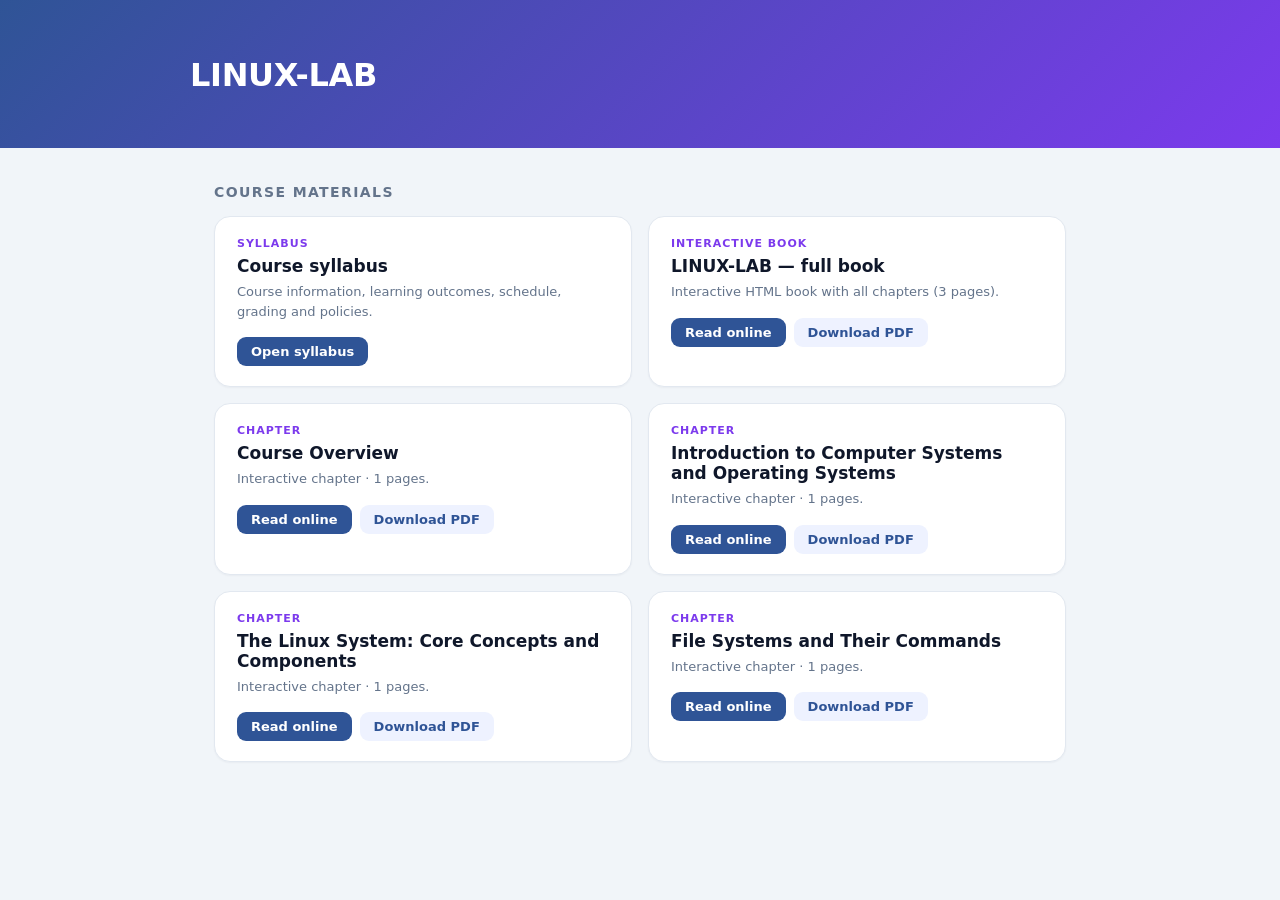
<file: index.html>
<!DOCTYPE html>
<html lang="en">
<head>
<meta charset="utf-8">
<meta name="viewport" content="width=device-width, initial-scale=1">
<title>LINUX-LAB</title>
<style>
  :root { --accent:#2f5496; --accent-2:#7c3aed; --border:#e2e8f0; --muted:#64748b; }
  * { box-sizing:border-box; }
  body { font-family:"Segoe UI",system-ui,Arial,sans-serif; margin:0; background:#f1f5f9; color:#0f172a; }
  .hero { background:linear-gradient(135deg,#2f5496,#7c3aed); color:#fff; padding:56px 24px 44px; }
  .hero .inner { max-width:900px; margin:0 auto; }
  .hero h1 { font-size:32px; margin:0 0 10px; letter-spacing:-.01em; }
  .hero .meta { margin:0; opacity:.9; font-size:15px; }
  .hero .who { margin:6px 0 0; opacity:.8; font-size:14px; }
  main { max-width:900px; margin:0 auto; padding:36px 24px 64px; }
  h2 { font-size:14px; text-transform:uppercase; letter-spacing:.1em; color:var(--muted); margin:0 0 16px; }
  .grid { display:grid; gap:16px; grid-template-columns:1fr; }
  @media (min-width:680px){ .grid { grid-template-columns:1fr 1fr; } }
  .card { display:flex; flex-direction:column; gap:6px; padding:20px 22px; border:1px solid var(--border);
          border-radius:16px; background:#fff; box-shadow:0 1px 2px rgba(15,23,42,.04); transition:.15s; }
  .card:hover { border-color:var(--accent); box-shadow:0 10px 28px rgba(47,84,150,.14); transform:translateY(-2px); }
  .tag { font-size:11px; font-weight:700; letter-spacing:.09em; text-transform:uppercase; color:var(--accent-2); }
  .name { font-size:17px; font-weight:700; }
  .desc { font-size:13px; color:var(--muted); line-height:1.5; }
  .actions { margin-top:10px; display:flex; gap:8px; flex-wrap:wrap; }
  .btn { display:inline-block; padding:7px 14px; border-radius:9px; background:var(--accent); color:#fff;
         font-size:13px; font-weight:600; text-decoration:none; transition:.15s; }
  .btn:hover { filter:brightness(1.08); }
  .btn.ghost { background:#eef2ff; color:var(--accent); }
  .btn.ghost:hover { background:#e0e7ff; }
  .empty { color:var(--muted); }
</style>
</head>
<body>
  <header class="hero">
    <div class="inner">
      <h1>LINUX-LAB</h1>
      
      
    </div>
  </header>
  <main>
    <h2>Course materials</h2>
    <div class="grid">
      <div class="card">
        <span class="tag">Syllabus</span>
        <span class="name">Course syllabus</span>
        <span class="desc">Course information, learning outcomes, schedule, grading and policies.</span>
        <div class="actions"><a class="btn" href="./syllabus/">Open syllabus</a></div>
      </div>
      <div class="card">
        <span class="tag">Interactive book</span>
        <span class="name">LINUX-LAB &mdash; full book</span>
        <span class="desc">Interactive HTML book with all chapters (3 pages).</span>
        <div class="actions"><a class="btn" href="./book/">Read online</a><a class="btn ghost" href="./book/book.pdf">Download PDF</a></div>
      </div>
      <div class="card">
        <span class="tag">Chapter</span>
        <span class="name">Course Overview</span>
        <span class="desc">Interactive chapter &middot; 1 pages.</span>
        <div class="actions"><a class="btn" href="./chapters/linux-lab/">Read online</a><a class="btn ghost" href="./chapters/linux-lab/chapter.pdf">Download PDF</a></div>
      </div>
      <div class="card">
        <span class="tag">Chapter</span>
        <span class="name">Introduction to Computer Systems and Operating Systems</span>
        <span class="desc">Interactive chapter &middot; 1 pages.</span>
        <div class="actions"><a class="btn" href="./chapters/ch-muz4yac5-19nf24/">Read online</a><a class="btn ghost" href="./chapters/ch-muz4yac5-19nf24/chapter.pdf">Download PDF</a></div>
      </div>
      <div class="card">
        <span class="tag">Chapter</span>
        <span class="name">The Linux System: Core Concepts and Components</span>
        <span class="desc">Interactive chapter &middot; 1 pages.</span>
        <div class="actions"><a class="btn" href="./chapters/ch-muz93tk2-oizpco/">Read online</a><a class="btn ghost" href="./chapters/ch-muz93tk2-oizpco/chapter.pdf">Download PDF</a></div>
      </div>
      <div class="card">
        <span class="tag">Chapter</span>
        <span class="name">File Systems and Their Commands</span>
        <span class="desc">Interactive chapter &middot; 1 pages.</span>
        <div class="actions"><a class="btn" href="./chapters/ch-mvi9gi7x-1elk35/">Read online</a><a class="btn ghost" href="./chapters/ch-mvi9gi7x-1elk35/chapter.pdf">Download PDF</a></div>
      </div>
    </div>
    
  </main>
</body>
</html>
</file>
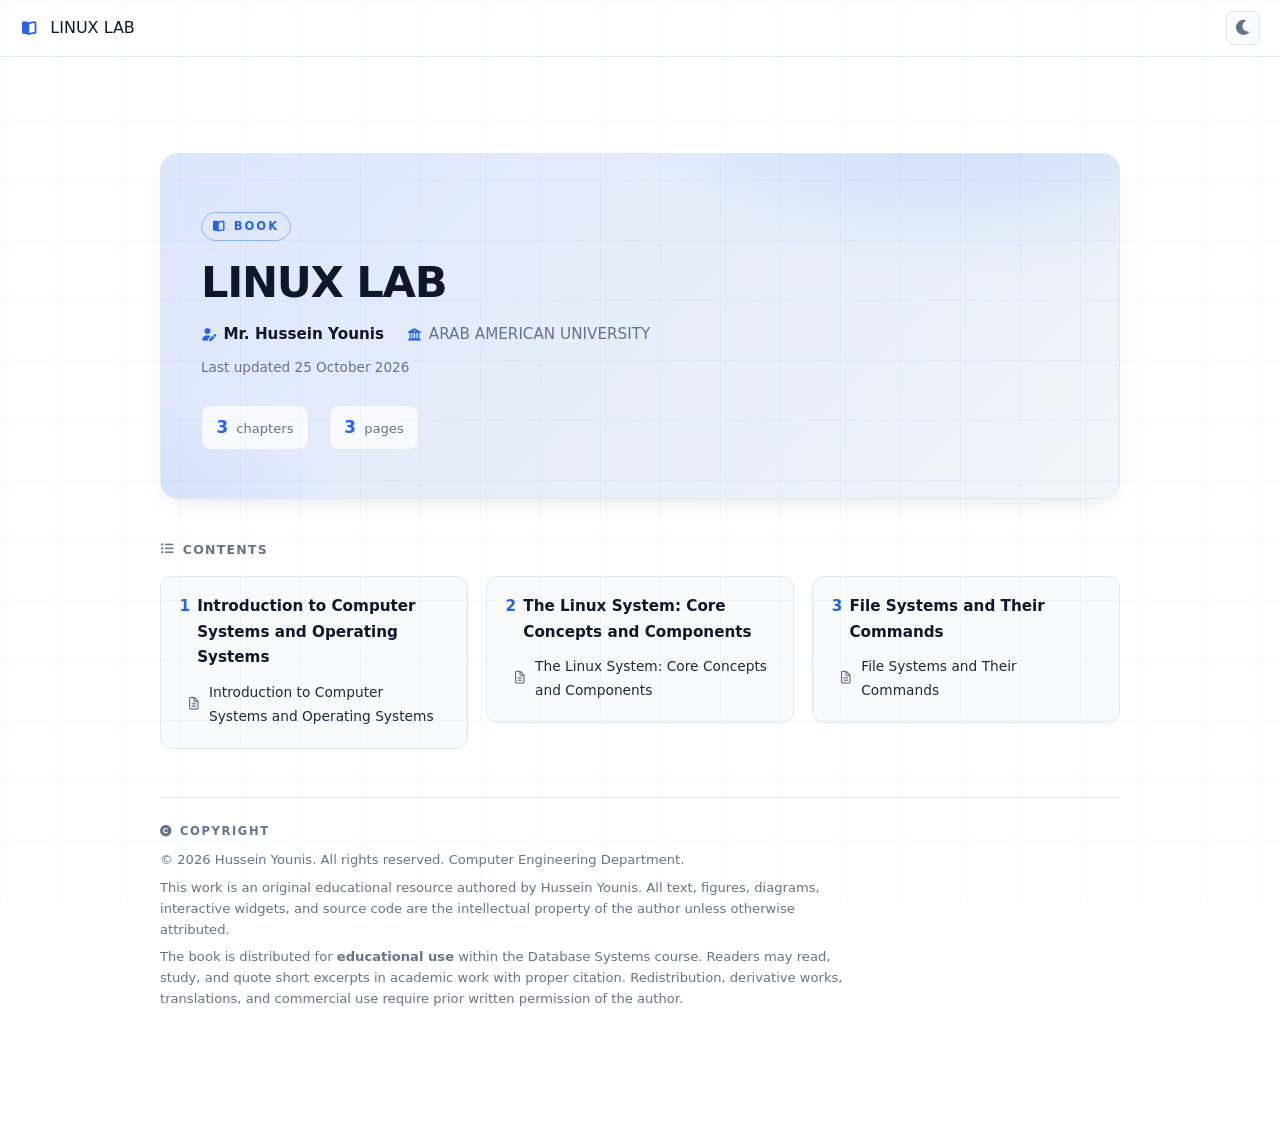
<file: book/index.html>
<!doctype html>
<html lang="en" data-book-theme="light">
<head>
<meta charset="utf-8">
<meta name="viewport" content="width=device-width, initial-scale=1.0">
<meta name="generator" content="course-authoring-studio">

<title>LINUX LAB — Mr. Hussein Younis</title>
<!-- CSS Stack (in order):
     1. {theme}.css — CSS variables (--r-*) remapped to book palette
     2. master.css — General element styles (.note, .callout, .card, .timeline, etc.)
     3. design-utilities.css — Generated utility classes from design-tokens.json
     4. book.css — Book layout styles (.book-frame, .book-sidebar, .book-content, etc.)
-->
<link rel="stylesheet" href="default.css">
<link rel="stylesheet" href="master.css">
<link rel="stylesheet" href="design-utilities.css">
<link rel="stylesheet" href="book.css">
<link rel="stylesheet" href="glightbox/glightbox.min.css">
<link rel="stylesheet" href="katex.min.css">
<link rel="stylesheet" href="vendor/fontawesome/css/all.min.css">
</head>
<body class="book book-theme-default" data-book>

<header class="book-topbar book-topbar-index">
  <span class="book-topbar-title"><i class="fa-solid fa-book-open" aria-hidden="true"></i> LINUX LAB</span>
  
  <button type="button" class="book-theme-toggle" id="book-theme-toggle" aria-label="Toggle theme" title="Toggle light/dark mode">
  <i class="fa-solid fa-moon book-theme-icon-moon"></i>
  <i class="fa-solid fa-sun book-theme-icon-sun"></i>
</button>
</header>
<main class="book-content book-site-index-wrap">

<div class="book-site-index">
  
<section class="book-site-cover">
  <div class="book-site-cover-inner">
    
    <span class="book-site-cover-kicker"><i class="fa-solid fa-book-open" aria-hidden="true"></i> BOOK</span>
    <h1 class="book-site-index-title">LINUX LAB</h1>
    
    <div class="book-cover-byline"><span class="book-cover-author"><i class="fa-solid fa-user-pen" aria-hidden="true"></i> Mr. Hussein Younis</span><span class="book-cover-affiliation"><i class="fa-solid fa-building-columns" aria-hidden="true"></i> ARAB AMERICAN UNIVERSITY</span></div>
    <p class="book-cover-dates"><span class="book-cover-date">Last updated 25 October 2026</span></p>
    
    <div class="book-site-cover-stats">
        <span class="book-site-cover-stat"><strong>3</strong> chapters</span>
        <span class="book-site-cover-stat"><strong>3</strong> pages</span>
      </div>
  </div>
</section>
  <section class="book-site-index-contents">
    <h2 class="book-site-index-nav-heading"><i class="fa-solid fa-list-ul" aria-hidden="true"></i> Contents</h2>
    <nav class="book-site-index-nav" aria-label="Chapters">
      
      <section class="book-site-index-chapter">
        <h3 class="book-site-index-chapter-title">
          <span class="book-site-index-chapter-num">1</span>
          <a class="book-site-index-chapter-link" href="./chapter-1.html#ch-ch-muz4yac5-19nf24">Introduction to Computer Systems and Operating Systems</a>
        </h3>
        <ul class="book-site-index-pages">
          <li><a href="./chapter-1.html#ch-ch-muz4yac5-19nf24"><i class="fa-regular fa-file-lines book-site-index-page-icon" aria-hidden="true"></i>Introduction to Computer Systems and Operating Systems</a></li>
        </ul>
      </section>

      <section class="book-site-index-chapter">
        <h3 class="book-site-index-chapter-title">
          <span class="book-site-index-chapter-num">2</span>
          <a class="book-site-index-chapter-link" href="./chapter-2.html#ch-ch-muz93tk2-oizpco">The Linux System: Core Concepts and Components</a>
        </h3>
        <ul class="book-site-index-pages">
          <li><a href="./chapter-2.html#ch-ch-muz93tk2-oizpco"><i class="fa-regular fa-file-lines book-site-index-page-icon" aria-hidden="true"></i>The Linux System: Core Concepts and Components</a></li>
        </ul>
      </section>

      <section class="book-site-index-chapter">
        <h3 class="book-site-index-chapter-title">
          <span class="book-site-index-chapter-num">3</span>
          <a class="book-site-index-chapter-link" href="./chapter-3.html#ch-ch-mvi9gi7x-1elk35">File Systems and Their Commands</a>
        </h3>
        <ul class="book-site-index-pages">
          <li><a href="./chapter-3.html#ch-ch-mvi9gi7x-1elk35"><i class="fa-regular fa-file-lines book-site-index-page-icon" aria-hidden="true"></i>File Systems and Their Commands</a></li>
        </ul>
      </section>
    </nav>
  </section>
  
<section class="book-copyright-notice">
  <div class="book-copyright-notice-inner">
    <span class="book-copyright-notice-label"><i class="fa-solid fa-copyright" aria-hidden="true"></i> Copyright</span>
    <div class="book-copyright-notice-body"><p>© 2026 Hussein Younis. All rights reserved. Computer Engineering Department.</p><p>This work is an original educational resource authored by Hussein Younis. All text, figures, diagrams, interactive widgets, and source code are the intellectual property of the author unless otherwise attributed.</p><p>The book is distributed for <strong>educational use</strong> within the Database Systems course. Readers may read, study, and quote short excerpts in academic work with proper citation. Redistribution, derivative works, translations, and commercial use require prior written permission of the author.</p></div>
  </div>
</section>
</div>
</main>
<script>
window.BOOK_DATA = {"sidebar":false,"toc":false,"tocDepth":0,"searchEnabled":false,"themeToggle":true,"pageOnly":true,"headings":[],"pages":[{"id":"ch-ch-muz4yac5-19nf24","title":"Introduction to Computer Systems and Operating Systems","section":null,"chapterLabel":"1"},{"id":"ch-ch-muz93tk2-oizpco","title":"The Linux System: Core Concepts and Components","section":null,"chapterLabel":"2"},{"id":"ch-ch-mvi9gi7x-1elk35","title":"File Systems and Their Commands","section":null,"chapterLabel":"3"}],"searchIndex":null};
</script>
<script src="book.js"></script>
</body>
</html>
</file>
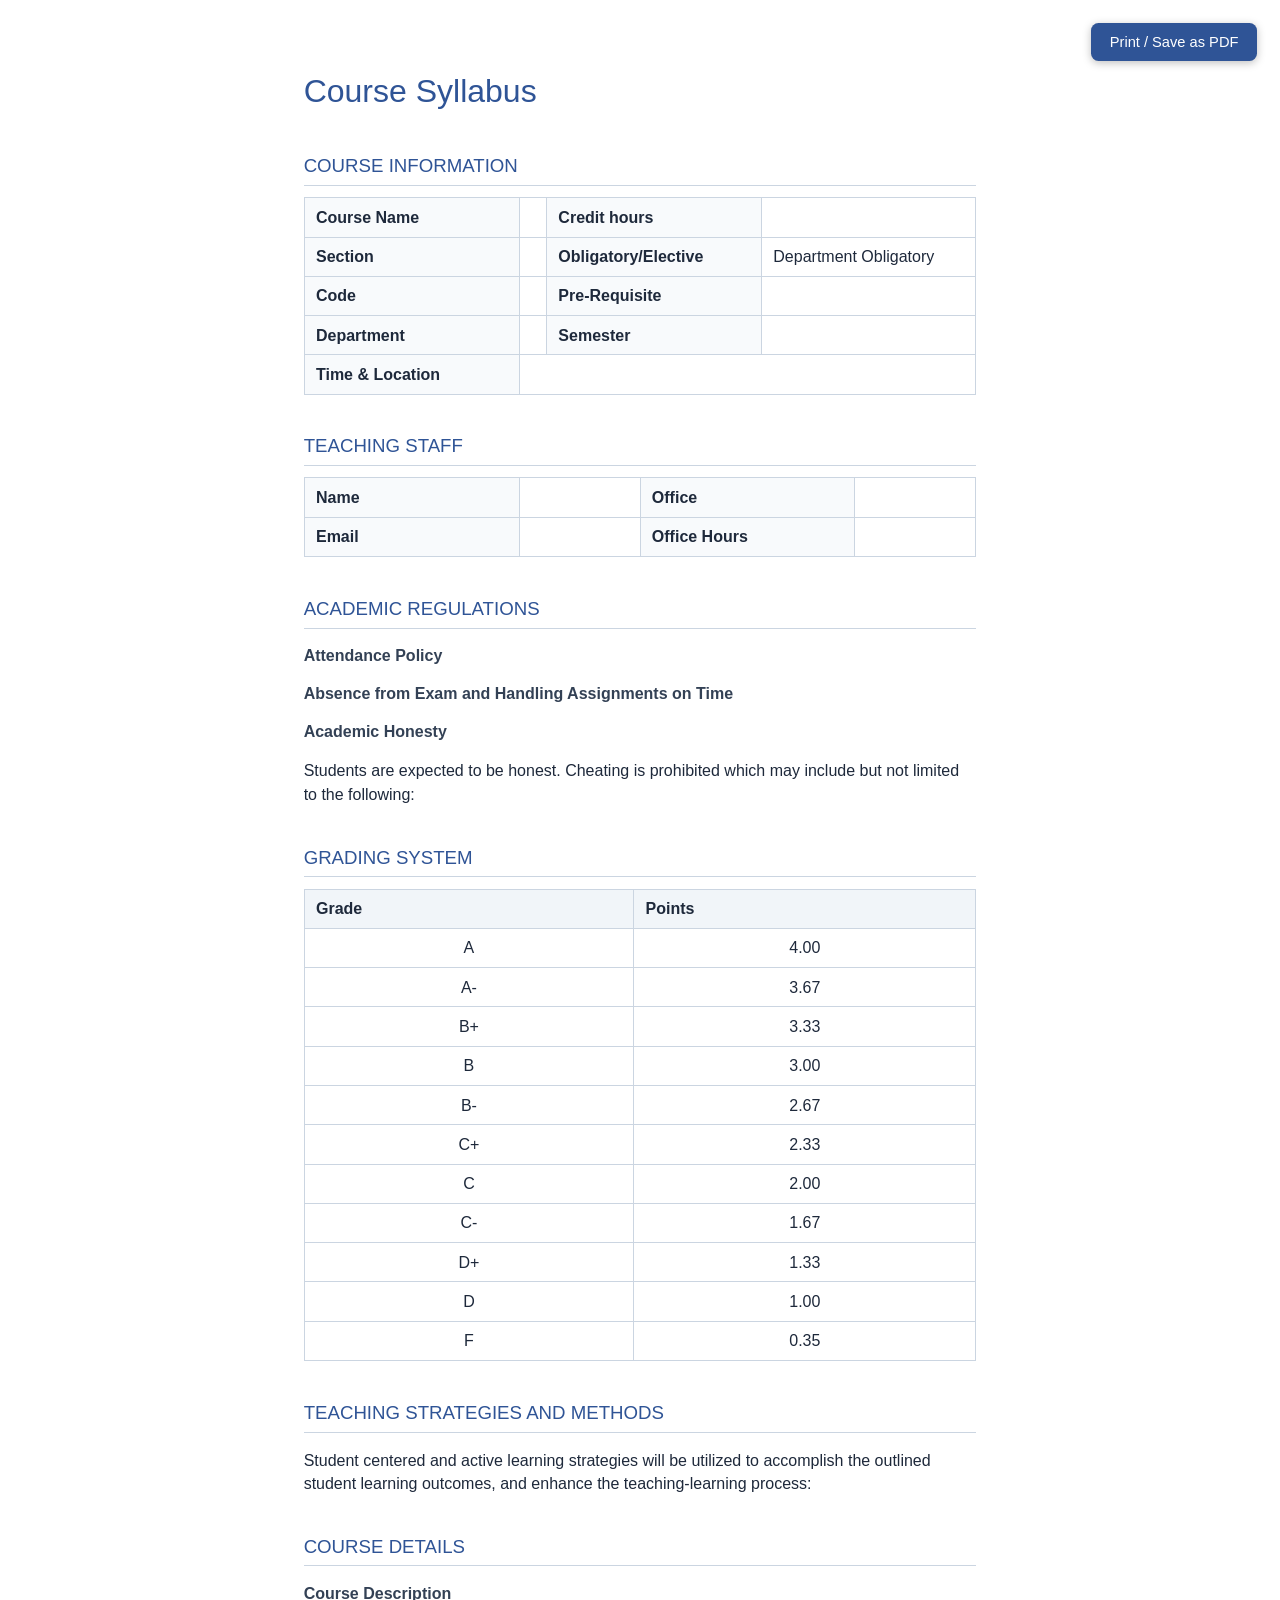
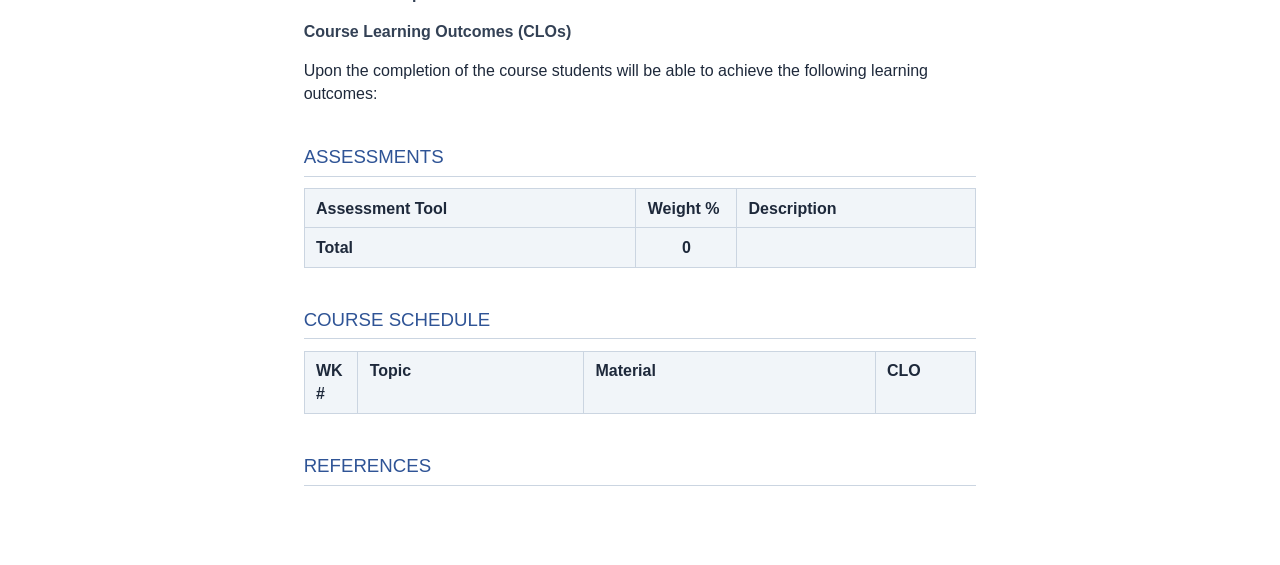
<file: syllabus/index.html>
<!DOCTYPE html>
<html lang="en">
<head>
<meta charset="utf-8">
<title>Course Syllabus</title>
<style>
  :root {
    --accent: #2f5496;
    --border: #cbd5e1;
    --muted: #64748b;
  }
  * { box-sizing: border-box; }
  body {
    font-family: Calibri, "Segoe UI", Arial, sans-serif;
    font-size: 12pt;
    line-height: 1.45;
    color: #1e293b;
    max-width: 210mm;
    margin: 0 auto;
    padding: 18mm 16mm;
    background: #fff;
  }
  h1 { font-size: 24pt; font-weight: normal; color: var(--accent); margin: 0 0 2mm; }
  .doc-kicker { text-transform: uppercase; letter-spacing: .12em; font-size: 9pt; color: var(--muted); margin-bottom: 8mm; }
  h2 {
    font-size: 14pt; color: var(--accent); font-weight: normal;
    border-bottom: 1px solid var(--border); padding-bottom: 1.5mm;
    margin: 10mm 0 3mm;
  }
  table { width: 100%; border-collapse: collapse; margin: 2mm 0 4mm; }
  th, td { border: 1px solid var(--border); padding: 2mm 3mm; vertical-align: top; text-align: left; }
  th { background: #f1f5f9; font-weight: bold; }
  .info td:nth-child(odd) { width: 32%; background: #f8fafc; font-weight: 600; }
  .center { text-align: center; }
  .matrix td.check, .matrix th { text-align: center; }
  .matrix td.rowhead { font-weight: 600; width: 20%; }
  ol, ul { margin: 2mm 0 4mm; padding-left: 7mm; }
  li { margin-bottom: 1.5mm; }
  .note {
    background: #fffbeb; border: 1px solid #fcd34d; border-radius: 2mm;
    padding: 2.5mm 3.5mm; margin: 2mm 0 4mm;
  }
  .linkbox {
    background: #eff6ff; border: 1px solid #bfdbfe; border-radius: 2mm;
    padding: 2.5mm 3.5mm; margin: 3mm 0;
  }
  a { color: var(--accent); word-break: break-all; }
  .clo-item { margin-bottom: 3mm; }
  .clo-title { font-weight: bold; color: var(--accent); }
  .print-btn {
    position: fixed; top: 6mm; right: 6mm;
    background: var(--accent); color: #fff; border: none; border-radius: 2mm;
    padding: 3mm 5mm; font-size: 11pt; cursor: pointer;
    box-shadow: 0 2px 8px rgba(0,0,0,.25);
  }
  @page { size: A4; margin: 0; }
  @media print {
    .print-btn { display: none; }
    body { padding: 14mm 16mm; }
  }
</style>
</head>
<body>
<button class="print-btn" onclick="window.print()">Print / Save as PDF</button>

<h1>Course Syllabus</h1>
<div class="doc-kicker"></div>


<h2>COURSE INFORMATION</h2>
<table class="info">
  <tr><td>Course Name</td><td></td><td>Credit hours</td><td></td></tr>
  <tr><td>Section</td><td></td><td>Obligatory/Elective</td><td>Department Obligatory</td></tr>
  <tr><td>Code</td><td></td><td>Pre-Requisite</td><td></td></tr>
  <tr><td>Department</td><td></td><td>Semester</td><td></td></tr>
  <tr><td>Time &amp; Location</td><td colspan="3"></td></tr>
</table>

<h2>TEACHING STAFF</h2>
<table class="info">
  <tr><td>Name</td><td></td><td>Office</td><td></td></tr>
  <tr><td>Email</td><td></td><td>Office Hours</td><td></td></tr>
</table>

<h2>ACADEMIC REGULATIONS</h2>
<h3 style="font-size:12pt;color:#334155;margin:4mm 0 1.5mm;">Attendance Policy</h3>

<h3 style="font-size:12pt;color:#334155;margin:4mm 0 1.5mm;">Absence from Exam and Handling Assignments on Time</h3>
<ol></ol>
<h3 style="font-size:12pt;color:#334155;margin:4mm 0 1.5mm;">Academic Honesty</h3>
<p>Students are expected to be honest. Cheating is prohibited which may include but not limited to the following:</p>
<ul></ul>


<h2>GRADING SYSTEM</h2>
<table>
  <tr><th>Grade</th><th>Points</th></tr>
  <tr><td class="center">A</td><td class="center">4.00</td></tr><tr><td class="center">A-</td><td class="center">3.67</td></tr><tr><td class="center">B+</td><td class="center">3.33</td></tr><tr><td class="center">B</td><td class="center">3.00</td></tr><tr><td class="center">B-</td><td class="center">2.67</td></tr><tr><td class="center">C+</td><td class="center">2.33</td></tr><tr><td class="center">C</td><td class="center">2.00</td></tr><tr><td class="center">C-</td><td class="center">1.67</td></tr><tr><td class="center">D+</td><td class="center">1.33</td></tr><tr><td class="center">D</td><td class="center">1.00</td></tr><tr><td class="center">F</td><td class="center">0.35</td></tr>
</table>

<h2>TEACHING STRATEGIES AND METHODS</h2>
<p>Student centered and active learning strategies will be utilized to accomplish the outlined student learning outcomes, and enhance the teaching-learning process:</p>
<ul>
  
</ul>

<h2>COURSE DETAILS</h2>
<h3 style="font-size:12pt;color:#334155;margin:4mm 0 1.5mm;">Course Description</h3>

<h3 style="font-size:12pt;color:#334155;margin:4mm 0 1.5mm;">Course Learning Outcomes (CLOs)</h3>
<p>Upon the completion of the course students will be able to achieve the following learning outcomes:</p>
<ol>
  
</ol>



<h2>ASSESSMENTS</h2>
<table>
  <tr><th>Assessment Tool</th><th style="width:15%;">Weight %</th><th>Description</th></tr>
  
  <tr><th>Total</th><th class="center">0</th><th></th></tr>
</table>

<h2>COURSE SCHEDULE</h2>
<table>
  <tr><th style="width:8%;">WK #</th><th>Topic</th><th>Material</th><th style="width:15%;">CLO</th></tr>
  
</table>

<h2>REFERENCES</h2>




</body>
</html>
</file>
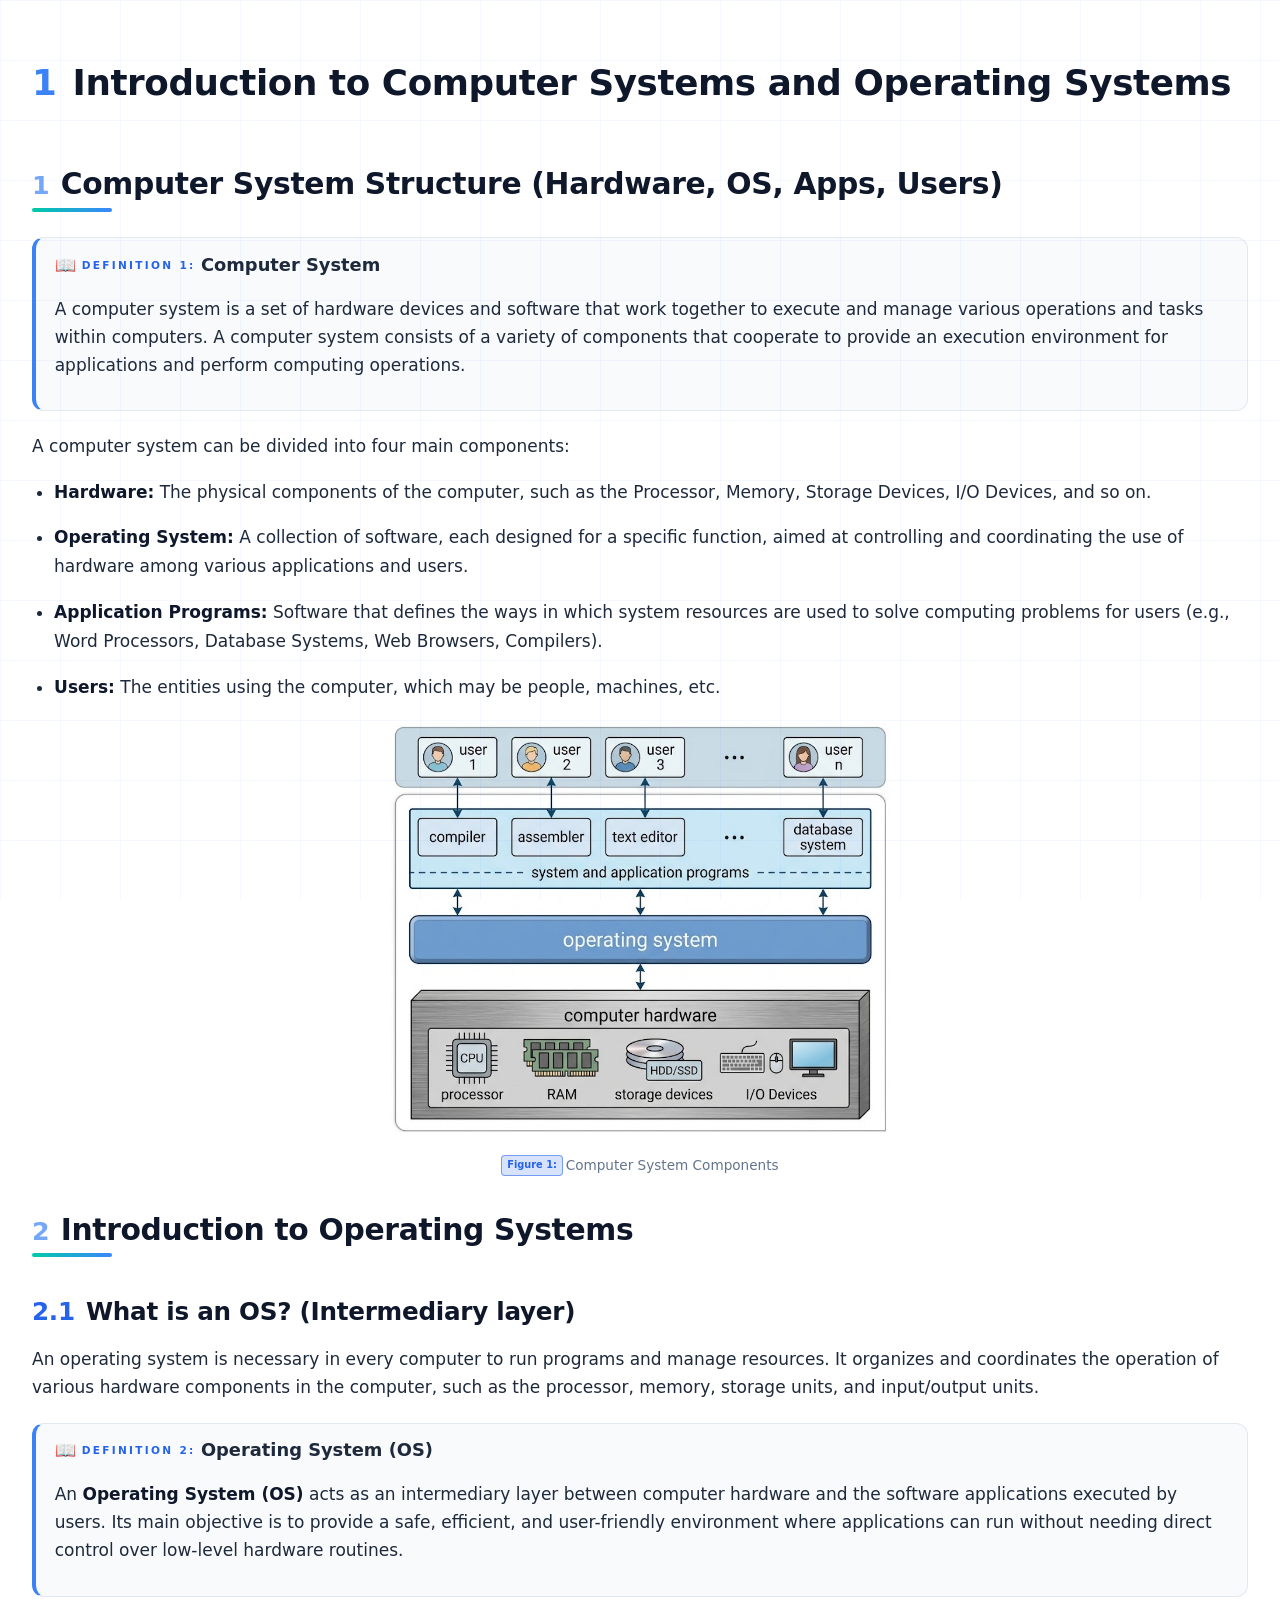
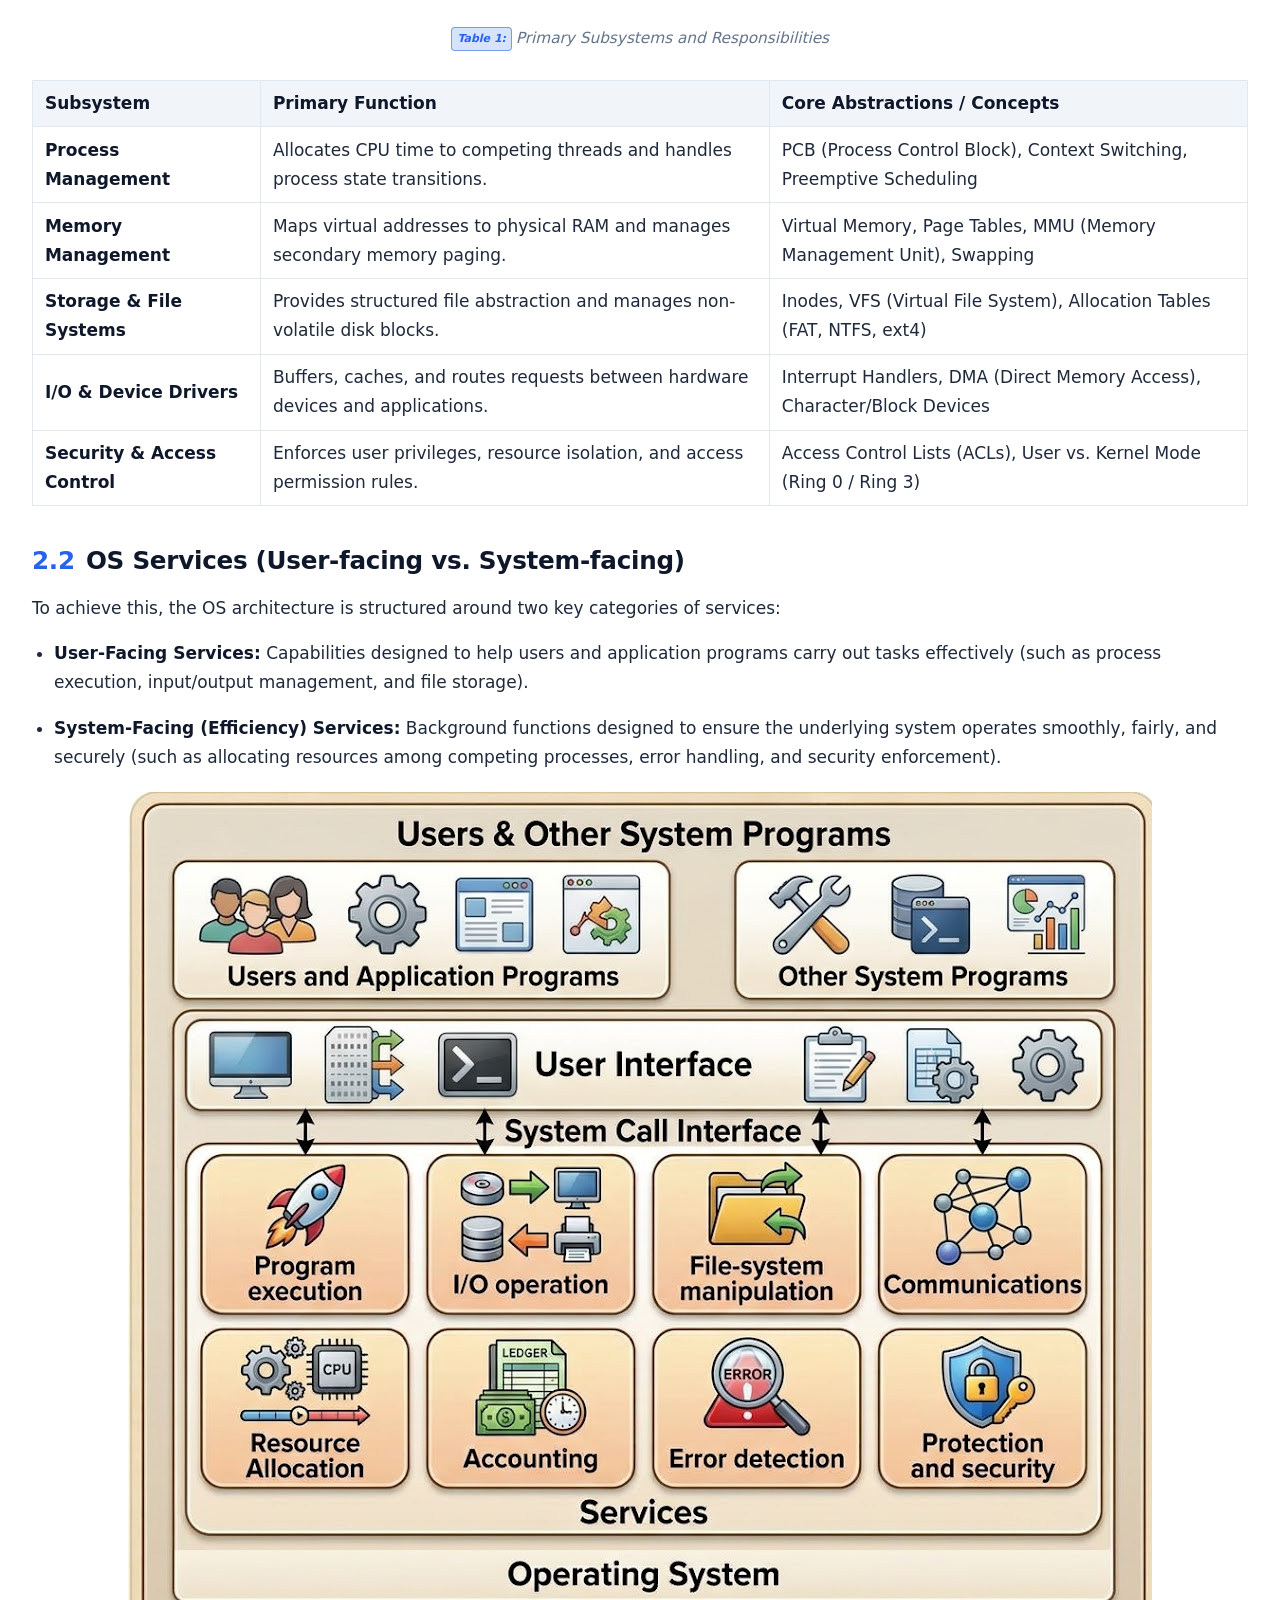
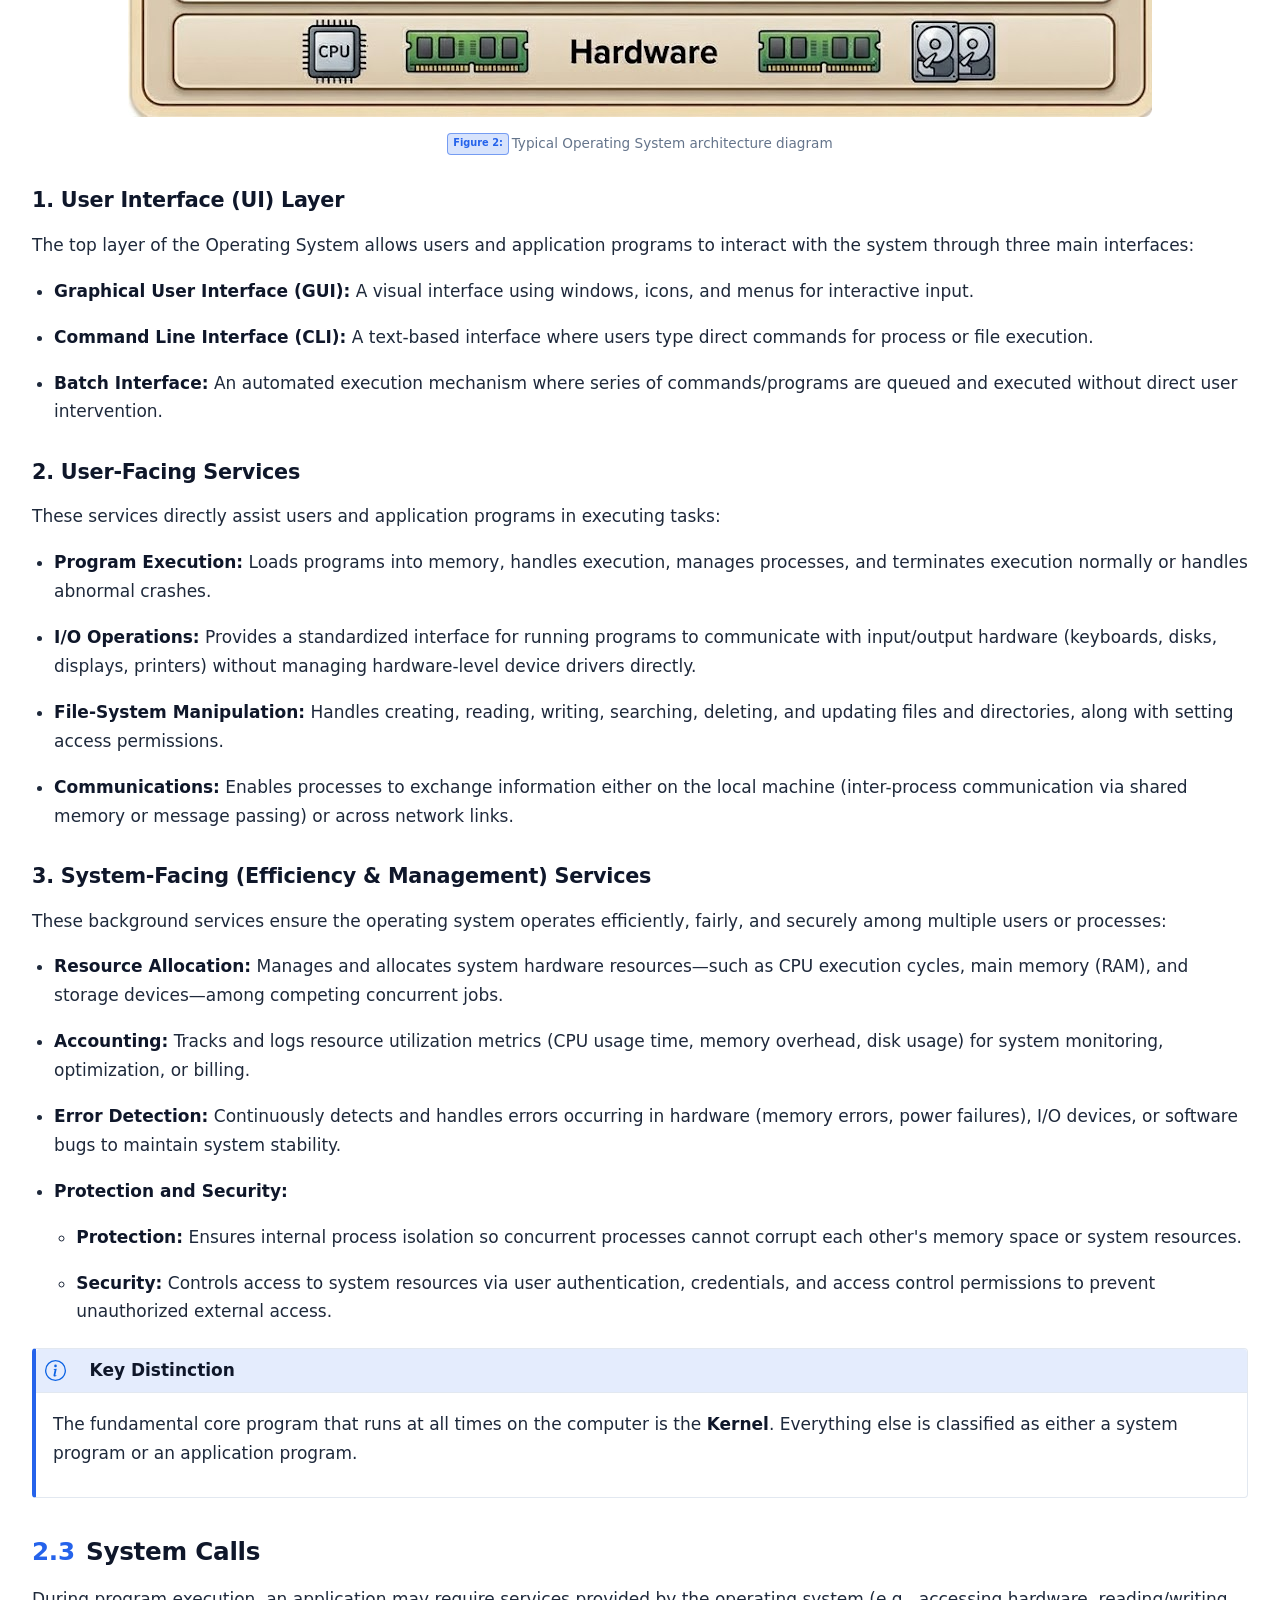
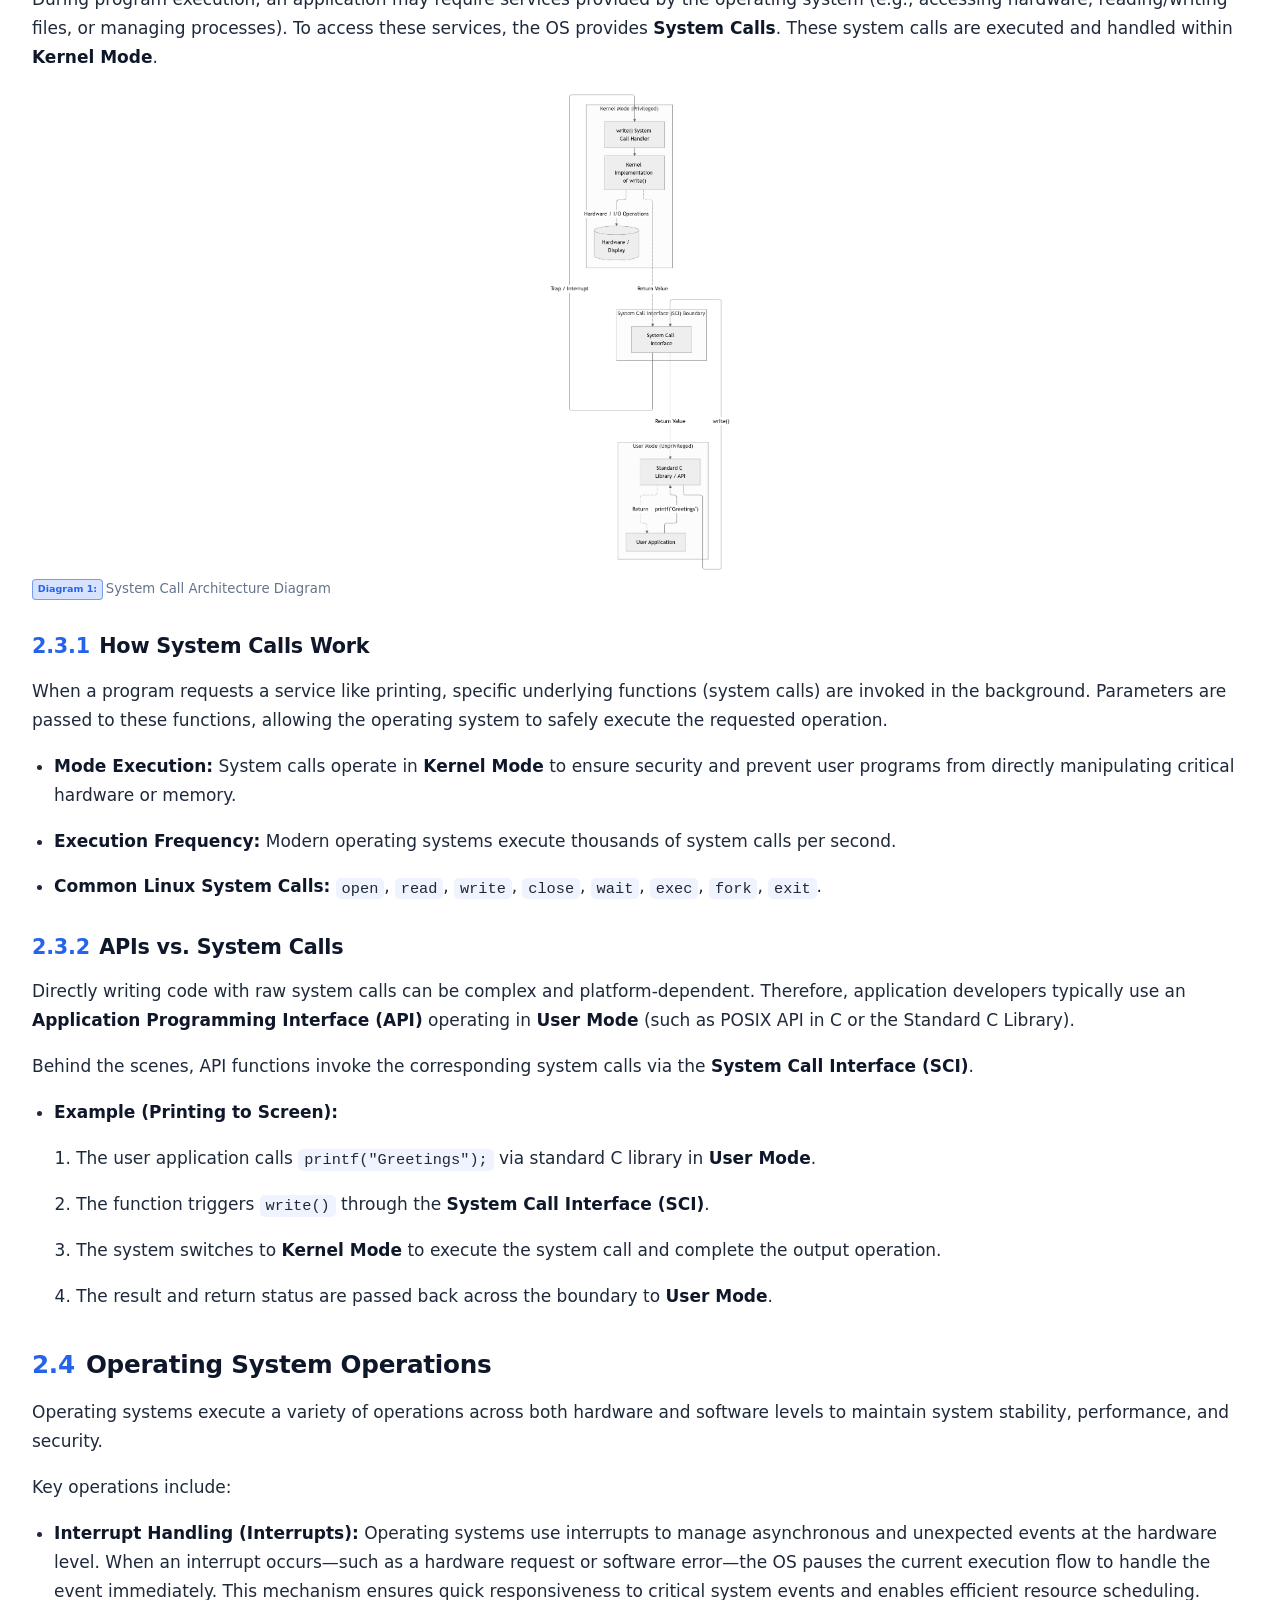
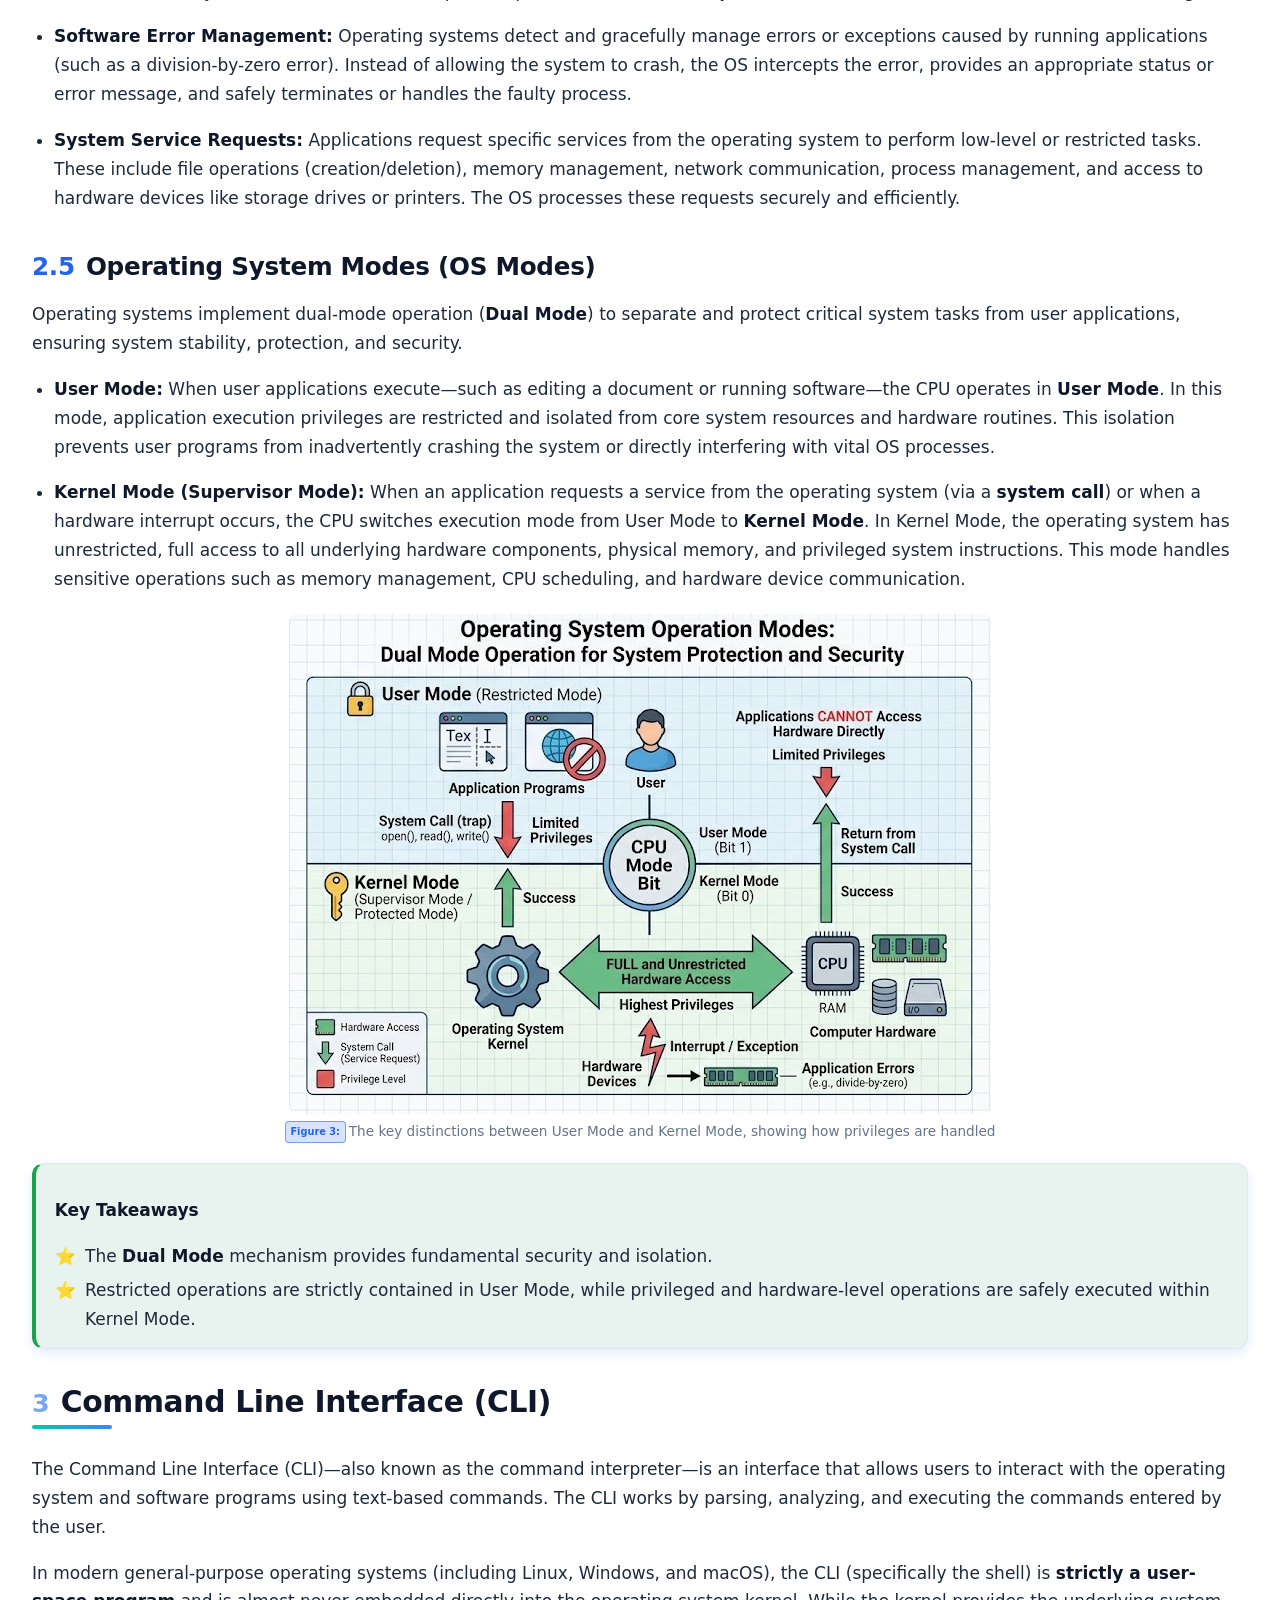
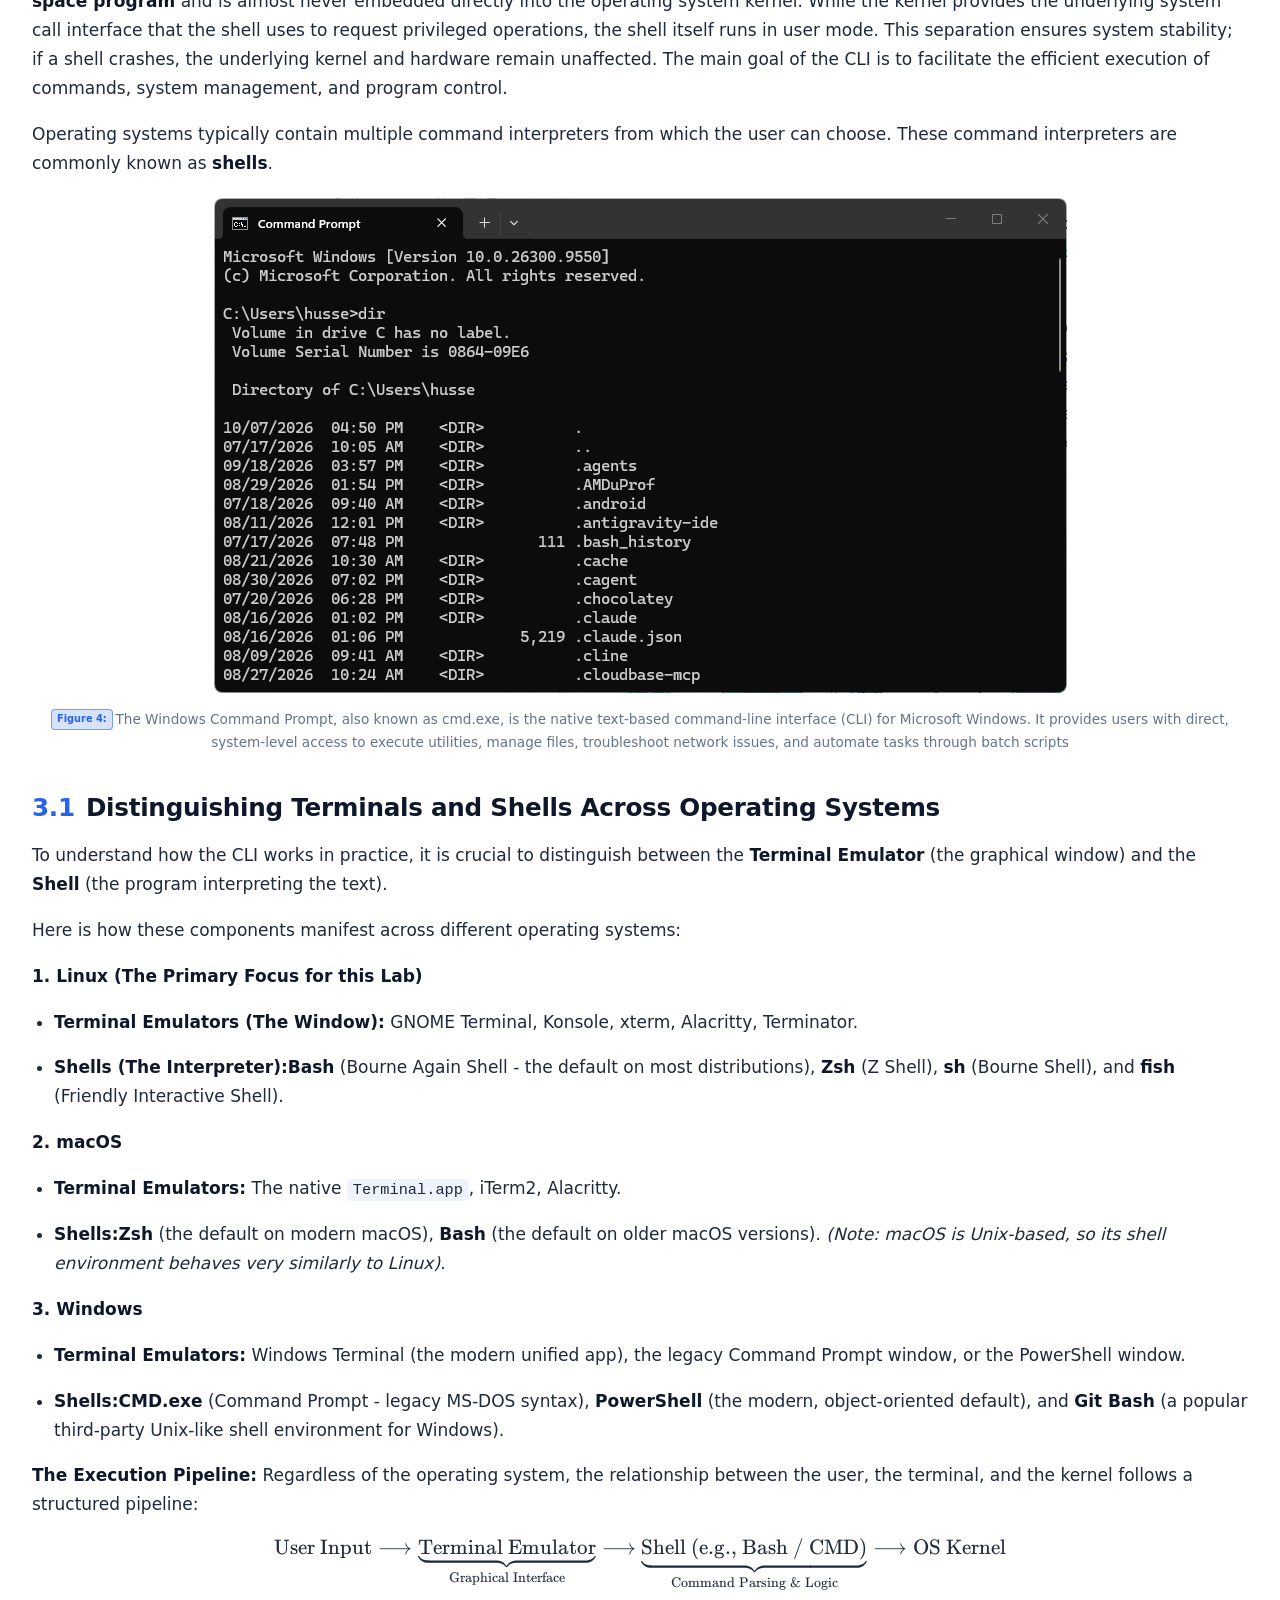
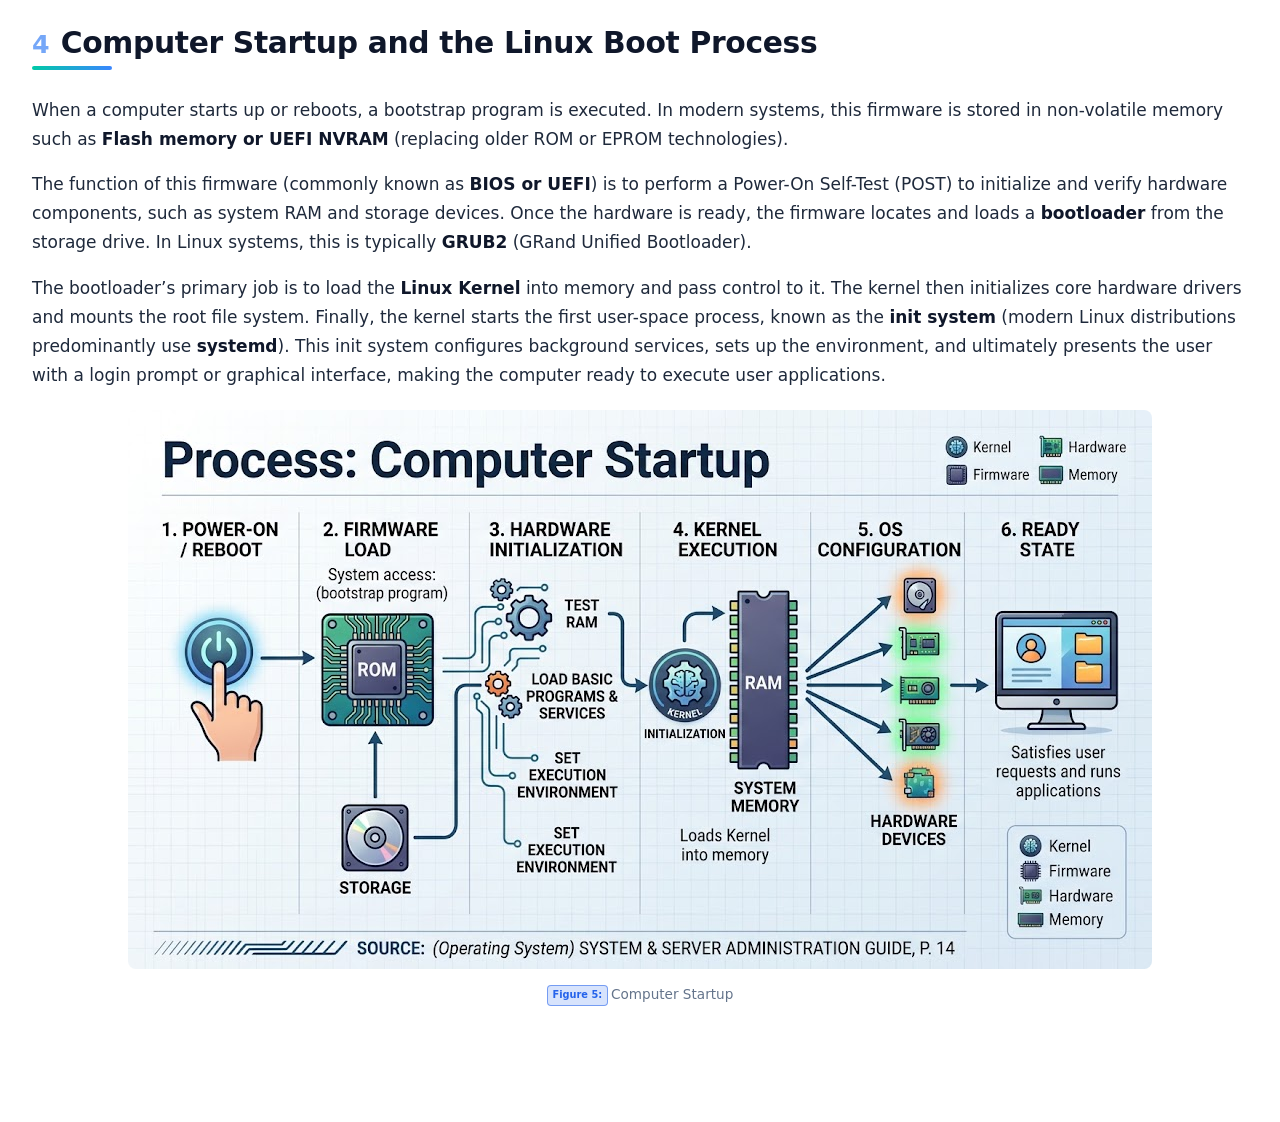
<file: chapters/ch-muz4yac5-19nf24/index.html>
<!doctype html>
<html lang="en" data-book-theme="light">
<head>
<meta charset="utf-8">
<meta name="viewport" content="width=device-width, initial-scale=1.0">
<meta name="generator" content="course-authoring-studio">

<title>Introduction to Computer Systems and Operating Systems — Mr. Hussein Younis</title>
<!-- CSS Stack (in order):
     1. {theme}.css — CSS variables (--r-*) remapped to book palette
     2. master.css — General element styles (.note, .callout, .card, .timeline, etc.)
     3. design-utilities.css — Generated utility classes from design-tokens.json
     4. book.css — Book layout styles (.book-frame, .book-sidebar, .book-content, etc.)
-->
<link rel="stylesheet" href="default.css">
<link rel="stylesheet" href="master.css">
<link rel="stylesheet" href="design-utilities.css">
<link rel="stylesheet" href="book.css">
<link rel="stylesheet" href="glightbox/glightbox.min.css">
<link rel="stylesheet" href="katex.min.css">
<link rel="stylesheet" href="vendor/fontawesome/css/all.min.css">

</head>
<body class="book book-theme-default" data-book>
<main class="book-content">

<article id="ch-ch-muz4yac5-19nf24" class="book-page " data-page-type="page">
<section class="book-chapter-intro"><h1 id="ch-ch-muz4yac5-19nf24--introduction-to-computer-systems-and-operating-systems" class="book-chapter-title"><span class="book-heading-number">1</span>Introduction to Computer Systems and Operating Systems</h1></section>

<section class="section-container "><h1 id="ch-ch-muz4yac5-19nf24--computer-system-structure-hardware-os-apps-users" class="section-title book-heading"><span class="section-number">1</span>Computer System Structure (Hardware, OS, Apps, Users)</h1></section>

<div class="def-box "><p class="def-title"><span class="def-icon">📖</span><span class="def-label"></span><span class="def-text">Computer System</span></p><div class="def-content"><p>A computer system is a set of hardware devices and software that work together to execute and manage various operations and tasks within computers. A computer system consists of a variety of components that cooperate to provide an execution environment for applications and perform computing operations.</p></div></div>

<p>A computer system can be divided into four main components:</p><ul style="list-style-type:disc"><li><p><strong>Hardware:</strong> The physical components of the computer, such as the Processor, Memory, Storage Devices, I/O Devices, and so on.</p></li><li><p><strong>Operating System:</strong> A collection of software, each designed for a specific function, aimed at controlling and coordinating the use of hardware among various applications and users.</p><p></p></li><li><p><strong>Application Programs:</strong> Software that defines the ways in which system resources are used to solve computing problems for users (e.g., Word Processors, Database Systems, Web Browsers, Compilers).</p><p></p></li><li><p><strong>Users:</strong> The entities using the computer, which may be people, machines, etc.</p><p></p></li></ul>

<figure class="figure-img fig-center"><a href="images/612247c6-c410-4d5f-9c42-2610df2060f9.jpg" class="glightbox"><img src="images/612247c6-c410-4d5f-9c42-2610df2060f9.jpg" alt="Computer System Components" width="500" data-preview-image="images/612247c6-c410-4d5f-9c42-2610df2060f9.jpg"></a><figcaption class="fig-caption"><span class="fig-num badge badge-teal">Figure 1:</span>Computer System Components</figcaption></figure>

<section class="section-container "><h1 id="ch-ch-muz4yac5-19nf24--introduction-to-operating-systems" class="section-title book-heading"><span class="section-number">2</span>Introduction to Operating Systems</h1></section>

<h2 id="ch-ch-muz4yac5-19nf24--what-is-an-os-intermediary-layer" class="book-heading "><span class="book-heading-number">2.1</span>What is an OS? (Intermediary layer)</h2>

<div class=""><p>An operating system is necessary in every computer to run programs and manage resources. It organizes and coordinates the operation of various hardware components in the computer, such as the processor, memory, storage units, and input/output units.</p></div>

<div class="def-box "><p class="def-title"><span class="def-icon">📖</span><span class="def-label"></span><span class="def-text">Operating System (OS)</span></p><div class="def-content"><p>An <strong>Operating System (OS)</strong> acts as an intermediary layer between computer hardware and the software applications executed by users. Its main objective is to provide a safe, efficient, and user-friendly environment where applications can run without needing direct control over low-level hardware routines.</p></div></div>

<div class="tbl-caption"><span class="table-num badge badge-teal">Table 1:</span>Primary Subsystems and Responsibilities</div><table><thead><tr><th><strong>Subsystem</strong></th><th><strong>Primary Function</strong></th><th><strong>Core Abstractions / Concepts</strong></th></tr></thead><tbody><tr><td><strong>Process Management</strong></td><td>Allocates CPU time to competing threads and handles process state transitions.</td><td>PCB (Process Control Block), Context Switching, Preemptive Scheduling</td></tr><tr><td><strong>Memory Management</strong></td><td>Maps virtual addresses to physical RAM and manages secondary memory paging.</td><td>Virtual Memory, Page Tables, MMU (Memory Management Unit), Swapping</td></tr><tr><td><strong>Storage &amp; File Systems</strong></td><td>Provides structured file abstraction and manages non-volatile disk blocks.</td><td>Inodes, VFS (Virtual File System), Allocation Tables (FAT, NTFS, ext4)</td></tr><tr><td><strong>I/O &amp; Device Drivers</strong></td><td>Buffers, caches, and routes requests between hardware devices and applications.</td><td>Interrupt Handlers, DMA (Direct Memory Access), Character/Block Devices</td></tr><tr><td><strong>Security &amp; Access Control</strong></td><td>Enforces user privileges, resource isolation, and access permission rules.</td><td>Access Control Lists (ACLs), User vs. Kernel Mode (Ring 0 / Ring 3)</td></tr></tbody></table>

<h2 id="ch-ch-muz4yac5-19nf24--os-services-user-facing-vs-system-facing" class="book-heading "><span class="book-heading-number">2.2</span>OS Services (User-facing vs. System-facing)</h2>

<p>To achieve this, the OS architecture is structured around two key categories of services:</p><ul style="list-style-type:disc"><li><p><strong>User-Facing Services:</strong> Capabilities designed to help users and application programs carry out tasks effectively (such as process execution, input/output management, and file storage).</p></li><li><p><strong>System-Facing (Efficiency) Services:</strong> Background functions designed to ensure the underlying system operates smoothly, fairly, and securely (such as allocating resources among competing processes, error handling, and security enforcement).</p></li></ul>

<figure class="figure-img fig-center"><a href="images/6327f56b-b702-46db-a93c-7b5de7f98a63.jpg" class="glightbox"><img src="images/6327f56b-b702-46db-a93c-7b5de7f98a63.jpg" alt="Typical Operating System architecture diagram" data-preview-image="images/6327f56b-b702-46db-a93c-7b5de7f98a63.jpg"></a><figcaption class="fig-caption"><span class="fig-num badge badge-teal">Figure 2:</span>Typical Operating System architecture diagram</figcaption></figure>

<div class=""><h3>1. User Interface (UI) Layer</h3><p>The top layer of the Operating System allows users and application programs to interact with the system through three main interfaces:</p><ul><li><p><strong>Graphical User Interface (GUI):</strong> A visual interface using windows, icons, and menus for interactive input.</p></li><li><p><strong>Command Line Interface (CLI):</strong> A text-based interface where users type direct commands for process or file execution.</p></li><li><p><strong>Batch Interface:</strong> An automated execution mechanism where series of commands/programs are queued and executed without direct user intervention.</p></li></ul><h3>2. User-Facing Services</h3><p>These services directly assist users and application programs in executing tasks:</p><ul><li><p><strong>Program Execution:</strong> Loads programs into memory, handles execution, manages processes, and terminates execution normally or handles abnormal crashes.</p></li><li><p><strong>I/O Operations:</strong> Provides a standardized interface for running programs to communicate with input/output hardware (keyboards, disks, displays, printers) without managing hardware-level device drivers directly.</p></li><li><p><strong>File-System Manipulation:</strong> Handles creating, reading, writing, searching, deleting, and updating files and directories, along with setting access permissions.</p></li><li><p><strong>Communications:</strong> Enables processes to exchange information either on the local machine (inter-process communication via shared memory or message passing) or across network links.</p></li></ul><h3>3. System-Facing (Efficiency &amp; Management) Services</h3><p>These background services ensure the operating system operates efficiently, fairly, and securely among multiple users or processes:</p><ul><li><p><strong>Resource Allocation:</strong> Manages and allocates system hardware resources—such as CPU execution cycles, main memory (RAM), and storage devices—among competing concurrent jobs.</p></li><li><p><strong>Accounting:</strong> Tracks and logs resource utilization metrics (CPU usage time, memory overhead, disk usage) for system monitoring, optimization, or billing.</p></li><li><p><strong>Error Detection:</strong> Continuously detects and handles errors occurring in hardware (memory errors, power failures), I/O devices, or software bugs to maintain system stability.</p></li><li><p><strong>Protection and Security:</strong></p><ul><li><p><strong>Protection:</strong> Ensures internal process isolation so concurrent processes cannot corrupt each other's memory space or system resources.</p></li><li><p><strong>Security:</strong> Controls access to system resources via user authentication, credentials, and access control permissions to prevent unauthorized external access.</p></li></ul></li></ul><p></p></div>

<div class="callout callout-note callout-titled callout-style-default "><div class="callout-body"><div class="callout-title"><div class="callout-icon-container"><i class="callout-icon"></i></div><p><strong>Key Distinction</strong></p></div><div class="callout-content"><p>The fundamental core program that runs at all times on the computer is the <strong>Kernel</strong>. Everything else is classified as either a system program or an application program.</p></div></div></div>

<h2 id="ch-ch-muz4yac5-19nf24--system-calls" class="book-heading "><span class="book-heading-number">2.3</span>System Calls</h2>

<div class=""><p>During program execution, an application may require services provided by the operating system (e.g., accessing hardware, reading/writing files, or managing processes). To access these services, the OS provides <strong>System Calls</strong>. These system calls are executed and handled within <strong>Kernel Mode</strong>.</p></div>

<div class="mermaid-card"><div class="mermaid-card-body"><a href="mermaid-b164cd900919b2b682f5e628beb6696b.png" class="glightbox" data-title="System Call Architecture Diagram"><img class="mermaid-img" src="mermaid-b164cd900919b2b682f5e628beb6696b.png" alt="Mermaid diagram" data-preview-image="mermaid-b164cd900919b2b682f5e628beb6696b.png" /></a></div><div class="mermaid-card-footer"><span class="mermaid-card-num badge badge-teal">Diagram 1:</span>System Call Architecture Diagram</div></div>

<h3 id="ch-ch-muz4yac5-19nf24--how-system-calls-work" class="book-heading "><span class="book-heading-number">2.3.1</span>How System Calls Work</h3>

<div class=""><p>When a program requests a service like printing, specific underlying functions (system calls) are invoked in the background. Parameters are passed to these functions, allowing the operating system to safely execute the requested operation.</p><ul><li><p><strong>Mode Execution:</strong> System calls operate in <strong>Kernel Mode</strong> to ensure security and prevent user programs from directly manipulating critical hardware or memory.</p></li><li><p><strong>Execution Frequency:</strong> Modern operating systems execute thousands of system calls per second.</p></li><li><p><strong>Common Linux System Calls:</strong> <code>open</code>, <code>read</code>, <code>write</code>, <code>close</code>, <code>wait</code>, <code>exec</code>, <code>fork</code>, <code>exit</code>.</p></li></ul><p></p></div>

<h3 id="ch-ch-muz4yac5-19nf24--apis-vs-system-calls" class="book-heading "><span class="book-heading-number">2.3.2</span>APIs vs. System Calls</h3>

<div class=""><p>Directly writing code with raw system calls can be complex and platform-dependent. Therefore, application developers typically use an <strong>Application Programming Interface (API)</strong> operating in <strong>User Mode</strong> (such as POSIX API in C or the Standard C Library).</p><p>Behind the scenes, API functions invoke the corresponding system calls via the <strong>System Call Interface (SCI)</strong>.</p><ul><li><p><strong>Example (Printing to Screen):</strong></p><ol><li><p>The user application calls <code>printf("Greetings");</code> via standard C library in <strong>User Mode</strong>.</p></li><li><p>The function triggers <code>write()</code> through the <strong>System Call Interface (SCI)</strong>.</p></li><li><p>The system switches to <strong>Kernel Mode</strong> to execute the system call and complete the output operation.</p></li><li><p>The result and return status are passed back across the boundary to <strong>User Mode</strong>.</p></li></ol></li></ul><p></p></div>

<h2 id="ch-ch-muz4yac5-19nf24--operating-system-operations" class="book-heading "><span class="book-heading-number">2.4</span>Operating System Operations</h2>

<div class=""><p>Operating systems execute a variety of operations across both hardware and software levels to maintain system stability, performance, and security.</p></div>

<p>Key operations include:</p><ul style="list-style-type:disc"><li><p><strong>Interrupt Handling (Interrupts):</strong> Operating systems use interrupts to manage asynchronous and unexpected events at the hardware level. When an interrupt occurs—such as a hardware request or software error—the OS pauses the current execution flow to handle the event immediately. This mechanism ensures quick responsiveness to critical system events and enables efficient resource scheduling.</p></li><li><p><strong>Software Error Management:</strong> Operating systems detect and gracefully manage errors or exceptions caused by running applications (such as a division-by-zero error). Instead of allowing the system to crash, the OS intercepts the error, provides an appropriate status or error message, and safely terminates or handles the faulty process.</p></li><li><p><strong>System Service Requests:</strong> Applications request specific services from the operating system to perform low-level or restricted tasks. These include file operations (creation/deletion), memory management, network communication, process management, and access to hardware devices like storage drives or printers. The OS processes these requests securely and efficiently.</p></li></ul>

<h2 id="ch-ch-muz4yac5-19nf24--operating-system-modes-os-modes" class="book-heading "><span class="book-heading-number">2.5</span>Operating System Modes (OS Modes)</h2>

<div class=""><p>Operating systems implement dual-mode operation (<strong>Dual Mode</strong>) to separate and protect critical system tasks from user applications, ensuring system stability, protection, and security.</p><ul><li><p><strong>User Mode:</strong>
When user applications execute—such as editing a document or running software—the CPU operates in <strong>User Mode</strong>. In this mode, application execution privileges are restricted and isolated from core system resources and hardware routines. This isolation prevents user programs from inadvertently crashing the system or directly interfering with vital OS processes.</p></li><li><p><strong>Kernel Mode (Supervisor Mode):</strong>
When an application requests a service from the operating system (via a <strong>system call</strong>) or when a hardware interrupt occurs, the CPU switches execution mode from User Mode to <strong>Kernel Mode</strong>. In Kernel Mode, the operating system has unrestricted, full access to all underlying hardware components, physical memory, and privileged system instructions. This mode handles sensitive operations such as memory management, CPU scheduling, and hardware device communication.</p></li></ul><p></p></div>

<figure class="figure-img fig-center"><img src="images/watermarked_img_9195192540158350273.jpg" alt="The key distinctions between User Mode and Kernel Mode, showing how privileges are handled"><figcaption class="fig-caption"><span class="fig-num badge badge-teal">Figure 3:</span>The key distinctions between User Mode and Kernel Mode, showing how privileges are handled</figcaption></figure>

<div class="key-takeaways "><p><strong>Key Takeaways</strong></p><ul><li><span class="key-takeaways-bullet" aria-hidden="true">⭐</span><div class="key-takeaways-text"><p>The <strong>Dual Mode</strong> mechanism provides fundamental security and isolation. </p></div></li><li><span class="key-takeaways-bullet" aria-hidden="true">⭐</span><div class="key-takeaways-text"><p>Restricted operations are strictly contained in User Mode, while privileged and hardware-level operations are safely executed within Kernel Mode.</p></div></li></ul></div>

<section class="section-container "><h1 id="ch-ch-muz4yac5-19nf24--command-line-interface-cli" class="section-title book-heading"><span class="section-number">3</span>Command Line Interface (CLI)</h1></section>

<div class=""><p>The Command Line Interface (CLI)—also known as the command interpreter—is an interface that allows users to interact with the operating system and software programs using text-based commands. The CLI works by parsing, analyzing, and executing the commands entered by the user.</p><p>In modern general-purpose operating systems (including Linux, Windows, and macOS), the CLI (specifically the shell) is <strong>strictly a user-space program</strong> and is almost never embedded directly into the operating system kernel. While the kernel provides the underlying system call interface that the shell uses to request privileged operations, the shell itself runs in user mode. This separation ensures system stability; if a shell crashes, the underlying kernel and hardware remain unaffected. The main goal of the CLI is to facilitate the efficient execution of commands, system management, and program control.</p><p>Operating systems typically contain multiple command interpreters from which the user can choose. These command interpreters are commonly known as <strong>shells</strong>.</p><p></p></div>

<figure class="figure-img fig-center"><a href="images/Screenshot 2026-10-08 104758.png" class="glightbox"><img src="images/Screenshot 2026-10-08 104758.png" alt="The Windows Command Prompt, also known as cmd.exe, is the native text-based command-line interface (CLI) for Microsoft Windows. It provides users with direct, system-level access to execute utilities, manage files, troubleshoot network issues, and automate tasks through batch scripts" data-preview-image="images/Screenshot 2026-10-08 104758.png"></a><figcaption class="fig-caption"><span class="fig-num badge badge-teal">Figure 4:</span>The Windows Command Prompt, also known as cmd.exe, is the native text-based command-line interface (CLI) for Microsoft Windows. It provides users with direct, system-level access to execute utilities, manage files, troubleshoot network issues, and automate tasks through batch scripts</figcaption></figure>

<h2 id="ch-ch-muz4yac5-19nf24--distinguishing-terminals-and-shells-across-operating-systems" class="book-heading "><span class="book-heading-number">3.1</span>Distinguishing Terminals and Shells Across Operating Systems</h2>

<div class=""><p>To understand how the CLI works in practice, it is crucial to distinguish between the <strong>Terminal Emulator</strong> (the graphical window) and the <strong>Shell</strong> (the program interpreting the text).</p><p>Here is how these components manifest across different operating systems:</p><p><strong>1. Linux (The Primary Focus for this Lab)</strong></p><ul><li><p><strong>Terminal Emulators (The Window):</strong> GNOME Terminal, Konsole, xterm, Alacritty, Terminator.</p></li><li><p><strong>Shells (The Interpreter):Bash</strong> (Bourne Again Shell - the default on most distributions), <strong>Zsh</strong> (Z Shell), <strong>sh</strong> (Bourne Shell), and <strong>fish</strong> (Friendly Interactive Shell).</p></li></ul><p><strong>2. macOS</strong></p><ul><li><p><strong>Terminal Emulators:</strong> The native <code>Terminal.app</code>, iTerm2, Alacritty.</p></li><li><p><strong>Shells:Zsh</strong> (the default on modern macOS), <strong>Bash</strong> (the default on older macOS versions). <em>(Note: macOS is Unix-based, so its shell environment behaves very similarly to Linux).</em></p></li></ul><p><strong>3. Windows</strong></p><ul><li><p><strong>Terminal Emulators:</strong> Windows Terminal (the modern unified app), the legacy Command Prompt window, or the PowerShell window.</p></li><li><p><strong>Shells:CMD.exe</strong> (Command Prompt - legacy MS-DOS syntax), <strong>PowerShell</strong> (the modern, object-oriented default), and <strong>Git Bash</strong> (a popular third-party Unix-like shell environment for Windows).</p></li></ul><p></p></div>

<div class=""><p><strong>The Execution Pipeline:</strong>
Regardless of the operating system, the relationship between the user, the terminal, and the kernel follows a structured pipeline:</p><div class="katex-block"><span class="katex-display"><span class="katex"><span class="katex-html" aria-hidden="true"><span class="base"><span class="strut" style="height:0.8778em;vertical-align:-0.1944em;"></span><span class="mord text"><span class="mord">User Input</span></span><span class="mspace" style="margin-right:0.2778em;"></span><span class="mrel">⟶</span><span class="mspace" style="margin-right:0.2778em;"></span></span><span class="base"><span class="strut" style="height:2.1647em;vertical-align:-1.4702em;"></span><span class="minner munder"><span class="vlist-t vlist-t2"><span class="vlist-r"><span class="vlist" style="height:0.6944em;"><span style="top:-1.6659em;"><span class="pstrut" style="height:3em;"></span><span class="sizing reset-size6 size3 mtight"><span class="mord mtight"><span class="mord text mtight"><span class="mord mtight">Graphical Interface</span></span></span></span></span><span style="top:-3em;"><span class="pstrut" style="height:3em;"></span><span class="minner munder"><span class="vlist-t vlist-t2"><span class="vlist-r"><span class="vlist" style="height:0.6944em;"><span class="svg-align" style="top:-2.352em;"><span class="pstrut" style="height:3em;"></span><span class="stretchy" style="height:0.548em;min-width:1.6em;"><span class="brace-left" style="height:0.548em;"><svg xmlns="http://www.w3.org/2000/svg" width="400em" height="0.548em" viewBox="0 0 400000 548" preserveAspectRatio="xMinYMin slice"><path d="M0 6l6-6h17c12.688 0 19.313.3 20 1 4 4 7.313 8.3 10 13
 35.313 51.3 80.813 93.8 136.5 127.5 55.688 33.7 117.188 55.8 184.5 66.5.688
 0 2 .3 4 1 18.688 2.7 76 4.3 172 5h399450v120H429l-6-1c-124.688-8-235-61.7
-331-161C60.687 138.7 32.312 99.3 7 54L0 41V6z"/></svg></span><span class="brace-center" style="height:0.548em;"><svg xmlns="http://www.w3.org/2000/svg" width="400em" height="0.548em" viewBox="0 0 400000 548" preserveAspectRatio="xMidYMin slice"><path d="M199572 214
c100.7 8.3 195.3 44 280 108 55.3 42 101.7 93 139 153l9 14c2.7-4 5.7-8.7 9-14
 53.3-86.7 123.7-153 211-199 66.7-36 137.3-56.3 212-62h199568v120H200432c-178.3
 11.7-311.7 78.3-403 201-6 8-9.7 12-11 12-.7.7-6.7 1-18 1s-17.3-.3-18-1c-1.3 0
-5-4-11-12-44.7-59.3-101.3-106.3-170-141s-145.3-54.3-229-60H0V214z"/></svg></span><span class="brace-right" style="height:0.548em;"><svg xmlns="http://www.w3.org/2000/svg" width="400em" height="0.548em" viewBox="0 0 400000 548" preserveAspectRatio="xMaxYMin slice"><path d="M399994 0l6 6v35l-6 11c-56 104-135.3 181.3-238 232-57.3
 28.7-117 45-179 50H-300V214h399897c43.3-7 81-15 113-26 100.7-33 179.7-91 237
-174 2.7-5 6-9 10-13 .7-1 7.3-1 20-1h17z"/></svg></span></span></span><span style="top:-3em;"><span class="pstrut" style="height:3em;"></span><span class="mord"><span class="mord text"><span class="mord">Terminal Emulator</span></span></span></span></span><span class="vlist-s">​</span></span><span class="vlist-r"><span class="vlist" style="height:0.648em;"><span></span></span></span></span></span></span></span><span class="vlist-s">​</span></span><span class="vlist-r"><span class="vlist" style="height:1.4702em;"><span></span></span></span></span></span><span class="mspace" style="margin-right:0.2778em;"></span><span class="mrel">⟶</span><span class="mspace" style="margin-right:0.2778em;"></span></span><span class="base"><span class="strut" style="height:2.4702em;vertical-align:-1.7202em;"></span><span class="minner munder"><span class="vlist-t vlist-t2"><span class="vlist-r"><span class="vlist" style="height:0.75em;"><span style="top:-1.4159em;"><span class="pstrut" style="height:3em;"></span><span class="sizing reset-size6 size3 mtight"><span class="mord mtight"><span class="mord text mtight"><span class="mord mtight">Command Parsing &amp; Logic</span></span></span></span></span><span style="top:-3em;"><span class="pstrut" style="height:3em;"></span><span class="minner munder"><span class="vlist-t vlist-t2"><span class="vlist-r"><span class="vlist" style="height:0.75em;"><span class="svg-align" style="top:-2.102em;"><span class="pstrut" style="height:3em;"></span><span class="stretchy" style="height:0.548em;min-width:1.6em;"><span class="brace-left" style="height:0.548em;"><svg xmlns="http://www.w3.org/2000/svg" width="400em" height="0.548em" viewBox="0 0 400000 548" preserveAspectRatio="xMinYMin slice"><path d="M0 6l6-6h17c12.688 0 19.313.3 20 1 4 4 7.313 8.3 10 13
 35.313 51.3 80.813 93.8 136.5 127.5 55.688 33.7 117.188 55.8 184.5 66.5.688
 0 2 .3 4 1 18.688 2.7 76 4.3 172 5h399450v120H429l-6-1c-124.688-8-235-61.7
-331-161C60.687 138.7 32.312 99.3 7 54L0 41V6z"/></svg></span><span class="brace-center" style="height:0.548em;"><svg xmlns="http://www.w3.org/2000/svg" width="400em" height="0.548em" viewBox="0 0 400000 548" preserveAspectRatio="xMidYMin slice"><path d="M199572 214
c100.7 8.3 195.3 44 280 108 55.3 42 101.7 93 139 153l9 14c2.7-4 5.7-8.7 9-14
 53.3-86.7 123.7-153 211-199 66.7-36 137.3-56.3 212-62h199568v120H200432c-178.3
 11.7-311.7 78.3-403 201-6 8-9.7 12-11 12-.7.7-6.7 1-18 1s-17.3-.3-18-1c-1.3 0
-5-4-11-12-44.7-59.3-101.3-106.3-170-141s-145.3-54.3-229-60H0V214z"/></svg></span><span class="brace-right" style="height:0.548em;"><svg xmlns="http://www.w3.org/2000/svg" width="400em" height="0.548em" viewBox="0 0 400000 548" preserveAspectRatio="xMaxYMin slice"><path d="M399994 0l6 6v35l-6 11c-56 104-135.3 181.3-238 232-57.3
 28.7-117 45-179 50H-300V214h399897c43.3-7 81-15 113-26 100.7-33 179.7-91 237
-174 2.7-5 6-9 10-13 .7-1 7.3-1 20-1h17z"/></svg></span></span></span><span style="top:-3em;"><span class="pstrut" style="height:3em;"></span><span class="mord"><span class="mord text"><span class="mord">Shell (e.g., Bash / CMD)</span></span></span></span></span><span class="vlist-s">​</span></span><span class="vlist-r"><span class="vlist" style="height:0.898em;"><span></span></span></span></span></span></span></span><span class="vlist-s">​</span></span><span class="vlist-r"><span class="vlist" style="height:1.7202em;"><span></span></span></span></span></span><span class="mspace" style="margin-right:0.2778em;"></span><span class="mrel">⟶</span><span class="mspace" style="margin-right:0.2778em;"></span></span><span class="base"><span class="strut" style="height:0.6944em;"></span><span class="mord text"><span class="mord">OS Kernel</span></span></span></span></span></span></div><p></p></div>

<section class="section-container "><h1 id="ch-ch-muz4yac5-19nf24--computer-startup-and-the-linux-boot-process" class="section-title book-heading"><span class="section-number">4</span>Computer Startup and the Linux Boot Process</h1></section>

<div class=""><p>When a computer starts up or reboots, a bootstrap program is executed. In modern systems, this firmware is stored in non-volatile memory such as <strong>Flash memory or UEFI NVRAM</strong> (replacing older ROM or EPROM technologies).</p><p>The function of this firmware (commonly known as <strong>BIOS or UEFI</strong>) is to perform a Power-On Self-Test (POST) to initialize and verify hardware components, such as system RAM and storage devices. Once the hardware is ready, the firmware locates and loads a <strong>bootloader</strong> from the storage drive. In Linux systems, this is typically <strong>GRUB2</strong> (GRand Unified Bootloader).</p><p>The bootloader’s primary job is to load the <strong>Linux Kernel</strong> into memory and pass control to it. The kernel then initializes core hardware drivers and mounts the root file system. Finally, the kernel starts the first user-space process, known as the <strong>init system</strong> (modern Linux distributions predominantly use <strong>systemd</strong>). This init system configures background services, sets up the environment, and ultimately presents the user with a login prompt or graphical interface, making the computer ready to execute user applications.</p><p></p></div>

<figure class="figure-img fig-center"><a href="images/watermarked_img_1205207484980218203.jpg" class="glightbox"><img src="images/watermarked_img_1205207484980218203.jpg" alt="Computer Startup" data-preview-image="images/watermarked_img_1205207484980218203.jpg"></a><figcaption class="fig-caption"><span class="fig-num badge badge-teal">Figure 5:</span>Computer Startup</figcaption></figure>

</article>
</main>

<script>
window.BOOK_DATA = {"sidebar":true,"toc":true,"tocDepth":4,"searchEnabled":true,"themeToggle":true,"pageOnly":true,"date":null,"headings":[{"id":"ch-ch-muz4yac5-19nf24--computer-system-structure-hardware-os-apps-users","text":"Computer System Structure (Hardware, OS, Apps, Users)","pageId":"ch-ch-muz4yac5-19nf24","level":1},{"id":"ch-ch-muz4yac5-19nf24--introduction-to-operating-systems","text":"Introduction to Operating Systems","pageId":"ch-ch-muz4yac5-19nf24","level":1},{"id":"ch-ch-muz4yac5-19nf24--what-is-an-os-intermediary-layer","text":"What is an OS? (Intermediary layer)","pageId":"ch-ch-muz4yac5-19nf24","level":2},{"id":"ch-ch-muz4yac5-19nf24--os-services-user-facing-vs-system-facing","text":"OS Services (User-facing vs System-facing)","pageId":"ch-ch-muz4yac5-19nf24","level":2},{"id":"ch-ch-muz4yac5-19nf24--system-calls","text":"System Calls","pageId":"ch-ch-muz4yac5-19nf24","level":2},{"id":"ch-ch-muz4yac5-19nf24--how-system-calls-work","text":"How System Calls Work","pageId":"ch-ch-muz4yac5-19nf24","level":3},{"id":"ch-ch-muz4yac5-19nf24--apis-vs-system-calls","text":"APIs vs System Calls","pageId":"ch-ch-muz4yac5-19nf24","level":3},{"id":"ch-ch-muz4yac5-19nf24--operating-system-operations","text":"Operating System Operations","pageId":"ch-ch-muz4yac5-19nf24","level":2},{"id":"ch-ch-muz4yac5-19nf24--operating-system-modes-os-modes","text":"Operating System Modes (OS Modes)","pageId":"ch-ch-muz4yac5-19nf24","level":2},{"id":"ch-ch-muz4yac5-19nf24--command-line-interface-cli","text":"Command Line Interface (CLI)","pageId":"ch-ch-muz4yac5-19nf24","level":1},{"id":"ch-ch-muz4yac5-19nf24--distinguishing-terminals-and-shells-across-operating-systems","text":"Distinguishing Terminals and Shells Across Operating Systems","pageId":"ch-ch-muz4yac5-19nf24","level":2},{"id":"ch-ch-muz4yac5-19nf24--computer-startup-and-the-linux-boot-process","text":"Computer Startup and the Linux Boot Process","pageId":"ch-ch-muz4yac5-19nf24","level":1},{"id":"ch-ch-muz93tk2-oizpco--what-is-linux","text":"What is Linux?","pageId":"ch-ch-muz93tk2-oizpco","level":1},{"id":"ch-ch-muz93tk2-oizpco--global-usage-key-statistics","text":"Global Usage & Key Statistics","pageId":"ch-ch-muz93tk2-oizpco","level":2},{"id":"ch-ch-muz93tk2-oizpco--linux-distributions","text":"Linux Distributions","pageId":"ch-ch-muz93tk2-oizpco","level":2},{"id":"ch-ch-muz93tk2-oizpco--primary-advantages-of-linux","text":"Primary Advantages of Linux","pageId":"ch-ch-muz93tk2-oizpco","level":2},{"id":"ch-ch-muz93tk2-oizpco--potential-challenges","text":"Potential Challenges","pageId":"ch-ch-muz93tk2-oizpco","level":2},{"id":"ch-ch-muz93tk2-oizpco--the-philosophy-that-everything-is-a-file","text":"The Philosophy That \"Everything Is A File\"","pageId":"ch-ch-muz93tk2-oizpco","level":2},{"id":"ch-ch-muz93tk2-oizpco--linux-from-the-beginning-history-and-evolution","text":"Linux from the beginning - History and Evolution","pageId":"ch-ch-muz93tk2-oizpco","level":1},{"id":"ch-ch-muz93tk2-oizpco--the-first-stage-1964-1984","text":"The First Stage (1964–1984)","pageId":"ch-ch-muz93tk2-oizpco","level":2},{"id":"ch-ch-muz93tk2-oizpco--the-second-stage-1984-1991","text":"The Second Stage (1984–1991)","pageId":"ch-ch-muz93tk2-oizpco","level":2},{"id":"ch-ch-muz93tk2-oizpco--the-third-stage-1991-present","text":"The Third Stage (1991–Present)","pageId":"ch-ch-muz93tk2-oizpco","level":2},{"id":"ch-ch-muz93tk2-oizpco--components-of-linux-system","text":"Components of Linux System","pageId":"ch-ch-muz93tk2-oizpco","level":1},{"id":"ch-ch-muz93tk2-oizpco--linux-kernel","text":"Linux Kernel","pageId":"ch-ch-muz93tk2-oizpco","level":2},{"id":"ch-ch-muz93tk2-oizpco--system-libraries","text":"System Libraries","pageId":"ch-ch-muz93tk2-oizpco","level":2},{"id":"ch-ch-muz93tk2-oizpco--shell","text":"Shell","pageId":"ch-ch-muz93tk2-oizpco","level":2},{"id":"ch-ch-muz93tk2-oizpco--scripting-commands","text":"Scripting & Commands","pageId":"ch-ch-muz93tk2-oizpco","level":3},{"id":"ch-ch-muz93tk2-oizpco--system-concepts-interaction-interfaces","text":"System Concepts & Interaction Interfaces","pageId":"ch-ch-muz93tk2-oizpco","level":2},{"id":"ch-ch-muz93tk2-oizpco--minimal-vs-maximal-deployments","text":"Minimal vs Maximal Deployments","pageId":"ch-ch-muz93tk2-oizpco","level":3},{"id":"ch-ch-muz93tk2-oizpco--terminal-vs-tty-vs-pts","text":"Terminal vs TTY vs PTS","pageId":"ch-ch-muz93tk2-oizpco","level":3},{"id":"ch-ch-muz93tk2-oizpco--virtual-ttys","text":"Virtual TTYs","pageId":"ch-ch-muz93tk2-oizpco","level":3},{"id":"ch-ch-muz93tk2-oizpco--basic-linux-commands","text":"Basic Linux Commands","pageId":"ch-ch-muz93tk2-oizpco","level":1},{"id":"ch-ch-muz93tk2-oizpco--use-linux-on-a-windows-machine","text":"Use Linux on a Windows Machine","pageId":"ch-ch-muz93tk2-oizpco","level":1},{"id":"ch-ch-muz93tk2-oizpco--option-1-dual-boot-linux-windows","text":"Option 1: \"Dual-boot\" Linux + Windows","pageId":"ch-ch-muz93tk2-oizpco","level":2},{"id":"ch-ch-muz93tk2-oizpco--option-2-use-windows-subsystem-for-linux-wsl2","text":"Option 2: Use Windows Subsystem for Linux (WSL2)","pageId":"ch-ch-muz93tk2-oizpco","level":2},{"id":"ch-ch-muz93tk2-oizpco--option-3-use-a-virtual-machine-vm","text":"Option 3: Use a Virtual Machine (VM)","pageId":"ch-ch-muz93tk2-oizpco","level":2},{"id":"ch-ch-muz93tk2-oizpco--what-is-virtualization","text":"What is Virtualization","pageId":"ch-ch-muz93tk2-oizpco","level":3},{"id":"ch-ch-mvi9gi7x-1elk35--introduction-to-file-systems","text":"Introduction to File Systems","pageId":"ch-ch-mvi9gi7x-1elk35","level":1},{"id":"ch-ch-mvi9gi7x-1elk35--key-functions-of-a-file-system","text":"Key Functions of a File System","pageId":"ch-ch-mvi9gi7x-1elk35","level":2},{"id":"ch-ch-mvi9gi7x-1elk35--disk-partitioning","text":"Disk Partitioning","pageId":"ch-ch-mvi9gi7x-1elk35","level":3},{"id":"ch-ch-mvi9gi7x-1elk35--files-in-linux","text":"Files in Linux","pageId":"ch-ch-mvi9gi7x-1elk35","level":1},{"id":"ch-ch-mvi9gi7x-1elk35--file-characteristics-attributes","text":"File Characteristics & Attributes","pageId":"ch-ch-mvi9gi7x-1elk35","level":2},{"id":"ch-ch-mvi9gi7x-1elk35--file-types","text":"File Types","pageId":"ch-ch-mvi9gi7x-1elk35","level":2},{"id":"ch-ch-mvi9gi7x-1elk35--file-structure","text":"File Structure","pageId":"ch-ch-mvi9gi7x-1elk35","level":1},{"id":"ch-ch-mvi9gi7x-1elk35--standard-directory-categories-fhs","text":"Standard Directory Categories (FHS)","pageId":"ch-ch-mvi9gi7x-1elk35","level":2},{"id":"ch-ch-mvi9gi7x-1elk35--absolute-vs-relative-paths","text":"Absolute vs Relative Paths","pageId":"ch-ch-mvi9gi7x-1elk35","level":2}],"pages":[{"id":"ch-ch-muz4yac5-19nf24","title":"Introduction to Computer Systems and Operating Systems","section":null,"subsection":null,"chapterLabel":"1"}],"searchIndex":[{"pageId":"ch-ch-muz4yac5-19nf24","title":"Introduction to Computer Systems and Operating Systems","text":"1 Introduction to Computer Systems and Operating Systems 1 Computer System Structure (Hardware, OS, Apps, Users) 📖 Computer System A computer system is a set of hardware devices and software that work together to execute and manage various operations and tasks within computers. A computer system consists of a variety of components that cooperate to provide an execution environment for applications and perform computing operations. A computer system can be divided into four main components: Hardware: The physical components of the computer, such as the Processor, Memory, Storage Devices, I/O Devices, and so on. Operating System: A collection of software, each designed for a specific function, aimed at controlling and coordinating the use of hardware among various applications and users. Application Programs: Software that defines the ways in which system resources are used to solve computing problems for users (e.g., Word Processors, Database Systems, Web Browsers, Compilers). Users: The entities using the computer, which may be people, machines, etc. Figure 1: Computer System Components 2 Introduction to Operating Systems 2.1 What is an OS? (Intermediary layer) An operating system is necessary in every computer to run programs and manage resources. It organizes and coordinates the operation of various hardware components in the computer, such as the processor, memory, storage units, and input/output units. 📖 Operating System (OS) An Operating System (OS) acts as an intermediary layer between computer hardware and the software applications executed by users. Its main objective is to provide a safe, efficient, and user-friendly environment where applications can run without needing direct control over low-level hardware routines. Table 1: Primary Subsystems and Responsibilities Subsystem Primary Function Core Abstractions / Concepts Process Management Allocates CPU time to competing threads and handles process state transitions. PCB (Process Control Block), Context Switching, Preemptive Scheduling Memory Management Maps virtual addresses to physical RAM and manages secondary memory paging. Virtual Memory, Page Tables, MMU (Memory Management Unit), Swapping Storage & File Systems Provides structured file abstraction and manages non-volatile disk blocks. Inodes, VFS (Virtual File System), Allocation Tables (FAT, NTFS, ext4) I/O & Device Drivers Buffers, caches, and routes requests between hardware devices and applications. Interrupt Handlers, DMA (Direct Memory Access), Character/Block Devices Security & Access Control Enforces user privileges, resource isolation, and access permission rules. Access Control Lists (ACLs), User vs. Kernel Mode (Ring 0 / Ring 3) 2.2 OS Services (User-facing vs. System-facing) To achieve this, the OS architecture is structured around two key categories of services: User-Facing Services: Capabilities designed to help users and application programs carry out tasks effectively (such as process execution, input/output management, and file storage). System-Facing (Efficiency) Services: Background functions designed to ensure the underlying system operates smoothly, fairly, and securely (such as allocating resources among competing processes, error handling, and security enforcement). Figure 2: Typical Operating System architecture diagram 1. User Interface (UI) Layer The top layer of the Operating System allows users and application programs to interact with the system through three main interfaces: Graphical User Interface (GUI): A visual interface using windows, icons, and menus for interactive input. Command Line Interface (CLI): A text-based interface where users type direct commands for process or file execution. Batch Interface: An automated execution mechanism where series of commands/programs are queued and executed without direct user intervention. 2. User-Facing Services These services directly assist users and application programs in executing tasks: Program Execution: Loads programs into memory, handles execution, manages processes, and terminates execution normally or handles abnormal crashes. I/O Operations: Provides a standardized interface for running programs to communicate with input/output hardware (keyboards, disks, displays, printers) without managing hardware-level device drivers directly. File-System Manipulation: Handles creating, reading, writing, searching, deleting, and updating files and directories, along with setting access permissions. Communications: Enables processes to exchange information either on the local machine (inter-process communication via shared memory or message passing) or across network links. 3. System-Facing (Efficiency & Management) Services These background services ensure the operating system operates efficiently, fairly, and securely among multiple users or processes: Resource Allocation: Manages and allocates system hardware resources—such as CPU execution cycles, main memory (RAM), and storage devices—among competing concurrent jobs. Accounting: Tracks and logs resource utilization metrics (CPU usage time, memory overhead, disk usage) for system monitoring, optimization, or billing. Error Detection: Continuously detects and handles errors occurring in hardware (memory errors, power failures), I/O devices, or software bugs to maintain system stability. Protection and Security: Protection: Ensures internal process isolation so concurrent processes cannot corrupt each other's memory space or system resources. Security: Controls access to system resources via user authentication, credentials, and access control permissions to prevent unauthorized external access. Key Distinction The fundamental core program that runs at all times on the computer is the Kernel . Everything else is classified as either a system program or an application program. 2.3 System Calls During program execution, an application may require services provided by the operating system (e.g., accessing hardware, reading/writing files, or managing processes). To access these services, the OS provides System Calls . These system calls are executed and handled within Kernel Mode . %%{init: {\"look\":\"classic\"}}%% graph TD subgraph User_Mode [\"User Mode (Unprivileged)\"] A[\"User Application\"] -->|\"printf(#quot;Greetings#quot;)\"| B[\"Standard C Library / API\"] end B -->|\"write()\"| C subgraph System_Call_Interface [\"System Call Interface (SCI) Boundary\"] C[\"System Call Interface\"] end C -->|Trap / Interrupt| D subgraph Kernel_Mode [\"Kernel Mode (Privileged)\"] D[\"write() System Call Handler\"] --> E[\"Kernel Implementation of write()\"] E -->|Hardware / I/O Operations| F[(\"Hardware / Display\")] end E -.->|Return Value| C C -.->|Return Value| B B -.->|Return| A Diagram 1: System Call Architecture Diagram 2.3.1 How System Calls Work When a program requests a service like printing, specific underlying functions (system calls) are invoked in the background. Parameters are passed to these functions, allowing the operating system to safely execute the requested operation. Mode Execution: System calls operate in Kernel Mode to ensure security and prevent user programs from directly manipulating critical hardware or memory. Execution Frequency: Modern operating systems execute thousands of system calls per second. Common Linux System Calls: open , read , write , close , wait , exec , fork , exit . 2.3.2 APIs vs. System Calls Directly writing code with raw system calls can be complex and platform-dependent. Therefore, application developers typically use an Application Programming Interface (API) operating in User Mode (such as POSIX API in C or the Standard C Library). Behind the scenes, API functions invoke the corresponding system calls via the System Call Interface (SCI) . Example (Printing to Screen): The user application calls printf(\"Greetings\"); via standard C library in User Mode . The function triggers write() through the System Call Interface (SCI) . The system switches to Kernel Mode to execute the system call and complete the output operation. The result and return status are passed back across the boundary to User Mode . 2.4 Operating System Operations Operating systems execute a variety of operations across both hardware and software levels to maintain system stability, performance, and security. Key operations include: Interrupt Handling (Interrupts): Operating systems use interrupts to manage asynchronous and unexpected events at the hardware level. When an interrupt occurs—such as a hardware request or software error—the OS pauses the current execution flow to handle the event immediately. This mechanism ensures quick responsiveness to critical system events and enables efficient resource scheduling. Software Error Management: Operating systems detect and gracefully manage errors or exceptions caused by running applications (such as a division-by-zero error). Instead of allowing the system to crash, the OS intercepts the error, provides an appropriate status or error message, and safely terminates or handles the faulty process. System Service Requests: Applications request specific services from the operating system to perform low-level or restricted tasks. These include file operations (creation/deletion), memory management, network communication, process management, and access to hardware devices like storage drives or printers. The OS processes these requests securely and efficiently. 2.5 Operating System Modes (OS Modes) Operating systems implement dual-mode operation ( Dual Mode ) to separate and protect critical system tasks from user applications, ensuring system stability, protection, and security. User Mode: When user applications execute—such as editing a document or running software—the CPU operates in User Mode . In this mode, application execution privileges are restricted and isolated from core system resources and hardware routines. This isolation prevents user programs from inadvertently crashing the system or directly interfering with vital OS processes. Kernel Mode (Supervisor Mode): When an application requests a service from the operating system (via a system call ) or when a hardware interrupt occurs, the CPU switches execution mode from User Mode to Kernel Mode . In Kernel Mode, the operating system has unrestricted, full access to all underlying hardware components, physical memory, and privileged system instructions. This mode handles sensitive operations such as memory management, CPU scheduling, and hardware device communication. Figure 3: The key distinctions between User Mode and Kernel Mode, showing how privileges are handled Key Takeaways ⭐ The Dual Mode mechanism provides fundamental security and isolation. ⭐ Restricted operations are strictly contained in User Mode, while privileged and hardware-level operations are safely executed within Kernel Mode. 3 Command Line Interface (CLI) The Command Line Interface (CLI)—also known as the command interpreter—is an interface that allows users to interact with the operating system and software programs using text-based commands. The CLI works by parsing, analyzing, and executing the commands entered by the user. In modern general-purpose operating systems (including Linux, Windows, and macOS), the CLI (specifically the shell) is strictly a user-space program and is almost never embedded directly into the operating system kernel. While the kernel provides the underlying system call interface that the shell uses to request privileged operations, the shell itself runs in user mode. This separation ensures system stability; if a shell crashes, the underlying kernel and hardware remain unaffected. The main goal of the CLI is to facilitate the efficient execution of commands, system management, and program control. Operating systems typically contain multiple command interpreters from which the user can choose. These command interpreters are commonly known as shells . Figure 4: The Windows Command Prompt, also known as cmd.exe, is the native text-based command-line interface (CLI) for Microsoft Windows. It provides users with direct, system-level access to execute utilities, manage files, troubleshoot network issues, and automate tasks through batch scripts 3.1 Distinguishing Terminals and Shells Across Operating Systems To understand how the CLI works in practice, it is crucial to distinguish between the Terminal Emulator (the graphical window) and the Shell (the program interpreting the text). Here is how these components manifest across different operating systems: 1. Linux (The Primary Focus for this Lab) Terminal Emulators (The Window): GNOME Terminal, Konsole, xterm, Alacritty, Terminator. Shells (The Interpreter):Bash (Bourne Again Shell - the default on most distributions), Zsh (Z Shell), sh (Bourne Shell), and fish (Friendly Interactive Shell). 2. macOS Terminal Emulators: The native Terminal.app , iTerm2, Alacritty. Shells:Zsh (the default on modern macOS), Bash (the default on older macOS versions). (Note: macOS is Unix-based, so its shell environment behaves very similarly to Linux). 3. Windows Terminal Emulators: Windows Terminal (the modern unified app), the legacy Command Prompt window, or the PowerShell window. Shells:CMD.exe (Command Prompt - legacy MS-DOS syntax), PowerShell (the modern, object-oriented default), and Git Bash (a popular third-party Unix-like shell environment for Windows). The Execution Pipeline: Regardless of the operating system, the relationship between the user, the terminal, and the kernel follows a structured pipeline: User Input ⟶ Graphical Interface Terminal Emulator ​ ​ ⟶ Command Parsing & Logic Shell (e.g., Bash / CMD) ​ ​ ⟶ OS Kernel 4 Computer Startup and the Linux Boot Process When a computer starts up or reboots, a bootstrap program is executed. In modern systems, this firmware is stored in non-volatile memory such as Flash memory or UEFI NVRAM (replacing older ROM or EPROM technologies). The function of this firmware (commonly known as BIOS or UEFI ) is to perform a Power-On Self-Test (POST) to initialize and verify hardware components, such as system RAM and storage devices. Once the hardware is ready, the firmware locates and loads a bootloader from the storage drive. In Linux systems, this is typically GRUB2 (GRand Unified Bootloader). The bootloader’s primary job is to load the Linux Kernel into memory and pass control to it. The kernel then initializes core hardware drivers and mounts the root file system. Finally, the kernel starts the first user-space process, known as the init system (modern Linux distributions predominantly use systemd ). This init system configures background services, sets up the environment, and ultimately presents the user with a login prompt or graphical interface, making the computer ready to execute user applications. Figure 5: Computer Startup"},{"pageId":"ch-ch-muz93tk2-oizpco","title":"The Linux System: Core Concepts and Components","text":"2 The Linux System: Core Concepts and Components 1 What is Linux? Linux is an open-source, Unix-like operating system kernel created by Linus Torvalds in 1991. Paired with open-source utilities and software (often referred to as GNU/Linux), it forms a complete operating system capable of managing system hardware, memory, processes, and execution environments. Unlike proprietary operating systems such as Microsoft Windows or macOS, Linux is developed under the GNU General Public License (GPL) . This licensing allows anyone to inspect, modify, and redistribute its source code freely. Linux is typically distributed as part of a Linux Distribution (Distro) , which packages the Linux kernel together with system utilities, package managers, user interfaces, and default applications. Popular Distributions: Enterprise & Server: Red Hat Enterprise Linux (RHEL), Debian, Ubuntu Server, Rocky Linux / AlmaLinux. Desktop & General Use: Ubuntu, Linux Mint, Fedora, Arch Linux, Manjaro. Specialized & Security: Kali Linux (Penetration Testing), Alpine Linux (Minimal Containers). Figure 6: Linux distributions 1.1 Global Usage & Key Statistics While Linux holds a modest share of the traditional desktop consumer market, it dominates server, cloud, and embedded infrastructure worldwide: Supercomputing: 100% of the world's top 500 fastest supercomputers run on Linux. Global Desktop Share: Linux holds roughly 3.09% to 4.54% of the global desktop operating system market, according to recent 2026 data from sources like Statcounter Global Stats and Wikipedia . Public Cloud & Web Servers: Over 90% of public cloud workloads (AWS, Google Cloud, Microsoft Azure) and top web servers operate on Linux distributions. Mobile Ecosystem: Android , the world’s most widely used mobile operating system, is built on top of a modified Linux kernel. Containers & DevOps: Nearly 100% of containerized infrastructure (Docker, Kubernetes) relies on Linux kernel primitives (e.g., cgroups and namespaces). Top Distributions: Ubuntu leads general desktop and developer adoption at roughly 33.9% of distributions, followed by Debian and Linux Mint. 1.2 Linux Distributions Linux distributions (often called distros ) are complete operating systems built on top of the Linux Kernel , bundled with user applications, software repositories, and system libraries. Because Linux is open-source , anyone can run, study, modify, and redistribute its source code. This sets Linux apart from proprietary operating systems like UNIX, Microsoft Windows, and macOS, which are closed-source and far less customizable. Major Linux Distribution Families: Debian Family: Known for stability and software quality. Derived Distros: Ubuntu , Knoppix , Chrome OS , Mepis , Linux Mint , Damn Small Linux . Red Hat Family: Focused on enterprise and workstation environments. Derived Distros: Fedora , CentOS , Mandriva , Mageia , PCLinuxOS . Slackware Family: One of the oldest active Linux distributions, emphasizing simplicity and minimalism. Derived Distros: SUSE . Other Independent Distributions: Gentoo , Arch Linux , Puppy Linux . Figure 7: Linux Family Tree 1.3 Primary Advantages of Linux Open-Source & Cost-Effective: Free to use, deploy, and customize without licensing fees. High Stability & Reliability: Capable of running for years without needing a reboot, making it ideal for critical production infrastructure. Granular Security: Enforces strict multi-user access controls, privilege isolation (User Space vs. Kernel Space / Ring 3 vs. Ring 0), and mandatory access frameworks (SELinux, AppArmor). Flexibility & Customization: Highly modular—can be tailored from a minimal 5 MB headless container environment to a full desktop workstation. Resource Efficiency: Runs efficiently on legacy or resource-constrained hardware as well as high-performance servers. 1.4 Potential Challenges Software Compatibility: Certain proprietary desktop applications (e.g., Adobe Creative Cloud, native Microsoft Office) do not offer native Linux versions. Hardware Driver Support: While broad, some niche hardware or modern proprietary peripherals may require manual configuration or open-source driver workarounds. Learning Curve: Managing Linux effectively requires comfort with command-line interfaces (CLI), file permission models, and shell usage. 1.5 The Philosophy That \"Everything Is A File\" In Linux, the philosophy that \"everything is a file\" is a fundamental concept. This concept means that in Linux, various system resources and components are represented as files or directories in the file system. This includes not only regular files but also devices, sockets, directories, and even processes. Devices : Hardware devices are represented as files in the /dev directory. Processes : Information about running processes can be accessed through files in the /proc directory. Network communication : Sockets are represented as files in the file system. Configuration : System configuration files are stored as text files in various directories. 2 Linux from the beginning - History and Evolution 2.1 The First Stage (1964–1984) In 1965, an agreement was formed among three large specialized companies to create an operating system that would serve researchers and other users: General Electric , which acted as the funder for the project. Bell Laboratories , which acted as a research institute. MIT , which acted as an educational institute. In 1968, the first operating system named Multics was released. This system supported Multitasking and Multiuser capabilities, providing a Time Sharing Operating System . Despite the success of the project, ambitions were larger than the available capabilities, leading both General Electric and MIT to withdraw. Bell continued developing Multics under the leadership of developer Ken Thompson until 1970, when a new operating system named Unics was released, written in Assembly Language. The development of Unics continued until 1971, when its name was changed to Unix , marking a major advancement in the computer world. During the period 1971–1984, Unix underwent further development, was rewritten in the C language , and several versions were released, becoming an advanced system capable of meeting general requirements. In an attempt by Bell to distribute Unix, it shared it with universities, including UC Berkeley , where a free release of Unix was provided. This was the university where developer Ken Thompson had studied. In 1975, engineer Ken Thompson returned to UC Berkeley as a professor, bringing with him the latest version of Unix. Joined by two recent graduates, they worked together on tools like the EX text editor (which later evolved into the famous VI editor) and created custom applications, releasing a software distribution named BSD ( Berkeley Software Distribution ) in 1976. This prompted Bell Labs to commercialize Unix with a paid license in 1983 to protect its rights. This move angered many programmers and enthusiasts who had contributed to Unix's development over the years, leading several to resign, most notably Richard Stallman . 2.2 The Second Stage (1984–1991) After resigning, engineer Richard Stallman started developing a project called GNU ( GNU's Not UNIX ), aiming to build a free, open-source operating system. Thousands of programmers joined the project, writing applications, libraries, shells, and compilers, but they lacked a kernel and relied on the Unix kernel from 1984 through 1991. In 1991, a student named Linus Torvalds published his graduation project—a kernel compatible with AT-type hard drives that supported multithreading. This research was used to combine the software to form GNU/Linux . Note: The word Linux is derived from Linus (the kernel developer) and Tux (the penguin mascot from the developer's home city). 2.3 The Third Stage (1991–Present) In 1993, two major companies emerged— Slackware and Debian —which took the applications, libraries, and kernel to build their own distribution operating systems. For example, Debian developed distributions such as Ubuntu , Chrome OS , and Knoppix . In 1994, Red Hat appeared, releasing RHL in 1998 up to version 9 in 2003, after which it was discontinued. In 2003, Red Hat split Linux into two branches: Fedora : Offered for free with updates for each release lasting about 13 months. Red Hat Enterprise Linux (RHEL) : Aimed at enterprise customers willing to pay for official support. Although RHEL builds are not available for free download, GNU/Linux license terms require making the source code available. This allowed the community to recompile the RHEL source code to create free enterprise-grade distributions such as CentOS and AlmaLinux . 3 Components of Linux System The Linux OS consists of the following components: Applications / GUI / Utilities / CLI: These are the programs you interact with, ranging from graphical applications to command-line tools. Shell & System Libraries: The shell acts as your command interpreter, while libraries provide essential shared resources that applications need to function. System Calls & Services: This layer provides the interface for applications to communicate with the kernel to request resources or services. Linux Kernel: The core of the operating system, which handles vital tasks like file management, process scheduling, controlling hardware via drivers, and managing network communication. Figure 8: The basic components of a Linux system 3.1 Linux Kernel The Linux Kernel is the core part of the operating system that establishes communication between hardware and software. For example, the kernel manages memory allocation to run specific programs and manages system resources in general. It has four main responsibilities: Device Management: The system contains many connected hardware devices, such as CPU, memory units, sound cards, graphics cards, etc. The Linux Kernel stores information about all connected devices in Device Drivers. Without the Linux Kernel, it would not be possible to control these devices. The kernel knows how to interact with devices and process their requests to achieve optimal performance, manages communication between all devices, and enforces rules that all devices must follow. Memory Management: The kernel tracks used and unused memory and ensures that processes do not interfere with each other's data by using Virtual Memory Addresses. Processes Management: A running program is referred to as a process. The kernel acts as an intermediate layer that manages the efficient and fair distribution of system resources (CPU, memory, devices, storage) among multiple concurrent processes. It abstracts physical system resources into dedicated virtual resources for each process, making each process appear as if it is the only one running on the machine, while preventing and mitigating conflicts between processes. Handling System Calls: Allows developers to write queries or requests for the kernel to execute specific tasks. The Linux Kernel consists of the following Core Subsystems: Process Scheduler: Controls the fair distribution of CPU time among all processes running concurrently on the system and determines which process gets priority to run. Memory Management Unit (MMU): Manages the distribution and allocation of memory resources among different running processes, providing independent virtual address spaces for each process so they do not interfere with one another. Virtual File System (VFS): Provides a unified interface to access data stored across different file systems and physical storage media, allowing users and programs to perform operations such as read, write, delete, and modify. 3.2 System Libraries System libraries act as subprograms that assist in accessing and utilizing kernel features. They provide shared functions and software components to interact with the system and its kernel services. An example is the Glibc (GNU C Library), which provides APIs to interact with the system. 3.3 Shell The Shell acts as a translator between the user and the kernel, providing an interface to input and execute commands on the system. It allows invoking programs, managing storage, and processing data. The most popular shell in Linux is the Bash Shell ( Bourne Again Shell ). The shell lets us interact with Linux via a Terminal or TTY , allowing execution of binary files to create running processes and interaction with the Linux file system. 3.3.1 Scripting & Commands Scripting: Allows executing multiple tasks sequentially using files ending with the .sh extension. Built-in Commands: Internal commands integrated directly inside the shell (e.g., pwd , help , type , set , unset ). External Commands (Command Line Utilities): Programs with their own binary files located in the file system (typically in /bin , /sbin , /usr/bin , /usr/sbin ) independent of the shell. 3.4 System Concepts & Interaction Interfaces To effectively navigate and manage a Linux environment, it is essential to understand how the system is deployed, how users interact with command interfaces, and how multiple terminal sessions operate. 3.4.1 Minimal vs. Maximal Deployments Linux installations typically fall into two main environment configurations depending on their intended use case: Minimal System: A lightweight installation that operates purely through a Command Line Interface (CLI) without a graphical desktop environment. This setup is standard for servers and cloud instances to minimize resource overhead and maximize performance. Maximal System: A full-featured installation that includes both a Graphical User Interface (GUI) and a Command Line Interface (CLI). This environment is typically used on personal desktop computers and workstations. 3.4.2 Terminal vs. TTY vs. PTS While these terms are often used interchangeably in everyday conversation, they refer to distinct technical interface types: Terminal: In a Maximal (GUI) system, a terminal refers to the graphical terminal emulator window (such as GNOME Terminal or Konsole) used to run a shell. TTY (Teletypewriter): In a Minimal (non-GUI) system, the native text interface is called a TTY. Historically derived from physical electromechanical teleprinters, a TTY provides direct physical text access to the machine. PTS (Pseudo Terminal Slave): A virtual terminal session created when accessing a Linux machine remotely (e.g., via SSH) or inside a graphical terminal emulator. Note TTY act as a port (or a communication stream) that sends and receives data to and from the operating system. In Linux and Unix-like operating systems, a TTY acts as a bidirectional communication channel between a user interface (or program) and the kernel. How TTY Functions as a Data Port 1. \"Everything is a File\" (Device Files) In Linux, every TTY interface is represented in the file system as a character device file located under /dev/ : Physical Console: /dev/tty1 , /dev/tty2 , etc. Pseudo-Terminals (SSH / Terminal Windows): /dev/pts/0 , /dev/pts/1 , etc. Because it is represented as a device file, the operating system interacts with it using standard input/output stream operations ( read and write ): Writing Data (Transmitting): When a process writes data to /dev/pts/0 , the operating system routes that data through the TTY driver to be rendered on the screen. Reading Data (Receiving): When keypresses or data are sent into /dev/pts/0 , the operating system reads those characters and passes them as stdin (standard input) to the running shell or application. 📝 Open Ubuntu Terminal in WSL2 & Identify Launch Windows Terminal from your Start menu and select Ubuntu (or type wsl in Windows PowerShell). Run the tty command: tty Observation: The output displays /dev/pts/2 . Why? ✅ Show Solution Terminal acts as a graphical client attached to a virtual pseudo-terminal slave ( pts ) managed inside WSL2. Figure 9: Open Ubuntu Terminal in WSL2 & Identify 📝 Open a New Tab and Send Data Between PTS Sessions Because WSL2 runs inside a virtualized environment, each new terminal tab or pane creates a distinct PTS device . Open a Second Tab: Press Ctrl + Shift + T (or click the + button in Windows Terminal) to open a second Ubuntu tab. In Tab 2 , run tty to check its unique device name. Send Data from Tab 2 to Tab 1: In Tab 2 , write text directly to Tab 1's device file ( /dev/pts/0 ): ✅ Show Solution Figure 10: Open a New Tab and Send Data Between PTS Sessions 3.4.3 Virtual TTYs Linux is a multi-session operating system that supports multiple concurrent local login sessions. These are organized into Virtual TTYs : Switching Sessions: You can switch between different virtual TTYs using the keyboard shortcut Alt + Ctrl + Fn (where n represents the TTY number, typically ranging from 1 to 6 or 9 depending on the distribution). Alternatively, you can switch sessions using the command chvt n . Identifying Your Active TTY: To check which virtual terminal session you are currently using, execute the tty command. Ending a Session: To log out of the current virtual TTY session, execute the exit command. 4 Basic Linux Commands Before diving into the commands, it is essential to understand the general syntax for Linux commands: command : The action or program you want to execute. option (optional) : Used to modify the behavior of the command. arguments (optional) : The targets (files, directories, processes, etc.) that the command applies to. 📝 clear Command clear: Clears all previous output from the terminal screen. 📝 jobs Command Displays all active background jobs along with their statuses. A job is essentially a process managed directly by the shell. 📝 top Command Equivalent to the Task Manager in Windows. It displays real-time running processes and their CPU and memory usage. It is very useful for monitoring system resources and identifying resource-heavy processes to terminate. ✅ Show Result Figure 11: Top Command 📝 history Command Lists all previously executed commands in the current shell session, making it easy to review or rerun past commands. ✅ Show Result Figure 12: History Command 📝 man Command Displays the manual/documentation page for a specific command to explain its usage, options, and parameters. 📝 id Command Displays user identity information, including the User ID ( UID ), Primary Group ID ( GID ), and all Secondary Groups the user belongs to. ✅ Show Result Figure 13: id command 📝 echo Command Prints a line of text or variable output directly to the terminal screen. ✅ Show Result Figure 14: echo command 📝 hostname Command Displays the network host name of the system. Adding the -i flag displays the system's IP address. ✅ Show Result Figure 15: hostname command 5 Use Linux on a Windows Machine As a developer, you might need to run both Linux and Windows side by side. Luckily, there are several ways you can get the best of both worlds without getting different computers for each operating system. 5.1 Option 1: \"Dual-boot\" Linux + Windows With dual boot, you can install Linux alongside Windows on your computer, allowing you to choose which operating system to use at startup. This requires partitioning your hard drive and installing Linux on a separate partition. With this approach, you can only use one operating system at a time. Figure 16: \"Dual-boot\" Linux + Windows 5.2 Option 2: Use Windows Subsystem for Linux (WSL2) Windows Subsystem for Linux provides a compatibility layer that lets you run Linux binary executables natively on Windows. The setup for WSL is simple and not time-consuming. It is lightweight compared to VMs where you have to allocate resources from the host machine. You don't need to install any ISO or virtual disc image for Linux machines which tend to be heavy files. You can use Windows and Linux side by side. Figure 17: Use Windows Subsystem for Linux (WSL2) 5.3 Option 3: Use a Virtual Machine (VM) A virtual machine (VM) is a software emulation of a physical computer system. It allows you to run multiple operating systems and applications on a single physical machine simultaneously. VM software provides options to allocate and manage hardware resources for each VM, including CPU cores, memory, disk space, and network bandwidth. You can adjust these allocations based on the requirements of the guest operating systems and applications. Figure 18: Virtual Machine (VM) Free Virtual Machine Software You can use Oracle VirtualBox , which is a popular, free, and open-source platform package released under the GPL version 3 license. It allows you to create and run multiple virtual machines (guest computers) on your host operating system. You can download it directly from the Downloads – Oracle VirtualBox page by choosing your host OS (Windows, macOS, or Linux distributions). 5.3.1 What is Virtualization 📖 Virtualization Virtualization is the process of creating a virtual (rather than actual) version of something, such as hardware platforms, storage devices, or network resources. In computing, virtualization uses software—known as a hypervisor —to abstract physical hardware. This allows multiple virtual machines ( Guest Computers ) to run independently on a single physical machine ( Host Computer ), sharing its CPU, memory, and storage resources. A hypervisor is a software layer that allows multiple operating systems to run on a single physical hardware platform. It creates and manages virtual machines (VMs), which are isolated environments that can run their operating systems independently of each other. The hypervisor abstracts the physical hardware, allocating resources to each VM and ensuring they operate efficiently and securely. There are two main types of hypervisors: Type 1 (bare-metal) hypervisors run directly on the host hardware Type 2 (hosted) hypervisors run on a conventional operating system like Windows or Linux. Figure 19: hypervisor Types"},{"pageId":"ch-ch-mvi9gi7x-1elk35","title":"File Systems and Their Commands","text":"3 File Systems and Their Commands 1 Introduction to File Systems In the Linux operating system, \"everything is either a file or a process.\" This philosophy goes beyond traditional text files, images, and programs—it also includes disk partitions, hardware device drivers, and directories. 📖 File System A file system is the component responsible for controlling how data is stored, organized, and retrieved on a storage device. Without a file system, all the information stored on a hard drive or SSD would just be an indistinguishable, single block of raw data, making it impossible to tell where individual files begin and end. 1.1 Key Functions of a File System Data Organization: It structures data into logical units called files and directories (folders) , arranging them in a hierarchical tree structure. Metadata Management: It keeps track of essential attributes for every file, such as its name, size, creation/modification timestamps, access permissions, and ownership. Storage Allocation: It maps out where files are physically located across the storage blocks of a disk partition, ensuring space is allocated efficiently. 1.1.1 Disk Partitioning 📖 Disk Partitioning A raw storage device initially appears as empty, raw space. Through partitioning, it is logically divided into independent segments called Partitions . Partitioning can be performed using standards such as: MBR (Master Boot Record): Allocates a small space at the beginning of the drive to hold startup metadata and the partition table. (Crucial Note: If the partition table is lost, all data is lost because it maps the start and end points of each partition.) GPT (GUID Partition Table). Every partition is managed individually by a File System (such as FAT32, NTFS, ext2, ext3, ext4, or XFS). Without a file system, stored information would be an unidentifiable, single piece of data. 2 Files in Linux In the Linux operating system, \"everything is a file; if it is not a file, it is a process.\" The term \"file\" goes beyond traditional text documents, images, and programs—it also encompasses partitions, hardware device drivers, and directories. 2.1 File Characteristics & Attributes The file system provides every file with a set of essential properties and information, including: File-Name: The name given to a file to identify and access it within the system. It is defined by the user or the system and must be unique within its parent directory. Metadata: Descriptive data about the file, such as its size, creation date, last modification timestamp, access permissions, owner, and associated user group. Metadata assists in managing files and determining access rules. Inode (Unique Number): A unique identifier assigned to every file in the file system. The Inode contains file metadata and points to the physical location of the file's data blocks on the disk. The system uses the Inode for internal operations instead of the file name. 📝 Illustrating File Metadata & Inodes (stat) The stat command is the best tool to inspect a file's detailed attributes, including its Inode number , Metadata (such as size, timestamps, and access permissions), and block information. bash &#x2398; &#x26F6; stat filename.txt ✅ Show Solution Breakdown of the Output: File Type & Size: Indicates it is a regular file with a size of 445 bytes occupying 8 blocks on the disk. Inode Number ( Inode: 1720 ): The unique system index number that the Linux kernel uses internally to reference this file instead of its human-readable name. Permissions & Ownership ( Access: (0644/... , Uid/Gid ): Shows that the owner hussein (UID 1000) has read/write permissions, while members of the group and others have read-only access. Timestamps: Access: The last time the file was read. Modify: The last time the file's content was altered. Change: The last time the file's metadata or attributes were modified. Birth: The exact creation timestamp of the file. 2.2 File Types File types indicate the operating system's ability to distinguish between different categories of data. Linux supports several file types: 1. Regular Files ( - ) Also known as General Files , these are standard packages of information with a specific name and extension. They are used to store data such as text documents, code, and images. Users can perform standard operations like adding, modifying, deleting, or removing these files entirely. They are represented by a dash ( - ). 2. Directory Files ( d ) Directories (folders) act as containers that hold other files and subdirectories. They are organized in a hierarchical, tree-like structure, meaning a directory can contain other directories within it. They are represented by the letter ( d ). 3. Special / Device Files These are files used for specialized purposes, often referred to as Device Files . Unlike operating systems like Windows—which represent hardware such as hard drives and CD-ROMs with drive letters like C: or D: —Linux represents hardware devices as special files within the file system: Block Files ( b ): Represent block storage devices (like hard drives and SSDs) that transfer data in fixed blocks. Character Device Files ( c ): Represent devices that transfer data as a stream of characters (like keyboards and mice). Named Pipe Files ( p ): Used for inter-process communication (IPC). Symbolic Link Files ( l ): Pointer files that reference another file or directory. 📝 Regular Files (-) Regular files are standard data files (like text documents, code, or scripts) represented by a dash ( - ) in the ls -l output. bash &#x2398; &#x26F6; # Create a regular text file echo \"Hello from WSL2\" > regular_file.txt # Inspect file type and permissions ls -l regular_file.txt file regular_file.txt ✅ Show Solution The leading - in ls -l indicates it is a regular file . The file command correctly identifies it as text data. 📝 Directory Files (d) Directories act as containers holding other files and subdirectories, represented by the letter d . bash &#x2398; &#x26F6; # Create a directory mkdir sample_dir # Check its file type attributes ls -ld sample_dir file sample_dir ✅ Show Solution The leading d indicates it is a directory file . 3 File Structure Unlike Windows systems—which store files across separate partition drives such as C: , D: , and E: —Linux organizes all files and directories into a single, unified hierarchical tree structure starting from the Root Directory ( / ) . Figure 20: Linux File Hierarchy Structure Linux relies on a hierarchical file structure where every file and folder branches out from a single top-level directory called the Root Directory . Root Directory ( / ): Represented by a forward slash ( / ), it serves as the absolute entry point to the entire file system. Everything on the system—including attached storage devices, mounted partitions, and system configurations—lives under this root directory. User Home Directories ( /home ): Every user is assigned a dedicated home directory (e.g., /home/username ) to store personal files, desktop items, and downloads. 3.1 Standard Directory Categories (FHS) Linux organizes system and user data into specialized standard directories based on their purpose: Binary Directories (البرامج الثنائية): Contains compiled source code and executable program files. /bin : Essential user binaries and common Linux commands available to all users. /sbin : System binaries and administrative commands primarily used by the root user. /lib : Essential shared libraries required by binaries in /bin and /sbin . Configuration Directories (مجلدات التكوين): Contains system and boot configuration files. /boot : Contains bootloader and kernel configuration files. Crucial Note: Modifying or deleting files here can cause the system to fail to boot. /etc : Contains system-wide configuration files (such as network settings, user account data, and application parameters). Data Directories (مجلدات البيانات): Stores persistent user and service data. /home : User home directories. /tmp : Temporary storage directory; data here is volatile and can be cleared after system reboots. /srv : Contains data for services provided by the system (such as web or FTP data). Memory & Virtual Directories (مجلدات الذاكرة): Dynamic pseudo-filesystems that do not take up actual hard disk space. /dev : Device files used to represent hardware components (e.g., /dev/sda for hard drives). /proc : Virtual filesystem containing runtime information about active system processes and the kernel. /sys : Provides detailed information and statistics about kernel configurations and connected hardware. Variable & Shared Directories: /var : Variable directory containing files that constantly change in size (such as logs, cache, and spool files). /usr (Unix System Resources): Contains shareable, read-only data, applications, fonts, and themes. /media : Default mount point for removable storage media like USB flash drives and CD-ROMs. 3.2 Absolute vs. Relative Paths When navigating the file system, paths can be defined in two ways: Absolute Path (المسار المطلق): A complete path starting explicitly from the root directory ( / ) and tracing all subdirectories down to the target (e.g., /home/hussein/Documents ). Relative Path (المسار النسبي): A path relative to your current working directory. It never starts with a slash / but rather points to locations relative to where you currently stand in the terminal. Note: Linux file names and paths are case-sensitive (e.g., a folder named Documents is entirely different from one named documents ). 🎬 how to navigate between directories using both Absolute Paths and Relative Paths in your Linux terminal (WSL2) Let's assume your current working directory is inside your user's home folder: /home/hussein , and you want to navigate into a folder named Documents located inside /home/hussein/Desktop/ . 1. Absolute Path (المسار المطلق) An absolute path always starts from the Root Directory ( / ) and traces the exact full path down to the destination, regardless of where you are currently standing in the terminal. bash &#x2398; &#x26F6; cd /home/hussein/Desktop/Documents How it works: It explicitly tells the system: \"Start at the absolute root ( / ), go into home , then hussein , then Desktop , and finally into Documents .\" You can run this command from anywhere on your system, and it will take you straight to the target folder. 2. Relative Path (المسار النسبي) A relative path starts from your current location and navigates forward or backward relative to where you stand right now. It never starts with a forward slash ( / ). A. Navigating Forward into a Subfolder: If you are currently in /home/hussein and want to enter Desktop/Documents : How it works: Because it doesn't start with / , Linux looks inside your current directory ( /home/hussein ), finds the Desktop folder, and goes straight into Documents . B. Navigating Using Parent Directory Shortcuts ( .. ): Suppose you are currently deep inside /home/hussein/Downloads , and you want to jump over to /home/hussein/Desktop/Documents . How it works: The .. tells the system to step back one level up (from Downloads back to /home/hussein ). From there, it immediately steps forward into Desktop/Documents ."}]};
</script>
<script src="glightbox/glightbox.min.js"></script>
<script src="book.js"></script>


</body>
</html>
</file>
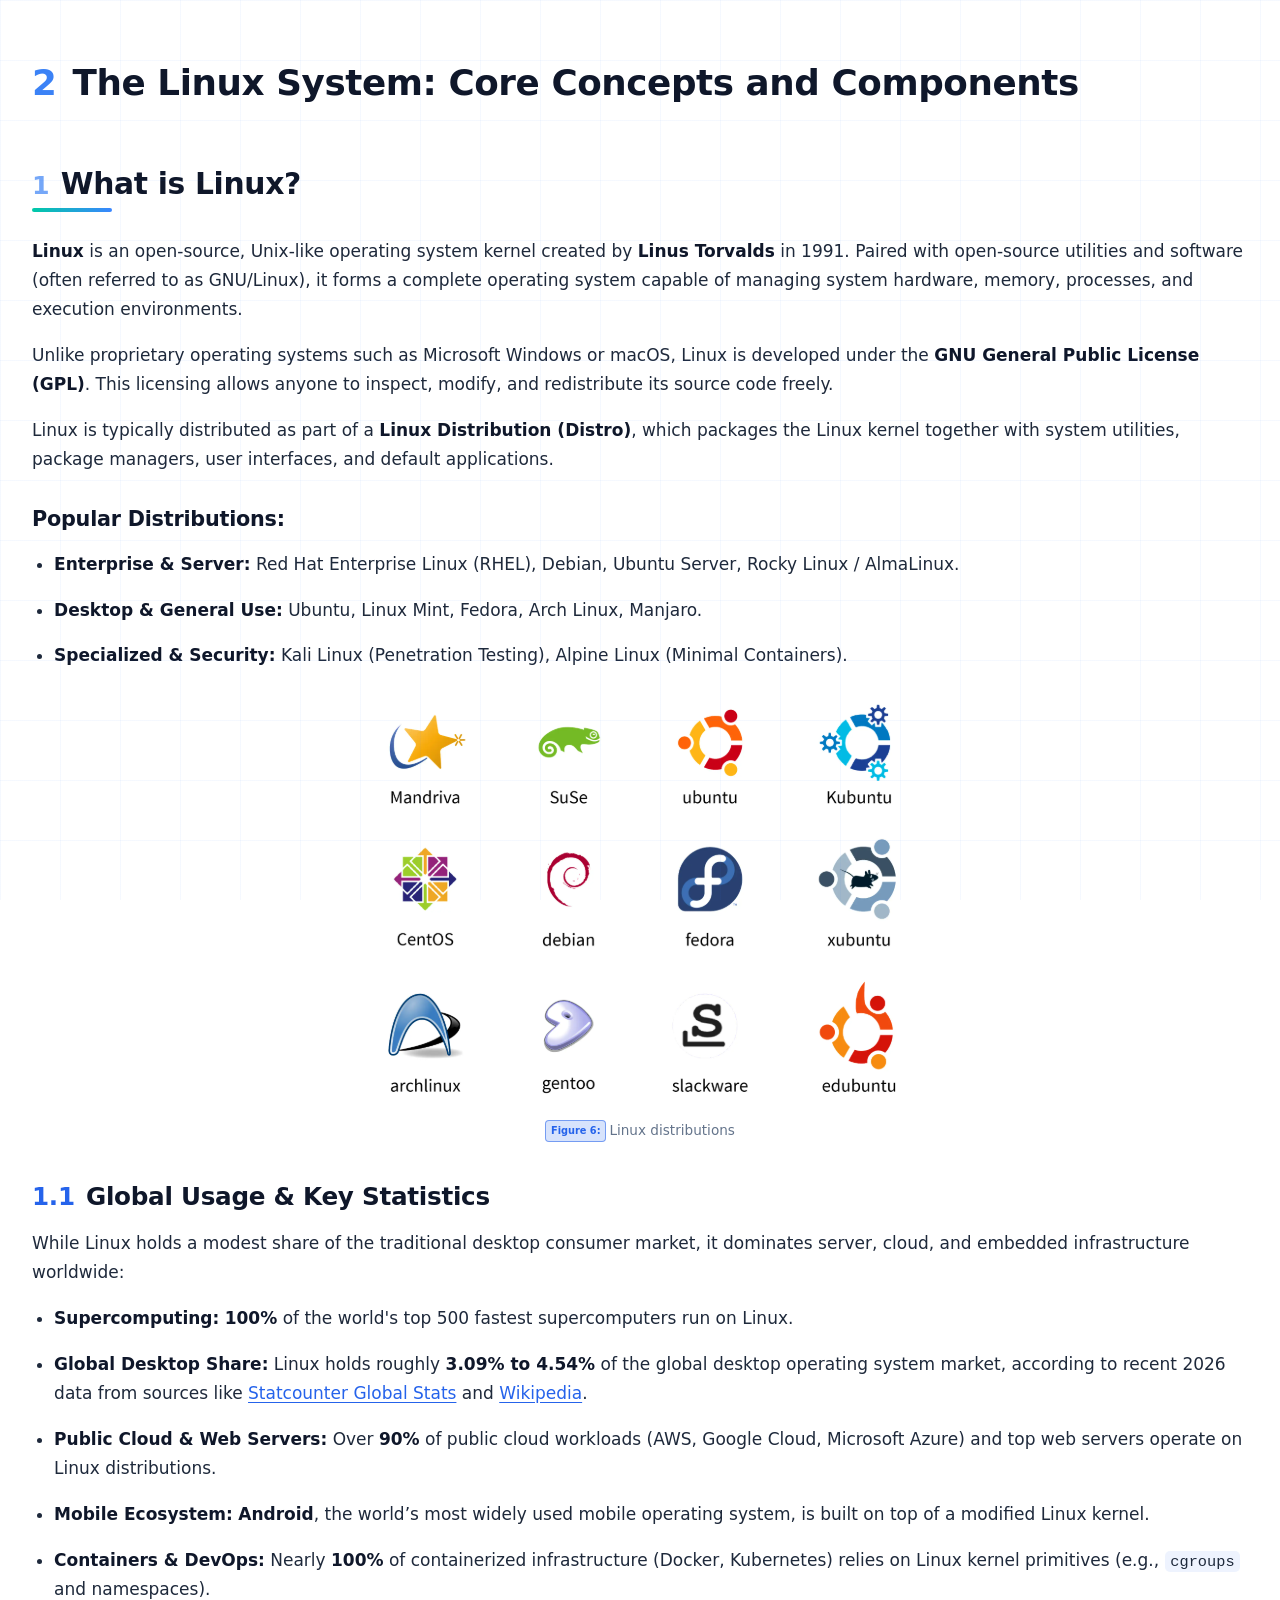
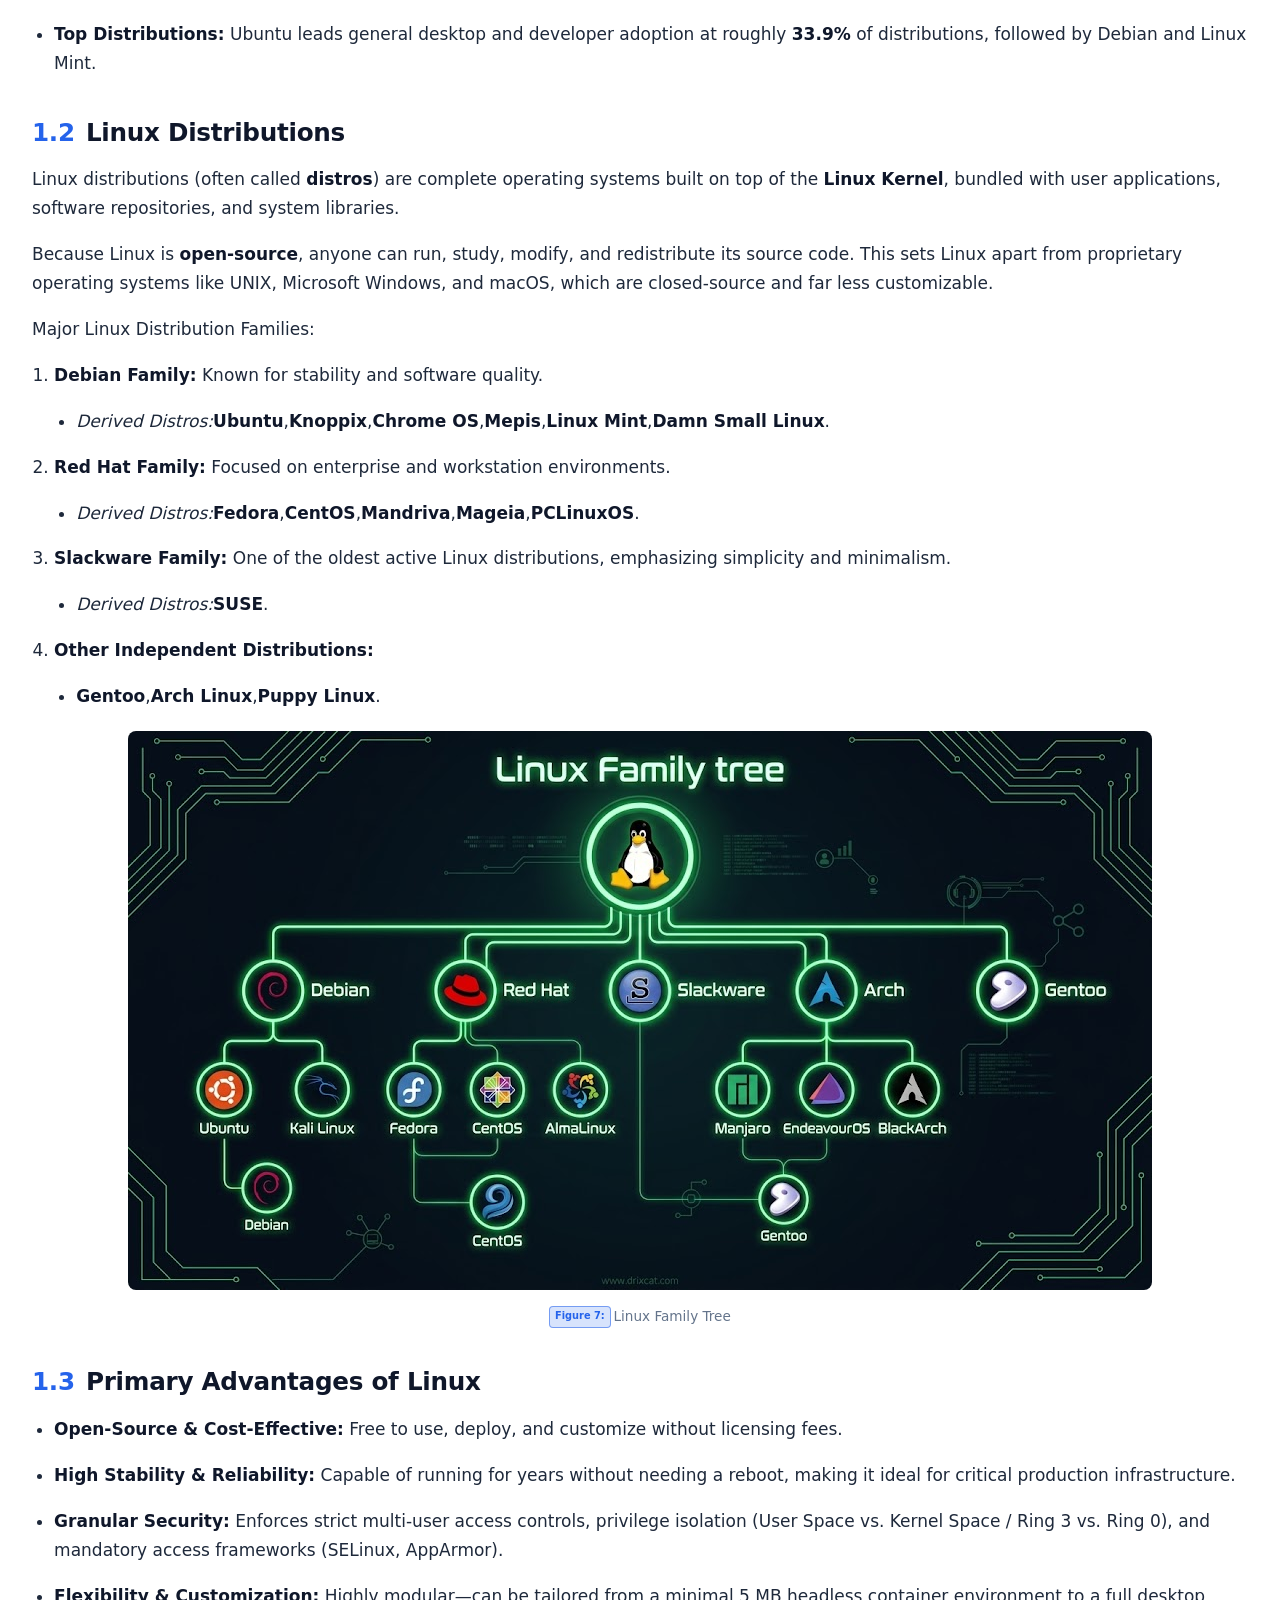
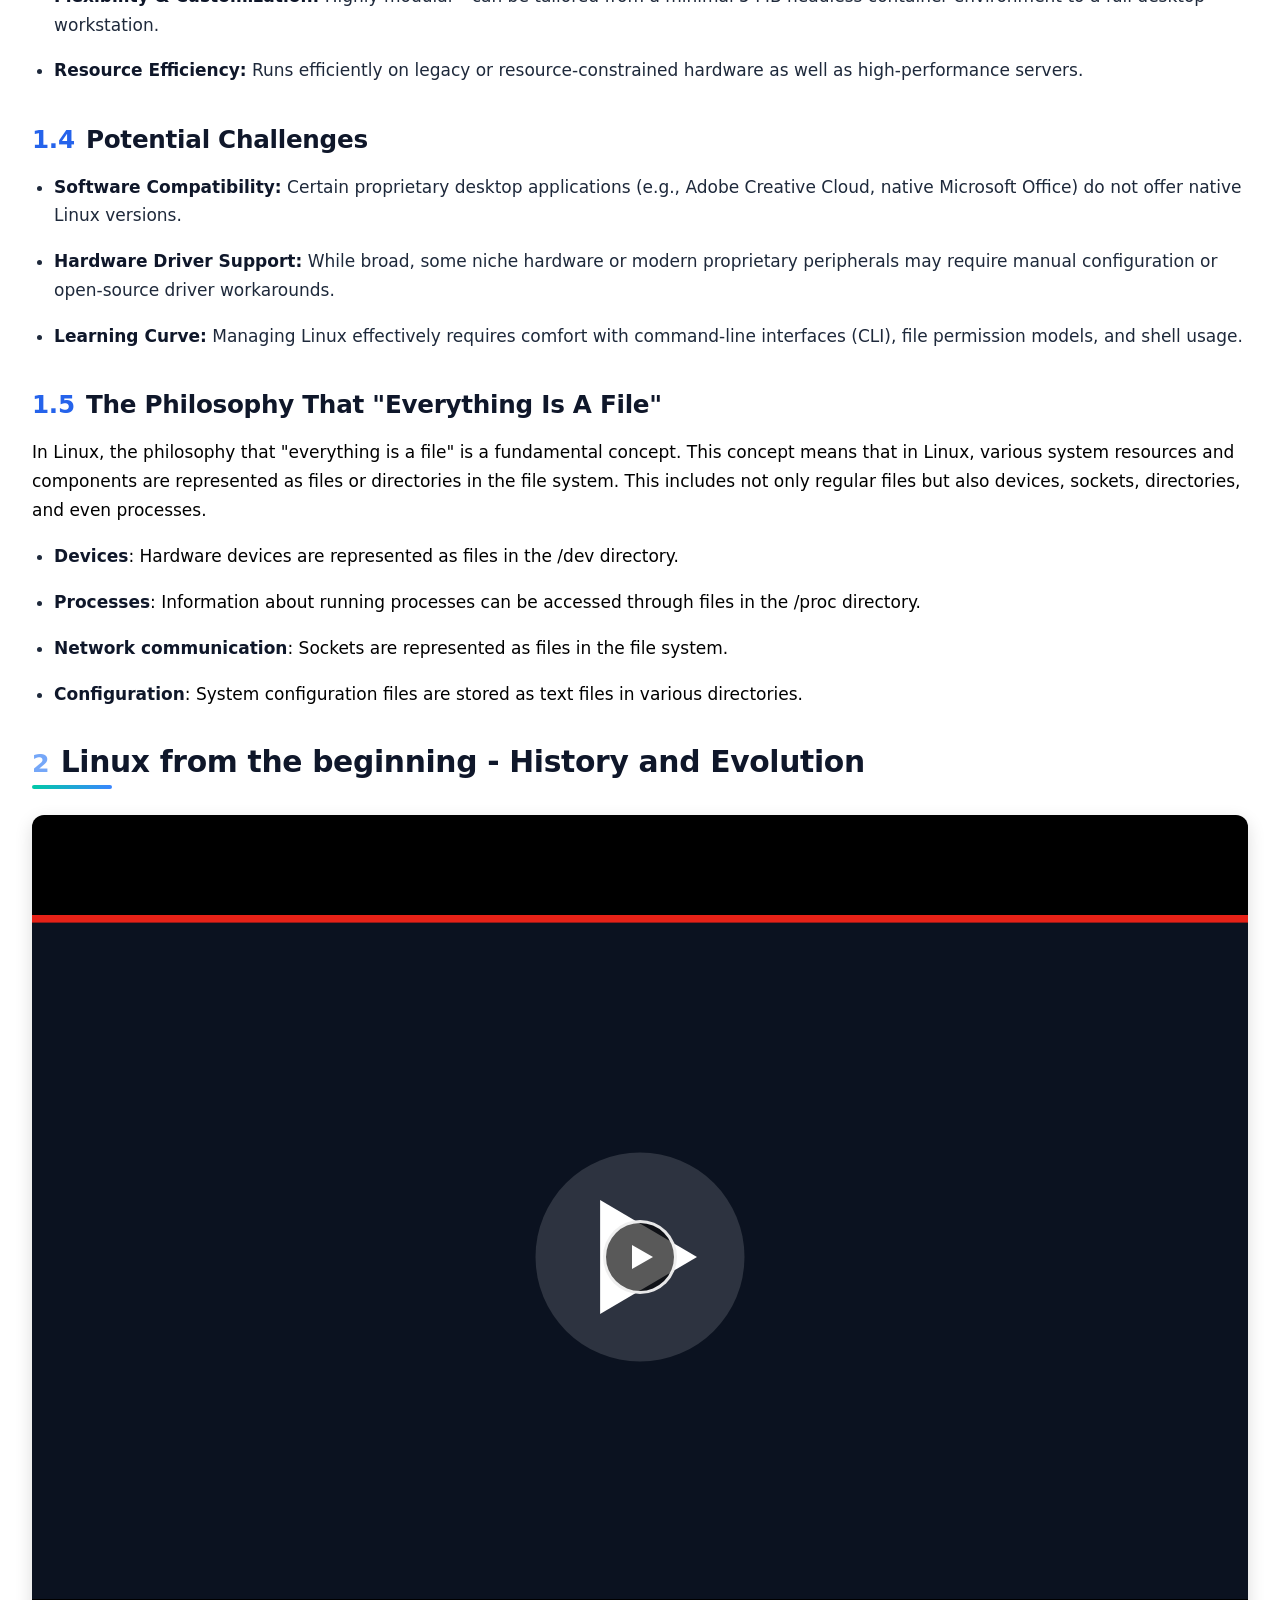
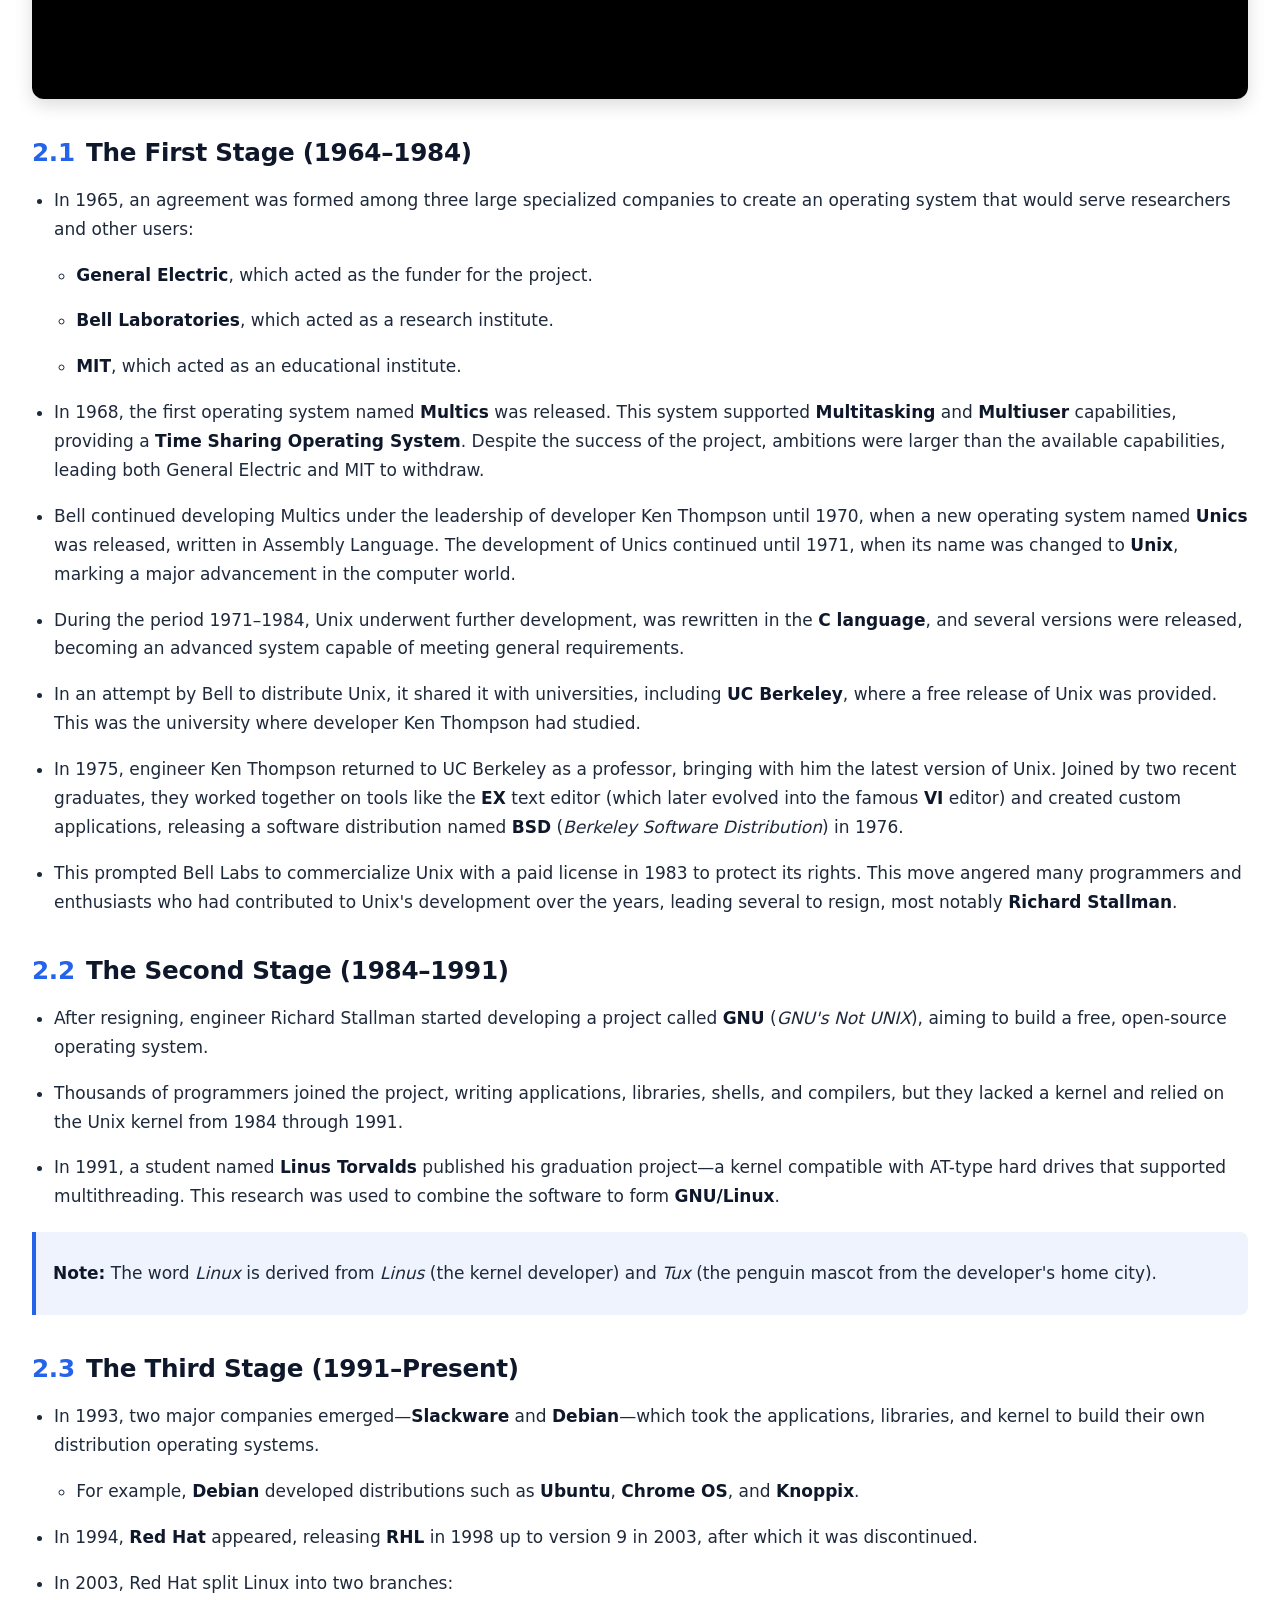
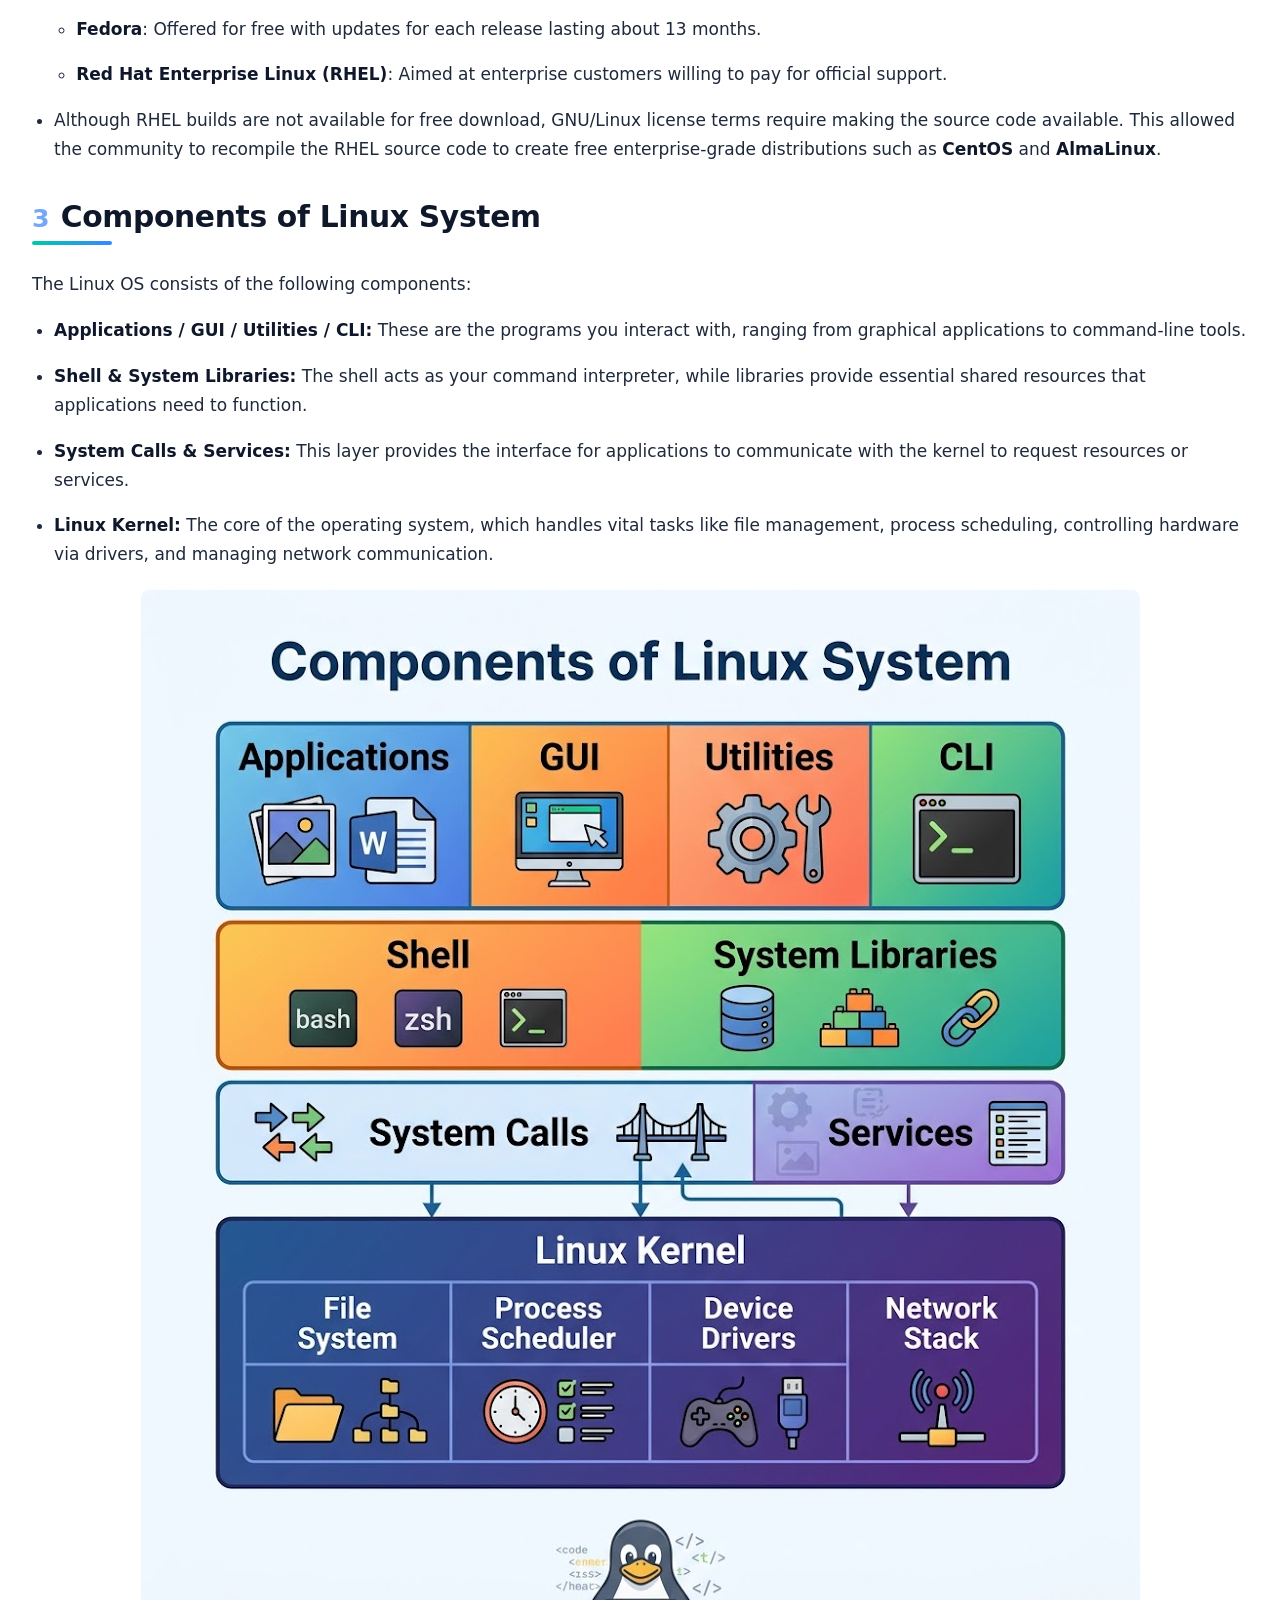
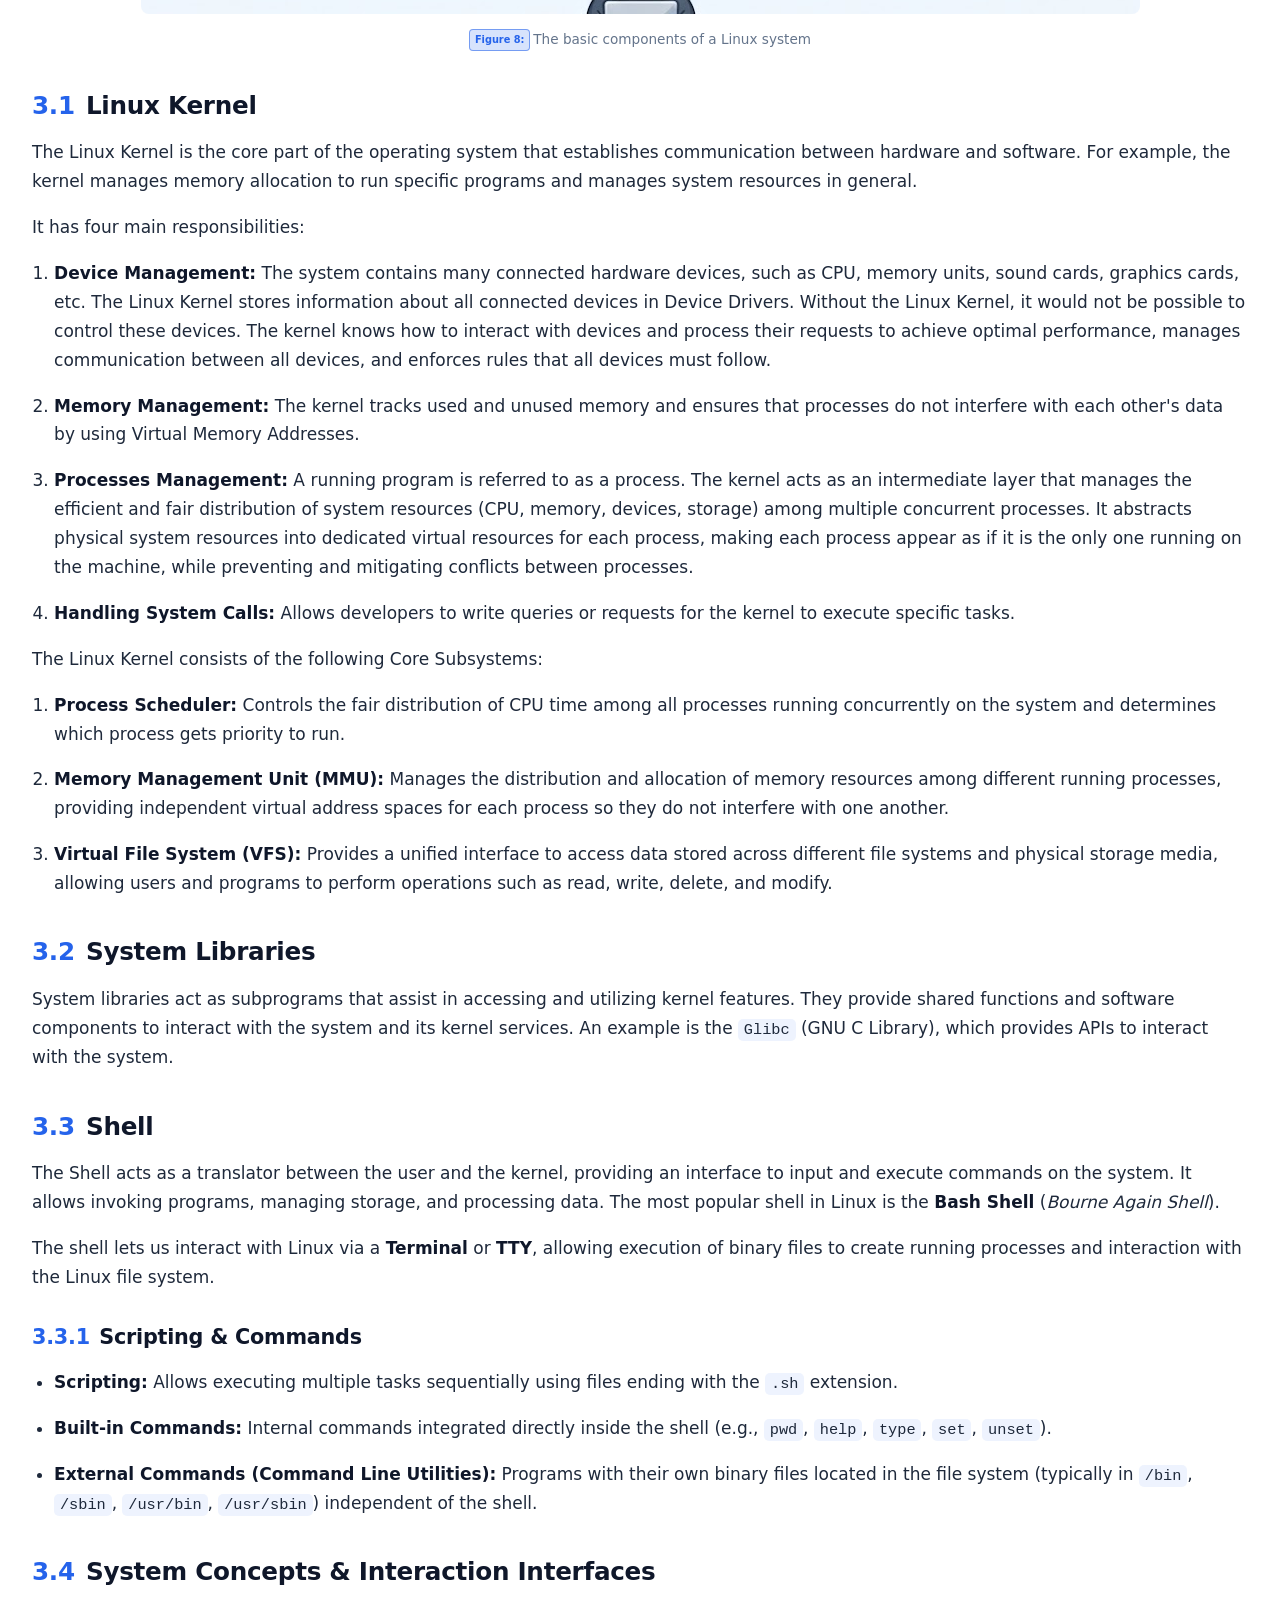
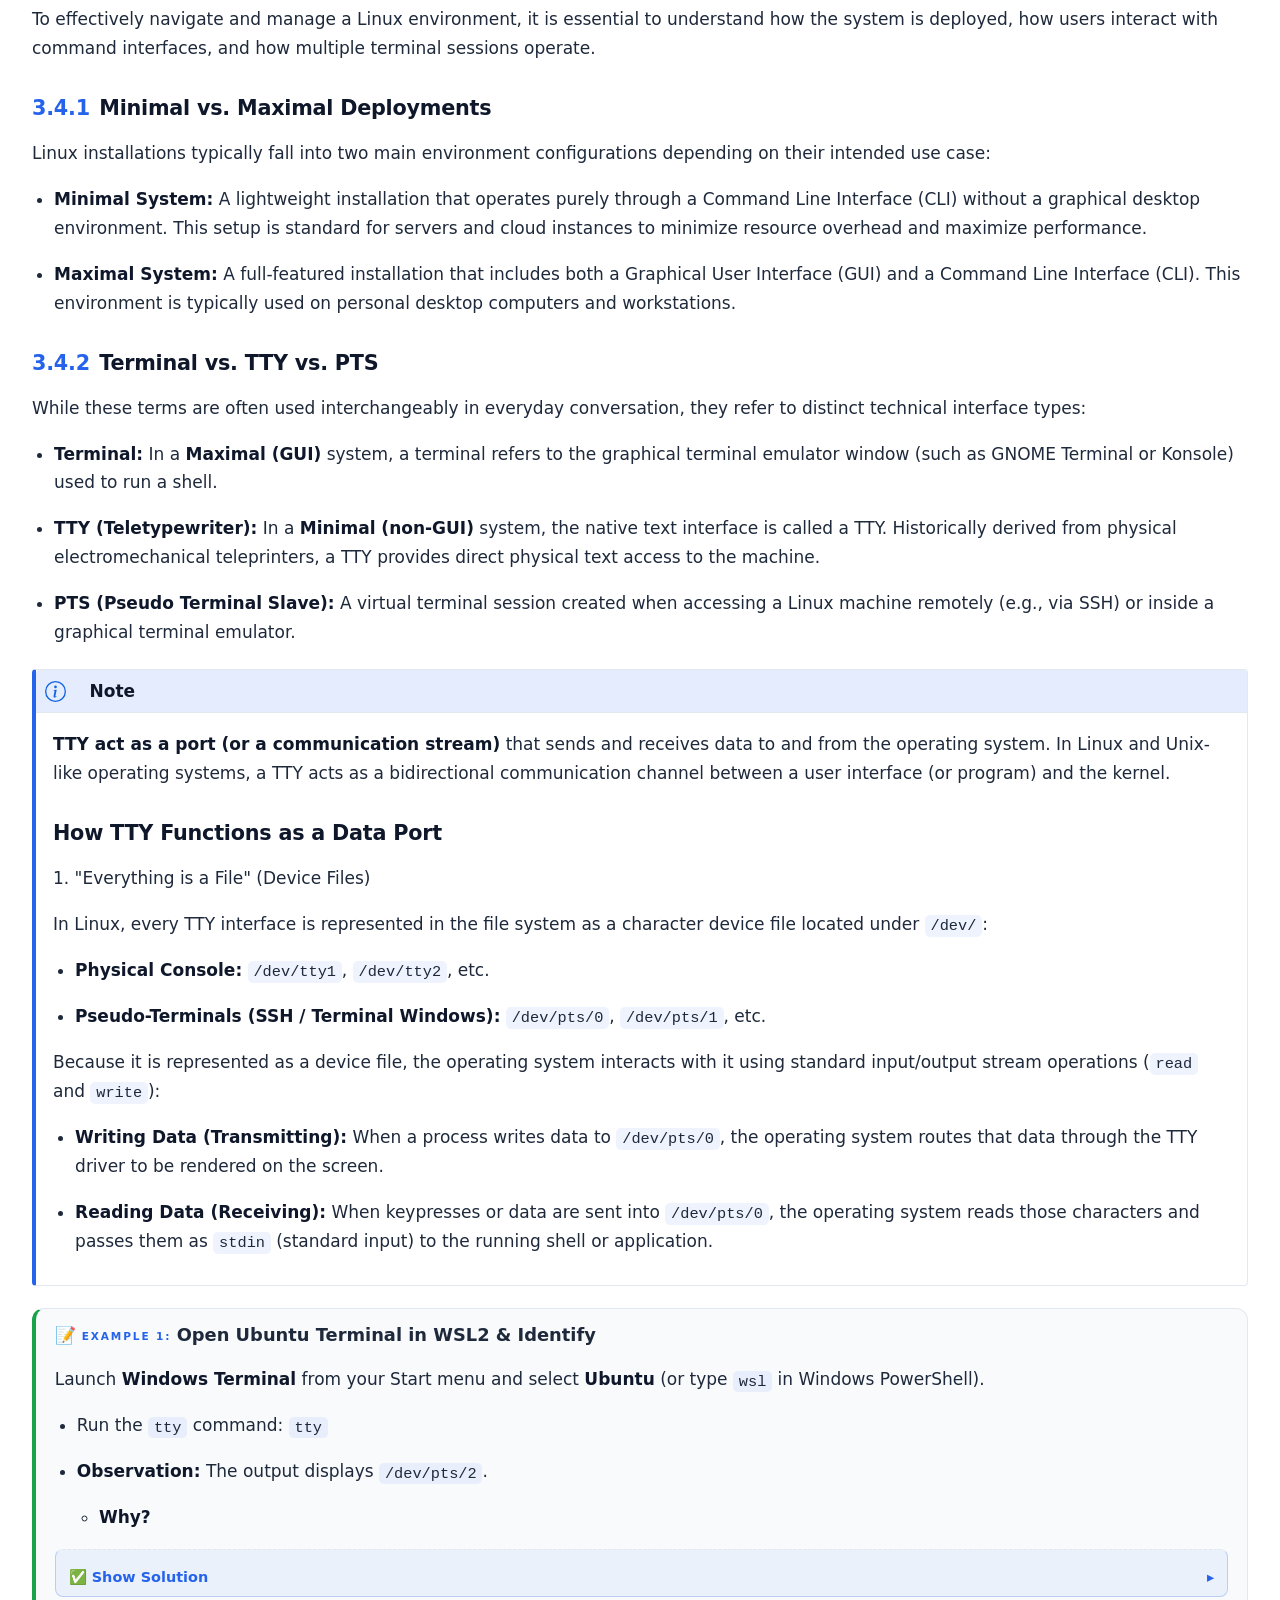
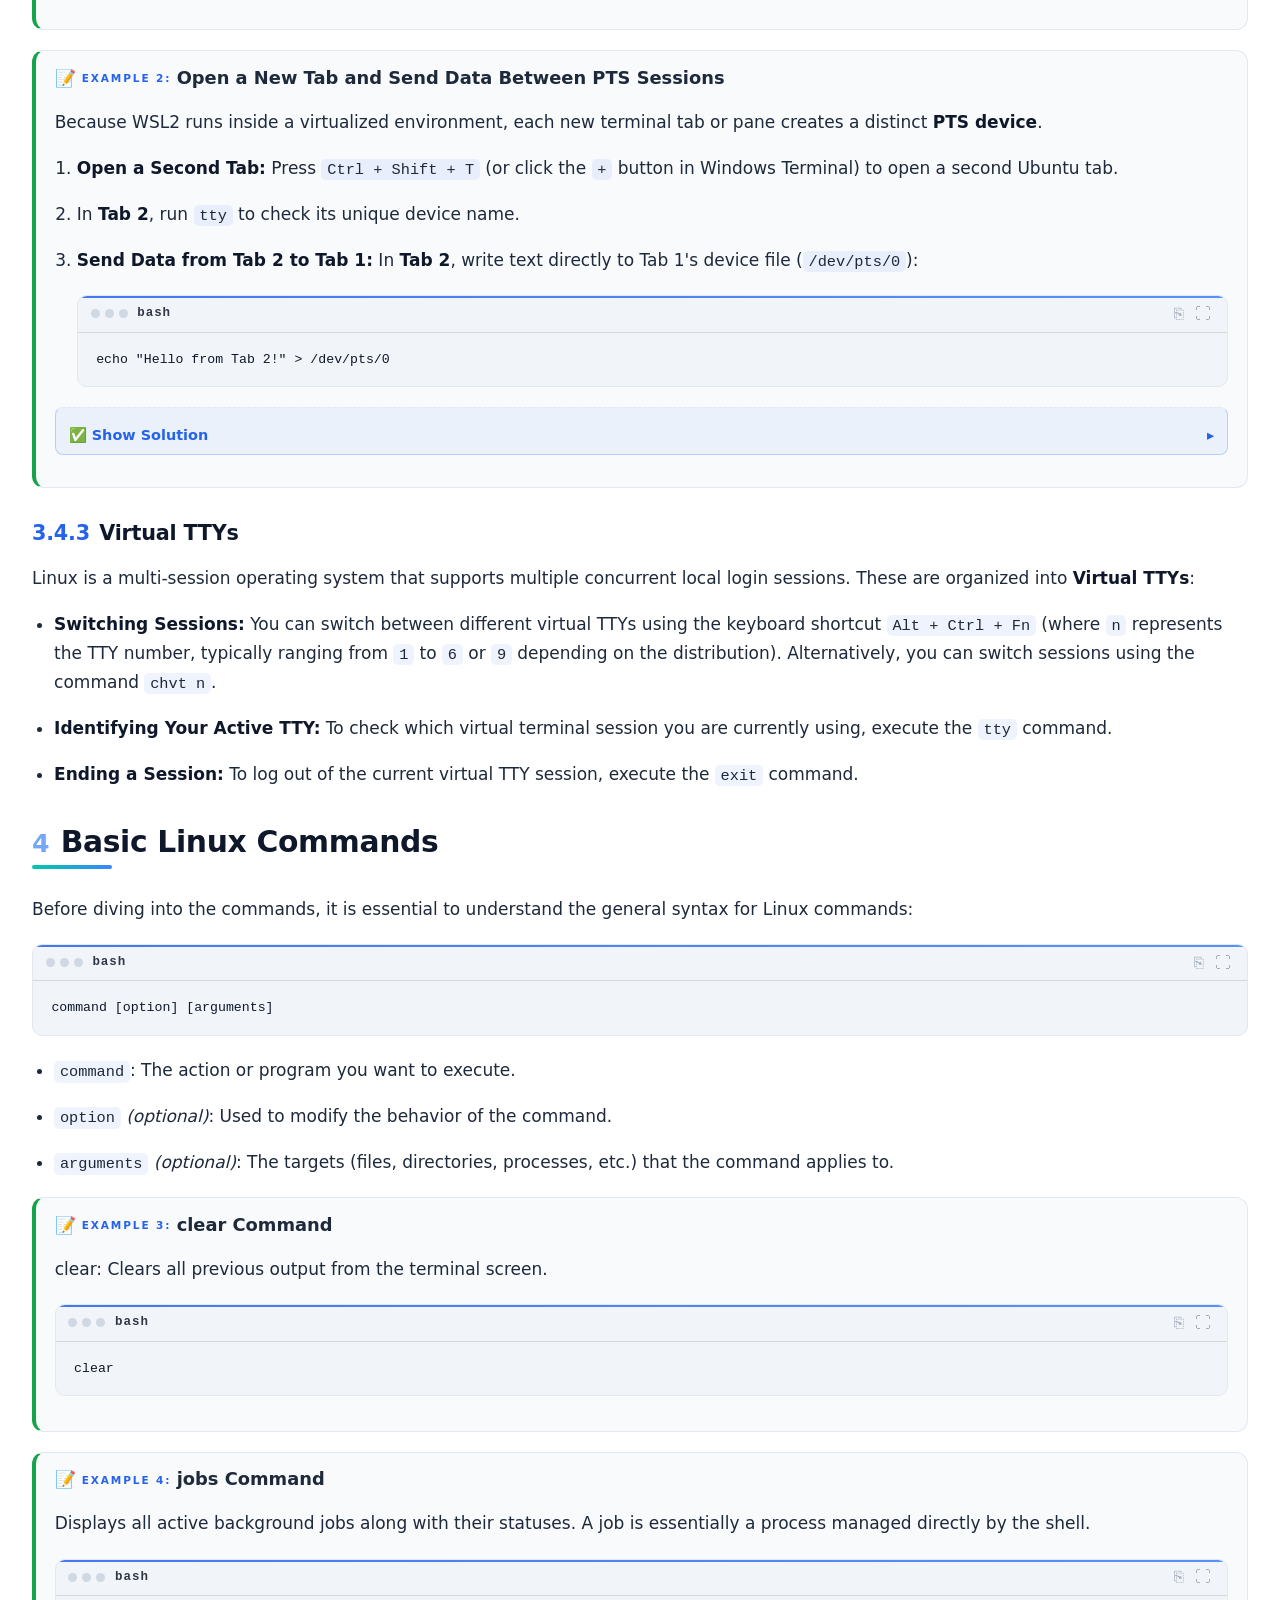
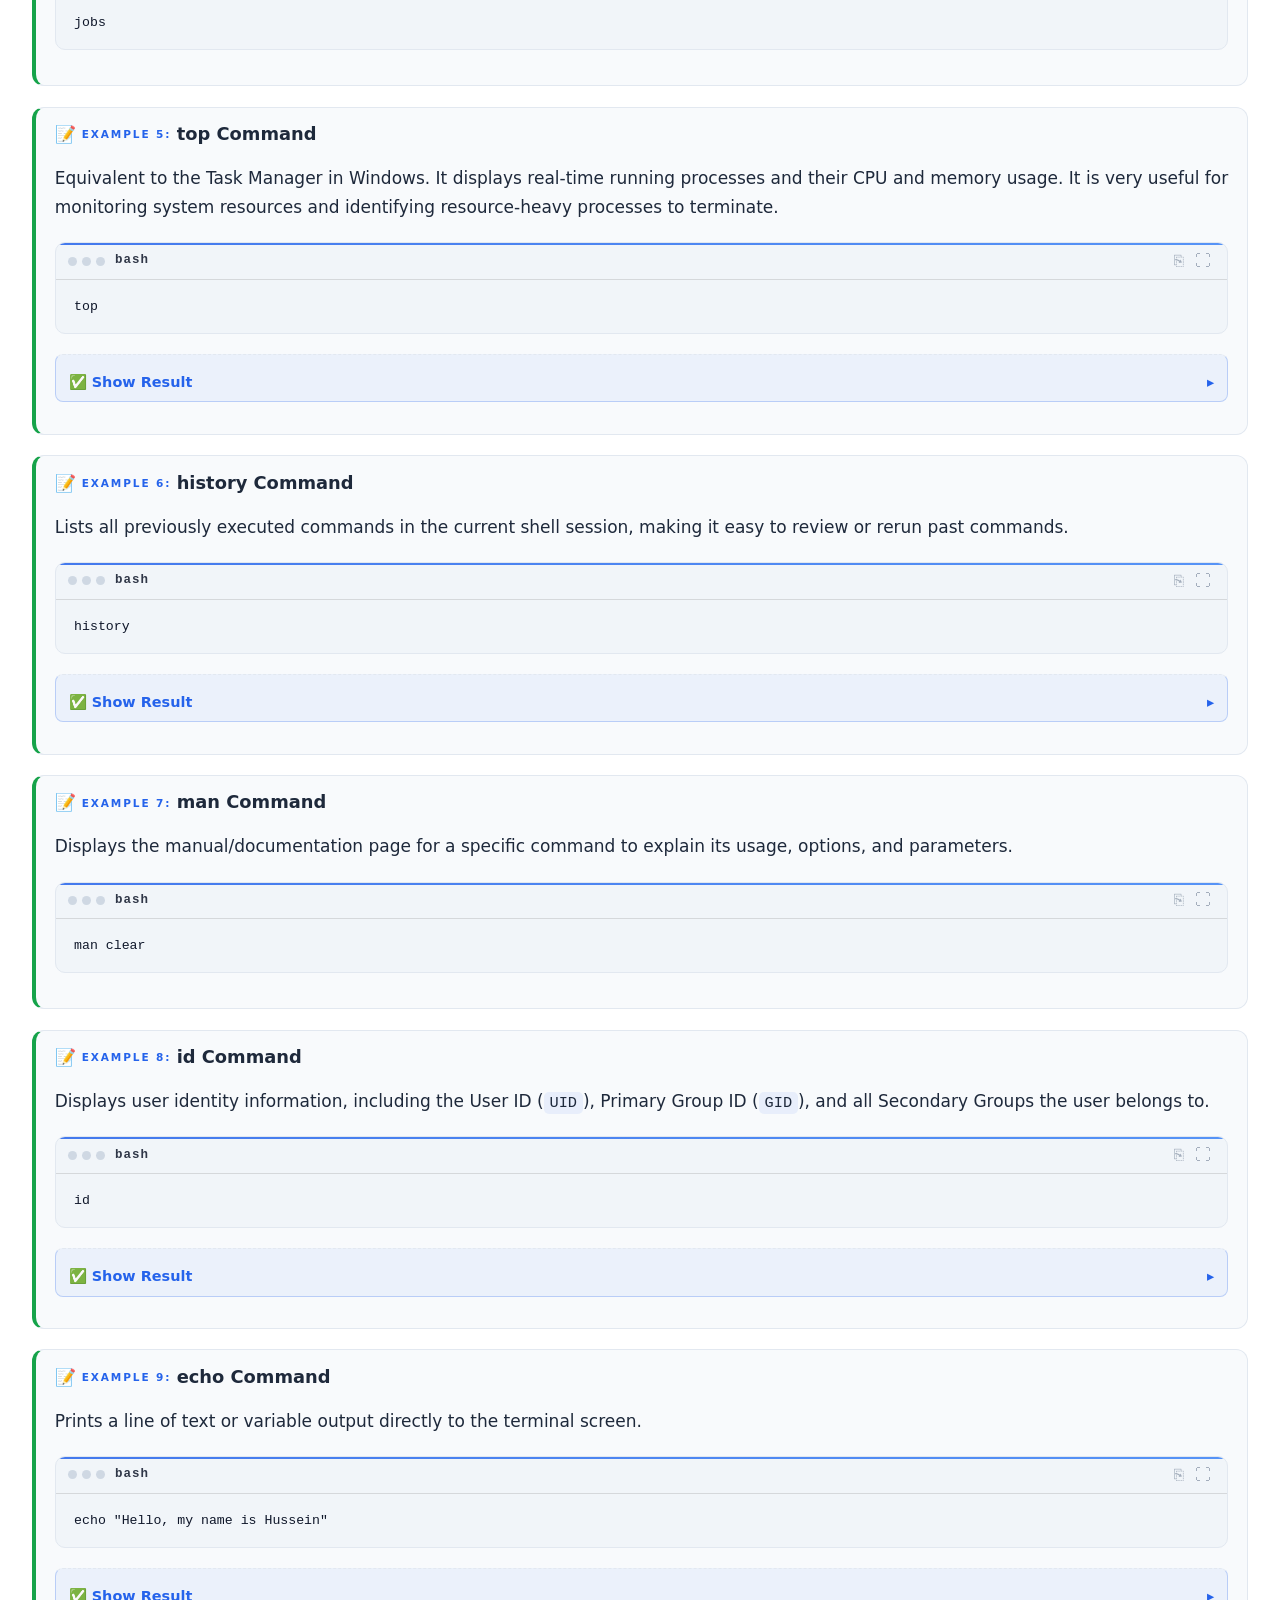
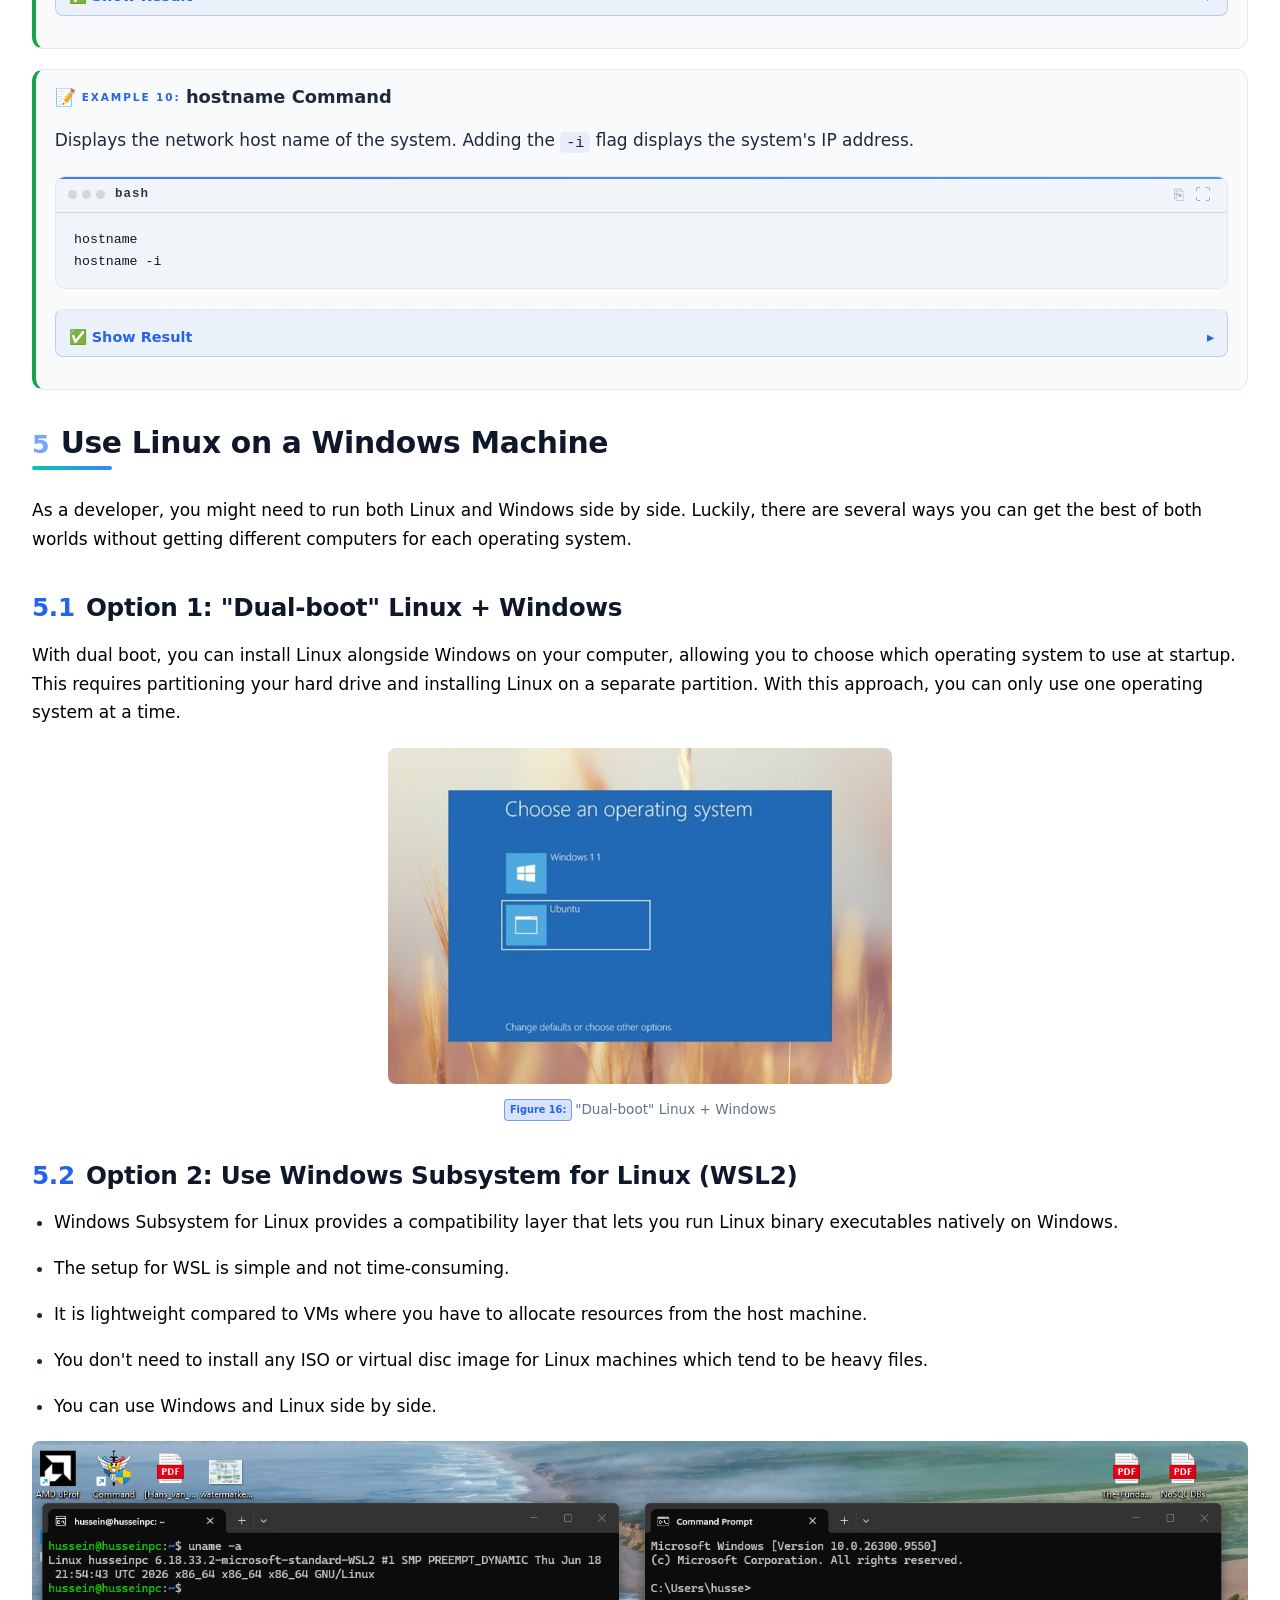
<file: chapters/ch-muz93tk2-oizpco/index.html>
<!doctype html>
<html lang="en" data-book-theme="light">
<head>
<meta charset="utf-8">
<meta name="viewport" content="width=device-width, initial-scale=1.0">
<meta name="generator" content="course-authoring-studio">

<title>The Linux System: Core Concepts and Components — Mr. Hussein Younis</title>
<!-- CSS Stack (in order):
     1. {theme}.css — CSS variables (--r-*) remapped to book palette
     2. master.css — General element styles (.note, .callout, .card, .timeline, etc.)
     3. design-utilities.css — Generated utility classes from design-tokens.json
     4. book.css — Book layout styles (.book-frame, .book-sidebar, .book-content, etc.)
-->
<link rel="stylesheet" href="default.css">
<link rel="stylesheet" href="master.css">
<link rel="stylesheet" href="design-utilities.css">
<link rel="stylesheet" href="book.css">
<link rel="stylesheet" href="glightbox/glightbox.min.css">
<link rel="stylesheet" href="katex.min.css">
<link rel="stylesheet" href="vendor/fontawesome/css/all.min.css">

</head>
<body class="book book-theme-default" data-book>
<main class="book-content">

<article id="ch-ch-muz93tk2-oizpco" class="book-page " data-page-type="page">
<section class="book-chapter-intro"><h1 id="ch-ch-muz93tk2-oizpco--the-linux-system-core-concepts-and-components" class="book-chapter-title"><span class="book-heading-number">2</span>The Linux System: Core Concepts and Components</h1></section>

<section class="section-container "><h1 id="ch-ch-muz93tk2-oizpco--what-is-linux" class="section-title book-heading"><span class="section-number">1</span>What is Linux?</h1></section>

<div class=""><p><strong>Linux</strong> is an open-source, Unix-like operating system kernel created by <strong>Linus Torvalds</strong> in 1991. Paired with open-source utilities and software (often referred to as GNU/Linux), it forms a complete operating system capable of managing system hardware, memory, processes, and execution environments.</p><p>Unlike proprietary operating systems such as Microsoft Windows or macOS, Linux is developed under the <strong>GNU General Public License (GPL)</strong>. This licensing allows anyone to inspect, modify, and redistribute its source code freely.</p><p>Linux is typically distributed as part of a <strong>Linux Distribution (Distro)</strong>, which packages the Linux kernel together with system utilities, package managers, user interfaces, and default applications.</p><h3>Popular Distributions:</h3><ul><li><p><strong>Enterprise &amp; Server:</strong> Red Hat Enterprise Linux (RHEL), Debian, Ubuntu Server, Rocky Linux / AlmaLinux.</p></li><li><p><strong>Desktop &amp; General Use:</strong> Ubuntu, Linux Mint, Fedora, Arch Linux, Manjaro.</p></li><li><p><strong>Specialized &amp; Security:</strong> Kali Linux (Penetration Testing), Alpine Linux (Minimal Containers).</p></li></ul><p></p></div>

<figure class="figure-img fig-center"><a href="images/Screenshot 2026-10-09 091050.png" class="glightbox"><img src="images/Screenshot 2026-10-09 091050.png" alt="Linux distributions" data-preview-image="images/Screenshot 2026-10-09 091050.png"></a><figcaption class="fig-caption"><span class="fig-num badge badge-teal">Figure 6:</span>Linux distributions</figcaption></figure>

<h2 id="ch-ch-muz93tk2-oizpco--global-usage-key-statistics" class="book-heading "><span class="book-heading-number">1.1</span>Global Usage &amp; Key Statistics</h2>

<div class=""><p>While Linux holds a modest share of the traditional desktop consumer market, it dominates server, cloud, and embedded infrastructure worldwide:</p><ul><li><p><strong>Supercomputing:</strong> <strong>100%</strong> of the world's top 500 fastest supercomputers run on Linux.</p></li><li><p><strong>Global Desktop Share:</strong> Linux holds roughly <strong>3.09% to 4.54%</strong> of the global desktop operating system market, according to recent 2026 data from sources like <a target="_blank" rel="noopener" href="https://gs.statcounter.com/os-market-share/desktop/worldwide/">Statcounter Global Stats</a> and <a target="_blank" rel="noopener" href="https://en.wikipedia.org/wiki/Usage_share_of_operating_systems">Wikipedia</a>.</p></li><li><p><strong>Public Cloud &amp; Web Servers:</strong> Over <strong>90%</strong> of public cloud workloads (AWS, Google Cloud, Microsoft Azure) and top web servers operate on Linux distributions.</p></li><li><p><strong>Mobile Ecosystem:</strong> <strong>Android</strong>, the world’s most widely used mobile operating system, is built on top of a modified Linux kernel.</p></li><li><p><strong>Containers &amp; DevOps:</strong> Nearly <strong>100%</strong> of containerized infrastructure (Docker, Kubernetes) relies on Linux kernel primitives (e.g., <code>cgroups</code> and namespaces).</p></li><li><p><strong>Top Distributions:</strong> Ubuntu leads general desktop and developer adoption at roughly <strong>33.9%</strong> of distributions, followed by Debian and Linux Mint.</p></li></ul><p></p></div>

<h2 id="ch-ch-muz93tk2-oizpco--linux-distributions" class="book-heading "><span class="book-heading-number">1.2</span>Linux Distributions</h2>

<div class=""><p>Linux distributions (often called <strong>distros</strong>) are complete operating systems built on top of the <strong>Linux Kernel</strong>, bundled with user applications, software repositories, and system libraries.</p><p>Because Linux is <strong>open-source</strong>, anyone can run, study, modify, and redistribute its source code. This sets Linux apart from proprietary operating systems like UNIX, Microsoft Windows, and macOS, which are closed-source and far less customizable.</p><p>Major Linux Distribution Families:</p><ol><li><p><strong>Debian Family:</strong> Known for stability and software quality.</p><ul><li><p><em>Derived Distros:</em><strong>Ubuntu</strong>,<strong>Knoppix</strong>,<strong>Chrome OS</strong>,<strong>Mepis</strong>,<strong>Linux Mint</strong>,<strong>Damn Small Linux</strong>.</p></li></ul></li><li><p><strong>Red Hat Family:</strong> Focused on enterprise and workstation environments.</p><ul><li><p><em>Derived Distros:</em><strong>Fedora</strong>,<strong>CentOS</strong>,<strong>Mandriva</strong>,<strong>Mageia</strong>,<strong>PCLinuxOS</strong>.</p></li></ul></li><li><p><strong>Slackware Family:</strong> One of the oldest active Linux distributions, emphasizing simplicity and minimalism.</p><ul><li><p><em>Derived Distros:</em><strong>SUSE</strong>.</p></li></ul></li><li><p><strong>Other Independent Distributions:</strong></p><ul><li><p><strong>Gentoo</strong>,<strong>Arch Linux</strong>,<strong>Puppy Linux</strong>.</p></li></ul></li></ol><p></p></div>

<figure class="figure-img fig-center"><a href="images/watermarked_img_3990995919405771294.jpg" class="glightbox"><img src="images/watermarked_img_3990995919405771294.jpg" alt="Linux Family Tree" data-preview-image="images/watermarked_img_3990995919405771294.jpg"></a><figcaption class="fig-caption"><span class="fig-num badge badge-teal">Figure 7:</span>Linux Family Tree</figcaption></figure>

<h2 id="ch-ch-muz93tk2-oizpco--primary-advantages-of-linux" class="book-heading "><span class="book-heading-number">1.3</span>Primary Advantages of Linux</h2>

<div class=""><ul><li><p><strong>Open-Source &amp; Cost-Effective:</strong> Free to use, deploy, and customize without licensing fees.</p></li><li><p><strong>High Stability &amp; Reliability:</strong> Capable of running for years without needing a reboot, making it ideal for critical production infrastructure.</p></li><li><p><strong>Granular Security:</strong> Enforces strict multi-user access controls, privilege isolation (User Space vs. Kernel Space / Ring 3 vs. Ring 0), and mandatory access frameworks (SELinux, AppArmor).</p></li><li><p><strong>Flexibility &amp; Customization:</strong> Highly modular—can be tailored from a minimal 5 MB headless container environment to a full desktop workstation.</p></li><li><p><strong>Resource Efficiency:</strong> Runs efficiently on legacy or resource-constrained hardware as well as high-performance servers.</p></li></ul><p></p></div>

<h2 id="ch-ch-muz93tk2-oizpco--potential-challenges" class="book-heading "><span class="book-heading-number">1.4</span>Potential Challenges</h2>

<div class=""><ul><li><p><strong>Software Compatibility:</strong> Certain proprietary desktop applications (e.g., Adobe Creative Cloud, native Microsoft Office) do not offer native Linux versions.</p></li><li><p><strong>Hardware Driver Support:</strong> While broad, some niche hardware or modern proprietary peripherals may require manual configuration or open-source driver workarounds.</p></li><li><p><strong>Learning Curve:</strong> Managing Linux effectively requires comfort with command-line interfaces (CLI), file permission models, and shell usage.</p></li></ul><p></p></div>

<h2 id="ch-ch-muz93tk2-oizpco--the-philosophy-that-everything-is-a-file" class="book-heading "><span class="book-heading-number">1.5</span>The Philosophy That &quot;Everything Is A File&quot;</h2>

<div class=""><p style="text-align: left;"><span style="color: black;">In Linux, the philosophy that "everything is a file" is a fundamental concept. This concept means that in Linux, various system resources and components are represented as files or directories in the file system. This includes not only regular files but also devices, sockets, directories, and even processes.</span></p><ul><li><p><span style="color: black;"><strong>Devices</strong>: Hardware devices are represented as files in the /dev directory.</span></p></li><li><p><span style="color: black;"><strong>Processes</strong>: Information about running processes can be accessed through files in the /proc directory.</span></p></li><li><p><span style="color: black;"><strong>Network communication</strong>: Sockets are represented as files in the file system.</span></p></li><li><p><span style="color: black;"><strong>Configuration</strong>: System configuration files are stored as text files in various directories.</span></p></li></ul><p></p></div>

<section class="section-container "><h1 id="ch-ch-muz93tk2-oizpco--linux-from-the-beginning-history-and-evolution" class="section-title book-heading"><span class="section-number">2</span>Linux from the beginning - History and Evolution</h1></section>

<figure class="video-figure"><div class="video-embed video-facade" role="button" tabindex="0" data-yt-id="s7u7jBwIocU" data-yt-params="" data-yt-privacy="false" data-yt-title="YouTube video" style="padding-bottom:56.25%"><img class="video-thumb" src="https://i.ytimg.com/vi/s7u7jBwIocU/hqdefault.jpg" alt="YouTube video" onerror="this.onerror=null;this.src='data:image/svg+xml;utf8,%3Csvg%20xmlns=%27http://www.w3.org/2000/svg%27%20width=%271280%27%20height=%27720%27%20viewBox=%270%200%201280%20720%27%3E%3Crect%20width=%271280%27%20height=%27720%27%20fill=%27%230b1220%27/%3E%3Crect%20x=%270%27%20y=%270%27%20width=%271280%27%20height=%278%27%20fill=%27%23e62117%27/%3E%3Ccircle%20cx=%27640%27%20cy=%27360%27%20r=%27110%27%20fill=%27%23ffffff%27%20fill-opacity=%270.14%27/%3E%3Cpath%20d=%27M598%20300%20L598%20420%20L700%20360%20Z%27%20fill=%27%23ffffff%27/%3E%3C/svg%3E'"/><span class="video-play"></span><script>(function(){var v=document.currentScript.parentElement;if(!v||v.classList.contains('video-loaded'))return;var d=v.dataset;function play(){var host=d.ytPrivacy==='true'?'https://www.youtube-nocookie.com':'https://www.youtube.com';var i=document.createElement('iframe');i.src=host+'/embed/'+d.ytId+(d.ytParams?'?'+d.ytParams:'');i.title=d.ytTitle||'YouTube video';i.setAttribute('allow','accelerometer; autoplay; clipboard-write; encrypted-media; gyroscope; picture-in-picture; fullscreen');i.setAttribute('allowfullscreen','');i.loading='lazy';v.replaceChildren(i);v.classList.add('video-loaded');v.removeAttribute('role');v.removeAttribute('tabindex');v.removeEventListener('click',play);}function watch(){var sp=(d.ytParams||'').match(/start=(\d+)/);var a=document.createElement('a');a.className='video-watchlink';a.href='https://www.youtube.com/watch?v='+d.ytId+(sp?'&t='+sp[1]+'s':'');a.target='_blank';a.rel='noopener';var ic=document.createElement('span');ic.className='video-watchlink-icon';var lb=document.createElement('span');lb.className='video-watchlink-label';lb.textContent='Watch on YouTube';a.appendChild(ic);a.appendChild(lb);v.appendChild(a);v.classList.add('video-local');v.removeAttribute('role');v.removeAttribute('tabindex');v.removeEventListener('click',play);}if((location.protocol||'').toLowerCase()==='file:'){watch();}else{v.addEventListener('click',play);}})();</script></div></figure>

<h2 id="ch-ch-muz93tk2-oizpco--the-first-stage-1964-1984" class="book-heading "><span class="book-heading-number">2.1</span>The First Stage (1964–1984)</h2>

<div class=""><ul><li><p>In 1965, an agreement was formed among three large specialized companies to create an operating system that would serve researchers and other users:</p><ul><li><p><strong>General Electric</strong>, which acted as the funder for the project.</p></li><li><p><strong>Bell Laboratories</strong>, which acted as a research institute.</p></li><li><p><strong>MIT</strong>, which acted as an educational institute.</p></li></ul></li><li><p>In 1968, the first operating system named <strong>Multics</strong> was released. This system supported <strong>Multitasking</strong> and <strong>Multiuser</strong> capabilities, providing a <strong>Time Sharing Operating System</strong>. Despite the success of the project, ambitions were larger than the available capabilities, leading both General Electric and MIT to withdraw.</p></li><li><p>Bell continued developing Multics under the leadership of developer Ken Thompson until 1970, when a new operating system named <strong>Unics</strong> was released, written in Assembly Language. The development of Unics continued until 1971, when its name was changed to <strong>Unix</strong>, marking a major advancement in the computer world.</p></li><li><p>During the period 1971–1984, Unix underwent further development, was rewritten in the <strong>C language</strong>, and several versions were released, becoming an advanced system capable of meeting general requirements.</p></li><li><p>In an attempt by Bell to distribute Unix, it shared it with universities, including <strong>UC Berkeley</strong>, where a free release of Unix was provided. This was the university where developer Ken Thompson had studied.</p></li><li><p>In 1975, engineer Ken Thompson returned to UC Berkeley as a professor, bringing with him the latest version of Unix. Joined by two recent graduates, they worked together on tools like the <strong>EX</strong> text editor (which later evolved into the famous <strong>VI</strong> editor) and created custom applications, releasing a software distribution named <strong>BSD</strong> (<em>Berkeley Software Distribution</em>) in 1976.</p></li><li><p>This prompted Bell Labs to commercialize Unix with a paid license in 1983 to protect its rights. This move angered many programmers and enthusiasts who had contributed to Unix's development over the years, leading several to resign, most notably <strong>Richard Stallman</strong>.</p></li></ul><p></p></div>

<h2 id="ch-ch-muz93tk2-oizpco--the-second-stage-1984-1991" class="book-heading "><span class="book-heading-number">2.2</span>The Second Stage (1984–1991)</h2>

<div class=""><ul><li><p>After resigning, engineer Richard Stallman started developing a project called <strong>GNU</strong> (<em>GNU's Not UNIX</em>), aiming to build a free, open-source operating system.</p></li><li><p>Thousands of programmers joined the project, writing applications, libraries, shells, and compilers, but they lacked a kernel and relied on the Unix kernel from 1984 through 1991.</p></li><li><p>In 1991, a student named <strong>Linus Torvalds</strong> published his graduation project—a kernel compatible with AT-type hard drives that supported multithreading. This research was used to combine the software to form <strong>GNU/Linux</strong>.</p></li></ul><blockquote><p><strong>Note:</strong> The word <em>Linux</em> is derived from <em>Linus</em> (the kernel developer) and <em>Tux</em> (the penguin mascot from the developer's home city).</p></blockquote><p></p></div>

<h2 id="ch-ch-muz93tk2-oizpco--the-third-stage-1991-present" class="book-heading "><span class="book-heading-number">2.3</span>The Third Stage (1991–Present)</h2>

<div class=""><ul><li><p>In 1993, two major companies emerged—<strong>Slackware</strong> and <strong>Debian</strong>—which took the applications, libraries, and kernel to build their own distribution operating systems.</p><ul><li><p>For example, <strong>Debian</strong> developed distributions such as <strong>Ubuntu</strong>, <strong>Chrome OS</strong>, and <strong>Knoppix</strong>.</p></li></ul></li><li><p>In 1994, <strong>Red Hat</strong> appeared, releasing <strong>RHL</strong> in 1998 up to version 9 in 2003, after which it was discontinued.</p></li><li><p>In 2003, Red Hat split Linux into two branches:</p><ul><li><p><strong>Fedora</strong>: Offered for free with updates for each release lasting about 13 months.</p></li><li><p><strong>Red Hat Enterprise Linux (RHEL)</strong>: Aimed at enterprise customers willing to pay for official support.</p></li></ul></li><li><p>Although RHEL builds are not available for free download, GNU/Linux license terms require making the source code available. This allowed the community to recompile the RHEL source code to create free enterprise-grade distributions such as <strong>CentOS</strong> and <strong>AlmaLinux</strong>.</p></li></ul><p></p></div>

<section class="section-container "><h1 id="ch-ch-muz93tk2-oizpco--components-of-linux-system" class="section-title book-heading"><span class="section-number">3</span>Components of Linux System</h1></section>

<div class=""><p>The Linux OS consists of the following components:</p><ul><li><p><strong>Applications / GUI / Utilities / CLI:</strong> These are the programs you interact with, ranging from graphical applications to command-line tools.</p></li><li><p><strong>Shell &amp; System Libraries:</strong> The shell acts as your command interpreter, while libraries provide essential shared resources that applications need to function.</p></li><li><p><strong>System Calls &amp; Services:</strong> This layer provides the interface for applications to communicate with the kernel to request resources or services.</p></li><li><p><strong>Linux Kernel:</strong> The core of the operating system, which handles vital tasks like file management, process scheduling, controlling hardware via drivers, and managing network communication.</p></li></ul><p></p></div>

<figure class="figure-img fig-center"><a href="images/82b70a41-8779-4ab7-8b67-b1cb54ec9719.jpg" class="glightbox"><img src="images/82b70a41-8779-4ab7-8b67-b1cb54ec9719.jpg" alt="The basic components of a Linux system" data-preview-image="images/82b70a41-8779-4ab7-8b67-b1cb54ec9719.jpg"></a><figcaption class="fig-caption"><span class="fig-num badge badge-teal">Figure 8:</span>The basic components of a Linux system</figcaption></figure>

<h2 id="ch-ch-muz93tk2-oizpco--linux-kernel" class="book-heading "><span class="book-heading-number">3.1</span>Linux Kernel</h2>

<div class=""><p>The Linux Kernel is the core part of the operating system that establishes communication between hardware and software. For example, the kernel manages memory allocation to run specific programs and manages system resources in general.</p><p>It has four main responsibilities:</p><ol><li><p><strong>Device Management:</strong> The system contains many connected hardware devices, such as CPU, memory units, sound cards, graphics cards, etc. The Linux Kernel stores information about all connected devices in Device Drivers. Without the Linux Kernel, it would not be possible to control these devices. The kernel knows how to interact with devices and process their requests to achieve optimal performance, manages communication between all devices, and enforces rules that all devices must follow.</p></li><li><p><strong>Memory Management:</strong> The kernel tracks used and unused memory and ensures that processes do not interfere with each other's data by using Virtual Memory Addresses.</p></li><li><p><strong>Processes Management:</strong> A running program is referred to as a process. The kernel acts as an intermediate layer that manages the efficient and fair distribution of system resources (CPU, memory, devices, storage) among multiple concurrent processes. It abstracts physical system resources into dedicated virtual resources for each process, making each process appear as if it is the only one running on the machine, while preventing and mitigating conflicts between processes.</p></li><li><p><strong>Handling System Calls:</strong> Allows developers to write queries or requests for the kernel to execute specific tasks.</p></li></ol><p></p><p>The Linux Kernel consists of the following Core Subsystems:</p><ol><li><p><strong>Process Scheduler:</strong> Controls the fair distribution of CPU time among all processes running concurrently on the system and determines which process gets priority to run.</p></li><li><p><strong>Memory Management Unit (MMU):</strong> Manages the distribution and allocation of memory resources among different running processes, providing independent virtual address spaces for each process so they do not interfere with one another.</p></li><li><p><strong>Virtual File System (VFS):</strong> Provides a unified interface to access data stored across different file systems and physical storage media, allowing users and programs to perform operations such as read, write, delete, and modify.</p></li></ol><p></p></div>

<h2 id="ch-ch-muz93tk2-oizpco--system-libraries" class="book-heading "><span class="book-heading-number">3.2</span>System Libraries</h2>

<div class=""><p>System libraries act as subprograms that assist in accessing and utilizing kernel features. They provide shared functions and software components to interact with the system and its kernel services. An example is the <code>Glibc</code> (GNU C Library), which provides APIs to interact with the system.</p></div>

<h2 id="ch-ch-muz93tk2-oizpco--shell" class="book-heading "><span class="book-heading-number">3.3</span>Shell</h2>

<div class=""><p>The Shell acts as a translator between the user and the kernel, providing an interface to input and execute commands on the system. It allows invoking programs, managing storage, and processing data. The most popular shell in Linux is the <strong>Bash Shell</strong> (<em>Bourne Again Shell</em>).</p><p>The shell lets us interact with Linux via a <strong>Terminal</strong> or <strong>TTY</strong>, allowing execution of binary files to create running processes and interaction with the Linux file system.</p></div>

<h3 id="ch-ch-muz93tk2-oizpco--scripting-commands" class="book-heading "><span class="book-heading-number">3.3.1</span>Scripting &amp; Commands</h3>

<div class=""><ul><li><p><strong>Scripting:</strong> Allows executing multiple tasks sequentially using files ending with the <code>.sh</code> extension.</p></li><li><p><strong>Built-in Commands:</strong> Internal commands integrated directly inside the shell (e.g., <code>pwd</code>, <code>help</code>, <code>type</code>, <code>set</code>, <code>unset</code>).</p></li><li><p><strong>External Commands (Command Line Utilities):</strong> Programs with their own binary files located in the file system (typically in <code>/bin</code>, <code>/sbin</code>, <code>/usr/bin</code>, <code>/usr/sbin</code>) independent of the shell.</p></li></ul><p></p></div>

<h2 id="ch-ch-muz93tk2-oizpco--system-concepts-interaction-interfaces" class="book-heading "><span class="book-heading-number">3.4</span>System Concepts &amp; Interaction Interfaces</h2>

<div class=""><p>To effectively navigate and manage a Linux environment, it is essential to understand how the system is deployed, how users interact with command interfaces, and how multiple terminal sessions operate.</p></div>

<h3 id="ch-ch-muz93tk2-oizpco--minimal-vs-maximal-deployments" class="book-heading "><span class="book-heading-number">3.4.1</span>Minimal vs. Maximal Deployments</h3>

<div class=""><p>Linux installations typically fall into two main environment configurations depending on their intended use case:</p><ul><li><p><strong>Minimal System:</strong> A lightweight installation that operates purely through a Command Line Interface (CLI) without a graphical desktop environment. This setup is standard for servers and cloud instances to minimize resource overhead and maximize performance.</p></li><li><p><strong>Maximal System:</strong> A full-featured installation that includes both a Graphical User Interface (GUI) and a Command Line Interface (CLI). This environment is typically used on personal desktop computers and workstations.</p></li></ul><p></p></div>

<h3 id="ch-ch-muz93tk2-oizpco--terminal-vs-tty-vs-pts" class="book-heading "><span class="book-heading-number">3.4.2</span>Terminal vs. TTY vs. PTS</h3>

<div class=""><p>While these terms are often used interchangeably in everyday conversation, they refer to distinct technical interface types:</p><ul><li><p><strong>Terminal:</strong> In a <strong>Maximal (GUI)</strong> system, a terminal refers to the graphical terminal emulator window (such as GNOME Terminal or Konsole) used to run a shell.</p></li><li><p><strong>TTY (Teletypewriter):</strong> In a <strong>Minimal (non-GUI)</strong> system, the native text interface is called a TTY. Historically derived from physical electromechanical teleprinters, a TTY provides direct physical text access to the machine.</p></li><li><p><strong>PTS (Pseudo Terminal Slave):</strong> A virtual terminal session created when accessing a Linux machine remotely (e.g., via SSH) or inside a graphical terminal emulator.</p></li></ul><p></p></div>

<div class="callout callout-note callout-titled callout-style-default "><div class="callout-body"><div class="callout-title"><div class="callout-icon-container"><i class="callout-icon"></i></div><p><strong>Note</strong></p></div><div class="callout-content"><p><strong>TTY act as a port (or a communication stream)</strong> that sends and receives data to and from the operating system. In Linux and Unix-like operating systems, a TTY acts as a bidirectional communication channel between a user interface (or program) and the kernel.</p><h3>How TTY Functions as a Data Port</h3><p>1. "Everything is a File" (Device Files)</p><p>In Linux, every TTY interface is represented in the file system as a character device file located under <code>/dev/</code>:</p><ul><li><p><strong>Physical Console:</strong> <code>/dev/tty1</code>, <code>/dev/tty2</code>, etc.</p></li><li><p><strong>Pseudo-Terminals (SSH / Terminal Windows):</strong> <code>/dev/pts/0</code>, <code>/dev/pts/1</code>, etc.</p></li></ul><p>Because it is represented as a device file, the operating system interacts with it using standard input/output stream operations (<code>read</code> and <code>write</code>):</p><ul><li><p><strong>Writing Data (Transmitting):</strong> When a process writes data to <code>/dev/pts/0</code>, the operating system routes that data through the TTY driver to be rendered on the screen.</p></li><li><p><strong>Reading Data (Receiving):</strong> When keypresses or data are sent into <code>/dev/pts/0</code>, the operating system reads those characters and passes them as <code>stdin</code> (standard input) to the running shell or application.</p></li></ul><p></p></div></div></div>

<div class="example-box "><p class="ex-title"><span class="ex-icon">📝</span><span class="ex-label"></span><span class="ex-text">Open Ubuntu Terminal in WSL2 & Identify</span></p><div class=""><p>Launch <strong>Windows Terminal</strong> from your Start menu and select <strong>Ubuntu</strong> (or type <code>wsl</code> in Windows PowerShell).</p><ul><li><p>Run the <code>tty</code> command: <code>tty</code></p></li><li><p><strong>Observation:</strong> The output displays <code>/dev/pts/2</code>.</p><ul><li><p><strong>Why?</strong></p></li></ul></li></ul><p></p></div><details class="example-solution"><summary>✅ Show Solution</summary><div class="example-solution-body"><div class=""><p>Terminal acts as a graphical client attached to a virtual pseudo-terminal slave (<code>pts</code>) managed inside WSL2.</p></div>
<figure class="figure-img fig-center"><img src="images/Open Ubuntu Terminal in WSL2 & Identify.png" alt="Open Ubuntu Terminal in WSL2 & Identify"><figcaption class="fig-caption"><span class="fig-num badge badge-teal">Figure 9:</span>Open Ubuntu Terminal in WSL2 & Identify</figcaption></figure></div></details></div>

<div class="example-box "><p class="ex-title"><span class="ex-icon">📝</span><span class="ex-label"></span><span class="ex-text">Open a New Tab and Send Data Between PTS Sessions</span></p><div class=""><p>Because WSL2 runs inside a virtualized environment, each new terminal tab or pane creates a distinct <strong>PTS device</strong>.</p><ol><li><p><strong>Open a Second Tab:</strong> Press <code>Ctrl + Shift + T</code> (or click the <code>+</code> button in Windows Terminal) to open a second Ubuntu tab.</p></li><li><p>In <strong>Tab 2</strong>, run <code>tty</code> to check its unique device name.</p></li><li><p><strong>Send Data from Tab 2 to Tab 1:</strong> In <strong>Tab 2</strong>, write text directly to Tab 1's device file (<code>/dev/pts/0</code>):</p><div class="code-chunk-wrap code-block-dark"><div class="code-chunk-bar"><span class="code-chunk-dots"><i></i><i></i><i></i></span><span class="code-chunk-lang">bash</span><div class="code-chunk-btns"><button class="code-copy-btn" title="Copy" onclick="(function(btn){var pre=btn.closest('.code-chunk-wrap').querySelector('pre');var txt=pre?pre.textContent:'';navigator.clipboard.writeText(txt).then(function(){btn.classList.add('copied');setTimeout(function(){btn.classList.remove('copied')},1500)})})(this)">&#x2398;</button><button class="code-fs-btn" title="Fullscreen" onclick="(function(btn){var wrap=btn.closest('.code-chunk-wrap');if(document.fullscreenElement){document.exitFullscreen()}else{wrap.requestFullscreen()}})(this)">&#x26F6;</button></div></div><pre><code class="language-bash" data-trim>echo "Hello from Tab 2!" &gt; /dev/pts/0</code></pre></div></li></ol><p></p></div><details class="example-solution"><summary>✅ Show Solution</summary><div class="example-solution-body"><figure class="figure-img fig-center"><a href="images/Screenshot 2026-10-09 184833.png" class="glightbox"><img src="images/Screenshot 2026-10-09 184833.png" alt="Open a New Tab and Send Data Between PTS Sessions" data-preview-image="images/Screenshot 2026-10-09 184833.png"></a><figcaption class="fig-caption"><span class="fig-num badge badge-teal">Figure 10:</span>Open a New Tab and Send Data Between PTS Sessions</figcaption></figure></div></details></div>

<h3 id="ch-ch-muz93tk2-oizpco--virtual-ttys" class="book-heading "><span class="book-heading-number">3.4.3</span>Virtual TTYs</h3>

<div class=""><p>Linux is a multi-session operating system that supports multiple concurrent local login sessions. These are organized into <strong>Virtual TTYs</strong>:</p><ul><li><p><strong>Switching Sessions:</strong> You can switch between different virtual TTYs using the keyboard shortcut <code>Alt + Ctrl + Fn</code> (where <code>n</code> represents the TTY number, typically ranging from <code>1</code> to <code>6</code> or <code>9</code> depending on the distribution). Alternatively, you can switch sessions using the command <code>chvt n</code>.</p></li><li><p><strong>Identifying Your Active TTY:</strong> To check which virtual terminal session you are currently using, execute the <code>tty</code> command.</p></li><li><p><strong>Ending a Session:</strong> To log out of the current virtual TTY session, execute the <code>exit</code> command.</p></li></ul><p></p></div>

<section class="section-container "><h1 id="ch-ch-muz93tk2-oizpco--basic-linux-commands" class="section-title book-heading"><span class="section-number">4</span>Basic Linux Commands</h1></section>

<div class=""><p>Before diving into the commands, it is essential to understand the general syntax for Linux commands:</p><div class="code-chunk-wrap code-block-dark"><div class="code-chunk-bar"><span class="code-chunk-dots"><i></i><i></i><i></i></span><span class="code-chunk-lang">bash</span><div class="code-chunk-btns"><button class="code-copy-btn" title="Copy" onclick="(function(btn){var pre=btn.closest('.code-chunk-wrap').querySelector('pre');var txt=pre?pre.textContent:'';navigator.clipboard.writeText(txt).then(function(){btn.classList.add('copied');setTimeout(function(){btn.classList.remove('copied')},1500)})})(this)">&#x2398;</button><button class="code-fs-btn" title="Fullscreen" onclick="(function(btn){var wrap=btn.closest('.code-chunk-wrap');if(document.fullscreenElement){document.exitFullscreen()}else{wrap.requestFullscreen()}})(this)">&#x26F6;</button></div></div><pre><code class="language-bash" data-trim>command [option] [arguments]</code></pre></div><ul><li><p><code>command</code>: The action or program you want to execute.</p></li><li><p><code>option</code> <em>(optional)</em>: Used to modify the behavior of the command.</p></li><li><p><code>arguments</code> <em>(optional)</em>: The targets (files, directories, processes, etc.) that the command applies to.</p></li></ul><p></p></div>

<div class="example-box "><p class="ex-title"><span class="ex-icon">📝</span><span class="ex-label"></span><span class="ex-text">clear Command</span></p><div class=""><p>clear: Clears all previous output from the terminal screen.</p><div class="code-chunk-wrap code-block-dark"><div class="code-chunk-bar"><span class="code-chunk-dots"><i></i><i></i><i></i></span><span class="code-chunk-lang">bash</span><div class="code-chunk-btns"><button class="code-copy-btn" title="Copy" onclick="(function(btn){var pre=btn.closest('.code-chunk-wrap').querySelector('pre');var txt=pre?pre.textContent:'';navigator.clipboard.writeText(txt).then(function(){btn.classList.add('copied');setTimeout(function(){btn.classList.remove('copied')},1500)})})(this)">&#x2398;</button><button class="code-fs-btn" title="Fullscreen" onclick="(function(btn){var wrap=btn.closest('.code-chunk-wrap');if(document.fullscreenElement){document.exitFullscreen()}else{wrap.requestFullscreen()}})(this)">&#x26F6;</button></div></div><pre><code class="language-bash" data-trim>clear</code></pre></div><p></p></div></div>

<div class="example-box "><p class="ex-title"><span class="ex-icon">📝</span><span class="ex-label"></span><span class="ex-text">jobs Command</span></p><div class=""><p>Displays all active background jobs along with their statuses. A job is essentially a process managed directly by the shell.</p><div class="code-chunk-wrap code-block-dark"><div class="code-chunk-bar"><span class="code-chunk-dots"><i></i><i></i><i></i></span><span class="code-chunk-lang">bash</span><div class="code-chunk-btns"><button class="code-copy-btn" title="Copy" onclick="(function(btn){var pre=btn.closest('.code-chunk-wrap').querySelector('pre');var txt=pre?pre.textContent:'';navigator.clipboard.writeText(txt).then(function(){btn.classList.add('copied');setTimeout(function(){btn.classList.remove('copied')},1500)})})(this)">&#x2398;</button><button class="code-fs-btn" title="Fullscreen" onclick="(function(btn){var wrap=btn.closest('.code-chunk-wrap');if(document.fullscreenElement){document.exitFullscreen()}else{wrap.requestFullscreen()}})(this)">&#x26F6;</button></div></div><pre><code class="language-bash" data-trim>jobs</code></pre></div><p></p></div></div>

<div class="example-box "><p class="ex-title"><span class="ex-icon">📝</span><span class="ex-label"></span><span class="ex-text">top Command</span></p><div class=""><p>Equivalent to the Task Manager in Windows. It displays real-time running processes and their CPU and memory usage. It is very useful for monitoring system resources and identifying resource-heavy processes to terminate.</p><div class="code-chunk-wrap code-block-dark"><div class="code-chunk-bar"><span class="code-chunk-dots"><i></i><i></i><i></i></span><span class="code-chunk-lang">bash</span><div class="code-chunk-btns"><button class="code-copy-btn" title="Copy" onclick="(function(btn){var pre=btn.closest('.code-chunk-wrap').querySelector('pre');var txt=pre?pre.textContent:'';navigator.clipboard.writeText(txt).then(function(){btn.classList.add('copied');setTimeout(function(){btn.classList.remove('copied')},1500)})})(this)">&#x2398;</button><button class="code-fs-btn" title="Fullscreen" onclick="(function(btn){var wrap=btn.closest('.code-chunk-wrap');if(document.fullscreenElement){document.exitFullscreen()}else{wrap.requestFullscreen()}})(this)">&#x26F6;</button></div></div><pre><code class="language-bash" data-trim>top</code></pre></div><p></p></div><details class="example-solution"><summary>✅ Show Result</summary><div class="example-solution-body"><figure class="figure-img fig-center"><a href="images/Screenshot 2026-10-09 191517.png" class="glightbox"><img src="images/Screenshot 2026-10-09 191517.png" alt="Top Command" data-preview-image="images/Screenshot 2026-10-09 191517.png"></a><figcaption class="fig-caption"><span class="fig-num badge badge-teal">Figure 11:</span>Top Command</figcaption></figure></div></details></div>

<div class="example-box "><p class="ex-title"><span class="ex-icon">📝</span><span class="ex-label"></span><span class="ex-text">history Command</span></p><div class=""><p>Lists all previously executed commands in the current shell session, making it easy to review or rerun past commands.</p><div class="code-chunk-wrap code-block-dark"><div class="code-chunk-bar"><span class="code-chunk-dots"><i></i><i></i><i></i></span><span class="code-chunk-lang">bash</span><div class="code-chunk-btns"><button class="code-copy-btn" title="Copy" onclick="(function(btn){var pre=btn.closest('.code-chunk-wrap').querySelector('pre');var txt=pre?pre.textContent:'';navigator.clipboard.writeText(txt).then(function(){btn.classList.add('copied');setTimeout(function(){btn.classList.remove('copied')},1500)})})(this)">&#x2398;</button><button class="code-fs-btn" title="Fullscreen" onclick="(function(btn){var wrap=btn.closest('.code-chunk-wrap');if(document.fullscreenElement){document.exitFullscreen()}else{wrap.requestFullscreen()}})(this)">&#x26F6;</button></div></div><pre><code class="language-bash" data-trim>history</code></pre></div><p></p></div><details class="example-solution"><summary>✅ Show Result</summary><div class="example-solution-body"><figure class="figure-img fig-center"><a href="images/Screenshot 2026-10-10 095451.png" class="glightbox"><img src="images/Screenshot 2026-10-10 095451.png" alt="History Command" data-preview-image="images/Screenshot 2026-10-10 095451.png"></a><figcaption class="fig-caption"><span class="fig-num badge badge-teal">Figure 12:</span>History Command</figcaption></figure></div></details></div>

<div class="example-box "><p class="ex-title"><span class="ex-icon">📝</span><span class="ex-label"></span><span class="ex-text">man Command</span></p><div class=""><p>Displays the manual/documentation page for a specific command to explain its usage, options, and parameters.</p><div class="code-chunk-wrap code-block-dark"><div class="code-chunk-bar"><span class="code-chunk-dots"><i></i><i></i><i></i></span><span class="code-chunk-lang">bash</span><div class="code-chunk-btns"><button class="code-copy-btn" title="Copy" onclick="(function(btn){var pre=btn.closest('.code-chunk-wrap').querySelector('pre');var txt=pre?pre.textContent:'';navigator.clipboard.writeText(txt).then(function(){btn.classList.add('copied');setTimeout(function(){btn.classList.remove('copied')},1500)})})(this)">&#x2398;</button><button class="code-fs-btn" title="Fullscreen" onclick="(function(btn){var wrap=btn.closest('.code-chunk-wrap');if(document.fullscreenElement){document.exitFullscreen()}else{wrap.requestFullscreen()}})(this)">&#x26F6;</button></div></div><pre><code class="language-bash" data-trim>man clear</code></pre></div><p></p></div></div>

<div class="example-box "><p class="ex-title"><span class="ex-icon">📝</span><span class="ex-label"></span><span class="ex-text">id Command</span></p><div class=""><p>Displays user identity information, including the User ID (<code>UID</code>), Primary Group ID (<code>GID</code>), and all Secondary Groups the user belongs to.</p><div class="code-chunk-wrap code-block-dark"><div class="code-chunk-bar"><span class="code-chunk-dots"><i></i><i></i><i></i></span><span class="code-chunk-lang">bash</span><div class="code-chunk-btns"><button class="code-copy-btn" title="Copy" onclick="(function(btn){var pre=btn.closest('.code-chunk-wrap').querySelector('pre');var txt=pre?pre.textContent:'';navigator.clipboard.writeText(txt).then(function(){btn.classList.add('copied');setTimeout(function(){btn.classList.remove('copied')},1500)})})(this)">&#x2398;</button><button class="code-fs-btn" title="Fullscreen" onclick="(function(btn){var wrap=btn.closest('.code-chunk-wrap');if(document.fullscreenElement){document.exitFullscreen()}else{wrap.requestFullscreen()}})(this)">&#x26F6;</button></div></div><pre><code class="language-bash" data-trim>id</code></pre></div><p></p></div><details class="example-solution"><summary>✅ Show Result</summary><div class="example-solution-body"><figure class="figure-img fig-center"><a href="images/Screenshot 2026-10-10 095804.png" class="glightbox"><img src="images/Screenshot 2026-10-10 095804.png" alt="id command" data-preview-image="images/Screenshot 2026-10-10 095804.png"></a><figcaption class="fig-caption"><span class="fig-num badge badge-teal">Figure 13:</span>id command</figcaption></figure></div></details></div>

<div class="example-box "><p class="ex-title"><span class="ex-icon">📝</span><span class="ex-label"></span><span class="ex-text">echo Command</span></p><div class=""><p>Prints a line of text or variable output directly to the terminal screen.</p><div class="code-chunk-wrap code-block-dark"><div class="code-chunk-bar"><span class="code-chunk-dots"><i></i><i></i><i></i></span><span class="code-chunk-lang">bash</span><div class="code-chunk-btns"><button class="code-copy-btn" title="Copy" onclick="(function(btn){var pre=btn.closest('.code-chunk-wrap').querySelector('pre');var txt=pre?pre.textContent:'';navigator.clipboard.writeText(txt).then(function(){btn.classList.add('copied');setTimeout(function(){btn.classList.remove('copied')},1500)})})(this)">&#x2398;</button><button class="code-fs-btn" title="Fullscreen" onclick="(function(btn){var wrap=btn.closest('.code-chunk-wrap');if(document.fullscreenElement){document.exitFullscreen()}else{wrap.requestFullscreen()}})(this)">&#x26F6;</button></div></div><pre><code class="language-bash" data-trim>echo "Hello, my name is Hussein"</code></pre></div><p></p></div><details class="example-solution"><summary>✅ Show Result</summary><div class="example-solution-body"><figure class="figure-img fig-center"><a href="images/Screenshot 2026-10-10 100048.png" class="glightbox"><img src="images/Screenshot 2026-10-10 100048.png" alt="echo command" data-preview-image="images/Screenshot 2026-10-10 100048.png"></a><figcaption class="fig-caption"><span class="fig-num badge badge-teal">Figure 14:</span>echo command</figcaption></figure></div></details></div>

<div class="example-box "><p class="ex-title"><span class="ex-icon">📝</span><span class="ex-label"></span><span class="ex-text">hostname Command</span></p><div class=""><p>Displays the network host name of the system. Adding the <code>-i</code> flag displays the system's IP address.</p><div class="code-chunk-wrap code-block-dark"><div class="code-chunk-bar"><span class="code-chunk-dots"><i></i><i></i><i></i></span><span class="code-chunk-lang">bash</span><div class="code-chunk-btns"><button class="code-copy-btn" title="Copy" onclick="(function(btn){var pre=btn.closest('.code-chunk-wrap').querySelector('pre');var txt=pre?pre.textContent:'';navigator.clipboard.writeText(txt).then(function(){btn.classList.add('copied');setTimeout(function(){btn.classList.remove('copied')},1500)})})(this)">&#x2398;</button><button class="code-fs-btn" title="Fullscreen" onclick="(function(btn){var wrap=btn.closest('.code-chunk-wrap');if(document.fullscreenElement){document.exitFullscreen()}else{wrap.requestFullscreen()}})(this)">&#x26F6;</button></div></div><pre><code class="language-bash" data-trim>hostname
hostname -i</code></pre></div><p></p></div><details class="example-solution"><summary>✅ Show Result</summary><div class="example-solution-body"><figure class="figure-img fig-center"><a href="images/Screenshot 2026-10-10 100343.png" class="glightbox"><img src="images/Screenshot 2026-10-10 100343.png" alt="hostname command" data-preview-image="images/Screenshot 2026-10-10 100343.png"></a><figcaption class="fig-caption"><span class="fig-num badge badge-teal">Figure 15:</span>hostname command</figcaption></figure></div></details></div>

<section class="section-container "><h1 id="ch-ch-muz93tk2-oizpco--use-linux-on-a-windows-machine" class="section-title book-heading"><span class="section-number">5</span>Use Linux on a Windows Machine</h1></section>

<div class=""><p style="text-align: left;"><span style="color: black;">As a developer, you might need to run both Linux and Windows
side by side. Luckily, there are several ways you can get the best of both
worlds without getting different computers for each operating system.</span></p></div>

<h2 id="ch-ch-muz93tk2-oizpco--option-1-dual-boot-linux-windows" class="book-heading "><span class="book-heading-number">5.1</span>Option 1: &quot;Dual-boot&quot; Linux + Windows</h2>

<div class=""><p><span style="color: black;">With dual boot, you can install Linux alongside Windows on your computer, allowing you to choose which operating system to use at startup. This requires partitioning your hard drive and installing Linux on a separate partition. With this approach, you can only use one operating system at a time.</span></p><p></p></div>

<figure class="figure-img fig-center"><a href="images/fgfdgf.jpg" class="glightbox"><img src="images/fgfdgf.jpg" alt=""Dual-boot" Linux + Windows" data-preview-image="images/fgfdgf.jpg"></a><figcaption class="fig-caption"><span class="fig-num badge badge-teal">Figure 16:</span>"Dual-boot" Linux + Windows</figcaption></figure>

<h2 id="ch-ch-muz93tk2-oizpco--option-2-use-windows-subsystem-for-linux-wsl2" class="book-heading "><span class="book-heading-number">5.2</span>Option 2: Use Windows Subsystem for Linux (WSL2)</h2>

<div class=""><ul><li><p><span style="color: black;">Windows Subsystem for Linux provides a compatibility layer that lets you run Linux binary executables natively on Windows.</span></p></li><li><p><span style="color: black;">The setup for WSL is simple and not time-consuming.</span></p></li><li><p><span style="color: black;">It is lightweight compared to VMs where you have to allocate resources from the host machine.</span></p></li><li><p><span style="color: black;">You don't need to install any ISO or virtual disc image for Linux machines which tend to be heavy files.</span></p></li><li><p><span style="color: black;">You can use Windows and Linux side by side.</span></p></li></ul><p></p></div>

<figure class="figure-img fig-center"><a href="images/Screenshot 2026-10-10 101212.png" class="glightbox"><img src="images/Screenshot 2026-10-10 101212.png" alt="Use Windows Subsystem for Linux (WSL2)" data-preview-image="images/Screenshot 2026-10-10 101212.png"></a><figcaption class="fig-caption"><span class="fig-num badge badge-teal">Figure 17:</span>Use Windows Subsystem for Linux (WSL2)</figcaption></figure>

<figure class="video-figure"><div class="video-embed video-facade" role="button" tabindex="0" data-yt-id="mbFA7zjD2ps" data-yt-params="" data-yt-privacy="false" data-yt-title="YouTube video" style="padding-bottom:56.25%"><img class="video-thumb" src="https://i.ytimg.com/vi/mbFA7zjD2ps/hqdefault.jpg" alt="YouTube video" onerror="this.onerror=null;this.src='data:image/svg+xml;utf8,%3Csvg%20xmlns=%27http://www.w3.org/2000/svg%27%20width=%271280%27%20height=%27720%27%20viewBox=%270%200%201280%20720%27%3E%3Crect%20width=%271280%27%20height=%27720%27%20fill=%27%230b1220%27/%3E%3Crect%20x=%270%27%20y=%270%27%20width=%271280%27%20height=%278%27%20fill=%27%23e62117%27/%3E%3Ccircle%20cx=%27640%27%20cy=%27360%27%20r=%27110%27%20fill=%27%23ffffff%27%20fill-opacity=%270.14%27/%3E%3Cpath%20d=%27M598%20300%20L598%20420%20L700%20360%20Z%27%20fill=%27%23ffffff%27/%3E%3C/svg%3E'"/><span class="video-play"></span><script>(function(){var v=document.currentScript.parentElement;if(!v||v.classList.contains('video-loaded'))return;var d=v.dataset;function play(){var host=d.ytPrivacy==='true'?'https://www.youtube-nocookie.com':'https://www.youtube.com';var i=document.createElement('iframe');i.src=host+'/embed/'+d.ytId+(d.ytParams?'?'+d.ytParams:'');i.title=d.ytTitle||'YouTube video';i.setAttribute('allow','accelerometer; autoplay; clipboard-write; encrypted-media; gyroscope; picture-in-picture; fullscreen');i.setAttribute('allowfullscreen','');i.loading='lazy';v.replaceChildren(i);v.classList.add('video-loaded');v.removeAttribute('role');v.removeAttribute('tabindex');v.removeEventListener('click',play);}function watch(){var sp=(d.ytParams||'').match(/start=(\d+)/);var a=document.createElement('a');a.className='video-watchlink';a.href='https://www.youtube.com/watch?v='+d.ytId+(sp?'&t='+sp[1]+'s':'');a.target='_blank';a.rel='noopener';var ic=document.createElement('span');ic.className='video-watchlink-icon';var lb=document.createElement('span');lb.className='video-watchlink-label';lb.textContent='Watch on YouTube';a.appendChild(ic);a.appendChild(lb);v.appendChild(a);v.classList.add('video-local');v.removeAttribute('role');v.removeAttribute('tabindex');v.removeEventListener('click',play);}if((location.protocol||'').toLowerCase()==='file:'){watch();}else{v.addEventListener('click',play);}})();</script></div></figure>

<h2 id="ch-ch-muz93tk2-oizpco--option-3-use-a-virtual-machine-vm" class="book-heading "><span class="book-heading-number">5.3</span>Option 3: Use a Virtual Machine (VM)</h2>

<div class=""><ul><li><p><span style="color: black;">A virtual machine (VM) is a software emulation of a physical computer system. It allows you to run multiple operating systems and applications on a single physical machine simultaneously.</span></p></li><li><p><span style="color: black;">VM software provides options to allocate and manage hardware resources for each VM, including CPU cores, memory, disk space, and network bandwidth. You can adjust these allocations based on the requirements of the guest operating systems and applications.</span></p></li></ul><p></p></div>

<figure class="figure-img fig-center"><a href="images/Picture2.jpg" class="glightbox"><img src="images/Picture2.jpg" alt="Virtual Machine (VM)" data-preview-image="images/Picture2.jpg"></a><figcaption class="fig-caption"><span class="fig-num badge badge-teal">Figure 18:</span>Virtual Machine (VM)</figcaption></figure>

<div class="callout callout-note callout-titled callout-style-default "><div class="callout-body"><div class="callout-title"><div class="callout-icon-container"><i class="callout-icon"></i></div><p><strong>Free Virtual Machine Software</strong></p></div><div class="callout-content"><p>You can use <a target="_blank" rel="noopener" href="https://www.virtualbox.org/wiki/Downloads">Oracle VirtualBox</a>, which is a popular, free, and open-source platform package released under the <a target="_blank" rel="noopener" href="https://www.virtualbox.org/wiki/Downloads">GPL version 3</a> license. It allows you to create and run multiple virtual machines (guest computers) on your host operating system. You can download it directly from the <a target="_blank" rel="noopener" href="https://www.virtualbox.org/wiki/Downloads">Downloads – Oracle VirtualBox</a> page by choosing your host OS (Windows, macOS, or Linux distributions).</p></div></div></div>

<h3 id="ch-ch-muz93tk2-oizpco--what-is-virtualization" class="book-heading "><span class="book-heading-number">5.3.1</span>What is Virtualization</h3>

<div class="def-box "><p class="def-title"><span class="def-icon">📖</span><span class="def-label"></span><span class="def-text">Virtualization</span></p><div class="def-content"><p><strong>Virtualization</strong> is the process of creating a virtual (rather than actual) version of something, such as hardware platforms, storage devices, or network resources.</p><p>In computing, virtualization uses software—known as a <strong>hypervisor</strong>—to abstract physical hardware. This allows multiple virtual machines (<strong>Guest Computers</strong>) to run independently on a single physical machine (<strong>Host Computer</strong>), sharing its CPU, memory, and storage resources.</p></div></div>

<div class=""><p style="text-align: left;"><span style="color: black;">A hypervisor is a software layer that allows multiple operating systems to run on a single physical hardware platform. It creates and manages virtual machines (VMs), which are isolated environments that can run<br>their operating systems independently of each other. The hypervisor abstracts the physical hardware, allocating resources to each VM and ensuring they operate efficiently and securely. There are two main types of hypervisors: </span></p><ul><li><p><span style="color: black;">Type 1 (bare-metal) hypervisors run directly on the host hardware</span></p></li><li><p><span style="color: black;">Type 2 (hosted) hypervisors run on a conventional operating system like Windows or Linux.</span></p></li></ul><p></p></div>

<figure class="figure-img fig-center"><a href="images/hypervisor.png" class="glightbox"><img src="images/hypervisor.png" alt="hypervisor Types" data-preview-image="images/hypervisor.png"></a><figcaption class="fig-caption"><span class="fig-num badge badge-teal">Figure 19:</span>hypervisor Types</figcaption></figure>

</article>
</main>

<script>
window.BOOK_DATA = {"sidebar":true,"toc":true,"tocDepth":4,"searchEnabled":true,"themeToggle":true,"pageOnly":true,"date":null,"headings":[{"id":"ch-ch-muz4yac5-19nf24--computer-system-structure-hardware-os-apps-users","text":"Computer System Structure (Hardware, OS, Apps, Users)","pageId":"ch-ch-muz4yac5-19nf24","level":1},{"id":"ch-ch-muz4yac5-19nf24--introduction-to-operating-systems","text":"Introduction to Operating Systems","pageId":"ch-ch-muz4yac5-19nf24","level":1},{"id":"ch-ch-muz4yac5-19nf24--what-is-an-os-intermediary-layer","text":"What is an OS? (Intermediary layer)","pageId":"ch-ch-muz4yac5-19nf24","level":2},{"id":"ch-ch-muz4yac5-19nf24--os-services-user-facing-vs-system-facing","text":"OS Services (User-facing vs System-facing)","pageId":"ch-ch-muz4yac5-19nf24","level":2},{"id":"ch-ch-muz4yac5-19nf24--system-calls","text":"System Calls","pageId":"ch-ch-muz4yac5-19nf24","level":2},{"id":"ch-ch-muz4yac5-19nf24--how-system-calls-work","text":"How System Calls Work","pageId":"ch-ch-muz4yac5-19nf24","level":3},{"id":"ch-ch-muz4yac5-19nf24--apis-vs-system-calls","text":"APIs vs System Calls","pageId":"ch-ch-muz4yac5-19nf24","level":3},{"id":"ch-ch-muz4yac5-19nf24--operating-system-operations","text":"Operating System Operations","pageId":"ch-ch-muz4yac5-19nf24","level":2},{"id":"ch-ch-muz4yac5-19nf24--operating-system-modes-os-modes","text":"Operating System Modes (OS Modes)","pageId":"ch-ch-muz4yac5-19nf24","level":2},{"id":"ch-ch-muz4yac5-19nf24--command-line-interface-cli","text":"Command Line Interface (CLI)","pageId":"ch-ch-muz4yac5-19nf24","level":1},{"id":"ch-ch-muz4yac5-19nf24--distinguishing-terminals-and-shells-across-operating-systems","text":"Distinguishing Terminals and Shells Across Operating Systems","pageId":"ch-ch-muz4yac5-19nf24","level":2},{"id":"ch-ch-muz4yac5-19nf24--computer-startup-and-the-linux-boot-process","text":"Computer Startup and the Linux Boot Process","pageId":"ch-ch-muz4yac5-19nf24","level":1},{"id":"ch-ch-muz93tk2-oizpco--what-is-linux","text":"What is Linux?","pageId":"ch-ch-muz93tk2-oizpco","level":1},{"id":"ch-ch-muz93tk2-oizpco--global-usage-key-statistics","text":"Global Usage & Key Statistics","pageId":"ch-ch-muz93tk2-oizpco","level":2},{"id":"ch-ch-muz93tk2-oizpco--linux-distributions","text":"Linux Distributions","pageId":"ch-ch-muz93tk2-oizpco","level":2},{"id":"ch-ch-muz93tk2-oizpco--primary-advantages-of-linux","text":"Primary Advantages of Linux","pageId":"ch-ch-muz93tk2-oizpco","level":2},{"id":"ch-ch-muz93tk2-oizpco--potential-challenges","text":"Potential Challenges","pageId":"ch-ch-muz93tk2-oizpco","level":2},{"id":"ch-ch-muz93tk2-oizpco--the-philosophy-that-everything-is-a-file","text":"The Philosophy That \"Everything Is A File\"","pageId":"ch-ch-muz93tk2-oizpco","level":2},{"id":"ch-ch-muz93tk2-oizpco--linux-from-the-beginning-history-and-evolution","text":"Linux from the beginning - History and Evolution","pageId":"ch-ch-muz93tk2-oizpco","level":1},{"id":"ch-ch-muz93tk2-oizpco--the-first-stage-1964-1984","text":"The First Stage (1964–1984)","pageId":"ch-ch-muz93tk2-oizpco","level":2},{"id":"ch-ch-muz93tk2-oizpco--the-second-stage-1984-1991","text":"The Second Stage (1984–1991)","pageId":"ch-ch-muz93tk2-oizpco","level":2},{"id":"ch-ch-muz93tk2-oizpco--the-third-stage-1991-present","text":"The Third Stage (1991–Present)","pageId":"ch-ch-muz93tk2-oizpco","level":2},{"id":"ch-ch-muz93tk2-oizpco--components-of-linux-system","text":"Components of Linux System","pageId":"ch-ch-muz93tk2-oizpco","level":1},{"id":"ch-ch-muz93tk2-oizpco--linux-kernel","text":"Linux Kernel","pageId":"ch-ch-muz93tk2-oizpco","level":2},{"id":"ch-ch-muz93tk2-oizpco--system-libraries","text":"System Libraries","pageId":"ch-ch-muz93tk2-oizpco","level":2},{"id":"ch-ch-muz93tk2-oizpco--shell","text":"Shell","pageId":"ch-ch-muz93tk2-oizpco","level":2},{"id":"ch-ch-muz93tk2-oizpco--scripting-commands","text":"Scripting & Commands","pageId":"ch-ch-muz93tk2-oizpco","level":3},{"id":"ch-ch-muz93tk2-oizpco--system-concepts-interaction-interfaces","text":"System Concepts & Interaction Interfaces","pageId":"ch-ch-muz93tk2-oizpco","level":2},{"id":"ch-ch-muz93tk2-oizpco--minimal-vs-maximal-deployments","text":"Minimal vs Maximal Deployments","pageId":"ch-ch-muz93tk2-oizpco","level":3},{"id":"ch-ch-muz93tk2-oizpco--terminal-vs-tty-vs-pts","text":"Terminal vs TTY vs PTS","pageId":"ch-ch-muz93tk2-oizpco","level":3},{"id":"ch-ch-muz93tk2-oizpco--virtual-ttys","text":"Virtual TTYs","pageId":"ch-ch-muz93tk2-oizpco","level":3},{"id":"ch-ch-muz93tk2-oizpco--basic-linux-commands","text":"Basic Linux Commands","pageId":"ch-ch-muz93tk2-oizpco","level":1},{"id":"ch-ch-muz93tk2-oizpco--use-linux-on-a-windows-machine","text":"Use Linux on a Windows Machine","pageId":"ch-ch-muz93tk2-oizpco","level":1},{"id":"ch-ch-muz93tk2-oizpco--option-1-dual-boot-linux-windows","text":"Option 1: \"Dual-boot\" Linux + Windows","pageId":"ch-ch-muz93tk2-oizpco","level":2},{"id":"ch-ch-muz93tk2-oizpco--option-2-use-windows-subsystem-for-linux-wsl2","text":"Option 2: Use Windows Subsystem for Linux (WSL2)","pageId":"ch-ch-muz93tk2-oizpco","level":2},{"id":"ch-ch-muz93tk2-oizpco--option-3-use-a-virtual-machine-vm","text":"Option 3: Use a Virtual Machine (VM)","pageId":"ch-ch-muz93tk2-oizpco","level":2},{"id":"ch-ch-muz93tk2-oizpco--what-is-virtualization","text":"What is Virtualization","pageId":"ch-ch-muz93tk2-oizpco","level":3},{"id":"ch-ch-mvi9gi7x-1elk35--introduction-to-file-systems","text":"Introduction to File Systems","pageId":"ch-ch-mvi9gi7x-1elk35","level":1},{"id":"ch-ch-mvi9gi7x-1elk35--key-functions-of-a-file-system","text":"Key Functions of a File System","pageId":"ch-ch-mvi9gi7x-1elk35","level":2},{"id":"ch-ch-mvi9gi7x-1elk35--disk-partitioning","text":"Disk Partitioning","pageId":"ch-ch-mvi9gi7x-1elk35","level":3},{"id":"ch-ch-mvi9gi7x-1elk35--files-in-linux","text":"Files in Linux","pageId":"ch-ch-mvi9gi7x-1elk35","level":1},{"id":"ch-ch-mvi9gi7x-1elk35--file-characteristics-attributes","text":"File Characteristics & Attributes","pageId":"ch-ch-mvi9gi7x-1elk35","level":2},{"id":"ch-ch-mvi9gi7x-1elk35--file-types","text":"File Types","pageId":"ch-ch-mvi9gi7x-1elk35","level":2},{"id":"ch-ch-mvi9gi7x-1elk35--file-structure","text":"File Structure","pageId":"ch-ch-mvi9gi7x-1elk35","level":1},{"id":"ch-ch-mvi9gi7x-1elk35--standard-directory-categories-fhs","text":"Standard Directory Categories (FHS)","pageId":"ch-ch-mvi9gi7x-1elk35","level":2},{"id":"ch-ch-mvi9gi7x-1elk35--absolute-vs-relative-paths","text":"Absolute vs Relative Paths","pageId":"ch-ch-mvi9gi7x-1elk35","level":2}],"pages":[{"id":"ch-ch-muz93tk2-oizpco","title":"The Linux System: Core Concepts and Components","section":null,"subsection":null,"chapterLabel":"2"}],"searchIndex":[{"pageId":"ch-ch-muz4yac5-19nf24","title":"Introduction to Computer Systems and Operating Systems","text":"1 Introduction to Computer Systems and Operating Systems 1 Computer System Structure (Hardware, OS, Apps, Users) 📖 Computer System A computer system is a set of hardware devices and software that work together to execute and manage various operations and tasks within computers. A computer system consists of a variety of components that cooperate to provide an execution environment for applications and perform computing operations. A computer system can be divided into four main components: Hardware: The physical components of the computer, such as the Processor, Memory, Storage Devices, I/O Devices, and so on. Operating System: A collection of software, each designed for a specific function, aimed at controlling and coordinating the use of hardware among various applications and users. Application Programs: Software that defines the ways in which system resources are used to solve computing problems for users (e.g., Word Processors, Database Systems, Web Browsers, Compilers). Users: The entities using the computer, which may be people, machines, etc. Figure 1: Computer System Components 2 Introduction to Operating Systems 2.1 What is an OS? (Intermediary layer) An operating system is necessary in every computer to run programs and manage resources. It organizes and coordinates the operation of various hardware components in the computer, such as the processor, memory, storage units, and input/output units. 📖 Operating System (OS) An Operating System (OS) acts as an intermediary layer between computer hardware and the software applications executed by users. Its main objective is to provide a safe, efficient, and user-friendly environment where applications can run without needing direct control over low-level hardware routines. Table 1: Primary Subsystems and Responsibilities Subsystem Primary Function Core Abstractions / Concepts Process Management Allocates CPU time to competing threads and handles process state transitions. PCB (Process Control Block), Context Switching, Preemptive Scheduling Memory Management Maps virtual addresses to physical RAM and manages secondary memory paging. Virtual Memory, Page Tables, MMU (Memory Management Unit), Swapping Storage & File Systems Provides structured file abstraction and manages non-volatile disk blocks. Inodes, VFS (Virtual File System), Allocation Tables (FAT, NTFS, ext4) I/O & Device Drivers Buffers, caches, and routes requests between hardware devices and applications. Interrupt Handlers, DMA (Direct Memory Access), Character/Block Devices Security & Access Control Enforces user privileges, resource isolation, and access permission rules. Access Control Lists (ACLs), User vs. Kernel Mode (Ring 0 / Ring 3) 2.2 OS Services (User-facing vs. System-facing) To achieve this, the OS architecture is structured around two key categories of services: User-Facing Services: Capabilities designed to help users and application programs carry out tasks effectively (such as process execution, input/output management, and file storage). System-Facing (Efficiency) Services: Background functions designed to ensure the underlying system operates smoothly, fairly, and securely (such as allocating resources among competing processes, error handling, and security enforcement). Figure 2: Typical Operating System architecture diagram 1. User Interface (UI) Layer The top layer of the Operating System allows users and application programs to interact with the system through three main interfaces: Graphical User Interface (GUI): A visual interface using windows, icons, and menus for interactive input. Command Line Interface (CLI): A text-based interface where users type direct commands for process or file execution. Batch Interface: An automated execution mechanism where series of commands/programs are queued and executed without direct user intervention. 2. User-Facing Services These services directly assist users and application programs in executing tasks: Program Execution: Loads programs into memory, handles execution, manages processes, and terminates execution normally or handles abnormal crashes. I/O Operations: Provides a standardized interface for running programs to communicate with input/output hardware (keyboards, disks, displays, printers) without managing hardware-level device drivers directly. File-System Manipulation: Handles creating, reading, writing, searching, deleting, and updating files and directories, along with setting access permissions. Communications: Enables processes to exchange information either on the local machine (inter-process communication via shared memory or message passing) or across network links. 3. System-Facing (Efficiency & Management) Services These background services ensure the operating system operates efficiently, fairly, and securely among multiple users or processes: Resource Allocation: Manages and allocates system hardware resources—such as CPU execution cycles, main memory (RAM), and storage devices—among competing concurrent jobs. Accounting: Tracks and logs resource utilization metrics (CPU usage time, memory overhead, disk usage) for system monitoring, optimization, or billing. Error Detection: Continuously detects and handles errors occurring in hardware (memory errors, power failures), I/O devices, or software bugs to maintain system stability. Protection and Security: Protection: Ensures internal process isolation so concurrent processes cannot corrupt each other's memory space or system resources. Security: Controls access to system resources via user authentication, credentials, and access control permissions to prevent unauthorized external access. Key Distinction The fundamental core program that runs at all times on the computer is the Kernel . Everything else is classified as either a system program or an application program. 2.3 System Calls During program execution, an application may require services provided by the operating system (e.g., accessing hardware, reading/writing files, or managing processes). To access these services, the OS provides System Calls . These system calls are executed and handled within Kernel Mode . %%{init: {\"look\":\"classic\"}}%% graph TD subgraph User_Mode [\"User Mode (Unprivileged)\"] A[\"User Application\"] -->|\"printf(#quot;Greetings#quot;)\"| B[\"Standard C Library / API\"] end B -->|\"write()\"| C subgraph System_Call_Interface [\"System Call Interface (SCI) Boundary\"] C[\"System Call Interface\"] end C -->|Trap / Interrupt| D subgraph Kernel_Mode [\"Kernel Mode (Privileged)\"] D[\"write() System Call Handler\"] --> E[\"Kernel Implementation of write()\"] E -->|Hardware / I/O Operations| F[(\"Hardware / Display\")] end E -.->|Return Value| C C -.->|Return Value| B B -.->|Return| A Diagram 1: System Call Architecture Diagram 2.3.1 How System Calls Work When a program requests a service like printing, specific underlying functions (system calls) are invoked in the background. Parameters are passed to these functions, allowing the operating system to safely execute the requested operation. Mode Execution: System calls operate in Kernel Mode to ensure security and prevent user programs from directly manipulating critical hardware or memory. Execution Frequency: Modern operating systems execute thousands of system calls per second. Common Linux System Calls: open , read , write , close , wait , exec , fork , exit . 2.3.2 APIs vs. System Calls Directly writing code with raw system calls can be complex and platform-dependent. Therefore, application developers typically use an Application Programming Interface (API) operating in User Mode (such as POSIX API in C or the Standard C Library). Behind the scenes, API functions invoke the corresponding system calls via the System Call Interface (SCI) . Example (Printing to Screen): The user application calls printf(\"Greetings\"); via standard C library in User Mode . The function triggers write() through the System Call Interface (SCI) . The system switches to Kernel Mode to execute the system call and complete the output operation. The result and return status are passed back across the boundary to User Mode . 2.4 Operating System Operations Operating systems execute a variety of operations across both hardware and software levels to maintain system stability, performance, and security. Key operations include: Interrupt Handling (Interrupts): Operating systems use interrupts to manage asynchronous and unexpected events at the hardware level. When an interrupt occurs—such as a hardware request or software error—the OS pauses the current execution flow to handle the event immediately. This mechanism ensures quick responsiveness to critical system events and enables efficient resource scheduling. Software Error Management: Operating systems detect and gracefully manage errors or exceptions caused by running applications (such as a division-by-zero error). Instead of allowing the system to crash, the OS intercepts the error, provides an appropriate status or error message, and safely terminates or handles the faulty process. System Service Requests: Applications request specific services from the operating system to perform low-level or restricted tasks. These include file operations (creation/deletion), memory management, network communication, process management, and access to hardware devices like storage drives or printers. The OS processes these requests securely and efficiently. 2.5 Operating System Modes (OS Modes) Operating systems implement dual-mode operation ( Dual Mode ) to separate and protect critical system tasks from user applications, ensuring system stability, protection, and security. User Mode: When user applications execute—such as editing a document or running software—the CPU operates in User Mode . In this mode, application execution privileges are restricted and isolated from core system resources and hardware routines. This isolation prevents user programs from inadvertently crashing the system or directly interfering with vital OS processes. Kernel Mode (Supervisor Mode): When an application requests a service from the operating system (via a system call ) or when a hardware interrupt occurs, the CPU switches execution mode from User Mode to Kernel Mode . In Kernel Mode, the operating system has unrestricted, full access to all underlying hardware components, physical memory, and privileged system instructions. This mode handles sensitive operations such as memory management, CPU scheduling, and hardware device communication. Figure 3: The key distinctions between User Mode and Kernel Mode, showing how privileges are handled Key Takeaways ⭐ The Dual Mode mechanism provides fundamental security and isolation. ⭐ Restricted operations are strictly contained in User Mode, while privileged and hardware-level operations are safely executed within Kernel Mode. 3 Command Line Interface (CLI) The Command Line Interface (CLI)—also known as the command interpreter—is an interface that allows users to interact with the operating system and software programs using text-based commands. The CLI works by parsing, analyzing, and executing the commands entered by the user. In modern general-purpose operating systems (including Linux, Windows, and macOS), the CLI (specifically the shell) is strictly a user-space program and is almost never embedded directly into the operating system kernel. While the kernel provides the underlying system call interface that the shell uses to request privileged operations, the shell itself runs in user mode. This separation ensures system stability; if a shell crashes, the underlying kernel and hardware remain unaffected. The main goal of the CLI is to facilitate the efficient execution of commands, system management, and program control. Operating systems typically contain multiple command interpreters from which the user can choose. These command interpreters are commonly known as shells . Figure 4: The Windows Command Prompt, also known as cmd.exe, is the native text-based command-line interface (CLI) for Microsoft Windows. It provides users with direct, system-level access to execute utilities, manage files, troubleshoot network issues, and automate tasks through batch scripts 3.1 Distinguishing Terminals and Shells Across Operating Systems To understand how the CLI works in practice, it is crucial to distinguish between the Terminal Emulator (the graphical window) and the Shell (the program interpreting the text). Here is how these components manifest across different operating systems: 1. Linux (The Primary Focus for this Lab) Terminal Emulators (The Window): GNOME Terminal, Konsole, xterm, Alacritty, Terminator. Shells (The Interpreter):Bash (Bourne Again Shell - the default on most distributions), Zsh (Z Shell), sh (Bourne Shell), and fish (Friendly Interactive Shell). 2. macOS Terminal Emulators: The native Terminal.app , iTerm2, Alacritty. Shells:Zsh (the default on modern macOS), Bash (the default on older macOS versions). (Note: macOS is Unix-based, so its shell environment behaves very similarly to Linux). 3. Windows Terminal Emulators: Windows Terminal (the modern unified app), the legacy Command Prompt window, or the PowerShell window. Shells:CMD.exe (Command Prompt - legacy MS-DOS syntax), PowerShell (the modern, object-oriented default), and Git Bash (a popular third-party Unix-like shell environment for Windows). The Execution Pipeline: Regardless of the operating system, the relationship between the user, the terminal, and the kernel follows a structured pipeline: User Input ⟶ Graphical Interface Terminal Emulator ​ ​ ⟶ Command Parsing & Logic Shell (e.g., Bash / CMD) ​ ​ ⟶ OS Kernel 4 Computer Startup and the Linux Boot Process When a computer starts up or reboots, a bootstrap program is executed. In modern systems, this firmware is stored in non-volatile memory such as Flash memory or UEFI NVRAM (replacing older ROM or EPROM technologies). The function of this firmware (commonly known as BIOS or UEFI ) is to perform a Power-On Self-Test (POST) to initialize and verify hardware components, such as system RAM and storage devices. Once the hardware is ready, the firmware locates and loads a bootloader from the storage drive. In Linux systems, this is typically GRUB2 (GRand Unified Bootloader). The bootloader’s primary job is to load the Linux Kernel into memory and pass control to it. The kernel then initializes core hardware drivers and mounts the root file system. Finally, the kernel starts the first user-space process, known as the init system (modern Linux distributions predominantly use systemd ). This init system configures background services, sets up the environment, and ultimately presents the user with a login prompt or graphical interface, making the computer ready to execute user applications. Figure 5: Computer Startup"},{"pageId":"ch-ch-muz93tk2-oizpco","title":"The Linux System: Core Concepts and Components","text":"2 The Linux System: Core Concepts and Components 1 What is Linux? Linux is an open-source, Unix-like operating system kernel created by Linus Torvalds in 1991. Paired with open-source utilities and software (often referred to as GNU/Linux), it forms a complete operating system capable of managing system hardware, memory, processes, and execution environments. Unlike proprietary operating systems such as Microsoft Windows or macOS, Linux is developed under the GNU General Public License (GPL) . This licensing allows anyone to inspect, modify, and redistribute its source code freely. Linux is typically distributed as part of a Linux Distribution (Distro) , which packages the Linux kernel together with system utilities, package managers, user interfaces, and default applications. Popular Distributions: Enterprise & Server: Red Hat Enterprise Linux (RHEL), Debian, Ubuntu Server, Rocky Linux / AlmaLinux. Desktop & General Use: Ubuntu, Linux Mint, Fedora, Arch Linux, Manjaro. Specialized & Security: Kali Linux (Penetration Testing), Alpine Linux (Minimal Containers). Figure 6: Linux distributions 1.1 Global Usage & Key Statistics While Linux holds a modest share of the traditional desktop consumer market, it dominates server, cloud, and embedded infrastructure worldwide: Supercomputing: 100% of the world's top 500 fastest supercomputers run on Linux. Global Desktop Share: Linux holds roughly 3.09% to 4.54% of the global desktop operating system market, according to recent 2026 data from sources like Statcounter Global Stats and Wikipedia . Public Cloud & Web Servers: Over 90% of public cloud workloads (AWS, Google Cloud, Microsoft Azure) and top web servers operate on Linux distributions. Mobile Ecosystem: Android , the world’s most widely used mobile operating system, is built on top of a modified Linux kernel. Containers & DevOps: Nearly 100% of containerized infrastructure (Docker, Kubernetes) relies on Linux kernel primitives (e.g., cgroups and namespaces). Top Distributions: Ubuntu leads general desktop and developer adoption at roughly 33.9% of distributions, followed by Debian and Linux Mint. 1.2 Linux Distributions Linux distributions (often called distros ) are complete operating systems built on top of the Linux Kernel , bundled with user applications, software repositories, and system libraries. Because Linux is open-source , anyone can run, study, modify, and redistribute its source code. This sets Linux apart from proprietary operating systems like UNIX, Microsoft Windows, and macOS, which are closed-source and far less customizable. Major Linux Distribution Families: Debian Family: Known for stability and software quality. Derived Distros: Ubuntu , Knoppix , Chrome OS , Mepis , Linux Mint , Damn Small Linux . Red Hat Family: Focused on enterprise and workstation environments. Derived Distros: Fedora , CentOS , Mandriva , Mageia , PCLinuxOS . Slackware Family: One of the oldest active Linux distributions, emphasizing simplicity and minimalism. Derived Distros: SUSE . Other Independent Distributions: Gentoo , Arch Linux , Puppy Linux . Figure 7: Linux Family Tree 1.3 Primary Advantages of Linux Open-Source & Cost-Effective: Free to use, deploy, and customize without licensing fees. High Stability & Reliability: Capable of running for years without needing a reboot, making it ideal for critical production infrastructure. Granular Security: Enforces strict multi-user access controls, privilege isolation (User Space vs. Kernel Space / Ring 3 vs. Ring 0), and mandatory access frameworks (SELinux, AppArmor). Flexibility & Customization: Highly modular—can be tailored from a minimal 5 MB headless container environment to a full desktop workstation. Resource Efficiency: Runs efficiently on legacy or resource-constrained hardware as well as high-performance servers. 1.4 Potential Challenges Software Compatibility: Certain proprietary desktop applications (e.g., Adobe Creative Cloud, native Microsoft Office) do not offer native Linux versions. Hardware Driver Support: While broad, some niche hardware or modern proprietary peripherals may require manual configuration or open-source driver workarounds. Learning Curve: Managing Linux effectively requires comfort with command-line interfaces (CLI), file permission models, and shell usage. 1.5 The Philosophy That \"Everything Is A File\" In Linux, the philosophy that \"everything is a file\" is a fundamental concept. This concept means that in Linux, various system resources and components are represented as files or directories in the file system. This includes not only regular files but also devices, sockets, directories, and even processes. Devices : Hardware devices are represented as files in the /dev directory. Processes : Information about running processes can be accessed through files in the /proc directory. Network communication : Sockets are represented as files in the file system. Configuration : System configuration files are stored as text files in various directories. 2 Linux from the beginning - History and Evolution 2.1 The First Stage (1964–1984) In 1965, an agreement was formed among three large specialized companies to create an operating system that would serve researchers and other users: General Electric , which acted as the funder for the project. Bell Laboratories , which acted as a research institute. MIT , which acted as an educational institute. In 1968, the first operating system named Multics was released. This system supported Multitasking and Multiuser capabilities, providing a Time Sharing Operating System . Despite the success of the project, ambitions were larger than the available capabilities, leading both General Electric and MIT to withdraw. Bell continued developing Multics under the leadership of developer Ken Thompson until 1970, when a new operating system named Unics was released, written in Assembly Language. The development of Unics continued until 1971, when its name was changed to Unix , marking a major advancement in the computer world. During the period 1971–1984, Unix underwent further development, was rewritten in the C language , and several versions were released, becoming an advanced system capable of meeting general requirements. In an attempt by Bell to distribute Unix, it shared it with universities, including UC Berkeley , where a free release of Unix was provided. This was the university where developer Ken Thompson had studied. In 1975, engineer Ken Thompson returned to UC Berkeley as a professor, bringing with him the latest version of Unix. Joined by two recent graduates, they worked together on tools like the EX text editor (which later evolved into the famous VI editor) and created custom applications, releasing a software distribution named BSD ( Berkeley Software Distribution ) in 1976. This prompted Bell Labs to commercialize Unix with a paid license in 1983 to protect its rights. This move angered many programmers and enthusiasts who had contributed to Unix's development over the years, leading several to resign, most notably Richard Stallman . 2.2 The Second Stage (1984–1991) After resigning, engineer Richard Stallman started developing a project called GNU ( GNU's Not UNIX ), aiming to build a free, open-source operating system. Thousands of programmers joined the project, writing applications, libraries, shells, and compilers, but they lacked a kernel and relied on the Unix kernel from 1984 through 1991. In 1991, a student named Linus Torvalds published his graduation project—a kernel compatible with AT-type hard drives that supported multithreading. This research was used to combine the software to form GNU/Linux . Note: The word Linux is derived from Linus (the kernel developer) and Tux (the penguin mascot from the developer's home city). 2.3 The Third Stage (1991–Present) In 1993, two major companies emerged— Slackware and Debian —which took the applications, libraries, and kernel to build their own distribution operating systems. For example, Debian developed distributions such as Ubuntu , Chrome OS , and Knoppix . In 1994, Red Hat appeared, releasing RHL in 1998 up to version 9 in 2003, after which it was discontinued. In 2003, Red Hat split Linux into two branches: Fedora : Offered for free with updates for each release lasting about 13 months. Red Hat Enterprise Linux (RHEL) : Aimed at enterprise customers willing to pay for official support. Although RHEL builds are not available for free download, GNU/Linux license terms require making the source code available. This allowed the community to recompile the RHEL source code to create free enterprise-grade distributions such as CentOS and AlmaLinux . 3 Components of Linux System The Linux OS consists of the following components: Applications / GUI / Utilities / CLI: These are the programs you interact with, ranging from graphical applications to command-line tools. Shell & System Libraries: The shell acts as your command interpreter, while libraries provide essential shared resources that applications need to function. System Calls & Services: This layer provides the interface for applications to communicate with the kernel to request resources or services. Linux Kernel: The core of the operating system, which handles vital tasks like file management, process scheduling, controlling hardware via drivers, and managing network communication. Figure 8: The basic components of a Linux system 3.1 Linux Kernel The Linux Kernel is the core part of the operating system that establishes communication between hardware and software. For example, the kernel manages memory allocation to run specific programs and manages system resources in general. It has four main responsibilities: Device Management: The system contains many connected hardware devices, such as CPU, memory units, sound cards, graphics cards, etc. The Linux Kernel stores information about all connected devices in Device Drivers. Without the Linux Kernel, it would not be possible to control these devices. The kernel knows how to interact with devices and process their requests to achieve optimal performance, manages communication between all devices, and enforces rules that all devices must follow. Memory Management: The kernel tracks used and unused memory and ensures that processes do not interfere with each other's data by using Virtual Memory Addresses. Processes Management: A running program is referred to as a process. The kernel acts as an intermediate layer that manages the efficient and fair distribution of system resources (CPU, memory, devices, storage) among multiple concurrent processes. It abstracts physical system resources into dedicated virtual resources for each process, making each process appear as if it is the only one running on the machine, while preventing and mitigating conflicts between processes. Handling System Calls: Allows developers to write queries or requests for the kernel to execute specific tasks. The Linux Kernel consists of the following Core Subsystems: Process Scheduler: Controls the fair distribution of CPU time among all processes running concurrently on the system and determines which process gets priority to run. Memory Management Unit (MMU): Manages the distribution and allocation of memory resources among different running processes, providing independent virtual address spaces for each process so they do not interfere with one another. Virtual File System (VFS): Provides a unified interface to access data stored across different file systems and physical storage media, allowing users and programs to perform operations such as read, write, delete, and modify. 3.2 System Libraries System libraries act as subprograms that assist in accessing and utilizing kernel features. They provide shared functions and software components to interact with the system and its kernel services. An example is the Glibc (GNU C Library), which provides APIs to interact with the system. 3.3 Shell The Shell acts as a translator between the user and the kernel, providing an interface to input and execute commands on the system. It allows invoking programs, managing storage, and processing data. The most popular shell in Linux is the Bash Shell ( Bourne Again Shell ). The shell lets us interact with Linux via a Terminal or TTY , allowing execution of binary files to create running processes and interaction with the Linux file system. 3.3.1 Scripting & Commands Scripting: Allows executing multiple tasks sequentially using files ending with the .sh extension. Built-in Commands: Internal commands integrated directly inside the shell (e.g., pwd , help , type , set , unset ). External Commands (Command Line Utilities): Programs with their own binary files located in the file system (typically in /bin , /sbin , /usr/bin , /usr/sbin ) independent of the shell. 3.4 System Concepts & Interaction Interfaces To effectively navigate and manage a Linux environment, it is essential to understand how the system is deployed, how users interact with command interfaces, and how multiple terminal sessions operate. 3.4.1 Minimal vs. Maximal Deployments Linux installations typically fall into two main environment configurations depending on their intended use case: Minimal System: A lightweight installation that operates purely through a Command Line Interface (CLI) without a graphical desktop environment. This setup is standard for servers and cloud instances to minimize resource overhead and maximize performance. Maximal System: A full-featured installation that includes both a Graphical User Interface (GUI) and a Command Line Interface (CLI). This environment is typically used on personal desktop computers and workstations. 3.4.2 Terminal vs. TTY vs. PTS While these terms are often used interchangeably in everyday conversation, they refer to distinct technical interface types: Terminal: In a Maximal (GUI) system, a terminal refers to the graphical terminal emulator window (such as GNOME Terminal or Konsole) used to run a shell. TTY (Teletypewriter): In a Minimal (non-GUI) system, the native text interface is called a TTY. Historically derived from physical electromechanical teleprinters, a TTY provides direct physical text access to the machine. PTS (Pseudo Terminal Slave): A virtual terminal session created when accessing a Linux machine remotely (e.g., via SSH) or inside a graphical terminal emulator. Note TTY act as a port (or a communication stream) that sends and receives data to and from the operating system. In Linux and Unix-like operating systems, a TTY acts as a bidirectional communication channel between a user interface (or program) and the kernel. How TTY Functions as a Data Port 1. \"Everything is a File\" (Device Files) In Linux, every TTY interface is represented in the file system as a character device file located under /dev/ : Physical Console: /dev/tty1 , /dev/tty2 , etc. Pseudo-Terminals (SSH / Terminal Windows): /dev/pts/0 , /dev/pts/1 , etc. Because it is represented as a device file, the operating system interacts with it using standard input/output stream operations ( read and write ): Writing Data (Transmitting): When a process writes data to /dev/pts/0 , the operating system routes that data through the TTY driver to be rendered on the screen. Reading Data (Receiving): When keypresses or data are sent into /dev/pts/0 , the operating system reads those characters and passes them as stdin (standard input) to the running shell or application. 📝 Open Ubuntu Terminal in WSL2 & Identify Launch Windows Terminal from your Start menu and select Ubuntu (or type wsl in Windows PowerShell). Run the tty command: tty Observation: The output displays /dev/pts/2 . Why? ✅ Show Solution Terminal acts as a graphical client attached to a virtual pseudo-terminal slave ( pts ) managed inside WSL2. Figure 9: Open Ubuntu Terminal in WSL2 & Identify 📝 Open a New Tab and Send Data Between PTS Sessions Because WSL2 runs inside a virtualized environment, each new terminal tab or pane creates a distinct PTS device . Open a Second Tab: Press Ctrl + Shift + T (or click the + button in Windows Terminal) to open a second Ubuntu tab. In Tab 2 , run tty to check its unique device name. Send Data from Tab 2 to Tab 1: In Tab 2 , write text directly to Tab 1's device file ( /dev/pts/0 ): ✅ Show Solution Figure 10: Open a New Tab and Send Data Between PTS Sessions 3.4.3 Virtual TTYs Linux is a multi-session operating system that supports multiple concurrent local login sessions. These are organized into Virtual TTYs : Switching Sessions: You can switch between different virtual TTYs using the keyboard shortcut Alt + Ctrl + Fn (where n represents the TTY number, typically ranging from 1 to 6 or 9 depending on the distribution). Alternatively, you can switch sessions using the command chvt n . Identifying Your Active TTY: To check which virtual terminal session you are currently using, execute the tty command. Ending a Session: To log out of the current virtual TTY session, execute the exit command. 4 Basic Linux Commands Before diving into the commands, it is essential to understand the general syntax for Linux commands: command : The action or program you want to execute. option (optional) : Used to modify the behavior of the command. arguments (optional) : The targets (files, directories, processes, etc.) that the command applies to. 📝 clear Command clear: Clears all previous output from the terminal screen. 📝 jobs Command Displays all active background jobs along with their statuses. A job is essentially a process managed directly by the shell. 📝 top Command Equivalent to the Task Manager in Windows. It displays real-time running processes and their CPU and memory usage. It is very useful for monitoring system resources and identifying resource-heavy processes to terminate. ✅ Show Result Figure 11: Top Command 📝 history Command Lists all previously executed commands in the current shell session, making it easy to review or rerun past commands. ✅ Show Result Figure 12: History Command 📝 man Command Displays the manual/documentation page for a specific command to explain its usage, options, and parameters. 📝 id Command Displays user identity information, including the User ID ( UID ), Primary Group ID ( GID ), and all Secondary Groups the user belongs to. ✅ Show Result Figure 13: id command 📝 echo Command Prints a line of text or variable output directly to the terminal screen. ✅ Show Result Figure 14: echo command 📝 hostname Command Displays the network host name of the system. Adding the -i flag displays the system's IP address. ✅ Show Result Figure 15: hostname command 5 Use Linux on a Windows Machine As a developer, you might need to run both Linux and Windows side by side. Luckily, there are several ways you can get the best of both worlds without getting different computers for each operating system. 5.1 Option 1: \"Dual-boot\" Linux + Windows With dual boot, you can install Linux alongside Windows on your computer, allowing you to choose which operating system to use at startup. This requires partitioning your hard drive and installing Linux on a separate partition. With this approach, you can only use one operating system at a time. Figure 16: \"Dual-boot\" Linux + Windows 5.2 Option 2: Use Windows Subsystem for Linux (WSL2) Windows Subsystem for Linux provides a compatibility layer that lets you run Linux binary executables natively on Windows. The setup for WSL is simple and not time-consuming. It is lightweight compared to VMs where you have to allocate resources from the host machine. You don't need to install any ISO or virtual disc image for Linux machines which tend to be heavy files. You can use Windows and Linux side by side. Figure 17: Use Windows Subsystem for Linux (WSL2) 5.3 Option 3: Use a Virtual Machine (VM) A virtual machine (VM) is a software emulation of a physical computer system. It allows you to run multiple operating systems and applications on a single physical machine simultaneously. VM software provides options to allocate and manage hardware resources for each VM, including CPU cores, memory, disk space, and network bandwidth. You can adjust these allocations based on the requirements of the guest operating systems and applications. Figure 18: Virtual Machine (VM) Free Virtual Machine Software You can use Oracle VirtualBox , which is a popular, free, and open-source platform package released under the GPL version 3 license. It allows you to create and run multiple virtual machines (guest computers) on your host operating system. You can download it directly from the Downloads – Oracle VirtualBox page by choosing your host OS (Windows, macOS, or Linux distributions). 5.3.1 What is Virtualization 📖 Virtualization Virtualization is the process of creating a virtual (rather than actual) version of something, such as hardware platforms, storage devices, or network resources. In computing, virtualization uses software—known as a hypervisor —to abstract physical hardware. This allows multiple virtual machines ( Guest Computers ) to run independently on a single physical machine ( Host Computer ), sharing its CPU, memory, and storage resources. A hypervisor is a software layer that allows multiple operating systems to run on a single physical hardware platform. It creates and manages virtual machines (VMs), which are isolated environments that can run their operating systems independently of each other. The hypervisor abstracts the physical hardware, allocating resources to each VM and ensuring they operate efficiently and securely. There are two main types of hypervisors: Type 1 (bare-metal) hypervisors run directly on the host hardware Type 2 (hosted) hypervisors run on a conventional operating system like Windows or Linux. Figure 19: hypervisor Types"},{"pageId":"ch-ch-mvi9gi7x-1elk35","title":"File Systems and Their Commands","text":"3 File Systems and Their Commands 1 Introduction to File Systems In the Linux operating system, \"everything is either a file or a process.\" This philosophy goes beyond traditional text files, images, and programs—it also includes disk partitions, hardware device drivers, and directories. 📖 File System A file system is the component responsible for controlling how data is stored, organized, and retrieved on a storage device. Without a file system, all the information stored on a hard drive or SSD would just be an indistinguishable, single block of raw data, making it impossible to tell where individual files begin and end. 1.1 Key Functions of a File System Data Organization: It structures data into logical units called files and directories (folders) , arranging them in a hierarchical tree structure. Metadata Management: It keeps track of essential attributes for every file, such as its name, size, creation/modification timestamps, access permissions, and ownership. Storage Allocation: It maps out where files are physically located across the storage blocks of a disk partition, ensuring space is allocated efficiently. 1.1.1 Disk Partitioning 📖 Disk Partitioning A raw storage device initially appears as empty, raw space. Through partitioning, it is logically divided into independent segments called Partitions . Partitioning can be performed using standards such as: MBR (Master Boot Record): Allocates a small space at the beginning of the drive to hold startup metadata and the partition table. (Crucial Note: If the partition table is lost, all data is lost because it maps the start and end points of each partition.) GPT (GUID Partition Table). Every partition is managed individually by a File System (such as FAT32, NTFS, ext2, ext3, ext4, or XFS). Without a file system, stored information would be an unidentifiable, single piece of data. 2 Files in Linux In the Linux operating system, \"everything is a file; if it is not a file, it is a process.\" The term \"file\" goes beyond traditional text documents, images, and programs—it also encompasses partitions, hardware device drivers, and directories. 2.1 File Characteristics & Attributes The file system provides every file with a set of essential properties and information, including: File-Name: The name given to a file to identify and access it within the system. It is defined by the user or the system and must be unique within its parent directory. Metadata: Descriptive data about the file, such as its size, creation date, last modification timestamp, access permissions, owner, and associated user group. Metadata assists in managing files and determining access rules. Inode (Unique Number): A unique identifier assigned to every file in the file system. The Inode contains file metadata and points to the physical location of the file's data blocks on the disk. The system uses the Inode for internal operations instead of the file name. 📝 Illustrating File Metadata & Inodes (stat) The stat command is the best tool to inspect a file's detailed attributes, including its Inode number , Metadata (such as size, timestamps, and access permissions), and block information. bash &#x2398; &#x26F6; stat filename.txt ✅ Show Solution Breakdown of the Output: File Type & Size: Indicates it is a regular file with a size of 445 bytes occupying 8 blocks on the disk. Inode Number ( Inode: 1720 ): The unique system index number that the Linux kernel uses internally to reference this file instead of its human-readable name. Permissions & Ownership ( Access: (0644/... , Uid/Gid ): Shows that the owner hussein (UID 1000) has read/write permissions, while members of the group and others have read-only access. Timestamps: Access: The last time the file was read. Modify: The last time the file's content was altered. Change: The last time the file's metadata or attributes were modified. Birth: The exact creation timestamp of the file. 2.2 File Types File types indicate the operating system's ability to distinguish between different categories of data. Linux supports several file types: 1. Regular Files ( - ) Also known as General Files , these are standard packages of information with a specific name and extension. They are used to store data such as text documents, code, and images. Users can perform standard operations like adding, modifying, deleting, or removing these files entirely. They are represented by a dash ( - ). 2. Directory Files ( d ) Directories (folders) act as containers that hold other files and subdirectories. They are organized in a hierarchical, tree-like structure, meaning a directory can contain other directories within it. They are represented by the letter ( d ). 3. Special / Device Files These are files used for specialized purposes, often referred to as Device Files . Unlike operating systems like Windows—which represent hardware such as hard drives and CD-ROMs with drive letters like C: or D: —Linux represents hardware devices as special files within the file system: Block Files ( b ): Represent block storage devices (like hard drives and SSDs) that transfer data in fixed blocks. Character Device Files ( c ): Represent devices that transfer data as a stream of characters (like keyboards and mice). Named Pipe Files ( p ): Used for inter-process communication (IPC). Symbolic Link Files ( l ): Pointer files that reference another file or directory. 📝 Regular Files (-) Regular files are standard data files (like text documents, code, or scripts) represented by a dash ( - ) in the ls -l output. bash &#x2398; &#x26F6; # Create a regular text file echo \"Hello from WSL2\" > regular_file.txt # Inspect file type and permissions ls -l regular_file.txt file regular_file.txt ✅ Show Solution The leading - in ls -l indicates it is a regular file . The file command correctly identifies it as text data. 📝 Directory Files (d) Directories act as containers holding other files and subdirectories, represented by the letter d . bash &#x2398; &#x26F6; # Create a directory mkdir sample_dir # Check its file type attributes ls -ld sample_dir file sample_dir ✅ Show Solution The leading d indicates it is a directory file . 3 File Structure Unlike Windows systems—which store files across separate partition drives such as C: , D: , and E: —Linux organizes all files and directories into a single, unified hierarchical tree structure starting from the Root Directory ( / ) . Figure 20: Linux File Hierarchy Structure Linux relies on a hierarchical file structure where every file and folder branches out from a single top-level directory called the Root Directory . Root Directory ( / ): Represented by a forward slash ( / ), it serves as the absolute entry point to the entire file system. Everything on the system—including attached storage devices, mounted partitions, and system configurations—lives under this root directory. User Home Directories ( /home ): Every user is assigned a dedicated home directory (e.g., /home/username ) to store personal files, desktop items, and downloads. 3.1 Standard Directory Categories (FHS) Linux organizes system and user data into specialized standard directories based on their purpose: Binary Directories (البرامج الثنائية): Contains compiled source code and executable program files. /bin : Essential user binaries and common Linux commands available to all users. /sbin : System binaries and administrative commands primarily used by the root user. /lib : Essential shared libraries required by binaries in /bin and /sbin . Configuration Directories (مجلدات التكوين): Contains system and boot configuration files. /boot : Contains bootloader and kernel configuration files. Crucial Note: Modifying or deleting files here can cause the system to fail to boot. /etc : Contains system-wide configuration files (such as network settings, user account data, and application parameters). Data Directories (مجلدات البيانات): Stores persistent user and service data. /home : User home directories. /tmp : Temporary storage directory; data here is volatile and can be cleared after system reboots. /srv : Contains data for services provided by the system (such as web or FTP data). Memory & Virtual Directories (مجلدات الذاكرة): Dynamic pseudo-filesystems that do not take up actual hard disk space. /dev : Device files used to represent hardware components (e.g., /dev/sda for hard drives). /proc : Virtual filesystem containing runtime information about active system processes and the kernel. /sys : Provides detailed information and statistics about kernel configurations and connected hardware. Variable & Shared Directories: /var : Variable directory containing files that constantly change in size (such as logs, cache, and spool files). /usr (Unix System Resources): Contains shareable, read-only data, applications, fonts, and themes. /media : Default mount point for removable storage media like USB flash drives and CD-ROMs. 3.2 Absolute vs. Relative Paths When navigating the file system, paths can be defined in two ways: Absolute Path (المسار المطلق): A complete path starting explicitly from the root directory ( / ) and tracing all subdirectories down to the target (e.g., /home/hussein/Documents ). Relative Path (المسار النسبي): A path relative to your current working directory. It never starts with a slash / but rather points to locations relative to where you currently stand in the terminal. Note: Linux file names and paths are case-sensitive (e.g., a folder named Documents is entirely different from one named documents ). 🎬 how to navigate between directories using both Absolute Paths and Relative Paths in your Linux terminal (WSL2) Let's assume your current working directory is inside your user's home folder: /home/hussein , and you want to navigate into a folder named Documents located inside /home/hussein/Desktop/ . 1. Absolute Path (المسار المطلق) An absolute path always starts from the Root Directory ( / ) and traces the exact full path down to the destination, regardless of where you are currently standing in the terminal. bash &#x2398; &#x26F6; cd /home/hussein/Desktop/Documents How it works: It explicitly tells the system: \"Start at the absolute root ( / ), go into home , then hussein , then Desktop , and finally into Documents .\" You can run this command from anywhere on your system, and it will take you straight to the target folder. 2. Relative Path (المسار النسبي) A relative path starts from your current location and navigates forward or backward relative to where you stand right now. It never starts with a forward slash ( / ). A. Navigating Forward into a Subfolder: If you are currently in /home/hussein and want to enter Desktop/Documents : How it works: Because it doesn't start with / , Linux looks inside your current directory ( /home/hussein ), finds the Desktop folder, and goes straight into Documents . B. Navigating Using Parent Directory Shortcuts ( .. ): Suppose you are currently deep inside /home/hussein/Downloads , and you want to jump over to /home/hussein/Desktop/Documents . How it works: The .. tells the system to step back one level up (from Downloads back to /home/hussein ). From there, it immediately steps forward into Desktop/Documents ."}]};
</script>
<script src="glightbox/glightbox.min.js"></script>
<script src="book.js"></script>


</body>
</html>
</file>
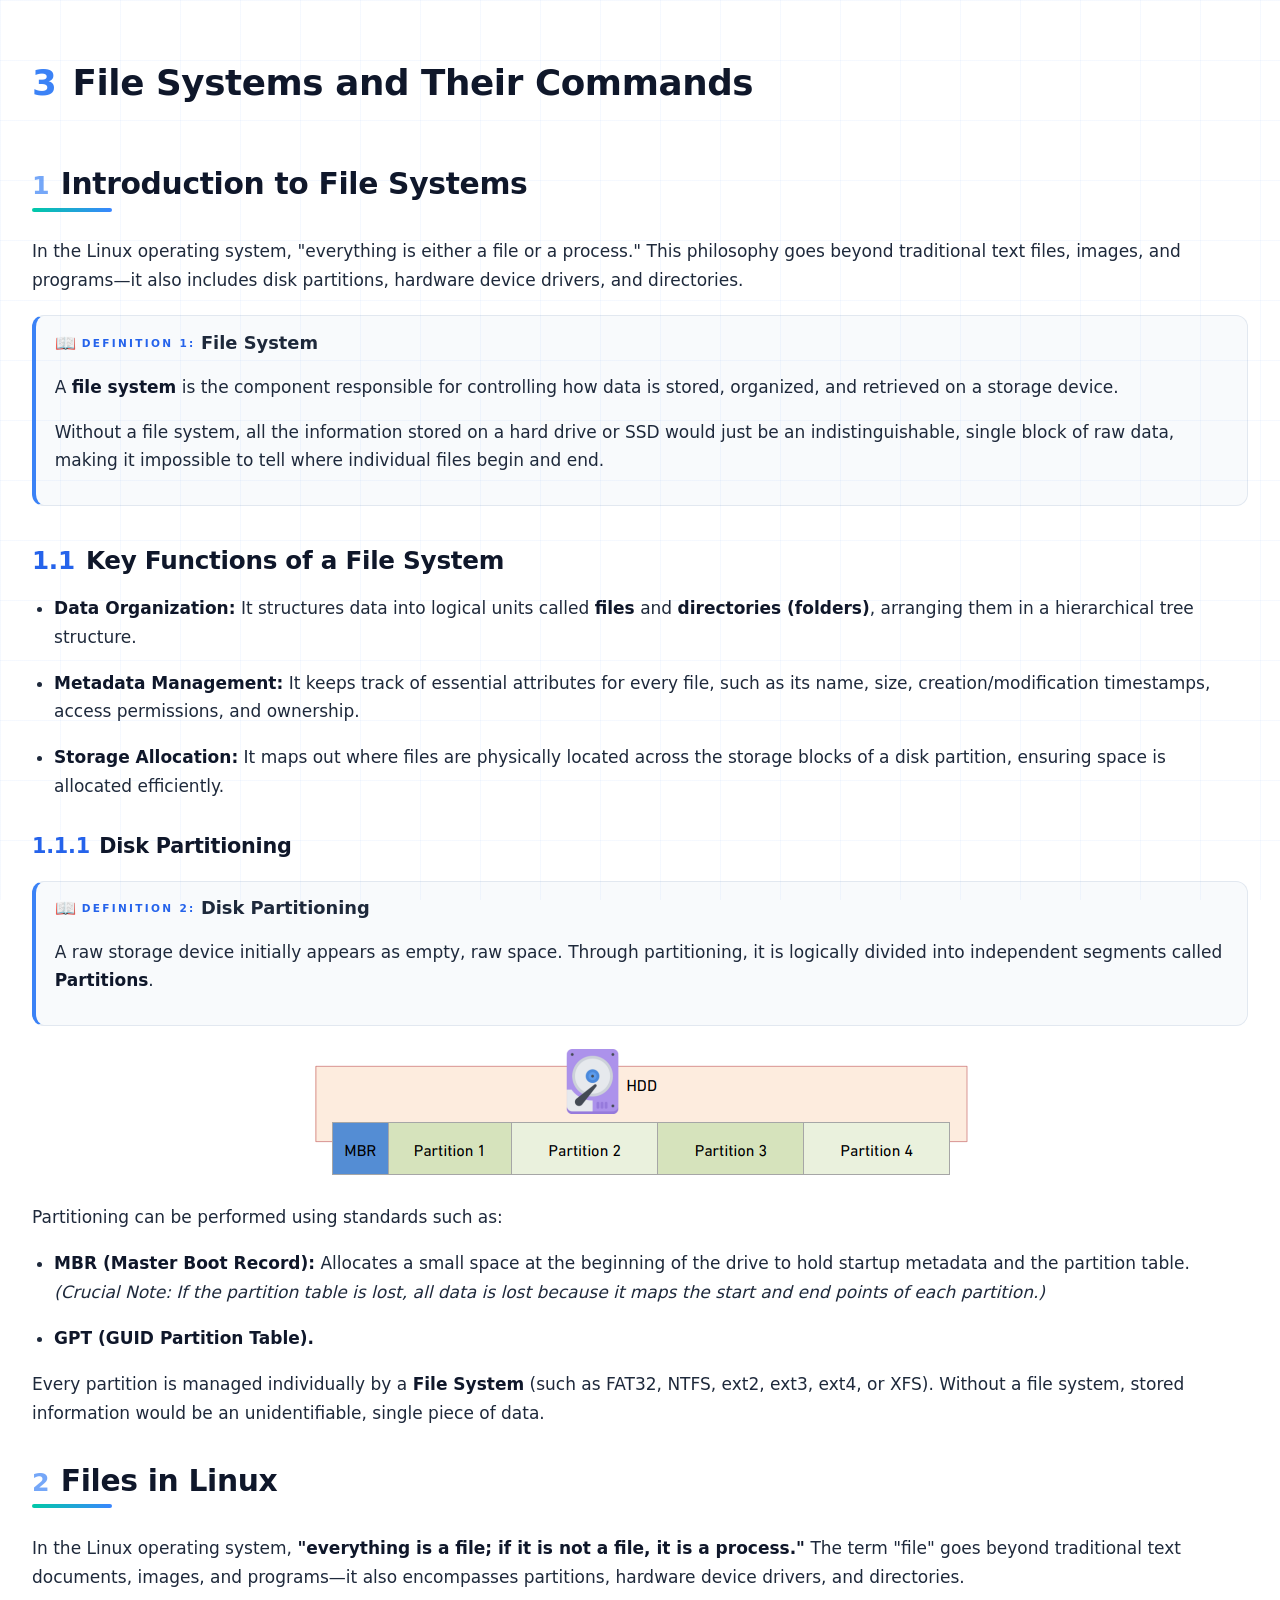
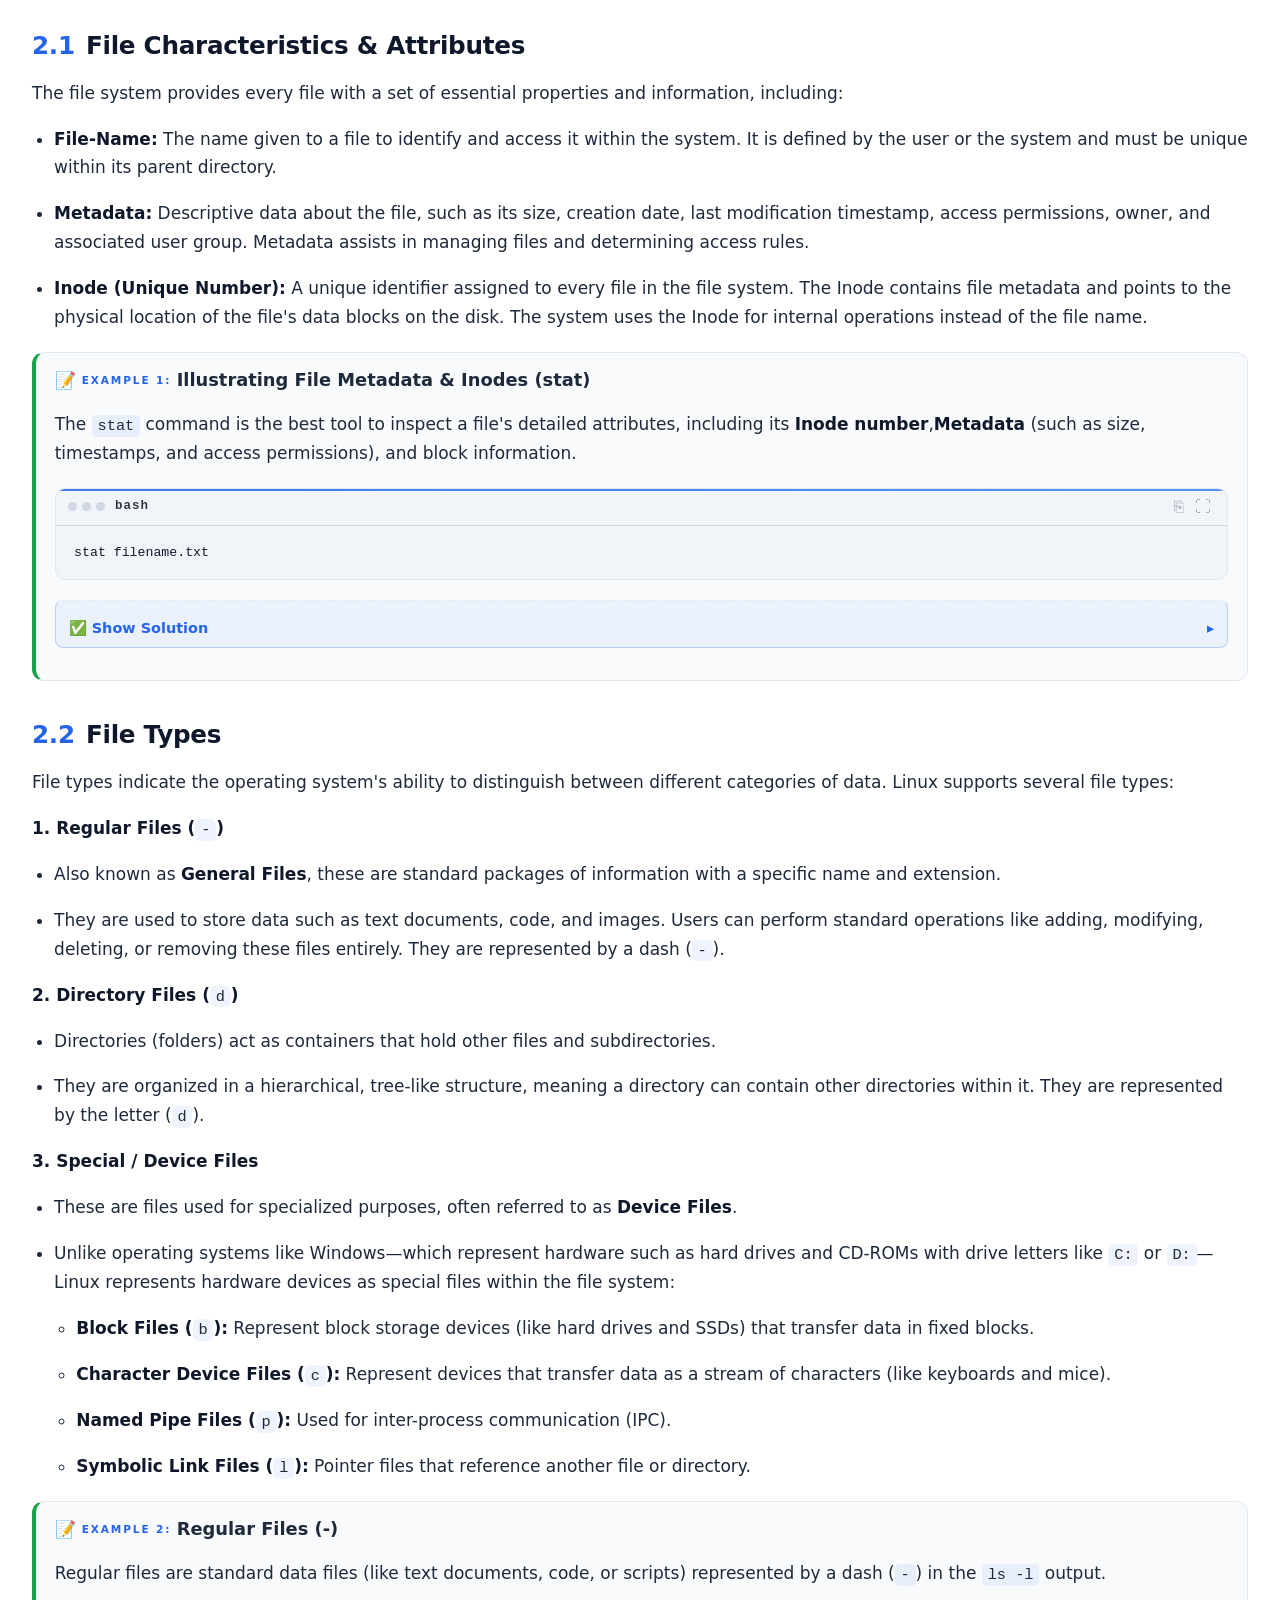
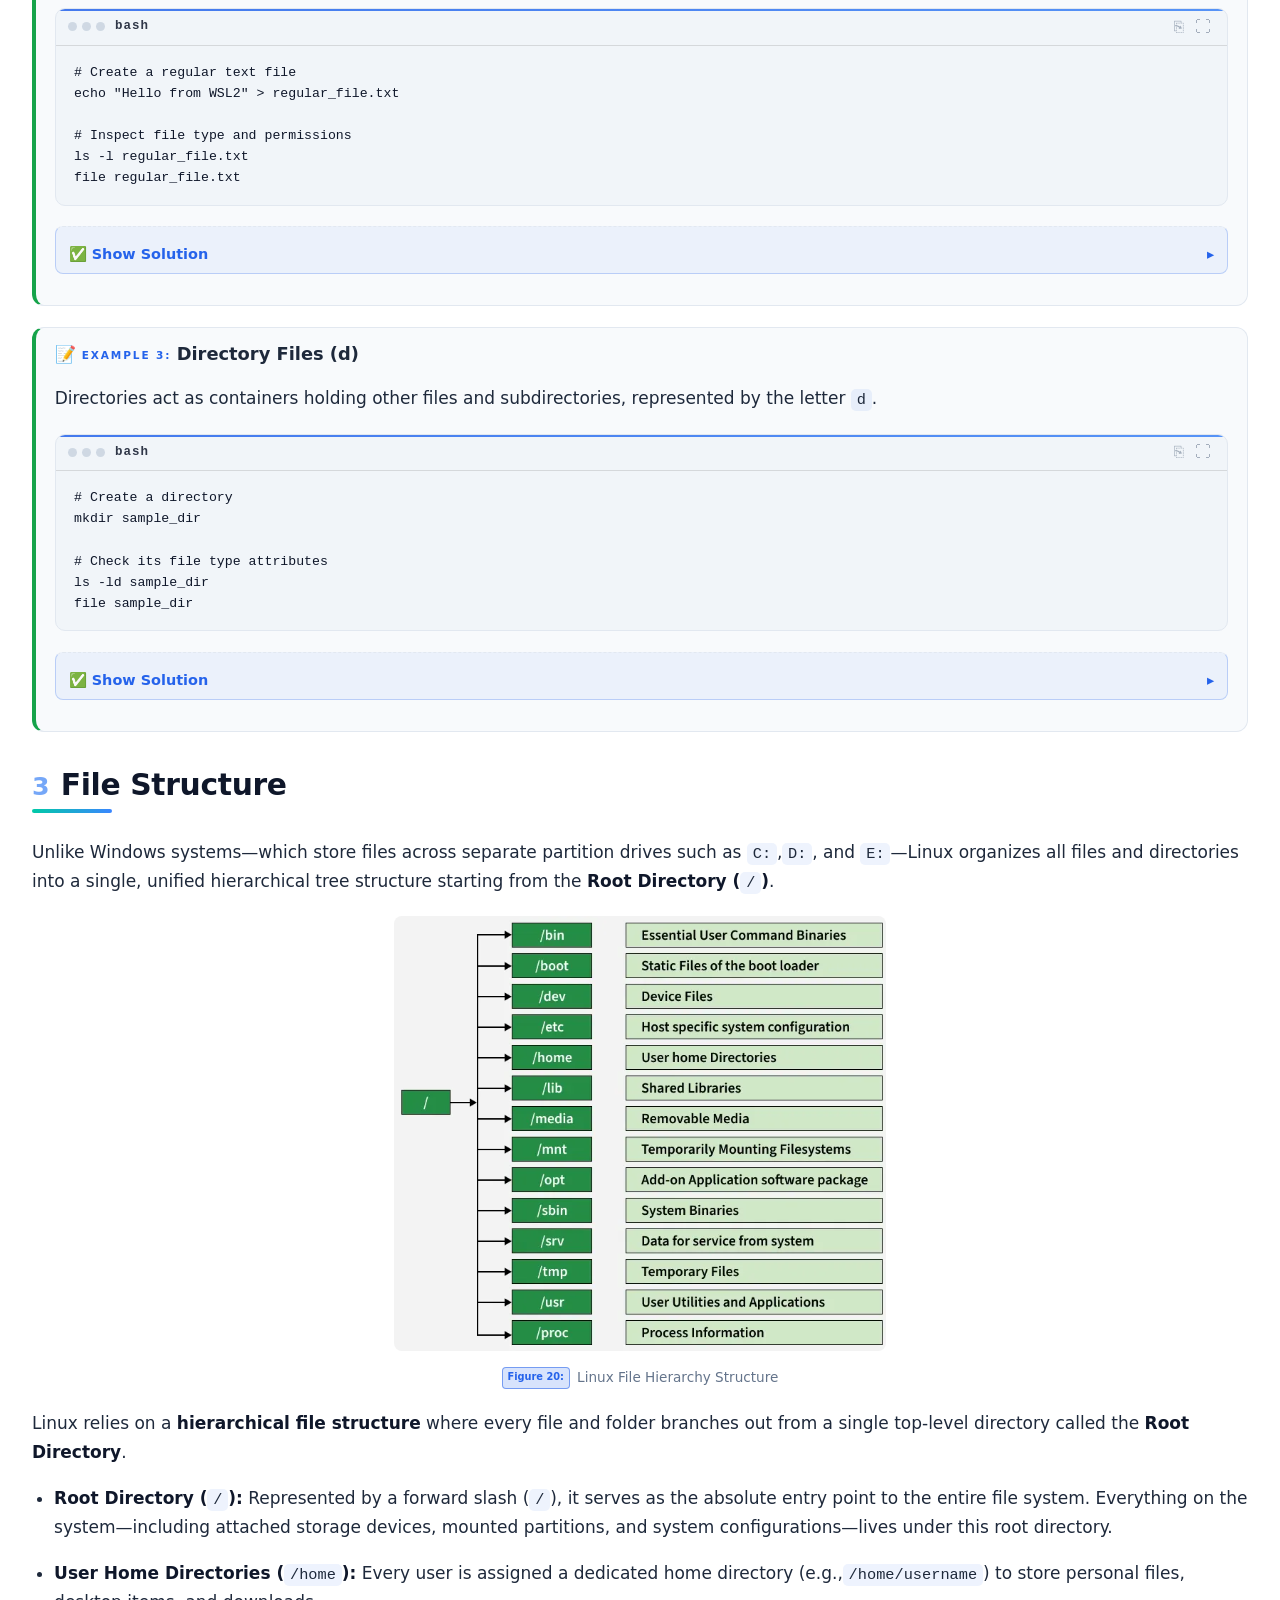
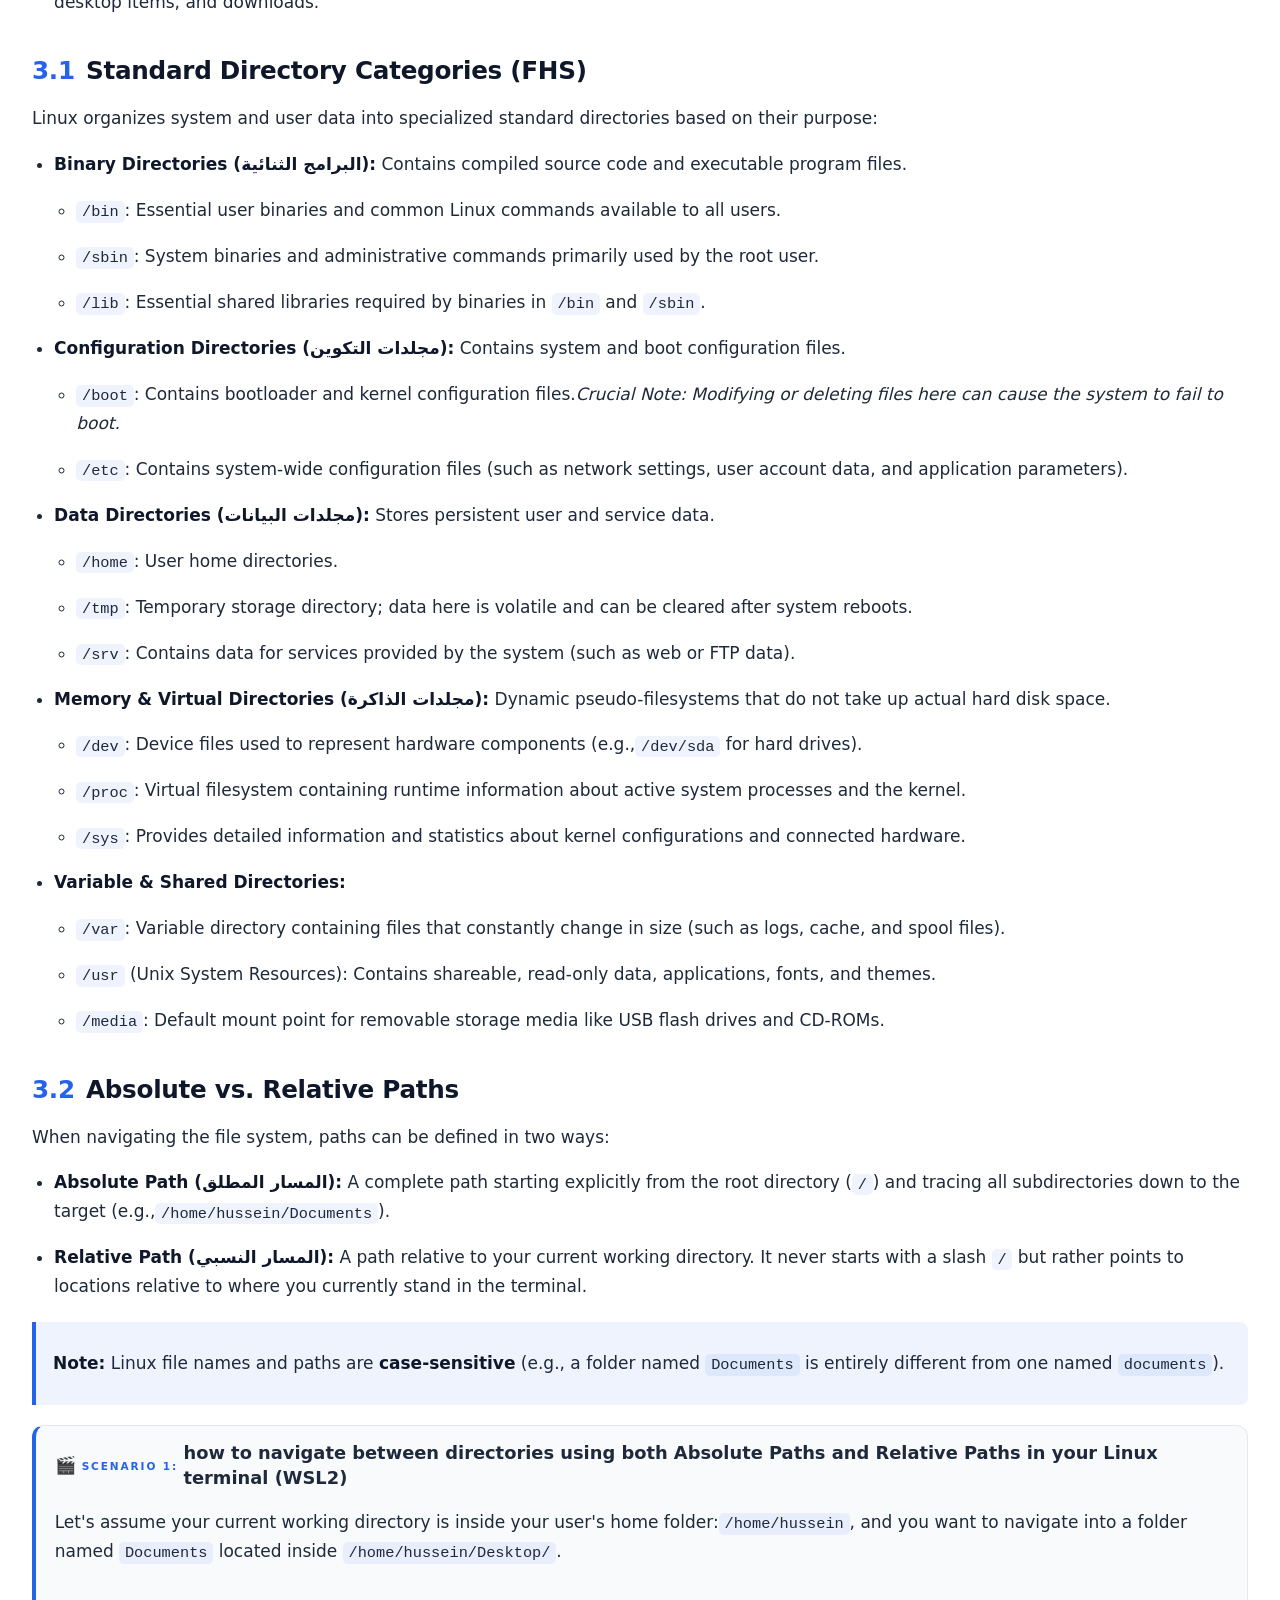
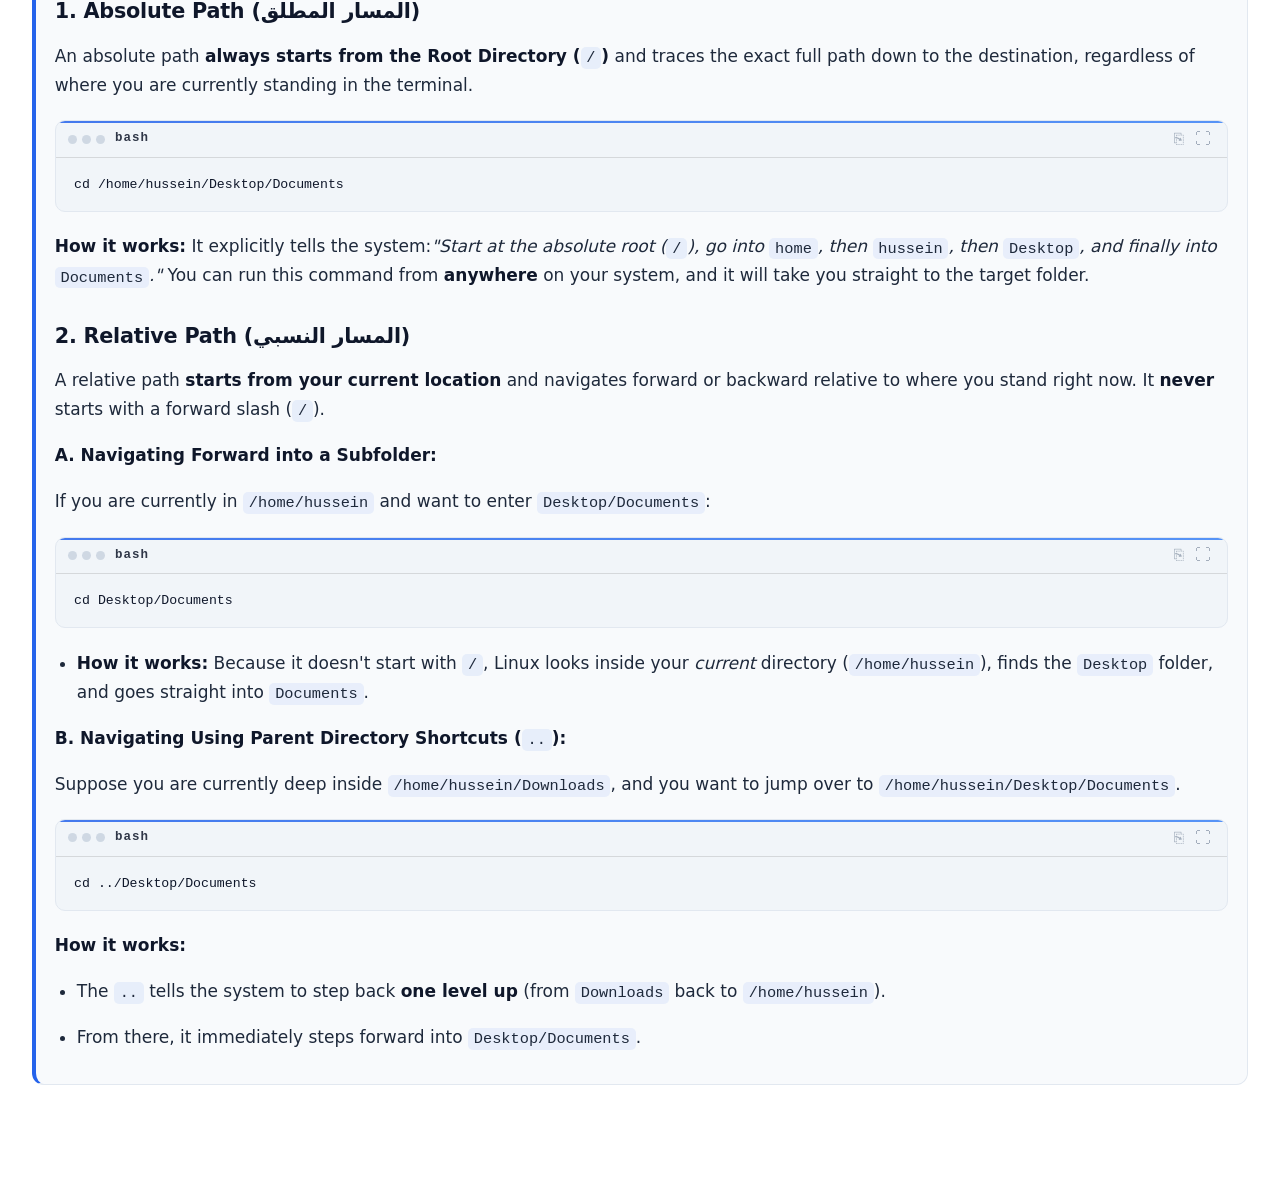
<file: chapters/ch-mvi9gi7x-1elk35/index.html>
<!doctype html>
<html lang="en" data-book-theme="light">
<head>
<meta charset="utf-8">
<meta name="viewport" content="width=device-width, initial-scale=1.0">
<meta name="generator" content="course-authoring-studio">

<title>File Systems and Their Commands — Mr. Hussein Younis</title>
<!-- CSS Stack (in order):
     1. {theme}.css — CSS variables (--r-*) remapped to book palette
     2. master.css — General element styles (.note, .callout, .card, .timeline, etc.)
     3. design-utilities.css — Generated utility classes from design-tokens.json
     4. book.css — Book layout styles (.book-frame, .book-sidebar, .book-content, etc.)
-->
<link rel="stylesheet" href="default.css">
<link rel="stylesheet" href="master.css">
<link rel="stylesheet" href="design-utilities.css">
<link rel="stylesheet" href="book.css">
<link rel="stylesheet" href="glightbox/glightbox.min.css">
<link rel="stylesheet" href="katex.min.css">
<link rel="stylesheet" href="vendor/fontawesome/css/all.min.css">

</head>
<body class="book book-theme-default" data-book>
<main class="book-content">

<article id="ch-ch-mvi9gi7x-1elk35" class="book-page " data-page-type="page">
<section class="book-chapter-intro"><h1 id="ch-ch-mvi9gi7x-1elk35--file-systems-and-their-commands" class="book-chapter-title"><span class="book-heading-number">3</span>File Systems and Their Commands</h1></section>

<section class="section-container "><h1 id="ch-ch-mvi9gi7x-1elk35--introduction-to-file-systems" class="section-title book-heading"><span class="section-number">1</span>Introduction to File Systems</h1></section>

<div class=""><p>In the Linux operating system, "everything is either a file or a process." This philosophy goes beyond traditional text files, images, and programs—it also includes disk partitions, hardware device drivers, and directories.</p></div>

<div class="def-box "><p class="def-title"><span class="def-icon">📖</span><span class="def-label"></span><span class="def-text">File System</span></p><div class="def-content"><p>A <strong>file system</strong>  is the component responsible for controlling how data is stored, organized, and retrieved on a storage device.</p><p>Without a file system, all the information stored on a hard drive or SSD would just be an indistinguishable, single block of raw data, making it impossible to tell where individual files begin and end.</p></div></div>

<h2 id="ch-ch-mvi9gi7x-1elk35--key-functions-of-a-file-system" class="book-heading "><span class="book-heading-number">1.1</span>Key Functions of a File System</h2>

<div class=""><ul><li><p><strong>Data Organization:</strong> It structures data into logical units called <strong>files</strong> and <strong>directories (folders)</strong>, arranging them in a hierarchical tree structure.</p></li><li><p><strong>Metadata Management:</strong> It keeps track of essential attributes for every file, such as its name, size, creation/modification timestamps, access permissions, and ownership.</p></li><li><p><strong>Storage Allocation:</strong> It maps out where files are physically located across the storage blocks of a disk partition, ensuring space is allocated efficiently.</p></li></ul><p></p></div>

<h3 id="ch-ch-mvi9gi7x-1elk35--disk-partitioning" class="book-heading "><span class="book-heading-number">1.1.1</span>Disk Partitioning</h3>

<div class="def-box "><p class="def-title"><span class="def-icon">📖</span><span class="def-label"></span><span class="def-text">Disk Partitioning</span></p><div class="def-content"><p> A raw storage device initially appears as empty, raw space. Through partitioning, it is logically divided into independent segments called <strong>Partitions</strong>.</p></div></div>

<figure class="figure-img fig-center"><img src="images/Screenshot 2026-10-21 183143.png" alt=""></figure>

<div class=""><p> Partitioning can be performed using standards such as:</p><ul><li><p><strong>MBR (Master Boot Record):</strong> Allocates a small space at the beginning of the drive to hold startup metadata and the partition table.<em>(Crucial Note: If the partition table is lost, all data is lost because it maps the start and end points of each partition.)</em></p></li><li><p><strong>GPT (GUID Partition Table).</strong></p></li></ul><p> Every partition is managed individually by a <strong>File System</strong> (such as FAT32, NTFS, ext2, ext3, ext4, or XFS). Without a file system, stored information would be an unidentifiable, single piece of data.</p><p></p></div>

<section class="section-container "><h1 id="ch-ch-mvi9gi7x-1elk35--files-in-linux" class="section-title book-heading"><span class="section-number">2</span>Files in Linux</h1></section>

<div class=""><p>In the Linux operating system, <strong>"everything is a file; if it is not a file, it is a process."</strong> The term "file" goes beyond traditional text documents, images, and programs—it also encompasses partitions, hardware device drivers, and directories.</p></div>

<h2 id="ch-ch-mvi9gi7x-1elk35--file-characteristics-attributes" class="book-heading "><span class="book-heading-number">2.1</span>File Characteristics &amp; Attributes</h2>

<div class=""><p>The file system provides every file with a set of essential properties and information, including:</p><ul><li><p><strong>File-Name:</strong> The name given to a file to identify and access it within the system. It is defined by the user or the system and must be unique within its parent directory.</p></li><li><p><strong>Metadata:</strong> Descriptive data about the file, such as its size, creation date, last modification timestamp, access permissions, owner, and associated user group. Metadata assists in managing files and determining access rules.</p></li><li><p><strong>Inode (Unique Number):</strong> A unique identifier assigned to every file in the file system. The Inode contains file metadata and points to the physical location of the file's data blocks on the disk. The system uses the Inode for internal operations instead of the file name.</p></li></ul><p></p></div>

<div class="example-box "><p class="ex-title"><span class="ex-icon">📝</span><span class="ex-label"></span><span class="ex-text">Illustrating File Metadata & Inodes (stat)</span></p><div class=""><p>The <code>stat</code> command is the best tool to inspect a file's detailed attributes, including its <strong>Inode number</strong>,<strong>Metadata</strong> (such as size, timestamps, and access permissions), and block information.</p></div>
<div class="code-chunk-wrap code-block-dark"><div class="code-chunk-bar"><span class="code-chunk-dots"><i></i><i></i><i></i></span><span class="code-chunk-lang">bash</span><div class="code-chunk-btns"><button class="code-copy-btn" title="Copy" onclick="(function(btn){var pre=btn.closest('.code-chunk-wrap').querySelector('pre');var txt=pre?pre.textContent:'';navigator.clipboard.writeText(txt).then(function(){btn.classList.add('copied');setTimeout(function(){btn.classList.remove('copied')},1500)})})(this)">&#x2398;</button><button class="code-fs-btn" title="Fullscreen" onclick="(function(btn){var wrap=btn.closest('.code-chunk-wrap');if(document.fullscreenElement){document.exitFullscreen()}else{wrap.requestFullscreen()}})(this)">&#x26F6;</button></div></div><pre><code class="language-bash nohljsln" data-trim data-line-numbers>stat filename.txt</code></pre></div><details class="example-solution"><summary>✅ Show Solution</summary><div class="example-solution-body"><figure class="figure-img fig-center"><a href="images/Screenshot 2026-10-21 184120.png" class="glightbox"><img src="images/Screenshot 2026-10-21 184120.png" alt="" data-preview-image="images/Screenshot 2026-10-21 184120.png"></a></figure>
<div class=""><p><strong>Breakdown of the Output:</strong></p><ol><li><p><strong>File Type &amp; Size:</strong> Indicates it is a <code>regular file</code> with a size of <code>445</code> bytes occupying <code>8</code> blocks on the disk.</p></li><li><p><strong>Inode Number (</strong><code>Inode: 1720</code><strong>):</strong> The unique system index number that the Linux kernel uses internally to reference this file instead of its human-readable name.</p></li><li><p><strong>Permissions &amp; Ownership (</strong><code>Access: (0644/...</code><strong>, </strong><code>Uid/Gid</code><strong>):</strong> Shows that the owner <code>hussein</code> (UID 1000) has read/write permissions, while members of the group and others have read-only access.</p></li><li><p><strong>Timestamps:</strong></p><ul><li><p><strong>Access:</strong> The last time the file was read.</p></li><li><p><strong>Modify:</strong> The last time the file's content was altered.</p></li><li><p><strong>Change:</strong> The last time the file's metadata or attributes were modified.</p></li><li><p><strong>Birth:</strong> The exact creation timestamp of the file.</p></li></ul></li></ol><p></p></div></div></details></div>

<h2 id="ch-ch-mvi9gi7x-1elk35--file-types" class="book-heading "><span class="book-heading-number">2.2</span>File Types</h2>

<div class=""><p>File types indicate the operating system's ability to distinguish between different categories of data. Linux supports several file types:</p><p><strong>1. Regular Files (</strong><code>-</code><strong>)</strong></p><ul><li><p>Also known as <strong>General Files</strong>, these are standard packages of information with a specific name and extension.</p></li><li><p>They are used to store data such as text documents, code, and images. Users can perform standard operations like adding, modifying, deleting, or removing these files entirely. They are represented by a dash (<code>-</code>).</p></li></ul><p><strong>2. Directory Files (</strong><code>d</code><strong>)</strong></p><ul><li><p>Directories (folders) act as containers that hold other files and subdirectories.</p></li><li><p>They are organized in a hierarchical, tree-like structure, meaning a directory can contain other directories within it. They are represented by the letter (<code>d</code>).</p></li></ul><p><strong>3. Special / Device Files</strong></p><ul><li><p>These are files used for specialized purposes, often referred to as <strong>Device Files</strong>.</p></li><li><p>Unlike operating systems like Windows—which represent hardware such as hard drives and CD-ROMs with drive letters like <code>C:</code> or <code>D:</code>—Linux represents hardware devices as special files within the file system:</p><ul><li><p><strong>Block Files (</strong><code>b</code><strong>):</strong> Represent block storage devices (like hard drives and SSDs) that transfer data in fixed blocks.</p></li><li><p><strong>Character Device Files (</strong><code>c</code><strong>):</strong> Represent devices that transfer data as a stream of characters (like keyboards and mice).</p></li><li><p><strong>Named Pipe Files (</strong><code>p</code><strong>):</strong> Used for inter-process communication (IPC).</p></li><li><p><strong>Symbolic Link Files (</strong><code>l</code><strong>):</strong> Pointer files that reference another file or directory.</p></li></ul></li></ul><p></p></div>

<div class="example-box "><p class="ex-title"><span class="ex-icon">📝</span><span class="ex-label"></span><span class="ex-text">Regular Files (-)</span></p><div class=""><p>Regular files are standard data files (like text documents, code, or scripts) represented by a dash (<code>-</code>) in the <code>ls -l</code> output.</p></div>
<div class="code-chunk-wrap code-block-dark"><div class="code-chunk-bar"><span class="code-chunk-dots"><i></i><i></i><i></i></span><span class="code-chunk-lang">bash</span><div class="code-chunk-btns"><button class="code-copy-btn" title="Copy" onclick="(function(btn){var pre=btn.closest('.code-chunk-wrap').querySelector('pre');var txt=pre?pre.textContent:'';navigator.clipboard.writeText(txt).then(function(){btn.classList.add('copied');setTimeout(function(){btn.classList.remove('copied')},1500)})})(this)">&#x2398;</button><button class="code-fs-btn" title="Fullscreen" onclick="(function(btn){var wrap=btn.closest('.code-chunk-wrap');if(document.fullscreenElement){document.exitFullscreen()}else{wrap.requestFullscreen()}})(this)">&#x26F6;</button></div></div><pre><code class="language-bash nohljsln" data-trim data-line-numbers># Create a regular text file
echo &quot;Hello from WSL2&quot; &gt; regular_file.txt

# Inspect file type and permissions
ls -l regular_file.txt
file regular_file.txt</code></pre></div><details class="example-solution"><summary>✅ Show Solution</summary><div class="example-solution-body"><figure class="figure-img fig-center"><a href="images/Screenshot 2026-10-21 184739.png" class="glightbox"><img src="images/Screenshot 2026-10-21 184739.png" alt="" data-preview-image="images/Screenshot 2026-10-21 184739.png"></a></figure>
<div class=""><ul><li><p>The leading <code>-</code> in <code>ls -l</code> indicates it is a <strong>regular file</strong>.</p></li><li><p>The <code>file</code> command correctly identifies it as text data.</p></li></ul><p></p></div></div></details></div>

<div class="example-box "><p class="ex-title"><span class="ex-icon">📝</span><span class="ex-label"></span><span class="ex-text">Directory Files (d)</span></p><div class=""><p>Directories act as containers holding other files and subdirectories, represented by the letter <code>d</code>.</p></div>
<div class="code-chunk-wrap code-block-dark"><div class="code-chunk-bar"><span class="code-chunk-dots"><i></i><i></i><i></i></span><span class="code-chunk-lang">bash</span><div class="code-chunk-btns"><button class="code-copy-btn" title="Copy" onclick="(function(btn){var pre=btn.closest('.code-chunk-wrap').querySelector('pre');var txt=pre?pre.textContent:'';navigator.clipboard.writeText(txt).then(function(){btn.classList.add('copied');setTimeout(function(){btn.classList.remove('copied')},1500)})})(this)">&#x2398;</button><button class="code-fs-btn" title="Fullscreen" onclick="(function(btn){var wrap=btn.closest('.code-chunk-wrap');if(document.fullscreenElement){document.exitFullscreen()}else{wrap.requestFullscreen()}})(this)">&#x26F6;</button></div></div><pre><code class="language-bash nohljsln" data-trim data-line-numbers># Create a directory
mkdir sample_dir

# Check its file type attributes
ls -ld sample_dir
file sample_dir</code></pre></div><details class="example-solution"><summary>✅ Show Solution</summary><div class="example-solution-body"><figure class="figure-img fig-center"><a href="images/Screenshot 2026-10-21 185012.png" class="glightbox"><img src="images/Screenshot 2026-10-21 185012.png" alt="" data-preview-image="images/Screenshot 2026-10-21 185012.png"></a></figure>
<div class=""><p>The leading <code>d</code> indicates it is a <strong>directory file</strong>.</p></div></div></details></div>

<section class="section-container "><h1 id="ch-ch-mvi9gi7x-1elk35--file-structure" class="section-title book-heading"><span class="section-number">3</span>File Structure</h1></section>

<div class=""><p>Unlike Windows systems—which store files across separate partition drives such as <code>C:</code>,<code>D:</code>, and <code>E:</code>—Linux organizes all files and directories into a single, unified hierarchical tree structure starting from the <strong>Root Directory (</strong><code>/</code><strong>)</strong>.</p></div>

<figure class="figure-img fig-center"><a href="images/Screenshot 2026-10-21 185533.png" class="glightbox"><img src="images/Screenshot 2026-10-21 185533.png" alt=" Linux File Hierarchy Structure" data-preview-image="images/Screenshot 2026-10-21 185533.png"></a><figcaption class="fig-caption"><span class="fig-num badge badge-teal">Figure 20:</span> Linux File Hierarchy Structure</figcaption></figure>

<div class=""><p>Linux relies on a <strong>hierarchical file structure</strong> where every file and folder branches out from a single top-level directory called the <strong>Root Directory</strong>.</p><ul><li><p><strong>Root Directory (</strong><code>/</code><strong>):</strong> Represented by a forward slash (<code>/</code>), it serves as the absolute entry point to the entire file system. Everything on the system—including attached storage devices, mounted partitions, and system configurations—lives under this root directory.</p></li><li><p><strong>User Home Directories (</strong><code>/home</code><strong>):</strong> Every user is assigned a dedicated home directory (e.g.,<code>/home/username</code>) to store personal files, desktop items, and downloads.</p></li></ul><p></p></div>

<h2 id="ch-ch-mvi9gi7x-1elk35--standard-directory-categories-fhs" class="book-heading "><span class="book-heading-number">3.1</span>Standard Directory Categories (FHS)</h2>

<div class=""><p>Linux organizes system and user data into specialized standard directories based on their purpose:</p><ul><li><p><strong>Binary Directories (البرامج الثنائية):</strong> Contains compiled source code and executable program files.</p><ul><li><p><code>/bin</code>: Essential user binaries and common Linux commands available to all users.</p></li><li><p><code>/sbin</code>: System binaries and administrative commands primarily used by the root user.</p></li><li><p><code>/lib</code>: Essential shared libraries required by binaries in <code>/bin</code> and <code>/sbin</code>.</p></li></ul></li><li><p><strong>Configuration Directories (مجلدات التكوين):</strong> Contains system and boot configuration files.</p><ul><li><p><code>/boot</code>: Contains bootloader and kernel configuration files.<em>Crucial Note: Modifying or deleting files here can cause the system to fail to boot.</em></p></li><li><p><code>/etc</code>: Contains system-wide configuration files (such as network settings, user account data, and application parameters).</p></li></ul></li><li><p><strong>Data Directories (مجلدات البيانات):</strong> Stores persistent user and service data.</p><ul><li><p><code>/home</code>: User home directories.</p></li><li><p><code>/tmp</code>: Temporary storage directory; data here is volatile and can be cleared after system reboots.</p></li><li><p><code>/srv</code>: Contains data for services provided by the system (such as web or FTP data).</p></li></ul></li><li><p><strong>Memory &amp; Virtual Directories (مجلدات الذاكرة):</strong> Dynamic pseudo-filesystems that do not take up actual hard disk space.</p><ul><li><p><code>/dev</code>: Device files used to represent hardware components (e.g.,<code>/dev/sda</code> for hard drives).</p></li><li><p><code>/proc</code>: Virtual filesystem containing runtime information about active system processes and the kernel.</p></li><li><p><code>/sys</code>: Provides detailed information and statistics about kernel configurations and connected hardware.</p></li></ul></li><li><p><strong>Variable &amp; Shared Directories:</strong></p><ul><li><p><code>/var</code>: Variable directory containing files that constantly change in size (such as logs, cache, and spool files).</p></li><li><p><code>/usr</code> (Unix System Resources): Contains shareable, read-only data, applications, fonts, and themes.</p></li><li><p><code>/media</code>: Default mount point for removable storage media like USB flash drives and CD-ROMs.</p></li></ul></li></ul><p></p></div>

<h2 id="ch-ch-mvi9gi7x-1elk35--absolute-vs-relative-paths" class="book-heading "><span class="book-heading-number">3.2</span>Absolute vs. Relative Paths</h2>

<div class=""><p>When navigating the file system, paths can be defined in two ways:</p><ul><li><p><strong>Absolute Path (المسار المطلق):</strong> A complete path starting explicitly from the root directory (<code>/</code>) and tracing all subdirectories down to the target (e.g.,<code>/home/hussein/Documents</code>).</p></li><li><p><strong>Relative Path (المسار النسبي):</strong> A path relative to your current working directory. It never starts with a slash <code>/</code> but rather points to locations relative to where you currently stand in the terminal.</p></li></ul><blockquote><p><strong>Note:</strong> Linux file names and paths are <strong>case-sensitive</strong> (e.g., a folder named <code>Documents</code> is entirely different from one named <code>documents</code>).</p></blockquote><p></p></div>

<div class="example-box book-scenario "><p class="ex-title"><span class="ex-icon">🎬</span><span class="ex-label"></span><span class="ex-text">how to navigate between directories using both Absolute Paths and Relative Paths in your Linux terminal (WSL2)</span></p><div class=""><p>Let's assume your current working directory is inside your user's home folder:<code>/home/hussein</code>, and you want to navigate into a folder named <code>Documents</code> located inside <code>/home/hussein/Desktop/</code>.</p><h3><strong>1. Absolute Path (المسار المطلق)</strong></h3><p>An absolute path <strong>always starts from the Root Directory (</strong><code>/</code><strong>)</strong> and traces the exact full path down to the destination, regardless of where you are currently standing in the terminal.</p></div>
<div class="code-chunk-wrap code-block-dark"><div class="code-chunk-bar"><span class="code-chunk-dots"><i></i><i></i><i></i></span><span class="code-chunk-lang">bash</span><div class="code-chunk-btns"><button class="code-copy-btn" title="Copy" onclick="(function(btn){var pre=btn.closest('.code-chunk-wrap').querySelector('pre');var txt=pre?pre.textContent:'';navigator.clipboard.writeText(txt).then(function(){btn.classList.add('copied');setTimeout(function(){btn.classList.remove('copied')},1500)})})(this)">&#x2398;</button><button class="code-fs-btn" title="Fullscreen" onclick="(function(btn){var wrap=btn.closest('.code-chunk-wrap');if(document.fullscreenElement){document.exitFullscreen()}else{wrap.requestFullscreen()}})(this)">&#x26F6;</button></div></div><pre><code class="language-bash nohljsln" data-trim data-line-numbers>cd /home/hussein/Desktop/Documents</code></pre></div>
<div class=""><p><strong>How it works:</strong> It explicitly tells the system:<em>"Start at the absolute root (</em><code>/</code><em>), go into </em><code>home</code><em>, then </em><code>hussein</code><em>, then </em><code>Desktop</code><em>, and finally into </em><code>Documents</code><em>."</em> You can run this command from <strong>anywhere</strong> on your system, and it will take you straight to the target folder.</p><h3><strong>2. Relative Path (المسار النسبي)</strong></h3><p>A relative path <strong>starts from your current location</strong> and navigates forward or backward relative to where you stand right now. It <strong>never</strong> starts with a forward slash (<code>/</code>).</p><p><strong>A. Navigating Forward into a Subfolder:</strong></p><p>If you are currently in <code>/home/hussein</code> and want to enter <code>Desktop/Documents</code>:</p><div class="code-chunk-wrap code-block-dark"><div class="code-chunk-bar"><span class="code-chunk-dots"><i></i><i></i><i></i></span><span class="code-chunk-lang">bash</span><div class="code-chunk-btns"><button class="code-copy-btn" title="Copy" onclick="(function(btn){var pre=btn.closest('.code-chunk-wrap').querySelector('pre');var txt=pre?pre.textContent:'';navigator.clipboard.writeText(txt).then(function(){btn.classList.add('copied');setTimeout(function(){btn.classList.remove('copied')},1500)})})(this)">&#x2398;</button><button class="code-fs-btn" title="Fullscreen" onclick="(function(btn){var wrap=btn.closest('.code-chunk-wrap');if(document.fullscreenElement){document.exitFullscreen()}else{wrap.requestFullscreen()}})(this)">&#x26F6;</button></div></div><pre><code class="language-bash" data-trim>cd Desktop/Documents</code></pre></div><ul><li><p><strong>How it works:</strong> Because it doesn't start with <code>/</code>, Linux looks inside your <em>current</em> directory (<code>/home/hussein</code>), finds the <code>Desktop</code> folder, and goes straight into <code>Documents</code>.</p></li></ul><p><strong>B. Navigating Using Parent Directory Shortcuts (</strong><code>..</code><strong>):</strong></p><p>Suppose you are currently deep inside <code>/home/hussein/Downloads</code>, and you want to jump over to <code>/home/hussein/Desktop/Documents</code>.</p><div class="code-chunk-wrap code-block-dark"><div class="code-chunk-bar"><span class="code-chunk-dots"><i></i><i></i><i></i></span><span class="code-chunk-lang">bash</span><div class="code-chunk-btns"><button class="code-copy-btn" title="Copy" onclick="(function(btn){var pre=btn.closest('.code-chunk-wrap').querySelector('pre');var txt=pre?pre.textContent:'';navigator.clipboard.writeText(txt).then(function(){btn.classList.add('copied');setTimeout(function(){btn.classList.remove('copied')},1500)})})(this)">&#x2398;</button><button class="code-fs-btn" title="Fullscreen" onclick="(function(btn){var wrap=btn.closest('.code-chunk-wrap');if(document.fullscreenElement){document.exitFullscreen()}else{wrap.requestFullscreen()}})(this)">&#x26F6;</button></div></div><pre><code class="language-bash" data-trim>cd ../Desktop/Documents</code></pre></div><p><strong>How it works:</strong></p><ul><li><p>The <code>..</code> tells the system to step back <strong>one level up</strong> (from <code>Downloads</code> back to <code>/home/hussein</code>).</p></li><li><p>From there, it immediately steps forward into <code>Desktop/Documents</code>.</p></li></ul><p></p></div></div>

</article>
</main>

<script>
window.BOOK_DATA = {"sidebar":true,"toc":true,"tocDepth":4,"searchEnabled":true,"themeToggle":true,"pageOnly":true,"date":null,"headings":[{"id":"ch-ch-muz4yac5-19nf24--computer-system-structure-hardware-os-apps-users","text":"Computer System Structure (Hardware, OS, Apps, Users)","pageId":"ch-ch-muz4yac5-19nf24","level":1},{"id":"ch-ch-muz4yac5-19nf24--introduction-to-operating-systems","text":"Introduction to Operating Systems","pageId":"ch-ch-muz4yac5-19nf24","level":1},{"id":"ch-ch-muz4yac5-19nf24--what-is-an-os-intermediary-layer","text":"What is an OS? (Intermediary layer)","pageId":"ch-ch-muz4yac5-19nf24","level":2},{"id":"ch-ch-muz4yac5-19nf24--os-services-user-facing-vs-system-facing","text":"OS Services (User-facing vs System-facing)","pageId":"ch-ch-muz4yac5-19nf24","level":2},{"id":"ch-ch-muz4yac5-19nf24--system-calls","text":"System Calls","pageId":"ch-ch-muz4yac5-19nf24","level":2},{"id":"ch-ch-muz4yac5-19nf24--how-system-calls-work","text":"How System Calls Work","pageId":"ch-ch-muz4yac5-19nf24","level":3},{"id":"ch-ch-muz4yac5-19nf24--apis-vs-system-calls","text":"APIs vs System Calls","pageId":"ch-ch-muz4yac5-19nf24","level":3},{"id":"ch-ch-muz4yac5-19nf24--operating-system-operations","text":"Operating System Operations","pageId":"ch-ch-muz4yac5-19nf24","level":2},{"id":"ch-ch-muz4yac5-19nf24--operating-system-modes-os-modes","text":"Operating System Modes (OS Modes)","pageId":"ch-ch-muz4yac5-19nf24","level":2},{"id":"ch-ch-muz4yac5-19nf24--command-line-interface-cli","text":"Command Line Interface (CLI)","pageId":"ch-ch-muz4yac5-19nf24","level":1},{"id":"ch-ch-muz4yac5-19nf24--distinguishing-terminals-and-shells-across-operating-systems","text":"Distinguishing Terminals and Shells Across Operating Systems","pageId":"ch-ch-muz4yac5-19nf24","level":2},{"id":"ch-ch-muz4yac5-19nf24--computer-startup-and-the-linux-boot-process","text":"Computer Startup and the Linux Boot Process","pageId":"ch-ch-muz4yac5-19nf24","level":1},{"id":"ch-ch-muz93tk2-oizpco--what-is-linux","text":"What is Linux?","pageId":"ch-ch-muz93tk2-oizpco","level":1},{"id":"ch-ch-muz93tk2-oizpco--global-usage-key-statistics","text":"Global Usage & Key Statistics","pageId":"ch-ch-muz93tk2-oizpco","level":2},{"id":"ch-ch-muz93tk2-oizpco--linux-distributions","text":"Linux Distributions","pageId":"ch-ch-muz93tk2-oizpco","level":2},{"id":"ch-ch-muz93tk2-oizpco--primary-advantages-of-linux","text":"Primary Advantages of Linux","pageId":"ch-ch-muz93tk2-oizpco","level":2},{"id":"ch-ch-muz93tk2-oizpco--potential-challenges","text":"Potential Challenges","pageId":"ch-ch-muz93tk2-oizpco","level":2},{"id":"ch-ch-muz93tk2-oizpco--the-philosophy-that-everything-is-a-file","text":"The Philosophy That \"Everything Is A File\"","pageId":"ch-ch-muz93tk2-oizpco","level":2},{"id":"ch-ch-muz93tk2-oizpco--linux-from-the-beginning-history-and-evolution","text":"Linux from the beginning - History and Evolution","pageId":"ch-ch-muz93tk2-oizpco","level":1},{"id":"ch-ch-muz93tk2-oizpco--the-first-stage-1964-1984","text":"The First Stage (1964–1984)","pageId":"ch-ch-muz93tk2-oizpco","level":2},{"id":"ch-ch-muz93tk2-oizpco--the-second-stage-1984-1991","text":"The Second Stage (1984–1991)","pageId":"ch-ch-muz93tk2-oizpco","level":2},{"id":"ch-ch-muz93tk2-oizpco--the-third-stage-1991-present","text":"The Third Stage (1991–Present)","pageId":"ch-ch-muz93tk2-oizpco","level":2},{"id":"ch-ch-muz93tk2-oizpco--components-of-linux-system","text":"Components of Linux System","pageId":"ch-ch-muz93tk2-oizpco","level":1},{"id":"ch-ch-muz93tk2-oizpco--linux-kernel","text":"Linux Kernel","pageId":"ch-ch-muz93tk2-oizpco","level":2},{"id":"ch-ch-muz93tk2-oizpco--system-libraries","text":"System Libraries","pageId":"ch-ch-muz93tk2-oizpco","level":2},{"id":"ch-ch-muz93tk2-oizpco--shell","text":"Shell","pageId":"ch-ch-muz93tk2-oizpco","level":2},{"id":"ch-ch-muz93tk2-oizpco--scripting-commands","text":"Scripting & Commands","pageId":"ch-ch-muz93tk2-oizpco","level":3},{"id":"ch-ch-muz93tk2-oizpco--system-concepts-interaction-interfaces","text":"System Concepts & Interaction Interfaces","pageId":"ch-ch-muz93tk2-oizpco","level":2},{"id":"ch-ch-muz93tk2-oizpco--minimal-vs-maximal-deployments","text":"Minimal vs Maximal Deployments","pageId":"ch-ch-muz93tk2-oizpco","level":3},{"id":"ch-ch-muz93tk2-oizpco--terminal-vs-tty-vs-pts","text":"Terminal vs TTY vs PTS","pageId":"ch-ch-muz93tk2-oizpco","level":3},{"id":"ch-ch-muz93tk2-oizpco--virtual-ttys","text":"Virtual TTYs","pageId":"ch-ch-muz93tk2-oizpco","level":3},{"id":"ch-ch-muz93tk2-oizpco--basic-linux-commands","text":"Basic Linux Commands","pageId":"ch-ch-muz93tk2-oizpco","level":1},{"id":"ch-ch-muz93tk2-oizpco--use-linux-on-a-windows-machine","text":"Use Linux on a Windows Machine","pageId":"ch-ch-muz93tk2-oizpco","level":1},{"id":"ch-ch-muz93tk2-oizpco--option-1-dual-boot-linux-windows","text":"Option 1: \"Dual-boot\" Linux + Windows","pageId":"ch-ch-muz93tk2-oizpco","level":2},{"id":"ch-ch-muz93tk2-oizpco--option-2-use-windows-subsystem-for-linux-wsl2","text":"Option 2: Use Windows Subsystem for Linux (WSL2)","pageId":"ch-ch-muz93tk2-oizpco","level":2},{"id":"ch-ch-muz93tk2-oizpco--option-3-use-a-virtual-machine-vm","text":"Option 3: Use a Virtual Machine (VM)","pageId":"ch-ch-muz93tk2-oizpco","level":2},{"id":"ch-ch-muz93tk2-oizpco--what-is-virtualization","text":"What is Virtualization","pageId":"ch-ch-muz93tk2-oizpco","level":3},{"id":"ch-ch-mvi9gi7x-1elk35--introduction-to-file-systems","text":"Introduction to File Systems","pageId":"ch-ch-mvi9gi7x-1elk35","level":1},{"id":"ch-ch-mvi9gi7x-1elk35--key-functions-of-a-file-system","text":"Key Functions of a File System","pageId":"ch-ch-mvi9gi7x-1elk35","level":2},{"id":"ch-ch-mvi9gi7x-1elk35--disk-partitioning","text":"Disk Partitioning","pageId":"ch-ch-mvi9gi7x-1elk35","level":3},{"id":"ch-ch-mvi9gi7x-1elk35--files-in-linux","text":"Files in Linux","pageId":"ch-ch-mvi9gi7x-1elk35","level":1},{"id":"ch-ch-mvi9gi7x-1elk35--file-characteristics-attributes","text":"File Characteristics & Attributes","pageId":"ch-ch-mvi9gi7x-1elk35","level":2},{"id":"ch-ch-mvi9gi7x-1elk35--file-types","text":"File Types","pageId":"ch-ch-mvi9gi7x-1elk35","level":2},{"id":"ch-ch-mvi9gi7x-1elk35--file-structure","text":"File Structure","pageId":"ch-ch-mvi9gi7x-1elk35","level":1},{"id":"ch-ch-mvi9gi7x-1elk35--standard-directory-categories-fhs","text":"Standard Directory Categories (FHS)","pageId":"ch-ch-mvi9gi7x-1elk35","level":2},{"id":"ch-ch-mvi9gi7x-1elk35--absolute-vs-relative-paths","text":"Absolute vs Relative Paths","pageId":"ch-ch-mvi9gi7x-1elk35","level":2}],"pages":[{"id":"ch-ch-mvi9gi7x-1elk35","title":"File Systems and Their Commands","section":null,"subsection":null,"chapterLabel":"3"}],"searchIndex":[{"pageId":"ch-ch-muz4yac5-19nf24","title":"Introduction to Computer Systems and Operating Systems","text":"1 Introduction to Computer Systems and Operating Systems 1 Computer System Structure (Hardware, OS, Apps, Users) 📖 Computer System A computer system is a set of hardware devices and software that work together to execute and manage various operations and tasks within computers. A computer system consists of a variety of components that cooperate to provide an execution environment for applications and perform computing operations. A computer system can be divided into four main components: Hardware: The physical components of the computer, such as the Processor, Memory, Storage Devices, I/O Devices, and so on. Operating System: A collection of software, each designed for a specific function, aimed at controlling and coordinating the use of hardware among various applications and users. Application Programs: Software that defines the ways in which system resources are used to solve computing problems for users (e.g., Word Processors, Database Systems, Web Browsers, Compilers). Users: The entities using the computer, which may be people, machines, etc. Figure 1: Computer System Components 2 Introduction to Operating Systems 2.1 What is an OS? (Intermediary layer) An operating system is necessary in every computer to run programs and manage resources. It organizes and coordinates the operation of various hardware components in the computer, such as the processor, memory, storage units, and input/output units. 📖 Operating System (OS) An Operating System (OS) acts as an intermediary layer between computer hardware and the software applications executed by users. Its main objective is to provide a safe, efficient, and user-friendly environment where applications can run without needing direct control over low-level hardware routines. Table 1: Primary Subsystems and Responsibilities Subsystem Primary Function Core Abstractions / Concepts Process Management Allocates CPU time to competing threads and handles process state transitions. PCB (Process Control Block), Context Switching, Preemptive Scheduling Memory Management Maps virtual addresses to physical RAM and manages secondary memory paging. Virtual Memory, Page Tables, MMU (Memory Management Unit), Swapping Storage & File Systems Provides structured file abstraction and manages non-volatile disk blocks. Inodes, VFS (Virtual File System), Allocation Tables (FAT, NTFS, ext4) I/O & Device Drivers Buffers, caches, and routes requests between hardware devices and applications. Interrupt Handlers, DMA (Direct Memory Access), Character/Block Devices Security & Access Control Enforces user privileges, resource isolation, and access permission rules. Access Control Lists (ACLs), User vs. Kernel Mode (Ring 0 / Ring 3) 2.2 OS Services (User-facing vs. System-facing) To achieve this, the OS architecture is structured around two key categories of services: User-Facing Services: Capabilities designed to help users and application programs carry out tasks effectively (such as process execution, input/output management, and file storage). System-Facing (Efficiency) Services: Background functions designed to ensure the underlying system operates smoothly, fairly, and securely (such as allocating resources among competing processes, error handling, and security enforcement). Figure 2: Typical Operating System architecture diagram 1. User Interface (UI) Layer The top layer of the Operating System allows users and application programs to interact with the system through three main interfaces: Graphical User Interface (GUI): A visual interface using windows, icons, and menus for interactive input. Command Line Interface (CLI): A text-based interface where users type direct commands for process or file execution. Batch Interface: An automated execution mechanism where series of commands/programs are queued and executed without direct user intervention. 2. User-Facing Services These services directly assist users and application programs in executing tasks: Program Execution: Loads programs into memory, handles execution, manages processes, and terminates execution normally or handles abnormal crashes. I/O Operations: Provides a standardized interface for running programs to communicate with input/output hardware (keyboards, disks, displays, printers) without managing hardware-level device drivers directly. File-System Manipulation: Handles creating, reading, writing, searching, deleting, and updating files and directories, along with setting access permissions. Communications: Enables processes to exchange information either on the local machine (inter-process communication via shared memory or message passing) or across network links. 3. System-Facing (Efficiency & Management) Services These background services ensure the operating system operates efficiently, fairly, and securely among multiple users or processes: Resource Allocation: Manages and allocates system hardware resources—such as CPU execution cycles, main memory (RAM), and storage devices—among competing concurrent jobs. Accounting: Tracks and logs resource utilization metrics (CPU usage time, memory overhead, disk usage) for system monitoring, optimization, or billing. Error Detection: Continuously detects and handles errors occurring in hardware (memory errors, power failures), I/O devices, or software bugs to maintain system stability. Protection and Security: Protection: Ensures internal process isolation so concurrent processes cannot corrupt each other's memory space or system resources. Security: Controls access to system resources via user authentication, credentials, and access control permissions to prevent unauthorized external access. Key Distinction The fundamental core program that runs at all times on the computer is the Kernel . Everything else is classified as either a system program or an application program. 2.3 System Calls During program execution, an application may require services provided by the operating system (e.g., accessing hardware, reading/writing files, or managing processes). To access these services, the OS provides System Calls . These system calls are executed and handled within Kernel Mode . %%{init: {\"look\":\"classic\"}}%% graph TD subgraph User_Mode [\"User Mode (Unprivileged)\"] A[\"User Application\"] -->|\"printf(#quot;Greetings#quot;)\"| B[\"Standard C Library / API\"] end B -->|\"write()\"| C subgraph System_Call_Interface [\"System Call Interface (SCI) Boundary\"] C[\"System Call Interface\"] end C -->|Trap / Interrupt| D subgraph Kernel_Mode [\"Kernel Mode (Privileged)\"] D[\"write() System Call Handler\"] --> E[\"Kernel Implementation of write()\"] E -->|Hardware / I/O Operations| F[(\"Hardware / Display\")] end E -.->|Return Value| C C -.->|Return Value| B B -.->|Return| A Diagram 1: System Call Architecture Diagram 2.3.1 How System Calls Work When a program requests a service like printing, specific underlying functions (system calls) are invoked in the background. Parameters are passed to these functions, allowing the operating system to safely execute the requested operation. Mode Execution: System calls operate in Kernel Mode to ensure security and prevent user programs from directly manipulating critical hardware or memory. Execution Frequency: Modern operating systems execute thousands of system calls per second. Common Linux System Calls: open , read , write , close , wait , exec , fork , exit . 2.3.2 APIs vs. System Calls Directly writing code with raw system calls can be complex and platform-dependent. Therefore, application developers typically use an Application Programming Interface (API) operating in User Mode (such as POSIX API in C or the Standard C Library). Behind the scenes, API functions invoke the corresponding system calls via the System Call Interface (SCI) . Example (Printing to Screen): The user application calls printf(\"Greetings\"); via standard C library in User Mode . The function triggers write() through the System Call Interface (SCI) . The system switches to Kernel Mode to execute the system call and complete the output operation. The result and return status are passed back across the boundary to User Mode . 2.4 Operating System Operations Operating systems execute a variety of operations across both hardware and software levels to maintain system stability, performance, and security. Key operations include: Interrupt Handling (Interrupts): Operating systems use interrupts to manage asynchronous and unexpected events at the hardware level. When an interrupt occurs—such as a hardware request or software error—the OS pauses the current execution flow to handle the event immediately. This mechanism ensures quick responsiveness to critical system events and enables efficient resource scheduling. Software Error Management: Operating systems detect and gracefully manage errors or exceptions caused by running applications (such as a division-by-zero error). Instead of allowing the system to crash, the OS intercepts the error, provides an appropriate status or error message, and safely terminates or handles the faulty process. System Service Requests: Applications request specific services from the operating system to perform low-level or restricted tasks. These include file operations (creation/deletion), memory management, network communication, process management, and access to hardware devices like storage drives or printers. The OS processes these requests securely and efficiently. 2.5 Operating System Modes (OS Modes) Operating systems implement dual-mode operation ( Dual Mode ) to separate and protect critical system tasks from user applications, ensuring system stability, protection, and security. User Mode: When user applications execute—such as editing a document or running software—the CPU operates in User Mode . In this mode, application execution privileges are restricted and isolated from core system resources and hardware routines. This isolation prevents user programs from inadvertently crashing the system or directly interfering with vital OS processes. Kernel Mode (Supervisor Mode): When an application requests a service from the operating system (via a system call ) or when a hardware interrupt occurs, the CPU switches execution mode from User Mode to Kernel Mode . In Kernel Mode, the operating system has unrestricted, full access to all underlying hardware components, physical memory, and privileged system instructions. This mode handles sensitive operations such as memory management, CPU scheduling, and hardware device communication. Figure 3: The key distinctions between User Mode and Kernel Mode, showing how privileges are handled Key Takeaways ⭐ The Dual Mode mechanism provides fundamental security and isolation. ⭐ Restricted operations are strictly contained in User Mode, while privileged and hardware-level operations are safely executed within Kernel Mode. 3 Command Line Interface (CLI) The Command Line Interface (CLI)—also known as the command interpreter—is an interface that allows users to interact with the operating system and software programs using text-based commands. The CLI works by parsing, analyzing, and executing the commands entered by the user. In modern general-purpose operating systems (including Linux, Windows, and macOS), the CLI (specifically the shell) is strictly a user-space program and is almost never embedded directly into the operating system kernel. While the kernel provides the underlying system call interface that the shell uses to request privileged operations, the shell itself runs in user mode. This separation ensures system stability; if a shell crashes, the underlying kernel and hardware remain unaffected. The main goal of the CLI is to facilitate the efficient execution of commands, system management, and program control. Operating systems typically contain multiple command interpreters from which the user can choose. These command interpreters are commonly known as shells . Figure 4: The Windows Command Prompt, also known as cmd.exe, is the native text-based command-line interface (CLI) for Microsoft Windows. It provides users with direct, system-level access to execute utilities, manage files, troubleshoot network issues, and automate tasks through batch scripts 3.1 Distinguishing Terminals and Shells Across Operating Systems To understand how the CLI works in practice, it is crucial to distinguish between the Terminal Emulator (the graphical window) and the Shell (the program interpreting the text). Here is how these components manifest across different operating systems: 1. Linux (The Primary Focus for this Lab) Terminal Emulators (The Window): GNOME Terminal, Konsole, xterm, Alacritty, Terminator. Shells (The Interpreter):Bash (Bourne Again Shell - the default on most distributions), Zsh (Z Shell), sh (Bourne Shell), and fish (Friendly Interactive Shell). 2. macOS Terminal Emulators: The native Terminal.app , iTerm2, Alacritty. Shells:Zsh (the default on modern macOS), Bash (the default on older macOS versions). (Note: macOS is Unix-based, so its shell environment behaves very similarly to Linux). 3. Windows Terminal Emulators: Windows Terminal (the modern unified app), the legacy Command Prompt window, or the PowerShell window. Shells:CMD.exe (Command Prompt - legacy MS-DOS syntax), PowerShell (the modern, object-oriented default), and Git Bash (a popular third-party Unix-like shell environment for Windows). The Execution Pipeline: Regardless of the operating system, the relationship between the user, the terminal, and the kernel follows a structured pipeline: User Input ⟶ Graphical Interface Terminal Emulator ​ ​ ⟶ Command Parsing & Logic Shell (e.g., Bash / CMD) ​ ​ ⟶ OS Kernel 4 Computer Startup and the Linux Boot Process When a computer starts up or reboots, a bootstrap program is executed. In modern systems, this firmware is stored in non-volatile memory such as Flash memory or UEFI NVRAM (replacing older ROM or EPROM technologies). The function of this firmware (commonly known as BIOS or UEFI ) is to perform a Power-On Self-Test (POST) to initialize and verify hardware components, such as system RAM and storage devices. Once the hardware is ready, the firmware locates and loads a bootloader from the storage drive. In Linux systems, this is typically GRUB2 (GRand Unified Bootloader). The bootloader’s primary job is to load the Linux Kernel into memory and pass control to it. The kernel then initializes core hardware drivers and mounts the root file system. Finally, the kernel starts the first user-space process, known as the init system (modern Linux distributions predominantly use systemd ). This init system configures background services, sets up the environment, and ultimately presents the user with a login prompt or graphical interface, making the computer ready to execute user applications. Figure 5: Computer Startup"},{"pageId":"ch-ch-muz93tk2-oizpco","title":"The Linux System: Core Concepts and Components","text":"2 The Linux System: Core Concepts and Components 1 What is Linux? Linux is an open-source, Unix-like operating system kernel created by Linus Torvalds in 1991. Paired with open-source utilities and software (often referred to as GNU/Linux), it forms a complete operating system capable of managing system hardware, memory, processes, and execution environments. Unlike proprietary operating systems such as Microsoft Windows or macOS, Linux is developed under the GNU General Public License (GPL) . This licensing allows anyone to inspect, modify, and redistribute its source code freely. Linux is typically distributed as part of a Linux Distribution (Distro) , which packages the Linux kernel together with system utilities, package managers, user interfaces, and default applications. Popular Distributions: Enterprise & Server: Red Hat Enterprise Linux (RHEL), Debian, Ubuntu Server, Rocky Linux / AlmaLinux. Desktop & General Use: Ubuntu, Linux Mint, Fedora, Arch Linux, Manjaro. Specialized & Security: Kali Linux (Penetration Testing), Alpine Linux (Minimal Containers). Figure 6: Linux distributions 1.1 Global Usage & Key Statistics While Linux holds a modest share of the traditional desktop consumer market, it dominates server, cloud, and embedded infrastructure worldwide: Supercomputing: 100% of the world's top 500 fastest supercomputers run on Linux. Global Desktop Share: Linux holds roughly 3.09% to 4.54% of the global desktop operating system market, according to recent 2026 data from sources like Statcounter Global Stats and Wikipedia . Public Cloud & Web Servers: Over 90% of public cloud workloads (AWS, Google Cloud, Microsoft Azure) and top web servers operate on Linux distributions. Mobile Ecosystem: Android , the world’s most widely used mobile operating system, is built on top of a modified Linux kernel. Containers & DevOps: Nearly 100% of containerized infrastructure (Docker, Kubernetes) relies on Linux kernel primitives (e.g., cgroups and namespaces). Top Distributions: Ubuntu leads general desktop and developer adoption at roughly 33.9% of distributions, followed by Debian and Linux Mint. 1.2 Linux Distributions Linux distributions (often called distros ) are complete operating systems built on top of the Linux Kernel , bundled with user applications, software repositories, and system libraries. Because Linux is open-source , anyone can run, study, modify, and redistribute its source code. This sets Linux apart from proprietary operating systems like UNIX, Microsoft Windows, and macOS, which are closed-source and far less customizable. Major Linux Distribution Families: Debian Family: Known for stability and software quality. Derived Distros: Ubuntu , Knoppix , Chrome OS , Mepis , Linux Mint , Damn Small Linux . Red Hat Family: Focused on enterprise and workstation environments. Derived Distros: Fedora , CentOS , Mandriva , Mageia , PCLinuxOS . Slackware Family: One of the oldest active Linux distributions, emphasizing simplicity and minimalism. Derived Distros: SUSE . Other Independent Distributions: Gentoo , Arch Linux , Puppy Linux . Figure 7: Linux Family Tree 1.3 Primary Advantages of Linux Open-Source & Cost-Effective: Free to use, deploy, and customize without licensing fees. High Stability & Reliability: Capable of running for years without needing a reboot, making it ideal for critical production infrastructure. Granular Security: Enforces strict multi-user access controls, privilege isolation (User Space vs. Kernel Space / Ring 3 vs. Ring 0), and mandatory access frameworks (SELinux, AppArmor). Flexibility & Customization: Highly modular—can be tailored from a minimal 5 MB headless container environment to a full desktop workstation. Resource Efficiency: Runs efficiently on legacy or resource-constrained hardware as well as high-performance servers. 1.4 Potential Challenges Software Compatibility: Certain proprietary desktop applications (e.g., Adobe Creative Cloud, native Microsoft Office) do not offer native Linux versions. Hardware Driver Support: While broad, some niche hardware or modern proprietary peripherals may require manual configuration or open-source driver workarounds. Learning Curve: Managing Linux effectively requires comfort with command-line interfaces (CLI), file permission models, and shell usage. 1.5 The Philosophy That \"Everything Is A File\" In Linux, the philosophy that \"everything is a file\" is a fundamental concept. This concept means that in Linux, various system resources and components are represented as files or directories in the file system. This includes not only regular files but also devices, sockets, directories, and even processes. Devices : Hardware devices are represented as files in the /dev directory. Processes : Information about running processes can be accessed through files in the /proc directory. Network communication : Sockets are represented as files in the file system. Configuration : System configuration files are stored as text files in various directories. 2 Linux from the beginning - History and Evolution 2.1 The First Stage (1964–1984) In 1965, an agreement was formed among three large specialized companies to create an operating system that would serve researchers and other users: General Electric , which acted as the funder for the project. Bell Laboratories , which acted as a research institute. MIT , which acted as an educational institute. In 1968, the first operating system named Multics was released. This system supported Multitasking and Multiuser capabilities, providing a Time Sharing Operating System . Despite the success of the project, ambitions were larger than the available capabilities, leading both General Electric and MIT to withdraw. Bell continued developing Multics under the leadership of developer Ken Thompson until 1970, when a new operating system named Unics was released, written in Assembly Language. The development of Unics continued until 1971, when its name was changed to Unix , marking a major advancement in the computer world. During the period 1971–1984, Unix underwent further development, was rewritten in the C language , and several versions were released, becoming an advanced system capable of meeting general requirements. In an attempt by Bell to distribute Unix, it shared it with universities, including UC Berkeley , where a free release of Unix was provided. This was the university where developer Ken Thompson had studied. In 1975, engineer Ken Thompson returned to UC Berkeley as a professor, bringing with him the latest version of Unix. Joined by two recent graduates, they worked together on tools like the EX text editor (which later evolved into the famous VI editor) and created custom applications, releasing a software distribution named BSD ( Berkeley Software Distribution ) in 1976. This prompted Bell Labs to commercialize Unix with a paid license in 1983 to protect its rights. This move angered many programmers and enthusiasts who had contributed to Unix's development over the years, leading several to resign, most notably Richard Stallman . 2.2 The Second Stage (1984–1991) After resigning, engineer Richard Stallman started developing a project called GNU ( GNU's Not UNIX ), aiming to build a free, open-source operating system. Thousands of programmers joined the project, writing applications, libraries, shells, and compilers, but they lacked a kernel and relied on the Unix kernel from 1984 through 1991. In 1991, a student named Linus Torvalds published his graduation project—a kernel compatible with AT-type hard drives that supported multithreading. This research was used to combine the software to form GNU/Linux . Note: The word Linux is derived from Linus (the kernel developer) and Tux (the penguin mascot from the developer's home city). 2.3 The Third Stage (1991–Present) In 1993, two major companies emerged— Slackware and Debian —which took the applications, libraries, and kernel to build their own distribution operating systems. For example, Debian developed distributions such as Ubuntu , Chrome OS , and Knoppix . In 1994, Red Hat appeared, releasing RHL in 1998 up to version 9 in 2003, after which it was discontinued. In 2003, Red Hat split Linux into two branches: Fedora : Offered for free with updates for each release lasting about 13 months. Red Hat Enterprise Linux (RHEL) : Aimed at enterprise customers willing to pay for official support. Although RHEL builds are not available for free download, GNU/Linux license terms require making the source code available. This allowed the community to recompile the RHEL source code to create free enterprise-grade distributions such as CentOS and AlmaLinux . 3 Components of Linux System The Linux OS consists of the following components: Applications / GUI / Utilities / CLI: These are the programs you interact with, ranging from graphical applications to command-line tools. Shell & System Libraries: The shell acts as your command interpreter, while libraries provide essential shared resources that applications need to function. System Calls & Services: This layer provides the interface for applications to communicate with the kernel to request resources or services. Linux Kernel: The core of the operating system, which handles vital tasks like file management, process scheduling, controlling hardware via drivers, and managing network communication. Figure 8: The basic components of a Linux system 3.1 Linux Kernel The Linux Kernel is the core part of the operating system that establishes communication between hardware and software. For example, the kernel manages memory allocation to run specific programs and manages system resources in general. It has four main responsibilities: Device Management: The system contains many connected hardware devices, such as CPU, memory units, sound cards, graphics cards, etc. The Linux Kernel stores information about all connected devices in Device Drivers. Without the Linux Kernel, it would not be possible to control these devices. The kernel knows how to interact with devices and process their requests to achieve optimal performance, manages communication between all devices, and enforces rules that all devices must follow. Memory Management: The kernel tracks used and unused memory and ensures that processes do not interfere with each other's data by using Virtual Memory Addresses. Processes Management: A running program is referred to as a process. The kernel acts as an intermediate layer that manages the efficient and fair distribution of system resources (CPU, memory, devices, storage) among multiple concurrent processes. It abstracts physical system resources into dedicated virtual resources for each process, making each process appear as if it is the only one running on the machine, while preventing and mitigating conflicts between processes. Handling System Calls: Allows developers to write queries or requests for the kernel to execute specific tasks. The Linux Kernel consists of the following Core Subsystems: Process Scheduler: Controls the fair distribution of CPU time among all processes running concurrently on the system and determines which process gets priority to run. Memory Management Unit (MMU): Manages the distribution and allocation of memory resources among different running processes, providing independent virtual address spaces for each process so they do not interfere with one another. Virtual File System (VFS): Provides a unified interface to access data stored across different file systems and physical storage media, allowing users and programs to perform operations such as read, write, delete, and modify. 3.2 System Libraries System libraries act as subprograms that assist in accessing and utilizing kernel features. They provide shared functions and software components to interact with the system and its kernel services. An example is the Glibc (GNU C Library), which provides APIs to interact with the system. 3.3 Shell The Shell acts as a translator between the user and the kernel, providing an interface to input and execute commands on the system. It allows invoking programs, managing storage, and processing data. The most popular shell in Linux is the Bash Shell ( Bourne Again Shell ). The shell lets us interact with Linux via a Terminal or TTY , allowing execution of binary files to create running processes and interaction with the Linux file system. 3.3.1 Scripting & Commands Scripting: Allows executing multiple tasks sequentially using files ending with the .sh extension. Built-in Commands: Internal commands integrated directly inside the shell (e.g., pwd , help , type , set , unset ). External Commands (Command Line Utilities): Programs with their own binary files located in the file system (typically in /bin , /sbin , /usr/bin , /usr/sbin ) independent of the shell. 3.4 System Concepts & Interaction Interfaces To effectively navigate and manage a Linux environment, it is essential to understand how the system is deployed, how users interact with command interfaces, and how multiple terminal sessions operate. 3.4.1 Minimal vs. Maximal Deployments Linux installations typically fall into two main environment configurations depending on their intended use case: Minimal System: A lightweight installation that operates purely through a Command Line Interface (CLI) without a graphical desktop environment. This setup is standard for servers and cloud instances to minimize resource overhead and maximize performance. Maximal System: A full-featured installation that includes both a Graphical User Interface (GUI) and a Command Line Interface (CLI). This environment is typically used on personal desktop computers and workstations. 3.4.2 Terminal vs. TTY vs. PTS While these terms are often used interchangeably in everyday conversation, they refer to distinct technical interface types: Terminal: In a Maximal (GUI) system, a terminal refers to the graphical terminal emulator window (such as GNOME Terminal or Konsole) used to run a shell. TTY (Teletypewriter): In a Minimal (non-GUI) system, the native text interface is called a TTY. Historically derived from physical electromechanical teleprinters, a TTY provides direct physical text access to the machine. PTS (Pseudo Terminal Slave): A virtual terminal session created when accessing a Linux machine remotely (e.g., via SSH) or inside a graphical terminal emulator. Note TTY act as a port (or a communication stream) that sends and receives data to and from the operating system. In Linux and Unix-like operating systems, a TTY acts as a bidirectional communication channel between a user interface (or program) and the kernel. How TTY Functions as a Data Port 1. \"Everything is a File\" (Device Files) In Linux, every TTY interface is represented in the file system as a character device file located under /dev/ : Physical Console: /dev/tty1 , /dev/tty2 , etc. Pseudo-Terminals (SSH / Terminal Windows): /dev/pts/0 , /dev/pts/1 , etc. Because it is represented as a device file, the operating system interacts with it using standard input/output stream operations ( read and write ): Writing Data (Transmitting): When a process writes data to /dev/pts/0 , the operating system routes that data through the TTY driver to be rendered on the screen. Reading Data (Receiving): When keypresses or data are sent into /dev/pts/0 , the operating system reads those characters and passes them as stdin (standard input) to the running shell or application. 📝 Open Ubuntu Terminal in WSL2 & Identify Launch Windows Terminal from your Start menu and select Ubuntu (or type wsl in Windows PowerShell). Run the tty command: tty Observation: The output displays /dev/pts/2 . Why? ✅ Show Solution Terminal acts as a graphical client attached to a virtual pseudo-terminal slave ( pts ) managed inside WSL2. Figure 9: Open Ubuntu Terminal in WSL2 & Identify 📝 Open a New Tab and Send Data Between PTS Sessions Because WSL2 runs inside a virtualized environment, each new terminal tab or pane creates a distinct PTS device . Open a Second Tab: Press Ctrl + Shift + T (or click the + button in Windows Terminal) to open a second Ubuntu tab. In Tab 2 , run tty to check its unique device name. Send Data from Tab 2 to Tab 1: In Tab 2 , write text directly to Tab 1's device file ( /dev/pts/0 ): ✅ Show Solution Figure 10: Open a New Tab and Send Data Between PTS Sessions 3.4.3 Virtual TTYs Linux is a multi-session operating system that supports multiple concurrent local login sessions. These are organized into Virtual TTYs : Switching Sessions: You can switch between different virtual TTYs using the keyboard shortcut Alt + Ctrl + Fn (where n represents the TTY number, typically ranging from 1 to 6 or 9 depending on the distribution). Alternatively, you can switch sessions using the command chvt n . Identifying Your Active TTY: To check which virtual terminal session you are currently using, execute the tty command. Ending a Session: To log out of the current virtual TTY session, execute the exit command. 4 Basic Linux Commands Before diving into the commands, it is essential to understand the general syntax for Linux commands: command : The action or program you want to execute. option (optional) : Used to modify the behavior of the command. arguments (optional) : The targets (files, directories, processes, etc.) that the command applies to. 📝 clear Command clear: Clears all previous output from the terminal screen. 📝 jobs Command Displays all active background jobs along with their statuses. A job is essentially a process managed directly by the shell. 📝 top Command Equivalent to the Task Manager in Windows. It displays real-time running processes and their CPU and memory usage. It is very useful for monitoring system resources and identifying resource-heavy processes to terminate. ✅ Show Result Figure 11: Top Command 📝 history Command Lists all previously executed commands in the current shell session, making it easy to review or rerun past commands. ✅ Show Result Figure 12: History Command 📝 man Command Displays the manual/documentation page for a specific command to explain its usage, options, and parameters. 📝 id Command Displays user identity information, including the User ID ( UID ), Primary Group ID ( GID ), and all Secondary Groups the user belongs to. ✅ Show Result Figure 13: id command 📝 echo Command Prints a line of text or variable output directly to the terminal screen. ✅ Show Result Figure 14: echo command 📝 hostname Command Displays the network host name of the system. Adding the -i flag displays the system's IP address. ✅ Show Result Figure 15: hostname command 5 Use Linux on a Windows Machine As a developer, you might need to run both Linux and Windows side by side. Luckily, there are several ways you can get the best of both worlds without getting different computers for each operating system. 5.1 Option 1: \"Dual-boot\" Linux + Windows With dual boot, you can install Linux alongside Windows on your computer, allowing you to choose which operating system to use at startup. This requires partitioning your hard drive and installing Linux on a separate partition. With this approach, you can only use one operating system at a time. Figure 16: \"Dual-boot\" Linux + Windows 5.2 Option 2: Use Windows Subsystem for Linux (WSL2) Windows Subsystem for Linux provides a compatibility layer that lets you run Linux binary executables natively on Windows. The setup for WSL is simple and not time-consuming. It is lightweight compared to VMs where you have to allocate resources from the host machine. You don't need to install any ISO or virtual disc image for Linux machines which tend to be heavy files. You can use Windows and Linux side by side. Figure 17: Use Windows Subsystem for Linux (WSL2) 5.3 Option 3: Use a Virtual Machine (VM) A virtual machine (VM) is a software emulation of a physical computer system. It allows you to run multiple operating systems and applications on a single physical machine simultaneously. VM software provides options to allocate and manage hardware resources for each VM, including CPU cores, memory, disk space, and network bandwidth. You can adjust these allocations based on the requirements of the guest operating systems and applications. Figure 18: Virtual Machine (VM) Free Virtual Machine Software You can use Oracle VirtualBox , which is a popular, free, and open-source platform package released under the GPL version 3 license. It allows you to create and run multiple virtual machines (guest computers) on your host operating system. You can download it directly from the Downloads – Oracle VirtualBox page by choosing your host OS (Windows, macOS, or Linux distributions). 5.3.1 What is Virtualization 📖 Virtualization Virtualization is the process of creating a virtual (rather than actual) version of something, such as hardware platforms, storage devices, or network resources. In computing, virtualization uses software—known as a hypervisor —to abstract physical hardware. This allows multiple virtual machines ( Guest Computers ) to run independently on a single physical machine ( Host Computer ), sharing its CPU, memory, and storage resources. A hypervisor is a software layer that allows multiple operating systems to run on a single physical hardware platform. It creates and manages virtual machines (VMs), which are isolated environments that can run their operating systems independently of each other. The hypervisor abstracts the physical hardware, allocating resources to each VM and ensuring they operate efficiently and securely. There are two main types of hypervisors: Type 1 (bare-metal) hypervisors run directly on the host hardware Type 2 (hosted) hypervisors run on a conventional operating system like Windows or Linux. Figure 19: hypervisor Types"},{"pageId":"ch-ch-mvi9gi7x-1elk35","title":"File Systems and Their Commands","text":"3 File Systems and Their Commands 1 Introduction to File Systems In the Linux operating system, \"everything is either a file or a process.\" This philosophy goes beyond traditional text files, images, and programs—it also includes disk partitions, hardware device drivers, and directories. 📖 File System A file system is the component responsible for controlling how data is stored, organized, and retrieved on a storage device. Without a file system, all the information stored on a hard drive or SSD would just be an indistinguishable, single block of raw data, making it impossible to tell where individual files begin and end. 1.1 Key Functions of a File System Data Organization: It structures data into logical units called files and directories (folders) , arranging them in a hierarchical tree structure. Metadata Management: It keeps track of essential attributes for every file, such as its name, size, creation/modification timestamps, access permissions, and ownership. Storage Allocation: It maps out where files are physically located across the storage blocks of a disk partition, ensuring space is allocated efficiently. 1.1.1 Disk Partitioning 📖 Disk Partitioning A raw storage device initially appears as empty, raw space. Through partitioning, it is logically divided into independent segments called Partitions . Partitioning can be performed using standards such as: MBR (Master Boot Record): Allocates a small space at the beginning of the drive to hold startup metadata and the partition table. (Crucial Note: If the partition table is lost, all data is lost because it maps the start and end points of each partition.) GPT (GUID Partition Table). Every partition is managed individually by a File System (such as FAT32, NTFS, ext2, ext3, ext4, or XFS). Without a file system, stored information would be an unidentifiable, single piece of data. 2 Files in Linux In the Linux operating system, \"everything is a file; if it is not a file, it is a process.\" The term \"file\" goes beyond traditional text documents, images, and programs—it also encompasses partitions, hardware device drivers, and directories. 2.1 File Characteristics & Attributes The file system provides every file with a set of essential properties and information, including: File-Name: The name given to a file to identify and access it within the system. It is defined by the user or the system and must be unique within its parent directory. Metadata: Descriptive data about the file, such as its size, creation date, last modification timestamp, access permissions, owner, and associated user group. Metadata assists in managing files and determining access rules. Inode (Unique Number): A unique identifier assigned to every file in the file system. The Inode contains file metadata and points to the physical location of the file's data blocks on the disk. The system uses the Inode for internal operations instead of the file name. 📝 Illustrating File Metadata & Inodes (stat) The stat command is the best tool to inspect a file's detailed attributes, including its Inode number , Metadata (such as size, timestamps, and access permissions), and block information. bash &#x2398; &#x26F6; stat filename.txt ✅ Show Solution Breakdown of the Output: File Type & Size: Indicates it is a regular file with a size of 445 bytes occupying 8 blocks on the disk. Inode Number ( Inode: 1720 ): The unique system index number that the Linux kernel uses internally to reference this file instead of its human-readable name. Permissions & Ownership ( Access: (0644/... , Uid/Gid ): Shows that the owner hussein (UID 1000) has read/write permissions, while members of the group and others have read-only access. Timestamps: Access: The last time the file was read. Modify: The last time the file's content was altered. Change: The last time the file's metadata or attributes were modified. Birth: The exact creation timestamp of the file. 2.2 File Types File types indicate the operating system's ability to distinguish between different categories of data. Linux supports several file types: 1. Regular Files ( - ) Also known as General Files , these are standard packages of information with a specific name and extension. They are used to store data such as text documents, code, and images. Users can perform standard operations like adding, modifying, deleting, or removing these files entirely. They are represented by a dash ( - ). 2. Directory Files ( d ) Directories (folders) act as containers that hold other files and subdirectories. They are organized in a hierarchical, tree-like structure, meaning a directory can contain other directories within it. They are represented by the letter ( d ). 3. Special / Device Files These are files used for specialized purposes, often referred to as Device Files . Unlike operating systems like Windows—which represent hardware such as hard drives and CD-ROMs with drive letters like C: or D: —Linux represents hardware devices as special files within the file system: Block Files ( b ): Represent block storage devices (like hard drives and SSDs) that transfer data in fixed blocks. Character Device Files ( c ): Represent devices that transfer data as a stream of characters (like keyboards and mice). Named Pipe Files ( p ): Used for inter-process communication (IPC). Symbolic Link Files ( l ): Pointer files that reference another file or directory. 📝 Regular Files (-) Regular files are standard data files (like text documents, code, or scripts) represented by a dash ( - ) in the ls -l output. bash &#x2398; &#x26F6; # Create a regular text file echo \"Hello from WSL2\" > regular_file.txt # Inspect file type and permissions ls -l regular_file.txt file regular_file.txt ✅ Show Solution The leading - in ls -l indicates it is a regular file . The file command correctly identifies it as text data. 📝 Directory Files (d) Directories act as containers holding other files and subdirectories, represented by the letter d . bash &#x2398; &#x26F6; # Create a directory mkdir sample_dir # Check its file type attributes ls -ld sample_dir file sample_dir ✅ Show Solution The leading d indicates it is a directory file . 3 File Structure Unlike Windows systems—which store files across separate partition drives such as C: , D: , and E: —Linux organizes all files and directories into a single, unified hierarchical tree structure starting from the Root Directory ( / ) . Figure 20: Linux File Hierarchy Structure Linux relies on a hierarchical file structure where every file and folder branches out from a single top-level directory called the Root Directory . Root Directory ( / ): Represented by a forward slash ( / ), it serves as the absolute entry point to the entire file system. Everything on the system—including attached storage devices, mounted partitions, and system configurations—lives under this root directory. User Home Directories ( /home ): Every user is assigned a dedicated home directory (e.g., /home/username ) to store personal files, desktop items, and downloads. 3.1 Standard Directory Categories (FHS) Linux organizes system and user data into specialized standard directories based on their purpose: Binary Directories (البرامج الثنائية): Contains compiled source code and executable program files. /bin : Essential user binaries and common Linux commands available to all users. /sbin : System binaries and administrative commands primarily used by the root user. /lib : Essential shared libraries required by binaries in /bin and /sbin . Configuration Directories (مجلدات التكوين): Contains system and boot configuration files. /boot : Contains bootloader and kernel configuration files. Crucial Note: Modifying or deleting files here can cause the system to fail to boot. /etc : Contains system-wide configuration files (such as network settings, user account data, and application parameters). Data Directories (مجلدات البيانات): Stores persistent user and service data. /home : User home directories. /tmp : Temporary storage directory; data here is volatile and can be cleared after system reboots. /srv : Contains data for services provided by the system (such as web or FTP data). Memory & Virtual Directories (مجلدات الذاكرة): Dynamic pseudo-filesystems that do not take up actual hard disk space. /dev : Device files used to represent hardware components (e.g., /dev/sda for hard drives). /proc : Virtual filesystem containing runtime information about active system processes and the kernel. /sys : Provides detailed information and statistics about kernel configurations and connected hardware. Variable & Shared Directories: /var : Variable directory containing files that constantly change in size (such as logs, cache, and spool files). /usr (Unix System Resources): Contains shareable, read-only data, applications, fonts, and themes. /media : Default mount point for removable storage media like USB flash drives and CD-ROMs. 3.2 Absolute vs. Relative Paths When navigating the file system, paths can be defined in two ways: Absolute Path (المسار المطلق): A complete path starting explicitly from the root directory ( / ) and tracing all subdirectories down to the target (e.g., /home/hussein/Documents ). Relative Path (المسار النسبي): A path relative to your current working directory. It never starts with a slash / but rather points to locations relative to where you currently stand in the terminal. Note: Linux file names and paths are case-sensitive (e.g., a folder named Documents is entirely different from one named documents ). 🎬 how to navigate between directories using both Absolute Paths and Relative Paths in your Linux terminal (WSL2) Let's assume your current working directory is inside your user's home folder: /home/hussein , and you want to navigate into a folder named Documents located inside /home/hussein/Desktop/ . 1. Absolute Path (المسار المطلق) An absolute path always starts from the Root Directory ( / ) and traces the exact full path down to the destination, regardless of where you are currently standing in the terminal. bash &#x2398; &#x26F6; cd /home/hussein/Desktop/Documents How it works: It explicitly tells the system: \"Start at the absolute root ( / ), go into home , then hussein , then Desktop , and finally into Documents .\" You can run this command from anywhere on your system, and it will take you straight to the target folder. 2. Relative Path (المسار النسبي) A relative path starts from your current location and navigates forward or backward relative to where you stand right now. It never starts with a forward slash ( / ). A. Navigating Forward into a Subfolder: If you are currently in /home/hussein and want to enter Desktop/Documents : How it works: Because it doesn't start with / , Linux looks inside your current directory ( /home/hussein ), finds the Desktop folder, and goes straight into Documents . B. Navigating Using Parent Directory Shortcuts ( .. ): Suppose you are currently deep inside /home/hussein/Downloads , and you want to jump over to /home/hussein/Desktop/Documents . How it works: The .. tells the system to step back one level up (from Downloads back to /home/hussein ). From there, it immediately steps forward into Desktop/Documents ."}]};
</script>
<script src="glightbox/glightbox.min.js"></script>
<script src="book.js"></script>


</body>
</html>
</file>
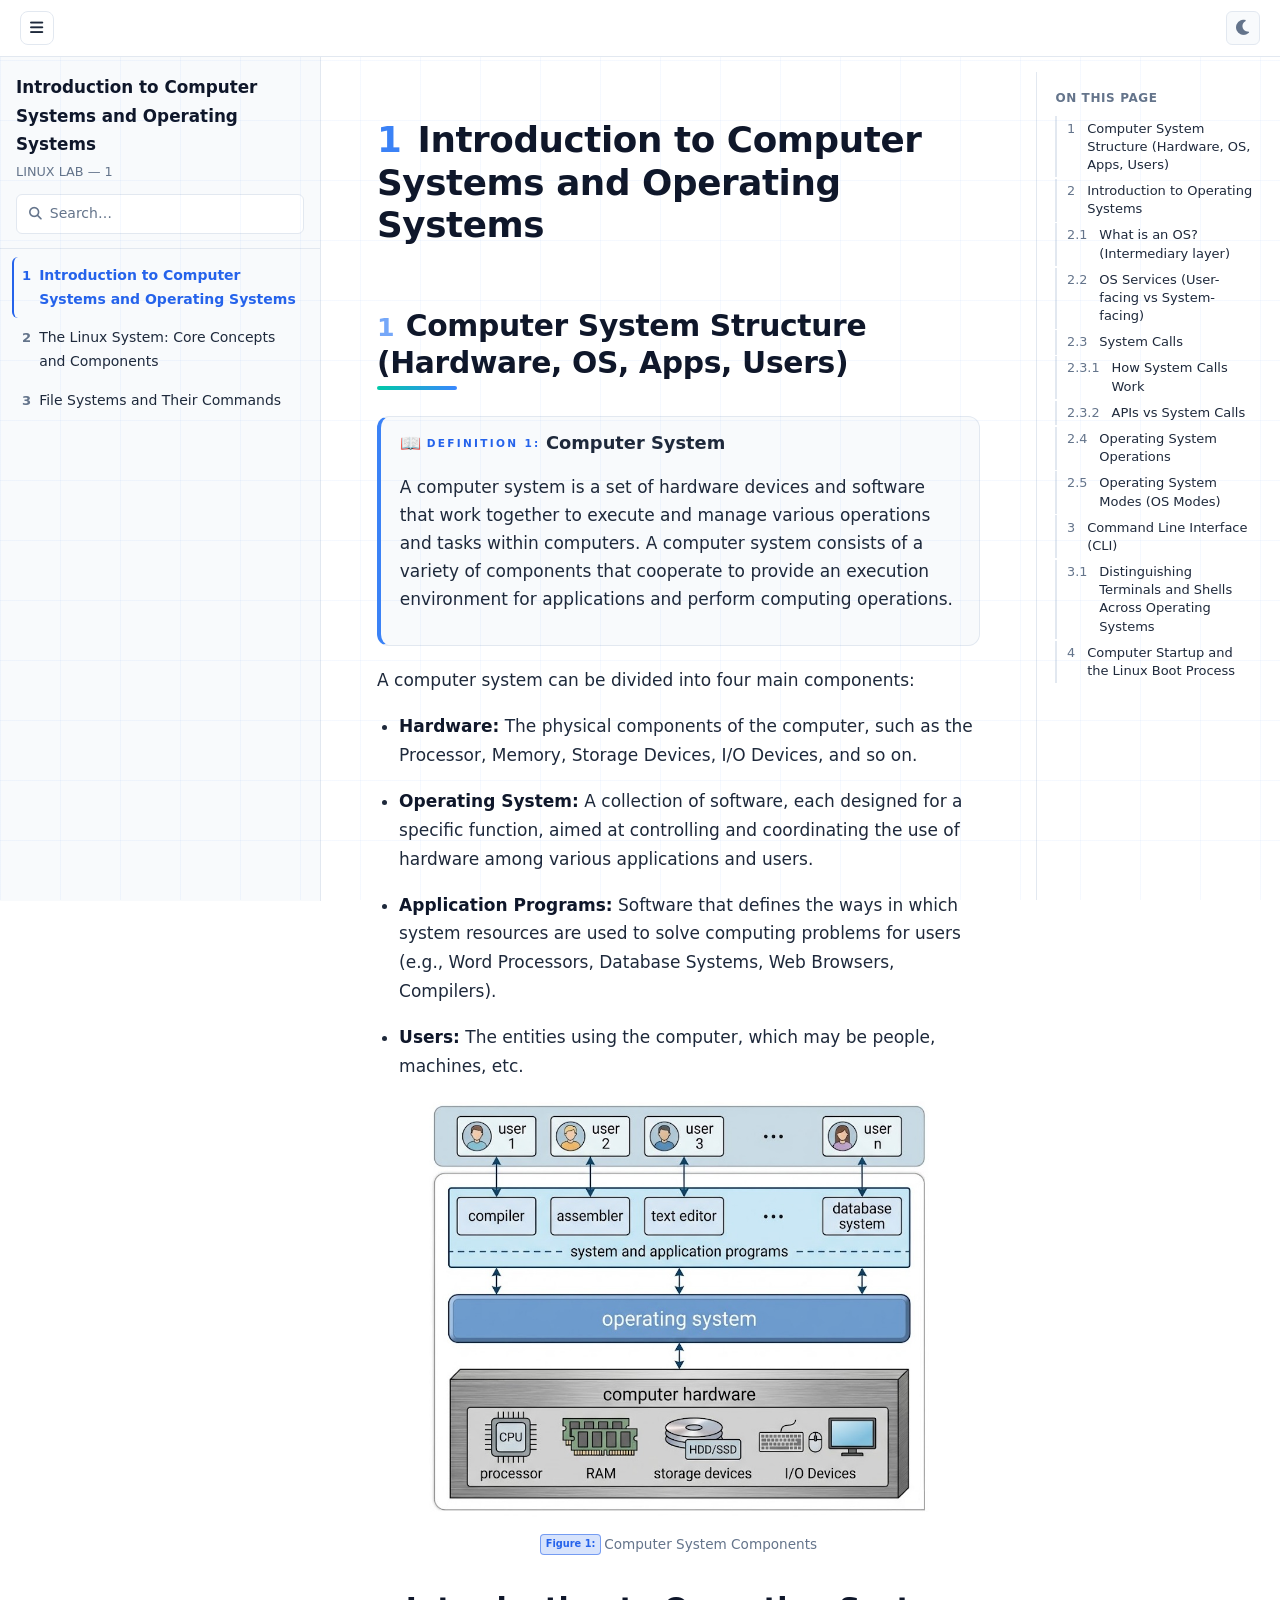
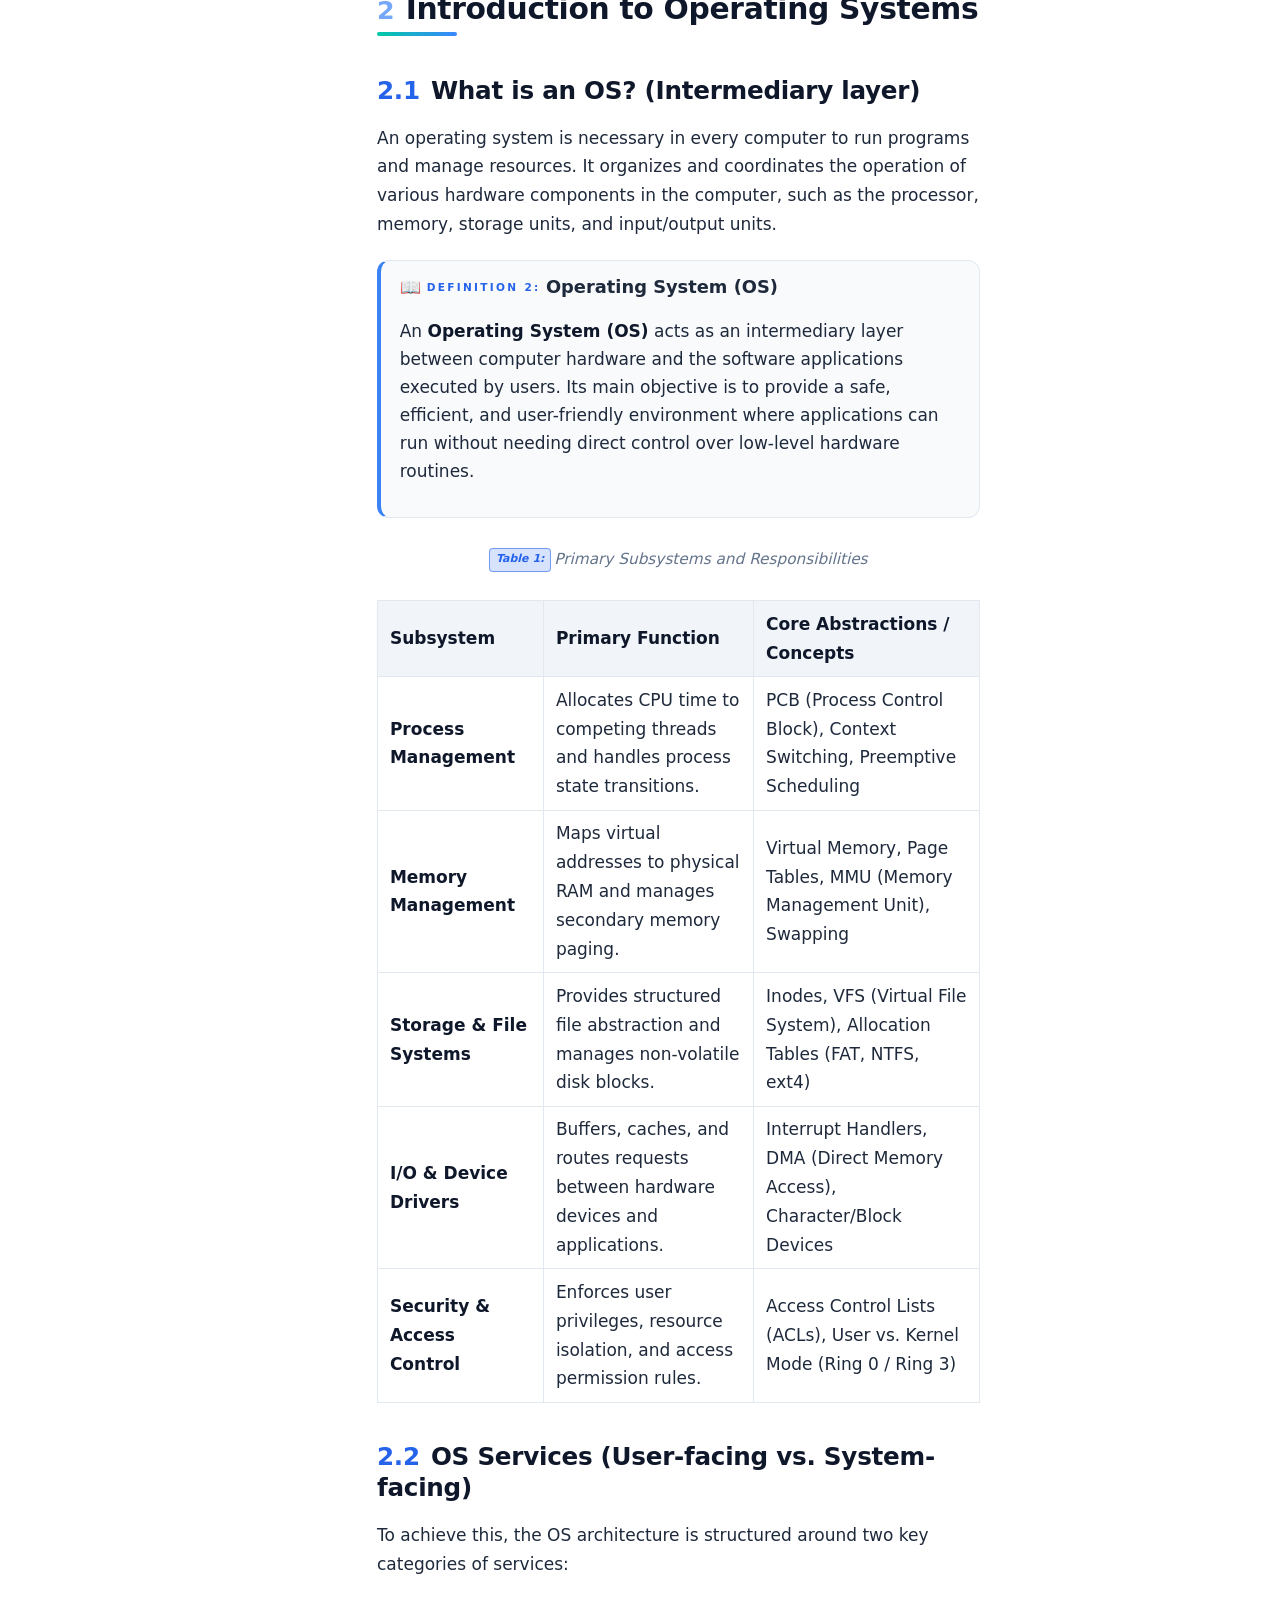
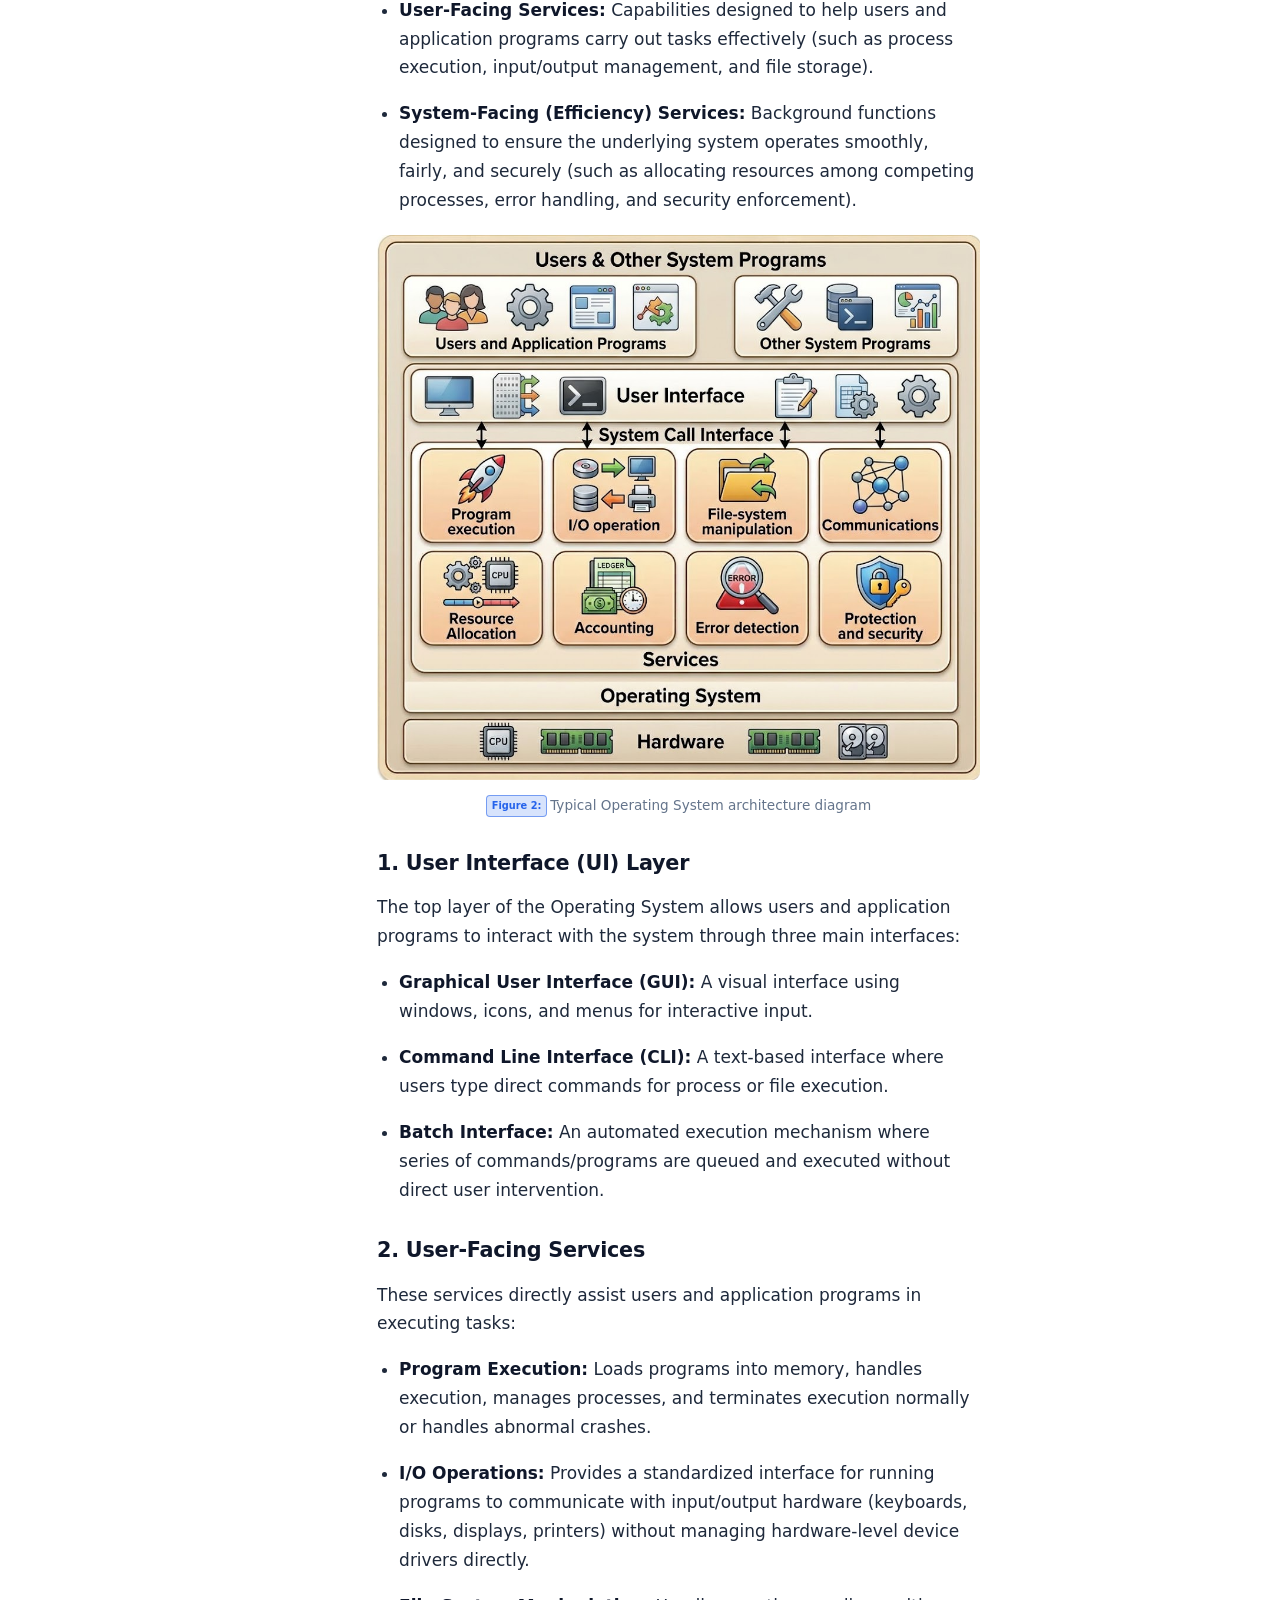
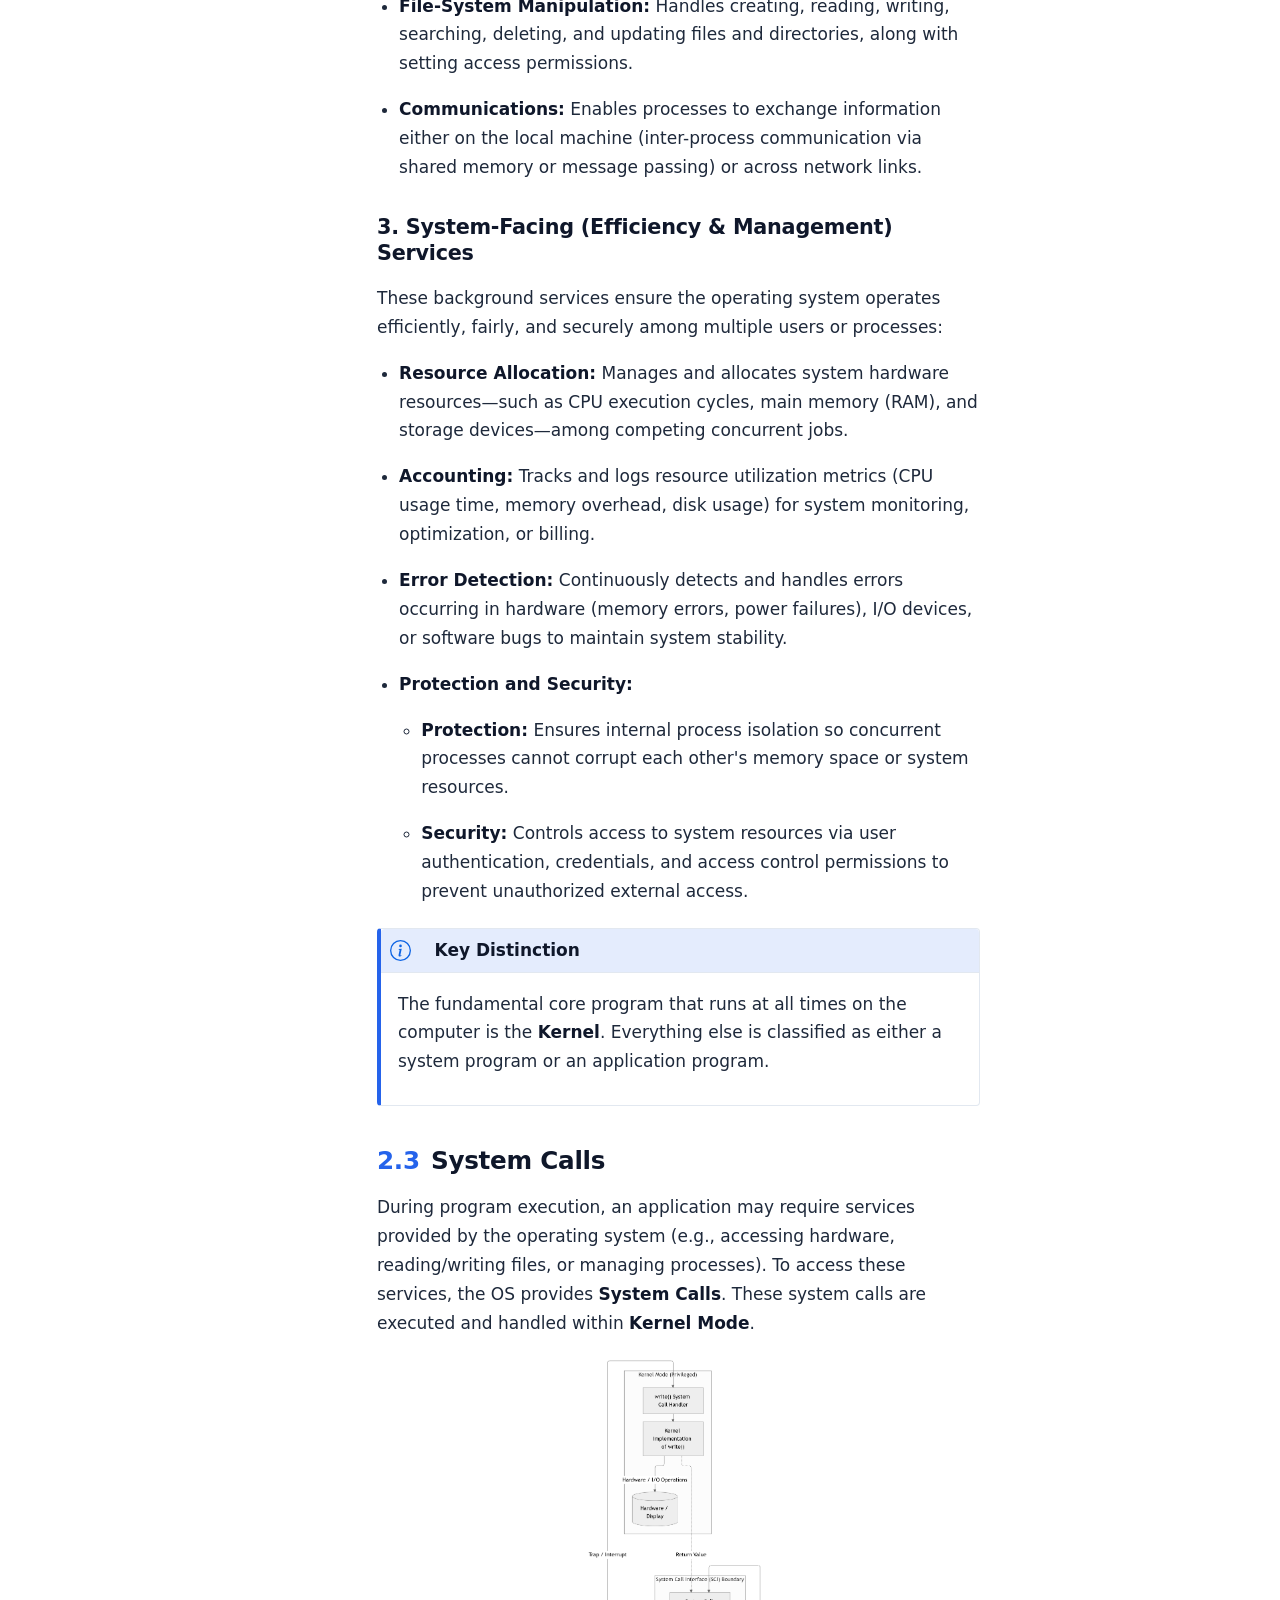
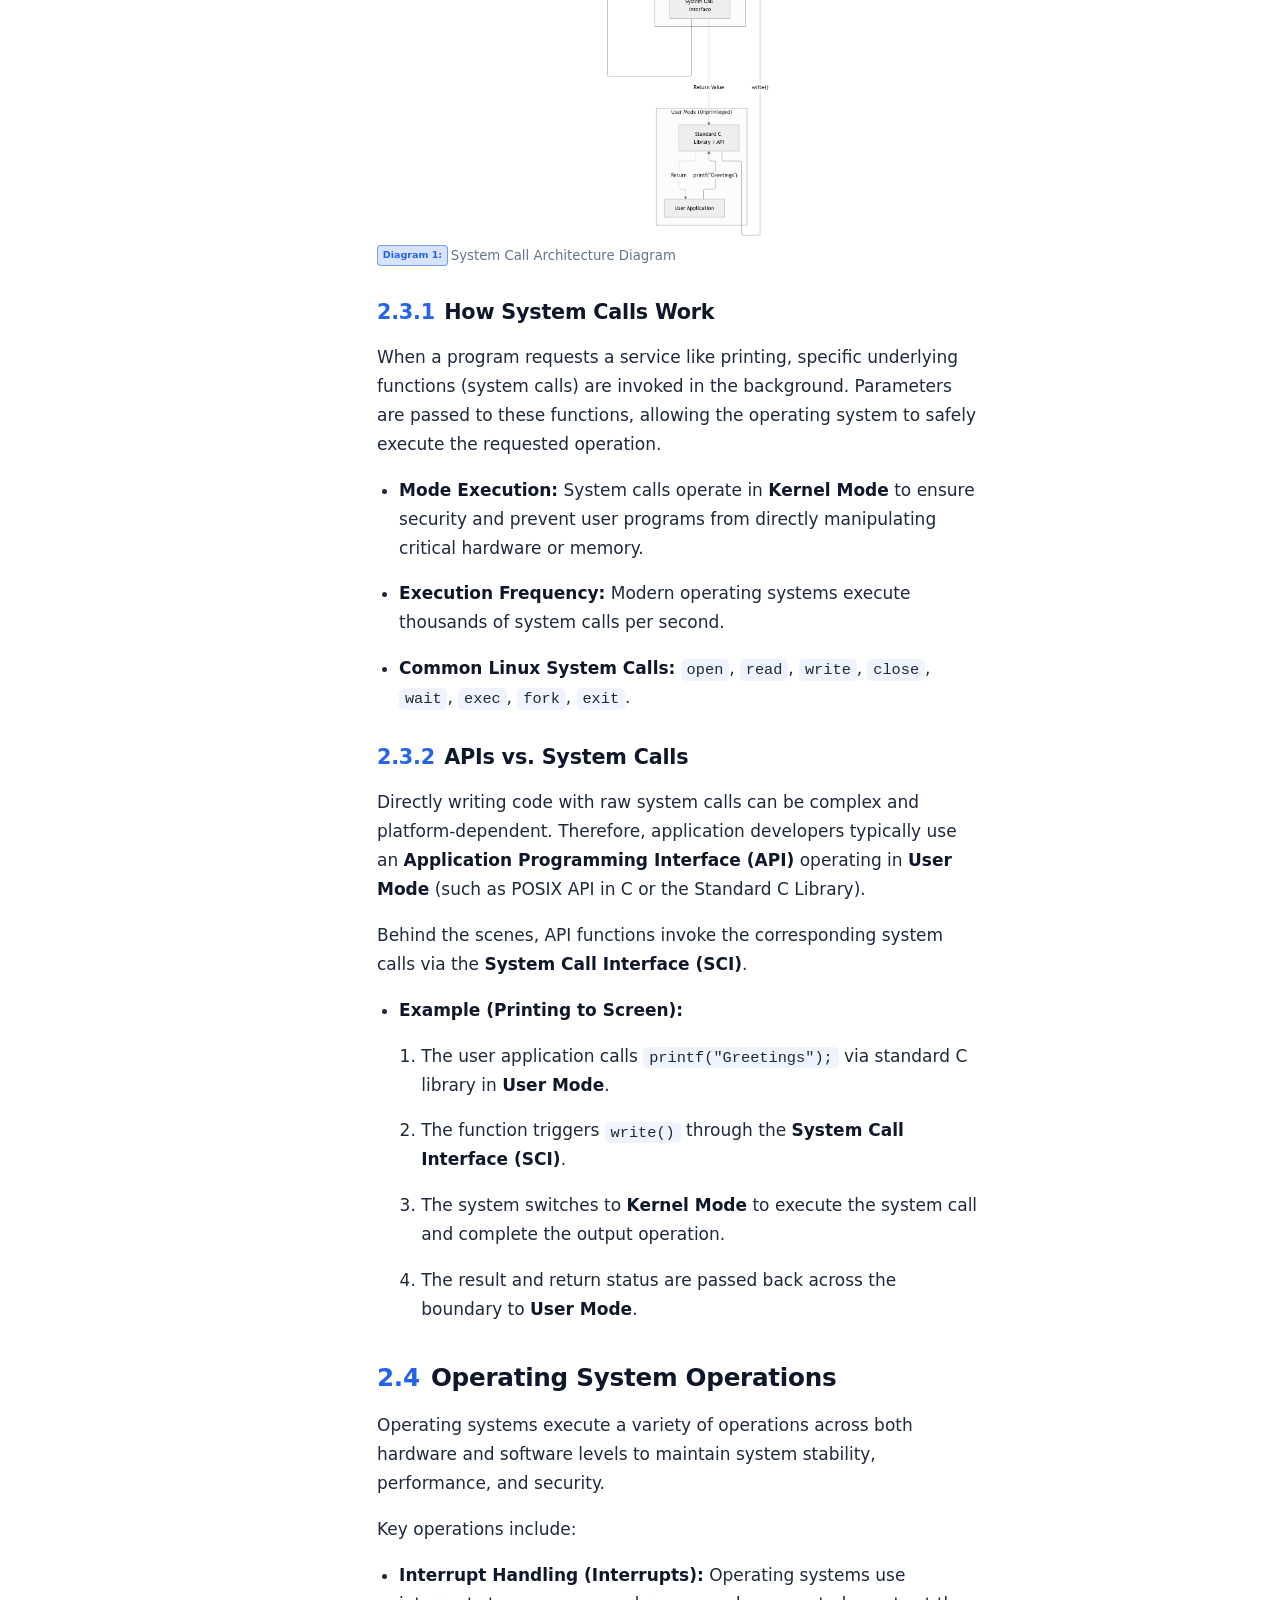
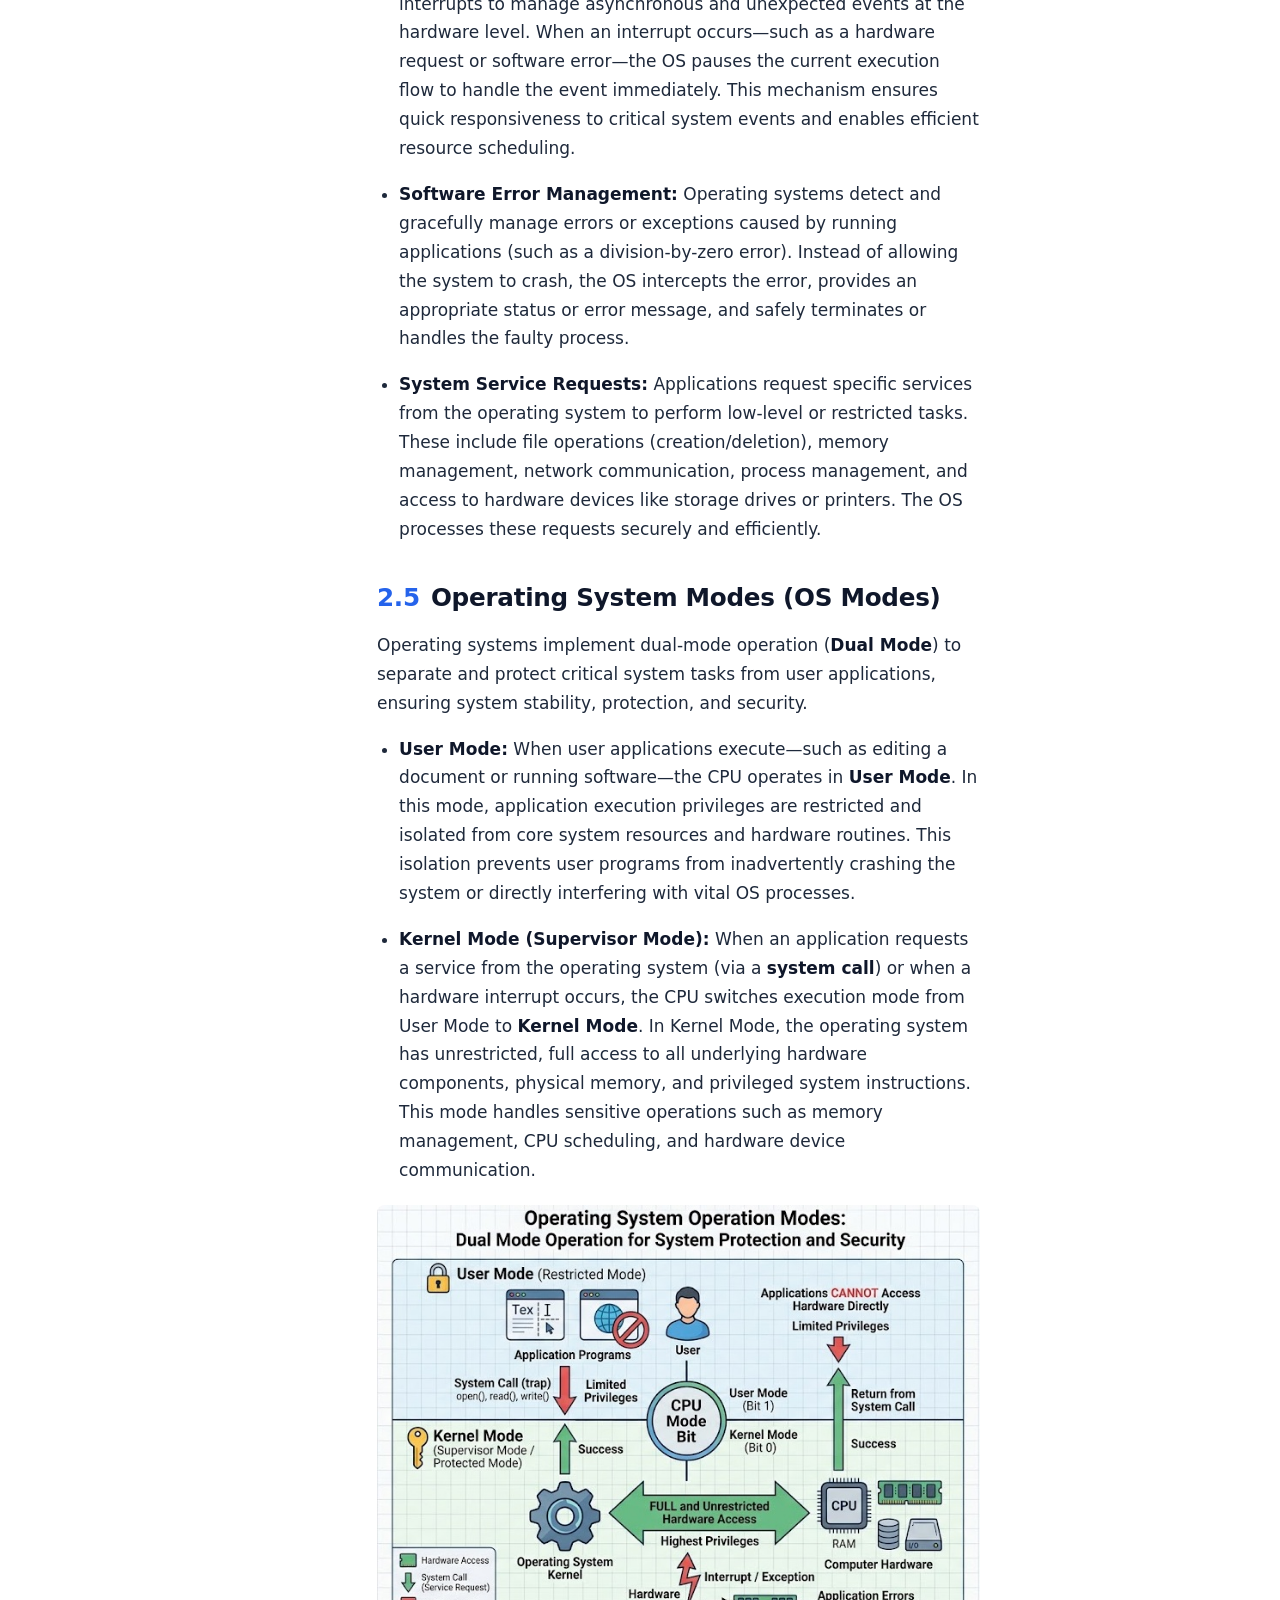
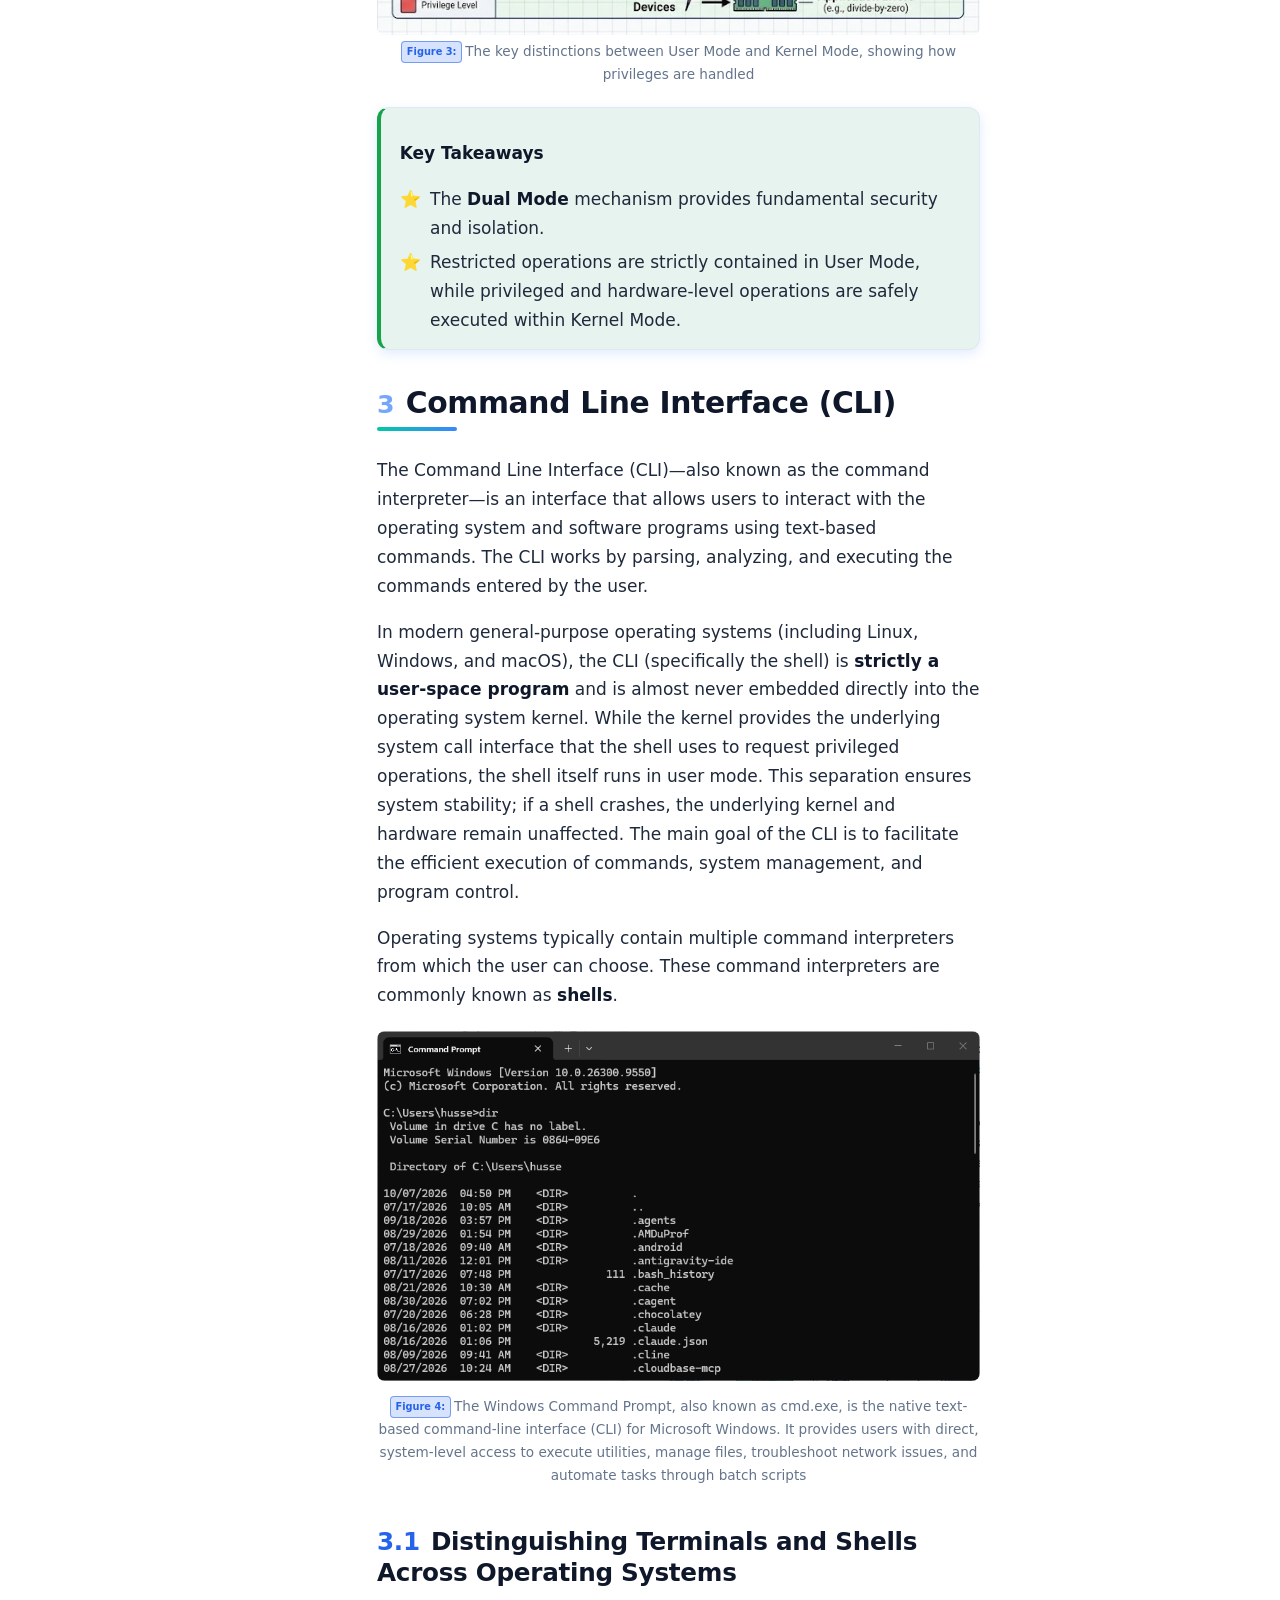
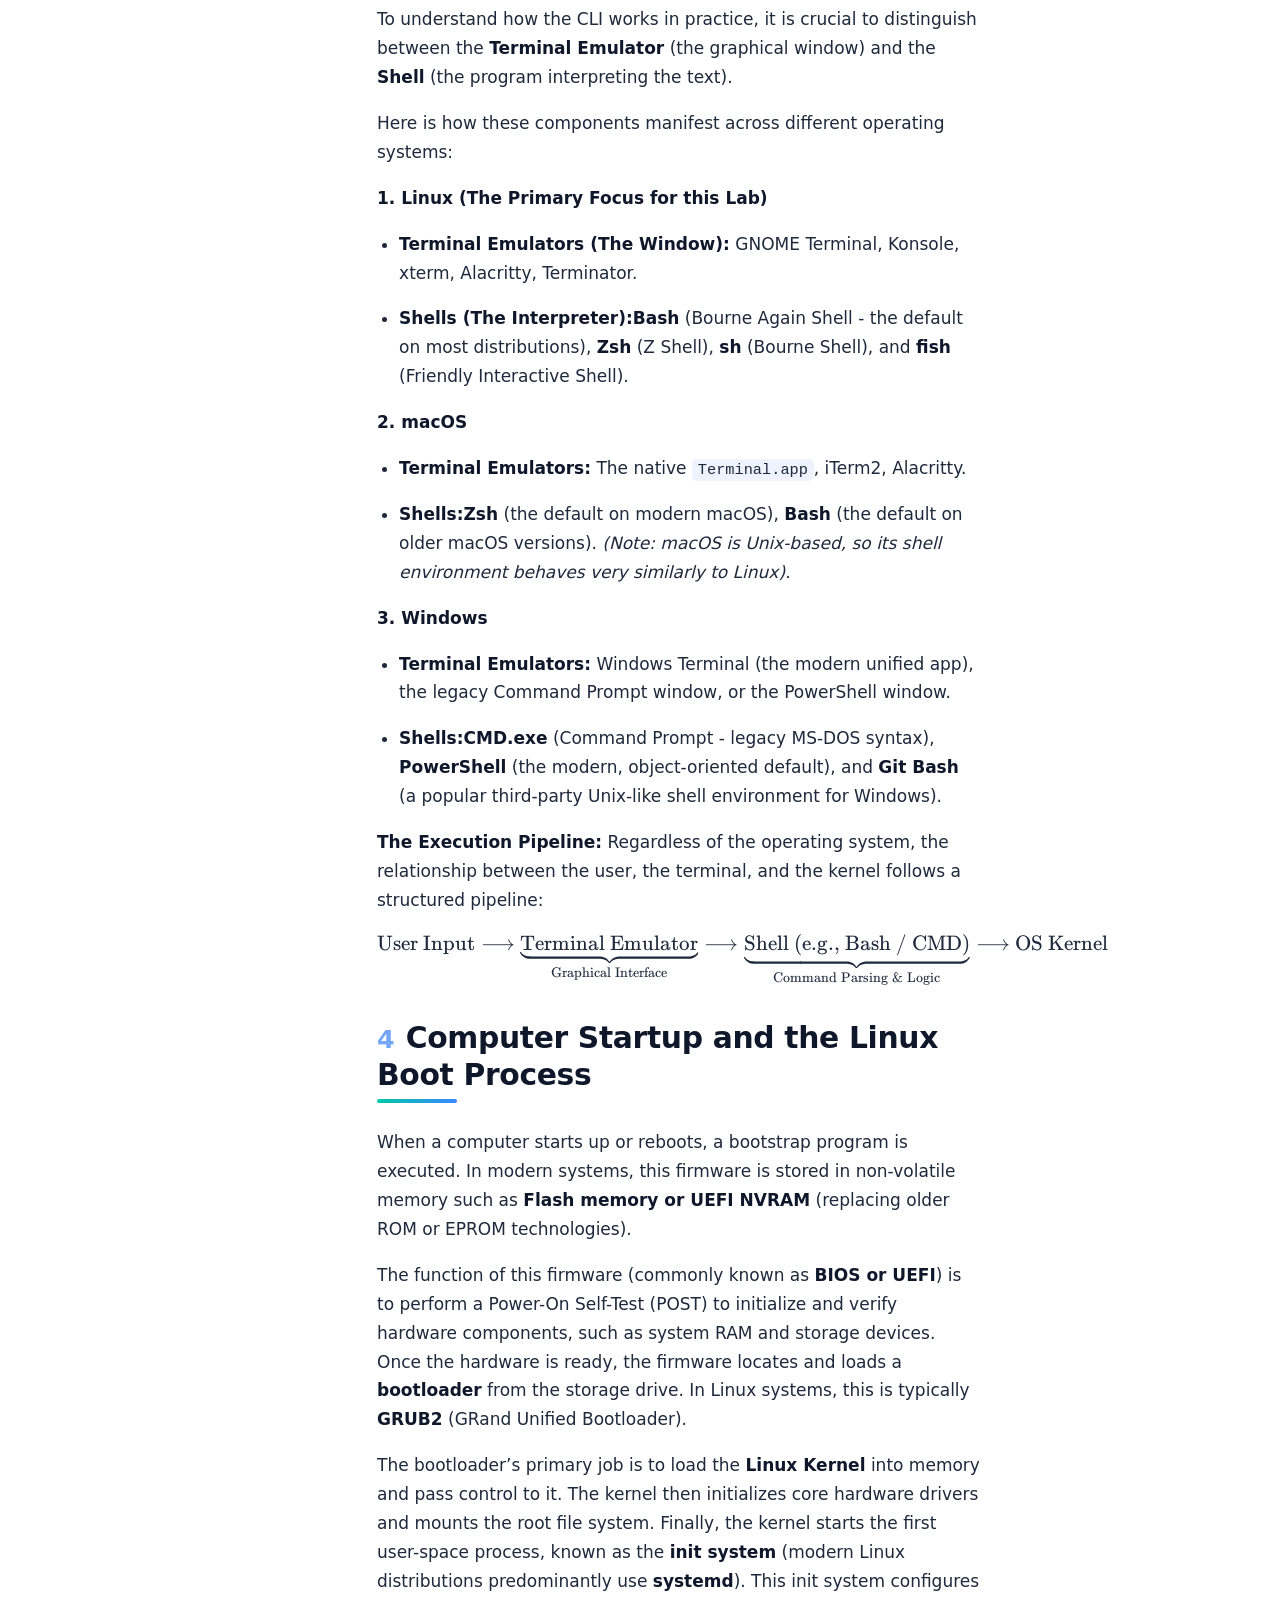
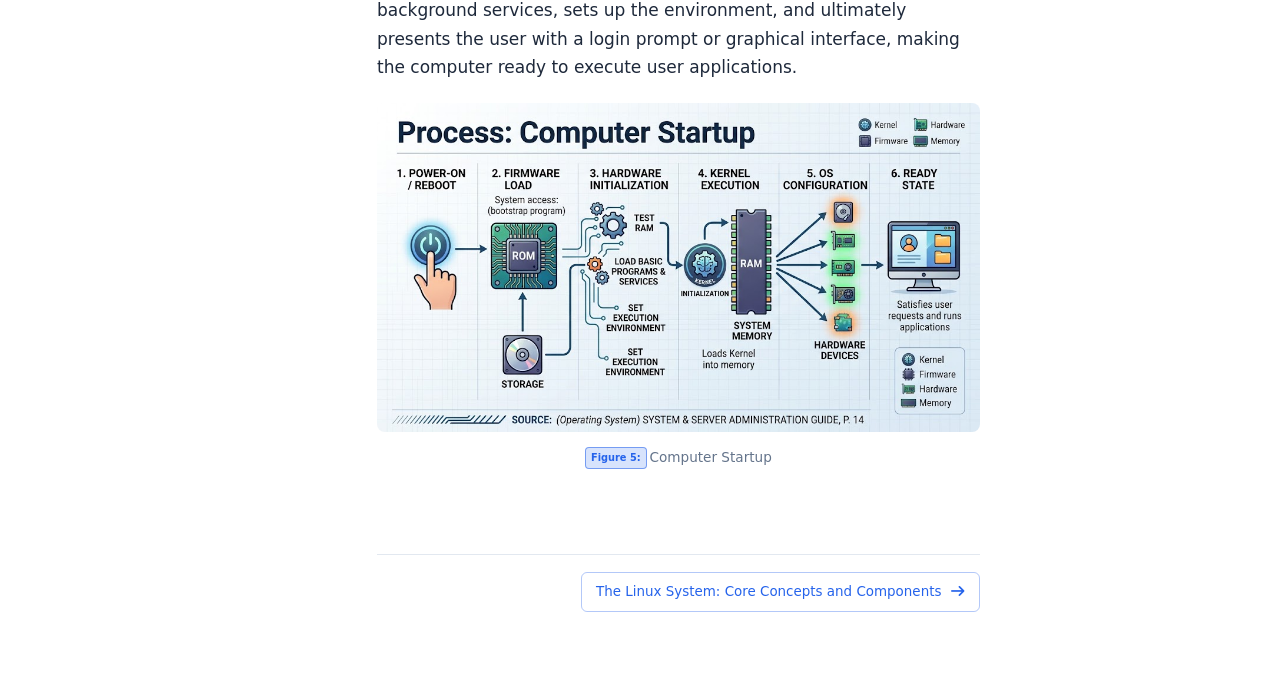
<file: book/chapter-1.html>
<!doctype html>
<html lang="en" data-book-theme="light">
<head>
<meta charset="utf-8">
<meta name="viewport" content="width=device-width, initial-scale=1.0">
<meta name="generator" content="course-authoring-studio">

<title>Introduction to Computer Systems and Operating Systems — Mr. Hussein Younis</title>
<!-- CSS Stack (in order):
     1. {theme}.css — CSS variables (--r-*) remapped to book palette
     2. master.css — General element styles (.note, .callout, .card, .timeline, etc.)
     3. design-utilities.css — Generated utility classes from design-tokens.json
     4. book.css — Book layout styles (.book-frame, .book-sidebar, .book-content, etc.)
-->
<link rel="stylesheet" href="default.css">
<link rel="stylesheet" href="master.css">
<link rel="stylesheet" href="design-utilities.css">
<link rel="stylesheet" href="book.css">
<link rel="stylesheet" href="glightbox/glightbox.min.css">
<link rel="stylesheet" href="katex.min.css">
<link rel="stylesheet" href="vendor/fontawesome/css/all.min.css">

</head>
<body class="book book-theme-default" data-book>
<div class="book-frame" id="top">

<header class="book-topbar">
  <button type="button" class="book-toggle" id="book-toggle" aria-label="Toggle sidebar">
    <i class="fa-solid fa-bars" aria-hidden="true"></i>
  </button>
  
  <button type="button" class="book-theme-toggle" id="book-theme-toggle" aria-label="Toggle theme" title="Toggle light/dark mode">
  <i class="fa-solid fa-moon book-theme-icon-moon"></i>
  <i class="fa-solid fa-sun book-theme-icon-sun"></i>
</button>
</header>
  <div class="book-body">

<aside class="book-sidebar" id="book-sidebar">
  <div class="book-sidebar-header">
    <a href="./index.html" class="book-brand">
      <span class="book-brand-title">Introduction to Computer Systems and Operating Systems</span>
      <span class="book-brand-subtitle">LINUX LAB — 1</span>
    </a>
    
    <label class="book-search">
      <span class="book-search-field">
        <i class="fa-solid fa-magnifying-glass book-search-icon" aria-hidden="true"></i>
        <input type="search" id="book-search-input" placeholder="Search…" autocomplete="off">
      </span>
      <span class="book-search-count" id="book-search-count"></span>
    </label>
  </div>
  <nav class="book-nav-container">
    <ul class="book-nav"><li class="book-nav-chapter" data-chapter="1">
      <a class="book-nav-chapter-link" href="#ch-ch-muz4yac5-19nf24">
        <span class="book-nav-chapter-num">1</span>
        <span class="book-nav-chapter-name">Introduction to Computer Systems and Operating Systems</span>
      </a>
    </li><li class="book-nav-chapter" data-chapter="2">
      <a class="book-nav-chapter-link" href="./chapter-2.html#ch-ch-muz93tk2-oizpco">
        <span class="book-nav-chapter-num">2</span>
        <span class="book-nav-chapter-name">The Linux System: Core Concepts and Components</span>
      </a>
    </li><li class="book-nav-chapter" data-chapter="3">
      <a class="book-nav-chapter-link" href="./chapter-3.html#ch-ch-mvi9gi7x-1elk35">
        <span class="book-nav-chapter-num">3</span>
        <span class="book-nav-chapter-name">File Systems and Their Commands</span>
      </a>
    </li></ul>
  </nav>
</aside>
    <div class="book-main">
      <div class="book-layout">
        <main class="book-content">

<article id="ch-ch-muz4yac5-19nf24" class="book-page " data-page-type="page">
<section class="book-chapter-intro"><h1 id="ch-ch-muz4yac5-19nf24--introduction-to-computer-systems-and-operating-systems" class="book-chapter-title"><span class="book-heading-number">1</span>Introduction to Computer Systems and Operating Systems</h1></section>

<section class="section-container "><h1 id="ch-ch-muz4yac5-19nf24--computer-system-structure-hardware-os-apps-users" class="section-title book-heading"><span class="section-number">1</span>Computer System Structure (Hardware, OS, Apps, Users)</h1></section>

<div class="def-box "><p class="def-title"><span class="def-icon">📖</span><span class="def-label"></span><span class="def-text">Computer System</span></p><div class="def-content"><p>A computer system is a set of hardware devices and software that work together to execute and manage various operations and tasks within computers. A computer system consists of a variety of components that cooperate to provide an execution environment for applications and perform computing operations.</p></div></div>

<p>A computer system can be divided into four main components:</p><ul style="list-style-type:disc"><li><p><strong>Hardware:</strong> The physical components of the computer, such as the Processor, Memory, Storage Devices, I/O Devices, and so on.</p></li><li><p><strong>Operating System:</strong> A collection of software, each designed for a specific function, aimed at controlling and coordinating the use of hardware among various applications and users.</p><p></p></li><li><p><strong>Application Programs:</strong> Software that defines the ways in which system resources are used to solve computing problems for users (e.g., Word Processors, Database Systems, Web Browsers, Compilers).</p><p></p></li><li><p><strong>Users:</strong> The entities using the computer, which may be people, machines, etc.</p><p></p></li></ul>

<figure class="figure-img fig-center"><a href="images/612247c6-c410-4d5f-9c42-2610df2060f9.jpg" class="glightbox"><img src="images/612247c6-c410-4d5f-9c42-2610df2060f9.jpg" alt="Computer System Components" width="500" data-preview-image="images/612247c6-c410-4d5f-9c42-2610df2060f9.jpg"></a><figcaption class="fig-caption"><span class="fig-num badge badge-teal">Figure 1:</span>Computer System Components</figcaption></figure>

<section class="section-container "><h1 id="ch-ch-muz4yac5-19nf24--introduction-to-operating-systems" class="section-title book-heading"><span class="section-number">2</span>Introduction to Operating Systems</h1></section>

<h2 id="ch-ch-muz4yac5-19nf24--what-is-an-os-intermediary-layer" class="book-heading "><span class="book-heading-number">2.1</span>What is an OS? (Intermediary layer)</h2>

<div class=""><p>An operating system is necessary in every computer to run programs and manage resources. It organizes and coordinates the operation of various hardware components in the computer, such as the processor, memory, storage units, and input/output units.</p></div>

<div class="def-box "><p class="def-title"><span class="def-icon">📖</span><span class="def-label"></span><span class="def-text">Operating System (OS)</span></p><div class="def-content"><p>An <strong>Operating System (OS)</strong> acts as an intermediary layer between computer hardware and the software applications executed by users. Its main objective is to provide a safe, efficient, and user-friendly environment where applications can run without needing direct control over low-level hardware routines.</p></div></div>

<div class="tbl-caption"><span class="table-num badge badge-teal">Table 1:</span>Primary Subsystems and Responsibilities</div><table><thead><tr><th><strong>Subsystem</strong></th><th><strong>Primary Function</strong></th><th><strong>Core Abstractions / Concepts</strong></th></tr></thead><tbody><tr><td><strong>Process Management</strong></td><td>Allocates CPU time to competing threads and handles process state transitions.</td><td>PCB (Process Control Block), Context Switching, Preemptive Scheduling</td></tr><tr><td><strong>Memory Management</strong></td><td>Maps virtual addresses to physical RAM and manages secondary memory paging.</td><td>Virtual Memory, Page Tables, MMU (Memory Management Unit), Swapping</td></tr><tr><td><strong>Storage &amp; File Systems</strong></td><td>Provides structured file abstraction and manages non-volatile disk blocks.</td><td>Inodes, VFS (Virtual File System), Allocation Tables (FAT, NTFS, ext4)</td></tr><tr><td><strong>I/O &amp; Device Drivers</strong></td><td>Buffers, caches, and routes requests between hardware devices and applications.</td><td>Interrupt Handlers, DMA (Direct Memory Access), Character/Block Devices</td></tr><tr><td><strong>Security &amp; Access Control</strong></td><td>Enforces user privileges, resource isolation, and access permission rules.</td><td>Access Control Lists (ACLs), User vs. Kernel Mode (Ring 0 / Ring 3)</td></tr></tbody></table>

<h2 id="ch-ch-muz4yac5-19nf24--os-services-user-facing-vs-system-facing" class="book-heading "><span class="book-heading-number">2.2</span>OS Services (User-facing vs. System-facing)</h2>

<p>To achieve this, the OS architecture is structured around two key categories of services:</p><ul style="list-style-type:disc"><li><p><strong>User-Facing Services:</strong> Capabilities designed to help users and application programs carry out tasks effectively (such as process execution, input/output management, and file storage).</p></li><li><p><strong>System-Facing (Efficiency) Services:</strong> Background functions designed to ensure the underlying system operates smoothly, fairly, and securely (such as allocating resources among competing processes, error handling, and security enforcement).</p></li></ul>

<figure class="figure-img fig-center"><a href="images/6327f56b-b702-46db-a93c-7b5de7f98a63.jpg" class="glightbox"><img src="images/6327f56b-b702-46db-a93c-7b5de7f98a63.jpg" alt="Typical Operating System architecture diagram" data-preview-image="images/6327f56b-b702-46db-a93c-7b5de7f98a63.jpg"></a><figcaption class="fig-caption"><span class="fig-num badge badge-teal">Figure 2:</span>Typical Operating System architecture diagram</figcaption></figure>

<div class=""><h3>1. User Interface (UI) Layer</h3><p>The top layer of the Operating System allows users and application programs to interact with the system through three main interfaces:</p><ul><li><p><strong>Graphical User Interface (GUI):</strong> A visual interface using windows, icons, and menus for interactive input.</p></li><li><p><strong>Command Line Interface (CLI):</strong> A text-based interface where users type direct commands for process or file execution.</p></li><li><p><strong>Batch Interface:</strong> An automated execution mechanism where series of commands/programs are queued and executed without direct user intervention.</p></li></ul><h3>2. User-Facing Services</h3><p>These services directly assist users and application programs in executing tasks:</p><ul><li><p><strong>Program Execution:</strong> Loads programs into memory, handles execution, manages processes, and terminates execution normally or handles abnormal crashes.</p></li><li><p><strong>I/O Operations:</strong> Provides a standardized interface for running programs to communicate with input/output hardware (keyboards, disks, displays, printers) without managing hardware-level device drivers directly.</p></li><li><p><strong>File-System Manipulation:</strong> Handles creating, reading, writing, searching, deleting, and updating files and directories, along with setting access permissions.</p></li><li><p><strong>Communications:</strong> Enables processes to exchange information either on the local machine (inter-process communication via shared memory or message passing) or across network links.</p></li></ul><h3>3. System-Facing (Efficiency &amp; Management) Services</h3><p>These background services ensure the operating system operates efficiently, fairly, and securely among multiple users or processes:</p><ul><li><p><strong>Resource Allocation:</strong> Manages and allocates system hardware resources—such as CPU execution cycles, main memory (RAM), and storage devices—among competing concurrent jobs.</p></li><li><p><strong>Accounting:</strong> Tracks and logs resource utilization metrics (CPU usage time, memory overhead, disk usage) for system monitoring, optimization, or billing.</p></li><li><p><strong>Error Detection:</strong> Continuously detects and handles errors occurring in hardware (memory errors, power failures), I/O devices, or software bugs to maintain system stability.</p></li><li><p><strong>Protection and Security:</strong></p><ul><li><p><strong>Protection:</strong> Ensures internal process isolation so concurrent processes cannot corrupt each other's memory space or system resources.</p></li><li><p><strong>Security:</strong> Controls access to system resources via user authentication, credentials, and access control permissions to prevent unauthorized external access.</p></li></ul></li></ul><p></p></div>

<div class="callout callout-note callout-titled callout-style-default "><div class="callout-body"><div class="callout-title"><div class="callout-icon-container"><i class="callout-icon"></i></div><p><strong>Key Distinction</strong></p></div><div class="callout-content"><p>The fundamental core program that runs at all times on the computer is the <strong>Kernel</strong>. Everything else is classified as either a system program or an application program.</p></div></div></div>

<h2 id="ch-ch-muz4yac5-19nf24--system-calls" class="book-heading "><span class="book-heading-number">2.3</span>System Calls</h2>

<div class=""><p>During program execution, an application may require services provided by the operating system (e.g., accessing hardware, reading/writing files, or managing processes). To access these services, the OS provides <strong>System Calls</strong>. These system calls are executed and handled within <strong>Kernel Mode</strong>.</p></div>

<div class="mermaid-card"><div class="mermaid-card-body"><a href="mermaid-b164cd900919b2b682f5e628beb6696b.png" class="glightbox" data-title="System Call Architecture Diagram"><img class="mermaid-img" src="mermaid-b164cd900919b2b682f5e628beb6696b.png" alt="Mermaid diagram" data-preview-image="mermaid-b164cd900919b2b682f5e628beb6696b.png" /></a></div><div class="mermaid-card-footer"><span class="mermaid-card-num badge badge-teal">Diagram 1:</span>System Call Architecture Diagram</div></div>

<h3 id="ch-ch-muz4yac5-19nf24--how-system-calls-work" class="book-heading "><span class="book-heading-number">2.3.1</span>How System Calls Work</h3>

<div class=""><p>When a program requests a service like printing, specific underlying functions (system calls) are invoked in the background. Parameters are passed to these functions, allowing the operating system to safely execute the requested operation.</p><ul><li><p><strong>Mode Execution:</strong> System calls operate in <strong>Kernel Mode</strong> to ensure security and prevent user programs from directly manipulating critical hardware or memory.</p></li><li><p><strong>Execution Frequency:</strong> Modern operating systems execute thousands of system calls per second.</p></li><li><p><strong>Common Linux System Calls:</strong> <code>open</code>, <code>read</code>, <code>write</code>, <code>close</code>, <code>wait</code>, <code>exec</code>, <code>fork</code>, <code>exit</code>.</p></li></ul><p></p></div>

<h3 id="ch-ch-muz4yac5-19nf24--apis-vs-system-calls" class="book-heading "><span class="book-heading-number">2.3.2</span>APIs vs. System Calls</h3>

<div class=""><p>Directly writing code with raw system calls can be complex and platform-dependent. Therefore, application developers typically use an <strong>Application Programming Interface (API)</strong> operating in <strong>User Mode</strong> (such as POSIX API in C or the Standard C Library).</p><p>Behind the scenes, API functions invoke the corresponding system calls via the <strong>System Call Interface (SCI)</strong>.</p><ul><li><p><strong>Example (Printing to Screen):</strong></p><ol><li><p>The user application calls <code>printf("Greetings");</code> via standard C library in <strong>User Mode</strong>.</p></li><li><p>The function triggers <code>write()</code> through the <strong>System Call Interface (SCI)</strong>.</p></li><li><p>The system switches to <strong>Kernel Mode</strong> to execute the system call and complete the output operation.</p></li><li><p>The result and return status are passed back across the boundary to <strong>User Mode</strong>.</p></li></ol></li></ul><p></p></div>

<h2 id="ch-ch-muz4yac5-19nf24--operating-system-operations" class="book-heading "><span class="book-heading-number">2.4</span>Operating System Operations</h2>

<div class=""><p>Operating systems execute a variety of operations across both hardware and software levels to maintain system stability, performance, and security.</p></div>

<p>Key operations include:</p><ul style="list-style-type:disc"><li><p><strong>Interrupt Handling (Interrupts):</strong> Operating systems use interrupts to manage asynchronous and unexpected events at the hardware level. When an interrupt occurs—such as a hardware request or software error—the OS pauses the current execution flow to handle the event immediately. This mechanism ensures quick responsiveness to critical system events and enables efficient resource scheduling.</p></li><li><p><strong>Software Error Management:</strong> Operating systems detect and gracefully manage errors or exceptions caused by running applications (such as a division-by-zero error). Instead of allowing the system to crash, the OS intercepts the error, provides an appropriate status or error message, and safely terminates or handles the faulty process.</p></li><li><p><strong>System Service Requests:</strong> Applications request specific services from the operating system to perform low-level or restricted tasks. These include file operations (creation/deletion), memory management, network communication, process management, and access to hardware devices like storage drives or printers. The OS processes these requests securely and efficiently.</p></li></ul>

<h2 id="ch-ch-muz4yac5-19nf24--operating-system-modes-os-modes" class="book-heading "><span class="book-heading-number">2.5</span>Operating System Modes (OS Modes)</h2>

<div class=""><p>Operating systems implement dual-mode operation (<strong>Dual Mode</strong>) to separate and protect critical system tasks from user applications, ensuring system stability, protection, and security.</p><ul><li><p><strong>User Mode:</strong>
When user applications execute—such as editing a document or running software—the CPU operates in <strong>User Mode</strong>. In this mode, application execution privileges are restricted and isolated from core system resources and hardware routines. This isolation prevents user programs from inadvertently crashing the system or directly interfering with vital OS processes.</p></li><li><p><strong>Kernel Mode (Supervisor Mode):</strong>
When an application requests a service from the operating system (via a <strong>system call</strong>) or when a hardware interrupt occurs, the CPU switches execution mode from User Mode to <strong>Kernel Mode</strong>. In Kernel Mode, the operating system has unrestricted, full access to all underlying hardware components, physical memory, and privileged system instructions. This mode handles sensitive operations such as memory management, CPU scheduling, and hardware device communication.</p></li></ul><p></p></div>

<figure class="figure-img fig-center"><img src="images/watermarked_img_9195192540158350273.jpg" alt="The key distinctions between User Mode and Kernel Mode, showing how privileges are handled"><figcaption class="fig-caption"><span class="fig-num badge badge-teal">Figure 3:</span>The key distinctions between User Mode and Kernel Mode, showing how privileges are handled</figcaption></figure>

<div class="key-takeaways "><p><strong>Key Takeaways</strong></p><ul><li><span class="key-takeaways-bullet" aria-hidden="true">⭐</span><div class="key-takeaways-text"><p>The <strong>Dual Mode</strong> mechanism provides fundamental security and isolation. </p></div></li><li><span class="key-takeaways-bullet" aria-hidden="true">⭐</span><div class="key-takeaways-text"><p>Restricted operations are strictly contained in User Mode, while privileged and hardware-level operations are safely executed within Kernel Mode.</p></div></li></ul></div>

<section class="section-container "><h1 id="ch-ch-muz4yac5-19nf24--command-line-interface-cli" class="section-title book-heading"><span class="section-number">3</span>Command Line Interface (CLI)</h1></section>

<div class=""><p>The Command Line Interface (CLI)—also known as the command interpreter—is an interface that allows users to interact with the operating system and software programs using text-based commands. The CLI works by parsing, analyzing, and executing the commands entered by the user.</p><p>In modern general-purpose operating systems (including Linux, Windows, and macOS), the CLI (specifically the shell) is <strong>strictly a user-space program</strong> and is almost never embedded directly into the operating system kernel. While the kernel provides the underlying system call interface that the shell uses to request privileged operations, the shell itself runs in user mode. This separation ensures system stability; if a shell crashes, the underlying kernel and hardware remain unaffected. The main goal of the CLI is to facilitate the efficient execution of commands, system management, and program control.</p><p>Operating systems typically contain multiple command interpreters from which the user can choose. These command interpreters are commonly known as <strong>shells</strong>.</p><p></p></div>

<figure class="figure-img fig-center"><a href="images/Screenshot 2026-10-08 104758.png" class="glightbox"><img src="images/Screenshot 2026-10-08 104758.png" alt="The Windows Command Prompt, also known as cmd.exe, is the native text-based command-line interface (CLI) for Microsoft Windows. It provides users with direct, system-level access to execute utilities, manage files, troubleshoot network issues, and automate tasks through batch scripts" data-preview-image="images/Screenshot 2026-10-08 104758.png"></a><figcaption class="fig-caption"><span class="fig-num badge badge-teal">Figure 4:</span>The Windows Command Prompt, also known as cmd.exe, is the native text-based command-line interface (CLI) for Microsoft Windows. It provides users with direct, system-level access to execute utilities, manage files, troubleshoot network issues, and automate tasks through batch scripts</figcaption></figure>

<h2 id="ch-ch-muz4yac5-19nf24--distinguishing-terminals-and-shells-across-operating-systems" class="book-heading "><span class="book-heading-number">3.1</span>Distinguishing Terminals and Shells Across Operating Systems</h2>

<div class=""><p>To understand how the CLI works in practice, it is crucial to distinguish between the <strong>Terminal Emulator</strong> (the graphical window) and the <strong>Shell</strong> (the program interpreting the text).</p><p>Here is how these components manifest across different operating systems:</p><p><strong>1. Linux (The Primary Focus for this Lab)</strong></p><ul><li><p><strong>Terminal Emulators (The Window):</strong> GNOME Terminal, Konsole, xterm, Alacritty, Terminator.</p></li><li><p><strong>Shells (The Interpreter):Bash</strong> (Bourne Again Shell - the default on most distributions), <strong>Zsh</strong> (Z Shell), <strong>sh</strong> (Bourne Shell), and <strong>fish</strong> (Friendly Interactive Shell).</p></li></ul><p><strong>2. macOS</strong></p><ul><li><p><strong>Terminal Emulators:</strong> The native <code>Terminal.app</code>, iTerm2, Alacritty.</p></li><li><p><strong>Shells:Zsh</strong> (the default on modern macOS), <strong>Bash</strong> (the default on older macOS versions). <em>(Note: macOS is Unix-based, so its shell environment behaves very similarly to Linux).</em></p></li></ul><p><strong>3. Windows</strong></p><ul><li><p><strong>Terminal Emulators:</strong> Windows Terminal (the modern unified app), the legacy Command Prompt window, or the PowerShell window.</p></li><li><p><strong>Shells:CMD.exe</strong> (Command Prompt - legacy MS-DOS syntax), <strong>PowerShell</strong> (the modern, object-oriented default), and <strong>Git Bash</strong> (a popular third-party Unix-like shell environment for Windows).</p></li></ul><p></p></div>

<div class=""><p><strong>The Execution Pipeline:</strong>
Regardless of the operating system, the relationship between the user, the terminal, and the kernel follows a structured pipeline:</p><div class="katex-block"><span class="katex-display"><span class="katex"><span class="katex-html" aria-hidden="true"><span class="base"><span class="strut" style="height:0.8778em;vertical-align:-0.1944em;"></span><span class="mord text"><span class="mord">User Input</span></span><span class="mspace" style="margin-right:0.2778em;"></span><span class="mrel">⟶</span><span class="mspace" style="margin-right:0.2778em;"></span></span><span class="base"><span class="strut" style="height:2.1647em;vertical-align:-1.4702em;"></span><span class="minner munder"><span class="vlist-t vlist-t2"><span class="vlist-r"><span class="vlist" style="height:0.6944em;"><span style="top:-1.6659em;"><span class="pstrut" style="height:3em;"></span><span class="sizing reset-size6 size3 mtight"><span class="mord mtight"><span class="mord text mtight"><span class="mord mtight">Graphical Interface</span></span></span></span></span><span style="top:-3em;"><span class="pstrut" style="height:3em;"></span><span class="minner munder"><span class="vlist-t vlist-t2"><span class="vlist-r"><span class="vlist" style="height:0.6944em;"><span class="svg-align" style="top:-2.352em;"><span class="pstrut" style="height:3em;"></span><span class="stretchy" style="height:0.548em;min-width:1.6em;"><span class="brace-left" style="height:0.548em;"><svg xmlns="http://www.w3.org/2000/svg" width="400em" height="0.548em" viewBox="0 0 400000 548" preserveAspectRatio="xMinYMin slice"><path d="M0 6l6-6h17c12.688 0 19.313.3 20 1 4 4 7.313 8.3 10 13
 35.313 51.3 80.813 93.8 136.5 127.5 55.688 33.7 117.188 55.8 184.5 66.5.688
 0 2 .3 4 1 18.688 2.7 76 4.3 172 5h399450v120H429l-6-1c-124.688-8-235-61.7
-331-161C60.687 138.7 32.312 99.3 7 54L0 41V6z"/></svg></span><span class="brace-center" style="height:0.548em;"><svg xmlns="http://www.w3.org/2000/svg" width="400em" height="0.548em" viewBox="0 0 400000 548" preserveAspectRatio="xMidYMin slice"><path d="M199572 214
c100.7 8.3 195.3 44 280 108 55.3 42 101.7 93 139 153l9 14c2.7-4 5.7-8.7 9-14
 53.3-86.7 123.7-153 211-199 66.7-36 137.3-56.3 212-62h199568v120H200432c-178.3
 11.7-311.7 78.3-403 201-6 8-9.7 12-11 12-.7.7-6.7 1-18 1s-17.3-.3-18-1c-1.3 0
-5-4-11-12-44.7-59.3-101.3-106.3-170-141s-145.3-54.3-229-60H0V214z"/></svg></span><span class="brace-right" style="height:0.548em;"><svg xmlns="http://www.w3.org/2000/svg" width="400em" height="0.548em" viewBox="0 0 400000 548" preserveAspectRatio="xMaxYMin slice"><path d="M399994 0l6 6v35l-6 11c-56 104-135.3 181.3-238 232-57.3
 28.7-117 45-179 50H-300V214h399897c43.3-7 81-15 113-26 100.7-33 179.7-91 237
-174 2.7-5 6-9 10-13 .7-1 7.3-1 20-1h17z"/></svg></span></span></span><span style="top:-3em;"><span class="pstrut" style="height:3em;"></span><span class="mord"><span class="mord text"><span class="mord">Terminal Emulator</span></span></span></span></span><span class="vlist-s">​</span></span><span class="vlist-r"><span class="vlist" style="height:0.648em;"><span></span></span></span></span></span></span></span><span class="vlist-s">​</span></span><span class="vlist-r"><span class="vlist" style="height:1.4702em;"><span></span></span></span></span></span><span class="mspace" style="margin-right:0.2778em;"></span><span class="mrel">⟶</span><span class="mspace" style="margin-right:0.2778em;"></span></span><span class="base"><span class="strut" style="height:2.4702em;vertical-align:-1.7202em;"></span><span class="minner munder"><span class="vlist-t vlist-t2"><span class="vlist-r"><span class="vlist" style="height:0.75em;"><span style="top:-1.4159em;"><span class="pstrut" style="height:3em;"></span><span class="sizing reset-size6 size3 mtight"><span class="mord mtight"><span class="mord text mtight"><span class="mord mtight">Command Parsing &amp; Logic</span></span></span></span></span><span style="top:-3em;"><span class="pstrut" style="height:3em;"></span><span class="minner munder"><span class="vlist-t vlist-t2"><span class="vlist-r"><span class="vlist" style="height:0.75em;"><span class="svg-align" style="top:-2.102em;"><span class="pstrut" style="height:3em;"></span><span class="stretchy" style="height:0.548em;min-width:1.6em;"><span class="brace-left" style="height:0.548em;"><svg xmlns="http://www.w3.org/2000/svg" width="400em" height="0.548em" viewBox="0 0 400000 548" preserveAspectRatio="xMinYMin slice"><path d="M0 6l6-6h17c12.688 0 19.313.3 20 1 4 4 7.313 8.3 10 13
 35.313 51.3 80.813 93.8 136.5 127.5 55.688 33.7 117.188 55.8 184.5 66.5.688
 0 2 .3 4 1 18.688 2.7 76 4.3 172 5h399450v120H429l-6-1c-124.688-8-235-61.7
-331-161C60.687 138.7 32.312 99.3 7 54L0 41V6z"/></svg></span><span class="brace-center" style="height:0.548em;"><svg xmlns="http://www.w3.org/2000/svg" width="400em" height="0.548em" viewBox="0 0 400000 548" preserveAspectRatio="xMidYMin slice"><path d="M199572 214
c100.7 8.3 195.3 44 280 108 55.3 42 101.7 93 139 153l9 14c2.7-4 5.7-8.7 9-14
 53.3-86.7 123.7-153 211-199 66.7-36 137.3-56.3 212-62h199568v120H200432c-178.3
 11.7-311.7 78.3-403 201-6 8-9.7 12-11 12-.7.7-6.7 1-18 1s-17.3-.3-18-1c-1.3 0
-5-4-11-12-44.7-59.3-101.3-106.3-170-141s-145.3-54.3-229-60H0V214z"/></svg></span><span class="brace-right" style="height:0.548em;"><svg xmlns="http://www.w3.org/2000/svg" width="400em" height="0.548em" viewBox="0 0 400000 548" preserveAspectRatio="xMaxYMin slice"><path d="M399994 0l6 6v35l-6 11c-56 104-135.3 181.3-238 232-57.3
 28.7-117 45-179 50H-300V214h399897c43.3-7 81-15 113-26 100.7-33 179.7-91 237
-174 2.7-5 6-9 10-13 .7-1 7.3-1 20-1h17z"/></svg></span></span></span><span style="top:-3em;"><span class="pstrut" style="height:3em;"></span><span class="mord"><span class="mord text"><span class="mord">Shell (e.g., Bash / CMD)</span></span></span></span></span><span class="vlist-s">​</span></span><span class="vlist-r"><span class="vlist" style="height:0.898em;"><span></span></span></span></span></span></span></span><span class="vlist-s">​</span></span><span class="vlist-r"><span class="vlist" style="height:1.7202em;"><span></span></span></span></span></span><span class="mspace" style="margin-right:0.2778em;"></span><span class="mrel">⟶</span><span class="mspace" style="margin-right:0.2778em;"></span></span><span class="base"><span class="strut" style="height:0.6944em;"></span><span class="mord text"><span class="mord">OS Kernel</span></span></span></span></span></span></div><p></p></div>

<section class="section-container "><h1 id="ch-ch-muz4yac5-19nf24--computer-startup-and-the-linux-boot-process" class="section-title book-heading"><span class="section-number">4</span>Computer Startup and the Linux Boot Process</h1></section>

<div class=""><p>When a computer starts up or reboots, a bootstrap program is executed. In modern systems, this firmware is stored in non-volatile memory such as <strong>Flash memory or UEFI NVRAM</strong> (replacing older ROM or EPROM technologies).</p><p>The function of this firmware (commonly known as <strong>BIOS or UEFI</strong>) is to perform a Power-On Self-Test (POST) to initialize and verify hardware components, such as system RAM and storage devices. Once the hardware is ready, the firmware locates and loads a <strong>bootloader</strong> from the storage drive. In Linux systems, this is typically <strong>GRUB2</strong> (GRand Unified Bootloader).</p><p>The bootloader’s primary job is to load the <strong>Linux Kernel</strong> into memory and pass control to it. The kernel then initializes core hardware drivers and mounts the root file system. Finally, the kernel starts the first user-space process, known as the <strong>init system</strong> (modern Linux distributions predominantly use <strong>systemd</strong>). This init system configures background services, sets up the environment, and ultimately presents the user with a login prompt or graphical interface, making the computer ready to execute user applications.</p><p></p></div>

<figure class="figure-img fig-center"><a href="images/watermarked_img_1205207484980218203.jpg" class="glightbox"><img src="images/watermarked_img_1205207484980218203.jpg" alt="Computer Startup" data-preview-image="images/watermarked_img_1205207484980218203.jpg"></a><figcaption class="fig-caption"><span class="fig-num badge badge-teal">Figure 5:</span>Computer Startup</figcaption></figure>

</article>
        <nav class="book-site-pager"><span></span><a class="book-site-pager-next" href="./chapter-2.html">The Linux System: Core Concepts and Components <i class="fa-solid fa-arrow-right" aria-hidden="true"></i></a></nav>
</main>

<aside class="book-toc-rail" id="book-toc-rail">
  <div class="book-toc-rail-inner">
    <span class="book-toc-rail-label">On this page</span>
    <ul class="book-toc"><li class="book-toc-l1" data-target="ch-ch-muz4yac5-19nf24--computer-system-structure-hardware-os-apps-users">
          <span class="book-toc-num">1</span>
          <a href="#ch-ch-muz4yac5-19nf24--computer-system-structure-hardware-os-apps-users">Computer System Structure (Hardware, OS, Apps, Users)</a>
        </li>
<li class="book-toc-l1" data-target="ch-ch-muz4yac5-19nf24--introduction-to-operating-systems">
          <span class="book-toc-num">2</span>
          <a href="#ch-ch-muz4yac5-19nf24--introduction-to-operating-systems">Introduction to Operating Systems</a>
        </li>
<li class="book-toc-l2" data-target="ch-ch-muz4yac5-19nf24--what-is-an-os-intermediary-layer">
          <span class="book-toc-num">2.1</span>
          <a href="#ch-ch-muz4yac5-19nf24--what-is-an-os-intermediary-layer">What is an OS? (Intermediary layer)</a>
        </li>
<li class="book-toc-l2" data-target="ch-ch-muz4yac5-19nf24--os-services-user-facing-vs-system-facing">
          <span class="book-toc-num">2.2</span>
          <a href="#ch-ch-muz4yac5-19nf24--os-services-user-facing-vs-system-facing">OS Services (User-facing vs System-facing)</a>
        </li>
<li class="book-toc-l2" data-target="ch-ch-muz4yac5-19nf24--system-calls">
          <span class="book-toc-num">2.3</span>
          <a href="#ch-ch-muz4yac5-19nf24--system-calls">System Calls</a>
        </li>
<li class="book-toc-l3" data-target="ch-ch-muz4yac5-19nf24--how-system-calls-work">
          <span class="book-toc-num">2.3.1</span>
          <a href="#ch-ch-muz4yac5-19nf24--how-system-calls-work">How System Calls Work</a>
        </li>
<li class="book-toc-l3" data-target="ch-ch-muz4yac5-19nf24--apis-vs-system-calls">
          <span class="book-toc-num">2.3.2</span>
          <a href="#ch-ch-muz4yac5-19nf24--apis-vs-system-calls">APIs vs System Calls</a>
        </li>
<li class="book-toc-l2" data-target="ch-ch-muz4yac5-19nf24--operating-system-operations">
          <span class="book-toc-num">2.4</span>
          <a href="#ch-ch-muz4yac5-19nf24--operating-system-operations">Operating System Operations</a>
        </li>
<li class="book-toc-l2" data-target="ch-ch-muz4yac5-19nf24--operating-system-modes-os-modes">
          <span class="book-toc-num">2.5</span>
          <a href="#ch-ch-muz4yac5-19nf24--operating-system-modes-os-modes">Operating System Modes (OS Modes)</a>
        </li>
<li class="book-toc-l1" data-target="ch-ch-muz4yac5-19nf24--command-line-interface-cli">
          <span class="book-toc-num">3</span>
          <a href="#ch-ch-muz4yac5-19nf24--command-line-interface-cli">Command Line Interface (CLI)</a>
        </li>
<li class="book-toc-l2" data-target="ch-ch-muz4yac5-19nf24--distinguishing-terminals-and-shells-across-operating-systems">
          <span class="book-toc-num">3.1</span>
          <a href="#ch-ch-muz4yac5-19nf24--distinguishing-terminals-and-shells-across-operating-systems">Distinguishing Terminals and Shells Across Operating Systems</a>
        </li>
<li class="book-toc-l1" data-target="ch-ch-muz4yac5-19nf24--computer-startup-and-the-linux-boot-process">
          <span class="book-toc-num">4</span>
          <a href="#ch-ch-muz4yac5-19nf24--computer-startup-and-the-linux-boot-process">Computer Startup and the Linux Boot Process</a>
        </li></ul>
  </div>
</aside>
      </div>
    </div>
  </div>
  <button type="button" class="book-back-to-top" id="book-back-to-top" aria-label="Back to top">
    <i class="fa-solid fa-arrow-up" aria-hidden="true"></i>
  </button>
</div>

<script>
window.BOOK_DATA = {"sidebar":true,"toc":true,"tocDepth":4,"searchEnabled":true,"themeToggle":true,"pageOnly":false,"date":null,"headings":[{"id":"ch-ch-muz4yac5-19nf24--computer-system-structure-hardware-os-apps-users","text":"Computer System Structure (Hardware, OS, Apps, Users)","pageId":"ch-ch-muz4yac5-19nf24","level":1},{"id":"ch-ch-muz4yac5-19nf24--introduction-to-operating-systems","text":"Introduction to Operating Systems","pageId":"ch-ch-muz4yac5-19nf24","level":1},{"id":"ch-ch-muz4yac5-19nf24--what-is-an-os-intermediary-layer","text":"What is an OS? (Intermediary layer)","pageId":"ch-ch-muz4yac5-19nf24","level":2},{"id":"ch-ch-muz4yac5-19nf24--os-services-user-facing-vs-system-facing","text":"OS Services (User-facing vs System-facing)","pageId":"ch-ch-muz4yac5-19nf24","level":2},{"id":"ch-ch-muz4yac5-19nf24--system-calls","text":"System Calls","pageId":"ch-ch-muz4yac5-19nf24","level":2},{"id":"ch-ch-muz4yac5-19nf24--how-system-calls-work","text":"How System Calls Work","pageId":"ch-ch-muz4yac5-19nf24","level":3},{"id":"ch-ch-muz4yac5-19nf24--apis-vs-system-calls","text":"APIs vs System Calls","pageId":"ch-ch-muz4yac5-19nf24","level":3},{"id":"ch-ch-muz4yac5-19nf24--operating-system-operations","text":"Operating System Operations","pageId":"ch-ch-muz4yac5-19nf24","level":2},{"id":"ch-ch-muz4yac5-19nf24--operating-system-modes-os-modes","text":"Operating System Modes (OS Modes)","pageId":"ch-ch-muz4yac5-19nf24","level":2},{"id":"ch-ch-muz4yac5-19nf24--command-line-interface-cli","text":"Command Line Interface (CLI)","pageId":"ch-ch-muz4yac5-19nf24","level":1},{"id":"ch-ch-muz4yac5-19nf24--distinguishing-terminals-and-shells-across-operating-systems","text":"Distinguishing Terminals and Shells Across Operating Systems","pageId":"ch-ch-muz4yac5-19nf24","level":2},{"id":"ch-ch-muz4yac5-19nf24--computer-startup-and-the-linux-boot-process","text":"Computer Startup and the Linux Boot Process","pageId":"ch-ch-muz4yac5-19nf24","level":1}],"pages":[{"id":"ch-ch-muz4yac5-19nf24","title":"Introduction to Computer Systems and Operating Systems","section":null,"subsection":null,"chapterLabel":"1"}],"searchIndex":[{"pageId":"ch-ch-muz4yac5-19nf24","title":"Introduction to Computer Systems and Operating Systems","text":"1 Introduction to Computer Systems and Operating Systems 1 Computer System Structure (Hardware, OS, Apps, Users) 📖 Computer System A computer system is a set of hardware devices and software that work together to execute and manage various operations and tasks within computers. A computer system consists of a variety of components that cooperate to provide an execution environment for applications and perform computing operations. A computer system can be divided into four main components: Hardware: The physical components of the computer, such as the Processor, Memory, Storage Devices, I/O Devices, and so on. Operating System: A collection of software, each designed for a specific function, aimed at controlling and coordinating the use of hardware among various applications and users. Application Programs: Software that defines the ways in which system resources are used to solve computing problems for users (e.g., Word Processors, Database Systems, Web Browsers, Compilers). Users: The entities using the computer, which may be people, machines, etc. Figure 1: Computer System Components 2 Introduction to Operating Systems 2.1 What is an OS? (Intermediary layer) An operating system is necessary in every computer to run programs and manage resources. It organizes and coordinates the operation of various hardware components in the computer, such as the processor, memory, storage units, and input/output units. 📖 Operating System (OS) An Operating System (OS) acts as an intermediary layer between computer hardware and the software applications executed by users. Its main objective is to provide a safe, efficient, and user-friendly environment where applications can run without needing direct control over low-level hardware routines. Table 1: Primary Subsystems and Responsibilities Subsystem Primary Function Core Abstractions / Concepts Process Management Allocates CPU time to competing threads and handles process state transitions. PCB (Process Control Block), Context Switching, Preemptive Scheduling Memory Management Maps virtual addresses to physical RAM and manages secondary memory paging. Virtual Memory, Page Tables, MMU (Memory Management Unit), Swapping Storage & File Systems Provides structured file abstraction and manages non-volatile disk blocks. Inodes, VFS (Virtual File System), Allocation Tables (FAT, NTFS, ext4) I/O & Device Drivers Buffers, caches, and routes requests between hardware devices and applications. Interrupt Handlers, DMA (Direct Memory Access), Character/Block Devices Security & Access Control Enforces user privileges, resource isolation, and access permission rules. Access Control Lists (ACLs), User vs. Kernel Mode (Ring 0 / Ring 3) 2.2 OS Services (User-facing vs. System-facing) To achieve this, the OS architecture is structured around two key categories of services: User-Facing Services: Capabilities designed to help users and application programs carry out tasks effectively (such as process execution, input/output management, and file storage). System-Facing (Efficiency) Services: Background functions designed to ensure the underlying system operates smoothly, fairly, and securely (such as allocating resources among competing processes, error handling, and security enforcement). Figure 2: Typical Operating System architecture diagram 1. User Interface (UI) Layer The top layer of the Operating System allows users and application programs to interact with the system through three main interfaces: Graphical User Interface (GUI): A visual interface using windows, icons, and menus for interactive input. Command Line Interface (CLI): A text-based interface where users type direct commands for process or file execution. Batch Interface: An automated execution mechanism where series of commands/programs are queued and executed without direct user intervention. 2. User-Facing Services These services directly assist users and application programs in executing tasks: Program Execution: Loads programs into memory, handles execution, manages processes, and terminates execution normally or handles abnormal crashes. I/O Operations: Provides a standardized interface for running programs to communicate with input/output hardware (keyboards, disks, displays, printers) without managing hardware-level device drivers directly. File-System Manipulation: Handles creating, reading, writing, searching, deleting, and updating files and directories, along with setting access permissions. Communications: Enables processes to exchange information either on the local machine (inter-process communication via shared memory or message passing) or across network links. 3. System-Facing (Efficiency & Management) Services These background services ensure the operating system operates efficiently, fairly, and securely among multiple users or processes: Resource Allocation: Manages and allocates system hardware resources—such as CPU execution cycles, main memory (RAM), and storage devices—among competing concurrent jobs. Accounting: Tracks and logs resource utilization metrics (CPU usage time, memory overhead, disk usage) for system monitoring, optimization, or billing. Error Detection: Continuously detects and handles errors occurring in hardware (memory errors, power failures), I/O devices, or software bugs to maintain system stability. Protection and Security: Protection: Ensures internal process isolation so concurrent processes cannot corrupt each other's memory space or system resources. Security: Controls access to system resources via user authentication, credentials, and access control permissions to prevent unauthorized external access. Key Distinction The fundamental core program that runs at all times on the computer is the Kernel . Everything else is classified as either a system program or an application program. 2.3 System Calls During program execution, an application may require services provided by the operating system (e.g., accessing hardware, reading/writing files, or managing processes). To access these services, the OS provides System Calls . These system calls are executed and handled within Kernel Mode . %%{init: {\"look\":\"classic\"}}%% graph TD subgraph User_Mode [\"User Mode (Unprivileged)\"] A[\"User Application\"] -->|\"printf(#quot;Greetings#quot;)\"| B[\"Standard C Library / API\"] end B -->|\"write()\"| C subgraph System_Call_Interface [\"System Call Interface (SCI) Boundary\"] C[\"System Call Interface\"] end C -->|Trap / Interrupt| D subgraph Kernel_Mode [\"Kernel Mode (Privileged)\"] D[\"write() System Call Handler\"] --> E[\"Kernel Implementation of write()\"] E -->|Hardware / I/O Operations| F[(\"Hardware / Display\")] end E -.->|Return Value| C C -.->|Return Value| B B -.->|Return| A Diagram 1: System Call Architecture Diagram 2.3.1 How System Calls Work When a program requests a service like printing, specific underlying functions (system calls) are invoked in the background. Parameters are passed to these functions, allowing the operating system to safely execute the requested operation. Mode Execution: System calls operate in Kernel Mode to ensure security and prevent user programs from directly manipulating critical hardware or memory. Execution Frequency: Modern operating systems execute thousands of system calls per second. Common Linux System Calls: open , read , write , close , wait , exec , fork , exit . 2.3.2 APIs vs. System Calls Directly writing code with raw system calls can be complex and platform-dependent. Therefore, application developers typically use an Application Programming Interface (API) operating in User Mode (such as POSIX API in C or the Standard C Library). Behind the scenes, API functions invoke the corresponding system calls via the System Call Interface (SCI) . Example (Printing to Screen): The user application calls printf(\"Greetings\"); via standard C library in User Mode . The function triggers write() through the System Call Interface (SCI) . The system switches to Kernel Mode to execute the system call and complete the output operation. The result and return status are passed back across the boundary to User Mode . 2.4 Operating System Operations Operating systems execute a variety of operations across both hardware and software levels to maintain system stability, performance, and security. Key operations include: Interrupt Handling (Interrupts): Operating systems use interrupts to manage asynchronous and unexpected events at the hardware level. When an interrupt occurs—such as a hardware request or software error—the OS pauses the current execution flow to handle the event immediately. This mechanism ensures quick responsiveness to critical system events and enables efficient resource scheduling. Software Error Management: Operating systems detect and gracefully manage errors or exceptions caused by running applications (such as a division-by-zero error). Instead of allowing the system to crash, the OS intercepts the error, provides an appropriate status or error message, and safely terminates or handles the faulty process. System Service Requests: Applications request specific services from the operating system to perform low-level or restricted tasks. These include file operations (creation/deletion), memory management, network communication, process management, and access to hardware devices like storage drives or printers. The OS processes these requests securely and efficiently. 2.5 Operating System Modes (OS Modes) Operating systems implement dual-mode operation ( Dual Mode ) to separate and protect critical system tasks from user applications, ensuring system stability, protection, and security. User Mode: When user applications execute—such as editing a document or running software—the CPU operates in User Mode . In this mode, application execution privileges are restricted and isolated from core system resources and hardware routines. This isolation prevents user programs from inadvertently crashing the system or directly interfering with vital OS processes. Kernel Mode (Supervisor Mode): When an application requests a service from the operating system (via a system call ) or when a hardware interrupt occurs, the CPU switches execution mode from User Mode to Kernel Mode . In Kernel Mode, the operating system has unrestricted, full access to all underlying hardware components, physical memory, and privileged system instructions. This mode handles sensitive operations such as memory management, CPU scheduling, and hardware device communication. Figure 3: The key distinctions between User Mode and Kernel Mode, showing how privileges are handled Key Takeaways ⭐ The Dual Mode mechanism provides fundamental security and isolation. ⭐ Restricted operations are strictly contained in User Mode, while privileged and hardware-level operations are safely executed within Kernel Mode. 3 Command Line Interface (CLI) The Command Line Interface (CLI)—also known as the command interpreter—is an interface that allows users to interact with the operating system and software programs using text-based commands. The CLI works by parsing, analyzing, and executing the commands entered by the user. In modern general-purpose operating systems (including Linux, Windows, and macOS), the CLI (specifically the shell) is strictly a user-space program and is almost never embedded directly into the operating system kernel. While the kernel provides the underlying system call interface that the shell uses to request privileged operations, the shell itself runs in user mode. This separation ensures system stability; if a shell crashes, the underlying kernel and hardware remain unaffected. The main goal of the CLI is to facilitate the efficient execution of commands, system management, and program control. Operating systems typically contain multiple command interpreters from which the user can choose. These command interpreters are commonly known as shells . Figure 4: The Windows Command Prompt, also known as cmd.exe, is the native text-based command-line interface (CLI) for Microsoft Windows. It provides users with direct, system-level access to execute utilities, manage files, troubleshoot network issues, and automate tasks through batch scripts 3.1 Distinguishing Terminals and Shells Across Operating Systems To understand how the CLI works in practice, it is crucial to distinguish between the Terminal Emulator (the graphical window) and the Shell (the program interpreting the text). Here is how these components manifest across different operating systems: 1. Linux (The Primary Focus for this Lab) Terminal Emulators (The Window): GNOME Terminal, Konsole, xterm, Alacritty, Terminator. Shells (The Interpreter):Bash (Bourne Again Shell - the default on most distributions), Zsh (Z Shell), sh (Bourne Shell), and fish (Friendly Interactive Shell). 2. macOS Terminal Emulators: The native Terminal.app , iTerm2, Alacritty. Shells:Zsh (the default on modern macOS), Bash (the default on older macOS versions). (Note: macOS is Unix-based, so its shell environment behaves very similarly to Linux). 3. Windows Terminal Emulators: Windows Terminal (the modern unified app), the legacy Command Prompt window, or the PowerShell window. Shells:CMD.exe (Command Prompt - legacy MS-DOS syntax), PowerShell (the modern, object-oriented default), and Git Bash (a popular third-party Unix-like shell environment for Windows). The Execution Pipeline: Regardless of the operating system, the relationship between the user, the terminal, and the kernel follows a structured pipeline: User Input ⟶ Graphical Interface Terminal Emulator ​ ​ ⟶ Command Parsing & Logic Shell (e.g., Bash / CMD) ​ ​ ⟶ OS Kernel 4 Computer Startup and the Linux Boot Process When a computer starts up or reboots, a bootstrap program is executed. In modern systems, this firmware is stored in non-volatile memory such as Flash memory or UEFI NVRAM (replacing older ROM or EPROM technologies). The function of this firmware (commonly known as BIOS or UEFI ) is to perform a Power-On Self-Test (POST) to initialize and verify hardware components, such as system RAM and storage devices. Once the hardware is ready, the firmware locates and loads a bootloader from the storage drive. In Linux systems, this is typically GRUB2 (GRand Unified Bootloader). The bootloader’s primary job is to load the Linux Kernel into memory and pass control to it. The kernel then initializes core hardware drivers and mounts the root file system. Finally, the kernel starts the first user-space process, known as the init system (modern Linux distributions predominantly use systemd ). This init system configures background services, sets up the environment, and ultimately presents the user with a login prompt or graphical interface, making the computer ready to execute user applications. Figure 5: Computer Startup"}]};
</script>
<script src="glightbox/glightbox.min.js"></script>
<script src="book.js"></script>


</body>
</html>
</file>
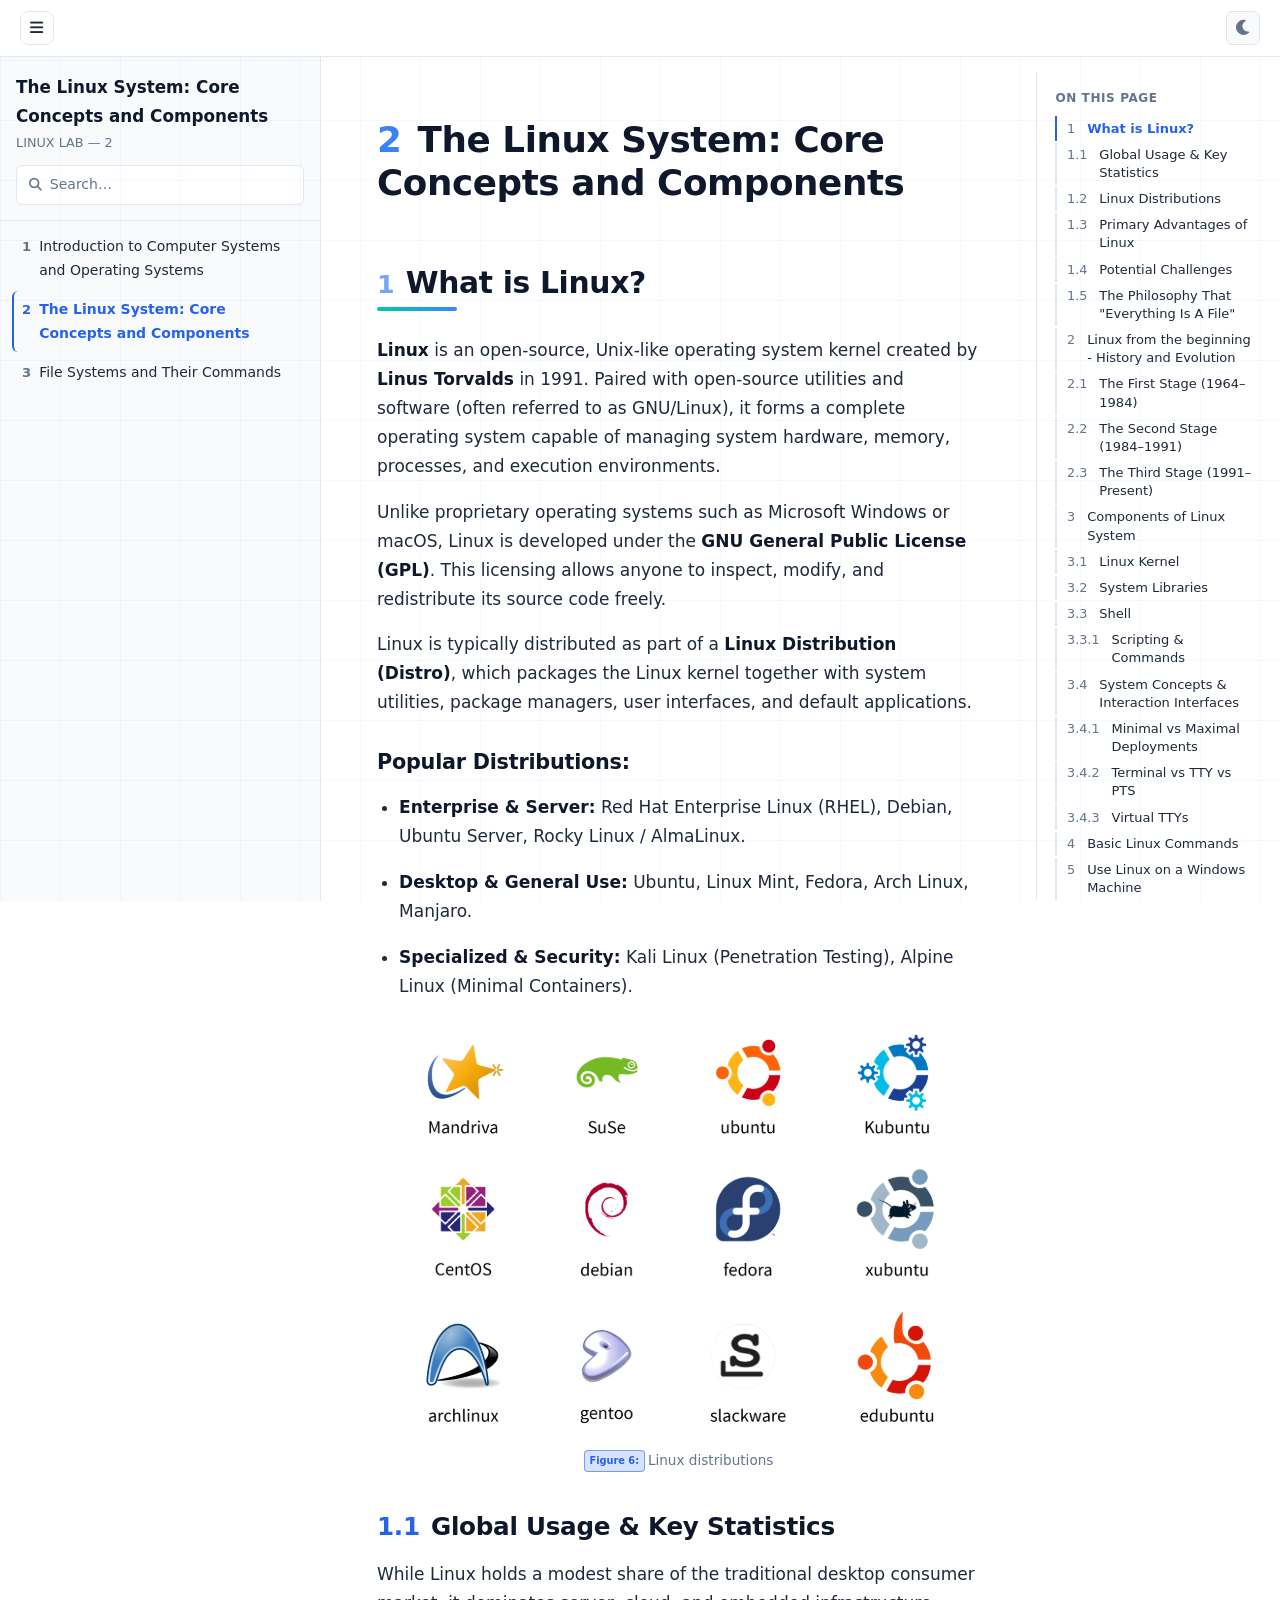
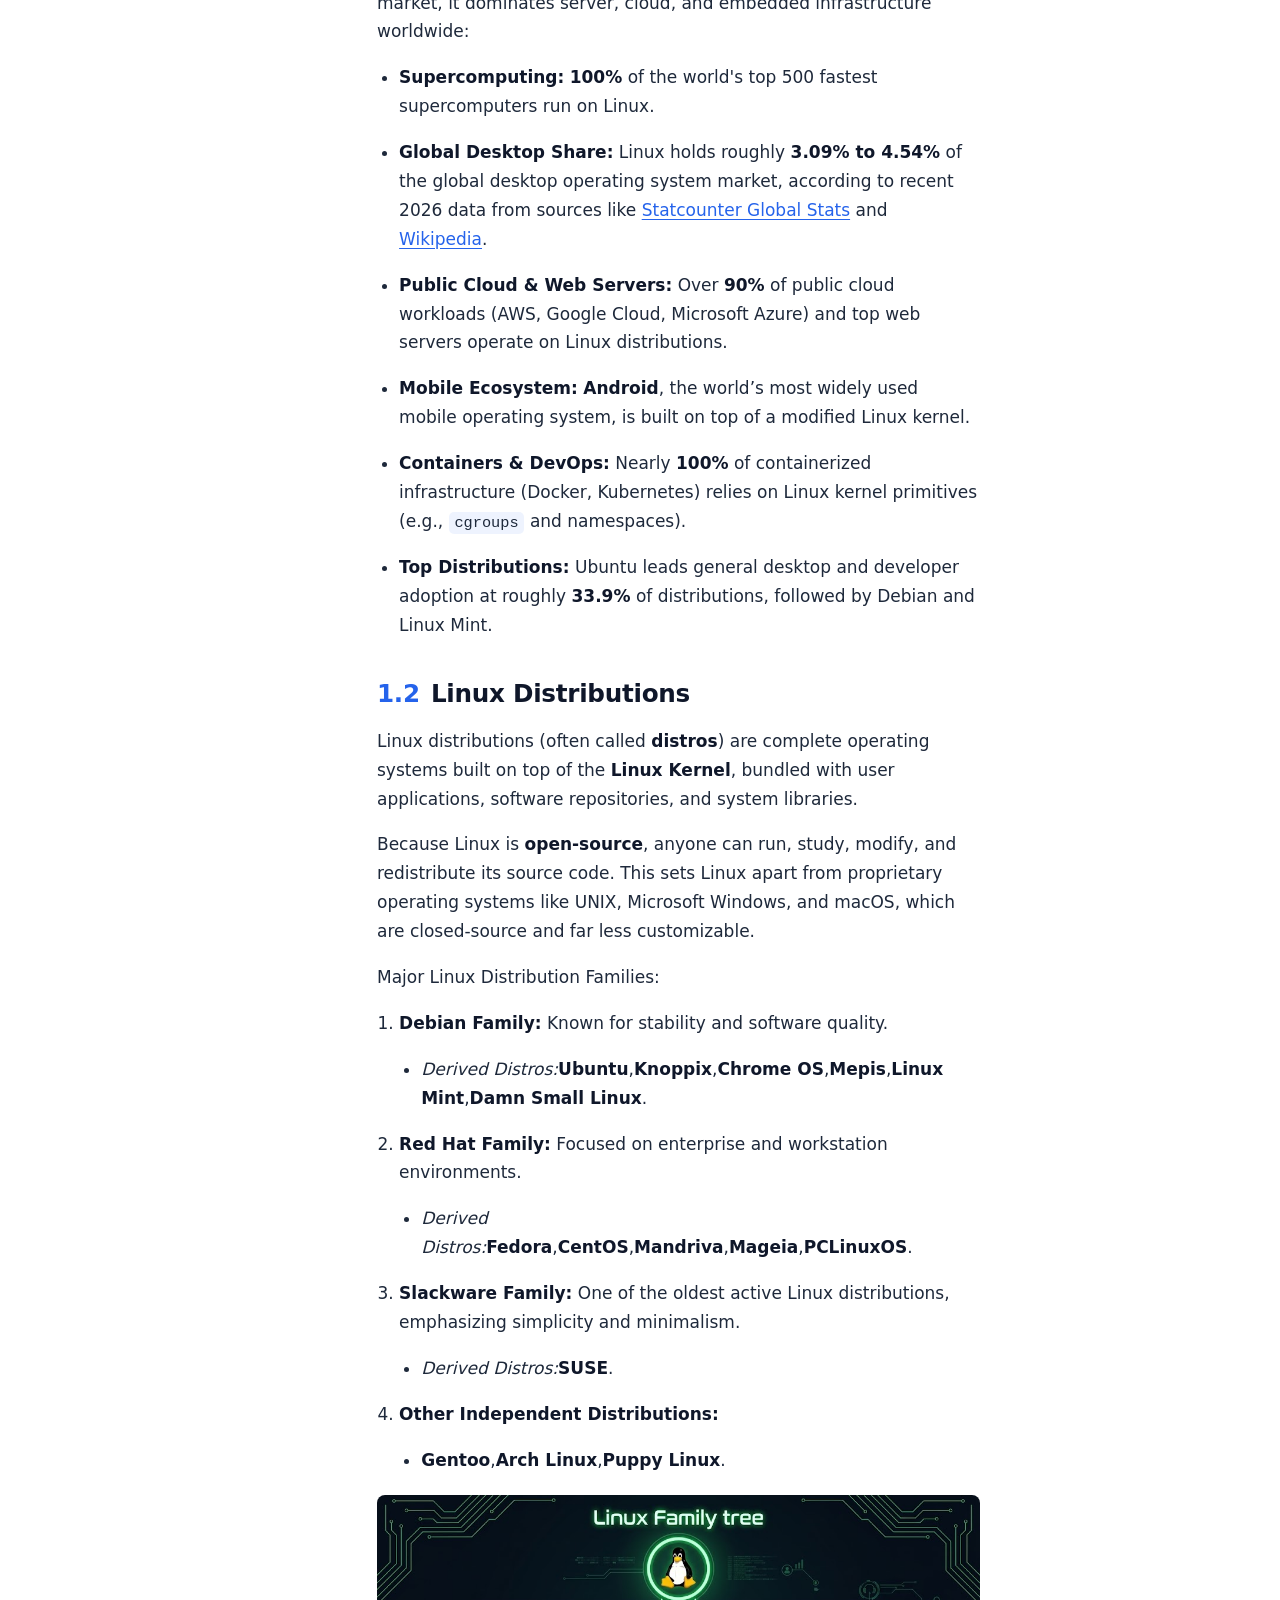
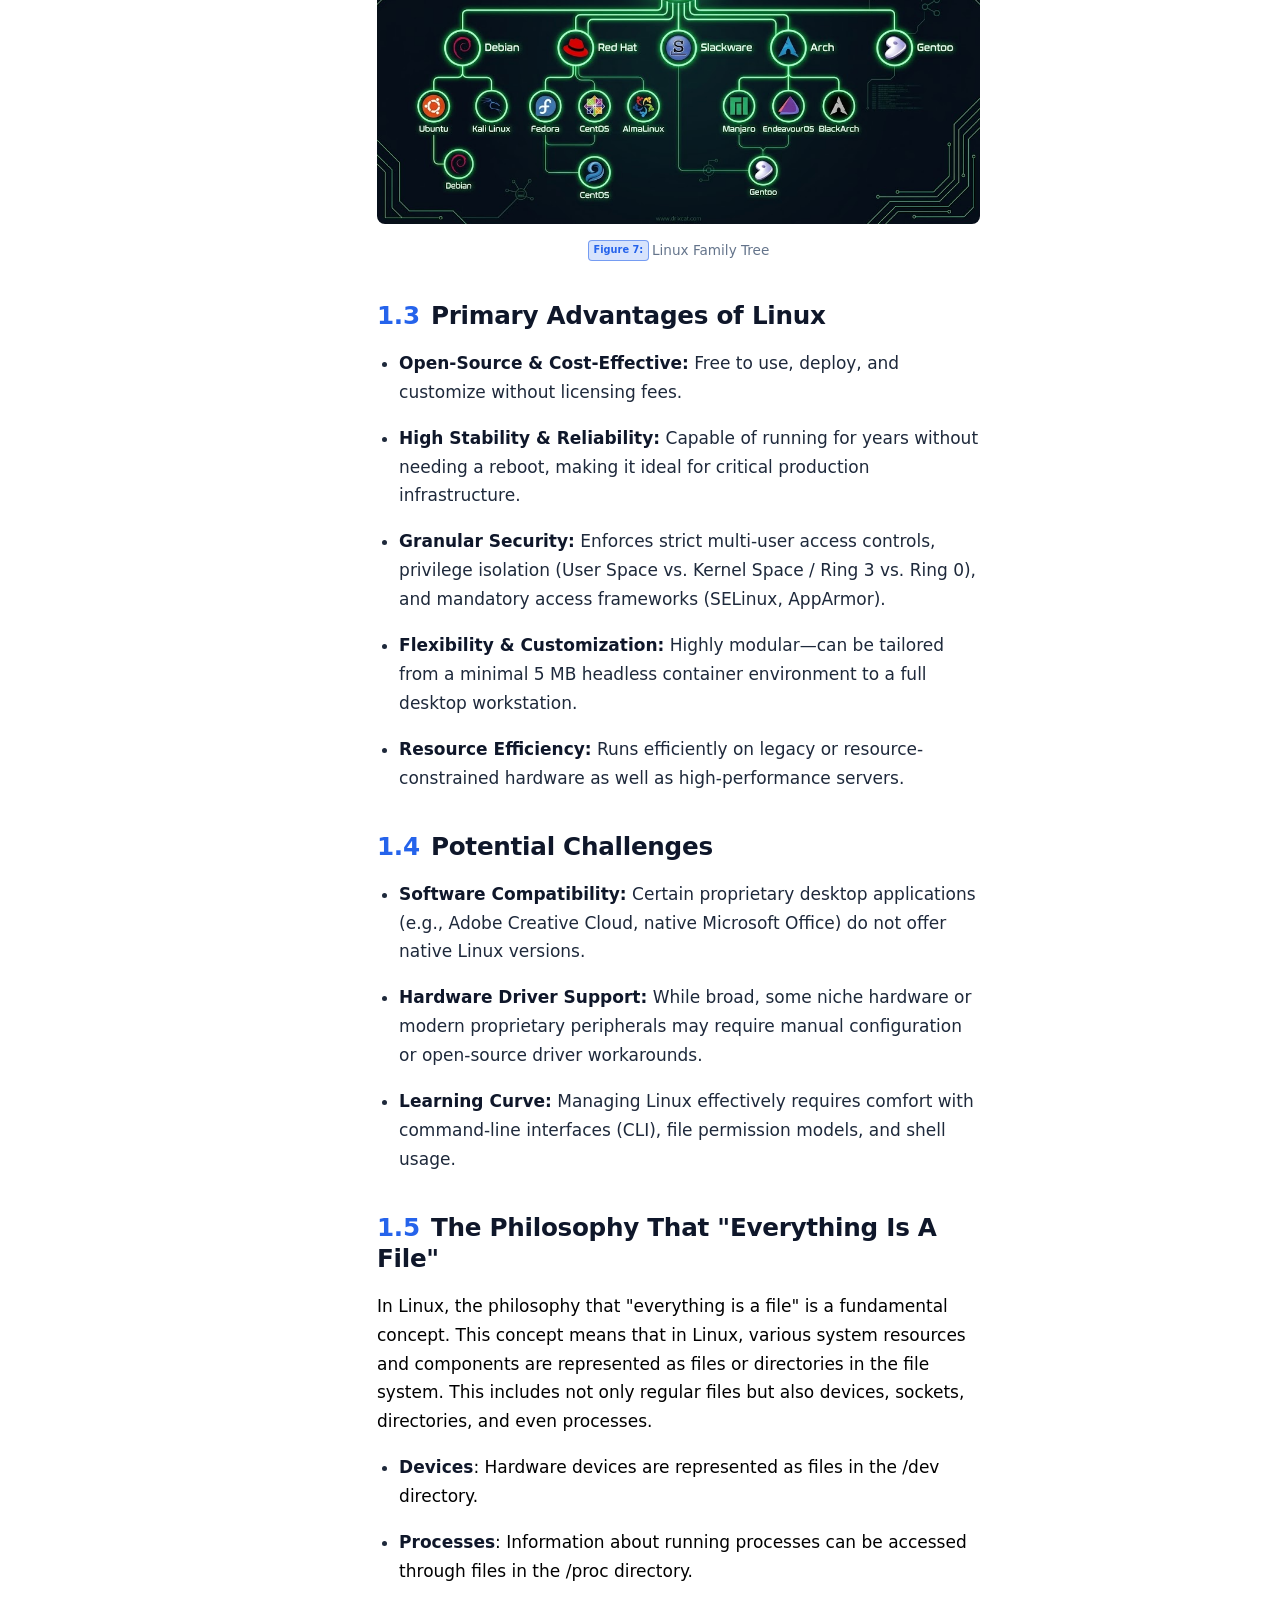
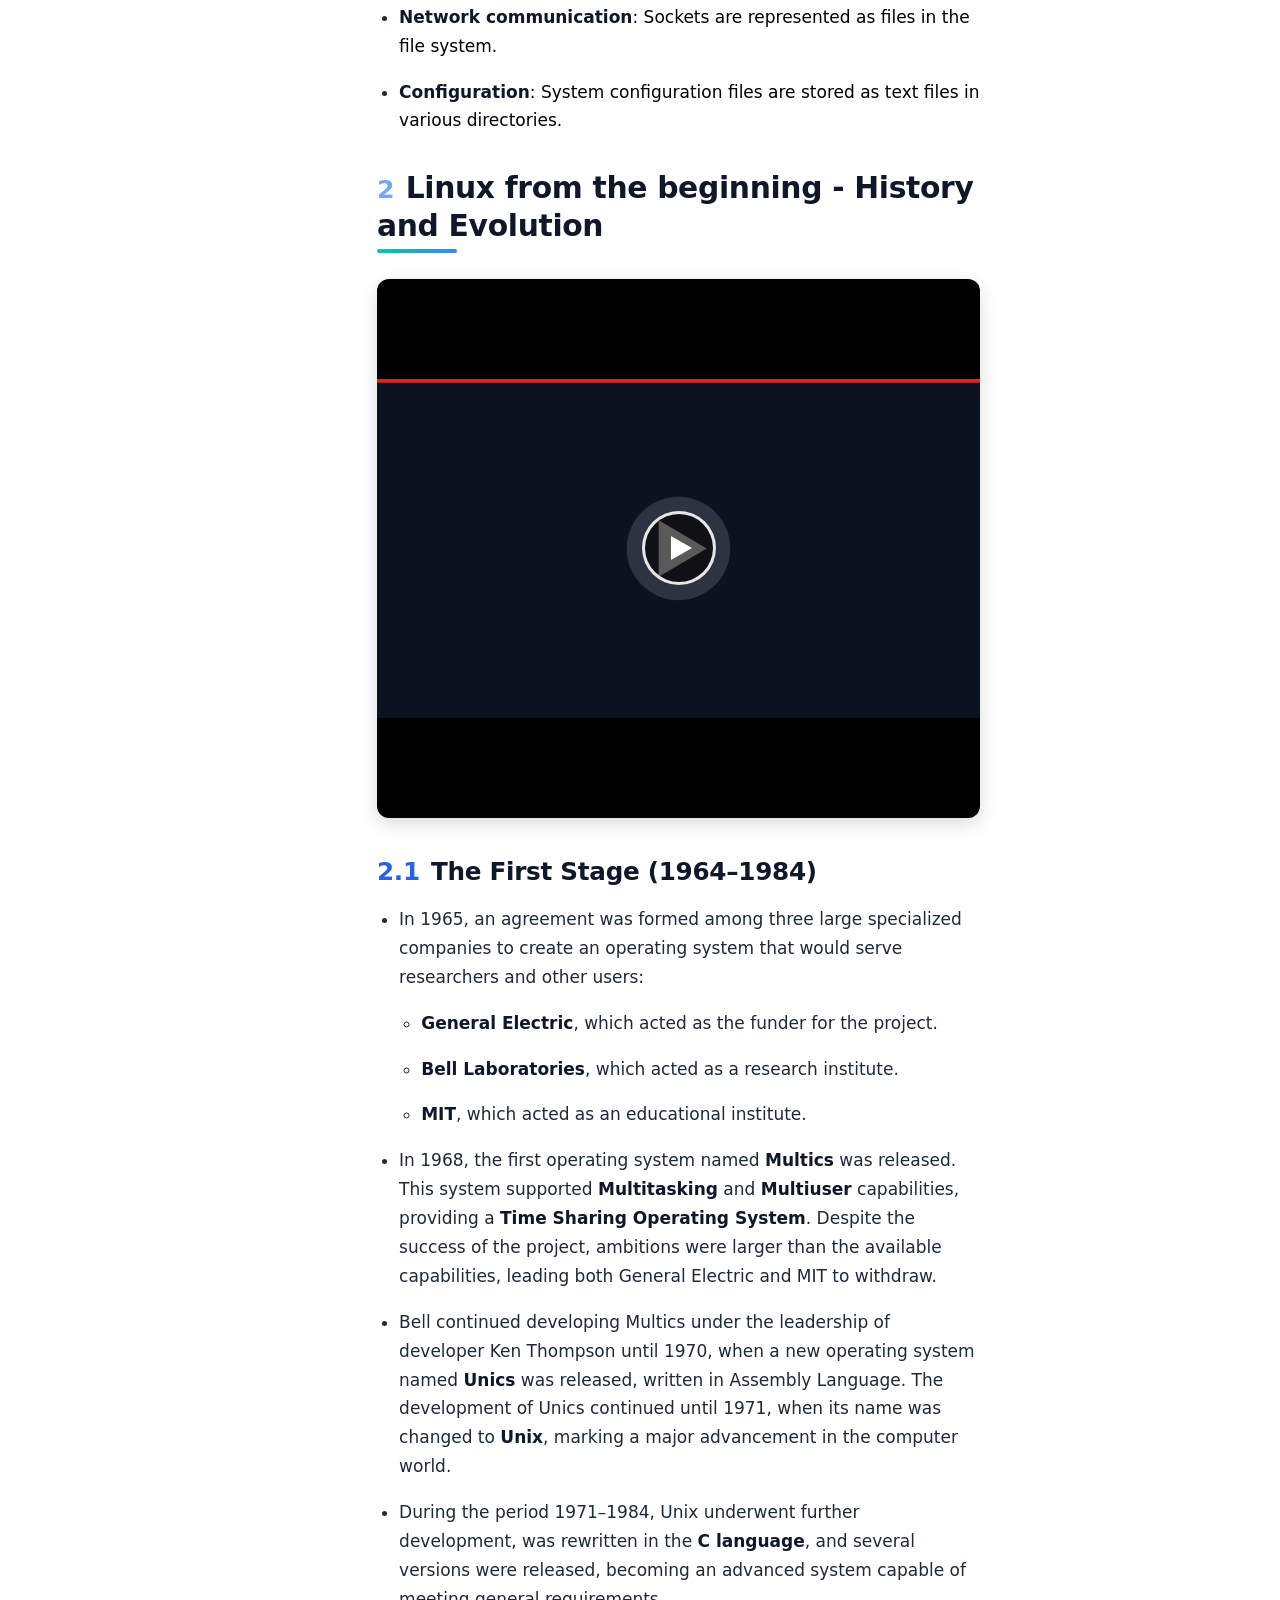
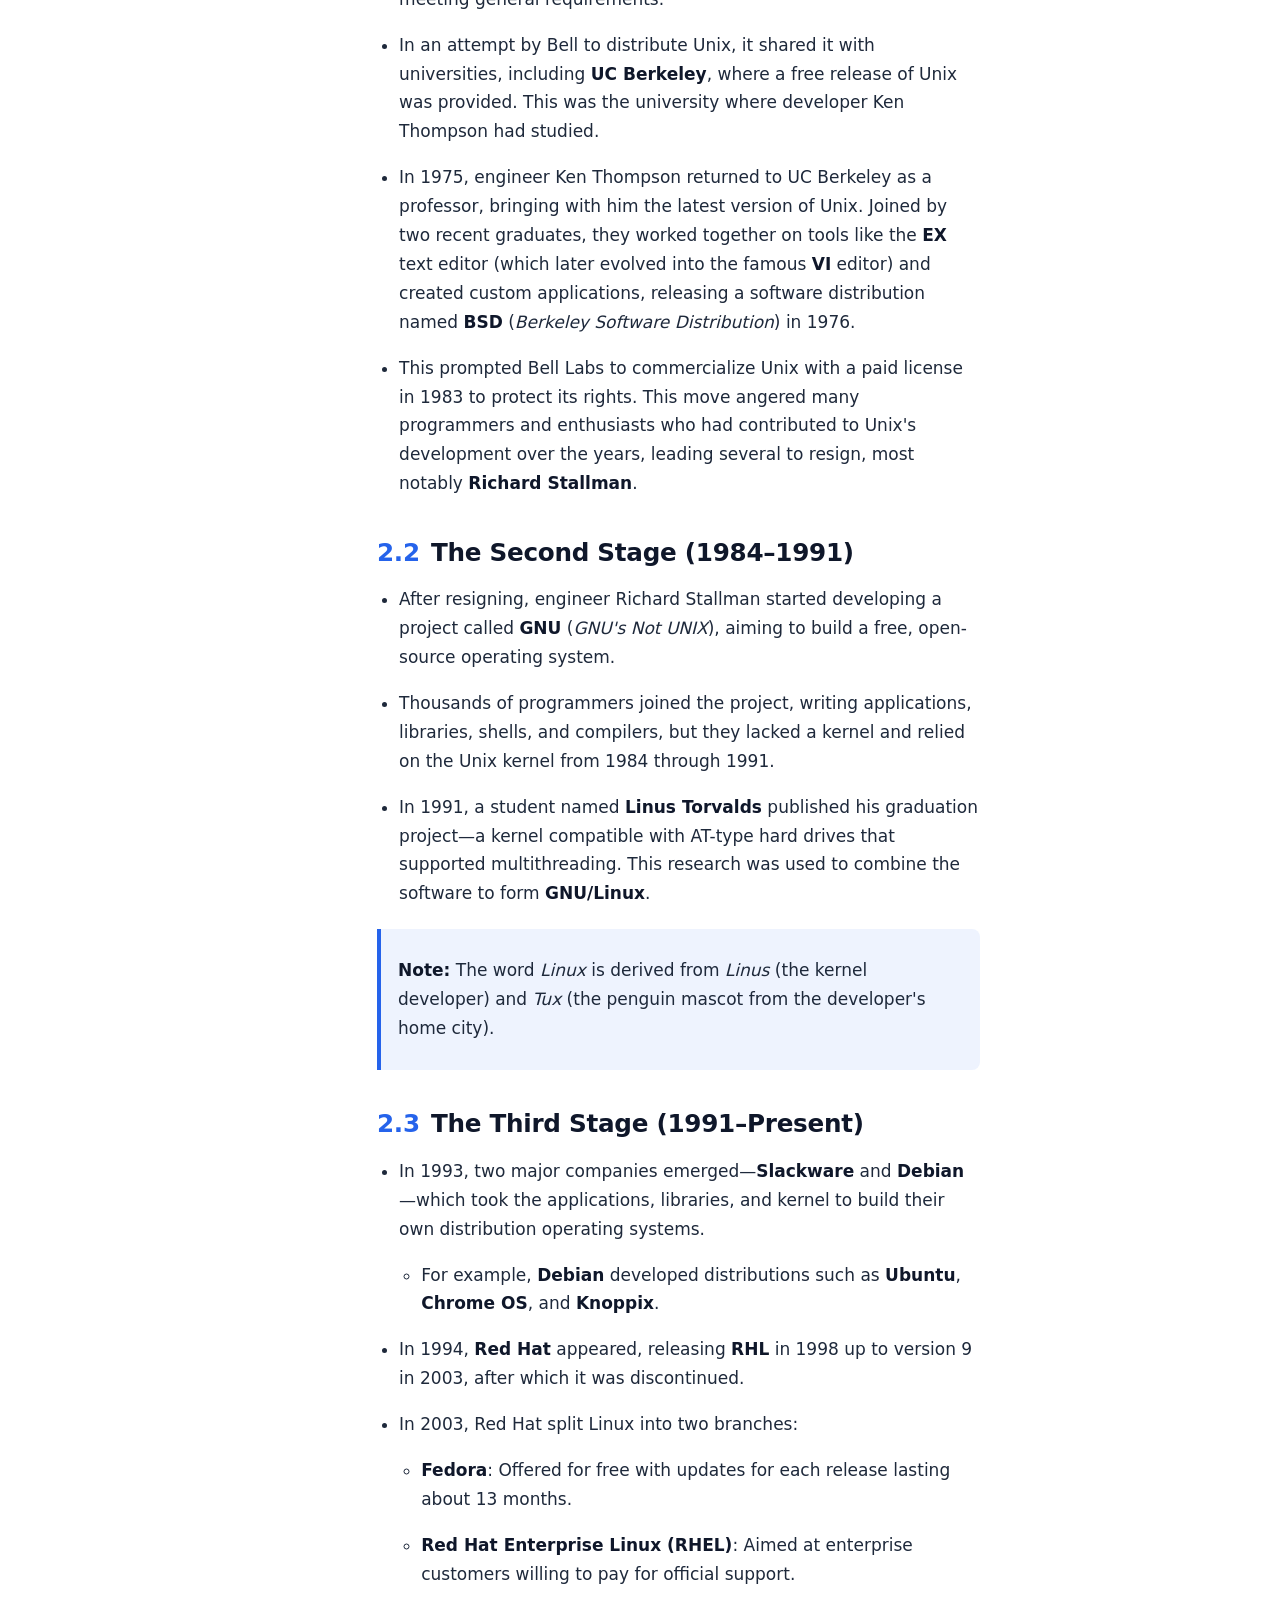
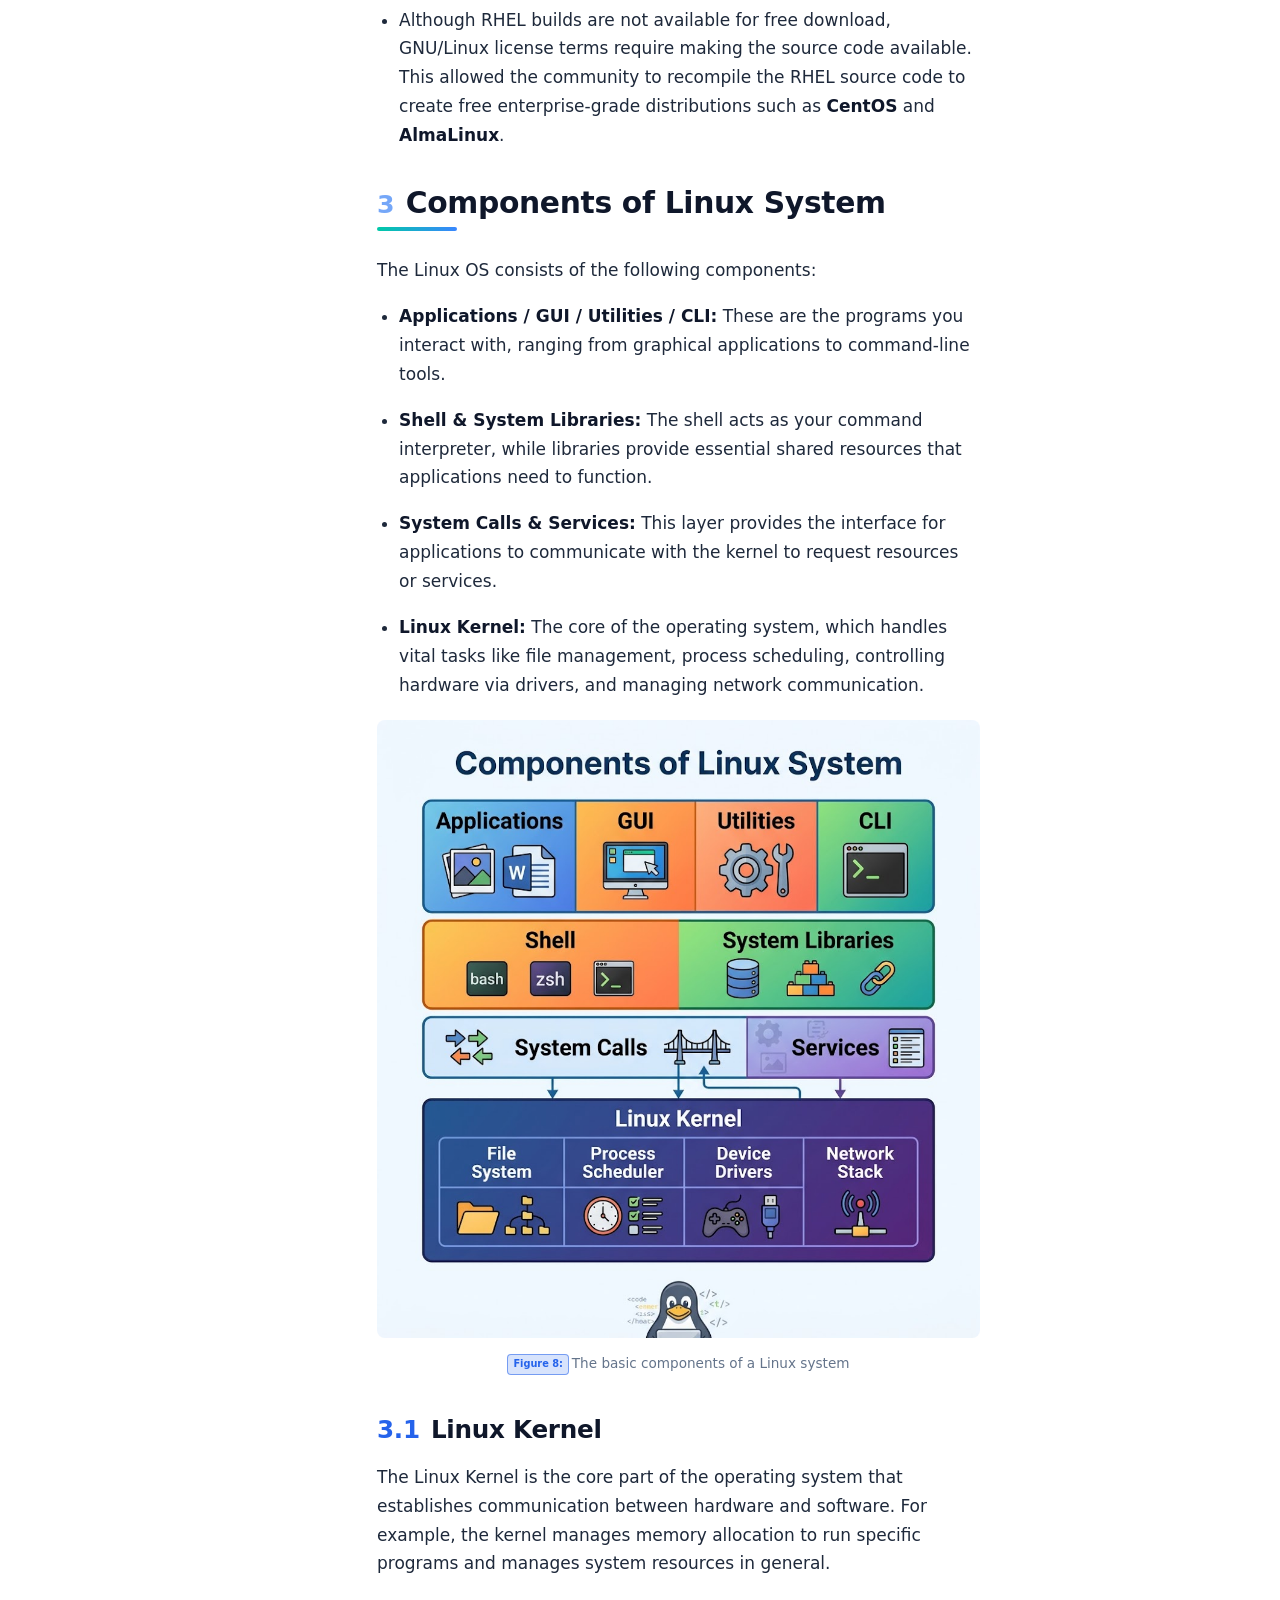
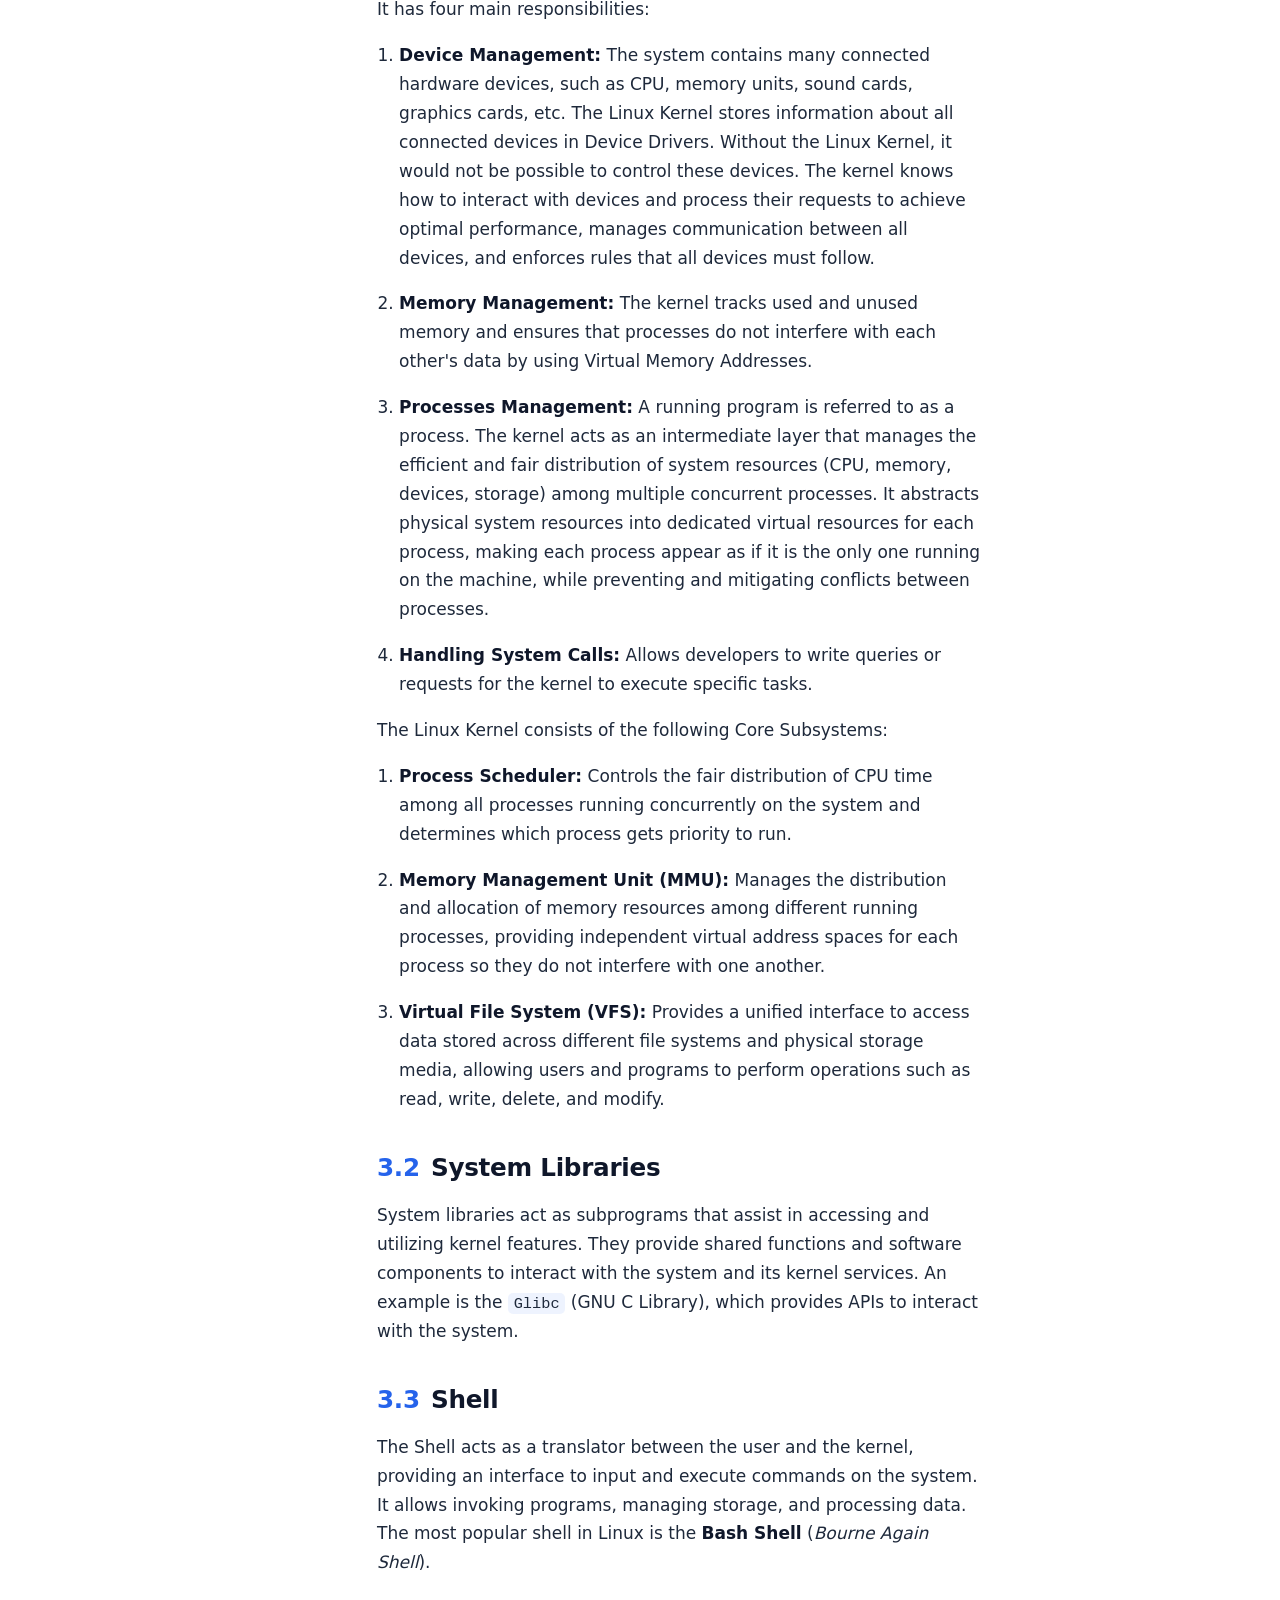
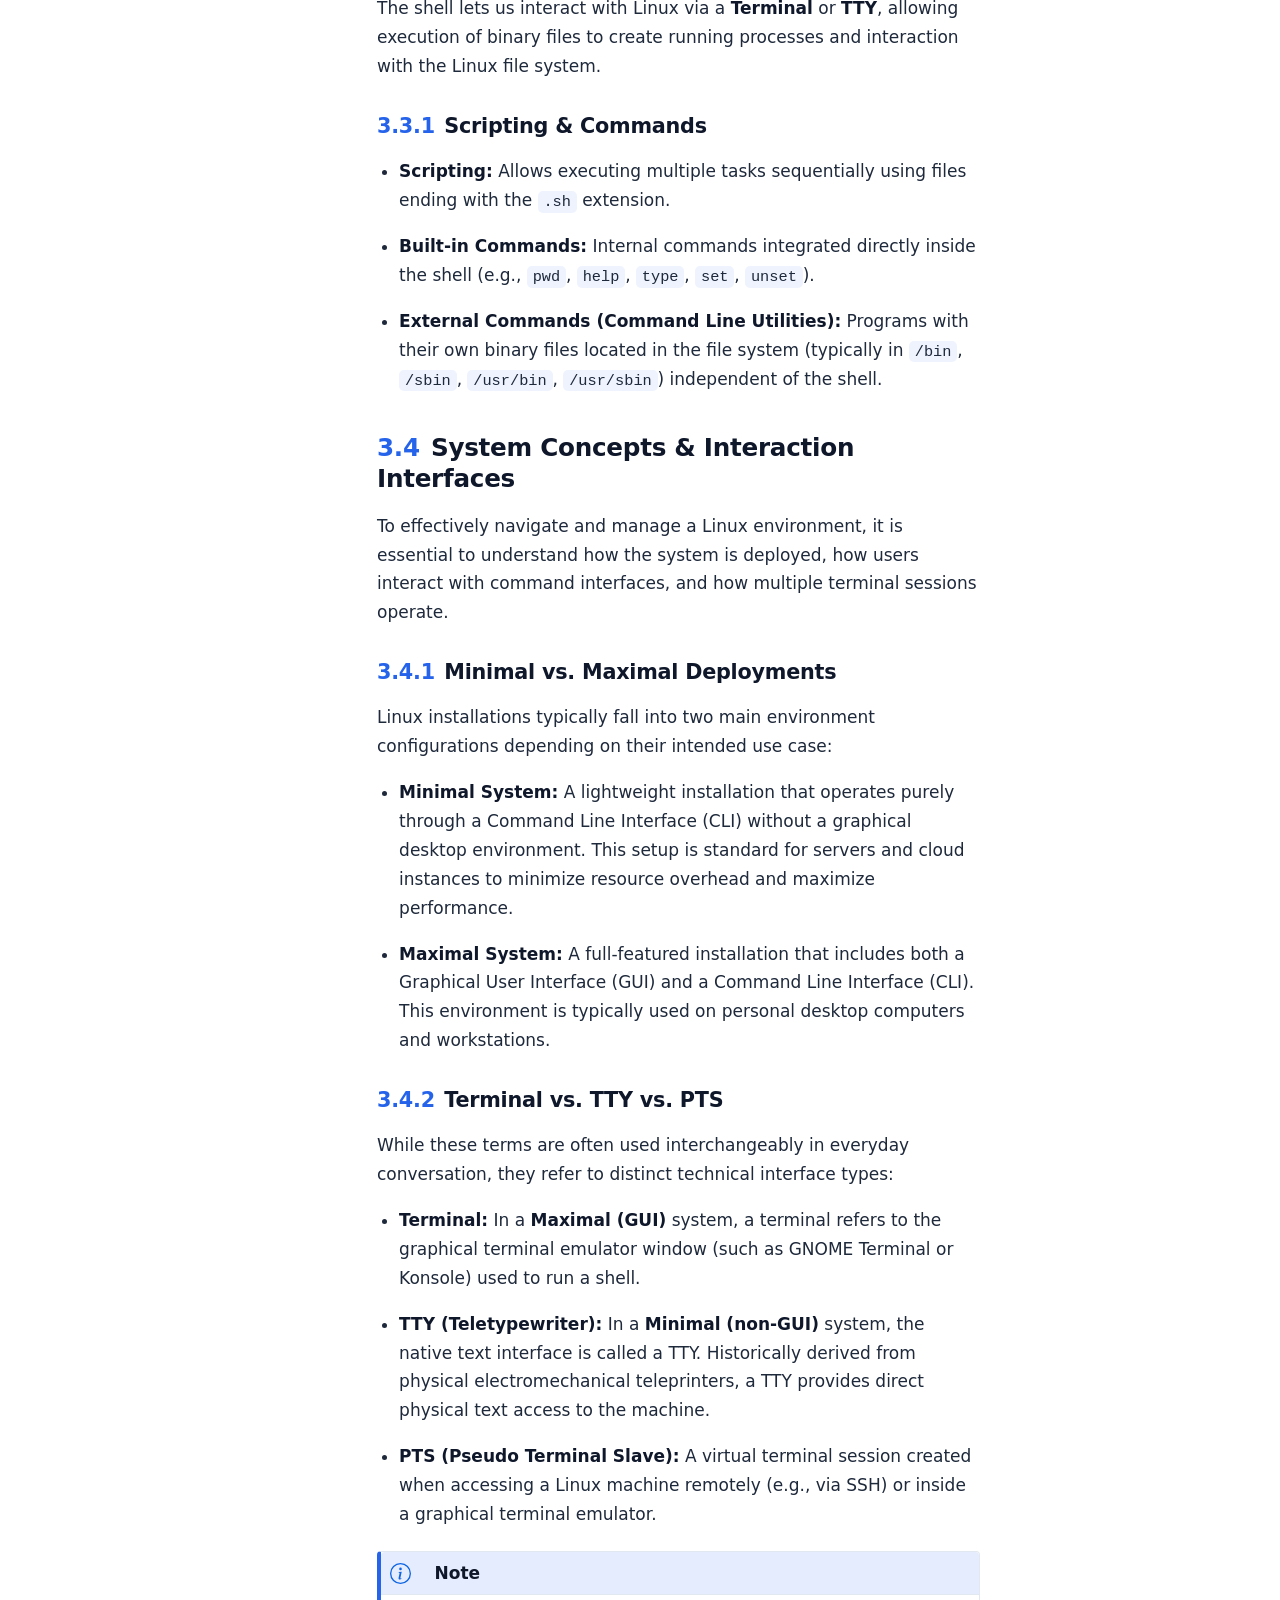
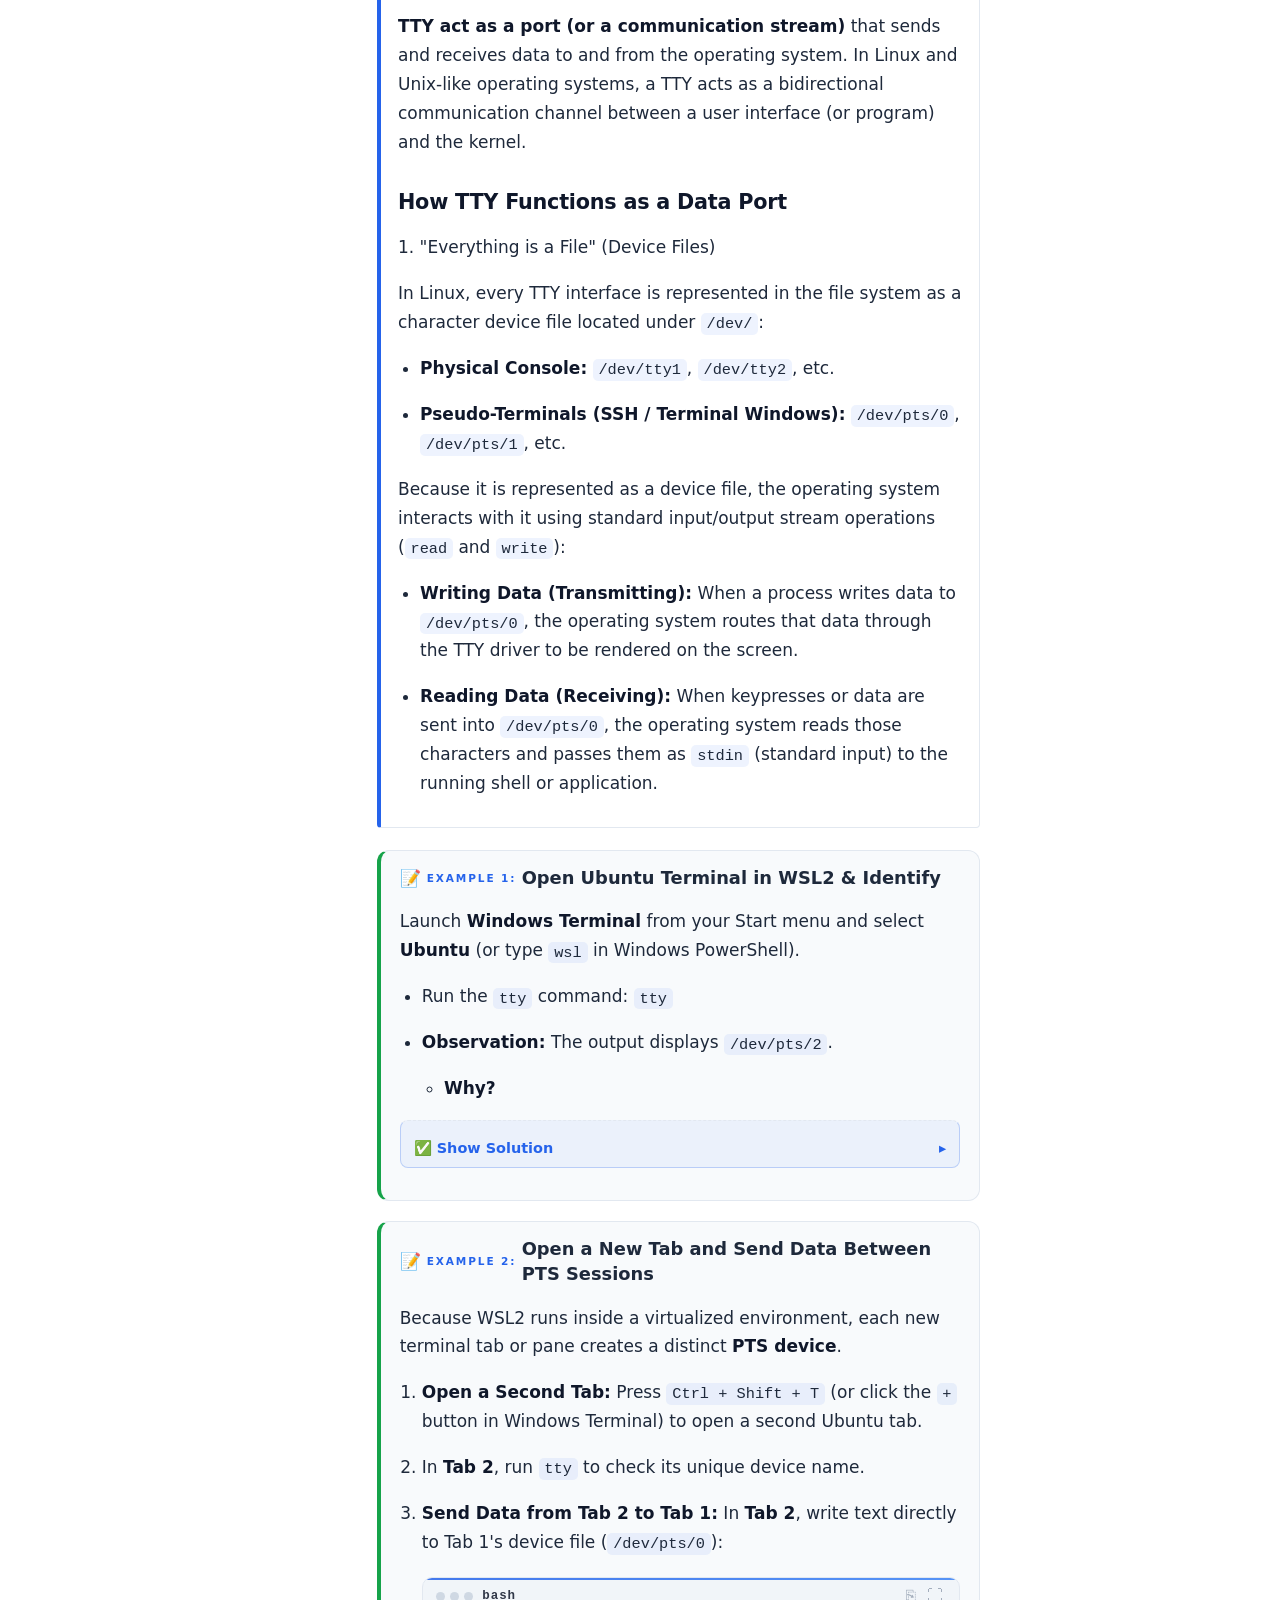
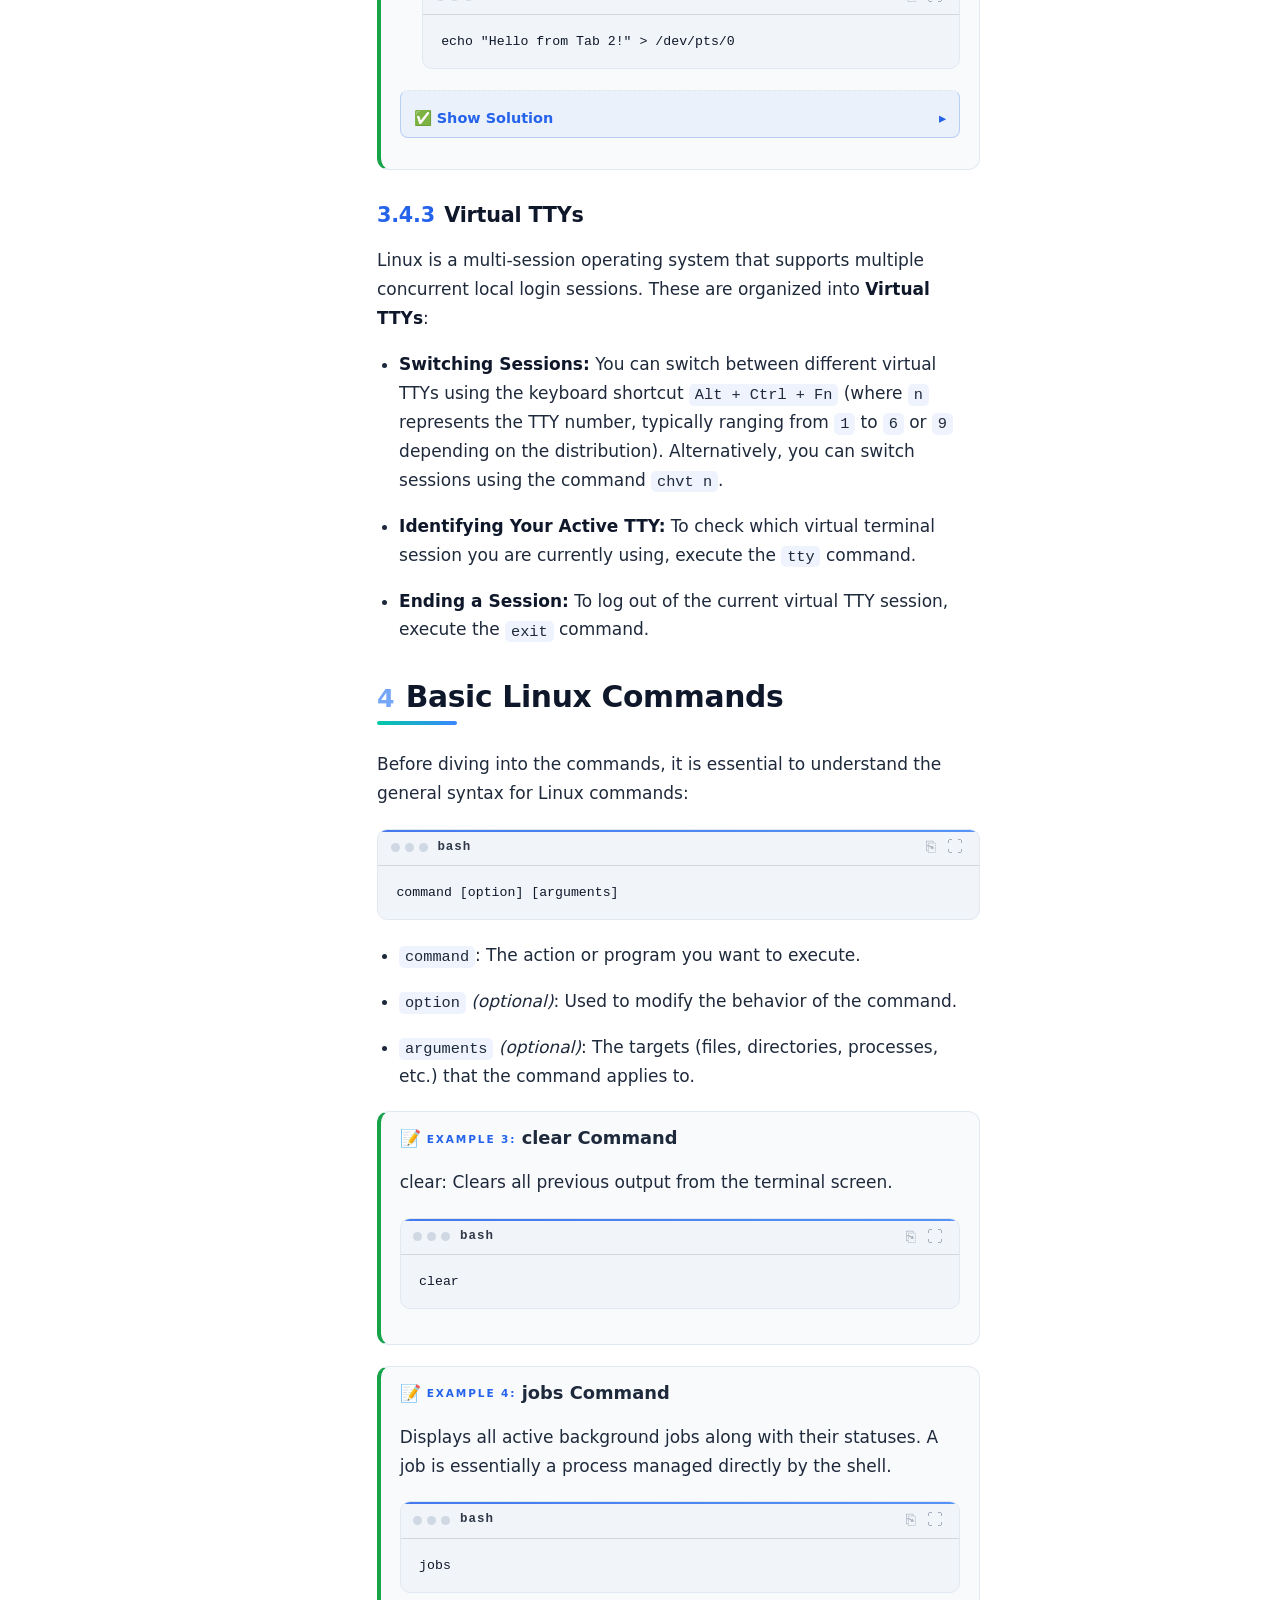
<file: book/chapter-2.html>
<!doctype html>
<html lang="en" data-book-theme="light">
<head>
<meta charset="utf-8">
<meta name="viewport" content="width=device-width, initial-scale=1.0">
<meta name="generator" content="course-authoring-studio">

<title>The Linux System: Core Concepts and Components — Mr. Hussein Younis</title>
<!-- CSS Stack (in order):
     1. {theme}.css — CSS variables (--r-*) remapped to book palette
     2. master.css — General element styles (.note, .callout, .card, .timeline, etc.)
     3. design-utilities.css — Generated utility classes from design-tokens.json
     4. book.css — Book layout styles (.book-frame, .book-sidebar, .book-content, etc.)
-->
<link rel="stylesheet" href="default.css">
<link rel="stylesheet" href="master.css">
<link rel="stylesheet" href="design-utilities.css">
<link rel="stylesheet" href="book.css">
<link rel="stylesheet" href="glightbox/glightbox.min.css">
<link rel="stylesheet" href="katex.min.css">
<link rel="stylesheet" href="vendor/fontawesome/css/all.min.css">

</head>
<body class="book book-theme-default" data-book>
<div class="book-frame" id="top">

<header class="book-topbar">
  <button type="button" class="book-toggle" id="book-toggle" aria-label="Toggle sidebar">
    <i class="fa-solid fa-bars" aria-hidden="true"></i>
  </button>
  
  <button type="button" class="book-theme-toggle" id="book-theme-toggle" aria-label="Toggle theme" title="Toggle light/dark mode">
  <i class="fa-solid fa-moon book-theme-icon-moon"></i>
  <i class="fa-solid fa-sun book-theme-icon-sun"></i>
</button>
</header>
  <div class="book-body">

<aside class="book-sidebar" id="book-sidebar">
  <div class="book-sidebar-header">
    <a href="./index.html" class="book-brand">
      <span class="book-brand-title">The Linux System: Core Concepts and Components</span>
      <span class="book-brand-subtitle">LINUX LAB — 2</span>
    </a>
    
    <label class="book-search">
      <span class="book-search-field">
        <i class="fa-solid fa-magnifying-glass book-search-icon" aria-hidden="true"></i>
        <input type="search" id="book-search-input" placeholder="Search…" autocomplete="off">
      </span>
      <span class="book-search-count" id="book-search-count"></span>
    </label>
  </div>
  <nav class="book-nav-container">
    <ul class="book-nav"><li class="book-nav-chapter" data-chapter="1">
      <a class="book-nav-chapter-link" href="./chapter-1.html#ch-ch-muz4yac5-19nf24">
        <span class="book-nav-chapter-num">1</span>
        <span class="book-nav-chapter-name">Introduction to Computer Systems and Operating Systems</span>
      </a>
    </li><li class="book-nav-chapter" data-chapter="2">
      <a class="book-nav-chapter-link" href="#ch-ch-muz93tk2-oizpco">
        <span class="book-nav-chapter-num">2</span>
        <span class="book-nav-chapter-name">The Linux System: Core Concepts and Components</span>
      </a>
    </li><li class="book-nav-chapter" data-chapter="3">
      <a class="book-nav-chapter-link" href="./chapter-3.html#ch-ch-mvi9gi7x-1elk35">
        <span class="book-nav-chapter-num">3</span>
        <span class="book-nav-chapter-name">File Systems and Their Commands</span>
      </a>
    </li></ul>
  </nav>
</aside>
    <div class="book-main">
      <div class="book-layout">
        <main class="book-content">

<article id="ch-ch-muz93tk2-oizpco" class="book-page " data-page-type="page">
<section class="book-chapter-intro"><h1 id="ch-ch-muz93tk2-oizpco--the-linux-system-core-concepts-and-components" class="book-chapter-title"><span class="book-heading-number">2</span>The Linux System: Core Concepts and Components</h1></section>

<section class="section-container "><h1 id="ch-ch-muz93tk2-oizpco--what-is-linux" class="section-title book-heading"><span class="section-number">1</span>What is Linux?</h1></section>

<div class=""><p><strong>Linux</strong> is an open-source, Unix-like operating system kernel created by <strong>Linus Torvalds</strong> in 1991. Paired with open-source utilities and software (often referred to as GNU/Linux), it forms a complete operating system capable of managing system hardware, memory, processes, and execution environments.</p><p>Unlike proprietary operating systems such as Microsoft Windows or macOS, Linux is developed under the <strong>GNU General Public License (GPL)</strong>. This licensing allows anyone to inspect, modify, and redistribute its source code freely.</p><p>Linux is typically distributed as part of a <strong>Linux Distribution (Distro)</strong>, which packages the Linux kernel together with system utilities, package managers, user interfaces, and default applications.</p><h3>Popular Distributions:</h3><ul><li><p><strong>Enterprise &amp; Server:</strong> Red Hat Enterprise Linux (RHEL), Debian, Ubuntu Server, Rocky Linux / AlmaLinux.</p></li><li><p><strong>Desktop &amp; General Use:</strong> Ubuntu, Linux Mint, Fedora, Arch Linux, Manjaro.</p></li><li><p><strong>Specialized &amp; Security:</strong> Kali Linux (Penetration Testing), Alpine Linux (Minimal Containers).</p></li></ul><p></p></div>

<figure class="figure-img fig-center"><a href="images/Screenshot 2026-10-09 091050.png" class="glightbox"><img src="images/Screenshot 2026-10-09 091050.png" alt="Linux distributions" data-preview-image="images/Screenshot 2026-10-09 091050.png"></a><figcaption class="fig-caption"><span class="fig-num badge badge-teal">Figure 6:</span>Linux distributions</figcaption></figure>

<h2 id="ch-ch-muz93tk2-oizpco--global-usage-key-statistics" class="book-heading "><span class="book-heading-number">1.1</span>Global Usage &amp; Key Statistics</h2>

<div class=""><p>While Linux holds a modest share of the traditional desktop consumer market, it dominates server, cloud, and embedded infrastructure worldwide:</p><ul><li><p><strong>Supercomputing:</strong> <strong>100%</strong> of the world's top 500 fastest supercomputers run on Linux.</p></li><li><p><strong>Global Desktop Share:</strong> Linux holds roughly <strong>3.09% to 4.54%</strong> of the global desktop operating system market, according to recent 2026 data from sources like <a target="_blank" rel="noopener" href="https://gs.statcounter.com/os-market-share/desktop/worldwide/">Statcounter Global Stats</a> and <a target="_blank" rel="noopener" href="https://en.wikipedia.org/wiki/Usage_share_of_operating_systems">Wikipedia</a>.</p></li><li><p><strong>Public Cloud &amp; Web Servers:</strong> Over <strong>90%</strong> of public cloud workloads (AWS, Google Cloud, Microsoft Azure) and top web servers operate on Linux distributions.</p></li><li><p><strong>Mobile Ecosystem:</strong> <strong>Android</strong>, the world’s most widely used mobile operating system, is built on top of a modified Linux kernel.</p></li><li><p><strong>Containers &amp; DevOps:</strong> Nearly <strong>100%</strong> of containerized infrastructure (Docker, Kubernetes) relies on Linux kernel primitives (e.g., <code>cgroups</code> and namespaces).</p></li><li><p><strong>Top Distributions:</strong> Ubuntu leads general desktop and developer adoption at roughly <strong>33.9%</strong> of distributions, followed by Debian and Linux Mint.</p></li></ul><p></p></div>

<h2 id="ch-ch-muz93tk2-oizpco--linux-distributions" class="book-heading "><span class="book-heading-number">1.2</span>Linux Distributions</h2>

<div class=""><p>Linux distributions (often called <strong>distros</strong>) are complete operating systems built on top of the <strong>Linux Kernel</strong>, bundled with user applications, software repositories, and system libraries.</p><p>Because Linux is <strong>open-source</strong>, anyone can run, study, modify, and redistribute its source code. This sets Linux apart from proprietary operating systems like UNIX, Microsoft Windows, and macOS, which are closed-source and far less customizable.</p><p>Major Linux Distribution Families:</p><ol><li><p><strong>Debian Family:</strong> Known for stability and software quality.</p><ul><li><p><em>Derived Distros:</em><strong>Ubuntu</strong>,<strong>Knoppix</strong>,<strong>Chrome OS</strong>,<strong>Mepis</strong>,<strong>Linux Mint</strong>,<strong>Damn Small Linux</strong>.</p></li></ul></li><li><p><strong>Red Hat Family:</strong> Focused on enterprise and workstation environments.</p><ul><li><p><em>Derived Distros:</em><strong>Fedora</strong>,<strong>CentOS</strong>,<strong>Mandriva</strong>,<strong>Mageia</strong>,<strong>PCLinuxOS</strong>.</p></li></ul></li><li><p><strong>Slackware Family:</strong> One of the oldest active Linux distributions, emphasizing simplicity and minimalism.</p><ul><li><p><em>Derived Distros:</em><strong>SUSE</strong>.</p></li></ul></li><li><p><strong>Other Independent Distributions:</strong></p><ul><li><p><strong>Gentoo</strong>,<strong>Arch Linux</strong>,<strong>Puppy Linux</strong>.</p></li></ul></li></ol><p></p></div>

<figure class="figure-img fig-center"><a href="images/watermarked_img_3990995919405771294.jpg" class="glightbox"><img src="images/watermarked_img_3990995919405771294.jpg" alt="Linux Family Tree" data-preview-image="images/watermarked_img_3990995919405771294.jpg"></a><figcaption class="fig-caption"><span class="fig-num badge badge-teal">Figure 7:</span>Linux Family Tree</figcaption></figure>

<h2 id="ch-ch-muz93tk2-oizpco--primary-advantages-of-linux" class="book-heading "><span class="book-heading-number">1.3</span>Primary Advantages of Linux</h2>

<div class=""><ul><li><p><strong>Open-Source &amp; Cost-Effective:</strong> Free to use, deploy, and customize without licensing fees.</p></li><li><p><strong>High Stability &amp; Reliability:</strong> Capable of running for years without needing a reboot, making it ideal for critical production infrastructure.</p></li><li><p><strong>Granular Security:</strong> Enforces strict multi-user access controls, privilege isolation (User Space vs. Kernel Space / Ring 3 vs. Ring 0), and mandatory access frameworks (SELinux, AppArmor).</p></li><li><p><strong>Flexibility &amp; Customization:</strong> Highly modular—can be tailored from a minimal 5 MB headless container environment to a full desktop workstation.</p></li><li><p><strong>Resource Efficiency:</strong> Runs efficiently on legacy or resource-constrained hardware as well as high-performance servers.</p></li></ul><p></p></div>

<h2 id="ch-ch-muz93tk2-oizpco--potential-challenges" class="book-heading "><span class="book-heading-number">1.4</span>Potential Challenges</h2>

<div class=""><ul><li><p><strong>Software Compatibility:</strong> Certain proprietary desktop applications (e.g., Adobe Creative Cloud, native Microsoft Office) do not offer native Linux versions.</p></li><li><p><strong>Hardware Driver Support:</strong> While broad, some niche hardware or modern proprietary peripherals may require manual configuration or open-source driver workarounds.</p></li><li><p><strong>Learning Curve:</strong> Managing Linux effectively requires comfort with command-line interfaces (CLI), file permission models, and shell usage.</p></li></ul><p></p></div>

<h2 id="ch-ch-muz93tk2-oizpco--the-philosophy-that-everything-is-a-file" class="book-heading "><span class="book-heading-number">1.5</span>The Philosophy That &quot;Everything Is A File&quot;</h2>

<div class=""><p style="text-align: left;"><span style="color: black;">In Linux, the philosophy that "everything is a file" is a fundamental concept. This concept means that in Linux, various system resources and components are represented as files or directories in the file system. This includes not only regular files but also devices, sockets, directories, and even processes.</span></p><ul><li><p><span style="color: black;"><strong>Devices</strong>: Hardware devices are represented as files in the /dev directory.</span></p></li><li><p><span style="color: black;"><strong>Processes</strong>: Information about running processes can be accessed through files in the /proc directory.</span></p></li><li><p><span style="color: black;"><strong>Network communication</strong>: Sockets are represented as files in the file system.</span></p></li><li><p><span style="color: black;"><strong>Configuration</strong>: System configuration files are stored as text files in various directories.</span></p></li></ul><p></p></div>

<section class="section-container "><h1 id="ch-ch-muz93tk2-oizpco--linux-from-the-beginning-history-and-evolution" class="section-title book-heading"><span class="section-number">2</span>Linux from the beginning - History and Evolution</h1></section>

<figure class="video-figure"><div class="video-embed video-facade" role="button" tabindex="0" data-yt-id="s7u7jBwIocU" data-yt-params="" data-yt-privacy="false" data-yt-title="YouTube video" style="padding-bottom:56.25%"><img class="video-thumb" src="https://i.ytimg.com/vi/s7u7jBwIocU/hqdefault.jpg" alt="YouTube video" onerror="this.onerror=null;this.src='data:image/svg+xml;utf8,%3Csvg%20xmlns=%27http://www.w3.org/2000/svg%27%20width=%271280%27%20height=%27720%27%20viewBox=%270%200%201280%20720%27%3E%3Crect%20width=%271280%27%20height=%27720%27%20fill=%27%230b1220%27/%3E%3Crect%20x=%270%27%20y=%270%27%20width=%271280%27%20height=%278%27%20fill=%27%23e62117%27/%3E%3Ccircle%20cx=%27640%27%20cy=%27360%27%20r=%27110%27%20fill=%27%23ffffff%27%20fill-opacity=%270.14%27/%3E%3Cpath%20d=%27M598%20300%20L598%20420%20L700%20360%20Z%27%20fill=%27%23ffffff%27/%3E%3C/svg%3E'"/><span class="video-play"></span><script>(function(){var v=document.currentScript.parentElement;if(!v||v.classList.contains('video-loaded'))return;var d=v.dataset;function play(){var host=d.ytPrivacy==='true'?'https://www.youtube-nocookie.com':'https://www.youtube.com';var i=document.createElement('iframe');i.src=host+'/embed/'+d.ytId+(d.ytParams?'?'+d.ytParams:'');i.title=d.ytTitle||'YouTube video';i.setAttribute('allow','accelerometer; autoplay; clipboard-write; encrypted-media; gyroscope; picture-in-picture; fullscreen');i.setAttribute('allowfullscreen','');i.loading='lazy';v.replaceChildren(i);v.classList.add('video-loaded');v.removeAttribute('role');v.removeAttribute('tabindex');v.removeEventListener('click',play);}function watch(){var sp=(d.ytParams||'').match(/start=(\d+)/);var a=document.createElement('a');a.className='video-watchlink';a.href='https://www.youtube.com/watch?v='+d.ytId+(sp?'&t='+sp[1]+'s':'');a.target='_blank';a.rel='noopener';var ic=document.createElement('span');ic.className='video-watchlink-icon';var lb=document.createElement('span');lb.className='video-watchlink-label';lb.textContent='Watch on YouTube';a.appendChild(ic);a.appendChild(lb);v.appendChild(a);v.classList.add('video-local');v.removeAttribute('role');v.removeAttribute('tabindex');v.removeEventListener('click',play);}if((location.protocol||'').toLowerCase()==='file:'){watch();}else{v.addEventListener('click',play);}})();</script></div></figure>

<h2 id="ch-ch-muz93tk2-oizpco--the-first-stage-1964-1984" class="book-heading "><span class="book-heading-number">2.1</span>The First Stage (1964–1984)</h2>

<div class=""><ul><li><p>In 1965, an agreement was formed among three large specialized companies to create an operating system that would serve researchers and other users:</p><ul><li><p><strong>General Electric</strong>, which acted as the funder for the project.</p></li><li><p><strong>Bell Laboratories</strong>, which acted as a research institute.</p></li><li><p><strong>MIT</strong>, which acted as an educational institute.</p></li></ul></li><li><p>In 1968, the first operating system named <strong>Multics</strong> was released. This system supported <strong>Multitasking</strong> and <strong>Multiuser</strong> capabilities, providing a <strong>Time Sharing Operating System</strong>. Despite the success of the project, ambitions were larger than the available capabilities, leading both General Electric and MIT to withdraw.</p></li><li><p>Bell continued developing Multics under the leadership of developer Ken Thompson until 1970, when a new operating system named <strong>Unics</strong> was released, written in Assembly Language. The development of Unics continued until 1971, when its name was changed to <strong>Unix</strong>, marking a major advancement in the computer world.</p></li><li><p>During the period 1971–1984, Unix underwent further development, was rewritten in the <strong>C language</strong>, and several versions were released, becoming an advanced system capable of meeting general requirements.</p></li><li><p>In an attempt by Bell to distribute Unix, it shared it with universities, including <strong>UC Berkeley</strong>, where a free release of Unix was provided. This was the university where developer Ken Thompson had studied.</p></li><li><p>In 1975, engineer Ken Thompson returned to UC Berkeley as a professor, bringing with him the latest version of Unix. Joined by two recent graduates, they worked together on tools like the <strong>EX</strong> text editor (which later evolved into the famous <strong>VI</strong> editor) and created custom applications, releasing a software distribution named <strong>BSD</strong> (<em>Berkeley Software Distribution</em>) in 1976.</p></li><li><p>This prompted Bell Labs to commercialize Unix with a paid license in 1983 to protect its rights. This move angered many programmers and enthusiasts who had contributed to Unix's development over the years, leading several to resign, most notably <strong>Richard Stallman</strong>.</p></li></ul><p></p></div>

<h2 id="ch-ch-muz93tk2-oizpco--the-second-stage-1984-1991" class="book-heading "><span class="book-heading-number">2.2</span>The Second Stage (1984–1991)</h2>

<div class=""><ul><li><p>After resigning, engineer Richard Stallman started developing a project called <strong>GNU</strong> (<em>GNU's Not UNIX</em>), aiming to build a free, open-source operating system.</p></li><li><p>Thousands of programmers joined the project, writing applications, libraries, shells, and compilers, but they lacked a kernel and relied on the Unix kernel from 1984 through 1991.</p></li><li><p>In 1991, a student named <strong>Linus Torvalds</strong> published his graduation project—a kernel compatible with AT-type hard drives that supported multithreading. This research was used to combine the software to form <strong>GNU/Linux</strong>.</p></li></ul><blockquote><p><strong>Note:</strong> The word <em>Linux</em> is derived from <em>Linus</em> (the kernel developer) and <em>Tux</em> (the penguin mascot from the developer's home city).</p></blockquote><p></p></div>

<h2 id="ch-ch-muz93tk2-oizpco--the-third-stage-1991-present" class="book-heading "><span class="book-heading-number">2.3</span>The Third Stage (1991–Present)</h2>

<div class=""><ul><li><p>In 1993, two major companies emerged—<strong>Slackware</strong> and <strong>Debian</strong>—which took the applications, libraries, and kernel to build their own distribution operating systems.</p><ul><li><p>For example, <strong>Debian</strong> developed distributions such as <strong>Ubuntu</strong>, <strong>Chrome OS</strong>, and <strong>Knoppix</strong>.</p></li></ul></li><li><p>In 1994, <strong>Red Hat</strong> appeared, releasing <strong>RHL</strong> in 1998 up to version 9 in 2003, after which it was discontinued.</p></li><li><p>In 2003, Red Hat split Linux into two branches:</p><ul><li><p><strong>Fedora</strong>: Offered for free with updates for each release lasting about 13 months.</p></li><li><p><strong>Red Hat Enterprise Linux (RHEL)</strong>: Aimed at enterprise customers willing to pay for official support.</p></li></ul></li><li><p>Although RHEL builds are not available for free download, GNU/Linux license terms require making the source code available. This allowed the community to recompile the RHEL source code to create free enterprise-grade distributions such as <strong>CentOS</strong> and <strong>AlmaLinux</strong>.</p></li></ul><p></p></div>

<section class="section-container "><h1 id="ch-ch-muz93tk2-oizpco--components-of-linux-system" class="section-title book-heading"><span class="section-number">3</span>Components of Linux System</h1></section>

<div class=""><p>The Linux OS consists of the following components:</p><ul><li><p><strong>Applications / GUI / Utilities / CLI:</strong> These are the programs you interact with, ranging from graphical applications to command-line tools.</p></li><li><p><strong>Shell &amp; System Libraries:</strong> The shell acts as your command interpreter, while libraries provide essential shared resources that applications need to function.</p></li><li><p><strong>System Calls &amp; Services:</strong> This layer provides the interface for applications to communicate with the kernel to request resources or services.</p></li><li><p><strong>Linux Kernel:</strong> The core of the operating system, which handles vital tasks like file management, process scheduling, controlling hardware via drivers, and managing network communication.</p></li></ul><p></p></div>

<figure class="figure-img fig-center"><a href="images/82b70a41-8779-4ab7-8b67-b1cb54ec9719.jpg" class="glightbox"><img src="images/82b70a41-8779-4ab7-8b67-b1cb54ec9719.jpg" alt="The basic components of a Linux system" data-preview-image="images/82b70a41-8779-4ab7-8b67-b1cb54ec9719.jpg"></a><figcaption class="fig-caption"><span class="fig-num badge badge-teal">Figure 8:</span>The basic components of a Linux system</figcaption></figure>

<h2 id="ch-ch-muz93tk2-oizpco--linux-kernel" class="book-heading "><span class="book-heading-number">3.1</span>Linux Kernel</h2>

<div class=""><p>The Linux Kernel is the core part of the operating system that establishes communication between hardware and software. For example, the kernel manages memory allocation to run specific programs and manages system resources in general.</p><p>It has four main responsibilities:</p><ol><li><p><strong>Device Management:</strong> The system contains many connected hardware devices, such as CPU, memory units, sound cards, graphics cards, etc. The Linux Kernel stores information about all connected devices in Device Drivers. Without the Linux Kernel, it would not be possible to control these devices. The kernel knows how to interact with devices and process their requests to achieve optimal performance, manages communication between all devices, and enforces rules that all devices must follow.</p></li><li><p><strong>Memory Management:</strong> The kernel tracks used and unused memory and ensures that processes do not interfere with each other's data by using Virtual Memory Addresses.</p></li><li><p><strong>Processes Management:</strong> A running program is referred to as a process. The kernel acts as an intermediate layer that manages the efficient and fair distribution of system resources (CPU, memory, devices, storage) among multiple concurrent processes. It abstracts physical system resources into dedicated virtual resources for each process, making each process appear as if it is the only one running on the machine, while preventing and mitigating conflicts between processes.</p></li><li><p><strong>Handling System Calls:</strong> Allows developers to write queries or requests for the kernel to execute specific tasks.</p></li></ol><p></p><p>The Linux Kernel consists of the following Core Subsystems:</p><ol><li><p><strong>Process Scheduler:</strong> Controls the fair distribution of CPU time among all processes running concurrently on the system and determines which process gets priority to run.</p></li><li><p><strong>Memory Management Unit (MMU):</strong> Manages the distribution and allocation of memory resources among different running processes, providing independent virtual address spaces for each process so they do not interfere with one another.</p></li><li><p><strong>Virtual File System (VFS):</strong> Provides a unified interface to access data stored across different file systems and physical storage media, allowing users and programs to perform operations such as read, write, delete, and modify.</p></li></ol><p></p></div>

<h2 id="ch-ch-muz93tk2-oizpco--system-libraries" class="book-heading "><span class="book-heading-number">3.2</span>System Libraries</h2>

<div class=""><p>System libraries act as subprograms that assist in accessing and utilizing kernel features. They provide shared functions and software components to interact with the system and its kernel services. An example is the <code>Glibc</code> (GNU C Library), which provides APIs to interact with the system.</p></div>

<h2 id="ch-ch-muz93tk2-oizpco--shell" class="book-heading "><span class="book-heading-number">3.3</span>Shell</h2>

<div class=""><p>The Shell acts as a translator between the user and the kernel, providing an interface to input and execute commands on the system. It allows invoking programs, managing storage, and processing data. The most popular shell in Linux is the <strong>Bash Shell</strong> (<em>Bourne Again Shell</em>).</p><p>The shell lets us interact with Linux via a <strong>Terminal</strong> or <strong>TTY</strong>, allowing execution of binary files to create running processes and interaction with the Linux file system.</p></div>

<h3 id="ch-ch-muz93tk2-oizpco--scripting-commands" class="book-heading "><span class="book-heading-number">3.3.1</span>Scripting &amp; Commands</h3>

<div class=""><ul><li><p><strong>Scripting:</strong> Allows executing multiple tasks sequentially using files ending with the <code>.sh</code> extension.</p></li><li><p><strong>Built-in Commands:</strong> Internal commands integrated directly inside the shell (e.g., <code>pwd</code>, <code>help</code>, <code>type</code>, <code>set</code>, <code>unset</code>).</p></li><li><p><strong>External Commands (Command Line Utilities):</strong> Programs with their own binary files located in the file system (typically in <code>/bin</code>, <code>/sbin</code>, <code>/usr/bin</code>, <code>/usr/sbin</code>) independent of the shell.</p></li></ul><p></p></div>

<h2 id="ch-ch-muz93tk2-oizpco--system-concepts-interaction-interfaces" class="book-heading "><span class="book-heading-number">3.4</span>System Concepts &amp; Interaction Interfaces</h2>

<div class=""><p>To effectively navigate and manage a Linux environment, it is essential to understand how the system is deployed, how users interact with command interfaces, and how multiple terminal sessions operate.</p></div>

<h3 id="ch-ch-muz93tk2-oizpco--minimal-vs-maximal-deployments" class="book-heading "><span class="book-heading-number">3.4.1</span>Minimal vs. Maximal Deployments</h3>

<div class=""><p>Linux installations typically fall into two main environment configurations depending on their intended use case:</p><ul><li><p><strong>Minimal System:</strong> A lightweight installation that operates purely through a Command Line Interface (CLI) without a graphical desktop environment. This setup is standard for servers and cloud instances to minimize resource overhead and maximize performance.</p></li><li><p><strong>Maximal System:</strong> A full-featured installation that includes both a Graphical User Interface (GUI) and a Command Line Interface (CLI). This environment is typically used on personal desktop computers and workstations.</p></li></ul><p></p></div>

<h3 id="ch-ch-muz93tk2-oizpco--terminal-vs-tty-vs-pts" class="book-heading "><span class="book-heading-number">3.4.2</span>Terminal vs. TTY vs. PTS</h3>

<div class=""><p>While these terms are often used interchangeably in everyday conversation, they refer to distinct technical interface types:</p><ul><li><p><strong>Terminal:</strong> In a <strong>Maximal (GUI)</strong> system, a terminal refers to the graphical terminal emulator window (such as GNOME Terminal or Konsole) used to run a shell.</p></li><li><p><strong>TTY (Teletypewriter):</strong> In a <strong>Minimal (non-GUI)</strong> system, the native text interface is called a TTY. Historically derived from physical electromechanical teleprinters, a TTY provides direct physical text access to the machine.</p></li><li><p><strong>PTS (Pseudo Terminal Slave):</strong> A virtual terminal session created when accessing a Linux machine remotely (e.g., via SSH) or inside a graphical terminal emulator.</p></li></ul><p></p></div>

<div class="callout callout-note callout-titled callout-style-default "><div class="callout-body"><div class="callout-title"><div class="callout-icon-container"><i class="callout-icon"></i></div><p><strong>Note</strong></p></div><div class="callout-content"><p><strong>TTY act as a port (or a communication stream)</strong> that sends and receives data to and from the operating system. In Linux and Unix-like operating systems, a TTY acts as a bidirectional communication channel between a user interface (or program) and the kernel.</p><h3>How TTY Functions as a Data Port</h3><p>1. "Everything is a File" (Device Files)</p><p>In Linux, every TTY interface is represented in the file system as a character device file located under <code>/dev/</code>:</p><ul><li><p><strong>Physical Console:</strong> <code>/dev/tty1</code>, <code>/dev/tty2</code>, etc.</p></li><li><p><strong>Pseudo-Terminals (SSH / Terminal Windows):</strong> <code>/dev/pts/0</code>, <code>/dev/pts/1</code>, etc.</p></li></ul><p>Because it is represented as a device file, the operating system interacts with it using standard input/output stream operations (<code>read</code> and <code>write</code>):</p><ul><li><p><strong>Writing Data (Transmitting):</strong> When a process writes data to <code>/dev/pts/0</code>, the operating system routes that data through the TTY driver to be rendered on the screen.</p></li><li><p><strong>Reading Data (Receiving):</strong> When keypresses or data are sent into <code>/dev/pts/0</code>, the operating system reads those characters and passes them as <code>stdin</code> (standard input) to the running shell or application.</p></li></ul><p></p></div></div></div>

<div class="example-box "><p class="ex-title"><span class="ex-icon">📝</span><span class="ex-label"></span><span class="ex-text">Open Ubuntu Terminal in WSL2 & Identify</span></p><div class=""><p>Launch <strong>Windows Terminal</strong> from your Start menu and select <strong>Ubuntu</strong> (or type <code>wsl</code> in Windows PowerShell).</p><ul><li><p>Run the <code>tty</code> command: <code>tty</code></p></li><li><p><strong>Observation:</strong> The output displays <code>/dev/pts/2</code>.</p><ul><li><p><strong>Why?</strong></p></li></ul></li></ul><p></p></div><details class="example-solution"><summary>✅ Show Solution</summary><div class="example-solution-body"><div class=""><p>Terminal acts as a graphical client attached to a virtual pseudo-terminal slave (<code>pts</code>) managed inside WSL2.</p></div>
<figure class="figure-img fig-center"><img src="images/Open Ubuntu Terminal in WSL2 & Identify.png" alt="Open Ubuntu Terminal in WSL2 & Identify"><figcaption class="fig-caption"><span class="fig-num badge badge-teal">Figure 9:</span>Open Ubuntu Terminal in WSL2 & Identify</figcaption></figure></div></details></div>

<div class="example-box "><p class="ex-title"><span class="ex-icon">📝</span><span class="ex-label"></span><span class="ex-text">Open a New Tab and Send Data Between PTS Sessions</span></p><div class=""><p>Because WSL2 runs inside a virtualized environment, each new terminal tab or pane creates a distinct <strong>PTS device</strong>.</p><ol><li><p><strong>Open a Second Tab:</strong> Press <code>Ctrl + Shift + T</code> (or click the <code>+</code> button in Windows Terminal) to open a second Ubuntu tab.</p></li><li><p>In <strong>Tab 2</strong>, run <code>tty</code> to check its unique device name.</p></li><li><p><strong>Send Data from Tab 2 to Tab 1:</strong> In <strong>Tab 2</strong>, write text directly to Tab 1's device file (<code>/dev/pts/0</code>):</p><div class="code-chunk-wrap code-block-dark"><div class="code-chunk-bar"><span class="code-chunk-dots"><i></i><i></i><i></i></span><span class="code-chunk-lang">bash</span><div class="code-chunk-btns"><button class="code-copy-btn" title="Copy" onclick="(function(btn){var pre=btn.closest('.code-chunk-wrap').querySelector('pre');var txt=pre?pre.textContent:'';navigator.clipboard.writeText(txt).then(function(){btn.classList.add('copied');setTimeout(function(){btn.classList.remove('copied')},1500)})})(this)">&#x2398;</button><button class="code-fs-btn" title="Fullscreen" onclick="(function(btn){var wrap=btn.closest('.code-chunk-wrap');if(document.fullscreenElement){document.exitFullscreen()}else{wrap.requestFullscreen()}})(this)">&#x26F6;</button></div></div><pre><code class="language-bash" data-trim>echo "Hello from Tab 2!" &gt; /dev/pts/0</code></pre></div></li></ol><p></p></div><details class="example-solution"><summary>✅ Show Solution</summary><div class="example-solution-body"><figure class="figure-img fig-center"><a href="images/Screenshot 2026-10-09 184833.png" class="glightbox"><img src="images/Screenshot 2026-10-09 184833.png" alt="Open a New Tab and Send Data Between PTS Sessions" data-preview-image="images/Screenshot 2026-10-09 184833.png"></a><figcaption class="fig-caption"><span class="fig-num badge badge-teal">Figure 10:</span>Open a New Tab and Send Data Between PTS Sessions</figcaption></figure></div></details></div>

<h3 id="ch-ch-muz93tk2-oizpco--virtual-ttys" class="book-heading "><span class="book-heading-number">3.4.3</span>Virtual TTYs</h3>

<div class=""><p>Linux is a multi-session operating system that supports multiple concurrent local login sessions. These are organized into <strong>Virtual TTYs</strong>:</p><ul><li><p><strong>Switching Sessions:</strong> You can switch between different virtual TTYs using the keyboard shortcut <code>Alt + Ctrl + Fn</code> (where <code>n</code> represents the TTY number, typically ranging from <code>1</code> to <code>6</code> or <code>9</code> depending on the distribution). Alternatively, you can switch sessions using the command <code>chvt n</code>.</p></li><li><p><strong>Identifying Your Active TTY:</strong> To check which virtual terminal session you are currently using, execute the <code>tty</code> command.</p></li><li><p><strong>Ending a Session:</strong> To log out of the current virtual TTY session, execute the <code>exit</code> command.</p></li></ul><p></p></div>

<section class="section-container "><h1 id="ch-ch-muz93tk2-oizpco--basic-linux-commands" class="section-title book-heading"><span class="section-number">4</span>Basic Linux Commands</h1></section>

<div class=""><p>Before diving into the commands, it is essential to understand the general syntax for Linux commands:</p><div class="code-chunk-wrap code-block-dark"><div class="code-chunk-bar"><span class="code-chunk-dots"><i></i><i></i><i></i></span><span class="code-chunk-lang">bash</span><div class="code-chunk-btns"><button class="code-copy-btn" title="Copy" onclick="(function(btn){var pre=btn.closest('.code-chunk-wrap').querySelector('pre');var txt=pre?pre.textContent:'';navigator.clipboard.writeText(txt).then(function(){btn.classList.add('copied');setTimeout(function(){btn.classList.remove('copied')},1500)})})(this)">&#x2398;</button><button class="code-fs-btn" title="Fullscreen" onclick="(function(btn){var wrap=btn.closest('.code-chunk-wrap');if(document.fullscreenElement){document.exitFullscreen()}else{wrap.requestFullscreen()}})(this)">&#x26F6;</button></div></div><pre><code class="language-bash" data-trim>command [option] [arguments]</code></pre></div><ul><li><p><code>command</code>: The action or program you want to execute.</p></li><li><p><code>option</code> <em>(optional)</em>: Used to modify the behavior of the command.</p></li><li><p><code>arguments</code> <em>(optional)</em>: The targets (files, directories, processes, etc.) that the command applies to.</p></li></ul><p></p></div>

<div class="example-box "><p class="ex-title"><span class="ex-icon">📝</span><span class="ex-label"></span><span class="ex-text">clear Command</span></p><div class=""><p>clear: Clears all previous output from the terminal screen.</p><div class="code-chunk-wrap code-block-dark"><div class="code-chunk-bar"><span class="code-chunk-dots"><i></i><i></i><i></i></span><span class="code-chunk-lang">bash</span><div class="code-chunk-btns"><button class="code-copy-btn" title="Copy" onclick="(function(btn){var pre=btn.closest('.code-chunk-wrap').querySelector('pre');var txt=pre?pre.textContent:'';navigator.clipboard.writeText(txt).then(function(){btn.classList.add('copied');setTimeout(function(){btn.classList.remove('copied')},1500)})})(this)">&#x2398;</button><button class="code-fs-btn" title="Fullscreen" onclick="(function(btn){var wrap=btn.closest('.code-chunk-wrap');if(document.fullscreenElement){document.exitFullscreen()}else{wrap.requestFullscreen()}})(this)">&#x26F6;</button></div></div><pre><code class="language-bash" data-trim>clear</code></pre></div><p></p></div></div>

<div class="example-box "><p class="ex-title"><span class="ex-icon">📝</span><span class="ex-label"></span><span class="ex-text">jobs Command</span></p><div class=""><p>Displays all active background jobs along with their statuses. A job is essentially a process managed directly by the shell.</p><div class="code-chunk-wrap code-block-dark"><div class="code-chunk-bar"><span class="code-chunk-dots"><i></i><i></i><i></i></span><span class="code-chunk-lang">bash</span><div class="code-chunk-btns"><button class="code-copy-btn" title="Copy" onclick="(function(btn){var pre=btn.closest('.code-chunk-wrap').querySelector('pre');var txt=pre?pre.textContent:'';navigator.clipboard.writeText(txt).then(function(){btn.classList.add('copied');setTimeout(function(){btn.classList.remove('copied')},1500)})})(this)">&#x2398;</button><button class="code-fs-btn" title="Fullscreen" onclick="(function(btn){var wrap=btn.closest('.code-chunk-wrap');if(document.fullscreenElement){document.exitFullscreen()}else{wrap.requestFullscreen()}})(this)">&#x26F6;</button></div></div><pre><code class="language-bash" data-trim>jobs</code></pre></div><p></p></div></div>

<div class="example-box "><p class="ex-title"><span class="ex-icon">📝</span><span class="ex-label"></span><span class="ex-text">top Command</span></p><div class=""><p>Equivalent to the Task Manager in Windows. It displays real-time running processes and their CPU and memory usage. It is very useful for monitoring system resources and identifying resource-heavy processes to terminate.</p><div class="code-chunk-wrap code-block-dark"><div class="code-chunk-bar"><span class="code-chunk-dots"><i></i><i></i><i></i></span><span class="code-chunk-lang">bash</span><div class="code-chunk-btns"><button class="code-copy-btn" title="Copy" onclick="(function(btn){var pre=btn.closest('.code-chunk-wrap').querySelector('pre');var txt=pre?pre.textContent:'';navigator.clipboard.writeText(txt).then(function(){btn.classList.add('copied');setTimeout(function(){btn.classList.remove('copied')},1500)})})(this)">&#x2398;</button><button class="code-fs-btn" title="Fullscreen" onclick="(function(btn){var wrap=btn.closest('.code-chunk-wrap');if(document.fullscreenElement){document.exitFullscreen()}else{wrap.requestFullscreen()}})(this)">&#x26F6;</button></div></div><pre><code class="language-bash" data-trim>top</code></pre></div><p></p></div><details class="example-solution"><summary>✅ Show Result</summary><div class="example-solution-body"><figure class="figure-img fig-center"><a href="images/Screenshot 2026-10-09 191517.png" class="glightbox"><img src="images/Screenshot 2026-10-09 191517.png" alt="Top Command" data-preview-image="images/Screenshot 2026-10-09 191517.png"></a><figcaption class="fig-caption"><span class="fig-num badge badge-teal">Figure 11:</span>Top Command</figcaption></figure></div></details></div>

<div class="example-box "><p class="ex-title"><span class="ex-icon">📝</span><span class="ex-label"></span><span class="ex-text">history Command</span></p><div class=""><p>Lists all previously executed commands in the current shell session, making it easy to review or rerun past commands.</p><div class="code-chunk-wrap code-block-dark"><div class="code-chunk-bar"><span class="code-chunk-dots"><i></i><i></i><i></i></span><span class="code-chunk-lang">bash</span><div class="code-chunk-btns"><button class="code-copy-btn" title="Copy" onclick="(function(btn){var pre=btn.closest('.code-chunk-wrap').querySelector('pre');var txt=pre?pre.textContent:'';navigator.clipboard.writeText(txt).then(function(){btn.classList.add('copied');setTimeout(function(){btn.classList.remove('copied')},1500)})})(this)">&#x2398;</button><button class="code-fs-btn" title="Fullscreen" onclick="(function(btn){var wrap=btn.closest('.code-chunk-wrap');if(document.fullscreenElement){document.exitFullscreen()}else{wrap.requestFullscreen()}})(this)">&#x26F6;</button></div></div><pre><code class="language-bash" data-trim>history</code></pre></div><p></p></div><details class="example-solution"><summary>✅ Show Result</summary><div class="example-solution-body"><figure class="figure-img fig-center"><a href="images/Screenshot 2026-10-10 095451.png" class="glightbox"><img src="images/Screenshot 2026-10-10 095451.png" alt="History Command" data-preview-image="images/Screenshot 2026-10-10 095451.png"></a><figcaption class="fig-caption"><span class="fig-num badge badge-teal">Figure 12:</span>History Command</figcaption></figure></div></details></div>

<div class="example-box "><p class="ex-title"><span class="ex-icon">📝</span><span class="ex-label"></span><span class="ex-text">man Command</span></p><div class=""><p>Displays the manual/documentation page for a specific command to explain its usage, options, and parameters.</p><div class="code-chunk-wrap code-block-dark"><div class="code-chunk-bar"><span class="code-chunk-dots"><i></i><i></i><i></i></span><span class="code-chunk-lang">bash</span><div class="code-chunk-btns"><button class="code-copy-btn" title="Copy" onclick="(function(btn){var pre=btn.closest('.code-chunk-wrap').querySelector('pre');var txt=pre?pre.textContent:'';navigator.clipboard.writeText(txt).then(function(){btn.classList.add('copied');setTimeout(function(){btn.classList.remove('copied')},1500)})})(this)">&#x2398;</button><button class="code-fs-btn" title="Fullscreen" onclick="(function(btn){var wrap=btn.closest('.code-chunk-wrap');if(document.fullscreenElement){document.exitFullscreen()}else{wrap.requestFullscreen()}})(this)">&#x26F6;</button></div></div><pre><code class="language-bash" data-trim>man clear</code></pre></div><p></p></div></div>

<div class="example-box "><p class="ex-title"><span class="ex-icon">📝</span><span class="ex-label"></span><span class="ex-text">id Command</span></p><div class=""><p>Displays user identity information, including the User ID (<code>UID</code>), Primary Group ID (<code>GID</code>), and all Secondary Groups the user belongs to.</p><div class="code-chunk-wrap code-block-dark"><div class="code-chunk-bar"><span class="code-chunk-dots"><i></i><i></i><i></i></span><span class="code-chunk-lang">bash</span><div class="code-chunk-btns"><button class="code-copy-btn" title="Copy" onclick="(function(btn){var pre=btn.closest('.code-chunk-wrap').querySelector('pre');var txt=pre?pre.textContent:'';navigator.clipboard.writeText(txt).then(function(){btn.classList.add('copied');setTimeout(function(){btn.classList.remove('copied')},1500)})})(this)">&#x2398;</button><button class="code-fs-btn" title="Fullscreen" onclick="(function(btn){var wrap=btn.closest('.code-chunk-wrap');if(document.fullscreenElement){document.exitFullscreen()}else{wrap.requestFullscreen()}})(this)">&#x26F6;</button></div></div><pre><code class="language-bash" data-trim>id</code></pre></div><p></p></div><details class="example-solution"><summary>✅ Show Result</summary><div class="example-solution-body"><figure class="figure-img fig-center"><a href="images/Screenshot 2026-10-10 095804.png" class="glightbox"><img src="images/Screenshot 2026-10-10 095804.png" alt="id command" data-preview-image="images/Screenshot 2026-10-10 095804.png"></a><figcaption class="fig-caption"><span class="fig-num badge badge-teal">Figure 13:</span>id command</figcaption></figure></div></details></div>

<div class="example-box "><p class="ex-title"><span class="ex-icon">📝</span><span class="ex-label"></span><span class="ex-text">echo Command</span></p><div class=""><p>Prints a line of text or variable output directly to the terminal screen.</p><div class="code-chunk-wrap code-block-dark"><div class="code-chunk-bar"><span class="code-chunk-dots"><i></i><i></i><i></i></span><span class="code-chunk-lang">bash</span><div class="code-chunk-btns"><button class="code-copy-btn" title="Copy" onclick="(function(btn){var pre=btn.closest('.code-chunk-wrap').querySelector('pre');var txt=pre?pre.textContent:'';navigator.clipboard.writeText(txt).then(function(){btn.classList.add('copied');setTimeout(function(){btn.classList.remove('copied')},1500)})})(this)">&#x2398;</button><button class="code-fs-btn" title="Fullscreen" onclick="(function(btn){var wrap=btn.closest('.code-chunk-wrap');if(document.fullscreenElement){document.exitFullscreen()}else{wrap.requestFullscreen()}})(this)">&#x26F6;</button></div></div><pre><code class="language-bash" data-trim>echo "Hello, my name is Hussein"</code></pre></div><p></p></div><details class="example-solution"><summary>✅ Show Result</summary><div class="example-solution-body"><figure class="figure-img fig-center"><a href="images/Screenshot 2026-10-10 100048.png" class="glightbox"><img src="images/Screenshot 2026-10-10 100048.png" alt="echo command" data-preview-image="images/Screenshot 2026-10-10 100048.png"></a><figcaption class="fig-caption"><span class="fig-num badge badge-teal">Figure 14:</span>echo command</figcaption></figure></div></details></div>

<div class="example-box "><p class="ex-title"><span class="ex-icon">📝</span><span class="ex-label"></span><span class="ex-text">hostname Command</span></p><div class=""><p>Displays the network host name of the system. Adding the <code>-i</code> flag displays the system's IP address.</p><div class="code-chunk-wrap code-block-dark"><div class="code-chunk-bar"><span class="code-chunk-dots"><i></i><i></i><i></i></span><span class="code-chunk-lang">bash</span><div class="code-chunk-btns"><button class="code-copy-btn" title="Copy" onclick="(function(btn){var pre=btn.closest('.code-chunk-wrap').querySelector('pre');var txt=pre?pre.textContent:'';navigator.clipboard.writeText(txt).then(function(){btn.classList.add('copied');setTimeout(function(){btn.classList.remove('copied')},1500)})})(this)">&#x2398;</button><button class="code-fs-btn" title="Fullscreen" onclick="(function(btn){var wrap=btn.closest('.code-chunk-wrap');if(document.fullscreenElement){document.exitFullscreen()}else{wrap.requestFullscreen()}})(this)">&#x26F6;</button></div></div><pre><code class="language-bash" data-trim>hostname
hostname -i</code></pre></div><p></p></div><details class="example-solution"><summary>✅ Show Result</summary><div class="example-solution-body"><figure class="figure-img fig-center"><a href="images/Screenshot 2026-10-10 100343.png" class="glightbox"><img src="images/Screenshot 2026-10-10 100343.png" alt="hostname command" data-preview-image="images/Screenshot 2026-10-10 100343.png"></a><figcaption class="fig-caption"><span class="fig-num badge badge-teal">Figure 15:</span>hostname command</figcaption></figure></div></details></div>

<section class="section-container "><h1 id="ch-ch-muz93tk2-oizpco--use-linux-on-a-windows-machine" class="section-title book-heading"><span class="section-number">5</span>Use Linux on a Windows Machine</h1></section>

<div class=""><p style="text-align: left;"><span style="color: black;">As a developer, you might need to run both Linux and Windows
side by side. Luckily, there are several ways you can get the best of both
worlds without getting different computers for each operating system.</span></p></div>

<h2 id="ch-ch-muz93tk2-oizpco--option-1-dual-boot-linux-windows" class="book-heading "><span class="book-heading-number">5.1</span>Option 1: &quot;Dual-boot&quot; Linux + Windows</h2>

<div class=""><p><span style="color: black;">With dual boot, you can install Linux alongside Windows on your computer, allowing you to choose which operating system to use at startup. This requires partitioning your hard drive and installing Linux on a separate partition. With this approach, you can only use one operating system at a time.</span></p><p></p></div>

<figure class="figure-img fig-center"><a href="images/fgfdgf.jpg" class="glightbox"><img src="images/fgfdgf.jpg" alt=""Dual-boot" Linux + Windows" data-preview-image="images/fgfdgf.jpg"></a><figcaption class="fig-caption"><span class="fig-num badge badge-teal">Figure 16:</span>"Dual-boot" Linux + Windows</figcaption></figure>

<h2 id="ch-ch-muz93tk2-oizpco--option-2-use-windows-subsystem-for-linux-wsl2" class="book-heading "><span class="book-heading-number">5.2</span>Option 2: Use Windows Subsystem for Linux (WSL2)</h2>

<div class=""><ul><li><p><span style="color: black;">Windows Subsystem for Linux provides a compatibility layer that lets you run Linux binary executables natively on Windows.</span></p></li><li><p><span style="color: black;">The setup for WSL is simple and not time-consuming.</span></p></li><li><p><span style="color: black;">It is lightweight compared to VMs where you have to allocate resources from the host machine.</span></p></li><li><p><span style="color: black;">You don't need to install any ISO or virtual disc image for Linux machines which tend to be heavy files.</span></p></li><li><p><span style="color: black;">You can use Windows and Linux side by side.</span></p></li></ul><p></p></div>

<figure class="figure-img fig-center"><a href="images/Screenshot 2026-10-10 101212.png" class="glightbox"><img src="images/Screenshot 2026-10-10 101212.png" alt="Use Windows Subsystem for Linux (WSL2)" data-preview-image="images/Screenshot 2026-10-10 101212.png"></a><figcaption class="fig-caption"><span class="fig-num badge badge-teal">Figure 17:</span>Use Windows Subsystem for Linux (WSL2)</figcaption></figure>

<figure class="video-figure"><div class="video-embed video-facade" role="button" tabindex="0" data-yt-id="mbFA7zjD2ps" data-yt-params="" data-yt-privacy="false" data-yt-title="YouTube video" style="padding-bottom:56.25%"><img class="video-thumb" src="https://i.ytimg.com/vi/mbFA7zjD2ps/hqdefault.jpg" alt="YouTube video" onerror="this.onerror=null;this.src='data:image/svg+xml;utf8,%3Csvg%20xmlns=%27http://www.w3.org/2000/svg%27%20width=%271280%27%20height=%27720%27%20viewBox=%270%200%201280%20720%27%3E%3Crect%20width=%271280%27%20height=%27720%27%20fill=%27%230b1220%27/%3E%3Crect%20x=%270%27%20y=%270%27%20width=%271280%27%20height=%278%27%20fill=%27%23e62117%27/%3E%3Ccircle%20cx=%27640%27%20cy=%27360%27%20r=%27110%27%20fill=%27%23ffffff%27%20fill-opacity=%270.14%27/%3E%3Cpath%20d=%27M598%20300%20L598%20420%20L700%20360%20Z%27%20fill=%27%23ffffff%27/%3E%3C/svg%3E'"/><span class="video-play"></span><script>(function(){var v=document.currentScript.parentElement;if(!v||v.classList.contains('video-loaded'))return;var d=v.dataset;function play(){var host=d.ytPrivacy==='true'?'https://www.youtube-nocookie.com':'https://www.youtube.com';var i=document.createElement('iframe');i.src=host+'/embed/'+d.ytId+(d.ytParams?'?'+d.ytParams:'');i.title=d.ytTitle||'YouTube video';i.setAttribute('allow','accelerometer; autoplay; clipboard-write; encrypted-media; gyroscope; picture-in-picture; fullscreen');i.setAttribute('allowfullscreen','');i.loading='lazy';v.replaceChildren(i);v.classList.add('video-loaded');v.removeAttribute('role');v.removeAttribute('tabindex');v.removeEventListener('click',play);}function watch(){var sp=(d.ytParams||'').match(/start=(\d+)/);var a=document.createElement('a');a.className='video-watchlink';a.href='https://www.youtube.com/watch?v='+d.ytId+(sp?'&t='+sp[1]+'s':'');a.target='_blank';a.rel='noopener';var ic=document.createElement('span');ic.className='video-watchlink-icon';var lb=document.createElement('span');lb.className='video-watchlink-label';lb.textContent='Watch on YouTube';a.appendChild(ic);a.appendChild(lb);v.appendChild(a);v.classList.add('video-local');v.removeAttribute('role');v.removeAttribute('tabindex');v.removeEventListener('click',play);}if((location.protocol||'').toLowerCase()==='file:'){watch();}else{v.addEventListener('click',play);}})();</script></div></figure>

<h2 id="ch-ch-muz93tk2-oizpco--option-3-use-a-virtual-machine-vm" class="book-heading "><span class="book-heading-number">5.3</span>Option 3: Use a Virtual Machine (VM)</h2>

<div class=""><ul><li><p><span style="color: black;">A virtual machine (VM) is a software emulation of a physical computer system. It allows you to run multiple operating systems and applications on a single physical machine simultaneously.</span></p></li><li><p><span style="color: black;">VM software provides options to allocate and manage hardware resources for each VM, including CPU cores, memory, disk space, and network bandwidth. You can adjust these allocations based on the requirements of the guest operating systems and applications.</span></p></li></ul><p></p></div>

<figure class="figure-img fig-center"><a href="images/Picture2.jpg" class="glightbox"><img src="images/Picture2.jpg" alt="Virtual Machine (VM)" data-preview-image="images/Picture2.jpg"></a><figcaption class="fig-caption"><span class="fig-num badge badge-teal">Figure 18:</span>Virtual Machine (VM)</figcaption></figure>

<div class="callout callout-note callout-titled callout-style-default "><div class="callout-body"><div class="callout-title"><div class="callout-icon-container"><i class="callout-icon"></i></div><p><strong>Free Virtual Machine Software</strong></p></div><div class="callout-content"><p>You can use <a target="_blank" rel="noopener" href="https://www.virtualbox.org/wiki/Downloads">Oracle VirtualBox</a>, which is a popular, free, and open-source platform package released under the <a target="_blank" rel="noopener" href="https://www.virtualbox.org/wiki/Downloads">GPL version 3</a> license. It allows you to create and run multiple virtual machines (guest computers) on your host operating system. You can download it directly from the <a target="_blank" rel="noopener" href="https://www.virtualbox.org/wiki/Downloads">Downloads – Oracle VirtualBox</a> page by choosing your host OS (Windows, macOS, or Linux distributions).</p></div></div></div>

<h3 id="ch-ch-muz93tk2-oizpco--what-is-virtualization" class="book-heading "><span class="book-heading-number">5.3.1</span>What is Virtualization</h3>

<div class="def-box "><p class="def-title"><span class="def-icon">📖</span><span class="def-label"></span><span class="def-text">Virtualization</span></p><div class="def-content"><p><strong>Virtualization</strong> is the process of creating a virtual (rather than actual) version of something, such as hardware platforms, storage devices, or network resources.</p><p>In computing, virtualization uses software—known as a <strong>hypervisor</strong>—to abstract physical hardware. This allows multiple virtual machines (<strong>Guest Computers</strong>) to run independently on a single physical machine (<strong>Host Computer</strong>), sharing its CPU, memory, and storage resources.</p></div></div>

<div class=""><p style="text-align: left;"><span style="color: black;">A hypervisor is a software layer that allows multiple operating systems to run on a single physical hardware platform. It creates and manages virtual machines (VMs), which are isolated environments that can run<br>their operating systems independently of each other. The hypervisor abstracts the physical hardware, allocating resources to each VM and ensuring they operate efficiently and securely. There are two main types of hypervisors: </span></p><ul><li><p><span style="color: black;">Type 1 (bare-metal) hypervisors run directly on the host hardware</span></p></li><li><p><span style="color: black;">Type 2 (hosted) hypervisors run on a conventional operating system like Windows or Linux.</span></p></li></ul><p></p></div>

<figure class="figure-img fig-center"><a href="images/hypervisor.png" class="glightbox"><img src="images/hypervisor.png" alt="hypervisor Types" data-preview-image="images/hypervisor.png"></a><figcaption class="fig-caption"><span class="fig-num badge badge-teal">Figure 19:</span>hypervisor Types</figcaption></figure>

</article>
        <nav class="book-site-pager"><a class="book-site-pager-prev" href="./chapter-1.html"><i class="fa-solid fa-arrow-left" aria-hidden="true"></i> Introduction to Computer Systems and Operating Systems</a><a class="book-site-pager-next" href="./chapter-3.html">File Systems and Their Commands <i class="fa-solid fa-arrow-right" aria-hidden="true"></i></a></nav>
</main>

<aside class="book-toc-rail" id="book-toc-rail">
  <div class="book-toc-rail-inner">
    <span class="book-toc-rail-label">On this page</span>
    <ul class="book-toc"><li class="book-toc-l1" data-target="ch-ch-muz93tk2-oizpco--what-is-linux">
          <span class="book-toc-num">1</span>
          <a href="#ch-ch-muz93tk2-oizpco--what-is-linux">What is Linux?</a>
        </li>
<li class="book-toc-l2" data-target="ch-ch-muz93tk2-oizpco--global-usage-key-statistics">
          <span class="book-toc-num">1.1</span>
          <a href="#ch-ch-muz93tk2-oizpco--global-usage-key-statistics">Global Usage &amp; Key Statistics</a>
        </li>
<li class="book-toc-l2" data-target="ch-ch-muz93tk2-oizpco--linux-distributions">
          <span class="book-toc-num">1.2</span>
          <a href="#ch-ch-muz93tk2-oizpco--linux-distributions">Linux Distributions</a>
        </li>
<li class="book-toc-l2" data-target="ch-ch-muz93tk2-oizpco--primary-advantages-of-linux">
          <span class="book-toc-num">1.3</span>
          <a href="#ch-ch-muz93tk2-oizpco--primary-advantages-of-linux">Primary Advantages of Linux</a>
        </li>
<li class="book-toc-l2" data-target="ch-ch-muz93tk2-oizpco--potential-challenges">
          <span class="book-toc-num">1.4</span>
          <a href="#ch-ch-muz93tk2-oizpco--potential-challenges">Potential Challenges</a>
        </li>
<li class="book-toc-l2" data-target="ch-ch-muz93tk2-oizpco--the-philosophy-that-everything-is-a-file">
          <span class="book-toc-num">1.5</span>
          <a href="#ch-ch-muz93tk2-oizpco--the-philosophy-that-everything-is-a-file">The Philosophy That &quot;Everything Is A File&quot;</a>
        </li>
<li class="book-toc-l1" data-target="ch-ch-muz93tk2-oizpco--linux-from-the-beginning-history-and-evolution">
          <span class="book-toc-num">2</span>
          <a href="#ch-ch-muz93tk2-oizpco--linux-from-the-beginning-history-and-evolution">Linux from the beginning - History and Evolution</a>
        </li>
<li class="book-toc-l2" data-target="ch-ch-muz93tk2-oizpco--the-first-stage-1964-1984">
          <span class="book-toc-num">2.1</span>
          <a href="#ch-ch-muz93tk2-oizpco--the-first-stage-1964-1984">The First Stage (1964–1984)</a>
        </li>
<li class="book-toc-l2" data-target="ch-ch-muz93tk2-oizpco--the-second-stage-1984-1991">
          <span class="book-toc-num">2.2</span>
          <a href="#ch-ch-muz93tk2-oizpco--the-second-stage-1984-1991">The Second Stage (1984–1991)</a>
        </li>
<li class="book-toc-l2" data-target="ch-ch-muz93tk2-oizpco--the-third-stage-1991-present">
          <span class="book-toc-num">2.3</span>
          <a href="#ch-ch-muz93tk2-oizpco--the-third-stage-1991-present">The Third Stage (1991–Present)</a>
        </li>
<li class="book-toc-l1" data-target="ch-ch-muz93tk2-oizpco--components-of-linux-system">
          <span class="book-toc-num">3</span>
          <a href="#ch-ch-muz93tk2-oizpco--components-of-linux-system">Components of Linux System</a>
        </li>
<li class="book-toc-l2" data-target="ch-ch-muz93tk2-oizpco--linux-kernel">
          <span class="book-toc-num">3.1</span>
          <a href="#ch-ch-muz93tk2-oizpco--linux-kernel">Linux Kernel</a>
        </li>
<li class="book-toc-l2" data-target="ch-ch-muz93tk2-oizpco--system-libraries">
          <span class="book-toc-num">3.2</span>
          <a href="#ch-ch-muz93tk2-oizpco--system-libraries">System Libraries</a>
        </li>
<li class="book-toc-l2" data-target="ch-ch-muz93tk2-oizpco--shell">
          <span class="book-toc-num">3.3</span>
          <a href="#ch-ch-muz93tk2-oizpco--shell">Shell</a>
        </li>
<li class="book-toc-l3" data-target="ch-ch-muz93tk2-oizpco--scripting-commands">
          <span class="book-toc-num">3.3.1</span>
          <a href="#ch-ch-muz93tk2-oizpco--scripting-commands">Scripting &amp; Commands</a>
        </li>
<li class="book-toc-l2" data-target="ch-ch-muz93tk2-oizpco--system-concepts-interaction-interfaces">
          <span class="book-toc-num">3.4</span>
          <a href="#ch-ch-muz93tk2-oizpco--system-concepts-interaction-interfaces">System Concepts &amp; Interaction Interfaces</a>
        </li>
<li class="book-toc-l3" data-target="ch-ch-muz93tk2-oizpco--minimal-vs-maximal-deployments">
          <span class="book-toc-num">3.4.1</span>
          <a href="#ch-ch-muz93tk2-oizpco--minimal-vs-maximal-deployments">Minimal vs Maximal Deployments</a>
        </li>
<li class="book-toc-l3" data-target="ch-ch-muz93tk2-oizpco--terminal-vs-tty-vs-pts">
          <span class="book-toc-num">3.4.2</span>
          <a href="#ch-ch-muz93tk2-oizpco--terminal-vs-tty-vs-pts">Terminal vs TTY vs PTS</a>
        </li>
<li class="book-toc-l3" data-target="ch-ch-muz93tk2-oizpco--virtual-ttys">
          <span class="book-toc-num">3.4.3</span>
          <a href="#ch-ch-muz93tk2-oizpco--virtual-ttys">Virtual TTYs</a>
        </li>
<li class="book-toc-l1" data-target="ch-ch-muz93tk2-oizpco--basic-linux-commands">
          <span class="book-toc-num">4</span>
          <a href="#ch-ch-muz93tk2-oizpco--basic-linux-commands">Basic Linux Commands</a>
        </li>
<li class="book-toc-l1" data-target="ch-ch-muz93tk2-oizpco--use-linux-on-a-windows-machine">
          <span class="book-toc-num">5</span>
          <a href="#ch-ch-muz93tk2-oizpco--use-linux-on-a-windows-machine">Use Linux on a Windows Machine</a>
        </li>
<li class="book-toc-l2" data-target="ch-ch-muz93tk2-oizpco--option-1-dual-boot-linux-windows">
          <span class="book-toc-num">5.1</span>
          <a href="#ch-ch-muz93tk2-oizpco--option-1-dual-boot-linux-windows">Option 1: &quot;Dual-boot&quot; Linux + Windows</a>
        </li>
<li class="book-toc-l2" data-target="ch-ch-muz93tk2-oizpco--option-2-use-windows-subsystem-for-linux-wsl2">
          <span class="book-toc-num">5.2</span>
          <a href="#ch-ch-muz93tk2-oizpco--option-2-use-windows-subsystem-for-linux-wsl2">Option 2: Use Windows Subsystem for Linux (WSL2)</a>
        </li>
<li class="book-toc-l2" data-target="ch-ch-muz93tk2-oizpco--option-3-use-a-virtual-machine-vm">
          <span class="book-toc-num">5.3</span>
          <a href="#ch-ch-muz93tk2-oizpco--option-3-use-a-virtual-machine-vm">Option 3: Use a Virtual Machine (VM)</a>
        </li>
<li class="book-toc-l3" data-target="ch-ch-muz93tk2-oizpco--what-is-virtualization">
          <span class="book-toc-num">5.3.1</span>
          <a href="#ch-ch-muz93tk2-oizpco--what-is-virtualization">What is Virtualization</a>
        </li></ul>
  </div>
</aside>
      </div>
    </div>
  </div>
  <button type="button" class="book-back-to-top" id="book-back-to-top" aria-label="Back to top">
    <i class="fa-solid fa-arrow-up" aria-hidden="true"></i>
  </button>
</div>

<script>
window.BOOK_DATA = {"sidebar":true,"toc":true,"tocDepth":4,"searchEnabled":true,"themeToggle":true,"pageOnly":false,"date":null,"headings":[{"id":"ch-ch-muz93tk2-oizpco--what-is-linux","text":"What is Linux?","pageId":"ch-ch-muz93tk2-oizpco","level":1},{"id":"ch-ch-muz93tk2-oizpco--global-usage-key-statistics","text":"Global Usage & Key Statistics","pageId":"ch-ch-muz93tk2-oizpco","level":2},{"id":"ch-ch-muz93tk2-oizpco--linux-distributions","text":"Linux Distributions","pageId":"ch-ch-muz93tk2-oizpco","level":2},{"id":"ch-ch-muz93tk2-oizpco--primary-advantages-of-linux","text":"Primary Advantages of Linux","pageId":"ch-ch-muz93tk2-oizpco","level":2},{"id":"ch-ch-muz93tk2-oizpco--potential-challenges","text":"Potential Challenges","pageId":"ch-ch-muz93tk2-oizpco","level":2},{"id":"ch-ch-muz93tk2-oizpco--the-philosophy-that-everything-is-a-file","text":"The Philosophy That \"Everything Is A File\"","pageId":"ch-ch-muz93tk2-oizpco","level":2},{"id":"ch-ch-muz93tk2-oizpco--linux-from-the-beginning-history-and-evolution","text":"Linux from the beginning - History and Evolution","pageId":"ch-ch-muz93tk2-oizpco","level":1},{"id":"ch-ch-muz93tk2-oizpco--the-first-stage-1964-1984","text":"The First Stage (1964–1984)","pageId":"ch-ch-muz93tk2-oizpco","level":2},{"id":"ch-ch-muz93tk2-oizpco--the-second-stage-1984-1991","text":"The Second Stage (1984–1991)","pageId":"ch-ch-muz93tk2-oizpco","level":2},{"id":"ch-ch-muz93tk2-oizpco--the-third-stage-1991-present","text":"The Third Stage (1991–Present)","pageId":"ch-ch-muz93tk2-oizpco","level":2},{"id":"ch-ch-muz93tk2-oizpco--components-of-linux-system","text":"Components of Linux System","pageId":"ch-ch-muz93tk2-oizpco","level":1},{"id":"ch-ch-muz93tk2-oizpco--linux-kernel","text":"Linux Kernel","pageId":"ch-ch-muz93tk2-oizpco","level":2},{"id":"ch-ch-muz93tk2-oizpco--system-libraries","text":"System Libraries","pageId":"ch-ch-muz93tk2-oizpco","level":2},{"id":"ch-ch-muz93tk2-oizpco--shell","text":"Shell","pageId":"ch-ch-muz93tk2-oizpco","level":2},{"id":"ch-ch-muz93tk2-oizpco--scripting-commands","text":"Scripting & Commands","pageId":"ch-ch-muz93tk2-oizpco","level":3},{"id":"ch-ch-muz93tk2-oizpco--system-concepts-interaction-interfaces","text":"System Concepts & Interaction Interfaces","pageId":"ch-ch-muz93tk2-oizpco","level":2},{"id":"ch-ch-muz93tk2-oizpco--minimal-vs-maximal-deployments","text":"Minimal vs Maximal Deployments","pageId":"ch-ch-muz93tk2-oizpco","level":3},{"id":"ch-ch-muz93tk2-oizpco--terminal-vs-tty-vs-pts","text":"Terminal vs TTY vs PTS","pageId":"ch-ch-muz93tk2-oizpco","level":3},{"id":"ch-ch-muz93tk2-oizpco--virtual-ttys","text":"Virtual TTYs","pageId":"ch-ch-muz93tk2-oizpco","level":3},{"id":"ch-ch-muz93tk2-oizpco--basic-linux-commands","text":"Basic Linux Commands","pageId":"ch-ch-muz93tk2-oizpco","level":1},{"id":"ch-ch-muz93tk2-oizpco--use-linux-on-a-windows-machine","text":"Use Linux on a Windows Machine","pageId":"ch-ch-muz93tk2-oizpco","level":1},{"id":"ch-ch-muz93tk2-oizpco--option-1-dual-boot-linux-windows","text":"Option 1: \"Dual-boot\" Linux + Windows","pageId":"ch-ch-muz93tk2-oizpco","level":2},{"id":"ch-ch-muz93tk2-oizpco--option-2-use-windows-subsystem-for-linux-wsl2","text":"Option 2: Use Windows Subsystem for Linux (WSL2)","pageId":"ch-ch-muz93tk2-oizpco","level":2},{"id":"ch-ch-muz93tk2-oizpco--option-3-use-a-virtual-machine-vm","text":"Option 3: Use a Virtual Machine (VM)","pageId":"ch-ch-muz93tk2-oizpco","level":2},{"id":"ch-ch-muz93tk2-oizpco--what-is-virtualization","text":"What is Virtualization","pageId":"ch-ch-muz93tk2-oizpco","level":3}],"pages":[{"id":"ch-ch-muz93tk2-oizpco","title":"The Linux System: Core Concepts and Components","section":null,"subsection":null,"chapterLabel":"2"}],"searchIndex":[{"pageId":"ch-ch-muz93tk2-oizpco","title":"The Linux System: Core Concepts and Components","text":"2 The Linux System: Core Concepts and Components 1 What is Linux? Linux is an open-source, Unix-like operating system kernel created by Linus Torvalds in 1991. Paired with open-source utilities and software (often referred to as GNU/Linux), it forms a complete operating system capable of managing system hardware, memory, processes, and execution environments. Unlike proprietary operating systems such as Microsoft Windows or macOS, Linux is developed under the GNU General Public License (GPL) . This licensing allows anyone to inspect, modify, and redistribute its source code freely. Linux is typically distributed as part of a Linux Distribution (Distro) , which packages the Linux kernel together with system utilities, package managers, user interfaces, and default applications. Popular Distributions: Enterprise & Server: Red Hat Enterprise Linux (RHEL), Debian, Ubuntu Server, Rocky Linux / AlmaLinux. Desktop & General Use: Ubuntu, Linux Mint, Fedora, Arch Linux, Manjaro. Specialized & Security: Kali Linux (Penetration Testing), Alpine Linux (Minimal Containers). Figure 6: Linux distributions 1.1 Global Usage & Key Statistics While Linux holds a modest share of the traditional desktop consumer market, it dominates server, cloud, and embedded infrastructure worldwide: Supercomputing: 100% of the world's top 500 fastest supercomputers run on Linux. Global Desktop Share: Linux holds roughly 3.09% to 4.54% of the global desktop operating system market, according to recent 2026 data from sources like Statcounter Global Stats and Wikipedia . Public Cloud & Web Servers: Over 90% of public cloud workloads (AWS, Google Cloud, Microsoft Azure) and top web servers operate on Linux distributions. Mobile Ecosystem: Android , the world’s most widely used mobile operating system, is built on top of a modified Linux kernel. Containers & DevOps: Nearly 100% of containerized infrastructure (Docker, Kubernetes) relies on Linux kernel primitives (e.g., cgroups and namespaces). Top Distributions: Ubuntu leads general desktop and developer adoption at roughly 33.9% of distributions, followed by Debian and Linux Mint. 1.2 Linux Distributions Linux distributions (often called distros ) are complete operating systems built on top of the Linux Kernel , bundled with user applications, software repositories, and system libraries. Because Linux is open-source , anyone can run, study, modify, and redistribute its source code. This sets Linux apart from proprietary operating systems like UNIX, Microsoft Windows, and macOS, which are closed-source and far less customizable. Major Linux Distribution Families: Debian Family: Known for stability and software quality. Derived Distros: Ubuntu , Knoppix , Chrome OS , Mepis , Linux Mint , Damn Small Linux . Red Hat Family: Focused on enterprise and workstation environments. Derived Distros: Fedora , CentOS , Mandriva , Mageia , PCLinuxOS . Slackware Family: One of the oldest active Linux distributions, emphasizing simplicity and minimalism. Derived Distros: SUSE . Other Independent Distributions: Gentoo , Arch Linux , Puppy Linux . Figure 7: Linux Family Tree 1.3 Primary Advantages of Linux Open-Source & Cost-Effective: Free to use, deploy, and customize without licensing fees. High Stability & Reliability: Capable of running for years without needing a reboot, making it ideal for critical production infrastructure. Granular Security: Enforces strict multi-user access controls, privilege isolation (User Space vs. Kernel Space / Ring 3 vs. Ring 0), and mandatory access frameworks (SELinux, AppArmor). Flexibility & Customization: Highly modular—can be tailored from a minimal 5 MB headless container environment to a full desktop workstation. Resource Efficiency: Runs efficiently on legacy or resource-constrained hardware as well as high-performance servers. 1.4 Potential Challenges Software Compatibility: Certain proprietary desktop applications (e.g., Adobe Creative Cloud, native Microsoft Office) do not offer native Linux versions. Hardware Driver Support: While broad, some niche hardware or modern proprietary peripherals may require manual configuration or open-source driver workarounds. Learning Curve: Managing Linux effectively requires comfort with command-line interfaces (CLI), file permission models, and shell usage. 1.5 The Philosophy That \"Everything Is A File\" In Linux, the philosophy that \"everything is a file\" is a fundamental concept. This concept means that in Linux, various system resources and components are represented as files or directories in the file system. This includes not only regular files but also devices, sockets, directories, and even processes. Devices : Hardware devices are represented as files in the /dev directory. Processes : Information about running processes can be accessed through files in the /proc directory. Network communication : Sockets are represented as files in the file system. Configuration : System configuration files are stored as text files in various directories. 2 Linux from the beginning - History and Evolution 2.1 The First Stage (1964–1984) In 1965, an agreement was formed among three large specialized companies to create an operating system that would serve researchers and other users: General Electric , which acted as the funder for the project. Bell Laboratories , which acted as a research institute. MIT , which acted as an educational institute. In 1968, the first operating system named Multics was released. This system supported Multitasking and Multiuser capabilities, providing a Time Sharing Operating System . Despite the success of the project, ambitions were larger than the available capabilities, leading both General Electric and MIT to withdraw. Bell continued developing Multics under the leadership of developer Ken Thompson until 1970, when a new operating system named Unics was released, written in Assembly Language. The development of Unics continued until 1971, when its name was changed to Unix , marking a major advancement in the computer world. During the period 1971–1984, Unix underwent further development, was rewritten in the C language , and several versions were released, becoming an advanced system capable of meeting general requirements. In an attempt by Bell to distribute Unix, it shared it with universities, including UC Berkeley , where a free release of Unix was provided. This was the university where developer Ken Thompson had studied. In 1975, engineer Ken Thompson returned to UC Berkeley as a professor, bringing with him the latest version of Unix. Joined by two recent graduates, they worked together on tools like the EX text editor (which later evolved into the famous VI editor) and created custom applications, releasing a software distribution named BSD ( Berkeley Software Distribution ) in 1976. This prompted Bell Labs to commercialize Unix with a paid license in 1983 to protect its rights. This move angered many programmers and enthusiasts who had contributed to Unix's development over the years, leading several to resign, most notably Richard Stallman . 2.2 The Second Stage (1984–1991) After resigning, engineer Richard Stallman started developing a project called GNU ( GNU's Not UNIX ), aiming to build a free, open-source operating system. Thousands of programmers joined the project, writing applications, libraries, shells, and compilers, but they lacked a kernel and relied on the Unix kernel from 1984 through 1991. In 1991, a student named Linus Torvalds published his graduation project—a kernel compatible with AT-type hard drives that supported multithreading. This research was used to combine the software to form GNU/Linux . Note: The word Linux is derived from Linus (the kernel developer) and Tux (the penguin mascot from the developer's home city). 2.3 The Third Stage (1991–Present) In 1993, two major companies emerged— Slackware and Debian —which took the applications, libraries, and kernel to build their own distribution operating systems. For example, Debian developed distributions such as Ubuntu , Chrome OS , and Knoppix . In 1994, Red Hat appeared, releasing RHL in 1998 up to version 9 in 2003, after which it was discontinued. In 2003, Red Hat split Linux into two branches: Fedora : Offered for free with updates for each release lasting about 13 months. Red Hat Enterprise Linux (RHEL) : Aimed at enterprise customers willing to pay for official support. Although RHEL builds are not available for free download, GNU/Linux license terms require making the source code available. This allowed the community to recompile the RHEL source code to create free enterprise-grade distributions such as CentOS and AlmaLinux . 3 Components of Linux System The Linux OS consists of the following components: Applications / GUI / Utilities / CLI: These are the programs you interact with, ranging from graphical applications to command-line tools. Shell & System Libraries: The shell acts as your command interpreter, while libraries provide essential shared resources that applications need to function. System Calls & Services: This layer provides the interface for applications to communicate with the kernel to request resources or services. Linux Kernel: The core of the operating system, which handles vital tasks like file management, process scheduling, controlling hardware via drivers, and managing network communication. Figure 8: The basic components of a Linux system 3.1 Linux Kernel The Linux Kernel is the core part of the operating system that establishes communication between hardware and software. For example, the kernel manages memory allocation to run specific programs and manages system resources in general. It has four main responsibilities: Device Management: The system contains many connected hardware devices, such as CPU, memory units, sound cards, graphics cards, etc. The Linux Kernel stores information about all connected devices in Device Drivers. Without the Linux Kernel, it would not be possible to control these devices. The kernel knows how to interact with devices and process their requests to achieve optimal performance, manages communication between all devices, and enforces rules that all devices must follow. Memory Management: The kernel tracks used and unused memory and ensures that processes do not interfere with each other's data by using Virtual Memory Addresses. Processes Management: A running program is referred to as a process. The kernel acts as an intermediate layer that manages the efficient and fair distribution of system resources (CPU, memory, devices, storage) among multiple concurrent processes. It abstracts physical system resources into dedicated virtual resources for each process, making each process appear as if it is the only one running on the machine, while preventing and mitigating conflicts between processes. Handling System Calls: Allows developers to write queries or requests for the kernel to execute specific tasks. The Linux Kernel consists of the following Core Subsystems: Process Scheduler: Controls the fair distribution of CPU time among all processes running concurrently on the system and determines which process gets priority to run. Memory Management Unit (MMU): Manages the distribution and allocation of memory resources among different running processes, providing independent virtual address spaces for each process so they do not interfere with one another. Virtual File System (VFS): Provides a unified interface to access data stored across different file systems and physical storage media, allowing users and programs to perform operations such as read, write, delete, and modify. 3.2 System Libraries System libraries act as subprograms that assist in accessing and utilizing kernel features. They provide shared functions and software components to interact with the system and its kernel services. An example is the Glibc (GNU C Library), which provides APIs to interact with the system. 3.3 Shell The Shell acts as a translator between the user and the kernel, providing an interface to input and execute commands on the system. It allows invoking programs, managing storage, and processing data. The most popular shell in Linux is the Bash Shell ( Bourne Again Shell ). The shell lets us interact with Linux via a Terminal or TTY , allowing execution of binary files to create running processes and interaction with the Linux file system. 3.3.1 Scripting & Commands Scripting: Allows executing multiple tasks sequentially using files ending with the .sh extension. Built-in Commands: Internal commands integrated directly inside the shell (e.g., pwd , help , type , set , unset ). External Commands (Command Line Utilities): Programs with their own binary files located in the file system (typically in /bin , /sbin , /usr/bin , /usr/sbin ) independent of the shell. 3.4 System Concepts & Interaction Interfaces To effectively navigate and manage a Linux environment, it is essential to understand how the system is deployed, how users interact with command interfaces, and how multiple terminal sessions operate. 3.4.1 Minimal vs. Maximal Deployments Linux installations typically fall into two main environment configurations depending on their intended use case: Minimal System: A lightweight installation that operates purely through a Command Line Interface (CLI) without a graphical desktop environment. This setup is standard for servers and cloud instances to minimize resource overhead and maximize performance. Maximal System: A full-featured installation that includes both a Graphical User Interface (GUI) and a Command Line Interface (CLI). This environment is typically used on personal desktop computers and workstations. 3.4.2 Terminal vs. TTY vs. PTS While these terms are often used interchangeably in everyday conversation, they refer to distinct technical interface types: Terminal: In a Maximal (GUI) system, a terminal refers to the graphical terminal emulator window (such as GNOME Terminal or Konsole) used to run a shell. TTY (Teletypewriter): In a Minimal (non-GUI) system, the native text interface is called a TTY. Historically derived from physical electromechanical teleprinters, a TTY provides direct physical text access to the machine. PTS (Pseudo Terminal Slave): A virtual terminal session created when accessing a Linux machine remotely (e.g., via SSH) or inside a graphical terminal emulator. Note TTY act as a port (or a communication stream) that sends and receives data to and from the operating system. In Linux and Unix-like operating systems, a TTY acts as a bidirectional communication channel between a user interface (or program) and the kernel. How TTY Functions as a Data Port 1. \"Everything is a File\" (Device Files) In Linux, every TTY interface is represented in the file system as a character device file located under /dev/ : Physical Console: /dev/tty1 , /dev/tty2 , etc. Pseudo-Terminals (SSH / Terminal Windows): /dev/pts/0 , /dev/pts/1 , etc. Because it is represented as a device file, the operating system interacts with it using standard input/output stream operations ( read and write ): Writing Data (Transmitting): When a process writes data to /dev/pts/0 , the operating system routes that data through the TTY driver to be rendered on the screen. Reading Data (Receiving): When keypresses or data are sent into /dev/pts/0 , the operating system reads those characters and passes them as stdin (standard input) to the running shell or application. 📝 Open Ubuntu Terminal in WSL2 & Identify Launch Windows Terminal from your Start menu and select Ubuntu (or type wsl in Windows PowerShell). Run the tty command: tty Observation: The output displays /dev/pts/2 . Why? ✅ Show Solution Terminal acts as a graphical client attached to a virtual pseudo-terminal slave ( pts ) managed inside WSL2. Figure 9: Open Ubuntu Terminal in WSL2 & Identify 📝 Open a New Tab and Send Data Between PTS Sessions Because WSL2 runs inside a virtualized environment, each new terminal tab or pane creates a distinct PTS device . Open a Second Tab: Press Ctrl + Shift + T (or click the + button in Windows Terminal) to open a second Ubuntu tab. In Tab 2 , run tty to check its unique device name. Send Data from Tab 2 to Tab 1: In Tab 2 , write text directly to Tab 1's device file ( /dev/pts/0 ): ✅ Show Solution Figure 10: Open a New Tab and Send Data Between PTS Sessions 3.4.3 Virtual TTYs Linux is a multi-session operating system that supports multiple concurrent local login sessions. These are organized into Virtual TTYs : Switching Sessions: You can switch between different virtual TTYs using the keyboard shortcut Alt + Ctrl + Fn (where n represents the TTY number, typically ranging from 1 to 6 or 9 depending on the distribution). Alternatively, you can switch sessions using the command chvt n . Identifying Your Active TTY: To check which virtual terminal session you are currently using, execute the tty command. Ending a Session: To log out of the current virtual TTY session, execute the exit command. 4 Basic Linux Commands Before diving into the commands, it is essential to understand the general syntax for Linux commands: command : The action or program you want to execute. option (optional) : Used to modify the behavior of the command. arguments (optional) : The targets (files, directories, processes, etc.) that the command applies to. 📝 clear Command clear: Clears all previous output from the terminal screen. 📝 jobs Command Displays all active background jobs along with their statuses. A job is essentially a process managed directly by the shell. 📝 top Command Equivalent to the Task Manager in Windows. It displays real-time running processes and their CPU and memory usage. It is very useful for monitoring system resources and identifying resource-heavy processes to terminate. ✅ Show Result Figure 11: Top Command 📝 history Command Lists all previously executed commands in the current shell session, making it easy to review or rerun past commands. ✅ Show Result Figure 12: History Command 📝 man Command Displays the manual/documentation page for a specific command to explain its usage, options, and parameters. 📝 id Command Displays user identity information, including the User ID ( UID ), Primary Group ID ( GID ), and all Secondary Groups the user belongs to. ✅ Show Result Figure 13: id command 📝 echo Command Prints a line of text or variable output directly to the terminal screen. ✅ Show Result Figure 14: echo command 📝 hostname Command Displays the network host name of the system. Adding the -i flag displays the system's IP address. ✅ Show Result Figure 15: hostname command 5 Use Linux on a Windows Machine As a developer, you might need to run both Linux and Windows side by side. Luckily, there are several ways you can get the best of both worlds without getting different computers for each operating system. 5.1 Option 1: \"Dual-boot\" Linux + Windows With dual boot, you can install Linux alongside Windows on your computer, allowing you to choose which operating system to use at startup. This requires partitioning your hard drive and installing Linux on a separate partition. With this approach, you can only use one operating system at a time. Figure 16: \"Dual-boot\" Linux + Windows 5.2 Option 2: Use Windows Subsystem for Linux (WSL2) Windows Subsystem for Linux provides a compatibility layer that lets you run Linux binary executables natively on Windows. The setup for WSL is simple and not time-consuming. It is lightweight compared to VMs where you have to allocate resources from the host machine. You don't need to install any ISO or virtual disc image for Linux machines which tend to be heavy files. You can use Windows and Linux side by side. Figure 17: Use Windows Subsystem for Linux (WSL2) 5.3 Option 3: Use a Virtual Machine (VM) A virtual machine (VM) is a software emulation of a physical computer system. It allows you to run multiple operating systems and applications on a single physical machine simultaneously. VM software provides options to allocate and manage hardware resources for each VM, including CPU cores, memory, disk space, and network bandwidth. You can adjust these allocations based on the requirements of the guest operating systems and applications. Figure 18: Virtual Machine (VM) Free Virtual Machine Software You can use Oracle VirtualBox , which is a popular, free, and open-source platform package released under the GPL version 3 license. It allows you to create and run multiple virtual machines (guest computers) on your host operating system. You can download it directly from the Downloads – Oracle VirtualBox page by choosing your host OS (Windows, macOS, or Linux distributions). 5.3.1 What is Virtualization 📖 Virtualization Virtualization is the process of creating a virtual (rather than actual) version of something, such as hardware platforms, storage devices, or network resources. In computing, virtualization uses software—known as a hypervisor —to abstract physical hardware. This allows multiple virtual machines ( Guest Computers ) to run independently on a single physical machine ( Host Computer ), sharing its CPU, memory, and storage resources. A hypervisor is a software layer that allows multiple operating systems to run on a single physical hardware platform. It creates and manages virtual machines (VMs), which are isolated environments that can run their operating systems independently of each other. The hypervisor abstracts the physical hardware, allocating resources to each VM and ensuring they operate efficiently and securely. There are two main types of hypervisors: Type 1 (bare-metal) hypervisors run directly on the host hardware Type 2 (hosted) hypervisors run on a conventional operating system like Windows or Linux. Figure 19: hypervisor Types"}]};
</script>
<script src="glightbox/glightbox.min.js"></script>
<script src="book.js"></script>


</body>
</html>
</file>
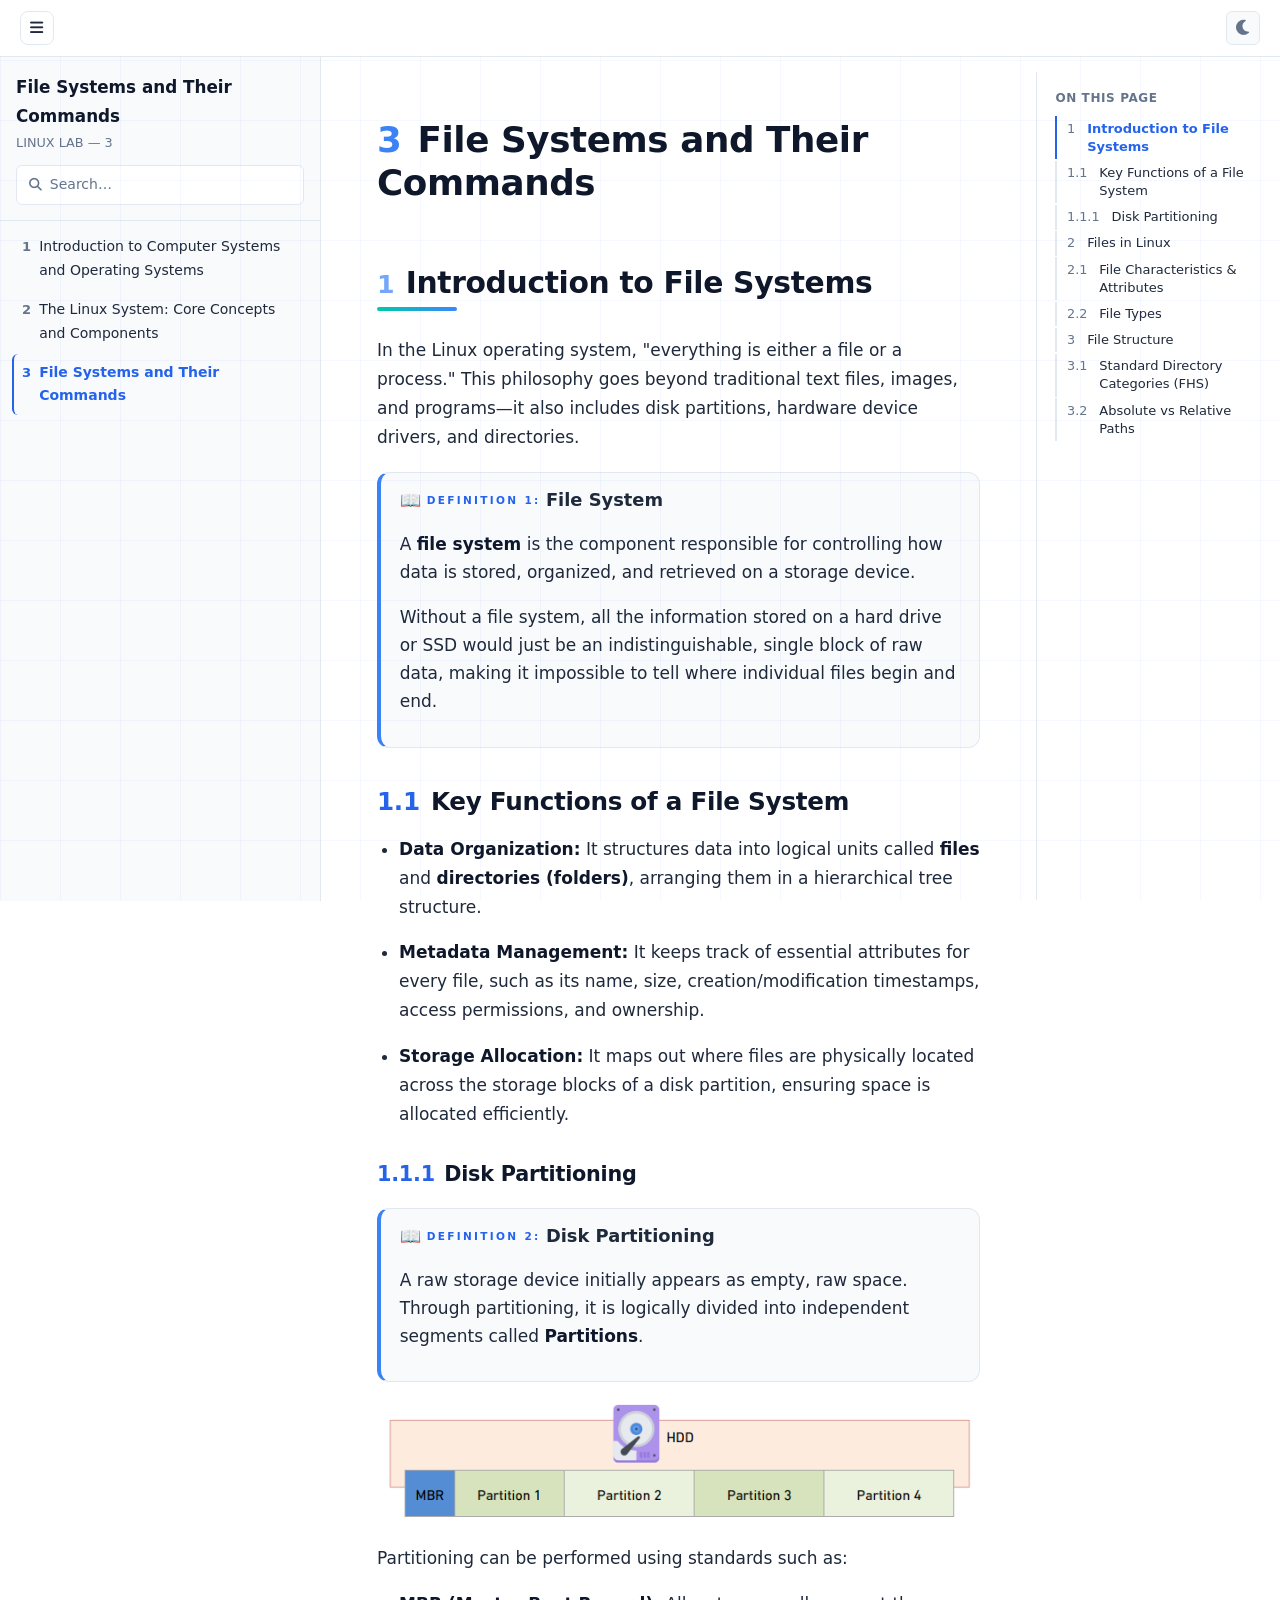
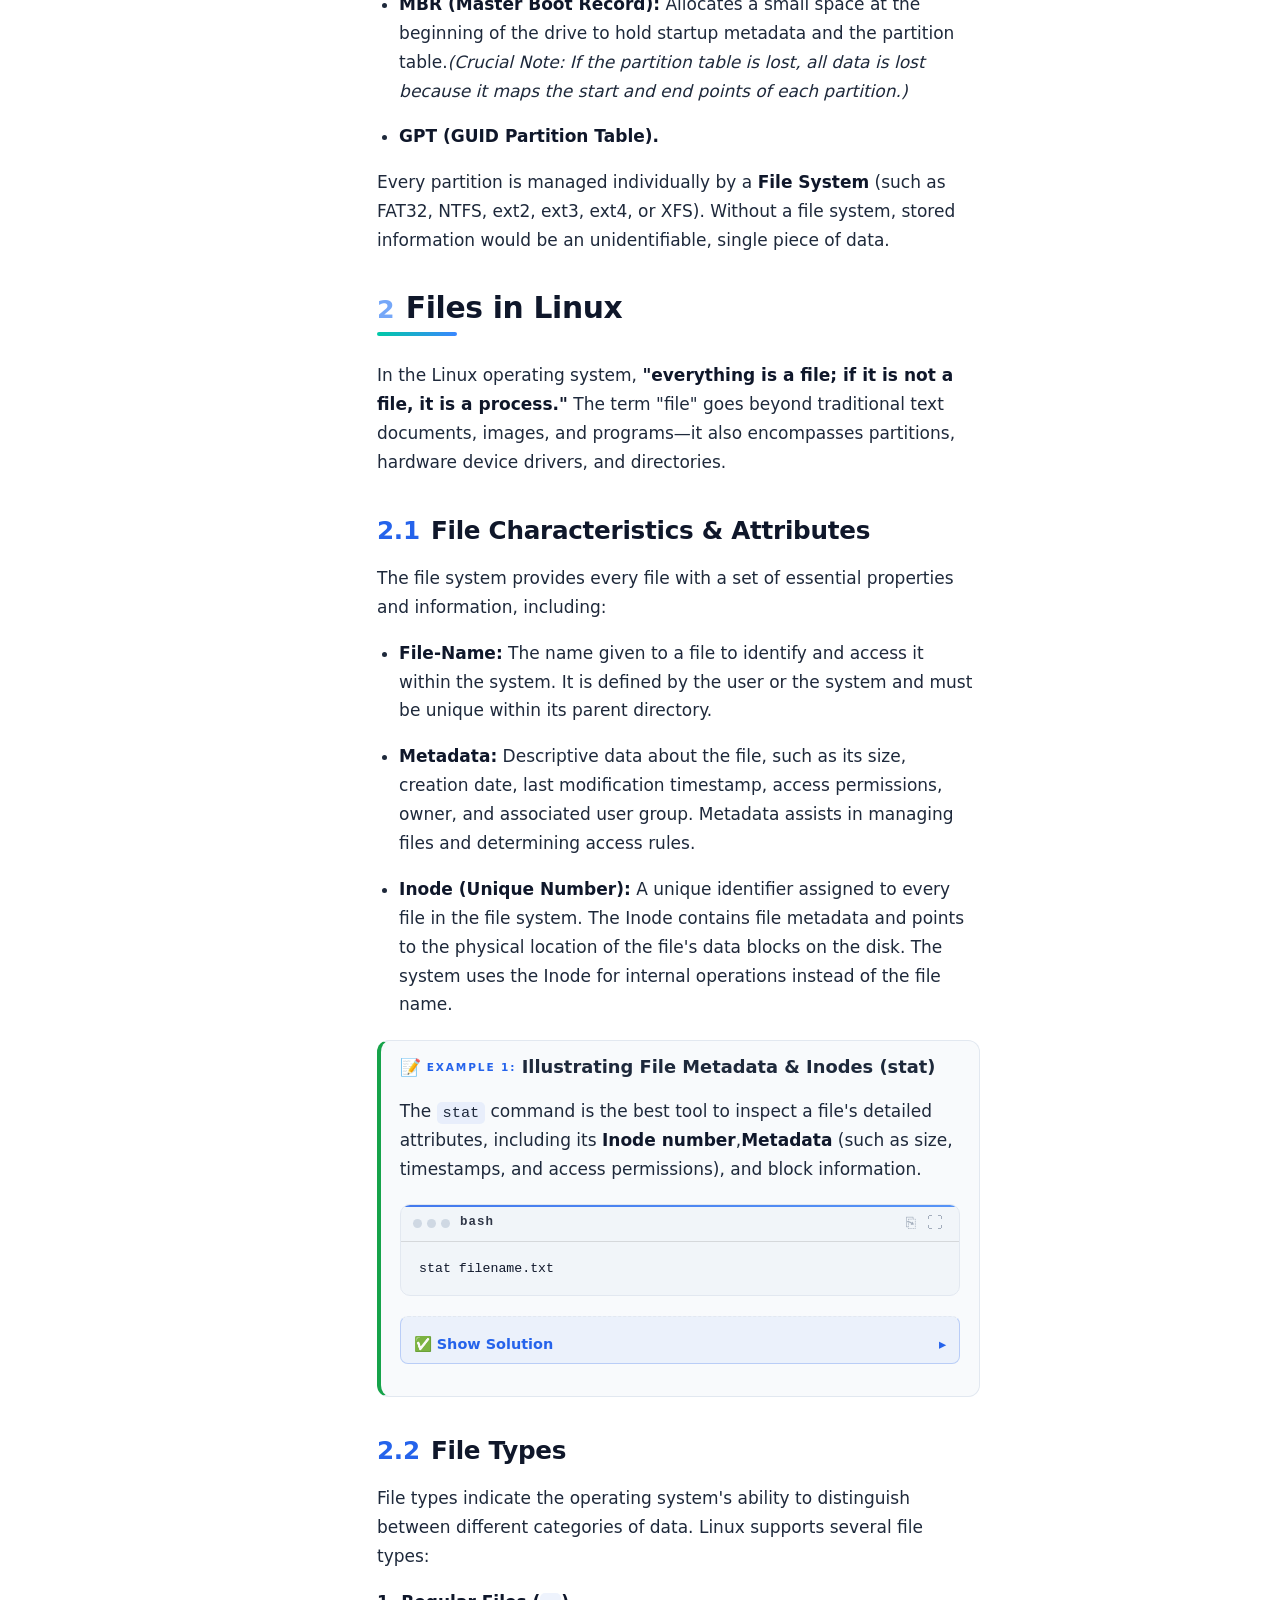
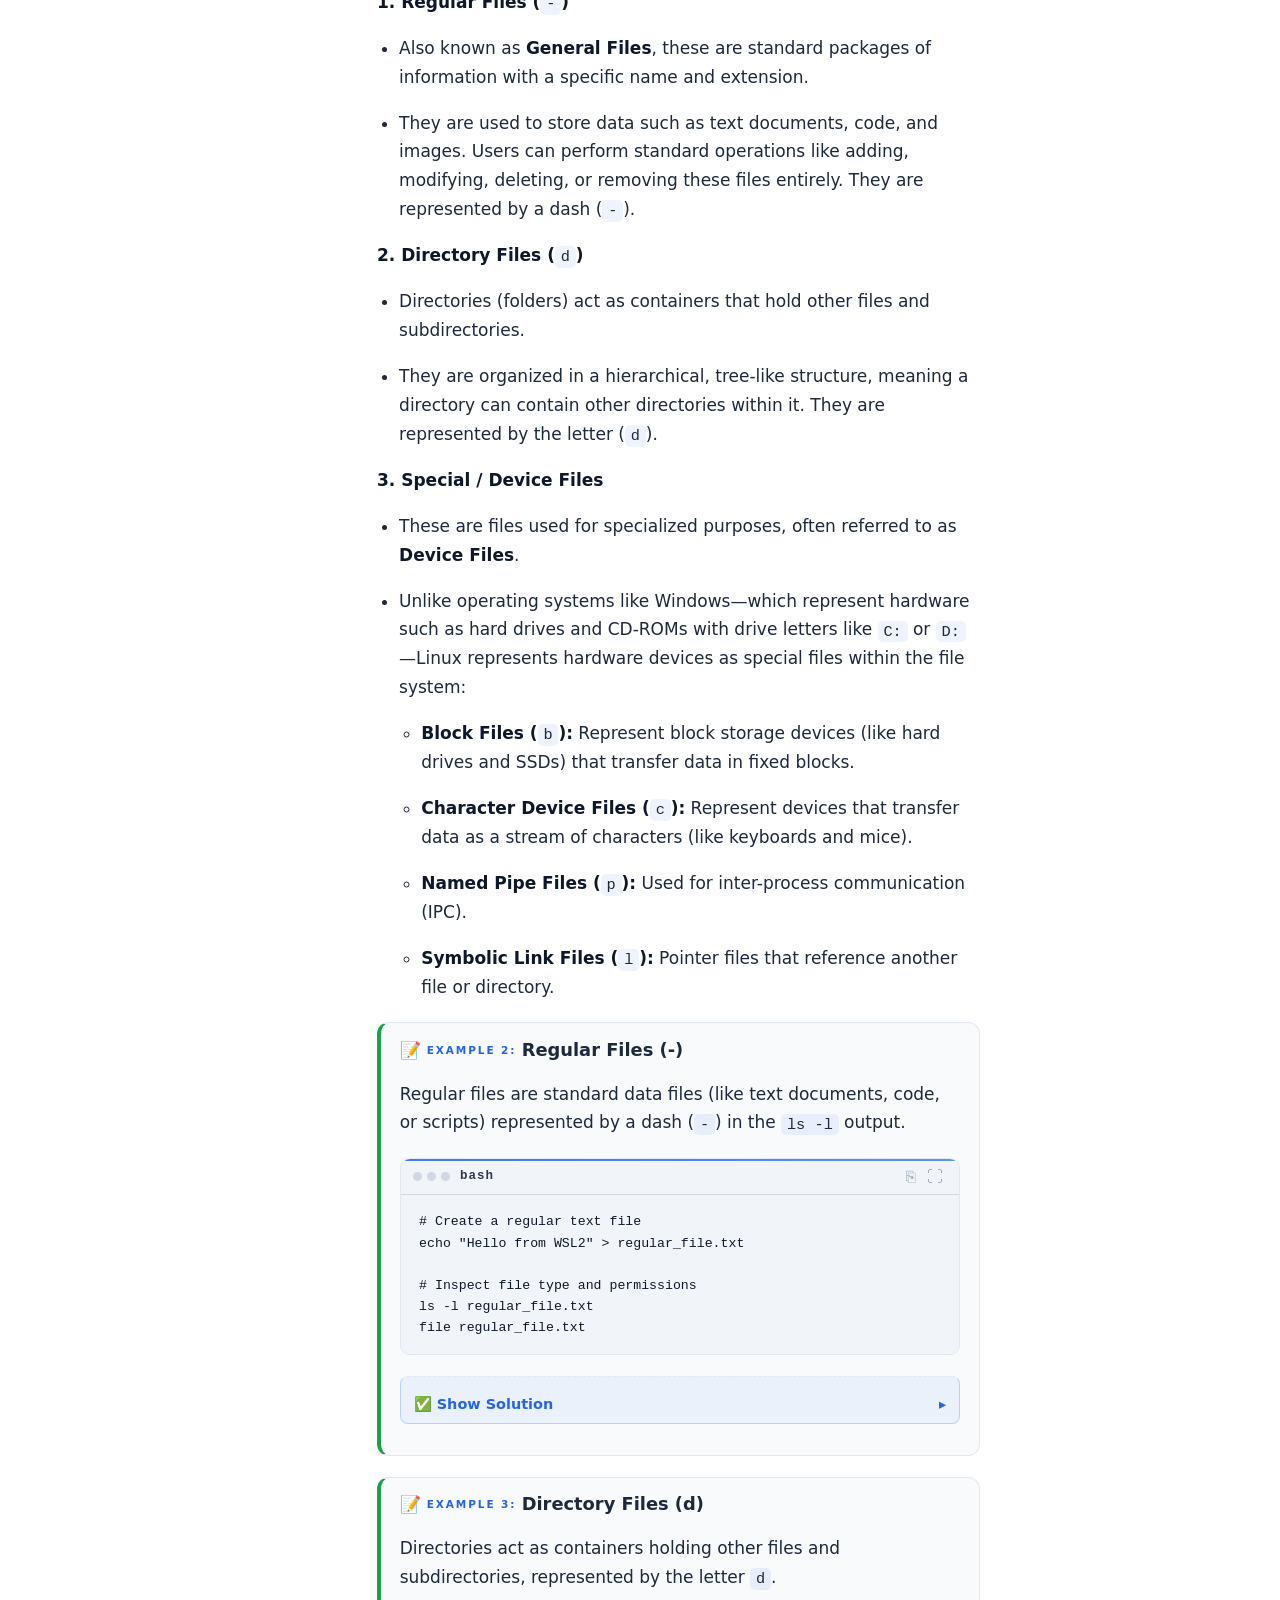
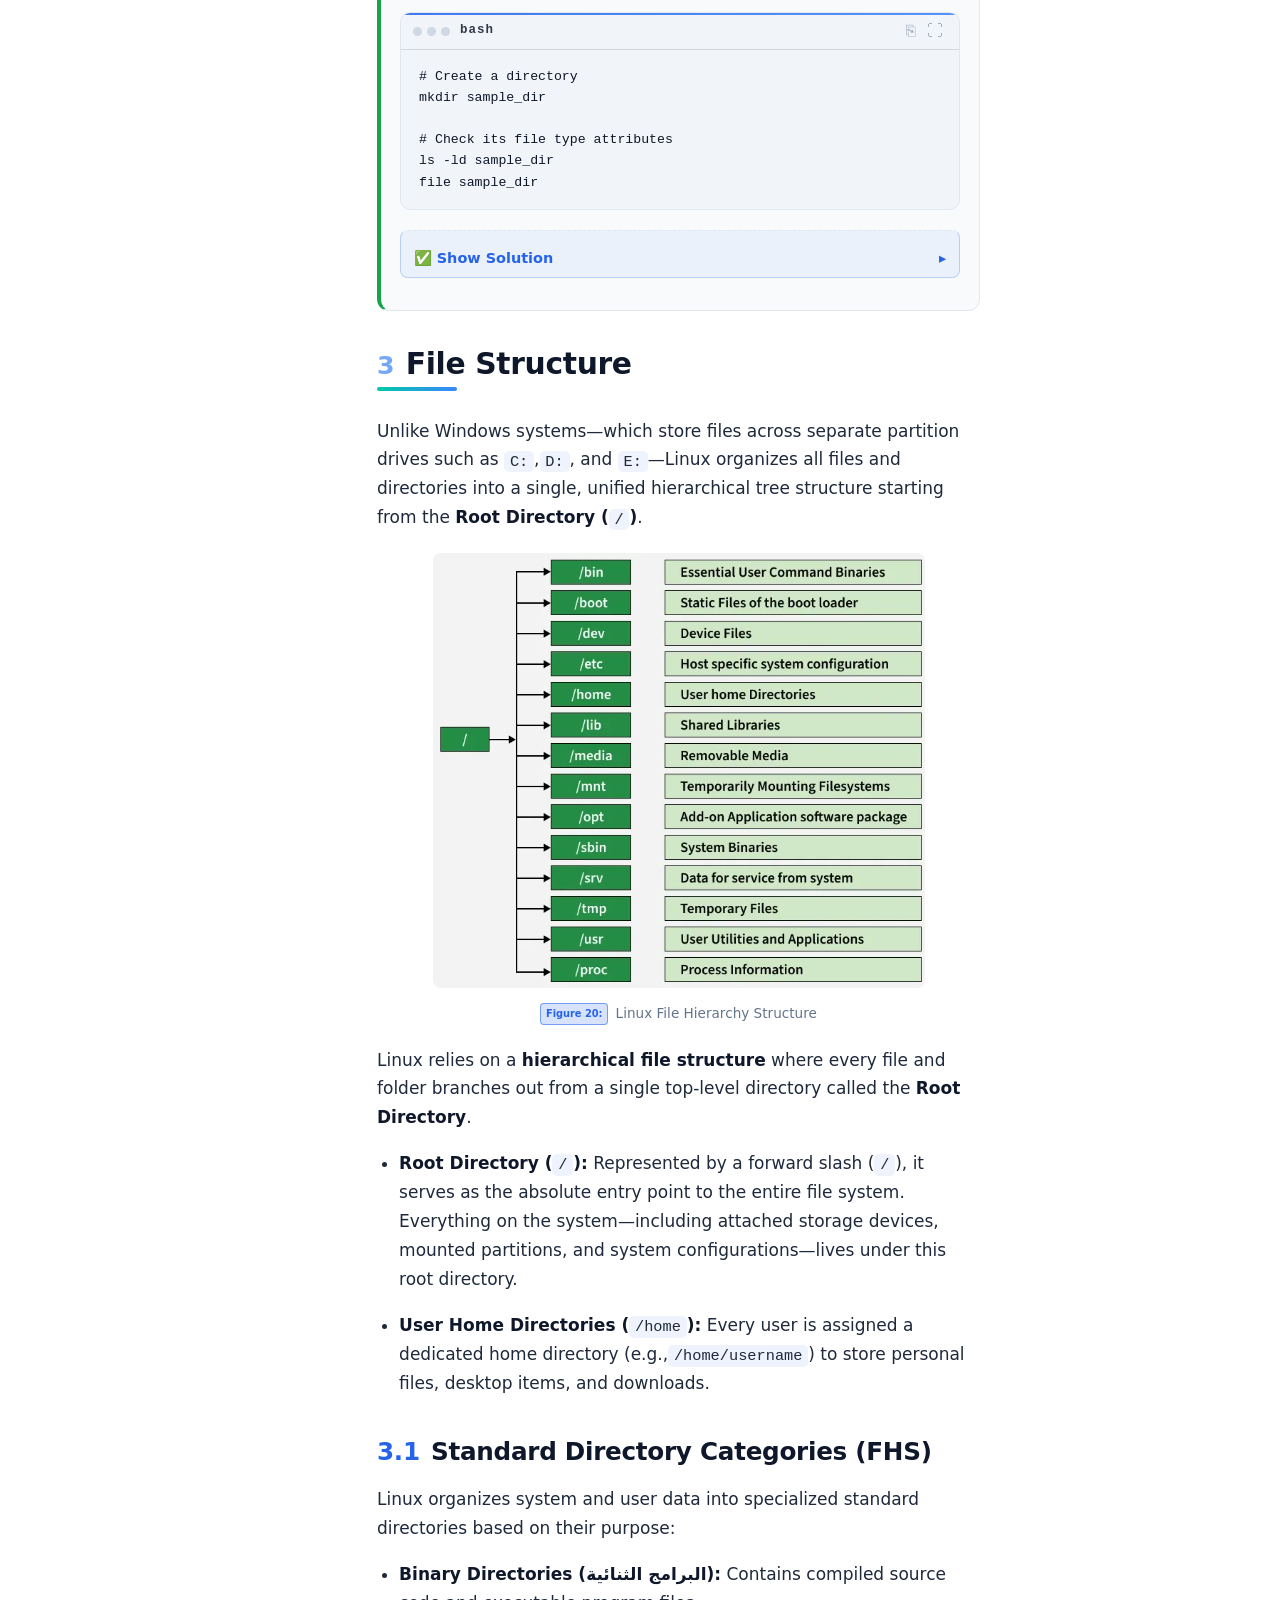
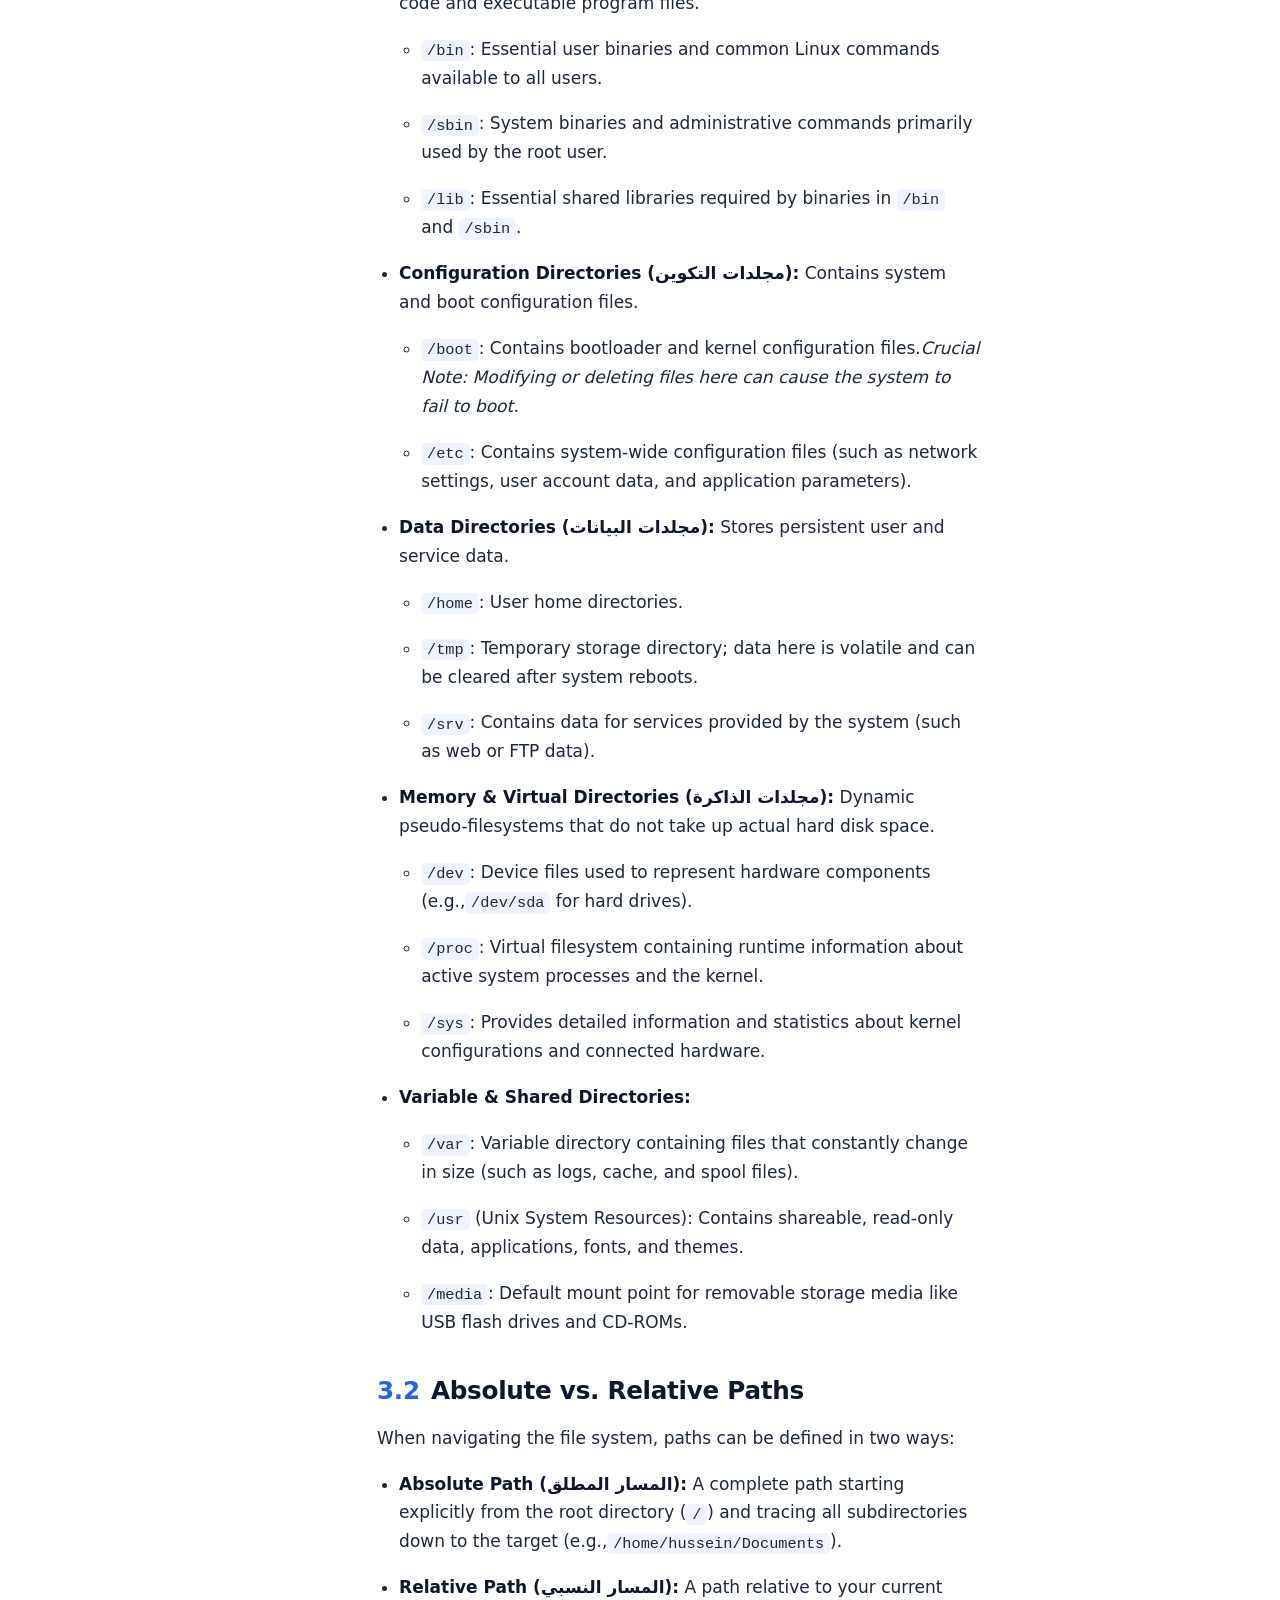
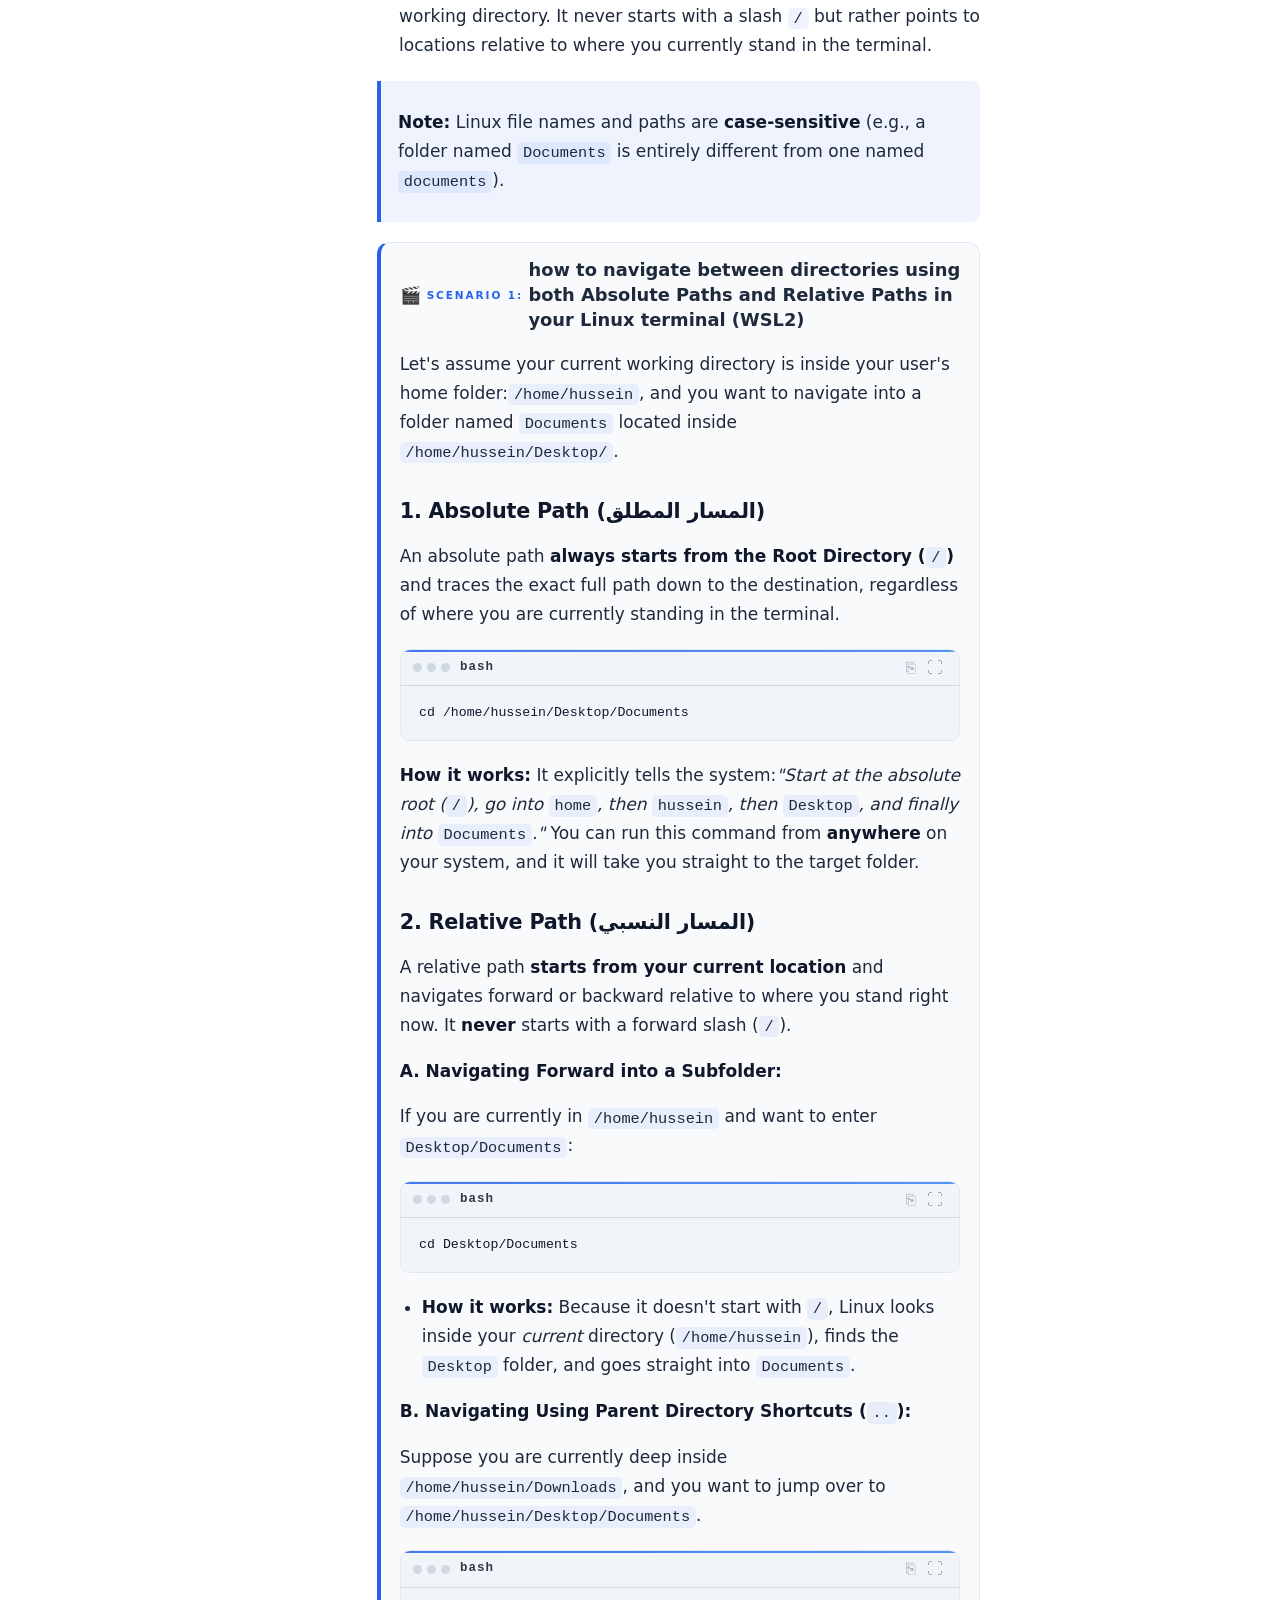
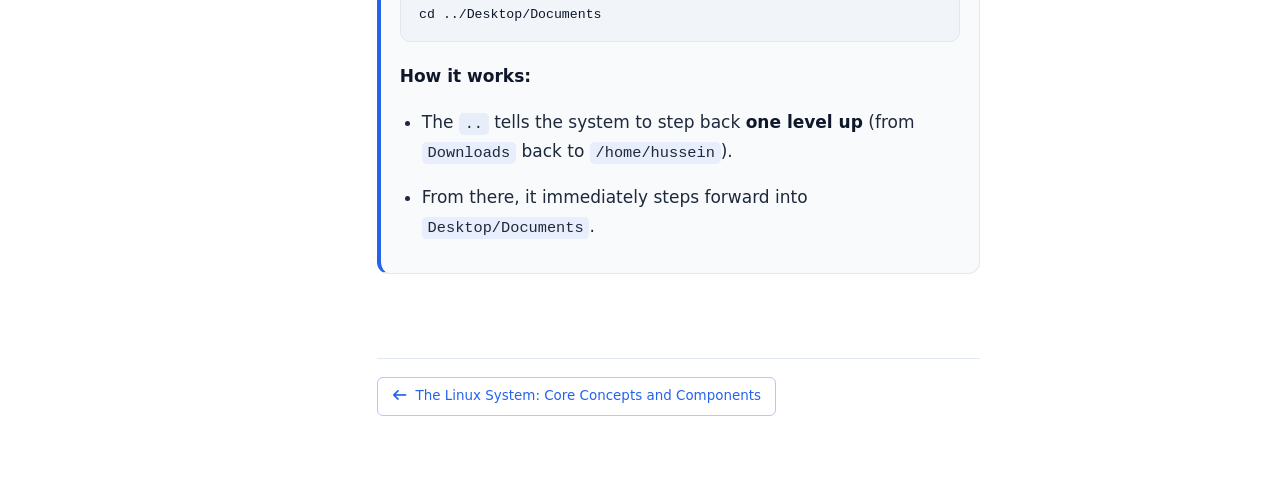
<file: book/chapter-3.html>
<!doctype html>
<html lang="en" data-book-theme="light">
<head>
<meta charset="utf-8">
<meta name="viewport" content="width=device-width, initial-scale=1.0">
<meta name="generator" content="course-authoring-studio">

<title>File Systems and Their Commands — Mr. Hussein Younis</title>
<!-- CSS Stack (in order):
     1. {theme}.css — CSS variables (--r-*) remapped to book palette
     2. master.css — General element styles (.note, .callout, .card, .timeline, etc.)
     3. design-utilities.css — Generated utility classes from design-tokens.json
     4. book.css — Book layout styles (.book-frame, .book-sidebar, .book-content, etc.)
-->
<link rel="stylesheet" href="default.css">
<link rel="stylesheet" href="master.css">
<link rel="stylesheet" href="design-utilities.css">
<link rel="stylesheet" href="book.css">
<link rel="stylesheet" href="glightbox/glightbox.min.css">
<link rel="stylesheet" href="katex.min.css">
<link rel="stylesheet" href="vendor/fontawesome/css/all.min.css">

</head>
<body class="book book-theme-default" data-book>
<div class="book-frame" id="top">

<header class="book-topbar">
  <button type="button" class="book-toggle" id="book-toggle" aria-label="Toggle sidebar">
    <i class="fa-solid fa-bars" aria-hidden="true"></i>
  </button>
  
  <button type="button" class="book-theme-toggle" id="book-theme-toggle" aria-label="Toggle theme" title="Toggle light/dark mode">
  <i class="fa-solid fa-moon book-theme-icon-moon"></i>
  <i class="fa-solid fa-sun book-theme-icon-sun"></i>
</button>
</header>
  <div class="book-body">

<aside class="book-sidebar" id="book-sidebar">
  <div class="book-sidebar-header">
    <a href="./index.html" class="book-brand">
      <span class="book-brand-title">File Systems and Their Commands</span>
      <span class="book-brand-subtitle">LINUX LAB — 3</span>
    </a>
    
    <label class="book-search">
      <span class="book-search-field">
        <i class="fa-solid fa-magnifying-glass book-search-icon" aria-hidden="true"></i>
        <input type="search" id="book-search-input" placeholder="Search…" autocomplete="off">
      </span>
      <span class="book-search-count" id="book-search-count"></span>
    </label>
  </div>
  <nav class="book-nav-container">
    <ul class="book-nav"><li class="book-nav-chapter" data-chapter="1">
      <a class="book-nav-chapter-link" href="./chapter-1.html#ch-ch-muz4yac5-19nf24">
        <span class="book-nav-chapter-num">1</span>
        <span class="book-nav-chapter-name">Introduction to Computer Systems and Operating Systems</span>
      </a>
    </li><li class="book-nav-chapter" data-chapter="2">
      <a class="book-nav-chapter-link" href="./chapter-2.html#ch-ch-muz93tk2-oizpco">
        <span class="book-nav-chapter-num">2</span>
        <span class="book-nav-chapter-name">The Linux System: Core Concepts and Components</span>
      </a>
    </li><li class="book-nav-chapter" data-chapter="3">
      <a class="book-nav-chapter-link" href="#ch-ch-mvi9gi7x-1elk35">
        <span class="book-nav-chapter-num">3</span>
        <span class="book-nav-chapter-name">File Systems and Their Commands</span>
      </a>
    </li></ul>
  </nav>
</aside>
    <div class="book-main">
      <div class="book-layout">
        <main class="book-content">

<article id="ch-ch-mvi9gi7x-1elk35" class="book-page " data-page-type="page">
<section class="book-chapter-intro"><h1 id="ch-ch-mvi9gi7x-1elk35--file-systems-and-their-commands" class="book-chapter-title"><span class="book-heading-number">3</span>File Systems and Their Commands</h1></section>

<section class="section-container "><h1 id="ch-ch-mvi9gi7x-1elk35--introduction-to-file-systems" class="section-title book-heading"><span class="section-number">1</span>Introduction to File Systems</h1></section>

<div class=""><p>In the Linux operating system, "everything is either a file or a process." This philosophy goes beyond traditional text files, images, and programs—it also includes disk partitions, hardware device drivers, and directories.</p></div>

<div class="def-box "><p class="def-title"><span class="def-icon">📖</span><span class="def-label"></span><span class="def-text">File System</span></p><div class="def-content"><p>A <strong>file system</strong>  is the component responsible for controlling how data is stored, organized, and retrieved on a storage device.</p><p>Without a file system, all the information stored on a hard drive or SSD would just be an indistinguishable, single block of raw data, making it impossible to tell where individual files begin and end.</p></div></div>

<h2 id="ch-ch-mvi9gi7x-1elk35--key-functions-of-a-file-system" class="book-heading "><span class="book-heading-number">1.1</span>Key Functions of a File System</h2>

<div class=""><ul><li><p><strong>Data Organization:</strong> It structures data into logical units called <strong>files</strong> and <strong>directories (folders)</strong>, arranging them in a hierarchical tree structure.</p></li><li><p><strong>Metadata Management:</strong> It keeps track of essential attributes for every file, such as its name, size, creation/modification timestamps, access permissions, and ownership.</p></li><li><p><strong>Storage Allocation:</strong> It maps out where files are physically located across the storage blocks of a disk partition, ensuring space is allocated efficiently.</p></li></ul><p></p></div>

<h3 id="ch-ch-mvi9gi7x-1elk35--disk-partitioning" class="book-heading "><span class="book-heading-number">1.1.1</span>Disk Partitioning</h3>

<div class="def-box "><p class="def-title"><span class="def-icon">📖</span><span class="def-label"></span><span class="def-text">Disk Partitioning</span></p><div class="def-content"><p> A raw storage device initially appears as empty, raw space. Through partitioning, it is logically divided into independent segments called <strong>Partitions</strong>.</p></div></div>

<figure class="figure-img fig-center"><img src="images/Screenshot 2026-10-21 183143.png" alt=""></figure>

<div class=""><p> Partitioning can be performed using standards such as:</p><ul><li><p><strong>MBR (Master Boot Record):</strong> Allocates a small space at the beginning of the drive to hold startup metadata and the partition table.<em>(Crucial Note: If the partition table is lost, all data is lost because it maps the start and end points of each partition.)</em></p></li><li><p><strong>GPT (GUID Partition Table).</strong></p></li></ul><p> Every partition is managed individually by a <strong>File System</strong> (such as FAT32, NTFS, ext2, ext3, ext4, or XFS). Without a file system, stored information would be an unidentifiable, single piece of data.</p><p></p></div>

<section class="section-container "><h1 id="ch-ch-mvi9gi7x-1elk35--files-in-linux" class="section-title book-heading"><span class="section-number">2</span>Files in Linux</h1></section>

<div class=""><p>In the Linux operating system, <strong>"everything is a file; if it is not a file, it is a process."</strong> The term "file" goes beyond traditional text documents, images, and programs—it also encompasses partitions, hardware device drivers, and directories.</p></div>

<h2 id="ch-ch-mvi9gi7x-1elk35--file-characteristics-attributes" class="book-heading "><span class="book-heading-number">2.1</span>File Characteristics &amp; Attributes</h2>

<div class=""><p>The file system provides every file with a set of essential properties and information, including:</p><ul><li><p><strong>File-Name:</strong> The name given to a file to identify and access it within the system. It is defined by the user or the system and must be unique within its parent directory.</p></li><li><p><strong>Metadata:</strong> Descriptive data about the file, such as its size, creation date, last modification timestamp, access permissions, owner, and associated user group. Metadata assists in managing files and determining access rules.</p></li><li><p><strong>Inode (Unique Number):</strong> A unique identifier assigned to every file in the file system. The Inode contains file metadata and points to the physical location of the file's data blocks on the disk. The system uses the Inode for internal operations instead of the file name.</p></li></ul><p></p></div>

<div class="example-box "><p class="ex-title"><span class="ex-icon">📝</span><span class="ex-label"></span><span class="ex-text">Illustrating File Metadata & Inodes (stat)</span></p><div class=""><p>The <code>stat</code> command is the best tool to inspect a file's detailed attributes, including its <strong>Inode number</strong>,<strong>Metadata</strong> (such as size, timestamps, and access permissions), and block information.</p></div>
<div class="code-chunk-wrap code-block-dark"><div class="code-chunk-bar"><span class="code-chunk-dots"><i></i><i></i><i></i></span><span class="code-chunk-lang">bash</span><div class="code-chunk-btns"><button class="code-copy-btn" title="Copy" onclick="(function(btn){var pre=btn.closest('.code-chunk-wrap').querySelector('pre');var txt=pre?pre.textContent:'';navigator.clipboard.writeText(txt).then(function(){btn.classList.add('copied');setTimeout(function(){btn.classList.remove('copied')},1500)})})(this)">&#x2398;</button><button class="code-fs-btn" title="Fullscreen" onclick="(function(btn){var wrap=btn.closest('.code-chunk-wrap');if(document.fullscreenElement){document.exitFullscreen()}else{wrap.requestFullscreen()}})(this)">&#x26F6;</button></div></div><pre><code class="language-bash nohljsln" data-trim data-line-numbers>stat filename.txt</code></pre></div><details class="example-solution"><summary>✅ Show Solution</summary><div class="example-solution-body"><figure class="figure-img fig-center"><a href="images/Screenshot 2026-10-21 184120.png" class="glightbox"><img src="images/Screenshot 2026-10-21 184120.png" alt="" data-preview-image="images/Screenshot 2026-10-21 184120.png"></a></figure>
<div class=""><p><strong>Breakdown of the Output:</strong></p><ol><li><p><strong>File Type &amp; Size:</strong> Indicates it is a <code>regular file</code> with a size of <code>445</code> bytes occupying <code>8</code> blocks on the disk.</p></li><li><p><strong>Inode Number (</strong><code>Inode: 1720</code><strong>):</strong> The unique system index number that the Linux kernel uses internally to reference this file instead of its human-readable name.</p></li><li><p><strong>Permissions &amp; Ownership (</strong><code>Access: (0644/...</code><strong>, </strong><code>Uid/Gid</code><strong>):</strong> Shows that the owner <code>hussein</code> (UID 1000) has read/write permissions, while members of the group and others have read-only access.</p></li><li><p><strong>Timestamps:</strong></p><ul><li><p><strong>Access:</strong> The last time the file was read.</p></li><li><p><strong>Modify:</strong> The last time the file's content was altered.</p></li><li><p><strong>Change:</strong> The last time the file's metadata or attributes were modified.</p></li><li><p><strong>Birth:</strong> The exact creation timestamp of the file.</p></li></ul></li></ol><p></p></div></div></details></div>

<h2 id="ch-ch-mvi9gi7x-1elk35--file-types" class="book-heading "><span class="book-heading-number">2.2</span>File Types</h2>

<div class=""><p>File types indicate the operating system's ability to distinguish between different categories of data. Linux supports several file types:</p><p><strong>1. Regular Files (</strong><code>-</code><strong>)</strong></p><ul><li><p>Also known as <strong>General Files</strong>, these are standard packages of information with a specific name and extension.</p></li><li><p>They are used to store data such as text documents, code, and images. Users can perform standard operations like adding, modifying, deleting, or removing these files entirely. They are represented by a dash (<code>-</code>).</p></li></ul><p><strong>2. Directory Files (</strong><code>d</code><strong>)</strong></p><ul><li><p>Directories (folders) act as containers that hold other files and subdirectories.</p></li><li><p>They are organized in a hierarchical, tree-like structure, meaning a directory can contain other directories within it. They are represented by the letter (<code>d</code>).</p></li></ul><p><strong>3. Special / Device Files</strong></p><ul><li><p>These are files used for specialized purposes, often referred to as <strong>Device Files</strong>.</p></li><li><p>Unlike operating systems like Windows—which represent hardware such as hard drives and CD-ROMs with drive letters like <code>C:</code> or <code>D:</code>—Linux represents hardware devices as special files within the file system:</p><ul><li><p><strong>Block Files (</strong><code>b</code><strong>):</strong> Represent block storage devices (like hard drives and SSDs) that transfer data in fixed blocks.</p></li><li><p><strong>Character Device Files (</strong><code>c</code><strong>):</strong> Represent devices that transfer data as a stream of characters (like keyboards and mice).</p></li><li><p><strong>Named Pipe Files (</strong><code>p</code><strong>):</strong> Used for inter-process communication (IPC).</p></li><li><p><strong>Symbolic Link Files (</strong><code>l</code><strong>):</strong> Pointer files that reference another file or directory.</p></li></ul></li></ul><p></p></div>

<div class="example-box "><p class="ex-title"><span class="ex-icon">📝</span><span class="ex-label"></span><span class="ex-text">Regular Files (-)</span></p><div class=""><p>Regular files are standard data files (like text documents, code, or scripts) represented by a dash (<code>-</code>) in the <code>ls -l</code> output.</p></div>
<div class="code-chunk-wrap code-block-dark"><div class="code-chunk-bar"><span class="code-chunk-dots"><i></i><i></i><i></i></span><span class="code-chunk-lang">bash</span><div class="code-chunk-btns"><button class="code-copy-btn" title="Copy" onclick="(function(btn){var pre=btn.closest('.code-chunk-wrap').querySelector('pre');var txt=pre?pre.textContent:'';navigator.clipboard.writeText(txt).then(function(){btn.classList.add('copied');setTimeout(function(){btn.classList.remove('copied')},1500)})})(this)">&#x2398;</button><button class="code-fs-btn" title="Fullscreen" onclick="(function(btn){var wrap=btn.closest('.code-chunk-wrap');if(document.fullscreenElement){document.exitFullscreen()}else{wrap.requestFullscreen()}})(this)">&#x26F6;</button></div></div><pre><code class="language-bash nohljsln" data-trim data-line-numbers># Create a regular text file
echo &quot;Hello from WSL2&quot; &gt; regular_file.txt

# Inspect file type and permissions
ls -l regular_file.txt
file regular_file.txt</code></pre></div><details class="example-solution"><summary>✅ Show Solution</summary><div class="example-solution-body"><figure class="figure-img fig-center"><a href="images/Screenshot 2026-10-21 184739.png" class="glightbox"><img src="images/Screenshot 2026-10-21 184739.png" alt="" data-preview-image="images/Screenshot 2026-10-21 184739.png"></a></figure>
<div class=""><ul><li><p>The leading <code>-</code> in <code>ls -l</code> indicates it is a <strong>regular file</strong>.</p></li><li><p>The <code>file</code> command correctly identifies it as text data.</p></li></ul><p></p></div></div></details></div>

<div class="example-box "><p class="ex-title"><span class="ex-icon">📝</span><span class="ex-label"></span><span class="ex-text">Directory Files (d)</span></p><div class=""><p>Directories act as containers holding other files and subdirectories, represented by the letter <code>d</code>.</p></div>
<div class="code-chunk-wrap code-block-dark"><div class="code-chunk-bar"><span class="code-chunk-dots"><i></i><i></i><i></i></span><span class="code-chunk-lang">bash</span><div class="code-chunk-btns"><button class="code-copy-btn" title="Copy" onclick="(function(btn){var pre=btn.closest('.code-chunk-wrap').querySelector('pre');var txt=pre?pre.textContent:'';navigator.clipboard.writeText(txt).then(function(){btn.classList.add('copied');setTimeout(function(){btn.classList.remove('copied')},1500)})})(this)">&#x2398;</button><button class="code-fs-btn" title="Fullscreen" onclick="(function(btn){var wrap=btn.closest('.code-chunk-wrap');if(document.fullscreenElement){document.exitFullscreen()}else{wrap.requestFullscreen()}})(this)">&#x26F6;</button></div></div><pre><code class="language-bash nohljsln" data-trim data-line-numbers># Create a directory
mkdir sample_dir

# Check its file type attributes
ls -ld sample_dir
file sample_dir</code></pre></div><details class="example-solution"><summary>✅ Show Solution</summary><div class="example-solution-body"><figure class="figure-img fig-center"><a href="images/Screenshot 2026-10-21 185012.png" class="glightbox"><img src="images/Screenshot 2026-10-21 185012.png" alt="" data-preview-image="images/Screenshot 2026-10-21 185012.png"></a></figure>
<div class=""><p>The leading <code>d</code> indicates it is a <strong>directory file</strong>.</p></div></div></details></div>

<section class="section-container "><h1 id="ch-ch-mvi9gi7x-1elk35--file-structure" class="section-title book-heading"><span class="section-number">3</span>File Structure</h1></section>

<div class=""><p>Unlike Windows systems—which store files across separate partition drives such as <code>C:</code>,<code>D:</code>, and <code>E:</code>—Linux organizes all files and directories into a single, unified hierarchical tree structure starting from the <strong>Root Directory (</strong><code>/</code><strong>)</strong>.</p></div>

<figure class="figure-img fig-center"><a href="images/Screenshot 2026-10-21 185533.png" class="glightbox"><img src="images/Screenshot 2026-10-21 185533.png" alt=" Linux File Hierarchy Structure" data-preview-image="images/Screenshot 2026-10-21 185533.png"></a><figcaption class="fig-caption"><span class="fig-num badge badge-teal">Figure 20:</span> Linux File Hierarchy Structure</figcaption></figure>

<div class=""><p>Linux relies on a <strong>hierarchical file structure</strong> where every file and folder branches out from a single top-level directory called the <strong>Root Directory</strong>.</p><ul><li><p><strong>Root Directory (</strong><code>/</code><strong>):</strong> Represented by a forward slash (<code>/</code>), it serves as the absolute entry point to the entire file system. Everything on the system—including attached storage devices, mounted partitions, and system configurations—lives under this root directory.</p></li><li><p><strong>User Home Directories (</strong><code>/home</code><strong>):</strong> Every user is assigned a dedicated home directory (e.g.,<code>/home/username</code>) to store personal files, desktop items, and downloads.</p></li></ul><p></p></div>

<h2 id="ch-ch-mvi9gi7x-1elk35--standard-directory-categories-fhs" class="book-heading "><span class="book-heading-number">3.1</span>Standard Directory Categories (FHS)</h2>

<div class=""><p>Linux organizes system and user data into specialized standard directories based on their purpose:</p><ul><li><p><strong>Binary Directories (البرامج الثنائية):</strong> Contains compiled source code and executable program files.</p><ul><li><p><code>/bin</code>: Essential user binaries and common Linux commands available to all users.</p></li><li><p><code>/sbin</code>: System binaries and administrative commands primarily used by the root user.</p></li><li><p><code>/lib</code>: Essential shared libraries required by binaries in <code>/bin</code> and <code>/sbin</code>.</p></li></ul></li><li><p><strong>Configuration Directories (مجلدات التكوين):</strong> Contains system and boot configuration files.</p><ul><li><p><code>/boot</code>: Contains bootloader and kernel configuration files.<em>Crucial Note: Modifying or deleting files here can cause the system to fail to boot.</em></p></li><li><p><code>/etc</code>: Contains system-wide configuration files (such as network settings, user account data, and application parameters).</p></li></ul></li><li><p><strong>Data Directories (مجلدات البيانات):</strong> Stores persistent user and service data.</p><ul><li><p><code>/home</code>: User home directories.</p></li><li><p><code>/tmp</code>: Temporary storage directory; data here is volatile and can be cleared after system reboots.</p></li><li><p><code>/srv</code>: Contains data for services provided by the system (such as web or FTP data).</p></li></ul></li><li><p><strong>Memory &amp; Virtual Directories (مجلدات الذاكرة):</strong> Dynamic pseudo-filesystems that do not take up actual hard disk space.</p><ul><li><p><code>/dev</code>: Device files used to represent hardware components (e.g.,<code>/dev/sda</code> for hard drives).</p></li><li><p><code>/proc</code>: Virtual filesystem containing runtime information about active system processes and the kernel.</p></li><li><p><code>/sys</code>: Provides detailed information and statistics about kernel configurations and connected hardware.</p></li></ul></li><li><p><strong>Variable &amp; Shared Directories:</strong></p><ul><li><p><code>/var</code>: Variable directory containing files that constantly change in size (such as logs, cache, and spool files).</p></li><li><p><code>/usr</code> (Unix System Resources): Contains shareable, read-only data, applications, fonts, and themes.</p></li><li><p><code>/media</code>: Default mount point for removable storage media like USB flash drives and CD-ROMs.</p></li></ul></li></ul><p></p></div>

<h2 id="ch-ch-mvi9gi7x-1elk35--absolute-vs-relative-paths" class="book-heading "><span class="book-heading-number">3.2</span>Absolute vs. Relative Paths</h2>

<div class=""><p>When navigating the file system, paths can be defined in two ways:</p><ul><li><p><strong>Absolute Path (المسار المطلق):</strong> A complete path starting explicitly from the root directory (<code>/</code>) and tracing all subdirectories down to the target (e.g.,<code>/home/hussein/Documents</code>).</p></li><li><p><strong>Relative Path (المسار النسبي):</strong> A path relative to your current working directory. It never starts with a slash <code>/</code> but rather points to locations relative to where you currently stand in the terminal.</p></li></ul><blockquote><p><strong>Note:</strong> Linux file names and paths are <strong>case-sensitive</strong> (e.g., a folder named <code>Documents</code> is entirely different from one named <code>documents</code>).</p></blockquote><p></p></div>

<div class="example-box book-scenario "><p class="ex-title"><span class="ex-icon">🎬</span><span class="ex-label"></span><span class="ex-text">how to navigate between directories using both Absolute Paths and Relative Paths in your Linux terminal (WSL2)</span></p><div class=""><p>Let's assume your current working directory is inside your user's home folder:<code>/home/hussein</code>, and you want to navigate into a folder named <code>Documents</code> located inside <code>/home/hussein/Desktop/</code>.</p><h3><strong>1. Absolute Path (المسار المطلق)</strong></h3><p>An absolute path <strong>always starts from the Root Directory (</strong><code>/</code><strong>)</strong> and traces the exact full path down to the destination, regardless of where you are currently standing in the terminal.</p></div>
<div class="code-chunk-wrap code-block-dark"><div class="code-chunk-bar"><span class="code-chunk-dots"><i></i><i></i><i></i></span><span class="code-chunk-lang">bash</span><div class="code-chunk-btns"><button class="code-copy-btn" title="Copy" onclick="(function(btn){var pre=btn.closest('.code-chunk-wrap').querySelector('pre');var txt=pre?pre.textContent:'';navigator.clipboard.writeText(txt).then(function(){btn.classList.add('copied');setTimeout(function(){btn.classList.remove('copied')},1500)})})(this)">&#x2398;</button><button class="code-fs-btn" title="Fullscreen" onclick="(function(btn){var wrap=btn.closest('.code-chunk-wrap');if(document.fullscreenElement){document.exitFullscreen()}else{wrap.requestFullscreen()}})(this)">&#x26F6;</button></div></div><pre><code class="language-bash nohljsln" data-trim data-line-numbers>cd /home/hussein/Desktop/Documents</code></pre></div>
<div class=""><p><strong>How it works:</strong> It explicitly tells the system:<em>"Start at the absolute root (</em><code>/</code><em>), go into </em><code>home</code><em>, then </em><code>hussein</code><em>, then </em><code>Desktop</code><em>, and finally into </em><code>Documents</code><em>."</em> You can run this command from <strong>anywhere</strong> on your system, and it will take you straight to the target folder.</p><h3><strong>2. Relative Path (المسار النسبي)</strong></h3><p>A relative path <strong>starts from your current location</strong> and navigates forward or backward relative to where you stand right now. It <strong>never</strong> starts with a forward slash (<code>/</code>).</p><p><strong>A. Navigating Forward into a Subfolder:</strong></p><p>If you are currently in <code>/home/hussein</code> and want to enter <code>Desktop/Documents</code>:</p><div class="code-chunk-wrap code-block-dark"><div class="code-chunk-bar"><span class="code-chunk-dots"><i></i><i></i><i></i></span><span class="code-chunk-lang">bash</span><div class="code-chunk-btns"><button class="code-copy-btn" title="Copy" onclick="(function(btn){var pre=btn.closest('.code-chunk-wrap').querySelector('pre');var txt=pre?pre.textContent:'';navigator.clipboard.writeText(txt).then(function(){btn.classList.add('copied');setTimeout(function(){btn.classList.remove('copied')},1500)})})(this)">&#x2398;</button><button class="code-fs-btn" title="Fullscreen" onclick="(function(btn){var wrap=btn.closest('.code-chunk-wrap');if(document.fullscreenElement){document.exitFullscreen()}else{wrap.requestFullscreen()}})(this)">&#x26F6;</button></div></div><pre><code class="language-bash" data-trim>cd Desktop/Documents</code></pre></div><ul><li><p><strong>How it works:</strong> Because it doesn't start with <code>/</code>, Linux looks inside your <em>current</em> directory (<code>/home/hussein</code>), finds the <code>Desktop</code> folder, and goes straight into <code>Documents</code>.</p></li></ul><p><strong>B. Navigating Using Parent Directory Shortcuts (</strong><code>..</code><strong>):</strong></p><p>Suppose you are currently deep inside <code>/home/hussein/Downloads</code>, and you want to jump over to <code>/home/hussein/Desktop/Documents</code>.</p><div class="code-chunk-wrap code-block-dark"><div class="code-chunk-bar"><span class="code-chunk-dots"><i></i><i></i><i></i></span><span class="code-chunk-lang">bash</span><div class="code-chunk-btns"><button class="code-copy-btn" title="Copy" onclick="(function(btn){var pre=btn.closest('.code-chunk-wrap').querySelector('pre');var txt=pre?pre.textContent:'';navigator.clipboard.writeText(txt).then(function(){btn.classList.add('copied');setTimeout(function(){btn.classList.remove('copied')},1500)})})(this)">&#x2398;</button><button class="code-fs-btn" title="Fullscreen" onclick="(function(btn){var wrap=btn.closest('.code-chunk-wrap');if(document.fullscreenElement){document.exitFullscreen()}else{wrap.requestFullscreen()}})(this)">&#x26F6;</button></div></div><pre><code class="language-bash" data-trim>cd ../Desktop/Documents</code></pre></div><p><strong>How it works:</strong></p><ul><li><p>The <code>..</code> tells the system to step back <strong>one level up</strong> (from <code>Downloads</code> back to <code>/home/hussein</code>).</p></li><li><p>From there, it immediately steps forward into <code>Desktop/Documents</code>.</p></li></ul><p></p></div></div>

</article>
        <nav class="book-site-pager"><a class="book-site-pager-prev" href="./chapter-2.html"><i class="fa-solid fa-arrow-left" aria-hidden="true"></i> The Linux System: Core Concepts and Components</a><span></span></nav>
</main>

<aside class="book-toc-rail" id="book-toc-rail">
  <div class="book-toc-rail-inner">
    <span class="book-toc-rail-label">On this page</span>
    <ul class="book-toc"><li class="book-toc-l1" data-target="ch-ch-mvi9gi7x-1elk35--introduction-to-file-systems">
          <span class="book-toc-num">1</span>
          <a href="#ch-ch-mvi9gi7x-1elk35--introduction-to-file-systems">Introduction to File Systems</a>
        </li>
<li class="book-toc-l2" data-target="ch-ch-mvi9gi7x-1elk35--key-functions-of-a-file-system">
          <span class="book-toc-num">1.1</span>
          <a href="#ch-ch-mvi9gi7x-1elk35--key-functions-of-a-file-system">Key Functions of a File System</a>
        </li>
<li class="book-toc-l3" data-target="ch-ch-mvi9gi7x-1elk35--disk-partitioning">
          <span class="book-toc-num">1.1.1</span>
          <a href="#ch-ch-mvi9gi7x-1elk35--disk-partitioning">Disk Partitioning</a>
        </li>
<li class="book-toc-l1" data-target="ch-ch-mvi9gi7x-1elk35--files-in-linux">
          <span class="book-toc-num">2</span>
          <a href="#ch-ch-mvi9gi7x-1elk35--files-in-linux">Files in Linux</a>
        </li>
<li class="book-toc-l2" data-target="ch-ch-mvi9gi7x-1elk35--file-characteristics-attributes">
          <span class="book-toc-num">2.1</span>
          <a href="#ch-ch-mvi9gi7x-1elk35--file-characteristics-attributes">File Characteristics &amp; Attributes</a>
        </li>
<li class="book-toc-l2" data-target="ch-ch-mvi9gi7x-1elk35--file-types">
          <span class="book-toc-num">2.2</span>
          <a href="#ch-ch-mvi9gi7x-1elk35--file-types">File Types</a>
        </li>
<li class="book-toc-l1" data-target="ch-ch-mvi9gi7x-1elk35--file-structure">
          <span class="book-toc-num">3</span>
          <a href="#ch-ch-mvi9gi7x-1elk35--file-structure">File Structure</a>
        </li>
<li class="book-toc-l2" data-target="ch-ch-mvi9gi7x-1elk35--standard-directory-categories-fhs">
          <span class="book-toc-num">3.1</span>
          <a href="#ch-ch-mvi9gi7x-1elk35--standard-directory-categories-fhs">Standard Directory Categories (FHS)</a>
        </li>
<li class="book-toc-l2" data-target="ch-ch-mvi9gi7x-1elk35--absolute-vs-relative-paths">
          <span class="book-toc-num">3.2</span>
          <a href="#ch-ch-mvi9gi7x-1elk35--absolute-vs-relative-paths">Absolute vs Relative Paths</a>
        </li></ul>
  </div>
</aside>
      </div>
    </div>
  </div>
  <button type="button" class="book-back-to-top" id="book-back-to-top" aria-label="Back to top">
    <i class="fa-solid fa-arrow-up" aria-hidden="true"></i>
  </button>
</div>

<script>
window.BOOK_DATA = {"sidebar":true,"toc":true,"tocDepth":4,"searchEnabled":true,"themeToggle":true,"pageOnly":false,"date":null,"headings":[{"id":"ch-ch-mvi9gi7x-1elk35--introduction-to-file-systems","text":"Introduction to File Systems","pageId":"ch-ch-mvi9gi7x-1elk35","level":1},{"id":"ch-ch-mvi9gi7x-1elk35--key-functions-of-a-file-system","text":"Key Functions of a File System","pageId":"ch-ch-mvi9gi7x-1elk35","level":2},{"id":"ch-ch-mvi9gi7x-1elk35--disk-partitioning","text":"Disk Partitioning","pageId":"ch-ch-mvi9gi7x-1elk35","level":3},{"id":"ch-ch-mvi9gi7x-1elk35--files-in-linux","text":"Files in Linux","pageId":"ch-ch-mvi9gi7x-1elk35","level":1},{"id":"ch-ch-mvi9gi7x-1elk35--file-characteristics-attributes","text":"File Characteristics & Attributes","pageId":"ch-ch-mvi9gi7x-1elk35","level":2},{"id":"ch-ch-mvi9gi7x-1elk35--file-types","text":"File Types","pageId":"ch-ch-mvi9gi7x-1elk35","level":2},{"id":"ch-ch-mvi9gi7x-1elk35--file-structure","text":"File Structure","pageId":"ch-ch-mvi9gi7x-1elk35","level":1},{"id":"ch-ch-mvi9gi7x-1elk35--standard-directory-categories-fhs","text":"Standard Directory Categories (FHS)","pageId":"ch-ch-mvi9gi7x-1elk35","level":2},{"id":"ch-ch-mvi9gi7x-1elk35--absolute-vs-relative-paths","text":"Absolute vs Relative Paths","pageId":"ch-ch-mvi9gi7x-1elk35","level":2}],"pages":[{"id":"ch-ch-mvi9gi7x-1elk35","title":"File Systems and Their Commands","section":null,"subsection":null,"chapterLabel":"3"}],"searchIndex":[{"pageId":"ch-ch-mvi9gi7x-1elk35","title":"File Systems and Their Commands","text":"3 File Systems and Their Commands 1 Introduction to File Systems In the Linux operating system, \"everything is either a file or a process.\" This philosophy goes beyond traditional text files, images, and programs—it also includes disk partitions, hardware device drivers, and directories. 📖 File System A file system is the component responsible for controlling how data is stored, organized, and retrieved on a storage device. Without a file system, all the information stored on a hard drive or SSD would just be an indistinguishable, single block of raw data, making it impossible to tell where individual files begin and end. 1.1 Key Functions of a File System Data Organization: It structures data into logical units called files and directories (folders) , arranging them in a hierarchical tree structure. Metadata Management: It keeps track of essential attributes for every file, such as its name, size, creation/modification timestamps, access permissions, and ownership. Storage Allocation: It maps out where files are physically located across the storage blocks of a disk partition, ensuring space is allocated efficiently. 1.1.1 Disk Partitioning 📖 Disk Partitioning A raw storage device initially appears as empty, raw space. Through partitioning, it is logically divided into independent segments called Partitions . Partitioning can be performed using standards such as: MBR (Master Boot Record): Allocates a small space at the beginning of the drive to hold startup metadata and the partition table. (Crucial Note: If the partition table is lost, all data is lost because it maps the start and end points of each partition.) GPT (GUID Partition Table). Every partition is managed individually by a File System (such as FAT32, NTFS, ext2, ext3, ext4, or XFS). Without a file system, stored information would be an unidentifiable, single piece of data. 2 Files in Linux In the Linux operating system, \"everything is a file; if it is not a file, it is a process.\" The term \"file\" goes beyond traditional text documents, images, and programs—it also encompasses partitions, hardware device drivers, and directories. 2.1 File Characteristics & Attributes The file system provides every file with a set of essential properties and information, including: File-Name: The name given to a file to identify and access it within the system. It is defined by the user or the system and must be unique within its parent directory. Metadata: Descriptive data about the file, such as its size, creation date, last modification timestamp, access permissions, owner, and associated user group. Metadata assists in managing files and determining access rules. Inode (Unique Number): A unique identifier assigned to every file in the file system. The Inode contains file metadata and points to the physical location of the file's data blocks on the disk. The system uses the Inode for internal operations instead of the file name. 📝 Illustrating File Metadata & Inodes (stat) The stat command is the best tool to inspect a file's detailed attributes, including its Inode number , Metadata (such as size, timestamps, and access permissions), and block information. bash &#x2398; &#x26F6; stat filename.txt ✅ Show Solution Breakdown of the Output: File Type & Size: Indicates it is a regular file with a size of 445 bytes occupying 8 blocks on the disk. Inode Number ( Inode: 1720 ): The unique system index number that the Linux kernel uses internally to reference this file instead of its human-readable name. Permissions & Ownership ( Access: (0644/... , Uid/Gid ): Shows that the owner hussein (UID 1000) has read/write permissions, while members of the group and others have read-only access. Timestamps: Access: The last time the file was read. Modify: The last time the file's content was altered. Change: The last time the file's metadata or attributes were modified. Birth: The exact creation timestamp of the file. 2.2 File Types File types indicate the operating system's ability to distinguish between different categories of data. Linux supports several file types: 1. Regular Files ( - ) Also known as General Files , these are standard packages of information with a specific name and extension. They are used to store data such as text documents, code, and images. Users can perform standard operations like adding, modifying, deleting, or removing these files entirely. They are represented by a dash ( - ). 2. Directory Files ( d ) Directories (folders) act as containers that hold other files and subdirectories. They are organized in a hierarchical, tree-like structure, meaning a directory can contain other directories within it. They are represented by the letter ( d ). 3. Special / Device Files These are files used for specialized purposes, often referred to as Device Files . Unlike operating systems like Windows—which represent hardware such as hard drives and CD-ROMs with drive letters like C: or D: —Linux represents hardware devices as special files within the file system: Block Files ( b ): Represent block storage devices (like hard drives and SSDs) that transfer data in fixed blocks. Character Device Files ( c ): Represent devices that transfer data as a stream of characters (like keyboards and mice). Named Pipe Files ( p ): Used for inter-process communication (IPC). Symbolic Link Files ( l ): Pointer files that reference another file or directory. 📝 Regular Files (-) Regular files are standard data files (like text documents, code, or scripts) represented by a dash ( - ) in the ls -l output. bash &#x2398; &#x26F6; # Create a regular text file echo \"Hello from WSL2\" > regular_file.txt # Inspect file type and permissions ls -l regular_file.txt file regular_file.txt ✅ Show Solution The leading - in ls -l indicates it is a regular file . The file command correctly identifies it as text data. 📝 Directory Files (d) Directories act as containers holding other files and subdirectories, represented by the letter d . bash &#x2398; &#x26F6; # Create a directory mkdir sample_dir # Check its file type attributes ls -ld sample_dir file sample_dir ✅ Show Solution The leading d indicates it is a directory file . 3 File Structure Unlike Windows systems—which store files across separate partition drives such as C: , D: , and E: —Linux organizes all files and directories into a single, unified hierarchical tree structure starting from the Root Directory ( / ) . Figure 20: Linux File Hierarchy Structure Linux relies on a hierarchical file structure where every file and folder branches out from a single top-level directory called the Root Directory . Root Directory ( / ): Represented by a forward slash ( / ), it serves as the absolute entry point to the entire file system. Everything on the system—including attached storage devices, mounted partitions, and system configurations—lives under this root directory. User Home Directories ( /home ): Every user is assigned a dedicated home directory (e.g., /home/username ) to store personal files, desktop items, and downloads. 3.1 Standard Directory Categories (FHS) Linux organizes system and user data into specialized standard directories based on their purpose: Binary Directories (البرامج الثنائية): Contains compiled source code and executable program files. /bin : Essential user binaries and common Linux commands available to all users. /sbin : System binaries and administrative commands primarily used by the root user. /lib : Essential shared libraries required by binaries in /bin and /sbin . Configuration Directories (مجلدات التكوين): Contains system and boot configuration files. /boot : Contains bootloader and kernel configuration files. Crucial Note: Modifying or deleting files here can cause the system to fail to boot. /etc : Contains system-wide configuration files (such as network settings, user account data, and application parameters). Data Directories (مجلدات البيانات): Stores persistent user and service data. /home : User home directories. /tmp : Temporary storage directory; data here is volatile and can be cleared after system reboots. /srv : Contains data for services provided by the system (such as web or FTP data). Memory & Virtual Directories (مجلدات الذاكرة): Dynamic pseudo-filesystems that do not take up actual hard disk space. /dev : Device files used to represent hardware components (e.g., /dev/sda for hard drives). /proc : Virtual filesystem containing runtime information about active system processes and the kernel. /sys : Provides detailed information and statistics about kernel configurations and connected hardware. Variable & Shared Directories: /var : Variable directory containing files that constantly change in size (such as logs, cache, and spool files). /usr (Unix System Resources): Contains shareable, read-only data, applications, fonts, and themes. /media : Default mount point for removable storage media like USB flash drives and CD-ROMs. 3.2 Absolute vs. Relative Paths When navigating the file system, paths can be defined in two ways: Absolute Path (المسار المطلق): A complete path starting explicitly from the root directory ( / ) and tracing all subdirectories down to the target (e.g., /home/hussein/Documents ). Relative Path (المسار النسبي): A path relative to your current working directory. It never starts with a slash / but rather points to locations relative to where you currently stand in the terminal. Note: Linux file names and paths are case-sensitive (e.g., a folder named Documents is entirely different from one named documents ). 🎬 how to navigate between directories using both Absolute Paths and Relative Paths in your Linux terminal (WSL2) Let's assume your current working directory is inside your user's home folder: /home/hussein , and you want to navigate into a folder named Documents located inside /home/hussein/Desktop/ . 1. Absolute Path (المسار المطلق) An absolute path always starts from the Root Directory ( / ) and traces the exact full path down to the destination, regardless of where you are currently standing in the terminal. bash &#x2398; &#x26F6; cd /home/hussein/Desktop/Documents How it works: It explicitly tells the system: \"Start at the absolute root ( / ), go into home , then hussein , then Desktop , and finally into Documents .\" You can run this command from anywhere on your system, and it will take you straight to the target folder. 2. Relative Path (المسار النسبي) A relative path starts from your current location and navigates forward or backward relative to where you stand right now. It never starts with a forward slash ( / ). A. Navigating Forward into a Subfolder: If you are currently in /home/hussein and want to enter Desktop/Documents : How it works: Because it doesn't start with / , Linux looks inside your current directory ( /home/hussein ), finds the Desktop folder, and goes straight into Documents . B. Navigating Using Parent Directory Shortcuts ( .. ): Suppose you are currently deep inside /home/hussein/Downloads , and you want to jump over to /home/hussein/Desktop/Documents . How it works: The .. tells the system to step back one level up (from Downloads back to /home/hussein ). From there, it immediately steps forward into Desktop/Documents ."}]};
</script>
<script src="glightbox/glightbox.min.js"></script>
<script src="book.js"></script>


</body>
</html>
</file>
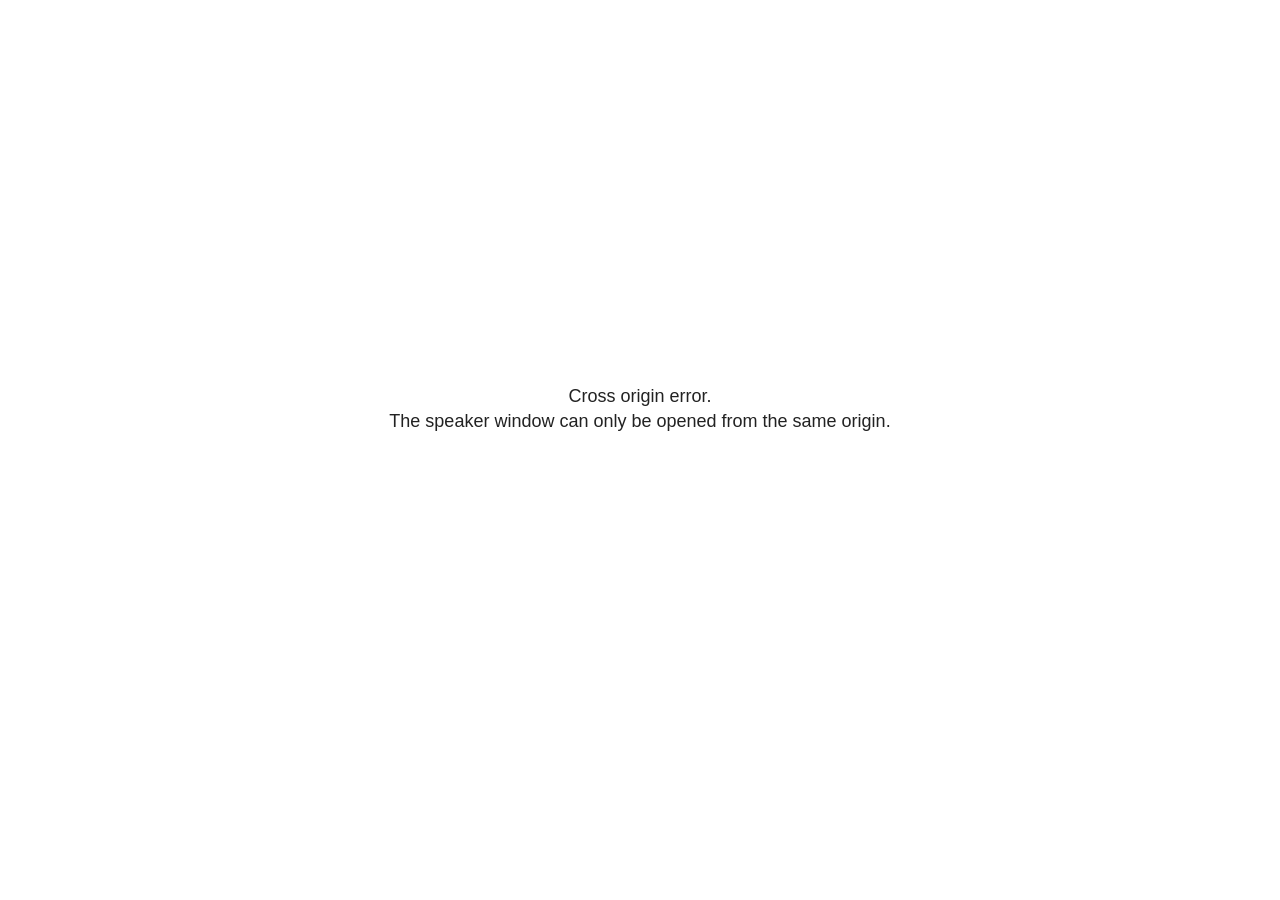
<file: book/revealjs/plugin/notes/speaker-view.html>
<!--
	NOTE: You need to build the notes plugin after making changes to this file.
-->
<html lang="en">
	<head>
		<meta charset="utf-8">

		<title>reveal.js - Speaker View</title>

		<style>
			body {
				font-family: Helvetica;
				font-size: 18px;
			}

			#current-slide,
			#upcoming-slide,
			#speaker-controls {
				padding: 6px;
				box-sizing: border-box;
				-moz-box-sizing: border-box;
			}

			#current-slide iframe,
			#upcoming-slide iframe {
				width: 100%;
				height: 100%;
				border: 1px solid #ddd;
			}

			#current-slide .label,
			#upcoming-slide .label {
				position: absolute;
				top: 10px;
				left: 10px;
				z-index: 2;
			}

			#connection-status {
				position: absolute;
				top: 0;
				left: 0;
				width: 100%;
				height: 100%;
				z-index: 20;
				padding: 30% 20% 20% 20%;
				font-size: 18px;
				color: #222;
				background: #fff;
				text-align: center;
				box-sizing: border-box;
				line-height: 1.4;
			}

			.overlay-element {
				height: 34px;
				line-height: 34px;
				padding: 0 10px;
				text-shadow: none;
				background: rgba( 220, 220, 220, 0.8 );
				color: #222;
				font-size: 14px;
			}

			.overlay-element.interactive:hover {
				background: rgba( 220, 220, 220, 1 );
			}

			#current-slide {
				position: absolute;
				width: 60%;
				height: 100%;
				top: 0;
				left: 0;
				padding-right: 0;
			}

			#upcoming-slide {
				position: absolute;
				width: 40%;
				height: 40%;
				right: 0;
				top: 0;
			}

			/* Speaker controls */
			#speaker-controls {
				position: absolute;
				top: 40%;
				right: 0;
				width: 40%;
				height: 60%;
				overflow: auto;
				font-size: 18px;
			}

				.speaker-controls-time.hidden,
				.speaker-controls-notes.hidden {
					display: none;
				}

				.speaker-controls-time .label,
				.speaker-controls-pace .label,
				.speaker-controls-notes .label {
					text-transform: uppercase;
					font-weight: normal;
					font-size: 0.66em;
					color: #666;
					margin: 0;
				}

				.speaker-controls-time, .speaker-controls-pace {
					border-bottom: 1px solid rgba( 200, 200, 200, 0.5 );
					margin-bottom: 10px;
					padding: 10px 16px;
					padding-bottom: 20px;
					cursor: pointer;
				}

				.speaker-controls-time .reset-button {
					opacity: 0;
					float: right;
					color: #666;
					text-decoration: none;
				}
				.speaker-controls-time:hover .reset-button {
					opacity: 1;
				}

				.speaker-controls-time .timer,
				.speaker-controls-time .clock {
					width: 50%;
				}

				.speaker-controls-time .timer,
				.speaker-controls-time .clock,
				.speaker-controls-time .pacing .hours-value,
				.speaker-controls-time .pacing .minutes-value,
				.speaker-controls-time .pacing .seconds-value {
					font-size: 1.9em;
				}

				.speaker-controls-time .timer {
					float: left;
				}

				.speaker-controls-time .clock {
					float: right;
					text-align: right;
				}

				.speaker-controls-time span.mute {
					opacity: 0.3;
				}

				.speaker-controls-time .pacing-title {
					margin-top: 5px;
				}

				.speaker-controls-time .pacing.ahead {
					color: blue;
				}

				.speaker-controls-time .pacing.on-track {
					color: green;
				}

				.speaker-controls-time .pacing.behind {
					color: red;
				}

				.speaker-controls-notes {
					padding: 10px 16px;
				}

				.speaker-controls-notes .value {
					margin-top: 5px;
					line-height: 1.4;
					font-size: 1.2em;
				}

			/* Layout selector */
			#speaker-layout {
				position: absolute;
				top: 10px;
				right: 10px;
				color: #222;
				z-index: 10;
			}
				#speaker-layout select {
					position: absolute;
					width: 100%;
					height: 100%;
					top: 0;
					left: 0;
					border: 0;
					box-shadow: 0;
					cursor: pointer;
					opacity: 0;

					font-size: 1em;
					background-color: transparent;

					-moz-appearance: none;
					-webkit-appearance: none;
					-webkit-tap-highlight-color: rgba(0, 0, 0, 0);
				}

				#speaker-layout select:focus {
					outline: none;
					box-shadow: none;
				}

			.clear {
				clear: both;
			}

			/* Speaker layout: Wide */
			body[data-speaker-layout="wide"] #current-slide,
			body[data-speaker-layout="wide"] #upcoming-slide {
				width: 50%;
				height: 45%;
				padding: 6px;
			}

			body[data-speaker-layout="wide"] #current-slide {
				top: 0;
				left: 0;
			}

			body[data-speaker-layout="wide"] #upcoming-slide {
				top: 0;
				left: 50%;
			}

			body[data-speaker-layout="wide"] #speaker-controls {
				top: 45%;
				left: 0;
				width: 100%;
				height: 50%;
				font-size: 1.25em;
			}

			/* Speaker layout: Tall */
			body[data-speaker-layout="tall"] #current-slide,
			body[data-speaker-layout="tall"] #upcoming-slide {
				width: 45%;
				height: 50%;
				padding: 6px;
			}

			body[data-speaker-layout="tall"] #current-slide {
				top: 0;
				left: 0;
			}

			body[data-speaker-layout="tall"] #upcoming-slide {
				top: 50%;
				left: 0;
			}

			body[data-speaker-layout="tall"] #speaker-controls {
				padding-top: 40px;
				top: 0;
				left: 45%;
				width: 55%;
				height: 100%;
				font-size: 1.25em;
			}

			/* Speaker layout: Notes only */
			body[data-speaker-layout="notes-only"] #current-slide,
			body[data-speaker-layout="notes-only"] #upcoming-slide {
				display: none;
			}

			body[data-speaker-layout="notes-only"] #speaker-controls {
				padding-top: 40px;
				top: 0;
				left: 0;
				width: 100%;
				height: 100%;
				font-size: 1.25em;
			}

			@media screen and (max-width: 1080px) {
				body[data-speaker-layout="default"] #speaker-controls {
					font-size: 16px;
				}
			}

			@media screen and (max-width: 900px) {
				body[data-speaker-layout="default"] #speaker-controls {
					font-size: 14px;
				}
			}

			@media screen and (max-width: 800px) {
				body[data-speaker-layout="default"] #speaker-controls {
					font-size: 12px;
				}
			}

		</style>
	</head>

	<body>

		<div id="connection-status">Loading speaker view...</div>

		<div id="current-slide"></div>
		<div id="upcoming-slide"><span class="overlay-element label">Upcoming</span></div>
		<div id="speaker-controls">
			<div class="speaker-controls-time">
				<h4 class="label">Time <span class="reset-button">Click to Reset</span></h4>
				<div class="clock">
					<span class="clock-value">0:00 AM</span>
				</div>
				<div class="timer">
					<span class="hours-value">00</span><span class="minutes-value">:00</span><span class="seconds-value">:00</span>
				</div>
				<div class="clear"></div>

				<h4 class="label pacing-title" style="display: none">Pacing – Time to finish current slide</h4>
				<div class="pacing" style="display: none">
					<span class="hours-value">00</span><span class="minutes-value">:00</span><span class="seconds-value">:00</span>
				</div>
			</div>

			<div class="speaker-controls-notes hidden">
				<h4 class="label">Notes</h4>
				<div class="value"></div>
			</div>
		</div>
		<div id="speaker-layout" class="overlay-element interactive">
			<span class="speaker-layout-label"></span>
			<select class="speaker-layout-dropdown"></select>
		</div>

		<script>

			(function() {

				var notes,
					notesValue,
					currentState,
					currentSlide,
					upcomingSlide,
					layoutLabel,
					layoutDropdown,
					pendingCalls = {},
					lastRevealApiCallId = 0,
					connected = false

				var connectionStatus = document.querySelector( '#connection-status' );

				var SPEAKER_LAYOUTS = {
					'default': 'Default',
					'wide': 'Wide',
					'tall': 'Tall',
					'notes-only': 'Notes only'
				};

				setupLayout();

				let openerOrigin;

				try {
					openerOrigin = window.opener.location.origin;
				}
				catch ( error ) { console.warn( error ) }

				// In order to prevent XSS, the speaker view will only run if its
				// opener has the same origin as itself
				if( window.location.origin !== openerOrigin ) {
					connectionStatus.innerHTML = 'Cross origin error.<br>The speaker window can only be opened from the same origin.';
					return;
				}

				var connectionTimeout = setTimeout( function() {
					connectionStatus.innerHTML = 'Error connecting to main window.<br>Please try closing and reopening the speaker view.';
				}, 5000 );

				window.addEventListener( 'message', function( event ) {

					// Validate the origin of all messages to avoid parsing messages
					// that aren't meant for us. Ignore when running off file:// so
					// that the speaker view continues to work without a web server.
					if( window.location.origin !== event.origin && window.location.origin !== 'file://' ) {
						return
					}

					clearTimeout( connectionTimeout );
					connectionStatus.style.display = 'none';

					var data = JSON.parse( event.data );

					// The overview mode is only useful to the reveal.js instance
					// where navigation occurs so we don't sync it
					if( data.state ) delete data.state.overview;

					// Messages sent by the notes plugin inside of the main window
					if( data && data.namespace === 'reveal-notes' ) {
						if( data.type === 'connect' ) {
							handleConnectMessage( data );
						}
						else if( data.type === 'state' ) {
							handleStateMessage( data );
						}
						else if( data.type === 'return' ) {
							pendingCalls[data.callId](data.result);
							delete pendingCalls[data.callId];
						}
					}
					// Messages sent by the reveal.js inside of the current slide preview
					else if( data && data.namespace === 'reveal' ) {
						const supportedEvents = [
							'slidechanged',
							'fragmentshown',
							'fragmenthidden',
							'paused',
							'resumed',
							'previewiframe',
							'previewimage',
							'previewvideo',
							'closeoverlay'
						];

						if( /ready/.test( data.eventName ) ) {
							// Send a message back to notify that the handshake is complete
							window.opener.postMessage( JSON.stringify({ namespace: 'reveal-notes', type: 'connected'} ), '*' );
						}
						else if( supportedEvents.includes( data.eventName ) && currentState !== JSON.stringify( data.state ) ) {
							dispatchStateToMainWindow( data.state );
						}
					}

				} );

				/**
				 * Updates the presentation in the main window to match the state
				 * of the presentation in the notes window.
				 */
				const dispatchStateToMainWindow = debounce(( state ) => {
					window.opener.postMessage( JSON.stringify({ method: 'setState', args: [ state ]} ), '*' );
				}, 500);

				/**
				 * Asynchronously calls the Reveal.js API of the main frame.
				 */
				function callRevealApi( methodName, methodArguments, callback ) {

					var callId = ++lastRevealApiCallId;
					pendingCalls[callId] = callback;
					window.opener.postMessage( JSON.stringify( {
						namespace: 'reveal-notes',
						type: 'call',
						callId: callId,
						methodName: methodName,
						arguments: methodArguments
					} ), '*' );

				}

				/**
				 * Called when the main window is trying to establish a
				 * connection.
				 */
				function handleConnectMessage( data ) {

					if( connected === false ) {
						connected = true;

						setupIframes( data );
						setupKeyboard();
						setupNotes();
						setupTimer();
						setupHeartbeat();
					}

				}

				/**
				 * Called when the main window sends an updated state.
				 */
				function handleStateMessage( data ) {

					// Store the most recently set state to avoid circular loops
					// applying the same state
					currentState = JSON.stringify( data.state );

					// No need for updating the notes in case of fragment changes
					if ( data.notes ) {
						notes.classList.remove( 'hidden' );
						notesValue.style.whiteSpace = data.whitespace;
						if( data.markdown ) {
							notesValue.innerHTML = marked.parse( data.notes );
						}
						else {
							notesValue.innerHTML = data.notes;
						}
					}
					else {
						notes.classList.add( 'hidden' );
					}

					// Don't show lightboxes in the upcoming slide
					const { previewVideo, previewImage, previewIframe, ...upcomingState } = data.state;

					// Update the note slides
					currentSlide.contentWindow.postMessage( JSON.stringify({ method: 'setState', args: [ data.state ] }), '*' );
					upcomingSlide.contentWindow.postMessage( JSON.stringify({ method: 'setState', args: [ upcomingState ] }), '*' );
					upcomingSlide.contentWindow.postMessage( JSON.stringify({ method: 'next' }), '*' );

				}

				// Limit to max one state update per X ms
				handleStateMessage = debounce( handleStateMessage, 200 );

				/**
				 * Forward keyboard events to the current slide window.
				 * This enables keyboard events to work even if focus
				 * isn't set on the current slide iframe.
				 *
				 * Block F5 default handling, it reloads and disconnects
				 * the speaker notes window.
				 */
				function setupKeyboard() {

					document.addEventListener( 'keydown', function( event ) {
						if( event.keyCode === 116 || ( event.metaKey && event.keyCode === 82 ) ) {
							event.preventDefault();
							return false;
						}
						currentSlide.contentWindow.postMessage( JSON.stringify({ method: 'triggerKey', args: [ event.keyCode ] }), '*' );
					} );

				}

				/**
				 * Creates the preview iframes.
				 */
				function setupIframes( data ) {

					var params = [
						'receiver',
						'progress=false',
						'history=false',
						'transition=none',
						'autoSlide=0',
						'backgroundTransition=none'
					].join( '&' );

					var urlSeparator = /\?/.test(data.url) ? '&' : '?';
					var hash = '#/' + data.state.indexh + '/' + data.state.indexv;
					var currentURL = data.url + urlSeparator + params + '&scrollActivationWidth=false&postMessageEvents=true' + hash;
					var upcomingURL = data.url + urlSeparator + params + '&scrollActivationWidth=false&controls=false' + hash;

					currentSlide = document.createElement( 'iframe' );
					currentSlide.setAttribute( 'width', 1280 );
					currentSlide.setAttribute( 'height', 1024 );
					currentSlide.setAttribute( 'src', currentURL );
					document.querySelector( '#current-slide' ).appendChild( currentSlide );

					upcomingSlide = document.createElement( 'iframe' );
					upcomingSlide.setAttribute( 'width', 640 );
					upcomingSlide.setAttribute( 'height', 512 );
					upcomingSlide.setAttribute( 'src', upcomingURL );
					document.querySelector( '#upcoming-slide' ).appendChild( upcomingSlide );

				}

				/**
				 * Setup the notes UI.
				 */
				function setupNotes() {

					notes = document.querySelector( '.speaker-controls-notes' );
					notesValue = document.querySelector( '.speaker-controls-notes .value' );

				}

				/**
				 * We send out a heartbeat at all times to ensure we can
				 * reconnect with the main presentation window after reloads.
				 */
				function setupHeartbeat() {

					setInterval( () => {
						window.opener.postMessage( JSON.stringify({ namespace: 'reveal-notes', type: 'heartbeat'} ), '*' );
					}, 1000 );

				}

				function getTimings( callback ) {

					callRevealApi( 'getSlidesAttributes', [], function ( slideAttributes ) {
						callRevealApi( 'getConfig', [], function ( config ) {
							var totalTime = config.totalTime;
							var minTimePerSlide = config.minimumTimePerSlide || 0;
							var defaultTiming = config.defaultTiming;
							if ((defaultTiming == null) && (totalTime == null)) {
								callback(null);
								return;
							}
							// Setting totalTime overrides defaultTiming
							if (totalTime) {
								defaultTiming = 0;
							}
							var timings = [];
							for ( var i in slideAttributes ) {
								var slide = slideAttributes[ i ];
								var timing = defaultTiming;
								if( slide.hasOwnProperty( 'data-timing' )) {
									var t = slide[ 'data-timing' ];
									timing = parseInt(t);
									if( isNaN(timing) ) {
										console.warn("Could not parse timing '" + t + "' of slide " + i + "; using default of " + defaultTiming);
										timing = defaultTiming;
									}
								}
								timings.push(timing);
							}
							if ( totalTime ) {
								// After we've allocated time to individual slides, we summarize it and
								// subtract it from the total time
								var remainingTime = totalTime - timings.reduce( function(a, b) { return a + b; }, 0 );
								// The remaining time is divided by the number of slides that have 0 seconds
								// allocated at the moment, giving the average time-per-slide on the remaining slides
								var remainingSlides = (timings.filter( function(x) { return x == 0 }) ).length
								var timePerSlide = Math.round( remainingTime / remainingSlides, 0 )
								// And now we replace every zero-value timing with that average
								timings = timings.map( function(x) { return (x==0 ? timePerSlide : x) } );
							}
							var slidesUnderMinimum = timings.filter( function(x) { return (x < minTimePerSlide) } ).length
							if ( slidesUnderMinimum ) {
								message = "The pacing time for " + slidesUnderMinimum + " slide(s) is under the configured minimum of " + minTimePerSlide + " seconds. Check the data-timing attribute on individual slides, or consider increasing the totalTime or minimumTimePerSlide configuration options (or removing some slides).";
								alert(message);
							}
							callback( timings );
						} );
					} );

				}

				/**
				 * Return the number of seconds allocated for presenting
				 * all slides up to and including this one.
				 */
				function getTimeAllocated( timings, callback ) {

					callRevealApi( 'getSlidePastCount', [], function ( currentSlide ) {
						var allocated = 0;
						for (var i in timings.slice(0, currentSlide + 1)) {
							allocated += timings[i];
						}
						callback( allocated );
					} );

				}

				/**
				 * Create the timer and clock and start updating them
				 * at an interval.
				 */
				function setupTimer() {

					var start = new Date(),
					timeEl = document.querySelector( '.speaker-controls-time' ),
					clockEl = timeEl.querySelector( '.clock-value' ),
					hoursEl = timeEl.querySelector( '.hours-value' ),
					minutesEl = timeEl.querySelector( '.minutes-value' ),
					secondsEl = timeEl.querySelector( '.seconds-value' ),
					pacingTitleEl = timeEl.querySelector( '.pacing-title' ),
					pacingEl = timeEl.querySelector( '.pacing' ),
					pacingHoursEl = pacingEl.querySelector( '.hours-value' ),
					pacingMinutesEl = pacingEl.querySelector( '.minutes-value' ),
					pacingSecondsEl = pacingEl.querySelector( '.seconds-value' );

					var timings = null;
					getTimings( function ( _timings ) {

						timings = _timings;
						if (_timings !== null) {
							pacingTitleEl.style.removeProperty('display');
							pacingEl.style.removeProperty('display');
						}

						// Update once directly
						_updateTimer();

						// Then update every second
						setInterval( _updateTimer, 1000 );

					} );


					function _resetTimer() {

						if (timings == null) {
							start = new Date();
							_updateTimer();
						}
						else {
							// Reset timer to beginning of current slide
							getTimeAllocated( timings, function ( slideEndTimingSeconds ) {
								var slideEndTiming = slideEndTimingSeconds * 1000;
								callRevealApi( 'getSlidePastCount', [], function ( currentSlide ) {
									var currentSlideTiming = timings[currentSlide] * 1000;
									var previousSlidesTiming = slideEndTiming - currentSlideTiming;
									var now = new Date();
									start = new Date(now.getTime() - previousSlidesTiming);
									_updateTimer();
								} );
							} );
						}

					}

					timeEl.addEventListener( 'click', function() {
						_resetTimer();
						return false;
					} );

					function _displayTime( hrEl, minEl, secEl, time) {

						var sign = Math.sign(time) == -1 ? "-" : "";
						time = Math.abs(Math.round(time / 1000));
						var seconds = time % 60;
						var minutes = Math.floor( time / 60 ) % 60 ;
						var hours = Math.floor( time / ( 60 * 60 )) ;
						hrEl.innerHTML = sign + zeroPadInteger( hours );
						if (hours == 0) {
							hrEl.classList.add( 'mute' );
						}
						else {
							hrEl.classList.remove( 'mute' );
						}
						minEl.innerHTML = ':' + zeroPadInteger( minutes );
						if (hours == 0 && minutes == 0) {
							minEl.classList.add( 'mute' );
						}
						else {
							minEl.classList.remove( 'mute' );
						}
						secEl.innerHTML = ':' + zeroPadInteger( seconds );
					}

					function _updateTimer() {

						var diff, hours, minutes, seconds,
						now = new Date();

						diff = now.getTime() - start.getTime();

						clockEl.innerHTML = now.toLocaleTimeString( 'en-US', { hour12: true, hour: '2-digit', minute:'2-digit' } );
						_displayTime( hoursEl, minutesEl, secondsEl, diff );
						if (timings !== null) {
							_updatePacing(diff);
						}

					}

					function _updatePacing(diff) {

						getTimeAllocated( timings, function ( slideEndTimingSeconds ) {
							var slideEndTiming = slideEndTimingSeconds * 1000;

							callRevealApi( 'getSlidePastCount', [], function ( currentSlide ) {
								var currentSlideTiming = timings[currentSlide] * 1000;
								var timeLeftCurrentSlide = slideEndTiming - diff;
								if (timeLeftCurrentSlide < 0) {
									pacingEl.className = 'pacing behind';
								}
								else if (timeLeftCurrentSlide < currentSlideTiming) {
									pacingEl.className = 'pacing on-track';
								}
								else {
									pacingEl.className = 'pacing ahead';
								}
								_displayTime( pacingHoursEl, pacingMinutesEl, pacingSecondsEl, timeLeftCurrentSlide );
							} );
						} );
					}

				}

				/**
				 * Sets up the speaker view layout and layout selector.
				 */
				function setupLayout() {

					layoutDropdown = document.querySelector( '.speaker-layout-dropdown' );
					layoutLabel = document.querySelector( '.speaker-layout-label' );

					// Render the list of available layouts
					for( var id in SPEAKER_LAYOUTS ) {
						var option = document.createElement( 'option' );
						option.setAttribute( 'value', id );
						option.textContent = SPEAKER_LAYOUTS[ id ];
						layoutDropdown.appendChild( option );
					}

					// Monitor the dropdown for changes
					layoutDropdown.addEventListener( 'change', function( event ) {

						setLayout( layoutDropdown.value );

					}, false );

					// Restore any currently persisted layout
					setLayout( getLayout() );

				}

				/**
				 * Sets a new speaker view layout. The layout is persisted
				 * in local storage.
				 */
				function setLayout( value ) {

					var title = SPEAKER_LAYOUTS[ value ];

					layoutLabel.innerHTML = 'Layout' + ( title ? ( ': ' + title ) : '' );
					layoutDropdown.value = value;

					document.body.setAttribute( 'data-speaker-layout', value );

					// Persist locally
					if( supportsLocalStorage() ) {
						window.localStorage.setItem( 'reveal-speaker-layout', value );
					}

				}

				/**
				 * Returns the ID of the most recently set speaker layout
				 * or our default layout if none has been set.
				 */
				function getLayout() {

					if( supportsLocalStorage() ) {
						var layout = window.localStorage.getItem( 'reveal-speaker-layout' );
						if( layout ) {
							return layout;
						}
					}

					// Default to the first record in the layouts hash
					for( var id in SPEAKER_LAYOUTS ) {
						return id;
					}

				}

				function supportsLocalStorage() {

					try {
						localStorage.setItem('test', 'test');
						localStorage.removeItem('test');
						return true;
					}
					catch( e ) {
						return false;
					}

				}

				function zeroPadInteger( num ) {

					var str = '00' + parseInt( num );
					return str.substring( str.length - 2 );

				}

				/**
				 * Limits the frequency at which a function can be called.
				 */
				function debounce( fn, ms ) {

					var lastTime = 0,
						timeout;

					return function() {

						var args = arguments;
						var context = this;

						clearTimeout( timeout );

						var timeSinceLastCall = Date.now() - lastTime;
						if( timeSinceLastCall > ms ) {
							fn.apply( context, args );
							lastTime = Date.now();
						}
						else {
							timeout = setTimeout( function() {
								fn.apply( context, args );
								lastTime = Date.now();
							}, ms - timeSinceLastCall );
						}

					}

				}

			})();

		</script>
	</body>
</html>
</file>
<file: book/default.css>
:root {
    /* Metronic dark — zinc neutrals, blue accent (mirrors themes.json "default") */
    --r-background-color: #191919;
    --r-main-font: Inter, -apple-system, BlinkMacSystemFont, Segoe UI, Roboto, sans-serif;
    --r-main-font-size: 34px;
    --r-main-color: #FAFAFA;
    --r-block-margin: 12px;
    --r-heading-margin: 0 0 12px 0;
    --r-heading-font: Inter, -apple-system, BlinkMacSystemFont, Segoe UI, Roboto, sans-serif;
    --r-heading-color: #FAFAFA;
    --r-heading-line-height: 1.2;
    --r-heading-letter-spacing: normal;
    --r-heading-text-transform: none;
    --r-heading-text-shadow: none;
    --r-heading-font-weight: 800;
    --r-heading1-text-shadow: none;
    --r-heading1-size: 2.3em;
    --r-heading2-size: 1.4em;
    --r-heading3-size: 1.05em;
    --r-heading4-size: 1em;
    --r-code-font: SFMono-Regular, Menlo, Monaco, Consolas, Liberation Mono, Courier New, monospace;
    --r-link-color: #60A5FA;
    --r-link-color-dark: #3B82F6;
    --r-link-color-hover: #93C5FD;
    --r-selection-background-color: #2563EB;
    --r-selection-color: #fff;
    --r-title-color: #FAFAFA;
    --r-subtitle-color: #A1A1AA;
    --r-accent: #2563EB;
    --r-accent2: #3B82F6;
    --r-accent-gradient: linear-gradient(135deg, #2563EB, #3B82F6);
    --r-accent-alt: #3B82F6;
    --r-info-color: #60A5FA;
    --r-info-strong-color: #3B82F6;
    --r-success-color: #22C55E;
    --r-warning-color: #F59E0B;
    --r-danger-color: #EF4444;
    --r-muted-text: #71717A;
    --r-muted-text-alt: #52525B;
    --r-muted-text-dim: #3F3F46;
    --r-on-accent: #FFFFFF;
    --r-on-accent-muted: #E4E4E7;
    --r-surface: #18181B;
    --r-surface-alt: #27272A;
    --r-border-color: #27272A;
    --r-border-rgb: 39, 39, 42;
    --r-progress-bg: #27272A;
    --r-code-with-filename-bg: #18181B;
    --r-heading1-color: #FAFAFA;
    --r-heading2-color: #FAFAFA;
    --r-heading3-color: #FAFAFA;
    --r-body-grid-color: rgba(59, 130, 246, 0.05);
    --r-body-sidebar-gradient: linear-gradient(180deg, rgba(59, 130, 246, 0.07), transparent);
    --slide-body-bg: #191919;
    --slide-body-color: #FAFAFA;
    --slide-text-muted: #A1A1AA;
    --slide-border-color: rgba(59, 130, 246, 0.4);
    --slide-border-width: 1px;
    --slide-border-radius: 4px;
    --slide-hl-co-color: #6c8b9f;
    --slide-hl-fu-color: #c397d8;
    --mermaid-bg-color: #191919;
    --mermaid-edge-color: #52525B;
    --mermaid-node-fg-color: #FAFAFA;
    --mermaid-fg-color: #FAFAFA;
    --mermaid-fg-color--lighter: #FAFAFA;
    --mermaid-fg-color--lightest: #FAFAFA;
    --mermaid-font-family: Inter, -apple-system, BlinkMacSystemFont, Segoe UI, Roboto, sans-serif;
    --mermaid-label-bg-color: #18181B;
    --mermaid-label-fg-color: #60A5FA;
    --mermaid-node-bg-color: rgba(59, 130, 246, 0.15);
    --mermaid-node-fg-color: #FAFAFA;
    /* Cycle diagram (reveal.js-cycle) */
    --cycle-accent: #2563EB;
    --cycle-active: #3B82F6;
    --cycle-deep: #FAFAFA;
    --cycle-muted: #A1A1AA;
    --cycle-flow: #60A5FA;
    --cycle-dot-ring: #191919;
    --cycle-text: #FAFAFA;
    /* Image hotspot (reveal.js-hotspot) — bubble stays white from plugin defaults */
    --hotspot-accent: #2563EB;
    --hotspot-active: #3B82F6;
    --hotspot-ring-color: #191919;
    --hotspot-radius: 12px;
    --hotspot-pw: 330px;
    /* Code syntax tokens (transparent code surface) */
    --code-fg: #E6EDF3;
    --code-keyword: #FF7B72;
    --code-string: #A5D6FF;
    --code-number: #79C0FF;
    --code-comment: #9BA3AF;
    --code-function: #D2A8FF;
    --code-meta: #79C0FF;
    --code-variable: #FFA657;
    --code-type: #FF7B72;
    --code-regexp: #7EE787;
    --code-symbol: #79C0FF;
}
</file>
<file: book/master.css>
/* ==========================
   ENHANCED ELEMENT STYLES
   ========================== */


/* ============================================================
   TITLE-SLIDE SECTION WRAPPER — distinct from normal slides
   ============================================================ */


/* Suppress the decorative gradient overlay when the slide carries its own
   background — the two layered together look muddy and tint the background. */


/* Eyebrow — pill badge with gradient */

/* Title — large bold heading */

/* Subtitle — muted supporting line */

/* Decorative accent line below title */

/* ============================================================
   TILTED TITLE-ONLY SLIDE — elegant sub-heading hero
   ============================================================ */
.title-only-slide {
  display: flex;
  flex-direction: column;
  align-items: center;
  justify-content: center;
  text-align: center;
  width: 100%;
  min-height: 100%;
  gap: 0.35em;
  padding: 1em 2em;
}

/* Eyebrow — small uppercase pill above the title */
.slide-eyebrow {
  display: inline-block;
  background: var(--r-accent-gradient, linear-gradient(135deg, var(--r-accent), var(--r-accent2)));
  color: var(--r-on-accent);
  font-size: 0.42em;
  font-weight: 700;
  letter-spacing: 0.35em;
  text-transform: uppercase;
  padding: 0.55em 1.6em 0.55em 1.95em;
  border-radius: 999px;
  margin-bottom: 0.6em;
  box-shadow: 0 4px 14px color-mix(in srgb, var(--r-accent) 25%, transparent);
}

/* Title — acts as a refined sub-heading with a subtle tilt */
.title-only-title {
  font-family: var(--r-main-font, "Inter", sans-serif);
  font-size: 1.35em;
  font-weight: 800;
  line-height: 1.15;
  color: var(--r-main-color);
  letter-spacing: 0.02em;
  text-transform: none;
  transform: rotate(-1.2deg);
  text-shadow: 0 2px 24px rgba(0, 0, 0, 0.35);
  max-width: 90%;
  margin: 0 auto;
}

/* Slanted divider with a diamond accent */
.title-only-divider {
  display: flex;
  align-items: center;
  justify-content: center;
  gap: 0.6em;
  width: 100%;
  max-width: 420px;
  margin: 0.7em auto;
  transform: rotate(-1.2deg);
}

.title-only-divider::before,
.title-only-divider::after {
  content: '';
  flex: 1;
  height: 2px;
  background: linear-gradient(90deg, transparent, var(--r-accent));
  border-radius: 2px;
}

.title-only-divider::after {
  background: linear-gradient(90deg, var(--r-accent2), transparent);
}

.title-only-divider span {
  width: 10px;
  height: 10px;
  background: var(--r-accent-gradient, linear-gradient(135deg, var(--r-accent), var(--r-accent2)));
  transform: rotate(45deg);
  border-radius: 2px;
  box-shadow: 0 0 12px color-mix(in srgb, var(--r-accent) 50%, transparent);
}

/* Subtitle — muted supporting line */
.title-only-subtitle {
  font-size: 0.5em;
  font-weight: 400;
  color: var(--r-main-color);
  letter-spacing: 0.04em;
  line-height: 1.5;
  max-width: 70%;
  margin: 0 auto;
}

/* Heading Enhancement */

/* Text Alignment Utilities */
.text-center, .reveal .text-center {
  text-align: center;
}

.text-right, .reveal .text-right {
  text-align: right;
}

.text-left, .reveal .text-left {
  text-align: left;
}

/* Badge Elements */
.key-badge {
  display: inline-block;
  padding: 4px 12px;
  border-radius: 8px;
  font-size: 1.1em;
  font-weight: 600;
  color: var(--r-on-accent);
  box-shadow: 0 2px 8px rgba(0,0,0,0.15);
  margin-right: 8px;
}

/* Info Box */
.info-box {
  background: color-mix(in srgb, var(--r-info-color) 10%, transparent);
  border: 1px solid color-mix(in srgb, var(--r-info-color) 45%, transparent);
  border-left: 5px solid var(--r-info-color);
  border-radius: 8px;
  padding: .75em 1.1em;
  margin-bottom: .8em;
  color: var(--r-main-color);
  line-height: 1.65;
}

.info-box strong {
  color: var(--r-info-strong-color, var(--r-info-color));
}

.info-box p {
  margin: 0;
}

/* Error Box */
.error-box {
  background: color-mix(in srgb, var(--r-danger-color) 10%, transparent);
  border: 1px solid color-mix(in srgb, var(--r-danger-color) 45%, transparent);
  border-left: 5px solid var(--r-danger-color);
  border-radius: 8px;
  padding: .75em 1.1em;
  margin-bottom: .8em;
  color: var(--r-main-color);
  line-height: 1.65;
}

.error-box strong {
  color: var(--r-danger-color);
}

.error-box p {
  margin: 0;
}

/* Callout Enhancements — semi-transparent so they work on any theme background */






/* Highlight Box */
.highlight-box {
  background: color-mix(in srgb, var(--r-danger-color) 8%, transparent);
  border: 2px solid var(--r-accent, var(--r-accent));
  border-radius: 12px;
  padding: 0.2em;
  margin: 0.2em auto;
  max-width: 90%;
  text-align: center;
  overflow-wrap: break-word;
  box-shadow: 0 8px 24px rgba(0, 0, 0, 0.2);
  font-size: 1.2em;
  font-weight: 600;
  color: var(--r-main-color);
}
.highlight-box ul,
.highlight-box ol,
.hl-sub ul,
.hl-sub ol {
  text-align: left;
  display: inline-block;
  margin-left: auto;
  margin-right: auto;
}
.hl-sub {
  margin-top: 0.8em;
  font-size: 0.8em;
  font-weight: 400;
  color: var(--r-muted-text);
  text-align: center;
}

/* Key Takeaways */
.key-takeaways {
  background: color-mix(in srgb, var(--r-accent2) 8%, transparent);
  border: 2px solid var(--r-accent2);
  border-radius: 12px;
  padding: 1.5em;
  margin: 1.5em 0;
  box-shadow: 0 4px 12px color-mix(in srgb, var(--r-accent2) 15%, transparent);
  color: var(--r-main-color);
}
/* The star is the item marker, so the default disc is suppressed. Items are a
   flex row (marker + text) so a leading <p> from the rich editor cannot push the
   text onto its own line. */
.key-takeaways ul { list-style: none; margin: .6em 0 0; padding-left: 0; }
.key-takeaways li { display: flex; align-items: flex-start; gap: .55em; margin: 0 0 .4em; }
.key-takeaways li:last-child { margin-bottom: 0; }
.key-takeaways-bullet { flex: 0 0 auto; line-height: inherit; }
.key-takeaways-text { flex: 1 1 auto; min-width: 0; }
.key-takeaways-text > p { margin: 0 0 .4em; }
.key-takeaways-text > p:last-child { margin-top: 0; margin-bottom: 0; }

/* Collapsible Details (jmgirard/details style) */
.details {
  border: 1px solid var(--r-border-color);
  border-radius: 8px;
  padding: 0.1em 1.25em 1.1em;
  margin: 1.5em 0;
  background: var(--r-surface-alt);
  box-shadow: 0 4px 12px rgba(0, 0, 0, 0.1);
  text-align: left;
}

.details summary {
  cursor: pointer;
  font-weight: 600;
  padding: 0.75em 0;
  color: var(--r-main-color);
  user-select: none;
}

.details summary:hover {
  opacity: 0.8;
}

.details[open] summary {
  border-bottom: 1px solid rgba(128, 128, 128, 0.2);
  margin-bottom: 0.75em;
}

.details > *:last-child {
  margin-bottom: 0;
}

/* Cards */
.card {
  background: var(--r-surface);
  border: 1px solid var(--r-border-color);
  border-radius: 12px;
  padding: 1.5em;
  margin: 1em;
  box-shadow: 0 4px 12px rgba(0,0,0,0.2);
  transition: transform 0.2s, box-shadow 0.2s;
  display: inline-block;
  min-width: 200px;
  color: var(--r-main-color);
}

.card:hover {
  transform: translateY(-4px);
  box-shadow: 0 8px 20px rgba(0,0,0,0.3);
}

.card-icon {
  font-size: 2.5em;
  display: block;
  margin-bottom: 0.5em;
}

.card-title {
  font-size: 1.2em;
  font-weight: 700;
  margin-bottom: 0.5em;
  color: var(--r-main-color);
}

.card-desc {
  font-size: 0.9em;
  color: var(--r-main-color);
  line-height: 1.5;
}

/* Scrollable Example Wrapper */
.example-scroll-wrap {
  overflow: auto;
  max-height: 60vh;
  border: 1px solid color-mix(in srgb, var(--r-accent) 35%, transparent);
  border-left: 5px solid var(--r-accent);
  border-radius: 10px;
  background: var(--r-surface);
  position: relative;
}

.example-scroll-wrap .example-box {
  margin: 0;
  border: 0;
  background: transparent;
}

/* Example Boxes */
.example-box {
  background: var(--r-surface);
  border: 1px solid color-mix(in srgb, var(--r-accent) 35%, transparent);
  border-left: 5px solid var(--r-accent);
  border-radius: 10px;
  padding: 1em 1.25em;
  margin: 1em 0;
  color: var(--r-main-color);
}

/* Auto-numbering: 📝 Example N: title */

.example-box {
    counter-increment: example-counter;
}

.example-box .ex-title {
    margin: 0 0 0.5em 0;
    display: flex;
    align-items: center;
}

.example-box .ex-icon {
    margin-right: 0.35em;
    flex: 0 0 auto;
    line-height: 1;
}

.example-box .ex-label {
    font-size: 0.62em;
    color: var(--r-accent);
    letter-spacing: 0.18em;
    text-transform: uppercase;
    font-weight: 700;
    margin: 0 .5em 0 0;
    flex: 0 0 auto;
    line-height: 1;
}

.example-box .ex-label::before {
    content: "Example " counter(example-counter) ": ";
}

.example-box .ex-text {
    font-weight: 700;
    font-size: 1.05em;
    line-height: 1.4;
    flex: 1 1 auto;
    min-width: 0;
}

/* Collapsible solution */
.example-box .example-solution {
  margin-top: 0.8em;
  border: 1px solid color-mix(in srgb, var(--r-accent) 25%, transparent);
  border-radius: 8px;
  background: color-mix(in srgb, var(--r-accent) 6%, transparent);
  overflow: hidden;
}

.example-box .example-solution summary {
  cursor: pointer;
  padding: 0.45em 0.9em;
  font-weight: 600;
  font-size: 0.85em;
  color: var(--r-accent);
  user-select: none;
  list-style: none;
  display: flex;
  align-items: center;
  gap: 0.4em;
}

.example-box .example-solution summary::-webkit-details-marker {
  display: none;
}

.example-box .example-solution summary::after {
  content: "▸";
  margin-left: auto;
  transition: transform 0.2s ease;
}

.example-box .example-solution[open] summary::after {
  transform: rotate(90deg);
}

.example-box .example-solution-body {
  padding: 0.6em 0.95em 0.8em;
  border-top: 1px solid color-mix(in srgb, var(--r-accent) 20%, transparent);
  font-size: 0.88em;
  line-height: 1.6;
}

/* Exercise boxes: styled like examples but auto-numbered with their own
   counter. Reuses .example-box chrome (box, solution, footer) so the two
   look identical; the book-exercise class just switches the label counter. */
.book-exercise {
  counter-increment: exercise-counter;
}

.book-exercise .ex-label::before {
  content: "Exercise " counter(exercise-counter) ": ";
}

/* Manual override: when props.number is set, hide the auto counter. */
.book-exercise .manual-ex-label::before {
  content: "";
}

/* Scenario boxes: same chrome as examples, auto-numbered with their own
   counter so a scenario never shares a sequence with examples or exercises.
   Declared after .example-box so `counter-increment` resolves to the scenario
   counter only (last matching declaration wins), leaving example-counter alone. */
.book-scenario {
  counter-increment: scenario-counter;
}

.book-scenario .ex-label::before {
  content: "Scenario " counter(scenario-counter) ": ";
}

.book-scenario .manual-ex-label::before {
  content: "";
}

.example-footer {
  margin-top: 1em;
  padding-top: 0.8em;
  border-top: 1px solid var(--r-border-color);
  font-style: italic;
  color: var(--r-main-color);
  opacity: 0.8;
  font-size: 0.8em;
}

/* Step Boxes */
.steps-container {
  display: flex;
  flex-direction: column;
  gap: .6em;
}

.steps-container .step-box {
  margin: 0;
}

.step-box {
  display: flex;
  align-items: flex-start;
  gap: .9em;
  background: var(--r-surface, #132336);
  border: 1px solid color-mix(in srgb, var(--r-accent, #00C9A7) 30%, transparent);
  border-radius: 10px;
  padding: .7em 1em;
  margin-bottom: .6em
}

.step-num {
  display: flex;
  align-items: center;
  justify-content: center;
  min-width: 1.9em;
  height: 1.9em;
  background: var(--r-accent-gradient, linear-gradient(135deg, var(--r-accent, #00C9A7), var(--r-accent2, #3A86FF)));
  border-radius: 50%;
  font-weight: 900;
  color: var(--r-on-accent, #fff);
  font-size: .72em;
  flex-shrink: 0
}

.step-title {
  font-size: .72em;
  font-weight: 700;
  color: var(--r-main-color, #fff);
  margin-bottom: .15em
}

.step-desc {
  font-size: .6em;
  color: var(--slide-text-muted, var(--r-muted-text, #c8dff0));
  line-height: 1.55;
  margin: 0
}

/* Stat Cards */
.stat-card {
  background: linear-gradient(135deg, var(--r-accent2) 0%, var(--r-accent) 100%);
  color: var(--r-on-accent);
  border-radius: 12px;
  padding: 2em;
  margin: 1em;
  text-align: center;
  box-shadow: 0 8px 20px color-mix(in srgb, var(--r-accent2) 30%, transparent);
  min-width: 200px;
  display: inline-block;
}

.stat-number {
  font-size: 3em;
  font-weight: 900;
  margin-bottom: 0.2em;
}

.stat-label {
  font-size: 1.2em;
  font-weight: 600;
  margin-bottom: 0.3em;
}

.stat-sub {
  font-size: 0.9em;
  opacity: 0.9;
}

/* Big Number Display */
.big-number {
  font-size: 3em;
  font-weight: 900;
  color: var(--r-accent, var(--r-info-color));
  text-align: center;
  line-height: 1;
}

/* Divider */
.divider {
  height: 4px;
  background: linear-gradient(90deg, transparent 0%, var(--r-accent, var(--r-info-color)) 50%, transparent 100%);
  border-radius: 2px;
  margin: 2em auto;
}

/* Section Tag */
.section-tag {
  display: inline-block;
  background: linear-gradient(135deg, var(--r-accent2) 0%, var(--r-accent) 100%);
  color: var(--r-on-accent);
  padding: 0.5em 1.5em;
  border-radius: 20px;
  font-size: 0.9em;
  font-weight: 600;
  letter-spacing: 0.05em;
  text-transform: uppercase;
  margin-bottom: 1em;
  box-shadow: 0 4px 12px color-mix(in srgb, var(--r-accent2) 30%, transparent);
}

/* Tags and Chips */
.tag {
  display: inline-block;
  padding: 0.4em 1em;
  border-radius: 6px;
  font-size: 0.9em;
  font-weight: 600;
  margin: 0.3em;
  box-shadow: 0 2px 6px rgba(0,0,0,0.1);
}

.tag-teal {
  background: linear-gradient(135deg, var(--r-accent) 0%, color-mix(in srgb, var(--r-accent) 60%, black) 100%);
  color: var(--r-on-accent);
}

.tag-blue {
  background: linear-gradient(135deg, var(--r-info-color) 0%, color-mix(in srgb, var(--r-info-color) 60%, black) 100%);
  color: var(--r-on-accent);
}

.tag-gold {
  background: linear-gradient(135deg, var(--r-warning-color) 0%, color-mix(in srgb, var(--r-warning-color) 60%, black) 100%);
  color: var(--r-on-accent);
}

.tag-red {
  background: linear-gradient(135deg, var(--r-danger-color) 0%, color-mix(in srgb, var(--r-danger-color) 60%, black) 100%);
  color: var(--r-on-accent);
}

.chip {
  display: inline-block;
  padding: 0.5em 1.2em;
  border-radius: 20px;
  font-size: 0.9em;
  background: var(--r-surface);
  color: var(--r-main-color);
  border: 1px solid var(--r-border-color);
  margin: 0.3em;
  box-shadow: 0 2px 6px rgba(0,0,0,0.15);
}

/* Pros/Cons */
.pros-cons-container {
  display: grid;
  grid-template-columns: 1fr 1fr;
  gap: 2em;
  margin: 1.5em 0;
}

.pros-column, .cons-column {
  background: var(--r-surface);
  border-radius: 10px;
  padding: 1.5em;
  box-shadow: 0 4px 12px rgba(0,0,0,0.2);
  color: var(--r-main-color);
}

.pros-column {
  border-top: 4px solid var(--r-success-color);
}

.cons-column {
  border-top: 4px solid var(--r-danger-color);
}

.pros-title, .cons-title {
  font-size: 1.2em;
  font-weight: 700;
  margin-bottom: 1em;
}

.pros-title {
  color: var(--r-success-color);
}

.cons-title {
  color: var(--r-danger-color);
}

/* Timeline */
.timeline {
  position: relative;
  padding-left: 2.2em;
  margin: .5em 0;
}

.timeline::before {
  content: '';
  position: absolute;
  left: .65em;
  top: .4em;
  bottom: .4em;
  width: 3px;
  background: linear-gradient(180deg, var(--r-accent, var(--r-info-color)) 0%, var(--r-accent2, var(--r-info-strong-color)) 100%);
  border-radius: 3px;
}

.tl-item {
  position: relative;
  margin-bottom: .9em;
}

.tl-dot {
  position: absolute;
  left: -1.8em;
  top: .35em;
  width: 13px;
  height: 13px;
  border-radius: 50%;
  background: var(--r-accent, var(--r-info-color));
  border: 2px solid var(--r-background-color);
  box-shadow: 0 0 0 2px var(--r-accent, var(--r-info-color));
}

.tl-label {
  font-size: .58em;
  font-weight: 700;
  color: var(--r-accent, var(--r-info-color));
  text-transform: uppercase;
  letter-spacing: .18em;
}

.tl-title {
  font-size: .74em;
  font-weight: 700;
  color: var(--r-main-color);
  margin: .1em 0 .2em;
}

.tl-desc {
  font-size: .62em;
  color: var(--r-muted-text);
  line-height: 1.55;
}

@media screen and (max-width: 800px) {



  
  .pros-cons-container {
    grid-template-columns: 1fr;
    gap: 1em;
  }
  
  .card, .stat-card {
    display: block;
    margin: 1em 0;
  }
}

html.print-pdf .reveal .slide-menu-button,
html.print-pdf .reveal .slide-chalkboard-buttons {
  display: none;
}


body::after {
    content: "";
    position: fixed;
    inset: 0;
    background-image: linear-gradient(var(--r-body-grid-color) 1px, transparent 1px), linear-gradient(90deg, var(--r-body-grid-color) 1px, transparent 1px);
    background-size: 60px 60px;
    pointer-events: none;
    z-index: 1;
}


@import"./fonts/inter/inter.css";@import"./fonts/jetbrains-mono/jetbrains-mono.css";:root {
    --r-main-font: Inter, -apple-system, BlinkMacSystemFont, Segoe UI, Roboto, sans-serif;
    --r-main-font-size: 34px;
    --r-block-margin: 12px;
    --r-heading-margin: 0 0 12px 0;
    --r-heading-font: Inter, -apple-system, BlinkMacSystemFont, Segoe UI, Roboto, sans-serif;
    --r-heading-line-height: 1.2;
    --r-heading-letter-spacing: normal;
    --r-heading-text-transform: none;
    --r-heading-text-shadow: none;
    --r-heading-font-weight: 800;
    --r-heading1-text-shadow: none;
    --r-heading1-size: 2.3em;
    --r-heading2-size: 1.4em;
    --r-heading3-size: 1.05em;
    --r-heading4-size: 1em;
    --r-code-font: SFMono-Regular, Menlo, Monaco, Consolas, Liberation Mono, Courier New, monospace;
    --r-link-color-dark: rgb(37, 99, 235);
    --r-link-color-hover: #60A5FA;
    --r-selection-color: #fff;
    --r-overlay-element-bg-color: 240, 240, 240;
    --r-overlay-element-fg-color: 0, 0, 0
}

.reveal-viewport {
    background: var(--r-background-color);
    background-color: var(--r-background-color)
}

































/* Long code must never push blocks past the slide edge */
.code-chunk-wrap,
.code-chunk-wrap pre {
    box-sizing: border-box;
    max-width: 100%
}




















@media print {
    .backgrounds {
        background-color: var(--r-background-color)
    }
}

.top-right {
    position: absolute;
    top: 1em;
    right: 1em
}

.visually-hidden {
    border: 0;
    clip: rect(0 0 0 0);
    height: auto;
    margin: 0;
    overflow: hidden;
    padding: 0;
    position: absolute;
    width: 1px;
    white-space: nowrap
}

.hidden {
    display: none !important
}

.zindex-bottom {
    z-index: -1 !important
}

figure.figure {
    display: block
}

.quarto-layout-panel {
    margin-bottom: 1em
}

.quarto-layout-panel>figure {
    width: 100%
}

.quarto-layout-panel>figure>figcaption,.quarto-layout-panel>.panel-caption {
    margin-top: 10pt
}

.quarto-layout-panel>.tbl-caption {
    margin-top: 0px
}

.tbl-caption p {
    margin-bottom: .5em
}

.quarto-layout-row {
    display: flex;
    flex-direction: row;
    align-items: flex-start
}

.quarto-layout-valign-top {
    align-items: flex-start
}

.quarto-layout-valign-bottom {
    align-items: flex-end
}

.quarto-layout-valign-center {
    align-items: center
}

.quarto-layout-cell {
    position: relative;
    margin-right: 20px
}

.quarto-layout-cell:last-child {
    margin-right: 0
}

.quarto-layout-cell figure,.quarto-layout-cell>p {
    margin: .2em
}

.quarto-layout-cell img {
    max-width: 100%
}

.quarto-layout-cell .html-widget {
    width: 100% !important
}

.quarto-layout-cell div figure p {
    margin: 0
}

.quarto-layout-cell figure {
    display: block;
    margin-inline-start:0;margin-inline-end:0}

.quarto-layout-cell table {
    display: inline-table
}

.quarto-layout-cell-subref figcaption,figure .quarto-layout-row figure figcaption {
    text-align: center;
    font-style: italic
}

.quarto-figure {
    position: relative;
    margin-bottom: 1em
}

.quarto-figure>figure {
    width: 100%;
    margin-bottom: 0
}

.quarto-figure-left>figure>p,.quarto-figure-left>figure>div {
    text-align: left
}

.quarto-figure-center>figure>p,.quarto-figure-center>figure>div {
    text-align: center
}

.quarto-figure-right>figure>p,.quarto-figure-right>figure>div {
    text-align: right
}

.quarto-figure>figure>div.cell-annotation,.quarto-figure>figure>div code {
    text-align: left
}

figure>p:empty {
    display: none
}

figure>p:first-child {
    margin-top: 0;
    margin-bottom: 0
}

figure>figcaption.quarto-float-caption-bottom {
    margin-bottom: .5em
}

figure>figcaption.quarto-float-caption-top {
    margin-top: .5em
}

div[id^=tbl-] {
    position: relative
}

.quarto-figure>.anchorjs-link {
    position: absolute;
    top: .6em;
    right: .5em
}

div[id^=tbl-]>.anchorjs-link {
    position: absolute;
    top: .7em;
    right: .3em
}

.quarto-figure:hover>.anchorjs-link,div[id^=tbl-]:hover>.anchorjs-link,h2:hover>.anchorjs-link,h3:hover>.anchorjs-link,h4:hover>.anchorjs-link,h5:hover>.anchorjs-link,h6:hover>.anchorjs-link,.reveal-anchorjs-link>.anchorjs-link {
    opacity: 1
}

#title-block-header {
    margin-block-end:1rem;position: relative;
    margin-top: -1px
}

#title-block-header .abstract {
    margin-block-start:1rem}

#title-block-header .abstract .abstract-title {
    font-weight: 600
}

#title-block-header a {
    text-decoration: none
}

#title-block-header .author,#title-block-header .date,#title-block-header .doi {
    margin-block-end:.2rem}

#title-block-header .title-block>div {
    display: flex
}

#title-block-header .title-block>div>h1 {
    flex-grow: 1
}

#title-block-header .title-block>div>button {
    flex-shrink: 0;
    height: 2.25rem;
    margin-top: 0
}

tr.header>th>p:last-of-type {
    margin-bottom: 0px
}

table,table.table {
    margin-top: .5rem;
    margin-bottom: .5rem
}

caption,.tbl-caption {
    display: block;
    width: 100%;
    box-sizing: border-box;
    padding-top: .5rem;
    padding-bottom: .5rem;
    text-align: center;
    font-size: .9em;
    font-style: italic;
    color: var(--r-muted-text, var(--book-muted, #6b7b7b))
}

figure.quarto-float-tbl figcaption.quarto-float-caption-top {
    margin-top: .5rem;
    margin-bottom: .25rem;
    text-align: center
}

figure.quarto-float-tbl figcaption.quarto-float-caption-bottom {
    padding-top: .25rem;
    margin-bottom: .5rem;
    text-align: center
}

.utterances {
    max-width: none;
    margin-left: -8px
}

iframe {
    margin-bottom: 1em
}

details {
    margin-bottom: 1em
}

details[show] {
    margin-bottom: 0
}

details>summary {
    color: var(--r-main-color)
}

details>summary>p:only-child {
    display: inline
}

div.code-copy-outer-scaffold {
    position: relative
}

dd code:not(.sourceCode),p code:not(.sourceCode) {
    white-space: pre-wrap
}

code {
    white-space: pre
}

@media print {
    code {
        white-space: pre-wrap
    }
}

pre>code {
    display: block
}

pre>code.sourceCode {
    white-space: pre
}

pre>code.sourceCode>span>a:first-child::before {
    text-decoration: none
}

pre.code-overflow-wrap>code.sourceCode {
    white-space: pre-wrap
}

pre.code-overflow-scroll>code.sourceCode {
    white-space: pre
}

code a:any-link {
    color: inherit;
    text-decoration: none
}

code a:hover {
    color: inherit;
    text-decoration: underline
}

ul.task-list {
    padding-left: 1em
}

[data-tippy-root] {
    display: inline-block
}

.tippy-content .footnote-back {
    display: none
}

.footnote-back {
    margin-left: .2em
}

.tippy-content {
    overflow-x: auto
}

.quarto-embedded-source-code {
    display: none
}

.quarto-unresolved-ref {
    font-weight: 600
}

.quarto-cover-image {
    max-width: 35%;
    float: right;
    margin-left: 30px
}

.cell-output-display .widget-subarea {
    margin-bottom: 1em
}

.cell-output-display:not(.no-overflow-x),.knitsql-table:not(.no-overflow-x) {
    overflow-x: auto
}

.panel-input {
    margin-bottom: 1em
}

.panel-input>div,.panel-input>div>div {
    display: inline-block;
    vertical-align: top;
    padding-right: 12px
}

.panel-input>p:last-child {
    margin-bottom: 0
}

.layout-sidebar {
    margin-bottom: 1em
}

.layout-sidebar .tab-content {
    border: none
}

.tab-content>.page-columns.active {
    display: grid
}

div.sourceCode>iframe {
    width: 100%;
    height: 300px;
    margin-bottom: -0.5em
}

a {
    text-underline-offset: 3px
}

.callout pre.sourceCode {
    padding-left: 0
}

div.ansi-escaped-output {
    font-family: monospace;
    display: block
}

/*!
*
* ansi colors from IPython notebook's
*
* we also add `bright-[color]-` synonyms for the `-[color]-intense` classes since
* that seems to be what ansi_up emits
*
*/
.ansi-black-fg {
    color: #3e424d
}

.ansi-black-bg {
    background-color: #3e424d
}

.ansi-black-intense-black,.ansi-bright-black-fg {
    color: #282c36
}

.ansi-black-intense-black,.ansi-bright-black-bg {
    background-color: #282c36
}

.ansi-red-fg {
    color: #e75c58
}

.ansi-red-bg {
    background-color: #e75c58
}

.ansi-red-intense-red,.ansi-bright-red-fg {
    color: #b22b31
}

.ansi-red-intense-red,.ansi-bright-red-bg {
    background-color: #b22b31
}

.ansi-green-fg {
    color: #00a250
}

.ansi-green-bg {
    background-color: #00a250
}

.ansi-green-intense-green,.ansi-bright-green-fg {
    color: #007427
}

.ansi-green-intense-green,.ansi-bright-green-bg {
    background-color: #007427
}

.ansi-yellow-fg {
    color: #ddb62b
}

.ansi-yellow-bg {
    background-color: #ddb62b
}

.ansi-yellow-intense-yellow,.ansi-bright-yellow-fg {
    color: #b27d12
}

.ansi-yellow-intense-yellow,.ansi-bright-yellow-bg {
    background-color: #b27d12
}

.ansi-blue-fg {
    color: #208ffb
}

.ansi-blue-bg {
    background-color: #208ffb
}

.ansi-blue-intense-blue,.ansi-bright-blue-fg {
    color: #0065ca
}

.ansi-blue-intense-blue,.ansi-bright-blue-bg {
    background-color: #0065ca
}

.ansi-magenta-fg {
    color: #d160c4
}

.ansi-magenta-bg {
    background-color: #d160c4
}

.ansi-magenta-intense-magenta,.ansi-bright-magenta-fg {
    color: #a03196
}

.ansi-magenta-intense-magenta,.ansi-bright-magenta-bg {
    background-color: #a03196
}

.ansi-cyan-fg {
    color: #60c6c8
}

.ansi-cyan-bg {
    background-color: #60c6c8
}

.ansi-cyan-intense-cyan,.ansi-bright-cyan-fg {
    color: #258f8f
}

.ansi-cyan-intense-cyan,.ansi-bright-cyan-bg {
    background-color: #258f8f
}

.ansi-white-fg {
    color: #c5c1b4
}

.ansi-white-bg {
    background-color: #c5c1b4
}

.ansi-white-intense-white,.ansi-bright-white-fg {
    color: #a1a6b2
}

.ansi-white-intense-white,.ansi-bright-white-bg {
    background-color: #a1a6b2
}

.ansi-default-inverse-fg {
    color: #fff
}

.ansi-default-inverse-bg {
    background-color: #000
}

.ansi-bold {
    font-weight: bold
}

.ansi-underline {
    text-decoration: underline
}

:root {
    --slide-body-bg: var(--r-background-color);
    --slide-body-color: var(--r-main-color);
    --slide-text-muted: var(--r-muted-text);
    --slide-border-color: color-mix(in srgb, var(--r-accent) 30%, transparent);
    --slide-border-width: 1px;
    --slide-border-radius: 4px;
    --def-strong-color: #ffd166
}

table.gt_table {
    color: var(--slide-body-color);
    font-size: 1em;
    width: 100%;
    background-color: rgba(0,0,0,0);
    border-top-width: inherit;
    border-bottom-width: inherit;
    border-color: var(--slide-border-color)
}

table.gt_table th.gt_column_spanner_outer {
    color: var(--slide-body-color);
    background-color: rgba(0,0,0,0);
    border-top-width: inherit;
    border-bottom-width: inherit;
    border-color: var(--slide-border-color)
}

table.gt_table th.gt_col_heading {
    color: var(--slide-body-color);
    font-weight: bold;
    background-color: rgba(0,0,0,0)
}

table.gt_table thead.gt_col_headings {
    border-bottom: 1px solid currentColor;
    border-top-width: inherit;
    border-top-color: var(--slide-border-color)
}

table.gt_table thead.gt_col_headings:not(:first-child) {
    border-top-width: 1px;
    border-top-color: var(--slide-border-color)
}

table.gt_table td.gt_row {
    border-bottom-width: 1px;
    border-bottom-color: var(--slide-border-color);
    border-top-width: 0px
}

table.gt_table tbody.gt_table_body {
    border-top-width: 1px;
    border-bottom-width: 1px;
    border-bottom-color: var(--slide-border-color);
    border-top-color: currentColor
}

div.columns {
    display: initial;
    gap: initial
}

div.column {
    display: inline-block;
    overflow-x: initial;
    vertical-align: top;
    width: 50%
}

.code-annotation-tip-content {
    word-wrap: break-word
}

.code-annotation-container-hidden {
    display: none !important
}

dl.code-annotation-container-grid {
    display: grid;
    grid-template-columns: min-content auto
}

dl.code-annotation-container-grid dt {
    grid-column: 1
}

dl.code-annotation-container-grid dd {
    grid-column: 2
}

pre.sourceCode.code-annotation-code {
    padding-right: 0
}

code.sourceCode .code-annotation-anchor {
    z-index: 100;
    position: relative;
    float: right;
    background-color: rgba(0,0,0,0)
}

input[type=checkbox] {
    margin-right: .5ch
}

:root {
    --mermaid-bg-color: var(--r-background-color);
    --mermaid-edge-color: #999;
    --mermaid-node-fg-color: var(--r-main-color);
    --mermaid-fg-color: var(--r-main-color);
    --mermaid-fg-color--lighter: white;
    --mermaid-fg-color--lightest: white;
    --mermaid-font-family: Inter, -apple-system, BlinkMacSystemFont, Segoe UI, Roboto, sans-serif;
    --mermaid-label-bg-color: var(--r-background-color);
    --mermaid-label-fg-color: var(--r-info-color);
    --mermaid-node-bg-color: rgba(42, 118, 221, 0.1);
    --mermaid-node-fg-color: var(--r-main-color)
}

@media print {
    :root {
        font-size: 11pt
    }

    #quarto-sidebar,#TOC,.nav-page {
        display: none
    }

    .page-columns .content {
        grid-column-start: page-start
    }

    .fixed-top {
        position: relative
    }

    .panel-caption,.figure-caption,figcaption {
        color: var(--r-muted-text)
    }
}

body.quarto-light .dark-content {
    display: none !important
}

body.quarto-dark .light-content {
    display: none !important
}

.code-copy-button {
    position: absolute;
    top: 0;
    right: 0;
    border: 0;
    margin-top: 5px;
    margin-right: 5px;
    background-color: rgba(0,0,0,0);
    z-index: 3
}

.code-copy-button-tooltip {
    font-size: .75em
}

div.code-copy-outer-scaffold:hover>.code-copy-button>.bi::before {
    display: inline-block;
    height: 1rem;
    width: 1rem;
    content: "";
    vertical-align: -0.125em;
    background-image: url('data:image/svg+xml,<svg xmlns="http://www.w3.org/2000/svg" width="16" height="16" fill="rgb(106, 115, 125)" viewBox="0 0 16 16"><path d="M4 1.5H3a2 2 0 0 0-2 2V14a2 2 0 0 0 2 2h10a2 2 0 0 0 2-2V3.5a2 2 0 0 0-2-2h-1v1h1a1 1 0 0 1 1 1V14a1 1 0 0 1-1 1H3a1 1 0 0 1-1-1V3.5a1 1 0 0 1 1-1h1v-1z"/><path d="M9.5 1a.5.5 0 0 1 .5.5v1a.5.5 0 0 1-.5.5h-3a.5.5 0 0 1-.5-.5v-1a.5.5 0 0 1 .5-.5h3zm-3-1A1.5 1.5 0 0 0 5 1.5v1A1.5 1.5 0 0 0 6.5 4h3A1.5 1.5 0 0 0 11 2.5v-1A1.5 1.5 0 0 0 9.5 0h-3z"/></svg>');
    background-repeat: no-repeat;
    background-size: 1rem 1rem
}

div.code-copy-outer-scaffold:hover>.code-copy-button-checked>.bi::before {
    background-image: url('data:image/svg+xml,<svg xmlns="http://www.w3.org/2000/svg" width="16" height="16" fill="rgb(106, 115, 125)" viewBox="0 0 16 16"><path d="M13.854 3.646a.5.5 0 0 1 0 .708l-7 7a.5.5 0 0 1-.708 0l-3.5-3.5a.5.5 0 1 1 .708-.708L6.5 10.293l6.646-6.647a.5.5 0 0 1 .708 0z"/></svg>')
}

div.code-copy-outer-scaffold:hover>.code-copy-button:hover>.bi::before {
    background-image: url('data:image/svg+xml,<svg xmlns="http://www.w3.org/2000/svg" width="16" height="16" fill="rgb(179, 146, 240)" viewBox="0 0 16 16"><path d="M4 1.5H3a2 2 0 0 0-2 2V14a2 2 0 0 0 2 2h10a2 2 0 0 0 2-2V3.5a2 2 0 0 0-2-2h-1v1h1a1 1 0 0 1 1 1V14a1 1 0 0 1-1 1H3a1 1 0 0 1-1-1V3.5a1 1 0 0 1 1-1h1v-1z"/><path d="M9.5 1a.5.5 0 0 1 .5.5v1a.5.5 0 0 1-.5.5h-3a.5.5 0 0 1-.5-.5v-1a.5.5 0 0 1 .5-.5h3zm-3-1A1.5 1.5 0 0 0 5 1.5v1A1.5 1.5 0 0 0 6.5 4h3A1.5 1.5 0 0 0 11 2.5v-1A1.5 1.5 0 0 0 9.5 0h-3z"/></svg>')
}

div.code-copy-outer-scaffold:hover>.code-copy-button-checked:hover>.bi::before {
    background-image: url('data:image/svg+xml,<svg xmlns="http://www.w3.org/2000/svg" width="16" height="16" fill="rgb(179, 146, 240)"  viewBox="0 0 16 16"><path d="M13.854 3.646a.5.5 0 0 1 0 .708l-7 7a.5.5 0 0 1-.708 0l-3.5-3.5a.5.5 0 1 1 .708-.708L6.5 10.293l6.646-6.647a.5.5 0 0 1 .708 0z"/></svg>')
}

.panel-tabset [role=tablist] {
    border-bottom: 1px solid color-mix(in srgb, var(--r-accent) 30%, transparent);
    list-style: none;
    margin: 0;
    padding: 0;
    width: 100%
}

.panel-tabset [role=tablist] * {
    -webkit-box-sizing: border-box;
    box-sizing: border-box
}

@media(min-width: 30em) {
    .panel-tabset [role=tablist] li {
        display:inline-block
    }
}

.panel-tabset [role=tab] {
    border: 1px solid rgba(0,0,0,0);
    border-top-color: color-mix(in srgb, var(--r-accent) 30%, transparent);
    display: block;
    padding: .5em 1em;
    text-decoration: none
}

@media(min-width: 30em) {
    .panel-tabset [role=tab] {
        border-top-color:rgba(0,0,0,0);
        display: inline-block;
        margin-bottom: -1px
    }
}

.panel-tabset [role=tab][aria-selected=true] {
    background-color: color-mix(in srgb, var(--r-accent) 30%, transparent)
}

@media(min-width: 30em) {
    .panel-tabset [role=tab][aria-selected=true] {
        background-color:rgba(0,0,0,0);
        border: 1px solid color-mix(in srgb, var(--r-accent) 30%, transparent);
        border-bottom-color: var(--r-background-color)
    }
}

@media(min-width: 30em) {
    .panel-tabset [role=tab]:hover:not([aria-selected=true]) {
        border:1px solid color-mix(in srgb, var(--r-accent) 30%, transparent)
    }
}

.code-with-filename .code-with-filename-file {
    margin-bottom: 0;
    padding-bottom: 2px;
    padding-top: 2px;
    padding-left: .7em;
    border: var(--slide-border-width) solid var(--slide-border-color);
    border-radius: var(--slide-border-radius);
    border-bottom: 0;
    border-bottom-left-radius: 0%;
    border-bottom-right-radius: 0%
}

.code-with-filename div.sourceCode,.reveal .code-with-filename div.sourceCode {
    margin-top: 0;
    border-top-left-radius: 0%;
    border-top-right-radius: 0%
}

.code-with-filename .code-with-filename-file pre {
    margin-bottom: 0
}

.code-with-filename .code-with-filename-file {
    background-color: var(--r-surface-alt)
}

.quarto-dark .code-with-filename .code-with-filename-file {
    background-color: #555
}

.code-with-filename .code-with-filename-file strong {
    font-weight: 400
}


section.has-light-background,section.has-light-background h1,section.has-light-background h2,section.has-light-background h3,section.has-light-background h4,section.has-light-background h5,section.has-light-background h6 {
    color: #222
}

section.has-light-background a,section.has-light-background a:hover {
    color: var(--r-info-color)
}

section.has-light-background code {
    color: #4758ab
}

section.has-dark-background,section.has-dark-background h1,section.has-dark-background h2,section.has-dark-background h3,section.has-dark-background h4,section.has-dark-background h5,section.has-dark-background h6 {
    color: #fff
}

section.has-dark-background a,section.has-dark-background a:hover {
    color: #42affa
}

section.has-dark-background code {
    color: #ffa07a
}

#title-slide,div.reveal div.slides section.title-block {
    text-align: center
}

#title-slide .ts-eyebrow,div.reveal div.slides section.title-block .ts-eyebrow {
    display: inline-block;
    background: var(--r-accent-gradient, linear-gradient(135deg, var(--r-accent, #00C9A7), var(--r-accent2, #3A86FF)));
    color: var(--r-on-accent, #fff);
    font-size: 0.38em;
    font-weight: 700;
    letter-spacing: 0.35em;
    text-transform: uppercase;
    padding: 0.55em 1.8em 0.55em 2.1em;
    border-radius: 999px;
    margin-bottom: 0.5em;
    box-shadow:
      0 4px 16px color-mix(in srgb, var(--r-accent, #00C9A7) 30%, transparent),
      inset 0 1px 0 rgba(255,255,255,0.15);
}

#title-slide .title,div.reveal div.slides section.title-block .title {
    font-size: 2.1em;
    font-weight: 900;
    color: var(--r-heading-color);
    line-height: 1.05
}

#title-slide .subtitle,div.reveal div.slides section.title-block .subtitle {
    font-size: .9em;
    color: var(--r-muted-text);
    font-weight: 400;
    margin-top: .4em;
    margin-bottom: 2.5rem
}

#title-slide .author,#title-slide .date,
div.reveal div.slides section.title-block .author,
div.reveal div.slides section.title-block .date {
    font-size: .55em;
    color: var(--r-muted-text);
    margin-top: .3em
}

#title-slide::after,div.reveal div.slides section.title-block::after {
    content: "";
    display: block;
    width: 120px;
    height: 4px;
    background: linear-gradient(90deg, var(--r-teal, #00C9A7), var(--r-blue, #3A86FF));
    border-radius: 2px;
    margin: 1.2em auto 0
}


/* Auto-scrollable slide content: when a slide's content exceeds its height,
   show a thin scrollbar instead of clipping. No JS needed — overflow-y: auto
   only activates when content actually overflows. */


.reveal[data-navigation-mode=linear] .title-slide h1 {
    font-size: 2.3em
}
























.panel-input>div,.panel-input>div>div {
    vertical-align: middle;
    padding-right: 1em
}





























@media screen and (min-width: 500px) {



}

.tippy-box[data-theme~=light-border] {
    background-color: var(--r-background-color);
    color: var(--r-main-color);
    border-radius: 4px;
    border: solid 1px var(--r-border-color);
    font-size: .6em
}

.tippy-box[data-theme~=light-border] .tippy-arrow {
    color: var(--r-main-color)
}

.tippy-box[data-placement^=bottom]>.tippy-content {
    padding: 7px 10px;
    z-index: 1
}





/*! dark */









div.cell-output-display div.pagedtable-wrapper table.table {
    font-size: .6em
}















kbd {
    font-family: SFMono-Regular,Menlo,Monaco,Consolas,"Liberation Mono","Courier New",monospace;
    font-size: 34px;
    color: var(--r-main-color);
    background-color: var(--r-surface-alt);
    border: 1px solid;
    border-color: color-mix(in srgb, var(--r-accent) 30%, transparent);
    border-radius: 5px;
    padding: .4rem .4rem
}

:root {
    --r-inline-code-font: SFMono-Regular, Menlo, Monaco, Consolas, Liberation Mono, Courier New, monospace;
    --r-block-code-font: SFMono-Regular, Menlo, Monaco, Consolas, Liberation Mono, Courier New, monospace;
    --r-inline-code-font-size: 0.875em;
    --r-block-code-font-size: 0.68em
}

/* ── Vertical rhythm: every top-level element on a slide keeps bottom
   spacing so consecutive elements never touch ── */






















































body::after {
    content: "";
    position: fixed;
    inset: 0;
    background-image: linear-gradient(var(--r-body-grid-color) 1px, transparent 1px),linear-gradient(90deg, var(--r-body-grid-color) 1px, transparent 1px);
    background-size: 60px 60px;
    pointer-events: none;
    z-index: 1
}







/* Mermaid card wrapper */

/* Cycle diagram (reveal.js-cycle)
   Static ring layout used by the book / materials formats where the JS plugin
   is not loaded. Mirrors the plugin's injected `.reveal .cyc-*` styles, which
   still win in decks via higher specificity. Colors fall back through the book
   palette (--book-*) then the deck vars (--r-*) then the plugin defaults. */

.cycle {
  position: relative;
  display: flex;
  flex-direction: column;
  align-items: center;
}
.cycle .cyc-stage {
  position: relative;
  width: min(100%, var(--cycle-height, 46vh));
  aspect-ratio: 1 / 1;
}
.cycle .cyc-svg {
  position: absolute;
  inset: 0;
  width: 100%;
  height: 100%;
  overflow: visible;
  pointer-events: none;
}
.cycle .cyc-svg path {
  stroke: var(--cycle-flow, var(--book-accent2, var(--r-accent2, #aebecf)));
}
.cycle .cyc-svg marker path {
  fill: var(--cycle-flow, var(--book-accent2, var(--r-accent2, #aebecf)));
}
.cycle .cyc-hub {
  position: absolute;
  left: 50%;
  top: 50%;
  transform: translate(-50%, -50%);
  text-align: center;
  pointer-events: none;
  max-width: 34%;
}
.cycle .cyc-hub .kick {
  display: block;
  font-size: 12px;
  font-weight: 800;
  letter-spacing: .14em;
  text-transform: uppercase;
  color: var(--cycle-muted, var(--book-muted, var(--r-muted-text, #6b7b7b)));
  margin-bottom: 2px;
}
.cycle .cyc-hub .lab {
  display: block;
  font-size: 26px;
  font-weight: 800;
  line-height: 1.08;
  color: var(--cycle-deep, var(--book-heading-fg, var(--r-heading-color, #1e3452)));
  overflow-wrap: break-word;
  hyphens: auto;
}
.cycle .cyc-hub .sub {
  display: block;
  font-size: 13.5px;
  color: var(--cycle-muted, var(--book-muted, var(--r-muted-text, #6b7b7b)));
  margin-top: 6px;
  line-height: 1.25;
}
.cycle .cyc-dot {
  position: absolute;
  transform: translate(-50%, -50%);
  width: 27px;
  height: 27px;
  border-radius: 50%;
  background: var(--cycle-accent, var(--book-accent, var(--r-accent, #2c4a6e)));
  box-shadow: 0 0 0 4px var(--cycle-dot-ring, var(--book-bg, #ffffff)), 0 1px 6px rgba(0, 0, 0, .30);
  display: flex;
  align-items: center;
  justify-content: center;
  color: #fff;
  font-size: 15px;
  font-weight: 800;
  line-height: 1;
  z-index: 3;
}
.cycle .cyc-tx {
  position: absolute;
  z-index: 2;
  max-width: 25%;
}
.cycle .cyc-stage[data-n="3"] .cyc-tx,
.cycle .cyc-stage[data-n="4"] .cyc-tx {
  max-width: 30%;
}
.cycle .cyc-tx[data-side="u"],
.cycle .cyc-tx[data-side="d"] {
  max-width: 22.5%;
}
.cycle .cyc-stage[data-n="3"] .cyc-tx[data-side="u"],
.cycle .cyc-stage[data-n="4"] .cyc-tx[data-side="u"],
.cycle .cyc-stage[data-n="3"] .cyc-tx[data-side="d"],
.cycle .cyc-stage[data-n="4"] .cyc-tx[data-side="d"] {
  max-width: 27%;
}
.cycle .cyc-tx .t {
  display: block;
  font-size: 18px;
  font-weight: 800;
  line-height: 1.16;
  color: var(--cycle-text, var(--book-fg, var(--r-main-color, #0b1818)));
}
.cycle .cyc-tx .d {
  display: block;
  font-size: 14px;
  font-weight: 400;
  line-height: 1.22;
  color: var(--cycle-muted, var(--book-muted, var(--r-muted-text, #6b7b7b)));
  margin-top: 3px;
}
.cycle .cyc-tx[data-side=r] {
  transform: translate(25.5px, -50%);
  text-align: left;
}
.cycle .cyc-tx[data-side=l] {
  transform: translate(calc(-100% - 25.5px), -50%);
  text-align: right;
}
.cycle .cyc-tx[data-side=u] {
  transform: translate(-50%, calc(-100% - 25.5px));
  text-align: center;
}
.cycle .cyc-tx[data-side=d] {
  transform: translate(-50%, 25.5px);
  text-align: center;
}
.cycle .cyc-loop {
  position: absolute;
  left: 50%;
  bottom: 0;
  transform: translate(-50%, 140%);
  font-size: 14.5px;
  font-style: italic;
  color: var(--cycle-muted, var(--book-muted, var(--r-muted-text, #6b7b7b)));
  white-space: nowrap;
  text-align: center;
}

/* Cycle detail cards (shown below the ring in the book / materials render) */
.cycle .cyc-cards {
  width: 100%;
  margin-top: 1em;
  display: flex;
  flex-wrap: wrap;
  gap: .8em;
  overflow: hidden;
}
.cycle .cyc-card {
  background: var(--book-surface, rgba(127, 127, 127, .06));
  border: 1px solid var(--book-border, rgba(127, 127, 127, .18));
  border-left: 4px solid var(--cycle-accent, var(--book-accent, var(--r-accent, #2c4a6e)));
  border-radius: 8px;
  padding: .65em .85em;
  flex: 1 1 220px;
  min-width: 180px;
  max-width: 100%;
  display: flex;
  gap: .7em;
  align-items: flex-start;
  line-height: 1.45;
  overflow: hidden;
}
.cycle .cyc-card-num {
  flex: 0 0 24px;
  width: 24px;
  height: 24px;
  border-radius: 50%;
  background: var(--cycle-accent, var(--book-accent, var(--r-accent, #2c4a6e)));
  color: #fff;
  font-weight: 800;
  font-size: 13px;
  display: flex;
  align-items: center;
  justify-content: center;
}
.cycle .cyc-card-body {
  flex: 1 1 0;
  min-width: 0;
  overflow-wrap: anywhere;
  word-break: break-word;
}
.cycle .cyc-card-title {
  font-weight: 700;
  font-size: .95em;
  color: var(--cycle-deep, var(--book-heading-fg, var(--r-heading-color, #0f172a)));
  overflow-wrap: anywhere;
  word-break: break-word;
}
.cycle .cyc-card-title + .cyc-card-desc {
  margin-top: .15em;
}
.cycle .cyc-card-desc {
  font-size: .9em;
  color: var(--cycle-muted, var(--book-muted, var(--r-muted-text, #64748b)));
  overflow-wrap: anywhere;
  word-break: break-word;
}
.cycle .cyc-card-desc > *:first-child { margin-top: 0; }
.cycle .cyc-card-desc > *:last-child  { margin-bottom: 0; }
.cycle .cyc-card-desc p   { margin: .4em 0; }
.cycle .cyc-card-desc ul,
.cycle .cyc-card-desc ol { margin: .4em 0; padding-left: 1.3em; }
.cycle .cyc-card-desc li { margin: .15em 0; }
.cycle .cyc-card-desc strong { color: var(--cycle-deep, var(--book-heading-fg, var(--r-heading-color, #0f172a))); }
.cycle .cyc-card-desc em { font-style: italic; }
.cycle .cyc-card-desc code {
  font-family: var(--r-code-font, monospace);
  font-size: .92em;
  background: var(--book-code-bg, rgba(127,127,127,.08));
  padding: .1em .3em;
  border-radius: 4px;
}

.cycle-plain {
  display: block;
}
.cycle-plain .step {
  padding: .25em 0 .25em 1em;
  margin-bottom: .4em;
  border-left: 3px solid var(--cycle-accent, var(--book-accent, var(--r-accent, #2c4a6e)));
}
.cycle-plain .step .t {
  font-weight: 700;
}
.cycle-plain .step .d {
  color: var(--cycle-muted, var(--book-muted, var(--r-muted-text, #6b7b7b)));
}

/* Auto-numbering for mermaid diagrams, tables and figures — the numbers are
   stamped literally into the caption spans at compile time by the engine
   (compiler.ts), so these rules only add the number typography. The ":" is
   part of the stamped text ("Table 1:") and is not added via ::after — that
   way every surface (book/materials/pages/revealjs) shows it even if a
   stylesheet is missing. */

.table-num,
.fig-num,
.mermaid-card-num {
    font-weight: 700;
    margin-right: 0.3em;
}

/* The stamped caption numbers (Table N: / Figure N: / Diagram N:) are teal
   pills. Keep them flush with the caption text instead of .badge's standalone
   margin-left, and make them a bit larger than the generic .badge so they read
   clearly next to the (smaller, muted) caption text. */
.tbl-caption .badge,
.fig-caption .badge,
.mermaid-card-footer .badge {
    margin-left: 0;
    font-size: .72em;
}

/* Mermaid PNGs in materials/pages output — contained and height-capped. The
   per-diagram --mermaid-height (set on .mermaid-card by the element template)
   overrides the default; revealjs book surfaces set their own caps. */
.mermaid-card-body .mermaid-img {
    max-width: 100%;
    height: auto;
    max-height: var(--mermaid-height, 480px);
    display: block;
    margin: 0 auto;
}

/* ── YouTube / video embeds (video-figure markup from the `youtube` element) ── */
/* The wrapper carries an inline aspect-ratio (16:9, 4:3, …) so the iframe
   fills its box without layout shift. */
.video-embed {
    position: relative;
    width: 100%;
    height: 0;
    border-radius: 12px;
    overflow: hidden;
    background: rgba(127, 127, 127, 0.08);
    box-shadow: 0 6px 18px rgba(0, 0, 0, 0.14);
}
.video-embed iframe {
    position: absolute;
    inset: 0;
    width: 100%;
    height: 100%;
    border: 0;
    display: block;
}
/* Click-to-play facade: the markup ships a thumbnail + play button and swaps
   in the real <iframe> only on click (inline script in the youtube template).
   This keeps the element visible from file:// previews and exports, where
   YouTube refuses opaque-origin embeds ("Error 153"), and defers the heavy
   player for hosted pages. */
.video-facade {
    cursor: pointer;
    background: #000;
    min-height: 200px;
}
.video-facade:focus-visible {
    outline: 3px solid var(--r-accent, #3b82f6);
    outline-offset: 2px;
}
.video-facade .video-thumb {
    position: absolute;
    inset: 0;
    width: 100%;
    height: 100%;
    object-fit: contain;
    display: block;
}
.video-facade .video-play {
    position: absolute;
    top: 50%;
    left: 50%;
    width: 68px;
    height: 68px;
    transform: translate(-50%, -50%);
    border-radius: 50%;
    background: rgba(0, 0, 0, 0.65);
    border: 3px solid rgba(255, 255, 255, 0.9);
    transition: transform 0.15s ease, background-color 0.15s ease;
    pointer-events: none;
}
.video-facade .video-play::before {
    content: '';
    position: absolute;
    top: 50%;
    left: 50%;
    transform: translate(-38%, -50%);
    border-top: 12px solid transparent;
    border-bottom: 12px solid transparent;
    border-left: 21px solid #fff;
}
.video-facade:hover .video-play {
    transform: translate(-50%, -50%) scale(1.08);
    background-color: #e62117;
}
.video-facade.video-loaded {
    cursor: default;
    background: transparent;
}
.video-facade.video-loaded .video-thumb,
.video-facade.video-loaded .video-play {
    display: none;
}
/* file:// fallback: YouTube refuses to embed from an opaque (null) origin, so
   these pages show a Watch-on-YouTube card instead of a broken player. */
.video-facade.video-local {
    cursor: default;
}
.video-facade.video-local .video-play {
    display: none;
}
.video-facade .video-watchlink {
    position: absolute;
    inset: 0;
    display: flex;
    flex-direction: column;
    align-items: center;
    justify-content: center;
    gap: 0.7em;
    background: rgba(0, 0, 0, 0.55);
    color: #fff;
    text-decoration: none;
    font-weight: 600;
}
.video-facade .video-watchlink:hover {
    background: rgba(0, 0, 0, 0.72);
}
.video-watchlink-icon {
    width: 52px;
    height: 52px;
    border-radius: 50%;
    background: rgba(255, 255, 255, 0.16);
    border: 2px solid rgba(255, 255, 255, 0.9);
    position: relative;
}
.video-watchlink-icon::after {
    content: '';
    position: absolute;
    top: 50%;
    left: 50%;
    transform: translate(-35%, -50%);
    border-top: 11px solid transparent;
    border-bottom: 11px solid transparent;
    border-left: 19px solid #fff;
}
.video-watchlink-label {
    letter-spacing: 0.02em;
}
.video-embed-empty {
    height: auto;
    display: flex;
    align-items: center;
    justify-content: center;
    min-height: 180px;
    border: 1px dashed var(--r-border-color, rgba(128, 128, 128, 0.45));
    border-radius: 12px;
    color: var(--r-muted-text, #6b7280);
    font-size: 0.9em;
}
figure.video-figure {
    max-width: 100%;
    margin: 1.2em auto;
}
figure.video-figure.fig-left { margin-left: 0; margin-right: auto; }
figure.video-figure.fig-right { margin-left: auto; margin-right: 0; }
figure.video-figure.fig-center { margin-left: auto; margin-right: auto; }
figure.video-figure figcaption {
    margin-top: 0.5em;
    text-align: center;
    color: var(--r-muted-text, #6b7280);
    font-size: 0.85em;
}







#title-slide {
    text-align: center
}

#title-slide .title {
    font-size: 2.1em;
    font-weight: 900;
    color: var(--r-title-color);
    line-height: 1.05
}

#title-slide .subtitle {
    font-size: .9em;
    color: var(--r-subtitle-color);
    font-weight: 400;
    margin-top: .4em
}

#title-slide .author,#title-slide .date {
    font-size: .55em;
    color: var(--r-muted-text);
    margin-top: .3em
}

#title-slide::after {
    content: "";
    display: block;
    width: 120px;
    height: 4px;
    background: linear-gradient(90deg, var(--r-accent), var(--r-info-strong-color));
    border-radius: 2px;
    margin: 1.2em auto 0
}





























.def-box {
    background: color-mix(in srgb, var(--r-accent) 11%, transparent);
    border: 1px solid color-mix(in srgb, var(--r-accent) 45%, transparent);
    border-left: 5px solid var(--r-accent);
    border-radius: 8px;
    padding: .75em 1.1em;
    margin-bottom: .8em;
    line-height: 1.65
}

.def-box .def-label {
    font-size: .62em;
    color: var(--r-accent);
    letter-spacing: .22em;
    text-transform: uppercase;
    font-weight: 700;
    margin-bottom: .5em;
    display: block
}

/* Definition title line: 📖 icon + "Definition N:" + title */
.def-box .def-title {
    margin-bottom: .5em;
    display: flex;
    align-items: center;
}

.def-box .def-icon {
    margin-right: .35em;
    flex: 0 0 auto;
    line-height: 1;
}


.def-box {
    counter-increment: def-counter;
}

.def-box .def-label {
    margin: 0 .5em 0 0;
    flex: 0 0 auto;
    line-height: 1;
}

.def-box .def-label::before {
    content: "Definition " counter(def-counter) ": ";
}

.def-box .def-text {
    font-weight: 700;
    font-size: 1.05em;
    line-height: 1.4;
    flex: 1 1 auto;
    min-width: 0;
}

.def-box,.def-box p,.def-box div {
    color: var(--r-main-color)
}

.def-box strong {
    color: var(--def-strong-color)
}

.note-box {
    background: color-mix(in srgb, var(--r-warning-color) 11%, transparent);
    border: 1px solid color-mix(in srgb, var(--r-warning-color) 45%, transparent);
    border-left: 5px solid var(--r-warning-color);
    border-radius: 8px;
    padding: .65em 1.1em;
    margin-top: .8em;
    font-size: .74em;
    color: var(--r-warning-color);
    line-height: 1.55
}

.note-box strong {
    color: var(--r-main-color)
}


.pros-col {
    background: color-mix(in srgb, var(--r-accent) 10%, transparent);
    border: 1px solid color-mix(in srgb, var(--r-accent) 40%, transparent);
    border-top: 3px solid var(--r-accent);
    border-radius: 8px;
    padding: .8em 1em
}

.cons-col {
    background: color-mix(in srgb, var(--r-danger-color) 10%, transparent);
    border: 1px solid color-mix(in srgb, var(--r-danger-color) 40%, transparent);
    border-top: 3px solid var(--r-danger-color);
    border-radius: 8px;
    padding: .8em 1em
}

.pros-col .col-header {
    color: var(--r-accent);
    font-weight: 700;
    font-size: .75em;
    margin-bottom: .5em;
    display: block
}

.cons-col .col-header {
    color: var(--r-danger-color);
    font-weight: 700;
    font-size: .75em;
    margin-bottom: .5em;
    display: block
}


.alert {
    padding: .5em 1em;
    border-radius: 8px;
    font-size: .72em;
    margin-bottom: .5em;
    display: flex;
    align-items: center;
    gap: .5em;
    font-weight: 500
}

.alert-success {
    background: color-mix(in srgb, var(--r-success-color) 15%, transparent);
    border: 1px solid color-mix(in srgb, var(--r-success-color) 50%, transparent);
    color: var(--r-success-color)
}

.alert-error {
    background: color-mix(in srgb, var(--r-danger-color) 15%, transparent);
    border: 1px solid color-mix(in srgb, var(--r-danger-color) 50%, transparent);
    color: var(--r-danger-color)
}

.alert-info {
    background: color-mix(in srgb, var(--r-info-color) 15%, transparent);
    border: 1px solid color-mix(in srgb, var(--r-info-color) 50%, transparent);
    color: var(--r-info-color)
}

.alert-warn {
    background: color-mix(in srgb, var(--r-warning-color) 15%, transparent);
    border: 1px solid color-mix(in srgb, var(--r-warning-color) 50%, transparent);
    color: var(--r-warning-color)
}

.timeline {
    position: relative;
    padding-left: 2.2em;
    margin: .5em 0
}

.timeline::before {
    content: "";
    position: absolute;
    left: .65em;
    top: .4em;
    bottom: .4em;
    width: 3px;
    background: linear-gradient(180deg, var(--r-accent), var(--r-info-strong-color));
    border-radius: 3px
}

.tl-item {
    position: relative;
    margin-bottom: .9em
}

.tl-dot {
    position: absolute;
    left: -1.8em;
    top: .35em;
    width: 13px;
    height: 13px;
    border-radius: 50%;
    background: var(--r-accent);
    border: 2px solid var(--r-background-color);
    box-shadow: 0 0 0 2px var(--r-accent)
}

.tl-label {
    font-size: .58em;
    color: var(--r-accent);
    letter-spacing: .18em;
    text-transform: uppercase;
    font-weight: 700
}

.tl-title {
    font-size: .74em;
    font-weight: 700;
    color: var(--r-main-color);
    margin: .1em 0 .2em
}

.tl-desc {
    font-size: .62em;
    color: var(--r-muted-text);
    line-height: 1.55
}

.tag-row, .chip-row {
    display: flex;
    flex-wrap: wrap;
    gap: .4em;
    margin: .5em 0
}

.tag {
    display: inline-block;
    padding: .22em .75em;
    border-radius: 4px;
    font-size: .6em;
    font-weight: 600
}

.tag-teal {
    background: color-mix(in srgb, var(--r-accent) 20%, transparent);
    border: 1px solid color-mix(in srgb, var(--r-accent) 55%, transparent);
    color: var(--r-accent)
}

.tag-blue {
    background: color-mix(in srgb, var(--r-info-color) 20%, transparent);
    border: 1px solid color-mix(in srgb, var(--r-info-color) 55%, transparent);
    color: var(--r-info-color)
}

.tag-gold {
    background: color-mix(in srgb, var(--r-warning-color) 20%, transparent);
    border: 1px solid color-mix(in srgb, var(--r-warning-color) 55%, transparent);
    color: var(--r-warning-color)
}

.tag-red {
    background: color-mix(in srgb, var(--r-danger-color) 20%, transparent);
    border: 1px solid color-mix(in srgb, var(--r-danger-color) 55%, transparent);
    color: var(--r-danger-color)
}

.key-badge {
    display: inline-flex;
    align-items: center;
    justify-content: center;
    background: linear-gradient(135deg, var(--r-accent), var(--r-info-strong-color));
    border-radius: 10px;
    padding: .25em .4em;
    font-size: 1.2em;
    margin-right: .35em;
    vertical-align: middle
}


.divider {
    width: 100px;
    height: 4px;
    background: linear-gradient(90deg, var(--r-accent), var(--r-info-strong-color));
    border-radius: 2px;
    margin: .7em 0
}

.badge {
    display: inline-block;
    font-size: .55em;
    padding: .15em .5em;
    border-radius: 4px;
    font-weight: 600;
    vertical-align: middle;
    margin-left: .3em
}

.pk-badge {
    background: color-mix(in srgb, var(--r-warning-color) 18%, transparent);
    border: 1px solid color-mix(in srgb, var(--r-warning-color) 55%, transparent);
    color: var(--r-warning-color)
}

.fk-badge {
    background: color-mix(in srgb, var(--r-accent) 18%, transparent);
    border: 1px solid color-mix(in srgb, var(--r-accent) 55%, transparent);
    color: var(--r-accent)
}

.badge-teal {
    background: color-mix(in srgb, var(--r-accent) 18%, transparent);
    border: 1px solid color-mix(in srgb, var(--r-accent) 55%, transparent);
    color: var(--r-accent)
}

.badge-blue {
    background: color-mix(in srgb, var(--r-info-color) 18%, transparent);
    border: 1px solid color-mix(in srgb, var(--r-info-color) 55%, transparent);
    color: var(--r-info-color)
}

.badge-gold {
    background: color-mix(in srgb, var(--r-warning-color) 18%, transparent);
    border: 1px solid color-mix(in srgb, var(--r-warning-color) 55%, transparent);
    color: var(--r-warning-color)
}

.badge-red {
    background: color-mix(in srgb, var(--r-danger-color) 18%, transparent);
    border: 1px solid color-mix(in srgb, var(--r-danger-color) 55%, transparent);
    color: var(--r-danger-color)
}

.chip,.topic-chip {
    display: inline-block;
    background: color-mix(in srgb, var(--r-info-strong-color) 15%, transparent);
    border: 1px solid color-mix(in srgb, var(--r-info-strong-color) 45%, transparent);
    color: var(--r-main-color);
    font-size: .55em;
    padding: .3em .85em;
    border-radius: 20px;
    margin: .15em;
    font-weight: 500
}

.qa-box {
    display: block;
    background: linear-gradient(135deg, color-mix(in srgb, var(--r-accent) 15%, transparent), color-mix(in srgb, var(--r-info-strong-color) 12%, transparent));
    border: 1px solid color-mix(in srgb, var(--r-accent) 45%, transparent);
    border-radius: 14px;
    padding: .8em 1.8em;
    text-align: center
}

.qa-box .qa-text {
    font-size: .85em;
    font-weight: 700;
    color: var(--r-main-color)
}

.qa-box .qa-sub {
    font-size: .56em;
    color: var(--r-muted-text);
    margin-top: .3em
}








.problem-num {
    display: inline-block;
    background: var(--r-info-strong-color);
    color: var(--r-on-accent);
    border-radius: 50%;
    width: 1.4em;
    height: 1.4em;
    line-height: 1.4em;
    text-align: center;
    font-weight: 900;
    margin-right: .3em
}




.solution-arrow {
    color: var(--r-accent);
    font-weight: 900
}

.scrollable {
    overflow-y: auto;
    max-height: 75vh;
    padding-right: .5em
}

.scrollable::-webkit-scrollbar {
    width: 4px
}

.scrollable::-webkit-scrollbar-track {
    background: var(--r-surface-alt);
    border-radius: 2px
}

.scrollable::-webkit-scrollbar-thumb {
    background: var(--r-accent);
    border-radius: 2px
}





/* =============================================
   ELEMENT SETTINGS — Text Size
   ============================================= */

/* =============================================
   ELEMENT SETTINGS — Text Alignment
   ============================================= */

/* =============================================
   ELEMENT SETTINGS — Text Colors
   ============================================= */

/* =============================================
   ELEMENT SETTINGS — Figure Alignment
   ============================================= */

/* =============================================
   ELEMENT SETTINGS — Fragment Animations (missing)
   ============================================= */

/* Example box labels */
.ex-label {
  font-size: 0.38em;
  letter-spacing: 2px;
  text-transform: uppercase;
  margin-bottom: 12px;
}
.comp-ex-label {
  color: var(--r-info-color);
}
.alt-ex-label {
  color: var(--r-accent2);
}

/* ── Cover Slide ── */

/* ==========================
   ACADEMIC ELEMENT STYLES
   ========================== */

/* Warmup Question */
.warmup-box {
  background: color-mix(in srgb, var(--r-warning-color) 8%, transparent);
  border: 2px solid color-mix(in srgb, var(--r-warning-color) 55%, var(--r-border-color));
  border-left: 6px solid var(--r-warning-color);
  border-radius: 10px;
  padding: 1.4em 1.6em;
  margin: 1.5em 0;
  box-shadow: 0 4px 14px color-mix(in srgb, var(--r-warning-color) 15%, transparent);
  color: var(--r-main-color);
}
.warmup-header {
  font-size: 1.15em;
  font-weight: 700;
  color: var(--r-warning-color);
  margin-bottom: 0.5em;
}
.warmup-hint {
  margin-top: 0.6em;
  font-size: 0.9em;
  opacity: 0.85;
}

/* Theorem / Lemma */
.theorem-box {
  background: color-mix(in srgb, var(--r-accent2) 7%, transparent);
  border-left: 6px solid var(--r-accent2);
  border-radius: 8px;
  padding: 1.2em 1.6em;
  margin: 1.5em 0;
  box-shadow: 0 3px 10px color-mix(in srgb, var(--r-accent2) 12%, transparent);
  color: var(--r-main-color);
}
.theorem-label {
  font-size: 1em;
  font-weight: 800;
  color: var(--r-accent2);
  margin-bottom: 0.5em;
  letter-spacing: 0.02em;
}
.theorem-box.theorem-lemma     { border-left-color: color-mix(in srgb, var(--r-accent2) 75%, black); }
.theorem-box.theorem-lemma .theorem-label { color: color-mix(in srgb, var(--r-accent2) 75%, black); }
.theorem-box.theorem-corollary { border-left-color: color-mix(in srgb, var(--r-accent2) 80%, white); }
.theorem-box.theorem-corollary .theorem-label { color: color-mix(in srgb, var(--r-accent2) 80%, white); }
.theorem-box.theorem-axiom     { border-left-color: color-mix(in srgb, var(--r-accent2) 55%, black); }
.theorem-box.theorem-axiom .theorem-label { color: color-mix(in srgb, var(--r-accent2) 55%, black); }
.theorem-body { margin: 0; }

/* Proof */
.proof-box {
  background: color-mix(in srgb, var(--r-muted-text) 6%, transparent);
  border-left: 4px solid var(--r-muted-text);
  border-radius: 6px;
  padding: 1em 1.4em;
  margin: 1em 0;
  color: var(--r-main-color);
}
.proof-label {
  font-size: 0.85em;
  font-weight: 700;
  text-transform: uppercase;
  letter-spacing: 0.08em;
  color: var(--r-main-color);
  margin-bottom: 0.4em;
}
.proof-body { margin: 0; }

/* Quiz Multiple Choice */
.quiz-mc {
  background: color-mix(in srgb, var(--r-success-color) 6%, transparent);
  border: 2px solid var(--r-border-color);
  border-radius: 10px;
  padding: 1.4em 1.6em;
  margin: 1.5em 0;
  color: var(--r-main-color);
}
.quiz-question {
  font-size: 1.05em;
  margin-bottom: 0.8em;
}
.quiz-options {
  display: grid;
  grid-template-columns: 1fr 1fr;
  gap: 0.5em;
  margin-bottom: 0.8em;
}
.quiz-option {
  display: flex;
  align-items: center;
  gap: 0.5em;
  background: var(--r-surface-alt);
  border: 1px solid var(--r-border-color);
  border-radius: 6px;
  padding: 0.45em 0.8em;
  font-size: 0.9em;
}
.quiz-option.quiz-correct {
  background: color-mix(in srgb, var(--r-success-color) 12%, transparent);
  border-color: var(--r-success-color);
  font-weight: 600;
}
.quiz-letter {
  display: inline-flex;
  align-items: center;
  justify-content: center;
  width: 1.4em;
  height: 1.4em;
  border-radius: 50%;
  background: var(--r-surface-alt);
  font-weight: 700;
  font-size: 0.85em;
  flex-shrink: 0;
}
.quiz-correct .quiz-letter { background: var(--r-success-color); color: var(--r-on-accent); }

/* Discussion Prompt */
.discussion-prompt {
  background: color-mix(in srgb, var(--r-info-color) 7%, transparent);
  border: 2px solid var(--r-border-color);
  border-radius: 10px;
  padding: 1.4em 1.6em;
  margin: 1.5em 0;
  box-shadow: 0 4px 12px color-mix(in srgb, var(--r-info-color) 12%, transparent);
  color: var(--r-main-color);
}
.discussion-header {
  font-size: 1.1em;
  font-weight: 700;
  color: var(--r-main-color);
  margin-bottom: 0.5em;
}
.discussion-time {
  margin-top: 0.6em;
  font-size: 0.88em;
  opacity: 0.8;
}

/* Inline text formatting classes (Pandoc spans) */
.mark {
  background-color: #fff34f;
  color: #000;
  padding: 0 0.1em;
  border-radius: 2px;
}


.smallcaps {
  font-variant: small-caps;
}

.underline {
  text-decoration: underline;
}


/* Scrollable Table Wrapper */
.table-scroll-wrap {
  overflow: auto;
  max-height: 60vh;
  border-radius: 6px;
  border: 1px solid var(--r-border-color);
  position: relative; /* proper containing block for sticky */
}
.table-scroll-wrap table {
  width: max-content;
  min-width: 100%;
  border-collapse: separate; /* required for sticky thead in some browsers */
  border-spacing: 0;
}
/* High-specificity sticky header — overrides RevealJS table th rules */
.table-scroll-wrap table thead th {
  position: sticky;
  top: -1px;           /* -1px closes the subpixel gap */
  z-index: 10;
  /* Solid background: RevealJS variable â†’ master.css surface variable â†’ hard fallback */
  background: var(--r-background-color, var(--r-surface));
  box-shadow: 0 2px 6px rgba(0,0,0,0.4);
}

/* ── List "text above" ─────────────────────────────────────────────
   Optional text emitted above the list (list element's "Text Above
   List" setting). Intentionally minimal — style it via the "Text Above
   CSS Class" setting or a custom stylesheet. */
.list-text-above {
  margin-bottom: 0.4em;
}

/* ── Numbered list marker styles ────────────────────────────────────
   Applied via the list element's "Item Marker Style" setting:
     badge  â†’ number inside a colored circle
     custom â†’ user prefix text + auto number (e.g. "Step 1.")
   The compiler emits `::: {.list-marker-badge .nb-decimal}` fenced divs. */
.list-marker-badge,
.list-marker-custom {
  margin: 0.6em 0;
}
.list-marker-badge ol,
.list-marker-custom ol {
  list-style: none;
  padding-left: 0;
  counter-reset: marker;
}
.list-marker-badge ol li,
.list-marker-custom ol li {
  counter-increment: marker;
  position: relative;
  padding-left: 2.3em;
  margin-bottom: 0.5em;
  min-height: 1.6em;
  line-height: 1.6;
}
.list-marker-badge ol li::before {
  content: counter(marker, decimal);
  position: absolute;
  left: 0;
  top: 0.05em;
  width: 1.5em;
  height: 1.5em;
  border-radius: 50%;
  background: var(--badge-bg, var(--r-accent2));
  color: var(--r-on-accent);
  font-size: 0.78em;
  font-weight: 700;
  line-height: 1;
  display: inline-flex;
  align-items: center;
  justify-content: center;
  text-align: center;
}
.list-marker-badge.nb-lower-alpha ol li::before { content: counter(marker, lower-alpha); }
.list-marker-badge.nb-upper-alpha ol li::before { content: counter(marker, upper-alpha); }
.list-marker-badge.nb-lower-roman  ol li::before { content: counter(marker, lower-roman); }
.list-marker-badge.nb-upper-roman  ol li::before { content: counter(marker, upper-roman); }

.list-marker-custom ol li::before {
  content: attr(data-prefix) " " counter(marker, decimal) ".";
  position: absolute;
  left: 0;
  top: 0;
  font-weight: 700;
  color: var(--r-accent2);
  white-space: nowrap;
}
.list-marker-custom.nb-lower-alpha ol li::before { content: attr(data-prefix) " " counter(marker, lower-alpha) "."; }
.list-marker-custom.nb-upper-alpha ol li::before { content: attr(data-prefix) " " counter(marker, upper-alpha) "."; }
.list-marker-custom.nb-lower-roman  ol li::before { content: attr(data-prefix) " " counter(marker, lower-roman) "."; }
.list-marker-custom.nb-upper-roman  ol li::before { content: attr(data-prefix) " " counter(marker, upper-roman) "."; }

/* ——— Engine list marker styles ———
   The engine 'list' element emits .list-badge / .list-custom / .list-icon
   directly on the <ol>/<ul> (with inline --badge-color / --marker-text /
   --marker-icon custom properties). These generic rules render them in book,
   materials, and site outputs; revealjs.css provides the .reveal-scoped
   equivalents for decks. */
ol.list-badge, ul.list-badge,
ol.list-custom, ul.list-custom,
ol.list-icon, ul.list-icon {
  list-style: none !important;
  padding-left: 0;
}
ol.list-badge,
ol.list-custom {
  counter-reset: engine-list-counter;
}
ol.list-badge li, ul.list-badge li,
ol.list-custom li, ul.list-custom li,
ol.list-icon li, ul.list-icon li {
  padding-left: 2.2em;
  position: relative;
}
ol.list-badge li,
ol.list-custom li {
  counter-increment: engine-list-counter;
}
ol.list-badge li::before {
  content: counter(engine-list-counter);
  position: absolute;
  left: 0;
  top: 0.15em;
  display: inline-flex;
  align-items: center;
  justify-content: center;
  width: 1.5em;
  height: 1.5em;
  border-radius: 50%;
  background: var(--badge-color, var(--r-accent, var(--book-accent, #00C9A7)));
  color: var(--r-on-accent, #fff);
  font-size: 0.65em;
  font-weight: 700;
  line-height: 1;
}
ol.list-badge.nb-lower-alpha li::before { content: counter(engine-list-counter, lower-alpha); }
ol.list-badge.nb-upper-alpha li::before { content: counter(engine-list-counter, upper-alpha); }
ol.list-badge.nb-lower-roman  li::before { content: counter(engine-list-counter, lower-roman); }
ol.list-badge.nb-upper-roman  li::before { content: counter(engine-list-counter, upper-roman); }
ol.list-custom li::before {
  content: var(--marker-text, '') " " counter(engine-list-counter) ".";
  position: absolute;
  left: 0;
  top: 0;
  font-weight: 700;
  color: var(--r-accent, var(--book-accent, #00C9A7));
  white-space: nowrap;
}
ol.list-custom.nb-lower-alpha li::before { content: var(--marker-text, '') " " counter(engine-list-counter, lower-alpha) "."; }
ol.list-custom.nb-upper-alpha li::before { content: var(--marker-text, '') " " counter(engine-list-counter, upper-alpha) "."; }
ol.list-custom.nb-lower-roman  li::before { content: var(--marker-text, '') " " counter(engine-list-counter, lower-roman) "."; }
ol.list-custom.nb-upper-roman  li::before { content: var(--marker-text, '') " " counter(engine-list-counter, upper-roman) "."; }
ol.list-icon li::before,
ul.list-icon li::before {
  content: var(--marker-icon, '•');
  position: absolute;
  left: 0;
  top: 0;
  font-size: 1em;
}

/* ── Code Chunk light/dark background styles ─────────────────────────────
   The code_chunk element emits `.code-block-light` / `.code-block-dark`.
   For display-only languages the class lands on the <pre> element; for
   executable cells (python/r/julia/…) the class sits on a wrapper fenced div
   that wraps the cell. Both shapes are styled below, including the
   syntax-highlight token spans so code stays readable on either background. */

/* Shared surface: the code surface itself gets a solid, non-transparent bg */
pre.code-block-dark,
.code-block-dark .sourceCode,
.code-block-dark .cell-output,
.code-block-dark .code-with-filename-file {
  background-color: var(--r-background-color);
}

pre.code-block-light,
.code-block-light .sourceCode,
.code-block-light .cell-output,
.code-block-light .code-with-filename-file {
  background-color: var(--r-background-color);
}

/* Cell scaffolding sits flush inside the wrapper. The <pre>.sourceCode keeps
   its solid background (set above) so the slide background never bleeds
   through — only the .cell wrapper itself is transparent. */

/* Base text colors */
pre.code-block-dark code,
.code-block-dark .sourceCode code,
.code-block-dark .cell-output code {
  background-color: transparent;
  color: #e6edf3;
}

pre.code-block-light code,
.code-block-light .sourceCode code,
.code-block-light .cell-output code {
  background-color: transparent;
  color: #24292e;
}

/* Filename header bar */
.code-block-dark .code-with-filename-file strong { color: #e6edf3; }
.code-block-light .code-with-filename-file strong { color: #24292e; }

/* Display-only code blocks put the style class on the <pre>, which sits
   *inside* the .code-with-filename wrapper — style the filename bar via :has() */

/* ── Border + rounding around the code surface ──────────────────────────
   Executable cells: border goes on the wrapper fenced div.
   Display blocks:   border goes on the <pre> itself (or on the
   .code-with-filename wrapper when a filename bar is present). */

/* ── Code annotations inside light blocks ────────────────────────────────
   The default annotation markers/text are colored for the dark theme
   (var(--r-main-color)), so restyle them for light code surfaces. */

/* ── Syntax tokens: dark palette (GitHub-dark inspired) ── */
.code-block-dark .co,
.code-block-dark .an,
.code-block-dark .in,
.code-block-dark .cv,
.code-block-dark .sc { color: #8b949e; font-style: italic; }
.code-block-dark .st,
.code-block-dark .ss,
.code-block-dark .ch,
.code-block-dark .vs,
.code-block-dark .re { color: #a5d6ff; }
.code-block-dark .kw,
.code-block-dark .cf { color: #ff7b72; }
.code-block-dark .fu { color: #d2a8ff; }
.code-block-dark .dv,
.code-block-dark .bn,
.code-block-dark .fl,
.code-block-dark .ne { color: #79c0ff; }
.code-block-dark .op { color: #ff7b72; }
.code-block-dark .bu,
.code-block-dark .va,
.code-block-dark .ot,
.code-block-dark .im,
.code-block-dark .ex,
.code-block-dark .ee,
.code-block-dark .es,
.code-block-dark .cn,
.code-block-dark .dt { color: #ffa657; }
.code-block-dark .at,
.code-block-dark .av { color: #79c0ff; }
.code-block-dark .pp { color: #79c0ff; }
.code-block-dark .er,
.code-block-dark .al,
.code-block-dark .do { color: #ff7b72; }
.code-block-dark .da { color: #d2a8ff; }
.code-block-dark .wa { color: #d29922; }

/* ── Syntax tokens: light palette (GitHub-light inspired) ── */
.code-block-light .co,
.code-block-light .an,
.code-block-light .in,
.code-block-light .cv,
.code-block-light .sc { color: #6a737d; font-style: italic; }
.code-block-light .st,
.code-block-light .ss,
.code-block-light .ch,
.code-block-light .vs,
.code-block-light .re { color: #032f62; }
.code-block-light .kw,
.code-block-light .cf { color: #d73a49; }
.code-block-light .fu { color: #6f42c1; }
.code-block-light .dv,
.code-block-light .bn,
.code-block-light .fl,
.code-block-light .ne { color: #005cc5; }
.code-block-light .op { color: #d73a49; }
.code-block-light .bu,
.code-block-light .va,
.code-block-light .ot,
.code-block-light .im,
.code-block-light .ex,
.code-block-light .ee,
.code-block-light .es,
.code-block-light .cn,
.code-block-light .dt { color: #e36209; }
.code-block-light .at,
.code-block-light .av { color: #005cc5; }
.code-block-light .pp { color: #005cc5; }
.code-block-light .er,
.code-block-light .al,
.code-block-light .do { color: #b31d28; }
.code-block-light .da { color: #6f42c1; }
.code-block-light .wa { color: #735c0f; }

/* ═══ Code Chunk Wrapper ═══ */
.code-chunk-wrap {
  position: relative;
  border: none;
  border-radius: 0;
  overflow: hidden;
  margin: 1em 0;
  background: transparent;
  box-shadow: none;
}

.code-chunk-wrap pre {
  margin: 0;
  border: 0;
  border-radius: 0;
  padding: 1em 1.25em;
  overflow-x: auto;
  scrollbar-width: thin;
}

.code-chunk-wrap pre code {
  background: transparent;
  font-size: 0.95em;
  line-height: 1.6;
  max-height: 420px;
  font-family: var(--r-code-font);
}

/* Header bar */
.code-chunk-bar {
  display: flex;
  align-items: center;
  gap: 0.7em;
  padding: 0.45em 0.9em;
  font-size: 0.7em;
  font-family: var(--r-code-font);
  user-select: none;
}

/* Editor-style traffic lights */
.code-chunk-dots {
  display: inline-flex;
  gap: 0.45em;
  flex-shrink: 0;
}

.code-chunk-dots i {
  width: 0.75em;
  height: 0.75em;
  border-radius: 50%;
  opacity: 0.9;
}

.code-chunk-dots i:nth-child(1) { background: #ff5f57; }
.code-chunk-dots i:nth-child(2) { background: #febc2e; }
.code-chunk-dots i:nth-child(3) { background: #28c840; }

.code-chunk-lang {
  font-weight: 700;
  letter-spacing: 0.08em;
  text-transform: uppercase;
  opacity: 0.85;
  margin-right: auto;
}

.code-chunk-btns {
  display: flex;
  gap: 0.3em;
}

.code-chunk-btns button {
  background: transparent;
  border: 1px solid rgba(128, 128, 128, 0.22);
  border-radius: 6px;
  color: inherit;
  cursor: pointer;
  font-size: 1em;
  line-height: 1;
  padding: 0.22em 0.55em;
  opacity: 0.55;
  transition: opacity 0.15s, background 0.15s, border-color 0.15s, transform 0.1s;
}

.code-chunk-btns button:hover {
  opacity: 1;
  background: rgba(128, 128, 128, 0.14);
  border-color: rgba(128, 128, 128, 0.4);
}

.code-chunk-btns button:active {
  transform: scale(0.94);
}

.code-copy-btn.copied {
  color: #4ade80 !important;
  opacity: 1 !important;
  border-color: rgba(74, 222, 128, 0.5) !important;
}

/* Dark variant */
.code-block-dark.code-chunk-wrap,
.code-chunk-wrap.code-block-dark {
  background: #0d1117;
  border-color: rgba(136, 148, 168, 0.22);
}
.code-chunk-wrap.code-block-dark .code-chunk-bar {
  background: rgba(255, 255, 255, 0.045);
  border-bottom: 1px solid rgba(255, 255, 255, 0.09);
  color: #8b949e;
}
/* Thin gradient accent rail along the top of the header */
.code-chunk-wrap.code-block-dark .code-chunk-bar::before {
  content: "";
  position: absolute;
  top: 0;
  left: 0;
  right: 0;
  height: 2px;
  background: linear-gradient(90deg, var(--r-accent, #00C9A7), var(--r-accent2, #3A86FF));
  opacity: 0.85;
}
.code-chunk-wrap.code-block-dark pre code,
.code-chunk-wrap.code-block-dark pre {
  background: transparent !important;
  color: #e6edf3;
}
/* Dark: highlight.js token overrides */
.code-chunk-wrap.code-block-dark .hljs { background: transparent !important; color: #e6edf3; }
.code-chunk-wrap.code-block-dark .hljs-keyword,
.code-chunk-wrap.code-block-dark .hljs-selector-tag,
.code-chunk-wrap.code-block-dark .hljs-built_in { color: #ff7b72; }
.code-chunk-wrap.code-block-dark .hljs-string,
.code-chunk-wrap.code-block-dark .hljs-attr { color: #a5d6ff; }
.code-chunk-wrap.code-block-dark .hljs-number,
.code-chunk-wrap.code-block-dark .hljs-literal { color: #79c0ff; }
.code-chunk-wrap.code-block-dark .hljs-comment { color: #8b949e; font-style: italic; }
.code-chunk-wrap.code-block-dark .hljs-function .hljs-title,
.code-chunk-wrap.code-block-dark .hljs-title.function_ { color: #d2a8ff; }
.code-chunk-wrap.code-block-dark .hljs-meta,
.code-chunk-wrap.code-block-dark .hljs-doctag { color: #79c0ff; }
.code-chunk-wrap.code-block-dark .hljs-variable,
.code-chunk-wrap.code-block-dark .hljs-template-variable { color: #ffa657; }
.code-chunk-wrap.code-block-dark .hljs-type,
.code-chunk-wrap.code-block-dark .hljs-class .hljs-title { color: #ff7b72; }
.code-chunk-wrap.code-block-dark .hljs-params { color: #e6edf3; }
.code-chunk-wrap.code-block-dark .hljs-regexp { color: #7ee787; }
.code-chunk-wrap.code-block-dark .hljs-symbol { color: #79c0ff; }
.code-chunk-wrap.code-block-dark .hljs-punctuation { color: #e6edf3; }
.code-chunk-wrap.code-block-dark .hljs-operator { color: #ff7b72; }

/* Light variant */
.code-block-light.code-chunk-wrap,
.code-chunk-wrap.code-block-light {
  background: #f6f8fa;
  border-color: rgba(0, 0, 0, 0.14);
}
.code-chunk-wrap.code-block-light .code-chunk-bar {
  background: rgba(0, 0, 0, 0.035);
  border-bottom: 1px solid rgba(0, 0, 0, 0.09);
  color: #656d76;
}
.code-chunk-wrap.code-block-light .code-chunk-bar::before {
  content: "";
  position: absolute;
  top: 0;
  left: 0;
  right: 0;
  height: 2px;
  background: linear-gradient(90deg, var(--r-accent, #00C9A7), var(--r-accent2, #3A86FF));
  opacity: 0.75;
}
.code-chunk-wrap.code-block-light pre code,
.code-chunk-wrap.code-block-light pre {
  background: transparent !important;
  color: #24292e;
}
/* Light: highlight.js token overrides */
.code-chunk-wrap.code-block-light .hljs { background: transparent !important; color: #24292e; }
.code-chunk-wrap.code-block-light .hljs-keyword,
.code-chunk-wrap.code-block-light .hljs-selector-tag,
.code-chunk-wrap.code-block-light .hljs-built_in { color: #cf222e; }
.code-chunk-wrap.code-block-light .hljs-string,
.code-chunk-wrap.code-block-light .hljs-attr { color: #0a3069; }
.code-chunk-wrap.code-block-light .hljs-number,
.code-chunk-wrap.code-block-light .hljs-literal { color: #0550ae; }
.code-chunk-wrap.code-block-light .hljs-comment { color: #6e7781; font-style: italic; }
.code-chunk-wrap.code-block-light .hljs-function .hljs-title,
.code-chunk-wrap.code-block-light .hljs-title.function_ { color: #8250df; }
.code-chunk-wrap.code-block-light .hljs-meta,
.code-chunk-wrap.code-block-light .hljs-doctag { color: #0550ae; }
.code-chunk-wrap.code-block-light .hljs-variable,
.code-chunk-wrap.code-block-light .hljs-template-variable { color: #953800; }
.code-chunk-wrap.code-block-light .hljs-type,
.code-chunk-wrap.code-block-light .hljs-class .hljs-title { color: #cf222e; }
.code-chunk-wrap.code-block-light .hljs-params { color: #24292e; }
.code-chunk-wrap.code-block-light .hljs-regexp { color: #116329; }
.code-chunk-wrap.code-block-light .hljs-symbol { color: #0550ae; }
.code-chunk-wrap.code-block-light .hljs-punctuation { color: #24292e; }
.code-chunk-wrap.code-block-light .hljs-operator { color: #cf222e; }

/* RevealJS native line numbers (data-line-numbers) */

/* Highlighted lines (static highlight + step-by-step via data-line-numbers) */
.code-chunk-wrap .highlight-line {
  background: rgba(91, 156, 255, 0.12);
  transition: background 0.3s ease;
}
.code-chunk-wrap.code-block-light .highlight-line {
  background: rgba(59, 130, 246, 0.08);
}

/* Step-by-step: dim non-highlighted lines during fragment steps */

/* Annotations */
.code-chunk-annotations {
  padding: 0.65em 1em 0.65em 1.25em;
  font-size: 0.7em;
  border-top: 1px solid rgba(128, 128, 128, 0.2);
  border-left: 3px solid var(--r-accent, #00C9A7);
}

.code-chunk-wrap.code-block-dark .code-chunk-annotations {
  background: rgba(255, 255, 255, 0.03);
  color: #8b949e;
}

.code-chunk-wrap.code-block-light .code-chunk-annotations {
  background: rgba(0, 0, 0, 0.02);
  color: #656d76;
}

.code-annotation-container-grid {
  margin: 0;
}

.code-annotation-title {
  font-weight: 700;
  margin-bottom: 0.25em;
  font-size: 0.85em;
  text-transform: uppercase;
  letter-spacing: 0.06em;
  opacity: 0.7;
}

.code-annotation-text {
  margin: 0;
  line-height: 1.55;
}

/* Fullscreen mode */
.code-chunk-wrap:fullscreen {
  display: flex;
  flex-direction: column;
  justify-content: center;
  border-radius: 0;
  border: 0;
  z-index: 9999;
  padding: 3em 4em;
}

.code-chunk-wrap:fullscreen pre {
  flex: 1;
  display: flex;
  align-items: center;
}

.code-chunk-wrap:fullscreen pre code {
  font-size: 0.85em;
  max-height: none;
  line-height: 1.8;
}


/* Added from legacy master.css during theme consolidation */
.fit-center-title {
  text-align: center;
  color: var(--r-subtitle-color);
  font-weight: 400;
  letter-spacing: 0.03em;
  margin: 0 auto;
  width: 100%;
}

.section-title::after {
  content: "";
  display: block;
  width: 80px;
  height: 4px;
  background: linear-gradient(90deg, var(--r-teal, #00C9A7), var(--r-blue, #3A86FF));
  border-radius: 2px;
  margin-top: .18em;
}

/* Section container — structural grouping with H1 title and underline */
.section-container {
  margin: 2em 0 1.5em 0;
  padding: 0;
}

.section-title {
  font-size: 2em;
  font-weight: 700;
  line-height: 1.2;
  margin: 0 0 0.5em 0;
  color: var(--r-heading-color);
}

.section-number {
  font-size: 0.85em;
  opacity: 0.7;
  margin-right: .45em;
  font-weight: 800;
  color: var(--book-accent2);
}

.cards-row {
  display: flex;
  gap: 1.2em;
  justify-content: center;
  align-items: stretch;
  margin-top: 1em;
}

/* Semantic utility aliases and readable foreground defaults */




/* When a token background is chosen, force readable "opposite" foreground. */


/* Slide-level contrast helpers for tokenized slide backgrounds. */



/* ============================================================
     THEME ACCESSIBILITY OVERRIDES (Light + Dark)
     Keeps legacy classes readable across both palettes.
     ============================================================ */










/* ============================================================
   LIST MARKER STYLES — badge, custom prefix, icon
   ============================================================ */

/* Badge: numbered circle marker via CSS counters */

/* Custom prefix: text marker before each item */

/* Icon: emoji/icon marker before each item */

/* ══════════════════════════════════════════════════════════════════
   Element system cleanup — classes previously emitted by templates
   with no rule, plus new course/teacher elements. All colors come
   from theme variables (no hard-coded values).
   ══════════════════════════════════════════════════════════════════ */

/* Slide layouts (previously inline text-align / width in templates) */
.slide .slide-title {
  text-align: left;
}

.title-only-content {
  text-align: center;
}


/* Two-column split ratios (theme classes instead of inline widths) */

/* Columns element (CSS Grid) -- replaces legacy two-column width model */

/* Callout custom icon container */
.callout-icon-container {
  display: inline-flex;
  align-items: center;
  margin-right: 0.4em;
}

.callout-icon-container .callout-icon:empty::before {
  content: '';
}

/* DB schema block */
.schema-container {
  background: var(--r-surface, var(--r-background-color));
  border: 1px solid var(--r-border-color, var(--r-accent));
  border-radius: 10px;
  padding: 1em 1.25em;
  overflow-x: auto;
}

.schema-text {
  font-family: var(--r-code-font, monospace);
  font-size: 0.85em;
  margin: 0;
  color: var(--r-main-color);
  white-space: pre;
}

/* Relation Schemas (relation_schema) ---------------------------------------
   Each selected notation is its own .rs-style block, stacked in author order.
   SQL is plain text in <pre>; the two math notations are typeset by KaTeX; the
   constraint table is real markup. */
.relation-schema {
  margin: 1.25em 0;
}

.relation-schema .rs-caption {
  font-size: 0.85em;
  opacity: 0.75;
  margin-bottom: 0.5em;
}

.relation-schema .rs-style + .rs-style {
  margin-top: 1em;
}

.relation-schema .rs-style > pre {
  font-family: var(--r-code-font, monospace);
  font-size: 0.85em;
  line-height: 1.5;
  margin: 0;
  color: var(--r-main-color);
  white-space: pre-wrap;
  overflow-wrap: anywhere;
}

/* Elmasri & Navathe: typeset math, left-aligned like an exam answer. */
.relation-schema .rs-elmasri .katex-block {
  text-align: left;
}

.relation-schema .rs-elmasri .katex-display > .katex {
  text-align: left;
}

/* Shorthand Notation shares the same typesetting. */
.relation-schema .rs-shorthandNotation .katex-block {
  text-align: left;
}

.relation-schema .rs-shorthandNotation .katex-display > .katex {
  text-align: left;
}

/* Typeset math cannot re-flow, so a pathological single attribute (a very long
   name or CHECK expression) can still exceed the column. The generators wrap
   attribute lists at a width budget; scrolling this one block is the backstop
   that keeps a wide schema from widening the whole page. */
.relation-schema .rs-elmasri,
.relation-schema .rs-shorthandNotation {
  max-width: 100%;
  overflow-x: auto;
}

/* KaTeX typesets the `aligned` environment as a table --
   `.mtable > .col-align-* > .vlist-t` -- and its own stylesheet sets
   `text-align: right` on that innermost cell for a right-aligned column. The
   cell-level rule outranks the `text-align: left` set on the enclosing `.katex`,
   which is why a multi-line schema was pushed to the right edge while a
   single-line one looked fine. The schema is prose, so force the alignment
   cells back to the left, like the rest of the page. */
.relation-schema .katex .mtable .col-align-r > .vlist-t,
.relation-schema .katex .mtable .col-align-c > .vlist-t,
.relation-schema .katex .mtable .col-align-l > .vlist-t {
  text-align: left;
}

/* Constraint table */
.relation-schema .rs-constraint-table {
  border-collapse: collapse;
  width: 100%;
  font-size: 0.85em;
  margin: 0;
}

.relation-schema .rs-constraint-table th,
.relation-schema .rs-constraint-table td {
  border: 1px solid var(--r-border-color, var(--r-accent));
  padding: 0.35em 0.6em;
  text-align: left;
  vertical-align: top;
}

.relation-schema .rs-constraint-table th {
  background: var(--r-surface, var(--r-background-color));
  font-weight: 600;
  white-space: nowrap;
}

.relation-schema .rs-constraint-table .rs-col {
  font-family: var(--r-code-font, monospace);
  font-weight: 600;
  white-space: nowrap;
}

.relation-schema .rs-constraint-table .rs-type {
  font-family: var(--r-code-font, monospace);
  white-space: nowrap;
}

.relation-schema .rs-constraint-table .rs-key {
  font-weight: 600;
  white-space: nowrap;
}

.relation-schema .rs-constraint-table .rs-constraints,
.relation-schema .rs-constraint-table .rs-fk,
.relation-schema .rs-constraint-table .rs-action {
  font-family: var(--r-code-font, monospace);
}

/* RelaX Schema Diagram (relax-schema-diagram) */
.relax-schema-diagram .relax-schema-diagram-empty {
  font-style: italic;
  opacity: 0.7;
  margin: 0;
}

.relax-schema-diagram > .schema-text {
  border-top: 1px solid var(--r-border-color, var(--r-accent));
  margin-top: 0.75em;
  padding: 0.75em 1em;
  overflow-x: auto;
  font-size: 0.8em;
  line-height: 1.45;
}

/* Big number wrapper (centering moved from the template) */
.big-number-wrap {
  text-align: center;
}

/* Cover slide author */
.author-name {
  font-size: 1.1em;
  font-weight: 600;
  color: var(--r-main-color);
}

/* References */
.references ul {
  list-style: none;
  padding-left: 0;
}

.references li {
  margin-bottom: 0.5em;
  font-size: 0.85em;
  color: var(--r-muted-text, var(--r-main-color));
}

/* ── Course / teacher elements ─────────────────────────────────── */

.course-schedule {
  border: 1px solid var(--r-border-color, var(--r-accent));
  border-radius: 10px;
  overflow: hidden;
  margin: 1em 0;
}

.course-schedule .cs-title {
  padding: 0.6em 1em;
  margin: 0;
  background: var(--r-surface, var(--r-background-color));
  border-bottom: 1px solid var(--r-border-color, var(--r-accent));
}

.course-schedule .cs-row {
  display: flex;
  gap: 1em;
  padding: 0.5em 1em;
  border-bottom: 1px solid color-mix(in srgb, var(--r-border-color, var(--r-accent)) 50%, transparent);
}

.course-schedule .cs-row:last-child {
  border-bottom: none;
}

.course-schedule .cs-head {
  background: var(--r-surface, var(--r-background-color));
  font-size: 0.8em;
  text-transform: uppercase;
  letter-spacing: 0.05em;
  color: var(--r-muted-text, var(--r-main-color));
}

.course-schedule .cs-week {
  flex: 0 0 4em;
  font-weight: 700;
  color: var(--r-accent);
}

.course-schedule .cs-topic {
  flex: 1;
}

.course-schedule .cs-notes {
  color: var(--r-muted-text, var(--r-main-color));
}

.assignment-box {
  border: 1px solid var(--r-border-color, var(--r-accent));
  border-left: 4px solid var(--r-accent);
  border-radius: 10px;
  padding: 1em 1.25em;
  margin: 1em 0;
  background: var(--r-surface, var(--r-background-color));
}

.assignment-box .as-meta {
  display: flex;
  gap: 1.5em;
  flex-wrap: wrap;
  font-size: 0.9em;
  color: var(--r-muted-text, var(--r-main-color));
  margin: 0.25em 0 0.75em;
}

.rubric-table {
  border: 1px solid var(--r-border-color, var(--r-accent));
  border-radius: 10px;
  overflow: hidden;
  margin: 1em 0;
}

.rubric-table .rb-title {
  padding: 0.6em 1em;
  margin: 0;
  background: var(--r-surface, var(--r-background-color));
  border-bottom: 1px solid var(--r-border-color, var(--r-accent));
}

.rubric-table .rb-row {
  display: flex;
  gap: 1em;
  padding: 0.5em 1em;
  border-bottom: 1px solid color-mix(in srgb, var(--r-border-color, var(--r-accent)) 50%, transparent);
}

.rubric-table .rb-row:last-child {
  border-bottom: none;
}

.rubric-table .rb-head {
  background: var(--r-surface, var(--r-background-color));
  font-size: 0.8em;
  text-transform: uppercase;
  letter-spacing: 0.05em;
  color: var(--r-muted-text, var(--r-main-color));
}

.rubric-table .rb-criterion {
  flex: 1;
}

.rubric-table .rb-weight {
  flex: 0 0 5em;
  text-align: right;
  color: var(--r-accent);
  font-weight: 600;
}

.rubric-table .rb-desc {
  color: var(--r-muted-text, var(--r-main-color));
}

.vocab-list dl {
  display: grid;
  grid-template-columns: auto 1fr;
  gap: 0.4em 1em;
  margin: 0.5em 0;
}

.vocab-list dt {
  font-weight: 700;
  color: var(--r-accent);
}

.vocab-list dd {
  margin: 0;
}

.quiz-tf .tf-answer {
  font-weight: 600;
  color: var(--r-accent);
}

/* Syllabus */
.syllabus {
  margin: 1em 0;
}

.syllabus .syl-intro {
  color: var(--r-muted-text, var(--r-main-color));
  font-size: 0.9em;
  margin-bottom: 0.75em;
}

.syllabus .syl-table {
  width: 100%;
  border-collapse: collapse;
  font-size: 0.85em;
}

.syllabus .syl-table th {
  text-align: left;
  text-transform: uppercase;
  letter-spacing: 0.05em;
  font-size: 0.85em;
  color: var(--r-muted-text, var(--r-main-color));
  padding: 0.5em 0.75em;
  border-bottom: 2px solid var(--r-accent);
}

.syllabus .syl-table td {
  padding: 0.45em 0.75em;
  border-bottom: 1px solid color-mix(in srgb, var(--r-border-color, var(--r-accent)) 50%, transparent);
  vertical-align: top;
}

.syllabus .syl-table tr:last-child td {
  border-bottom: none;
}

.syllabus .syl-part {
  font-weight: 600;
  color: var(--r-accent);
  white-space: nowrap;
}

.syllabus .syl-chapters,
.syllabus .syl-weeks {
  white-space: nowrap;
  color: var(--r-muted-text, var(--r-main-color));
}

/* Course information — syllabus header card */
.course-info {
  border: 1px solid color-mix(in srgb, var(--r-accent) 35%, transparent);
  border-left: 4px solid var(--r-accent);
  border-radius: 10px;
  padding: 1em 1.3em;
  margin: 1em 0;
  background: color-mix(in srgb, var(--r-accent) 5%, var(--r-surface, transparent));
}

.course-info .ci-header {
  display: flex;
  align-items: center;
  justify-content: space-between;
  gap: 1em;
  flex-wrap: wrap;
}

.course-info .ci-title {
  display: flex;
  align-items: baseline;
  gap: 0.6em;
  flex-wrap: wrap;
}

.course-info .ci-name {
  font-size: 1.15em;
  font-weight: 700;
}

.course-info .ci-code {
  font-size: 0.8em;
  font-weight: 600;
  padding: 0.15em 0.6em;
  border-radius: 999px;
  border: 1px solid var(--r-border-color, var(--r-accent));
  color: var(--r-accent);
}

.course-info .ci-type {
  font-size: 0.75em;
  font-weight: 700;
  text-transform: uppercase;
  letter-spacing: 0.06em;
  padding: 0.25em 0.75em;
  border-radius: 999px;
}

.course-info .ci-type-obligatory {
  background: color-mix(in srgb, var(--r-accent) 18%, transparent);
  color: var(--r-accent);
  border: 1px solid color-mix(in srgb, var(--r-accent) 45%, transparent);
}

.course-info .ci-type-elective {
  background: transparent;
  color: var(--r-muted-text, var(--r-main-color));
  border: 1px dashed var(--r-border-color, var(--r-accent));
}

.course-info .ci-desc {
  margin: 0.5em 0 0.75em;
  font-size: 0.92em;
  color: var(--r-muted-text, var(--r-main-color));
}

.course-info .ci-meta {
  display: grid;
  grid-template-columns: repeat(auto-fit, minmax(11em, 1fr));
  gap: 0.35em 1.5em;
  margin: 0;
  font-size: 0.88em;
}

.course-info .ci-row {
  display: flex;
  align-items: baseline;
  gap: 0.6em;
}

.course-info .ci-row dt {
  flex: 0 0 auto;
  font-size: 0.82em;
  font-weight: 600;
  text-transform: uppercase;
  letter-spacing: 0.05em;
  color: var(--r-muted-text, var(--r-main-color));
}

.course-info .ci-row dd {
  margin: 0;
}

/* Teaching staff — instructor profile card */
.staff-card {
  display: flex;
  align-items: center;
  gap: 1.4em;
  border: 1px solid color-mix(in srgb, var(--r-accent) 35%, transparent);
  border-radius: 12px;
  padding: 1em 1.3em;
  margin: 1em 0;
  background: color-mix(in srgb, var(--r-accent) 5%, var(--r-surface, transparent));
}

.staff-card .staff-photo {
  flex: 0 0 auto;
  width: 7em;
}

.staff-card .staff-photo img {
  width: 7em;
  height: 8.25em;
  object-fit: cover;
  border-radius: 10px;
  border: 2px solid color-mix(in srgb, var(--r-accent) 55%, transparent);
  display: block;
}

.staff-card .staff-body {
  flex: 1;
  min-width: 0;
}

.staff-card .staff-name {
  margin: 0;
  font-size: 1.15em;
  font-weight: 700;
}

.staff-card .staff-role {
  margin: 0.1em 0 0.6em;
  font-size: 0.85em;
  text-transform: uppercase;
  letter-spacing: 0.05em;
  color: var(--r-accent);
  font-weight: 600;
}

.staff-card .staff-meta {
  display: grid;
  grid-template-columns: repeat(auto-fit, minmax(13em, 1fr));
  gap: 0.3em 1.5em;
  margin: 0;
  font-size: 0.88em;
}

.staff-card .staff-row {
  display: flex;
  align-items: baseline;
  gap: 0.6em;
}

.staff-card .staff-row dt {
  flex: 0 0 6.5em;
  font-size: 0.82em;
  font-weight: 600;
  text-transform: uppercase;
  letter-spacing: 0.05em;
  color: var(--r-muted-text, var(--r-main-color));
}

.staff-card .staff-row dd {
  margin: 0;
  overflow-wrap: anywhere;
}

.staff-card .staff-row a,
.staff-card .staff-body a {
  color: var(--r-accent);
  text-decoration: none;
  border-bottom: 1px dotted color-mix(in srgb, var(--r-accent) 60%, transparent);
}

/* Attendance policy — rule list with icon badge */
.attendance-policy {
  border: 1px solid color-mix(in srgb, var(--r-accent) 35%, transparent);
  border-left: 4px solid var(--r-accent);
  border-radius: 10px;
  padding: 0.85em 1.15em;
  margin: 1em 0;
  background: color-mix(in srgb, var(--r-accent) 5%, var(--r-surface, transparent));
}

.attendance-policy .ap-title {
  font-size: 1.05em;
  font-weight: 700;
  margin-bottom: 0.45em;
}

.attendance-policy .ap-icon {
  margin-right: 0.35em;
}

.attendance-policy .ap-items {
  margin: 0;
  padding-left: 1.4em;
  font-size: 0.92em;
  color: var(--r-muted-text, var(--r-main-color));
}

.attendance-policy .ap-items li {
  margin-bottom: 0.45em;
}

.attendance-policy .ap-items li:last-child {
  margin-bottom: 0;
}

/* Exam absence policy / academic honesty — numbered or bulleted regulation list */
.reg-list {
  border: 1px solid color-mix(in srgb, var(--r-accent) 30%, transparent);
  border-radius: 10px;
  padding: 0.85em 1.15em;
  margin: 1em 0;
  background: color-mix(in srgb, var(--r-accent) 4%, var(--r-surface, transparent));
}

.reg-list .rl-title {
  font-size: 1.05em;
  font-weight: 700;
  margin-bottom: 0.4em;
}

.reg-list .rl-icon {
  margin-right: 0.35em;
}

.reg-list .rl-intro {
  color: var(--r-muted-text, var(--r-main-color));
  font-size: 0.92em;
  margin-bottom: 0.6em;
}

.reg-list .rl-items {
  margin: 0;
  padding-left: 1.4em;
  font-size: 0.92em;
}

.reg-list .rl-items li {
  margin-bottom: 0.45em;
}

.reg-list .rl-note {
  margin-top: 0.75em;
  padding: 0.5em 0.8em;
  border-radius: 8px;
  background: color-mix(in srgb, var(--r-accent) 10%, transparent);
  border: 1px solid color-mix(in srgb, var(--r-accent) 35%, transparent);
  font-size: 0.85em;
}

/* Grading scale — auto-flowing grade/points grid */
.grading-scale {
  border: 1px solid color-mix(in srgb, var(--r-accent) 30%, transparent);
  border-radius: 10px;
  padding: 0.85em 1.15em;
  margin: 1em 0;
  background: color-mix(in srgb, var(--r-accent) 4%, var(--r-surface, transparent));
}

.grading-scale .gs-title {
  font-size: 1.05em;
  margin-bottom: 0.6em;
}

.grading-scale .gs-grid {
  display: grid;
  grid-template-columns: repeat(auto-fit, minmax(9.5em, 1fr));
  gap: 0.3em 1.2em;
  align-content: start;
}

.grading-scale .gs-row {
  display: flex;
  justify-content: space-between;
  gap: 0.8em;
  padding: 0.22em 0.7em;
  border-radius: 6px;
  background: var(--r-surface, transparent);
  border: 1px solid color-mix(in srgb, var(--r-border-color, var(--r-accent)) 40%, transparent);
  font-size: 0.88em;
}

.grading-scale .gs-head {
  font-size: 0.72em;
  font-weight: 700;
  text-transform: uppercase;
  letter-spacing: 0.05em;
  color: var(--r-muted-text, var(--r-main-color));
  background: transparent;
  border: none;
  padding-bottom: 0.1em;
}

.grading-scale .gs-grade {
  font-weight: 700;
  color: var(--r-accent);
}

/* Teaching strategies — definition list of named methods */
.strategies-list {
  border: 1px solid color-mix(in srgb, var(--r-accent) 30%, transparent);
  border-radius: 10px;
  padding: 0.85em 1.15em;
  margin: 1em 0;
  background: color-mix(in srgb, var(--r-accent) 4%, var(--r-surface, transparent));
}

.strategies-list .ts-title {
  font-size: 1.05em;
  margin-bottom: 0.5em;
}

.strategies-list .ts-list {
  margin: 0;
  display: grid;
  grid-template-columns: repeat(auto-fit, minmax(17em, 1fr));
  gap: 0.55em 1.4em;
}

.strategies-list .ts-item {
  break-inside: avoid;
  padding-left: 0.9em;
  border-left: 3px solid color-mix(in srgb, var(--r-accent) 60%, transparent);
}

.strategies-list .ts-item dt {
  font-weight: 700;
  color: var(--r-accent);
  font-size: 0.95em;
}

.strategies-list .ts-item dd {
  margin: 0.1em 0 0;
  font-size: 0.85em;
  color: var(--r-muted-text, var(--r-main-color));
}

/* Interactive learning component — link box */
.interactive-box {
  border: 1px solid color-mix(in srgb, var(--r-accent) 35%, transparent);
  border-left: 4px solid var(--r-accent);
  border-radius: 10px;
  padding: 0.85em 1.15em;
  margin: 1em 0;
  background: color-mix(in srgb, var(--r-accent) 6%, var(--r-surface, transparent));
}

.interactive-box .ib-title {
  font-weight: 700;
  margin-bottom: 0.25em;
}

.interactive-box .ib-icon {
  margin-right: 0.35em;
}

.interactive-box .ib-text {
  font-size: 0.88em;
  color: var(--r-muted-text, var(--r-main-color));
  margin-bottom: 0.3em;
}

.interactive-box .ib-url {
  font-size: 0.88em;
  margin: 0;
}

.interactive-box .ib-url a {
  color: var(--r-accent);
  word-break: break-all;
}

/* Course learning outcomes — numbered CLO list */
.clo-list {
  border: 1px solid color-mix(in srgb, var(--r-accent) 30%, transparent);
  border-radius: 10px;
  padding: 0.85em 1.15em;
  margin: 1em 0;
  background: color-mix(in srgb, var(--r-accent) 4%, var(--r-surface, transparent));
}

.clo-list .cl-title {
  font-size: 1.05em;
  margin-bottom: 0.4em;
}

.clo-list .cl-intro {
  color: var(--r-muted-text, var(--r-main-color));
  font-size: 0.9em;
  margin-bottom: 0.6em;
}

.clo-list .cl-items {
  margin: 0;
  padding-left: 1.5em;
  font-size: 0.92em;
}

.clo-list .cl-items li {
  margin-bottom: 0.5em;
}

.clo-list .cl-id {
  font-weight: 700;
  color: var(--r-accent);
}

/* Term & meaning — glossary-style term list */
.term-list {
  border: 1px solid color-mix(in srgb, var(--r-accent) 30%, transparent);
  border-radius: 10px;
  padding: 0.85em 1.15em;
  margin: 1em 0;
  background: color-mix(in srgb, var(--r-accent) 4%, var(--r-surface, transparent));
}

.term-list .tl-title {
  font-size: 1.05em;
  font-weight: 700;
  margin-bottom: 0.5em;
  color: var(--r-main-color);
}

.term-list .term-item {
  border-left: 3px solid color-mix(in srgb, var(--r-accent) 40%, transparent);
  padding: 0.15em 0 0.15em 0.7em;
  margin: 0 0 0.55em;
}

.term-list .term-item:last-child {
  margin-bottom: 0;
}

.term-list .term {
  font-weight: 700;
  color: var(--r-accent);
}

.term-list .term-etym {
  font-weight: 400;
  font-style: italic;
  color: var(--r-muted-text, var(--r-main-color));
}

.term-list .term-def {
  margin: 0.15em 0 0;
  font-size: 0.92em;
  color: var(--r-main-color);
}

/* Student outcomes — SO id + wording list */
.so-list {
  border: 1px solid color-mix(in srgb, var(--r-accent) 30%, transparent);
  border-radius: 10px;
  padding: 0.85em 1.15em;
  margin: 1em 0;
  background: color-mix(in srgb, var(--r-accent) 4%, var(--r-surface, transparent));
}

.so-list .so-title {
  font-size: 1.05em;
  margin-bottom: 0.5em;
}

.so-list .so-items {
  margin: 0;
  padding: 0;
  list-style: none;
  font-size: 0.9em;
}

.so-list .so-items li {
  display: flex;
  gap: 0.7em;
  align-items: baseline;
  margin-bottom: 0.45em;
}

.so-list .so-id {
  flex: 0 0 auto;
  min-width: 2.8em;
  text-align: center;
  font-weight: 700;
  font-size: 0.85em;
  padding: 0.12em 0.5em;
  border-radius: 999px;
  color: var(--r-accent);
  border: 1px solid color-mix(in srgb, var(--r-accent) 50%, transparent);
  background: color-mix(in srgb, var(--r-accent) 10%, transparent);
}

.so-list .so-text {
  color: var(--r-muted-text, var(--r-main-color));
}

/* CLO ↔ SO mapping matrix */
.clo-matrix {
  border: 1px solid color-mix(in srgb, var(--r-accent) 30%, transparent);
  border-radius: 10px;
  padding: 0.85em 1.15em;
  margin: 1em 0;
  background: color-mix(in srgb, var(--r-accent) 4%, var(--r-surface, transparent));
}

.clo-matrix .cm-title {
  font-size: 1.05em;
  margin-bottom: 0.5em;
}

.clo-matrix .cm-table {
  border-collapse: collapse;
  font-size: 0.85em;
  width: auto;
}

.clo-matrix .cm-table th,
.clo-matrix .cm-table td {
  border: 1px solid color-mix(in srgb, var(--r-border-color, var(--r-accent)) 55%, transparent);
  padding: 0.3em 0.9em;
  text-align: center;
}

.clo-matrix .cm-table th {
  background: color-mix(in srgb, var(--r-accent) 12%, transparent);
  color: var(--r-main-color);
  font-weight: 600;
}

.clo-matrix .cm-corner,
.clo-matrix .cm-rowhead {
  text-align: left !important;
  font-weight: 700;
  color: var(--r-accent);
  white-space: nowrap;
}

.clo-matrix .cm-cell {
  min-width: 3.2em;
  color: var(--r-accent);
  font-weight: 700;
}

.clo-matrix .cm-cell.cm-on {
  background: color-mix(in srgb, var(--r-accent) 16%, transparent);
}

/* Assessments table — tool / weight / description with total row */
.assessments-table {
  border: 1px solid color-mix(in srgb, var(--r-accent) 30%, transparent);
  border-radius: 10px;
  padding: 0.85em 1.15em;
  margin: 1em 0;
  background: color-mix(in srgb, var(--r-accent) 4%, var(--r-surface, transparent));
}

.assessments-table .at-title {
  font-size: 1.05em;
  margin-bottom: 0.5em;
}

.assessments-table .at-table {
  width: 100%;
  border-collapse: collapse;
  font-size: 0.85em;
}

.assessments-table .at-table th {
  text-align: left;
  text-transform: uppercase;
  letter-spacing: 0.05em;
  font-size: 0.82em;
  color: var(--r-muted-text, var(--r-main-color));
  padding: 0.4em 0.7em;
  border-bottom: 2px solid var(--r-accent);
}

.assessments-table .at-table td {
  padding: 0.38em 0.7em;
  border-bottom: 1px solid color-mix(in srgb, var(--r-border-color, var(--r-accent)) 40%, transparent);
  vertical-align: top;
}

.assessments-table .at-weight {
  text-align: center;
  white-space: nowrap;
}

.assessments-table .at-tool {
  font-weight: 600;
}

.assessments-table .at-desc {
  color: var(--r-muted-text, var(--r-main-color));
}

.assessments-table .at-total td {
  border-top: 2px solid var(--r-accent);
  border-bottom: none;
  font-weight: 700;
}

/* Schedule table — week / topic / material / CLOs */
.schedule-table {
  border: 1px solid color-mix(in srgb, var(--r-accent) 30%, transparent);
  border-radius: 10px;
  padding: 0.85em 1.15em;
  margin: 1em 0;
  background: color-mix(in srgb, var(--r-accent) 4%, var(--r-surface, transparent));
}

.schedule-table .st-title {
  font-size: 1.05em;
  margin-bottom: 0.5em;
}

.schedule-table .st-table {
  width: 100%;
  border-collapse: collapse;
  font-size: 0.85em;
}

.schedule-table .st-table th {
  text-align: left;
  text-transform: uppercase;
  letter-spacing: 0.05em;
  font-size: 0.82em;
  color: var(--r-muted-text, var(--r-main-color));
  padding: 0.4em 0.7em;
  border-bottom: 2px solid var(--r-accent);
}

.schedule-table .st-table td {
  padding: 0.35em 0.7em;
  border-bottom: 1px solid color-mix(in srgb, var(--r-border-color, var(--r-accent)) 40%, transparent);
  vertical-align: top;
}

.schedule-table .st-week,
.schedule-table .st-clos {
  text-align: center;
  white-space: nowrap;
}

.schedule-table .st-topic {
  font-weight: 600;
}

.schedule-table .st-material {
  color: var(--r-muted-text, var(--r-main-color));
}

/* Grouped references */
.ref-groups {
  border: 1px solid color-mix(in srgb, var(--r-accent) 30%, transparent);
  border-radius: 10px;
  padding: 0.85em 1.15em;
  margin: 1em 0;
  background: color-mix(in srgb, var(--r-accent) 4%, var(--r-surface, transparent));
}

.ref-groups .rg-title {
  font-size: 1.05em;
  margin-bottom: 0.5em;
}

.ref-groups .rg-name {
  font-weight: 700;
  color: var(--r-accent);
  font-size: 0.92em;
  margin: 0.6em 0 0.25em;
}

.ref-groups .rg-list {
  margin: 0 0 0.4em;
  padding-left: 1.4em;
  font-size: 0.85em;
}

.ref-groups .rg-list li {
  margin-bottom: 0.3em;
}

.ref-groups .rg-list a {
  color: var(--r-accent);
  word-break: break-all;
}

/* ──────────────────────────────────────────────────────────────────────────
   Code redesign — transparent code surface (no card/background), syntax
   token colors driven by theme variables so code is readable on both the
   dark and light app themes regardless of the element's code style option.
   These rules come last so they win the cascade over the per-variant
   token/background rules above at equal specificity.
   ────────────────────────────────────────────────────────────────────────── */

/* Kill every solid code surface */
pre.code-block-dark,
.code-block-dark .sourceCode,
.code-block-dark .cell-output,
.code-block-dark .code-with-filename-file,
pre.code-block-light,
.code-block-light .sourceCode,
.code-block-light .cell-output,
.code-block-light .code-with-filename-file,
.code-chunk-wrap.code-block-dark,
.code-chunk-wrap.code-block-light {
  background: transparent;
}

/* Filename / header bar: text only, hairline separator */
.code-chunk-wrap.code-block-dark .code-chunk-bar,
.code-chunk-wrap.code-block-light .code-chunk-bar {
  background: transparent;
  border-bottom: 1px solid rgba(128, 128, 128, 0.25);
}

/* Editor chrome (traffic-light dots) makes no sense without a card */
.code-chunk-dots {
  display: none;
}

/* Base code text follows the slide theme, not the code-style option */
.code-chunk-wrap pre,
.code-chunk-wrap pre code {
  color: var(--code-fg, var(--r-main-color));
}

/* Syntax tokens — theme-aware, overriding monokai and the fixed variants */

/* Same token mapping inside .code-chunk-wrap — these selectors match the
   per-variant rules above at equal specificity and come later, so they win */
.code-chunk-wrap.code-block-dark .hljs, .code-chunk-wrap.code-block-light .hljs,
.code-chunk-wrap.code-block-dark pre, .code-chunk-wrap.code-block-light pre,
.code-chunk-wrap.code-block-dark pre code, .code-chunk-wrap.code-block-light pre code,
.code-chunk-wrap.code-block-dark .code-chunk-bar, .code-chunk-wrap.code-block-light .code-chunk-bar {
  color: var(--code-fg, var(--r-main-color));
  background: transparent;
}
.code-chunk-wrap.code-block-dark .code-chunk-bar strong, .code-chunk-wrap.code-block-light .code-chunk-bar strong {
  color: var(--code-fg, var(--r-main-color));
}
.code-chunk-wrap.code-block-dark .hljs-keyword, .code-chunk-wrap.code-block-light .hljs-keyword,
.code-chunk-wrap.code-block-dark .hljs-selector-tag, .code-chunk-wrap.code-block-light .hljs-selector-tag,
.code-chunk-wrap.code-block-dark .hljs-built_in, .code-chunk-wrap.code-block-light .hljs-built_in { color: var(--code-keyword, var(--r-accent)); }
.code-chunk-wrap.code-block-dark .hljs-string, .code-chunk-wrap.code-block-light .hljs-string,
.code-chunk-wrap.code-block-dark .hljs-attr, .code-chunk-wrap.code-block-light .hljs-attr { color: var(--code-string, var(--r-success-color)); }
.code-chunk-wrap.code-block-dark .hljs-number, .code-chunk-wrap.code-block-light .hljs-number,
.code-chunk-wrap.code-block-dark .hljs-literal, .code-chunk-wrap.code-block-light .hljs-literal { color: var(--code-number, var(--r-accent2)); }
.code-chunk-wrap.code-block-dark .hljs-comment, .code-chunk-wrap.code-block-light .hljs-comment { color: var(--code-comment, var(--r-muted-text)); font-style: italic; }
.code-chunk-wrap.code-block-dark .hljs-function .hljs-title, .code-chunk-wrap.code-block-light .hljs-function .hljs-title,
.code-chunk-wrap.code-block-dark .hljs-title.function_, .code-chunk-wrap.code-block-light .hljs-title.function_,
.code-chunk-wrap.code-block-dark .hljs-title, .code-chunk-wrap.code-block-light .hljs-title { color: var(--code-function, var(--r-accent2)); }
.code-chunk-wrap.code-block-dark .hljs-meta, .code-chunk-wrap.code-block-light .hljs-meta,
.code-chunk-wrap.code-block-dark .hljs-doctag, .code-chunk-wrap.code-block-light .hljs-doctag { color: var(--code-meta, var(--r-accent2)); }
.code-chunk-wrap.code-block-dark .hljs-variable, .code-chunk-wrap.code-block-light .hljs-variable,
.code-chunk-wrap.code-block-dark .hljs-template-variable, .code-chunk-wrap.code-block-light .hljs-template-variable { color: var(--code-variable, var(--r-warning-color)); }
.code-chunk-wrap.code-block-dark .hljs-type, .code-chunk-wrap.code-block-light .hljs-type,
.code-chunk-wrap.code-block-dark .hljs-class .hljs-title, .code-chunk-wrap.code-block-light .hljs-class .hljs-title { color: var(--code-type, var(--r-accent)); }
.code-chunk-wrap.code-block-dark .hljs-regexp, .code-chunk-wrap.code-block-light .hljs-regexp { color: var(--code-regexp, var(--r-success-color)); }
.code-chunk-wrap.code-block-dark .hljs-symbol, .code-chunk-wrap.code-block-light .hljs-symbol { color: var(--code-symbol, var(--r-accent2)); }
.code-chunk-wrap.code-block-dark .hljs-params, .code-chunk-wrap.code-block-light .hljs-params,
.code-chunk-wrap.code-block-dark .hljs-punctuation, .code-chunk-wrap.code-block-light .hljs-punctuation { color: var(--code-fg, var(--r-main-color)); }
.code-chunk-wrap.code-block-dark .hljs-operator, .code-chunk-wrap.code-block-light .hljs-operator { color: var(--code-keyword, var(--r-accent)); }

/* Annotations follow the theme too */
.code-chunk-wrap.code-block-dark .code-chunk-annotations,
.code-chunk-wrap.code-block-light .code-chunk-annotations {
  background: transparent;
  color: var(--r-muted-text);
}

/* ──────────────────────────────────────────────────────────────────────────
   Code line-number tables — the RevealJS highlight plugin renders numbered
   code as <table class="hljs-ln">. It must NOT inherit the content-table
   card styling (surface background, borders, padding, row hover).
   ────────────────────────────────────────────────────────────────────────── */

.code-chunk-wrap table.hljs-ln {
  background: transparent;
  border: none;
  border-radius: 0;
  width: auto;
  max-width: 100%;
  margin: 0;
  font-size: inherit;
  line-height: inherit;
  overflow: visible;
}

.code-chunk-wrap table.hljs-ln td {
  background: transparent;
  border: none;
  border-bottom: none;
  padding: 0;
  color: inherit;
  text-align: inherit;
  font-weight: inherit;
}

/* Gutter: muted, right-aligned, non-selectable line numbers */
.code-chunk-wrap table.hljs-ln td.hljs-ln-numbers,

/* Code side keeps the theme's code text color */
.code-chunk-wrap table.hljs-ln td.hljs-ln-code {
  color: var(--code-fg, var(--r-main-color));
  padding-left: 0.25em;
  white-space: pre;
  vertical-align: top;
}

/* ──────────────────────────────────────────────────────────────────────────
   Fullscreen code view — the fullscreen button puts .code-chunk-wrap into
   the fullscreen layer, which is transparent/black by default and centers
   nothing. Give it the slide theme background and full-width layout.
   ────────────────────────────────────────────────────────────────────────── */

.code-chunk-wrap:fullscreen {
  background: var(--r-background-color);
  width: 100vw;
  height: 100vh;
  max-width: none;
  max-height: none;
  margin: 0;
  padding: 4vh 6vw;
  box-sizing: border-box;
  overflow: auto;
  display: flex;
  flex-direction: column;
}

.code-chunk-wrap:fullscreen pre {
  width: 100%;
  max-width: 100%;
  margin: 0;
  flex: 1;
  font-size: clamp(16px, 2.4vh, 32px);
  line-height: 1.5;
}

.code-chunk-wrap:fullscreen pre code {
  max-height: none;
  overflow: visible;
}

/* Keep the filename bar visible and aligned in fullscreen */
.code-chunk-wrap:fullscreen .code-chunk-bar {
  padding: 0 0 0.6em 0;
  margin-bottom: 1.2vh;
  font-size: clamp(12px, 1.4vh, 18px);
}

/* ──────────────────────────────────────────────────────────────────────────
   Pandoc/Quarto syntax tokens — Quarto bundles a dark-only highlighting
   stylesheet (base text #f8f8f2, monokai tokens) that is unreadable on the
   light theme. Re-map the pandoc token classes and the --quarto-hl-*
   variables to the theme-aware code palette. Selectors tie or beat
   quarto's `pre > code.sourceCode > span` rules.
   ────────────────────────────────────────────────────────────────────────── */

.reveal, .reveal-viewport {
  --quarto-hl-kw-color: var(--code-keyword, var(--r-accent));
  --quarto-hl-cf-color: var(--code-keyword, var(--r-accent));
  --quarto-hl-op-color: var(--code-keyword, var(--r-accent));
  --quarto-hl-ot-color: var(--code-keyword, var(--r-accent));
  --quarto-hl-ex-color: var(--code-keyword, var(--r-accent));
  --quarto-hl-bu-color: var(--code-keyword, var(--r-accent));
  --quarto-hl-st-color: var(--code-string, var(--r-success-color));
  --quarto-hl-ss-color: var(--code-string, var(--r-success-color));
  --quarto-hl-sc-color: var(--code-string, var(--r-success-color));
  --quarto-hl-ch-color: var(--code-string, var(--r-success-color));
  --quarto-hl-bn-color: var(--code-number, var(--r-accent2));
  --quarto-hl-dv-color: var(--code-number, var(--r-accent2));
  --quarto-hl-fl-color: var(--code-number, var(--r-accent2));
  --quarto-hl-dt-color: var(--code-number, var(--r-accent2));
  --quarto-hl-cn-color: var(--code-number, var(--r-accent2));
  --quarto-hl-co-color: var(--code-comment, var(--r-muted-text));
  --quarto-hl-cv-color: var(--code-comment, var(--r-muted-text));
  --quarto-hl-do-color: var(--code-comment, var(--r-muted-text));
  --quarto-hl-an-color: var(--code-comment, var(--r-muted-text));
  --quarto-hl-in-color: var(--code-comment, var(--r-muted-text));
  --quarto-hl-fu-color: var(--code-function, var(--r-accent2));
  --quarto-hl-pp-color: var(--code-function, var(--r-accent2));
  --quarto-hl-va-color: var(--code-variable, var(--r-warning-color));
  --quarto-hl-re-color: var(--code-variable, var(--r-warning-color));
  --quarto-hl-at-color: var(--code-meta, var(--r-accent2));
  --quarto-hl-im-color: var(--code-variable, var(--r-warning-color));
  --quarto-hl-er-color: var(--r-danger-color);
  --quarto-hl-al-color: var(--r-danger-color);
}

/* Base code text follows the theme */

/* No backgrounds on code — the transparent code surface design */

/* Pandoc token classes → theme palette */

/* ── Material references ──────────────────────────────────────────── */
</file>
<file: book/design-utilities.css>
/* =============================================
 DESIGN TOKENS - Unified Appearance Utilities
 Generated from src/shared/design-tokens.json
 ============================================= */
.reveal .app-w-auto { width: auto }
.reveal .app-h-auto { height: auto }
.reveal .app-w-sm { width: 33% }
.reveal .app-h-sm { height: 33% }
.reveal .app-w-md { width: 50% }
.reveal .app-h-md { height: 50% }
.reveal .app-w-lg { width: 66% }
.reveal .app-h-lg { height: 66% }
.reveal .app-w-full { width: 100% }
.reveal .app-h-full { height: 100% }
.reveal .app-m-none { margin: 0 }
.reveal .app-m-xs { margin: 4px }
.reveal .app-m-sm { margin: 8px }
.reveal .app-m-md { margin: 16px }
.reveal .app-m-lg { margin: 24px }
.reveal .app-m-xl { margin: 32px }
.reveal .app-mt-none { margin-top: 0 }
.reveal .app-mt-xs { margin-top: 4px }
.reveal .app-mt-sm { margin-top: 8px }
.reveal .app-mt-md { margin-top: 16px }
.reveal .app-mt-lg { margin-top: 24px }
.reveal .app-mt-xl { margin-top: 32px }
.reveal .app-mb-none { margin-bottom: 0 }
.reveal .app-mb-xs { margin-bottom: 4px }
.reveal .app-mb-sm { margin-bottom: 8px }
.reveal .app-mb-md { margin-bottom: 16px }
.reveal .app-mb-lg { margin-bottom: 24px }
.reveal .app-mb-xl { margin-bottom: 32px }
.reveal .app-ml-none { margin-left: 0 }
.reveal .app-ml-xs { margin-left: 4px }
.reveal .app-ml-sm { margin-left: 8px }
.reveal .app-ml-md { margin-left: 16px }
.reveal .app-ml-lg { margin-left: 24px }
.reveal .app-ml-xl { margin-left: 32px }
.reveal .app-mr-none { margin-right: 0 }
.reveal .app-mr-xs { margin-right: 4px }
.reveal .app-mr-sm { margin-right: 8px }
.reveal .app-mr-md { margin-right: 16px }
.reveal .app-mr-lg { margin-right: 24px }
.reveal .app-mr-xl { margin-right: 32px }
.reveal .app-mx-none { margin-left: 0; margin-right: 0 }
.reveal .app-my-none { margin-top: 0; margin-bottom: 0 }
.reveal .app-mx-xs { margin-left: 4px; margin-right: 4px }
.reveal .app-my-xs { margin-top: 4px; margin-bottom: 4px }
.reveal .app-mx-sm { margin-left: 8px; margin-right: 8px }
.reveal .app-my-sm { margin-top: 8px; margin-bottom: 8px }
.reveal .app-mx-md { margin-left: 16px; margin-right: 16px }
.reveal .app-my-md { margin-top: 16px; margin-bottom: 16px }
.reveal .app-mx-lg { margin-left: 24px; margin-right: 24px }
.reveal .app-my-lg { margin-top: 24px; margin-bottom: 24px }
.reveal .app-mx-xl { margin-left: 32px; margin-right: 32px }
.reveal .app-my-xl { margin-top: 32px; margin-bottom: 32px }
.reveal .app-p-none { padding: 0 }
.reveal .app-p-xs { padding: 4px }
.reveal .app-p-sm { padding: 8px }
.reveal .app-p-md { padding: 16px }
.reveal .app-p-lg { padding: 24px }
.reveal .app-p-xl { padding: 32px }
.reveal .app-pt-none { padding-top: 0 }
.reveal .app-pt-xs { padding-top: 4px }
.reveal .app-pt-sm { padding-top: 8px }
.reveal .app-pt-md { padding-top: 16px }
.reveal .app-pt-lg { padding-top: 24px }
.reveal .app-pt-xl { padding-top: 32px }
.reveal .app-pb-none { padding-bottom: 0 }
.reveal .app-pb-xs { padding-bottom: 4px }
.reveal .app-pb-sm { padding-bottom: 8px }
.reveal .app-pb-md { padding-bottom: 16px }
.reveal .app-pb-lg { padding-bottom: 24px }
.reveal .app-pb-xl { padding-bottom: 32px }
.reveal .app-pl-none { padding-left: 0 }
.reveal .app-pl-xs { padding-left: 4px }
.reveal .app-pl-sm { padding-left: 8px }
.reveal .app-pl-md { padding-left: 16px }
.reveal .app-pl-lg { padding-left: 24px }
.reveal .app-pl-xl { padding-left: 32px }
.reveal .app-pr-none { padding-right: 0 }
.reveal .app-pr-xs { padding-right: 4px }
.reveal .app-pr-sm { padding-right: 8px }
.reveal .app-pr-md { padding-right: 16px }
.reveal .app-pr-lg { padding-right: 24px }
.reveal .app-pr-xl { padding-right: 32px }
.reveal .app-px-none { padding-left: 0; padding-right: 0 }
.reveal .app-py-none { padding-top: 0; padding-bottom: 0 }
.reveal .app-px-xs { padding-left: 4px; padding-right: 4px }
.reveal .app-py-xs { padding-top: 4px; padding-bottom: 4px }
.reveal .app-px-sm { padding-left: 8px; padding-right: 8px }
.reveal .app-py-sm { padding-top: 8px; padding-bottom: 8px }
.reveal .app-px-md { padding-left: 16px; padding-right: 16px }
.reveal .app-py-md { padding-top: 16px; padding-bottom: 16px }
.reveal .app-px-lg { padding-left: 24px; padding-right: 24px }
.reveal .app-py-lg { padding-top: 24px; padding-bottom: 24px }
.reveal .app-px-xl { padding-left: 32px; padding-right: 32px }
.reveal .app-py-xl { padding-top: 32px; padding-bottom: 32px }
.reveal .app-fs-xs { font-size: 0.75em }
.reveal .app-fs-sm { font-size: 0.9em }
.reveal .app-fs-md { font-size: 1em }
.reveal .app-fs-lg { font-size: 1.25em }
.reveal .app-fs-xl { font-size: 1.5em }
.reveal .app-fs-xxl { font-size: 2em }
.reveal .app-text-left { text-align: left }
.reveal .app-text-center { text-align: center }
.reveal .app-text-right { text-align: right }
.reveal .app-color-accent { color: var(--r-accent) }
.reveal .app-bg-accent { background-color: var(--r-accent) }
.reveal .app-border-accent { border-color: var(--r-accent); border-style: solid }
.reveal .app-color-accent2 { color: var(--r-accent2) }
.reveal .app-bg-accent2 { background-color: var(--r-accent2) }
.reveal .app-border-accent2 { border-color: var(--r-accent2); border-style: solid }
.reveal .app-color-info { color: var(--r-info-color) }
.reveal .app-bg-info { background-color: var(--r-info-color) }
.reveal .app-border-info { border-color: var(--r-info-color); border-style: solid }
.reveal .app-color-success { color: var(--r-success-color) }
.reveal .app-bg-success { background-color: var(--r-success-color) }
.reveal .app-border-success { border-color: var(--r-success-color); border-style: solid }
.reveal .app-color-warning { color: var(--r-warning-color) }
.reveal .app-bg-warning { background-color: var(--r-warning-color) }
.reveal .app-border-warning { border-color: var(--r-warning-color); border-style: solid }
.reveal .app-color-danger { color: var(--r-danger-color) }
.reveal .app-bg-danger { background-color: var(--r-danger-color) }
.reveal .app-border-danger { border-color: var(--r-danger-color); border-style: solid }
.reveal .app-color-text { color: var(--r-main-color) }
.reveal .app-bg-text { background-color: var(--r-main-color) }
.reveal .app-border-text { border-color: var(--r-main-color); border-style: solid }
.reveal .app-color-muted { color: var(--r-muted-text) }
.reveal .app-bg-muted { background-color: var(--r-muted-text) }
.reveal .app-border-muted { border-color: var(--r-muted-text); border-style: solid }
.reveal .app-color-surface { color: var(--r-surface) }
.reveal .app-bg-surface { background-color: var(--r-surface) }
.reveal .app-border-surface { border-color: var(--r-surface); border-style: solid }
.reveal .app-color-surfaceAlt { color: var(--r-surface-alt) }
.reveal .app-bg-surfaceAlt { background-color: var(--r-surface-alt) }
.reveal .app-border-surfaceAlt { border-color: var(--r-surface-alt); border-style: solid }
.reveal .app-color-border { color: var(--r-border-color) }
.reveal .app-bg-border { background-color: var(--r-border-color) }
.reveal .app-border-border { border-color: var(--r-border-color); border-style: solid }
.reveal .app-color-background { color: var(--r-background-color) }
.reveal .app-bg-background { background-color: var(--r-background-color) }
.reveal .app-border-background { border-color: var(--r-background-color); border-style: solid }
.reveal .app-rounded-none { border-radius: 0 }
.reveal .app-rounded-sm { border-radius: 4px }
.reveal .app-rounded-md { border-radius: 8px }
.reveal .app-rounded-lg { border-radius: 12px }
.reveal .app-rounded-full { border-radius: 999px }
</file>
<file: book/book.css>
/*
 * book.css — professional book layout for the engine 'book' format.
 * Provides a light/dark theme via `data-book-theme` on <html> (toggled by
 * book.js), a sticky top header, left sidebar (search + collapsible chapter
 * tree) and an optional right "On this page" ToC rail on wide screens.
 *
 * Accent colors follow the deck theme CSS variables (--r-accent / --r-accent2)
 * with fallbacks; the base palette is self-contained so the book renders
 * correctly regardless of the deck. Element styles that consume --r-* are
 * re-mapped per Light/Dark.
 */

/* ── Theme palettes ─────────────────────────────────────────────── */
/* Self-contained editor palette (Tailwind slate/blue tokens from
 * src/renderer/input.css): the book renders with the app's look regardless
 * of which deck theme is loaded. */
:root[data-book-theme="light"] {
  color-scheme: light;
  --book-bg: #ffffff;
  --book-fg: #1e293b;
  --book-heading-fg: #0f172a;
  --book-muted: #64748b;
  --book-border: #e2e8f0;
  --book-border-strong: #cbd5e1;
  --book-surface: #f8fafc;
  --book-surface-alt: #f1f5f9;
  --book-accent: #2563eb;
  --book-accent-hover: #1d4ed8;
  --book-accent2: #3b82f6;
  --book-danger: #dc2626;
  --book-warning: #d97706;
  --book-success: #16a34a;
  --book-info: #2563eb;
  --book-hover: rgba(37, 99, 235, .08);
  --book-code-bg: #f1f5f9;
  --book-code-border: #e2e8f0;
  --book-code-fg: #0f172a;
  --book-topbar-bg: rgba(255, 255, 255, .92);
  /* Quarto's navbar is flat: a single 1px bottom rule, no drop shadow. */
  --book-topbar-shadow: none;
  --book-backdrop: rgba(255, 255, 255, .7);
  --book-shadow: 0 8px 24px -12px rgba(15, 23, 42, .18);
  --r-accent: #2563eb;
  --r-accent2: #3b82f6;
  --r-accent-alt: #1d4ed8;
  --r-on-accent: #ffffff;
  --r-main-font: Inter, system-ui, -apple-system, "Segoe UI", Roboto, sans-serif;
  --r-heading-font: Inter, system-ui, -apple-system, "Segoe UI", Roboto, sans-serif;
  --r-code-font: ui-monospace, "Cascadia Code", "Fira Code", monospace;
  /* Re-map deck vars so element styles follow the book theme */
  --r-background-color: #ffffff;
  --r-main-color: #1e293b;
  --r-heading-color: #0f172a;
  --r-title-color: #0f172a;
  --r-subtitle-color: #64748b;
  --r-muted-text: #64748b;
  --r-surface: #f8fafc;
  --r-surface-alt: #f1f5f9;
  --r-border-color: #e2e8f0;
  --r-code-with-filename-bg: #f1f5f9;
  /* Deck themes set --code-fg for dark decks (near-white). Without this the
     book would inherit it and render invisible code on the light canvas. */
  --code-fg: #0f172a;
  --r-progress-bg: #e2e8f0;
  --r-danger-color: #dc2626;
  --r-warning-color: #d97706;
  --r-success-color: #16a34a;
  --r-info-color: #2563eb;
  --r-link-color: #2563eb;
  --r-link-color-hover: #1d4ed8;
  --r-link-color-dark: #1d4ed8;
  /* Re-map cycle vars (deck themes tune them for dark decks; keep the ring
     readable on the light book canvas — authors can still override per block) */
  --cycle-accent: var(--book-accent);
  --cycle-active: var(--book-accent-hover);
  --cycle-deep: var(--book-heading-fg);
  --cycle-muted: var(--book-muted);
  --cycle-flow: var(--book-accent2);
  --cycle-dot-ring: var(--book-bg);
  --cycle-text: var(--book-fg);
}

:root[data-book-theme="dark"] {
  color-scheme: dark;
  --book-bg: #0f172a;
  --book-fg: #cbd5e1;
  --book-heading-fg: #f1f5f9;
  --book-muted: #94a3b8;
  --book-border: #1e293b;
  --book-border-strong: #334155;
  --book-surface: #16213a;
  --book-surface-alt: #1e293b;
  --book-accent: #60a5fa;
  --book-accent-hover: #93c5fd;
  --book-accent2: #3b82f6;
  --book-danger: #f87171;
  --book-warning: #fbbf24;
  --book-success: #4ade80;
  --book-info: #60a5fa;
  --book-hover: rgba(96, 165, 250, .10);
  --book-code-bg: #0b1220;
  --book-code-border: #1e293b;
  --book-code-fg: #e2e8f0;
  --book-topbar-bg: rgba(15, 23, 42, .92);
  /* Quarto's navbar is flat: a single 1px bottom rule, no drop shadow. */
  --book-topbar-shadow: none;
  --book-backdrop: rgba(15, 23, 42, .7);
  --book-shadow: 0 8px 24px -12px rgba(0, 0, 0, .6);
  --r-accent: #60a5fa;
  --r-accent2: #3b82f6;
  --r-accent-alt: #93c5fd;
  --r-on-accent: #0f172a;
  --r-main-font: Inter, system-ui, -apple-system, "Segoe UI", Roboto, sans-serif;
  --r-heading-font: Inter, system-ui, -apple-system, "Segoe UI", Roboto, sans-serif;
  --r-code-font: ui-monospace, "Cascadia Code", "Fira Code", monospace;
  /* Re-map deck vars so element styles follow the book theme */
  --r-background-color: #0f172a;
  --r-main-color: #cbd5e1;
  --r-heading-color: #f1f5f9;
  --r-title-color: #f1f5f9;
  --r-subtitle-color: #94a3b8;
  --r-muted-text: #94a3b8;
  --r-surface: #16213a;
  --r-surface-alt: #1e293b;
  --r-border-color: #1e293b;
  --r-code-with-filename-bg: #0b1220;
  --code-fg: #e2e8f0;
  --r-progress-bg: #1e293b;
  --r-danger-color: #f87171;
  --r-warning-color: #fbbf24;
  --r-success-color: #4ade80;
  --r-info-color: #60a5fa;
  --r-link-color: #60a5fa;
  --r-link-color-hover: #93c5fd;
  --r-link-color-dark: #3b82f6;
  /* Re-map cycle vars for the dark book canvas */
  --cycle-accent: var(--book-accent);
  --cycle-active: var(--book-accent-hover);
  --cycle-deep: var(--book-heading-fg);
  --cycle-muted: var(--book-muted);
  --cycle-flow: var(--book-accent2);
  --cycle-dot-ring: var(--book-bg);
  --cycle-text: var(--book-fg);
}

body.book {
  margin: 0;
  font-family: var(--r-main-font, Inter, system-ui, -apple-system, "Segoe UI", Roboto, sans-serif);
  font-size: 17px;
  line-height: 1.7;
  color: var(--book-fg);
  background: var(--book-bg);
  --book-code-font: var(--r-code-font, ui-monospace, SFMono-Regular, Menlo, Consolas, monospace);
}

/* ── Frame ──────────────────────────────────────────────────────── */
.book-frame {
  min-height: 100vh;
  display: flex;
  flex-direction: column;
  /* Right-hand "On this page" rail geometry. The rail is position:fixed, so
     .book-layout reserves a matching gutter for it while it is visible —
     otherwise the centered reading column runs underneath it. */
  --book-toc-rail-w: 14rem;
  --book-toc-rail-gap: 1.25rem;
}

/* Column of sidebar + content; the topbar is a sibling above this. */
.book-body {
  flex: 1;
  display: flex;
  align-items: stretch;
}

.book-sidebar {
  width: 320px;
  min-width: 320px;
  border-right: 1px solid var(--book-border);
  background: var(--book-surface);
  display: flex;
  flex-direction: column;
  overflow: hidden;
  /* Now correct: the topbar really does sit above this column, so the
     sidebar starts below it and is exactly one bar shorter than the
     viewport. The nav inside (.book-nav-container) does the scrolling. */
  position: sticky;
  top: 3.5rem;
  height: calc(100vh - 3.5rem);
}

/* ── Main content area ──────────────────────────────────────────── */
.book-main {
  flex: 1;
  min-width: 0;
  display: flex;
  flex-direction: column;
}

/* Content stays truly centered; the ToC rail floats at the right edge. */
.book-layout {
  display: flex;
  justify-content: center;
  padding: 0 1.5rem;
}

/* The reading column fills the space .book-layout gives it (sidebar → rail). */
.book-content {
  width: 100%;
  min-width: 0;
  padding: 3.5rem 2rem 4rem;
  box-sizing: border-box;
}

/* ── Top header ─────────────────────────────────────────────────── */
/* Sibling of .book-body (not nested inside it), so it spans the full
   viewport width above both the sidebar and the content column. */
.book-topbar {
  height: 3.5rem;
  flex-shrink: 0;
  display: flex;
  align-items: center;
  gap: .75rem;
  padding: 0 1.25rem;
  background: var(--book-topbar-bg);
  backdrop-filter: blur(10px);
  -webkit-backdrop-filter: blur(10px);
  box-shadow: var(--book-topbar-shadow);
  border-bottom: 1px solid var(--book-border);
  position: sticky;
  top: 0;
  z-index: 40;
}

.book-toggle {
  border: 1px solid var(--book-border);
  background: transparent;
  color: inherit;
  border-radius: 8px;
  width: 2.1rem;
  height: 2.1rem;
  cursor: pointer;
  display: inline-flex;
  align-items: center;
  justify-content: center;
}
.book-toggle { font-size: .95rem; }
.book-toggle:hover { border-color: var(--book-accent); color: var(--book-accent); }

/* Desktop collapse: the toggle hides the whole sidebar column. `.book-main`
   is the flex sibling and grows into the freed space. */
body.book.sidebar-collapsed .book-sidebar { display: none; }

.book-topbar-title {
  font-weight: 500;
  font-size: 1rem;
  color: var(--book-heading-fg);
  letter-spacing: 0;
  white-space: nowrap;
  overflow: hidden;
  text-overflow: ellipsis;
}
.book-topbar-subtitle {
  color: var(--book-muted);
  font-size: .8rem;
  font-weight: 400;
  white-space: nowrap;
  overflow: hidden;
  text-overflow: ellipsis;
}

.book-topbar-title i { color: var(--book-accent); margin-right: .45rem; font-size: .9rem; }

/* Theme toggle — CSS flips which icon is visible. These properties replace
   the Tailwind utility classes the template used to carry. */
.book-theme-toggle {
  margin-left: auto;
  border: 1px solid var(--book-border);
  background: var(--book-surface);
  color: var(--book-muted);
  border-radius: 6px;
  width: 2.1rem;
  height: 2.1rem;
  cursor: pointer;
  display: inline-flex;
  align-items: center;
  justify-content: center;
  flex-shrink: 0;
  font-size: .95rem;
}
.book-theme-toggle .book-theme-icon-moon,
.book-theme-toggle .book-theme-icon-sun { font-size: .95rem; }
.book-theme-toggle:hover { color: var(--book-accent); border-color: var(--book-accent); }
:root[data-book-theme="light"] .book-theme-icon-moon { display: block; }
:root[data-book-theme="light"] .book-theme-icon-sun { display: none; }
:root[data-book-theme="dark"] .book-theme-icon-moon { display: none; }
:root[data-book-theme="dark"] .book-theme-icon-sun { display: block; }

/* ── Sidebar header / brand / search ─────────────────────────────── */
.book-sidebar-header {
  padding: 1rem 1rem .9rem;
  border-bottom: 1px solid var(--book-border);
  background: var(--book-surface);
  flex-shrink: 0;
}

.book-brand {
  display: flex;
  flex-direction: column;
  gap: 2px;
  text-decoration: none;
  color: inherit;
  margin-bottom: .7rem;
}
.book-brand-title { font-weight: 600; font-size: 1.05rem; color: var(--book-heading-fg); }
.book-brand-subtitle { color: var(--book-muted); font-size: .8rem; font-weight: 400; }

.book-search {
  position: relative;
  display: block;
}
/* The icon is positioned against the field, not the label: the label also
   holds the result count, so centering on it made the icon slide down as soon
   as the count appeared. */
.book-search-field {
  display: block;
  position: relative;
}
.book-search-icon {
  position: absolute;
  left: .7rem;
  top: 50%;
  transform: translateY(-50%);
  font-size: .8rem;
  color: var(--book-muted);
  pointer-events: none;
}
.book-search input {
  width: 100%;
  box-sizing: border-box;
  padding: .45rem .6rem .45rem 2.05rem;
  border-radius: 6px;
  border: 1px solid var(--book-border);
  background: var(--book-bg);
  color: var(--book-fg);
  font: inherit;
  font-size: .875rem;
  font-weight: 400;
}
.book-search input:focus {
  outline: 2px solid var(--book-accent);
  outline-offset: 1px;
}
.book-search input::placeholder { color: var(--book-muted); }
.book-search-count { font-size: .72rem; color: var(--book-muted); margin-top: .3rem; display: none; }
.book-search-count.visible { display: block; }

/* ── Nav (chapter list) ──────────────────────────────────────────── */
.book-nav-container {
  flex: 1;
  overflow-y: auto;
  padding: .5rem .75rem 2rem;
}
.book-nav { list-style: none; margin: 0; padding: 0; }

.book-nav-chapter { margin-bottom: .1rem; }

.book-nav-chapter-link {
  display: flex;
  align-items: baseline;
  gap: .5rem;
  padding: .42rem .5rem;
  border-radius: 6px;
  border-left: 2px solid transparent;
  color: var(--book-fg);
  text-decoration: none;
  font-size: .875rem;
  font-weight: 400;
}
.book-nav-chapter-link:hover { color: var(--book-accent); background: var(--book-hover); }

.book-nav-chapter-num {
  color: var(--book-muted);
  font-weight: 600;
  font-size: .82rem;
  font-variant-numeric: tabular-nums;
  flex: 0 0 auto;
}
.book-nav-chapter-name { min-width: 0; }

/* The chapter owning the visible page is tinted, as in Quarto. */
.book-nav-chapter.active > .book-nav-chapter-link,
.book-nav-chapter-link.active {
  color: var(--book-accent);
  font-weight: 600;
  border-left-color: var(--book-accent);
  background: transparent;
}
.book-nav-chapter.active > .book-nav-chapter-link .book-nav-chapter-num,
.book-nav-chapter-link.active .book-nav-chapter-num { color: var(--book-accent); }

/* ── Right ToC rail (fixed at the viewport's right edge, like Quarto) ── */
.book-toc-rail {
  position: fixed;
  right: var(--book-toc-rail-gap, 1.25rem);
  top: 4.5rem;
  bottom: 0;
  width: var(--book-toc-rail-w, 14rem);
  overflow-y: auto;
  padding: 1rem 0 2rem .4rem;
  border-left: 1px solid var(--book-border);
  box-sizing: border-box;
  display: none;
}
.book-toc-rail-inner { padding-left: .75rem; }
.book-toc-rail-label {
  display: block;
  font-size: .75rem;
  font-weight: 600;
  text-transform: uppercase;
  letter-spacing: .05em;
  color: var(--book-muted);
  margin-bottom: .5rem;
}
.book-toc-rail .book-toc { padding: 0; }
/* The rule lives on the <li>, not the <a>: the number is a flex sibling of the
   anchor, so a border on the anchor would sit between the number and the text
   instead of at the rail's edge. */
.book-toc-rail .book-toc li {
  margin: .1rem 0;
  border-left: 2px solid var(--book-border);
  padding-left: .6rem;
}
.book-toc-rail .book-toc a {
  font-size: .8125rem;
  line-height: 1.4;
  font-weight: 400;
  padding: .2rem .4rem;
  border-radius: 0;
}
/* Rail: accent is carried by text + the 2px rule, never a background fill. */
.book-toc-rail .book-toc a:hover { background: transparent; color: var(--book-accent); }
.book-toc-rail .book-toc a.active {
  background: transparent;
  color: var(--book-accent);
  font-weight: 600;
}
.book-toc-rail .book-toc li:has(a.active) { border-left-color: var(--book-accent); }

/* ── Table of contents (shared) ─────────────────────────────────── */
/* .book-toc is a plain <ul>, so without this the UA list marker (and its
   ::marker box) renders as a bullet beside every heading. */
.book-toc {
  list-style: none;
  margin: 0;
  padding: 0;
}
/* The <li> is a flex row so the number and the heading stay on one line.
   The anchors are display:block in the rail, which would otherwise push the
   inline <span class="book-toc-num"> onto a line of its own. */
.book-toc li {
  display: flex;
  align-items: baseline;
  margin: 2px 0;
}
.book-toc li::marker { content: ""; }
.book-toc a {
  color: inherit;
  text-decoration: none;
  font-size: .84rem;
  padding: .14rem .3rem;
  border-radius: 4px;
  min-width: 0;
}
.book-toc a:hover, .book-toc a.active { color: var(--book-accent); background: var(--book-hover); }
.book-toc-num {
  color: var(--book-muted);
  margin-right: .35rem;
  font-size: .8rem;
  font-variant-numeric: tabular-nums;
  flex: 0 0 auto;
}
.book-toc-l2 { padding-left: 0; }
.book-toc-l3 { padding-left: .9rem; }
.book-toc-l4 { padding-left: 1.8rem; }
.book-toc-l5 { padding-left: 2.7rem; }
.book-toc-l6 { padding-left: 3.6rem; }
.book-toc-empty { color: var(--book-muted); font-size: .82rem; padding: .3rem .6rem; }

/* ── Pages ───────────────────────────────────────────────────────── */
/* Pages are separated by space, not rules (Quarto). */
.book-page {
  padding-bottom: 2rem;
  margin-bottom: 2rem;
}
.book-page:last-child { margin-bottom: 0; }

.book-page h1, .book-page h2, .book-page h3, .book-page h4, .book-page h5, .book-page h6 {
  font-family: var(--r-heading-font, inherit);
  line-height: 1.25;
  color: var(--book-heading-fg);
  margin: 1.6em 0 .5em;
  scroll-margin-top: 4.5rem;
  font-weight: 600;
  letter-spacing: -.011em;
}
/* Flatter scale than the previous 1.9/1.5/1.24/1.08 — Quarto keeps the
   steps between levels narrow so headings don't dominate the column. */
.book-page h1:not(.book-chapter-title) { font-size: 1.75em; margin-top: 1em; }
.book-page h2 { font-size: 1.45em; }
.book-page h3 { font-size: 1.22em; }
.book-page h4 { font-size: 1.06em; }
.book-heading-number {
  display: inline-block;
  color: var(--book-accent);
  margin-right: .45em;
  font-weight: 600;
  font-variant-numeric: tabular-nums;
}

/* Chapter title block — Quarto's plain numbered title, no rule, no tick */
.book-chapter-intro {
  display: flex;
  flex-direction: column;
  padding: .4rem 0 1.2rem;
  margin-bottom: 2.2rem;
}
.book-chapter-intro .book-chapter-title {
  font-size: 2.1em;
  line-height: 1.18;
  margin: 0 0 .4rem;
}
.book-chapter-intro .book-chapter-title .book-heading-number { color: var(--book-accent2); }
.book-chapter-intro .book-chapter-subtitle {
  color: var(--book-muted);
  font-size: 1.05rem;
  margin: 0;
}

/* Quarto underlines body links at rest, and doesn't underline headings. */
.book-page p { margin: 1em 0; }
.book-page a { color: var(--book-accent); text-decoration: underline; text-underline-offset: .15em; }
.book-page a:hover { text-decoration: none; }
.book-page h1 a, .book-page h2 a, .book-page h3 a,
.book-page h4 a, .book-page h5 a, .book-page h6 a { text-decoration: none; }
.book-page strong { color: var(--book-heading-fg); }
.book-page ul, .book-page ol { padding-left: 1.3em; margin: .9em 0; }
.book-page ul { list-style-type: disc; }
.book-page ol { list-style-type: decimal; }
.book-page ul ul { list-style-type: circle; }
.book-page ul ul ul { list-style-type: square; }
.book-page li { margin: .3em 0; }
.book-page blockquote {
  margin: 1.2em 0;
  padding: .6em 1em;
  border-left: 4px solid var(--book-accent);
  background: var(--book-hover);
  border-radius: 0 8px 8px 0;
}
.book-page blockquote footer { color: var(--book-muted); }
.book-page img { max-width: 100%; height: auto; border-radius: 8px; }
.book-page figure.figure-img {
  display: flex;
  flex-direction: column;
  align-items: center;
  max-width: 100%;
  margin: 1.2em auto;
}
.book-page figure.figure-img.fig-left { align-items: flex-start; margin-right: auto; }
.book-page figure.figure-img.fig-right { align-items: flex-end; margin-left: auto; }
.book-page figure.figure-img.fig-center { align-items: center; margin-left: auto; margin-right: auto; }
.book-page pre {
  background: var(--book-code-bg);
  border: 1px solid var(--book-code-border);
  color: var(--book-code-fg);
  padding: 1rem 1.15rem;
  border-radius: 10px;
  overflow-x: auto;
  font-family: var(--book-code-font);
  font-size: .87rem;
  line-height: 1.55;
}
.book-page code { font-family: var(--book-code-font); }
.book-page :not(pre) > code {
  background: var(--book-hover);
  padding: .12em .38em;
  border-radius: 5px;
  font-size: .9em;
}
.book-page table { border-collapse: collapse; margin: 1.2em 0; width: 100%; }
.book-page th, .book-page td { border: 1px solid var(--book-border); padding: .5em .7em; text-align: left; }
.book-page th { background: var(--book-surface-alt); font-weight: 700; }
.book-page figcaption { color: var(--book-muted); font-size: .85rem; margin-top: .4em; text-align: center; }

/* ── Element boxes (shared class names from elements-new.json) ───── */
/* ── Callouts (Quarto-style: icon in title, coloured accent bar) ───── */
.book-page .callout {
  border: 1px solid var(--book-border);
  border-left-width: 4px;
  border-radius: 4px;
  padding: .7em 1em;
  margin: 1.3em 0;
  background: var(--book-bg);
}
.book-page .callout .callout-title {
  display: flex;
  align-items: center;
  gap: .5em;
  font-weight: 600;
  padding: .4em .55em;
  margin: -.7em -1em .35em;
  border-radius: 4px 4px 0 0;
  border-bottom: 1px solid var(--book-border);
}
.book-page .callout .callout-title p { margin: 0; color: var(--book-heading-fg); }
.book-page .callout .callout-icon-container { display: inline-flex; align-items: center; }
.book-page .callout .callout-icon { font-style: normal; line-height: 1; }
.book-page .callout .callout-icon::before {
  display: inline-block;
  content: '';
  height: 1.25em;
  width: 1.25em;
  background-size: 1.25em 1.25em;
  background-repeat: no-repeat;
  vertical-align: -0.2em;
  margin-right: .45em;
}
.book-page .callout.no-default-icon .callout-icon::before { display: none; }
.book-page .callout .callout-content { margin-top: .3em; }
/* Quarto tints the title bar only; the body stays on the page background. */
.book-page .callout.callout-note, .book-page .callout.callout-info { border-left-color: var(--book-info); }
.book-page .callout.callout-note .callout-title, .book-page .callout.callout-info .callout-title { background: color-mix(in srgb, var(--book-info) 12%, transparent); }
.book-page .callout.callout-warning { border-left-color: var(--book-warning); }
.book-page .callout.callout-warning .callout-title { background: color-mix(in srgb, var(--book-warning) 12%, transparent); }
.book-page .callout.callout-important, .book-page .callout.callout-danger, .book-page .callout.callout-error { border-left-color: var(--book-danger); }
.book-page .callout.callout-important .callout-title, .book-page .callout.callout-error .callout-title { background: color-mix(in srgb, var(--book-danger) 12%, transparent); }
.book-page .callout.callout-tip, .book-page .callout.callout-success { border-left-color: var(--book-success); }
.book-page .callout.callout-tip .callout-title, .book-page .callout.callout-success .callout-title { background: color-mix(in srgb, var(--book-success) 12%, transparent); }
.book-page .callout.callout-caution { border-left-color: var(--book-warning); }
.book-page .callout.callout-caution .callout-title { background: color-mix(in srgb, var(--book-warning) 12%, transparent); }
.book-page .callout.callout-note .callout-icon::before { background-image: url('data:image/svg+xml,<svg xmlns="http://www.w3.org/2000/svg" width="16" height="16" style="fill: rgb(11.7, 99, 227.7)" class="bi bi-info-circle" viewBox="0 0 16 16"><path d="M8 15A7 7 0 1 1 8 1a7 7 0 0 1 0 14zm0 1A8 8 0 1 0 8 0a8 8 0 0 0 0 16z"/><path d="m8.93 6.588-2.29.287-.082.38.45.083c.294.07.352.176.288.469l-.738 3.468c-.194.897.105 1.319.808 1.319.545 0 1.178-.252 1.465-.598l.088-.416c-.2.176-.492.246-.686.246-.275 0-.375-.193-.304-.533L8.93 6.588zM9 4.5a1 1 0 1 1-2 0 1 1 0 0 1 2 0z"/></svg>'); }
.book-page .callout.callout-tip .callout-icon::before { background-image: url('data:image/svg+xml,<svg xmlns="http://www.w3.org/2000/svg" width="16" height="16" style="fill: rgb(22.5, 121.5, 75.6)" class="bi bi-lightbulb" viewBox="0 0 16 16"><path d="M2 6a6 6 0 1 1 10.174 4.31c-.203.196-.359.4-.453.619l-.762 1.769A.5.5 0 0 1 10.5 13a.5.5 0 0 1 0 1 .5.5 0 0 1 0 1l-.224.447a1 1 0 0 1-.894.553H6.618a1 1 0 0 1-.894-.553L5.5 15a.5.5 0 0 1 0-1 .5.5 0 0 1 0-1 .5.5 0 0 1-.46-.302l-.761-1.77a1.964 1.964 0 0 0-.453-.618A5.984 5.984 0 0 1 2 6zm6-5a5 5 0 0 0-3.479 8.592c.263.254.514.564.676.941L5.83 12h4.342l.632-1.467c.162-.377.413-.687.676-.941A5 5 0 0 0 8 1z"/></svg>'); }
.book-page .callout.callout-warning .callout-icon::before { background-image: url('data:image/svg+xml,<svg xmlns="http://www.w3.org/2000/svg" width="16" height="16" style="fill: rgb(229.5, 173.7, 6.3)" class="bi bi-exclamation-triangle" viewBox="0 0 16 16"><path d="M7.938 2.016A.13.13 0 0 1 8.002 2a.13.13 0 0 1 .063.016.146.146 0 0 1 .054.057l6.857 11.667c.036.06.035.124.002.183a.163.163 0 0 1-.054.06.116.116 0 0 1-.066.017H1.146a.115.115 0 0 1-.066-.017.163.163 0 0 1-.054-.06.176.176 0 0 1 .002-.183L7.884 2.073a.147.147 0 0 1 .054-.057zm1.044-.45a1.13 1.13 0 0 0-1.96 0L.165 13.233c-.457.778.091 1.767.98 1.767h13.713c.889 0 1.438-.99.98-1.767L8.982 1.566z"/><path d="M7.002 12a1 1 0 1 1 2 0 1 1 0 0 1-2 0zM7.1 5.995a.905.905 0 1 1 1.8 0l-.35 3.507a.552.552 0 0 1-1.1 0L7.1 5.995z"/></svg>'); }
.book-page .callout.callout-caution .callout-icon::before { background-image: url('data:image/svg+xml,<svg xmlns="http://www.w3.org/2000/svg" width="16" height="16" style="fill: rgb(227.7, 113.4, 18)" class="bi bi-cone-striped" viewBox="0 0 16 16"><path d="M9.97 4.88l.953 3.811C10.158 8.878 9.14 9 8 9c-1.14 0-2.159-.122-2.923-.309L6.03 4.88C6.635 4.957 7.3 5 8 5s1.365-.043 1.97-.12zm-.245-.978L8.97.88C8.718-.13 7.282-.13 7.03.88L6.274 3.9C6.8 3.965 7.382 4 8 4c.618 0 1.2-.036 1.725-.098zm4.396 8.613a.5.5 0 0 1 .037.96l-6 2a.5.5 0 0 1-.316 0l-6-2a.5.5 0 0 1 .037-.96l2.391-.598.565-2.257c.862.212 1.964.339 3.165.339s2.303-.127 3.165-.339l.565 2.257 2.391.598z"/></svg>'); }
.book-page .callout.callout-important .callout-icon::before { background-image: url('data:image/svg+xml,<svg xmlns="http://www.w3.org/2000/svg" width="16" height="16" style="fill: rgb(198, 47.7, 62.1)" class="bi bi-exclamation-circle" viewBox="0 0 16 16"><path d="M8 15A7 7 0 1 1 8 1a7 7 0 0 1 0 14zm0 1A8 8 0 1 0 8 0a8 8 0 0 0 0 16z"/><path d="M7.002 11a1 1 0 1 1 2 0 1 1 0 0 1-2 0zM7.1 4.995a.905.905 0 1 1 1.8 0l-.35 3.507a.552.552 0 0 1-1.1 0L7.1 4.995z"/></svg>'); }
.book-page .callout.callout-info .callout-icon::before { background-image: url('data:image/svg+xml,<svg xmlns="http://www.w3.org/2000/svg" width="16" height="16" style="fill: rgb(11.7, 99, 227.7)" class="bi bi-info-circle" viewBox="0 0 16 16"><path d="M8 15A7 7 0 1 1 8 1a7 7 0 0 1 0 14zm0 1A8 8 0 1 0 8 0a8 8 0 0 0 0 16z"/><path d="m8.93 6.588-2.29.287-.082.38.45.083c.294.07.352.176.288.469l-.738 3.468c-.194.897.105 1.319.808 1.319.545 0 1.178-.252 1.465-.598l.088-.416c-.2.176-.492.246-.686.246-.275 0-.375-.193-.304-.533L8.93 6.588zM9 4.5a1 1 0 1 1-2 0 1 1 0 0 1 2 0z"/></svg>'); }
.book-page .callout.callout-success .callout-icon::before { background-image: url('data:image/svg+xml,<svg xmlns="http://www.w3.org/2000/svg" width="16" height="16" style="fill: rgb(22.5, 121.5, 75.6)" class="bi bi-lightbulb" viewBox="0 0 16 16"><path d="M2 6a6 6 0 1 1 10.174 4.31c-.203.196-.359.4-.453.619l-.762 1.769A.5.5 0 0 1 10.5 13a.5.5 0 0 1 0 1 .5.5 0 0 1 0 1l-.224.447a1 1 0 0 1-.894.553H6.618a1 1 0 0 1-.894-.553L5.5 15a.5.5 0 0 1 0-1 .5.5 0 0 1 0-1 .5.5 0 0 1-.46-.302l-.761-1.77a1.964 1.964 0 0 0-.453-.618A5.984 5.984 0 0 1 2 6zm6-5a5 5 0 0 0-3.479 8.592c.263.254.514.564.676.941L5.83 12h4.342l.632-1.467c.162-.377.413-.687.676-.941A5 5 0 0 0 8 1z"/></svg>'); }
.book-page .callout.callout-error .callout-icon::before { background-image: url('data:image/svg+xml,<svg xmlns="http://www.w3.org/2000/svg" width="16" height="16" style="fill: rgb(198, 47.7, 62.1)" class="bi bi-exclamation-circle" viewBox="0 0 16 16"><path d="M8 15A7 7 0 1 1 8 1a7 7 0 0 1 0 14zm0 1A8 8 0 1 0 8 0a8 8 0 0 0 0 16z"/><path d="M7.002 11a1 1 0 1 1 2 0 1 1 0 0 1-2 0zM7.1 4.995a.905.905 0 1 1 1.8 0l-.35 3.507a.552.552 0 0 1-1.1 0L7.1 4.995z"/></svg>'); }
.book-page .def-box, .book-page .theorem-box, .book-page .proof-box,
.book-page .example-box, .book-page .highlight-box, .book-page .qa-box {
  border: 1px solid var(--book-border);
  border-radius: 12px;
  padding: .85em 1.1em;
  margin: 1.2em 0;
  background: var(--book-surface);
}
.book-page .def-box { border-left: 4px solid var(--book-accent2); }
.book-page .def-title, .book-page .ex-title { display: flex; align-items: center; gap: 0; font-weight: 700; margin: 0 0 .4em; }
.book-page .theorem-box { border-left: 4px solid var(--book-info); }
.book-page .theorem-box::before { content: attr(label); display: block; font-weight: 700; color: var(--book-accent); margin-bottom: .3em; }
.book-page .proof-box { border-left: 4px solid color-mix(in srgb, var(--book-muted) 60%, transparent); }
.book-page .example-box { border-left: 4px solid var(--book-success); }
.book-page .example-box.book-exercise { border-left: 4px solid var(--book-success); }
.book-page .example-box.book-scenario { border-left: 4px solid var(--book-info); }
.book-page .ex-icon, .book-page .def-icon { font-size: 1em; }
.book-page .example-footer { margin-top: .5em; color: var(--book-muted); font-size: .85rem; }
.book-page .example-solution { margin-top: .6em; border-top: 1px dashed var(--book-border); padding-top: .5em; }
.book-page .example-solution summary { cursor: pointer; font-weight: 600; color: var(--book-accent); }
.book-page .highlight-box { border-left: 4px solid var(--book-warning); background: color-mix(in srgb, var(--book-warning) 8%, var(--book-surface)); }
.book-page .qa-box { border-left: 4px solid var(--book-accent); background: var(--book-hover); }

.book-page .key-takeaways {
  border: 1px solid var(--book-border);
  border-radius: 12px;
  padding: .85em 1.1em;
  margin: 1.2em 0;
  background: color-mix(in srgb, var(--book-success) 8%, var(--book-surface));
  border-left: 4px solid var(--book-success);
}
/* padding-left stays 0: the star in .key-takeaways-bullet is the marker, so the
   list must not be indented again. */
.book-page .key-takeaways ul { margin: .5em 0 0; padding-left: 0; }

/* Code chunk */
.book-page .code-chunk-wrap {
  margin: 1.2em 0;
  border-radius: 10px;
  overflow: hidden;
  border: 1px solid var(--book-code-border);
  /* master.css flattens every code surface to transparent (for decks that
     follow the slide theme); in a book that lets code sit directly on whatever
     contains it (e.g. an example box) with no surface of its own. Restore a
     theme-appropriate surface so code is always legible. */
  background: var(--book-code-bg);
  color: var(--book-code-fg);
}
.book-page .code-chunk-wrap pre,
.book-page .code-chunk-wrap pre code {
  margin: 0;
  border: none;
  border-radius: 0;
  background: transparent;
  color: var(--book-code-fg);
}
.book-page .code-chunk-bar {
  display: flex;
  align-items: center;
  gap: .6rem;
  background: var(--book-code-bg);
  border-bottom: 1px solid var(--book-code-border);
  color: var(--book-muted);
  padding: .45rem .8rem;
  font-size: .78rem;
}
.book-page .code-chunk-dots { display: flex; gap: 5px; }
.book-page .code-chunk-dots i { width: 9px; height: 9px; border-radius: 50%; background: var(--book-border-strong); }
.book-page .code-chunk-lang { font-weight: 600; text-transform: lowercase; }
.book-page .code-chunk-btns { margin-left: auto; display: flex; gap: .3rem; }
.book-page .code-copy-btn, .book-page .code-fs-btn {
  background: transparent; border: none; color: var(--book-muted); cursor: pointer; font-size: 1rem; padding: 0 .2rem;
}
.book-page .code-copy-btn:hover, .book-page .code-fs-btn:hover { color: var(--book-accent); }
.book-page .code-copy-btn.copied { color: var(--book-success); }

/* Mermaid (PNG render) */
.book-page .mermaid-card { margin: 1.2em 0; }
.book-page .mermaid-card-body { background: transparent; padding: 0; }
.book-page .mermaid-img { max-width: 100%; height: auto; max-height: var(--mermaid-height, 480px); }
.book-page .mermaid-card-footer { color: var(--book-muted); font-size: .83rem; margin-top: .4rem; }
.book-page .mermaid-card-action { margin-top: .3rem; }
.book-page .mermaid-live-link {
  display: inline-flex;
  align-items: center;
  gap: .35em;
  font-size: .78rem;
  color: var(--book-accent, #4338ca);
  text-decoration: none;
  border: 1px solid var(--book-accent, #4338ca);
  border-radius: 999px;
  padding: .15em .8em;
}
.book-page .mermaid-live-link:hover { background: var(--book-accent, #4338ca); color: #fff; }
.book-page .mermaid-live-link::before { content: "↗"; }

/* Material references (broken-card fallback) */
.book-page .material-ref-card {
  display: flex;
  gap: .7rem;
  align-items: flex-start;
  border: 1px dashed var(--book-border);
  border-radius: 10px;
  padding: .7rem .9rem;
  margin: 1rem 0;
  background: var(--book-surface);
}
.book-page .material-ref-card .material-ref-title { font-weight: 600; }
.book-page .material-ref-tag { font-size: .75rem; color: var(--book-muted); }
.book-page .material-ref-broken {
  border-color: var(--book-danger);
  background: color-mix(in srgb, var(--book-danger) 7%, transparent);
}
.book-page .material-ref-error { color: var(--book-danger); font-size: .85rem; margin-top: .25em; }

/* Cross references */
.book-page .book-cross-ref { font-weight: 600; white-space: nowrap; }
.book-page .book-cross-ref-number { color: var(--book-muted); font-weight: 500; font-size: .85em; margin-left: .25em; }
.book-page .book-cross-ref.broken {
  color: var(--book-danger);
  border: 1px dashed var(--book-danger);
  padding: .1em .35em;
  border-radius: 5px;
  white-space: normal;
}

/* Back to top */
.book-back-to-top {
  position: fixed;
  right: 1.2rem;
  bottom: 1.2rem;
  width: 2.6rem;
  height: 2.6rem;
  border-radius: 50%;
  border: 1px solid var(--book-border);
  background: var(--book-accent);
  color: var(--r-on-accent, #fff);
  cursor: pointer;
  box-shadow: var(--book-shadow);
  display: inline-flex;
  align-items: center;
  justify-content: center;
  opacity: 0;
  pointer-events: none;
  transition: opacity .2s;
  z-index: 50;
}
.book-back-to-top i { font-size: 1.05rem; }
.book-back-to-top.visible { opacity: 1; pointer-events: auto; }

/* Search results highlight (book.js adds the class) */
.book-page .book-search-hit { background: color-mix(in srgb, var(--book-warning) 40%, transparent); border-radius: 3px; }

/* Content-dim while a search has filtered the nav */
body.book.search-filtering .book-page:not(.book-page-match) { display: none; }

/* ── Multi-page site: chapter pager ──────────────────────────────── */
.book-site-pager {
  display: flex;
  align-items: center;
  justify-content: space-between;
  gap: .75rem;
  max-width: 52rem;
  margin: 2.5rem auto 1rem;
  padding: 1.25rem 2rem 0;
  border-top: 1px solid var(--book-border);
}
.book-site-pager a {
  color: var(--book-accent);
  text-decoration: none;
  font-size: .84rem;
  font-weight: 600;
  border: 1px solid color-mix(in srgb, var(--book-accent) 35%, transparent);
  padding: .48rem 1rem;
  border-radius: 8px;
  background: var(--book-hover);
  transition: background .15s, border-color .15s;
  display: inline-flex;
  align-items: center;
  gap: .45rem;
}
.book-site-pager a:hover { background: var(--book-accent); color: var(--book-backdrop); border-color: var(--book-accent); }
.book-site-pager span { min-width: 1px; flex: 1; }

/* In-book pager: sits inside the 45rem reading column, so drop the site's
   outer width/margin and use Quarto's plainer outlined links. Matches both
   the single-file pager (inside .book-page) and the multi-page site pager
   (appended directly to .book-content). */
.book-page .book-site-pager,
.book-content > .book-site-pager {
  max-width: none;
  margin: 2rem 0 .5rem;
  padding: 1.1rem 0 0;
  gap: .6rem;
}
.book-page .book-site-pager a,
.book-content > .book-site-pager a {
  font-size: .84rem;
  font-weight: 500;
  padding: .45rem .85rem;
  border-radius: 6px;
  background: transparent;
}

/* ── Multi-page site: cover / index page ─────────────────────────── */
.book-topbar-index {
  position: static;
}
.book-site-index-wrap { display: flex; justify-content: center; }

.book-site-index { width: min(60rem, 100%); padding: 2.5rem 1.5rem 4rem; }

.book-site-cover {
  position: relative;
  border-radius: 18px;
  padding: 3.5rem 2.5rem 3rem;
  margin-bottom: 2.5rem;
  background:
    linear-gradient(135deg, color-mix(in srgb, var(--book-accent) 16%, var(--book-bg)), var(--book-surface-alt)),
    var(--book-surface);
  border: 1px solid var(--book-border);
  box-shadow: var(--book-shadow);
  overflow: hidden;
}
.book-site-cover::before {
  content: "";
  position: absolute;
  inset: 0;
  background:
    radial-gradient(38rem 20rem at 85% -20%, color-mix(in srgb, var(--book-accent2) 20%, transparent), transparent 60%),
    radial-gradient(30rem 16rem at -10% 110%, color-mix(in srgb, var(--book-accent2) 14%, transparent), transparent 60%);
  pointer-events: none;
}
.book-site-cover-inner {
  position: relative;
  max-width: 44rem;
}
/* Imprint block: logo, byline, dates and the copyright statement. */
.book-cover-logo {
  display: block;
  max-width: 11rem;
  max-height: 4.5rem;
  width: auto;
  height: auto;
  object-fit: contain;
  margin-bottom: 1.2rem;
}
.book-cover-byline {
  display: flex;
  flex-wrap: wrap;
  align-items: center;
  gap: .4rem 1.4rem;
  margin-top: 1rem;
  color: var(--book-heading-fg);
  font-size: .95rem;
  font-weight: 600;
}
.book-cover-author,
.book-cover-affiliation { display: inline-flex; align-items: center; gap: .4rem; }
.book-cover-author i,
.book-cover-affiliation i { color: var(--book-accent); font-size: .8rem; }
.book-cover-affiliation { color: var(--book-muted); font-weight: 500; }
.book-cover-dates {
  margin: .5rem 0 0;
  color: var(--book-muted);
  font-size: .85rem;
  font-weight: 500;
}
.book-cover-date-sep { margin: 0 .55rem; opacity: .6; }

/* Copyright statement — the book's closing section (after the contents on
   the site index, after the last chapter in the single-file book). */
.book-copyright-notice {
  margin-top: 3rem;
  padding-top: 1.5rem;
  border-top: 1px solid var(--book-border);
}
.book-copyright-notice-inner { max-width: 44rem; }
.book-copyright-notice-label {
  display: block;
  margin-bottom: .5rem;
  color: var(--book-muted);
  font-size: .72rem;
  font-weight: 600;
  letter-spacing: .14em;
  text-transform: uppercase;
}
.book-copyright-notice-body {
  color: var(--book-muted);
  font-size: .82rem;
  line-height: 1.6;
}
.book-copyright-notice-body p { margin: 0 0 .4rem; }
.book-copyright-notice-body p:last-child { margin-bottom: 0; }
.book-copyright-notice-body a { color: var(--book-accent); }
.book-site-cover-kicker {
  display: inline-block;
  font-size: .72rem;
  font-weight: 600;
  letter-spacing: .18em;
  text-transform: uppercase;
  color: var(--book-accent);
  border: 1px solid color-mix(in srgb, var(--book-accent) 40%, transparent);
  border-radius: 999px;
  padding: .22rem .7rem;
  margin-bottom: 1.1rem;
}
.book-site-index-title {
  font-size: 2.7rem;
  font-weight: 600;
  letter-spacing: -.03em;
  color: var(--book-heading-fg);
  margin: 0 0 .3rem;
  line-height: 1.1;
}
.book-site-index-subtitle { margin: .4rem 0 0; color: var(--book-muted); font-size: 1.15rem; }
.book-site-index-meta { display: block; margin-top: .9rem; color: var(--book-muted); font-size: .9rem; font-weight: 600; }
.book-site-index-desc { margin-top: .9rem; color: var(--book-fg); opacity: .9; font-size: .98rem; max-width: 40rem; }
.book-site-cover-stats {
  display: flex;
  gap: 1.25rem;
  margin-top: 1.6rem;
}
.book-site-cover-stat {
  font-size: .82rem;
  color: var(--book-muted);
  border: 1px solid var(--book-border);
  border-radius: 10px;
  padding: .45rem .9rem;
  background: color-mix(in srgb, var(--book-bg) 75%, transparent);
}
.book-site-cover-stat strong { color: var(--book-accent); font-size: 1.05rem; margin-right: .25rem; }

/* Contents heading sits above the card grid, not inside it. */
.book-site-index-nav-heading {
  font-size: .78rem;
  font-weight: 600;
  text-transform: uppercase;
  letter-spacing: .1em;
  color: var(--book-muted);
  margin: 0 0 1rem;
  display: flex;
  align-items: center;
  gap: .45rem;
}
.book-site-index-contents { margin-top: 2.5rem; }
.book-site-index-nav { display: grid; grid-template-columns: repeat(auto-fill, minmax(260px, 1fr)); gap: 1.15rem; }

/* Whole card is clickable: the title link carries a ::after overlay that
   covers the card, so the page links inside sit above it (z-index) and
   remain individually clickable. */
.book-site-index-chapter {
  position: relative;
  background: var(--book-surface);
  border: 1px solid var(--book-border);
  border-radius: 12px;
  padding: 1.05rem 1.15rem;
  transition: border-color .15s, box-shadow .15s;
  align-self: start;
}
.book-site-index-chapter:hover { border-color: color-mix(in srgb, var(--book-accent) 45%, var(--book-border)); box-shadow: var(--book-shadow); }
.book-site-index-chapter-title {
  display: flex;
  align-items: baseline;
  gap: .45rem;
  font-size: .95rem;
  font-weight: 600;
  color: var(--book-heading-fg);
  margin: 0 0 .45rem;
}
/* Quarto's chapter heading: "<number> <title>", number in accent, no pill. */
.book-site-index-chapter-num {
  color: var(--book-accent);
  font-weight: 600;
  font-variant-numeric: tabular-nums;
  flex-shrink: 0;
}
.book-site-index-chapter-link {
  color: inherit;
  text-decoration: none;
  cursor: pointer;
}
.book-site-index-chapter-link::after {
  content: '';
  position: absolute;
  inset: 0;
  border-radius: inherit;
}
.book-site-index-chapter:hover .book-site-index-chapter-link { color: var(--book-accent); }
.book-site-index-pages {
  list-style: none;
  margin: 0;
  padding: 0;
  display: flex;
  flex-direction: column;
  gap: .22rem;
  /* Lift page links above the card-wide title overlay. */
  position: relative;
  z-index: 1;
}
.book-site-index-pages a {
  color: var(--book-fg);
  text-decoration: none;
  font-size: .86rem;
  padding: .18rem .4rem;
  border-radius: 6px;
  display: flex;
  align-items: center;
  gap: .45rem;
}
.book-site-index-page-icon { color: var(--book-muted); font-size: .8rem; flex-shrink: 0; }
.book-site-index-pages a:hover { background: var(--book-hover); color: var(--book-accent); }
.book-site-index-pages a:hover .book-site-index-page-icon { color: var(--book-accent); }
/* Hovering a page row highlights the whole card it belongs to. */
.book-site-index-chapter:has(.book-site-index-pages a:hover) {
  border-color: color-mix(in srgb, var(--book-accent) 45%, var(--book-border));
  box-shadow: var(--book-shadow);
}

/* ── Responsive ──────────────────────────────────────────────────── */
@media (min-width: 1280px) {
  .book-toc-rail { display: block; }
  /* The rail is fixed to the viewport, so the reading column has to stop short
     of it. Centering happens inside what is left, which also keeps the column
     from drifting away from the sidebar. */
  .book-layout {
    padding-right: calc(var(--book-toc-rail-gap, 1.25rem) + var(--book-toc-rail-w, 14rem) + 1.5rem);
  }
}

@media (max-width: 900px) {
  .book-layout { padding: 0 1.1rem; }
  .book-content { padding: 1.6rem 1rem 4rem; }
  .book-body { flex-direction: column; }
  .book-sidebar {
    position: fixed;
    left: 0;
    top: 3.5rem;
    bottom: 0;
    height: auto;
    transform: translateX(-100%);
    transition: transform .22s ease;
    box-shadow: 0 0 0 100vmax rgba(0,0,0,.4);
    width: min(84vw, 340px);
    min-width: 0;
    z-index: 60;
  }
  body.book.sidebar-open .book-sidebar { transform: translateX(0); }
  .book-toc-rail { display: none; }
  .book-topbar-subtitle { display: none; }
  .book-site-cover { padding: 2.4rem 1.4rem 2.2rem; }
  .book-site-index-title { font-size: 2.1rem; }
}

/* Wider small screens: keep the rail hidden below 1280px so content stays centered. */
@media (max-width: 1279px) {
  .book-toc-rail { display: none; }
}

/* ── Glightbox (light box) ────────────────────────────────────────
   Mermaid <img>s are transparent-background PNGs; add a solid panel so
   diagrams stay clear against the dark light box. */
.gslide-image img.zoomable {
  background: #ffffff;
  padding: 20px;
  border-radius: 12px;
  box-shadow: 0 12px 44px rgba(0, 0, 0, 0.35);
}

/* ── Print / PDF export ────────────────────────────────────────────────
   Strip the interactive chrome so a book (or single chapter) prints as a
   clean, full-width document. Used by the export card's PDF option and by
   readers printing from a browser. */
@media print {
  @page { size: A4; margin: 16mm 18mm; }

  .book-sidebar,
  .book-topbar,
  .book-toc-rail,
  .book-back-to-top,
  .book-toggle,
  .book-site-pager,
  .book-search,
  .n-btn,
  .code-fs-btn { display: none !important; }

  html, body.book { background: #fff !important; }

  .book-frame,
  .book-body,
  .book-main,
  .book-layout,
  .book-content {
    display: block !important;
    margin: 0 !important;
    padding: 0 !important;
    width: auto !important;
    max-width: none !important;
  }

  /* One chapter per page boundary; never split a block mid-way. */
  .book-page + .book-page { break-before: page; }
  .book-site-cover, .book-cover { break-after: page; }
  .callout, .card, .note, figure, img, pre, table { break-inside: avoid; }

  /* Collapsibles have no clicks in a PDF: reveal the content of any <details>
     that is still closed. book.js (and the PDF renderer) also set [open], but
     this keeps output correct even if the script never runs. */
  details::details-content { content-visibility: visible !important; }
  details:not([open]) > *:not(summary) { display: block !important; }
  details > summary { list-style: none; font-weight: 600; }
  details > summary::-webkit-details-marker { display: none; }
  .example-solution summary::after { content: none !important; }

  /* Scrollable regions would clip their overflow in print — expand them. */
  .example-scroll-wrap,
  .relax-table-wrap,
  .relax-tree-root,
  .code-chunk-wrap pre { max-height: none !important; overflow: visible !important; }

  a { color: inherit !important; text-decoration: none; }
}
</file>
<file: chapters/ch-muz4yac5-19nf24/default.css>
:root {
    /* Metronic dark — zinc neutrals, blue accent (mirrors themes.json "default") */
    --r-background-color: #191919;
    --r-main-font: Inter, -apple-system, BlinkMacSystemFont, Segoe UI, Roboto, sans-serif;
    --r-main-font-size: 34px;
    --r-main-color: #FAFAFA;
    --r-block-margin: 12px;
    --r-heading-margin: 0 0 12px 0;
    --r-heading-font: Inter, -apple-system, BlinkMacSystemFont, Segoe UI, Roboto, sans-serif;
    --r-heading-color: #FAFAFA;
    --r-heading-line-height: 1.2;
    --r-heading-letter-spacing: normal;
    --r-heading-text-transform: none;
    --r-heading-text-shadow: none;
    --r-heading-font-weight: 800;
    --r-heading1-text-shadow: none;
    --r-heading1-size: 2.3em;
    --r-heading2-size: 1.4em;
    --r-heading3-size: 1.05em;
    --r-heading4-size: 1em;
    --r-code-font: SFMono-Regular, Menlo, Monaco, Consolas, Liberation Mono, Courier New, monospace;
    --r-link-color: #60A5FA;
    --r-link-color-dark: #3B82F6;
    --r-link-color-hover: #93C5FD;
    --r-selection-background-color: #2563EB;
    --r-selection-color: #fff;
    --r-title-color: #FAFAFA;
    --r-subtitle-color: #A1A1AA;
    --r-accent: #2563EB;
    --r-accent2: #3B82F6;
    --r-accent-gradient: linear-gradient(135deg, #2563EB, #3B82F6);
    --r-accent-alt: #3B82F6;
    --r-info-color: #60A5FA;
    --r-info-strong-color: #3B82F6;
    --r-success-color: #22C55E;
    --r-warning-color: #F59E0B;
    --r-danger-color: #EF4444;
    --r-muted-text: #71717A;
    --r-muted-text-alt: #52525B;
    --r-muted-text-dim: #3F3F46;
    --r-on-accent: #FFFFFF;
    --r-on-accent-muted: #E4E4E7;
    --r-surface: #18181B;
    --r-surface-alt: #27272A;
    --r-border-color: #27272A;
    --r-border-rgb: 39, 39, 42;
    --r-progress-bg: #27272A;
    --r-code-with-filename-bg: #18181B;
    --r-heading1-color: #FAFAFA;
    --r-heading2-color: #FAFAFA;
    --r-heading3-color: #FAFAFA;
    --r-body-grid-color: rgba(59, 130, 246, 0.05);
    --r-body-sidebar-gradient: linear-gradient(180deg, rgba(59, 130, 246, 0.07), transparent);
    --slide-body-bg: #191919;
    --slide-body-color: #FAFAFA;
    --slide-text-muted: #A1A1AA;
    --slide-border-color: rgba(59, 130, 246, 0.4);
    --slide-border-width: 1px;
    --slide-border-radius: 4px;
    --slide-hl-co-color: #6c8b9f;
    --slide-hl-fu-color: #c397d8;
    --mermaid-bg-color: #191919;
    --mermaid-edge-color: #52525B;
    --mermaid-node-fg-color: #FAFAFA;
    --mermaid-fg-color: #FAFAFA;
    --mermaid-fg-color--lighter: #FAFAFA;
    --mermaid-fg-color--lightest: #FAFAFA;
    --mermaid-font-family: Inter, -apple-system, BlinkMacSystemFont, Segoe UI, Roboto, sans-serif;
    --mermaid-label-bg-color: #18181B;
    --mermaid-label-fg-color: #60A5FA;
    --mermaid-node-bg-color: rgba(59, 130, 246, 0.15);
    --mermaid-node-fg-color: #FAFAFA;
    /* Cycle diagram (reveal.js-cycle) */
    --cycle-accent: #2563EB;
    --cycle-active: #3B82F6;
    --cycle-deep: #FAFAFA;
    --cycle-muted: #A1A1AA;
    --cycle-flow: #60A5FA;
    --cycle-dot-ring: #191919;
    --cycle-text: #FAFAFA;
    /* Image hotspot (reveal.js-hotspot) — bubble stays white from plugin defaults */
    --hotspot-accent: #2563EB;
    --hotspot-active: #3B82F6;
    --hotspot-ring-color: #191919;
    --hotspot-radius: 12px;
    --hotspot-pw: 330px;
    /* Code syntax tokens (transparent code surface) */
    --code-fg: #E6EDF3;
    --code-keyword: #FF7B72;
    --code-string: #A5D6FF;
    --code-number: #79C0FF;
    --code-comment: #9BA3AF;
    --code-function: #D2A8FF;
    --code-meta: #79C0FF;
    --code-variable: #FFA657;
    --code-type: #FF7B72;
    --code-regexp: #7EE787;
    --code-symbol: #79C0FF;
}
</file>
<file: chapters/ch-muz4yac5-19nf24/master.css>
/* ==========================
   ENHANCED ELEMENT STYLES
   ========================== */


/* ============================================================
   TITLE-SLIDE SECTION WRAPPER — distinct from normal slides
   ============================================================ */


/* Suppress the decorative gradient overlay when the slide carries its own
   background — the two layered together look muddy and tint the background. */


/* Eyebrow — pill badge with gradient */

/* Title — large bold heading */

/* Subtitle — muted supporting line */

/* Decorative accent line below title */

/* ============================================================
   TILTED TITLE-ONLY SLIDE — elegant sub-heading hero
   ============================================================ */
.title-only-slide {
  display: flex;
  flex-direction: column;
  align-items: center;
  justify-content: center;
  text-align: center;
  width: 100%;
  min-height: 100%;
  gap: 0.35em;
  padding: 1em 2em;
}

/* Eyebrow — small uppercase pill above the title */
.slide-eyebrow {
  display: inline-block;
  background: var(--r-accent-gradient, linear-gradient(135deg, var(--r-accent), var(--r-accent2)));
  color: var(--r-on-accent);
  font-size: 0.42em;
  font-weight: 700;
  letter-spacing: 0.35em;
  text-transform: uppercase;
  padding: 0.55em 1.6em 0.55em 1.95em;
  border-radius: 999px;
  margin-bottom: 0.6em;
  box-shadow: 0 4px 14px color-mix(in srgb, var(--r-accent) 25%, transparent);
}

/* Title — acts as a refined sub-heading with a subtle tilt */
.title-only-title {
  font-family: var(--r-main-font, "Inter", sans-serif);
  font-size: 1.35em;
  font-weight: 800;
  line-height: 1.15;
  color: var(--r-main-color);
  letter-spacing: 0.02em;
  text-transform: none;
  transform: rotate(-1.2deg);
  text-shadow: 0 2px 24px rgba(0, 0, 0, 0.35);
  max-width: 90%;
  margin: 0 auto;
}

/* Slanted divider with a diamond accent */
.title-only-divider {
  display: flex;
  align-items: center;
  justify-content: center;
  gap: 0.6em;
  width: 100%;
  max-width: 420px;
  margin: 0.7em auto;
  transform: rotate(-1.2deg);
}

.title-only-divider::before,
.title-only-divider::after {
  content: '';
  flex: 1;
  height: 2px;
  background: linear-gradient(90deg, transparent, var(--r-accent));
  border-radius: 2px;
}

.title-only-divider::after {
  background: linear-gradient(90deg, var(--r-accent2), transparent);
}

.title-only-divider span {
  width: 10px;
  height: 10px;
  background: var(--r-accent-gradient, linear-gradient(135deg, var(--r-accent), var(--r-accent2)));
  transform: rotate(45deg);
  border-radius: 2px;
  box-shadow: 0 0 12px color-mix(in srgb, var(--r-accent) 50%, transparent);
}

/* Subtitle — muted supporting line */
.title-only-subtitle {
  font-size: 0.5em;
  font-weight: 400;
  color: var(--r-main-color);
  letter-spacing: 0.04em;
  line-height: 1.5;
  max-width: 70%;
  margin: 0 auto;
}

/* Heading Enhancement */

/* Text Alignment Utilities */
.text-center, .reveal .text-center {
  text-align: center;
}

.text-right, .reveal .text-right {
  text-align: right;
}

.text-left, .reveal .text-left {
  text-align: left;
}

/* Badge Elements */
.key-badge {
  display: inline-block;
  padding: 4px 12px;
  border-radius: 8px;
  font-size: 1.1em;
  font-weight: 600;
  color: var(--r-on-accent);
  box-shadow: 0 2px 8px rgba(0,0,0,0.15);
  margin-right: 8px;
}

/* Info Box */
.info-box {
  background: color-mix(in srgb, var(--r-info-color) 10%, transparent);
  border: 1px solid color-mix(in srgb, var(--r-info-color) 45%, transparent);
  border-left: 5px solid var(--r-info-color);
  border-radius: 8px;
  padding: .75em 1.1em;
  margin-bottom: .8em;
  color: var(--r-main-color);
  line-height: 1.65;
}

.info-box strong {
  color: var(--r-info-strong-color, var(--r-info-color));
}

.info-box p {
  margin: 0;
}

/* Error Box */
.error-box {
  background: color-mix(in srgb, var(--r-danger-color) 10%, transparent);
  border: 1px solid color-mix(in srgb, var(--r-danger-color) 45%, transparent);
  border-left: 5px solid var(--r-danger-color);
  border-radius: 8px;
  padding: .75em 1.1em;
  margin-bottom: .8em;
  color: var(--r-main-color);
  line-height: 1.65;
}

.error-box strong {
  color: var(--r-danger-color);
}

.error-box p {
  margin: 0;
}

/* Callout Enhancements — semi-transparent so they work on any theme background */






/* Highlight Box */
.highlight-box {
  background: color-mix(in srgb, var(--r-danger-color) 8%, transparent);
  border: 2px solid var(--r-accent, var(--r-accent));
  border-radius: 12px;
  padding: 0.2em;
  margin: 0.2em auto;
  max-width: 90%;
  text-align: center;
  overflow-wrap: break-word;
  box-shadow: 0 8px 24px rgba(0, 0, 0, 0.2);
  font-size: 1.2em;
  font-weight: 600;
  color: var(--r-main-color);
}
.highlight-box ul,
.highlight-box ol,
.hl-sub ul,
.hl-sub ol {
  text-align: left;
  display: inline-block;
  margin-left: auto;
  margin-right: auto;
}
.hl-sub {
  margin-top: 0.8em;
  font-size: 0.8em;
  font-weight: 400;
  color: var(--r-muted-text);
  text-align: center;
}

/* Key Takeaways */
.key-takeaways {
  background: color-mix(in srgb, var(--r-accent2) 8%, transparent);
  border: 2px solid var(--r-accent2);
  border-radius: 12px;
  padding: 1.5em;
  margin: 1.5em 0;
  box-shadow: 0 4px 12px color-mix(in srgb, var(--r-accent2) 15%, transparent);
  color: var(--r-main-color);
}
/* The star is the item marker, so the default disc is suppressed. Items are a
   flex row (marker + text) so a leading <p> from the rich editor cannot push the
   text onto its own line. */
.key-takeaways ul { list-style: none; margin: .6em 0 0; padding-left: 0; }
.key-takeaways li { display: flex; align-items: flex-start; gap: .55em; margin: 0 0 .4em; }
.key-takeaways li:last-child { margin-bottom: 0; }
.key-takeaways-bullet { flex: 0 0 auto; line-height: inherit; }
.key-takeaways-text { flex: 1 1 auto; min-width: 0; }
.key-takeaways-text > p { margin: 0 0 .4em; }
.key-takeaways-text > p:last-child { margin-top: 0; margin-bottom: 0; }

/* Collapsible Details (jmgirard/details style) */
.details {
  border: 1px solid var(--r-border-color);
  border-radius: 8px;
  padding: 0.1em 1.25em 1.1em;
  margin: 1.5em 0;
  background: var(--r-surface-alt);
  box-shadow: 0 4px 12px rgba(0, 0, 0, 0.1);
  text-align: left;
}

.details summary {
  cursor: pointer;
  font-weight: 600;
  padding: 0.75em 0;
  color: var(--r-main-color);
  user-select: none;
}

.details summary:hover {
  opacity: 0.8;
}

.details[open] summary {
  border-bottom: 1px solid rgba(128, 128, 128, 0.2);
  margin-bottom: 0.75em;
}

.details > *:last-child {
  margin-bottom: 0;
}

/* Cards */
.card {
  background: var(--r-surface);
  border: 1px solid var(--r-border-color);
  border-radius: 12px;
  padding: 1.5em;
  margin: 1em;
  box-shadow: 0 4px 12px rgba(0,0,0,0.2);
  transition: transform 0.2s, box-shadow 0.2s;
  display: inline-block;
  min-width: 200px;
  color: var(--r-main-color);
}

.card:hover {
  transform: translateY(-4px);
  box-shadow: 0 8px 20px rgba(0,0,0,0.3);
}

.card-icon {
  font-size: 2.5em;
  display: block;
  margin-bottom: 0.5em;
}

.card-title {
  font-size: 1.2em;
  font-weight: 700;
  margin-bottom: 0.5em;
  color: var(--r-main-color);
}

.card-desc {
  font-size: 0.9em;
  color: var(--r-main-color);
  line-height: 1.5;
}

/* Scrollable Example Wrapper */
.example-scroll-wrap {
  overflow: auto;
  max-height: 60vh;
  border: 1px solid color-mix(in srgb, var(--r-accent) 35%, transparent);
  border-left: 5px solid var(--r-accent);
  border-radius: 10px;
  background: var(--r-surface);
  position: relative;
}

.example-scroll-wrap .example-box {
  margin: 0;
  border: 0;
  background: transparent;
}

/* Example Boxes */
.example-box {
  background: var(--r-surface);
  border: 1px solid color-mix(in srgb, var(--r-accent) 35%, transparent);
  border-left: 5px solid var(--r-accent);
  border-radius: 10px;
  padding: 1em 1.25em;
  margin: 1em 0;
  color: var(--r-main-color);
}

/* Auto-numbering: 📝 Example N: title */

.example-box {
    counter-increment: example-counter;
}

.example-box .ex-title {
    margin: 0 0 0.5em 0;
    display: flex;
    align-items: center;
}

.example-box .ex-icon {
    margin-right: 0.35em;
    flex: 0 0 auto;
    line-height: 1;
}

.example-box .ex-label {
    font-size: 0.62em;
    color: var(--r-accent);
    letter-spacing: 0.18em;
    text-transform: uppercase;
    font-weight: 700;
    margin: 0 .5em 0 0;
    flex: 0 0 auto;
    line-height: 1;
}

.example-box .ex-label::before {
    content: "Example " counter(example-counter) ": ";
}

.example-box .ex-text {
    font-weight: 700;
    font-size: 1.05em;
    line-height: 1.4;
    flex: 1 1 auto;
    min-width: 0;
}

/* Collapsible solution */
.example-box .example-solution {
  margin-top: 0.8em;
  border: 1px solid color-mix(in srgb, var(--r-accent) 25%, transparent);
  border-radius: 8px;
  background: color-mix(in srgb, var(--r-accent) 6%, transparent);
  overflow: hidden;
}

.example-box .example-solution summary {
  cursor: pointer;
  padding: 0.45em 0.9em;
  font-weight: 600;
  font-size: 0.85em;
  color: var(--r-accent);
  user-select: none;
  list-style: none;
  display: flex;
  align-items: center;
  gap: 0.4em;
}

.example-box .example-solution summary::-webkit-details-marker {
  display: none;
}

.example-box .example-solution summary::after {
  content: "▸";
  margin-left: auto;
  transition: transform 0.2s ease;
}

.example-box .example-solution[open] summary::after {
  transform: rotate(90deg);
}

.example-box .example-solution-body {
  padding: 0.6em 0.95em 0.8em;
  border-top: 1px solid color-mix(in srgb, var(--r-accent) 20%, transparent);
  font-size: 0.88em;
  line-height: 1.6;
}

/* Exercise boxes: styled like examples but auto-numbered with their own
   counter. Reuses .example-box chrome (box, solution, footer) so the two
   look identical; the book-exercise class just switches the label counter. */
.book-exercise {
  counter-increment: exercise-counter;
}

.book-exercise .ex-label::before {
  content: "Exercise " counter(exercise-counter) ": ";
}

/* Manual override: when props.number is set, hide the auto counter. */
.book-exercise .manual-ex-label::before {
  content: "";
}

/* Scenario boxes: same chrome as examples, auto-numbered with their own
   counter so a scenario never shares a sequence with examples or exercises.
   Declared after .example-box so `counter-increment` resolves to the scenario
   counter only (last matching declaration wins), leaving example-counter alone. */
.book-scenario {
  counter-increment: scenario-counter;
}

.book-scenario .ex-label::before {
  content: "Scenario " counter(scenario-counter) ": ";
}

.book-scenario .manual-ex-label::before {
  content: "";
}

.example-footer {
  margin-top: 1em;
  padding-top: 0.8em;
  border-top: 1px solid var(--r-border-color);
  font-style: italic;
  color: var(--r-main-color);
  opacity: 0.8;
  font-size: 0.8em;
}

/* Step Boxes */
.steps-container {
  display: flex;
  flex-direction: column;
  gap: .6em;
}

.steps-container .step-box {
  margin: 0;
}

.step-box {
  display: flex;
  align-items: flex-start;
  gap: .9em;
  background: var(--r-surface, #132336);
  border: 1px solid color-mix(in srgb, var(--r-accent, #00C9A7) 30%, transparent);
  border-radius: 10px;
  padding: .7em 1em;
  margin-bottom: .6em
}

.step-num {
  display: flex;
  align-items: center;
  justify-content: center;
  min-width: 1.9em;
  height: 1.9em;
  background: var(--r-accent-gradient, linear-gradient(135deg, var(--r-accent, #00C9A7), var(--r-accent2, #3A86FF)));
  border-radius: 50%;
  font-weight: 900;
  color: var(--r-on-accent, #fff);
  font-size: .72em;
  flex-shrink: 0
}

.step-title {
  font-size: .72em;
  font-weight: 700;
  color: var(--r-main-color, #fff);
  margin-bottom: .15em
}

.step-desc {
  font-size: .6em;
  color: var(--slide-text-muted, var(--r-muted-text, #c8dff0));
  line-height: 1.55;
  margin: 0
}

/* Stat Cards */
.stat-card {
  background: linear-gradient(135deg, var(--r-accent2) 0%, var(--r-accent) 100%);
  color: var(--r-on-accent);
  border-radius: 12px;
  padding: 2em;
  margin: 1em;
  text-align: center;
  box-shadow: 0 8px 20px color-mix(in srgb, var(--r-accent2) 30%, transparent);
  min-width: 200px;
  display: inline-block;
}

.stat-number {
  font-size: 3em;
  font-weight: 900;
  margin-bottom: 0.2em;
}

.stat-label {
  font-size: 1.2em;
  font-weight: 600;
  margin-bottom: 0.3em;
}

.stat-sub {
  font-size: 0.9em;
  opacity: 0.9;
}

/* Big Number Display */
.big-number {
  font-size: 3em;
  font-weight: 900;
  color: var(--r-accent, var(--r-info-color));
  text-align: center;
  line-height: 1;
}

/* Divider */
.divider {
  height: 4px;
  background: linear-gradient(90deg, transparent 0%, var(--r-accent, var(--r-info-color)) 50%, transparent 100%);
  border-radius: 2px;
  margin: 2em auto;
}

/* Section Tag */
.section-tag {
  display: inline-block;
  background: linear-gradient(135deg, var(--r-accent2) 0%, var(--r-accent) 100%);
  color: var(--r-on-accent);
  padding: 0.5em 1.5em;
  border-radius: 20px;
  font-size: 0.9em;
  font-weight: 600;
  letter-spacing: 0.05em;
  text-transform: uppercase;
  margin-bottom: 1em;
  box-shadow: 0 4px 12px color-mix(in srgb, var(--r-accent2) 30%, transparent);
}

/* Tags and Chips */
.tag {
  display: inline-block;
  padding: 0.4em 1em;
  border-radius: 6px;
  font-size: 0.9em;
  font-weight: 600;
  margin: 0.3em;
  box-shadow: 0 2px 6px rgba(0,0,0,0.1);
}

.tag-teal {
  background: linear-gradient(135deg, var(--r-accent) 0%, color-mix(in srgb, var(--r-accent) 60%, black) 100%);
  color: var(--r-on-accent);
}

.tag-blue {
  background: linear-gradient(135deg, var(--r-info-color) 0%, color-mix(in srgb, var(--r-info-color) 60%, black) 100%);
  color: var(--r-on-accent);
}

.tag-gold {
  background: linear-gradient(135deg, var(--r-warning-color) 0%, color-mix(in srgb, var(--r-warning-color) 60%, black) 100%);
  color: var(--r-on-accent);
}

.tag-red {
  background: linear-gradient(135deg, var(--r-danger-color) 0%, color-mix(in srgb, var(--r-danger-color) 60%, black) 100%);
  color: var(--r-on-accent);
}

.chip {
  display: inline-block;
  padding: 0.5em 1.2em;
  border-radius: 20px;
  font-size: 0.9em;
  background: var(--r-surface);
  color: var(--r-main-color);
  border: 1px solid var(--r-border-color);
  margin: 0.3em;
  box-shadow: 0 2px 6px rgba(0,0,0,0.15);
}

/* Pros/Cons */
.pros-cons-container {
  display: grid;
  grid-template-columns: 1fr 1fr;
  gap: 2em;
  margin: 1.5em 0;
}

.pros-column, .cons-column {
  background: var(--r-surface);
  border-radius: 10px;
  padding: 1.5em;
  box-shadow: 0 4px 12px rgba(0,0,0,0.2);
  color: var(--r-main-color);
}

.pros-column {
  border-top: 4px solid var(--r-success-color);
}

.cons-column {
  border-top: 4px solid var(--r-danger-color);
}

.pros-title, .cons-title {
  font-size: 1.2em;
  font-weight: 700;
  margin-bottom: 1em;
}

.pros-title {
  color: var(--r-success-color);
}

.cons-title {
  color: var(--r-danger-color);
}

/* Timeline */
.timeline {
  position: relative;
  padding-left: 2.2em;
  margin: .5em 0;
}

.timeline::before {
  content: '';
  position: absolute;
  left: .65em;
  top: .4em;
  bottom: .4em;
  width: 3px;
  background: linear-gradient(180deg, var(--r-accent, var(--r-info-color)) 0%, var(--r-accent2, var(--r-info-strong-color)) 100%);
  border-radius: 3px;
}

.tl-item {
  position: relative;
  margin-bottom: .9em;
}

.tl-dot {
  position: absolute;
  left: -1.8em;
  top: .35em;
  width: 13px;
  height: 13px;
  border-radius: 50%;
  background: var(--r-accent, var(--r-info-color));
  border: 2px solid var(--r-background-color);
  box-shadow: 0 0 0 2px var(--r-accent, var(--r-info-color));
}

.tl-label {
  font-size: .58em;
  font-weight: 700;
  color: var(--r-accent, var(--r-info-color));
  text-transform: uppercase;
  letter-spacing: .18em;
}

.tl-title {
  font-size: .74em;
  font-weight: 700;
  color: var(--r-main-color);
  margin: .1em 0 .2em;
}

.tl-desc {
  font-size: .62em;
  color: var(--r-muted-text);
  line-height: 1.55;
}

@media screen and (max-width: 800px) {



  
  .pros-cons-container {
    grid-template-columns: 1fr;
    gap: 1em;
  }
  
  .card, .stat-card {
    display: block;
    margin: 1em 0;
  }
}

html.print-pdf .reveal .slide-menu-button,
html.print-pdf .reveal .slide-chalkboard-buttons {
  display: none;
}


body::after {
    content: "";
    position: fixed;
    inset: 0;
    background-image: linear-gradient(var(--r-body-grid-color) 1px, transparent 1px), linear-gradient(90deg, var(--r-body-grid-color) 1px, transparent 1px);
    background-size: 60px 60px;
    pointer-events: none;
    z-index: 1;
}


@import"./fonts/inter/inter.css";@import"./fonts/jetbrains-mono/jetbrains-mono.css";:root {
    --r-main-font: Inter, -apple-system, BlinkMacSystemFont, Segoe UI, Roboto, sans-serif;
    --r-main-font-size: 34px;
    --r-block-margin: 12px;
    --r-heading-margin: 0 0 12px 0;
    --r-heading-font: Inter, -apple-system, BlinkMacSystemFont, Segoe UI, Roboto, sans-serif;
    --r-heading-line-height: 1.2;
    --r-heading-letter-spacing: normal;
    --r-heading-text-transform: none;
    --r-heading-text-shadow: none;
    --r-heading-font-weight: 800;
    --r-heading1-text-shadow: none;
    --r-heading1-size: 2.3em;
    --r-heading2-size: 1.4em;
    --r-heading3-size: 1.05em;
    --r-heading4-size: 1em;
    --r-code-font: SFMono-Regular, Menlo, Monaco, Consolas, Liberation Mono, Courier New, monospace;
    --r-link-color-dark: rgb(37, 99, 235);
    --r-link-color-hover: #60A5FA;
    --r-selection-color: #fff;
    --r-overlay-element-bg-color: 240, 240, 240;
    --r-overlay-element-fg-color: 0, 0, 0
}

.reveal-viewport {
    background: var(--r-background-color);
    background-color: var(--r-background-color)
}

































/* Long code must never push blocks past the slide edge */
.code-chunk-wrap,
.code-chunk-wrap pre {
    box-sizing: border-box;
    max-width: 100%
}




















@media print {
    .backgrounds {
        background-color: var(--r-background-color)
    }
}

.top-right {
    position: absolute;
    top: 1em;
    right: 1em
}

.visually-hidden {
    border: 0;
    clip: rect(0 0 0 0);
    height: auto;
    margin: 0;
    overflow: hidden;
    padding: 0;
    position: absolute;
    width: 1px;
    white-space: nowrap
}

.hidden {
    display: none !important
}

.zindex-bottom {
    z-index: -1 !important
}

figure.figure {
    display: block
}

.quarto-layout-panel {
    margin-bottom: 1em
}

.quarto-layout-panel>figure {
    width: 100%
}

.quarto-layout-panel>figure>figcaption,.quarto-layout-panel>.panel-caption {
    margin-top: 10pt
}

.quarto-layout-panel>.tbl-caption {
    margin-top: 0px
}

.tbl-caption p {
    margin-bottom: .5em
}

.quarto-layout-row {
    display: flex;
    flex-direction: row;
    align-items: flex-start
}

.quarto-layout-valign-top {
    align-items: flex-start
}

.quarto-layout-valign-bottom {
    align-items: flex-end
}

.quarto-layout-valign-center {
    align-items: center
}

.quarto-layout-cell {
    position: relative;
    margin-right: 20px
}

.quarto-layout-cell:last-child {
    margin-right: 0
}

.quarto-layout-cell figure,.quarto-layout-cell>p {
    margin: .2em
}

.quarto-layout-cell img {
    max-width: 100%
}

.quarto-layout-cell .html-widget {
    width: 100% !important
}

.quarto-layout-cell div figure p {
    margin: 0
}

.quarto-layout-cell figure {
    display: block;
    margin-inline-start:0;margin-inline-end:0}

.quarto-layout-cell table {
    display: inline-table
}

.quarto-layout-cell-subref figcaption,figure .quarto-layout-row figure figcaption {
    text-align: center;
    font-style: italic
}

.quarto-figure {
    position: relative;
    margin-bottom: 1em
}

.quarto-figure>figure {
    width: 100%;
    margin-bottom: 0
}

.quarto-figure-left>figure>p,.quarto-figure-left>figure>div {
    text-align: left
}

.quarto-figure-center>figure>p,.quarto-figure-center>figure>div {
    text-align: center
}

.quarto-figure-right>figure>p,.quarto-figure-right>figure>div {
    text-align: right
}

.quarto-figure>figure>div.cell-annotation,.quarto-figure>figure>div code {
    text-align: left
}

figure>p:empty {
    display: none
}

figure>p:first-child {
    margin-top: 0;
    margin-bottom: 0
}

figure>figcaption.quarto-float-caption-bottom {
    margin-bottom: .5em
}

figure>figcaption.quarto-float-caption-top {
    margin-top: .5em
}

div[id^=tbl-] {
    position: relative
}

.quarto-figure>.anchorjs-link {
    position: absolute;
    top: .6em;
    right: .5em
}

div[id^=tbl-]>.anchorjs-link {
    position: absolute;
    top: .7em;
    right: .3em
}

.quarto-figure:hover>.anchorjs-link,div[id^=tbl-]:hover>.anchorjs-link,h2:hover>.anchorjs-link,h3:hover>.anchorjs-link,h4:hover>.anchorjs-link,h5:hover>.anchorjs-link,h6:hover>.anchorjs-link,.reveal-anchorjs-link>.anchorjs-link {
    opacity: 1
}

#title-block-header {
    margin-block-end:1rem;position: relative;
    margin-top: -1px
}

#title-block-header .abstract {
    margin-block-start:1rem}

#title-block-header .abstract .abstract-title {
    font-weight: 600
}

#title-block-header a {
    text-decoration: none
}

#title-block-header .author,#title-block-header .date,#title-block-header .doi {
    margin-block-end:.2rem}

#title-block-header .title-block>div {
    display: flex
}

#title-block-header .title-block>div>h1 {
    flex-grow: 1
}

#title-block-header .title-block>div>button {
    flex-shrink: 0;
    height: 2.25rem;
    margin-top: 0
}

tr.header>th>p:last-of-type {
    margin-bottom: 0px
}

table,table.table {
    margin-top: .5rem;
    margin-bottom: .5rem
}

caption,.tbl-caption {
    display: block;
    width: 100%;
    box-sizing: border-box;
    padding-top: .5rem;
    padding-bottom: .5rem;
    text-align: center;
    font-size: .9em;
    font-style: italic;
    color: var(--r-muted-text, var(--book-muted, #6b7b7b))
}

figure.quarto-float-tbl figcaption.quarto-float-caption-top {
    margin-top: .5rem;
    margin-bottom: .25rem;
    text-align: center
}

figure.quarto-float-tbl figcaption.quarto-float-caption-bottom {
    padding-top: .25rem;
    margin-bottom: .5rem;
    text-align: center
}

.utterances {
    max-width: none;
    margin-left: -8px
}

iframe {
    margin-bottom: 1em
}

details {
    margin-bottom: 1em
}

details[show] {
    margin-bottom: 0
}

details>summary {
    color: var(--r-main-color)
}

details>summary>p:only-child {
    display: inline
}

div.code-copy-outer-scaffold {
    position: relative
}

dd code:not(.sourceCode),p code:not(.sourceCode) {
    white-space: pre-wrap
}

code {
    white-space: pre
}

@media print {
    code {
        white-space: pre-wrap
    }
}

pre>code {
    display: block
}

pre>code.sourceCode {
    white-space: pre
}

pre>code.sourceCode>span>a:first-child::before {
    text-decoration: none
}

pre.code-overflow-wrap>code.sourceCode {
    white-space: pre-wrap
}

pre.code-overflow-scroll>code.sourceCode {
    white-space: pre
}

code a:any-link {
    color: inherit;
    text-decoration: none
}

code a:hover {
    color: inherit;
    text-decoration: underline
}

ul.task-list {
    padding-left: 1em
}

[data-tippy-root] {
    display: inline-block
}

.tippy-content .footnote-back {
    display: none
}

.footnote-back {
    margin-left: .2em
}

.tippy-content {
    overflow-x: auto
}

.quarto-embedded-source-code {
    display: none
}

.quarto-unresolved-ref {
    font-weight: 600
}

.quarto-cover-image {
    max-width: 35%;
    float: right;
    margin-left: 30px
}

.cell-output-display .widget-subarea {
    margin-bottom: 1em
}

.cell-output-display:not(.no-overflow-x),.knitsql-table:not(.no-overflow-x) {
    overflow-x: auto
}

.panel-input {
    margin-bottom: 1em
}

.panel-input>div,.panel-input>div>div {
    display: inline-block;
    vertical-align: top;
    padding-right: 12px
}

.panel-input>p:last-child {
    margin-bottom: 0
}

.layout-sidebar {
    margin-bottom: 1em
}

.layout-sidebar .tab-content {
    border: none
}

.tab-content>.page-columns.active {
    display: grid
}

div.sourceCode>iframe {
    width: 100%;
    height: 300px;
    margin-bottom: -0.5em
}

a {
    text-underline-offset: 3px
}

.callout pre.sourceCode {
    padding-left: 0
}

div.ansi-escaped-output {
    font-family: monospace;
    display: block
}

/*!
*
* ansi colors from IPython notebook's
*
* we also add `bright-[color]-` synonyms for the `-[color]-intense` classes since
* that seems to be what ansi_up emits
*
*/
.ansi-black-fg {
    color: #3e424d
}

.ansi-black-bg {
    background-color: #3e424d
}

.ansi-black-intense-black,.ansi-bright-black-fg {
    color: #282c36
}

.ansi-black-intense-black,.ansi-bright-black-bg {
    background-color: #282c36
}

.ansi-red-fg {
    color: #e75c58
}

.ansi-red-bg {
    background-color: #e75c58
}

.ansi-red-intense-red,.ansi-bright-red-fg {
    color: #b22b31
}

.ansi-red-intense-red,.ansi-bright-red-bg {
    background-color: #b22b31
}

.ansi-green-fg {
    color: #00a250
}

.ansi-green-bg {
    background-color: #00a250
}

.ansi-green-intense-green,.ansi-bright-green-fg {
    color: #007427
}

.ansi-green-intense-green,.ansi-bright-green-bg {
    background-color: #007427
}

.ansi-yellow-fg {
    color: #ddb62b
}

.ansi-yellow-bg {
    background-color: #ddb62b
}

.ansi-yellow-intense-yellow,.ansi-bright-yellow-fg {
    color: #b27d12
}

.ansi-yellow-intense-yellow,.ansi-bright-yellow-bg {
    background-color: #b27d12
}

.ansi-blue-fg {
    color: #208ffb
}

.ansi-blue-bg {
    background-color: #208ffb
}

.ansi-blue-intense-blue,.ansi-bright-blue-fg {
    color: #0065ca
}

.ansi-blue-intense-blue,.ansi-bright-blue-bg {
    background-color: #0065ca
}

.ansi-magenta-fg {
    color: #d160c4
}

.ansi-magenta-bg {
    background-color: #d160c4
}

.ansi-magenta-intense-magenta,.ansi-bright-magenta-fg {
    color: #a03196
}

.ansi-magenta-intense-magenta,.ansi-bright-magenta-bg {
    background-color: #a03196
}

.ansi-cyan-fg {
    color: #60c6c8
}

.ansi-cyan-bg {
    background-color: #60c6c8
}

.ansi-cyan-intense-cyan,.ansi-bright-cyan-fg {
    color: #258f8f
}

.ansi-cyan-intense-cyan,.ansi-bright-cyan-bg {
    background-color: #258f8f
}

.ansi-white-fg {
    color: #c5c1b4
}

.ansi-white-bg {
    background-color: #c5c1b4
}

.ansi-white-intense-white,.ansi-bright-white-fg {
    color: #a1a6b2
}

.ansi-white-intense-white,.ansi-bright-white-bg {
    background-color: #a1a6b2
}

.ansi-default-inverse-fg {
    color: #fff
}

.ansi-default-inverse-bg {
    background-color: #000
}

.ansi-bold {
    font-weight: bold
}

.ansi-underline {
    text-decoration: underline
}

:root {
    --slide-body-bg: var(--r-background-color);
    --slide-body-color: var(--r-main-color);
    --slide-text-muted: var(--r-muted-text);
    --slide-border-color: color-mix(in srgb, var(--r-accent) 30%, transparent);
    --slide-border-width: 1px;
    --slide-border-radius: 4px;
    --def-strong-color: #ffd166
}

table.gt_table {
    color: var(--slide-body-color);
    font-size: 1em;
    width: 100%;
    background-color: rgba(0,0,0,0);
    border-top-width: inherit;
    border-bottom-width: inherit;
    border-color: var(--slide-border-color)
}

table.gt_table th.gt_column_spanner_outer {
    color: var(--slide-body-color);
    background-color: rgba(0,0,0,0);
    border-top-width: inherit;
    border-bottom-width: inherit;
    border-color: var(--slide-border-color)
}

table.gt_table th.gt_col_heading {
    color: var(--slide-body-color);
    font-weight: bold;
    background-color: rgba(0,0,0,0)
}

table.gt_table thead.gt_col_headings {
    border-bottom: 1px solid currentColor;
    border-top-width: inherit;
    border-top-color: var(--slide-border-color)
}

table.gt_table thead.gt_col_headings:not(:first-child) {
    border-top-width: 1px;
    border-top-color: var(--slide-border-color)
}

table.gt_table td.gt_row {
    border-bottom-width: 1px;
    border-bottom-color: var(--slide-border-color);
    border-top-width: 0px
}

table.gt_table tbody.gt_table_body {
    border-top-width: 1px;
    border-bottom-width: 1px;
    border-bottom-color: var(--slide-border-color);
    border-top-color: currentColor
}

div.columns {
    display: initial;
    gap: initial
}

div.column {
    display: inline-block;
    overflow-x: initial;
    vertical-align: top;
    width: 50%
}

.code-annotation-tip-content {
    word-wrap: break-word
}

.code-annotation-container-hidden {
    display: none !important
}

dl.code-annotation-container-grid {
    display: grid;
    grid-template-columns: min-content auto
}

dl.code-annotation-container-grid dt {
    grid-column: 1
}

dl.code-annotation-container-grid dd {
    grid-column: 2
}

pre.sourceCode.code-annotation-code {
    padding-right: 0
}

code.sourceCode .code-annotation-anchor {
    z-index: 100;
    position: relative;
    float: right;
    background-color: rgba(0,0,0,0)
}

input[type=checkbox] {
    margin-right: .5ch
}

:root {
    --mermaid-bg-color: var(--r-background-color);
    --mermaid-edge-color: #999;
    --mermaid-node-fg-color: var(--r-main-color);
    --mermaid-fg-color: var(--r-main-color);
    --mermaid-fg-color--lighter: white;
    --mermaid-fg-color--lightest: white;
    --mermaid-font-family: Inter, -apple-system, BlinkMacSystemFont, Segoe UI, Roboto, sans-serif;
    --mermaid-label-bg-color: var(--r-background-color);
    --mermaid-label-fg-color: var(--r-info-color);
    --mermaid-node-bg-color: rgba(42, 118, 221, 0.1);
    --mermaid-node-fg-color: var(--r-main-color)
}

@media print {
    :root {
        font-size: 11pt
    }

    #quarto-sidebar,#TOC,.nav-page {
        display: none
    }

    .page-columns .content {
        grid-column-start: page-start
    }

    .fixed-top {
        position: relative
    }

    .panel-caption,.figure-caption,figcaption {
        color: var(--r-muted-text)
    }
}

body.quarto-light .dark-content {
    display: none !important
}

body.quarto-dark .light-content {
    display: none !important
}

.code-copy-button {
    position: absolute;
    top: 0;
    right: 0;
    border: 0;
    margin-top: 5px;
    margin-right: 5px;
    background-color: rgba(0,0,0,0);
    z-index: 3
}

.code-copy-button-tooltip {
    font-size: .75em
}

div.code-copy-outer-scaffold:hover>.code-copy-button>.bi::before {
    display: inline-block;
    height: 1rem;
    width: 1rem;
    content: "";
    vertical-align: -0.125em;
    background-image: url('data:image/svg+xml,<svg xmlns="http://www.w3.org/2000/svg" width="16" height="16" fill="rgb(106, 115, 125)" viewBox="0 0 16 16"><path d="M4 1.5H3a2 2 0 0 0-2 2V14a2 2 0 0 0 2 2h10a2 2 0 0 0 2-2V3.5a2 2 0 0 0-2-2h-1v1h1a1 1 0 0 1 1 1V14a1 1 0 0 1-1 1H3a1 1 0 0 1-1-1V3.5a1 1 0 0 1 1-1h1v-1z"/><path d="M9.5 1a.5.5 0 0 1 .5.5v1a.5.5 0 0 1-.5.5h-3a.5.5 0 0 1-.5-.5v-1a.5.5 0 0 1 .5-.5h3zm-3-1A1.5 1.5 0 0 0 5 1.5v1A1.5 1.5 0 0 0 6.5 4h3A1.5 1.5 0 0 0 11 2.5v-1A1.5 1.5 0 0 0 9.5 0h-3z"/></svg>');
    background-repeat: no-repeat;
    background-size: 1rem 1rem
}

div.code-copy-outer-scaffold:hover>.code-copy-button-checked>.bi::before {
    background-image: url('data:image/svg+xml,<svg xmlns="http://www.w3.org/2000/svg" width="16" height="16" fill="rgb(106, 115, 125)" viewBox="0 0 16 16"><path d="M13.854 3.646a.5.5 0 0 1 0 .708l-7 7a.5.5 0 0 1-.708 0l-3.5-3.5a.5.5 0 1 1 .708-.708L6.5 10.293l6.646-6.647a.5.5 0 0 1 .708 0z"/></svg>')
}

div.code-copy-outer-scaffold:hover>.code-copy-button:hover>.bi::before {
    background-image: url('data:image/svg+xml,<svg xmlns="http://www.w3.org/2000/svg" width="16" height="16" fill="rgb(179, 146, 240)" viewBox="0 0 16 16"><path d="M4 1.5H3a2 2 0 0 0-2 2V14a2 2 0 0 0 2 2h10a2 2 0 0 0 2-2V3.5a2 2 0 0 0-2-2h-1v1h1a1 1 0 0 1 1 1V14a1 1 0 0 1-1 1H3a1 1 0 0 1-1-1V3.5a1 1 0 0 1 1-1h1v-1z"/><path d="M9.5 1a.5.5 0 0 1 .5.5v1a.5.5 0 0 1-.5.5h-3a.5.5 0 0 1-.5-.5v-1a.5.5 0 0 1 .5-.5h3zm-3-1A1.5 1.5 0 0 0 5 1.5v1A1.5 1.5 0 0 0 6.5 4h3A1.5 1.5 0 0 0 11 2.5v-1A1.5 1.5 0 0 0 9.5 0h-3z"/></svg>')
}

div.code-copy-outer-scaffold:hover>.code-copy-button-checked:hover>.bi::before {
    background-image: url('data:image/svg+xml,<svg xmlns="http://www.w3.org/2000/svg" width="16" height="16" fill="rgb(179, 146, 240)"  viewBox="0 0 16 16"><path d="M13.854 3.646a.5.5 0 0 1 0 .708l-7 7a.5.5 0 0 1-.708 0l-3.5-3.5a.5.5 0 1 1 .708-.708L6.5 10.293l6.646-6.647a.5.5 0 0 1 .708 0z"/></svg>')
}

.panel-tabset [role=tablist] {
    border-bottom: 1px solid color-mix(in srgb, var(--r-accent) 30%, transparent);
    list-style: none;
    margin: 0;
    padding: 0;
    width: 100%
}

.panel-tabset [role=tablist] * {
    -webkit-box-sizing: border-box;
    box-sizing: border-box
}

@media(min-width: 30em) {
    .panel-tabset [role=tablist] li {
        display:inline-block
    }
}

.panel-tabset [role=tab] {
    border: 1px solid rgba(0,0,0,0);
    border-top-color: color-mix(in srgb, var(--r-accent) 30%, transparent);
    display: block;
    padding: .5em 1em;
    text-decoration: none
}

@media(min-width: 30em) {
    .panel-tabset [role=tab] {
        border-top-color:rgba(0,0,0,0);
        display: inline-block;
        margin-bottom: -1px
    }
}

.panel-tabset [role=tab][aria-selected=true] {
    background-color: color-mix(in srgb, var(--r-accent) 30%, transparent)
}

@media(min-width: 30em) {
    .panel-tabset [role=tab][aria-selected=true] {
        background-color:rgba(0,0,0,0);
        border: 1px solid color-mix(in srgb, var(--r-accent) 30%, transparent);
        border-bottom-color: var(--r-background-color)
    }
}

@media(min-width: 30em) {
    .panel-tabset [role=tab]:hover:not([aria-selected=true]) {
        border:1px solid color-mix(in srgb, var(--r-accent) 30%, transparent)
    }
}

.code-with-filename .code-with-filename-file {
    margin-bottom: 0;
    padding-bottom: 2px;
    padding-top: 2px;
    padding-left: .7em;
    border: var(--slide-border-width) solid var(--slide-border-color);
    border-radius: var(--slide-border-radius);
    border-bottom: 0;
    border-bottom-left-radius: 0%;
    border-bottom-right-radius: 0%
}

.code-with-filename div.sourceCode,.reveal .code-with-filename div.sourceCode {
    margin-top: 0;
    border-top-left-radius: 0%;
    border-top-right-radius: 0%
}

.code-with-filename .code-with-filename-file pre {
    margin-bottom: 0
}

.code-with-filename .code-with-filename-file {
    background-color: var(--r-surface-alt)
}

.quarto-dark .code-with-filename .code-with-filename-file {
    background-color: #555
}

.code-with-filename .code-with-filename-file strong {
    font-weight: 400
}


section.has-light-background,section.has-light-background h1,section.has-light-background h2,section.has-light-background h3,section.has-light-background h4,section.has-light-background h5,section.has-light-background h6 {
    color: #222
}

section.has-light-background a,section.has-light-background a:hover {
    color: var(--r-info-color)
}

section.has-light-background code {
    color: #4758ab
}

section.has-dark-background,section.has-dark-background h1,section.has-dark-background h2,section.has-dark-background h3,section.has-dark-background h4,section.has-dark-background h5,section.has-dark-background h6 {
    color: #fff
}

section.has-dark-background a,section.has-dark-background a:hover {
    color: #42affa
}

section.has-dark-background code {
    color: #ffa07a
}

#title-slide,div.reveal div.slides section.title-block {
    text-align: center
}

#title-slide .ts-eyebrow,div.reveal div.slides section.title-block .ts-eyebrow {
    display: inline-block;
    background: var(--r-accent-gradient, linear-gradient(135deg, var(--r-accent, #00C9A7), var(--r-accent2, #3A86FF)));
    color: var(--r-on-accent, #fff);
    font-size: 0.38em;
    font-weight: 700;
    letter-spacing: 0.35em;
    text-transform: uppercase;
    padding: 0.55em 1.8em 0.55em 2.1em;
    border-radius: 999px;
    margin-bottom: 0.5em;
    box-shadow:
      0 4px 16px color-mix(in srgb, var(--r-accent, #00C9A7) 30%, transparent),
      inset 0 1px 0 rgba(255,255,255,0.15);
}

#title-slide .title,div.reveal div.slides section.title-block .title {
    font-size: 2.1em;
    font-weight: 900;
    color: var(--r-heading-color);
    line-height: 1.05
}

#title-slide .subtitle,div.reveal div.slides section.title-block .subtitle {
    font-size: .9em;
    color: var(--r-muted-text);
    font-weight: 400;
    margin-top: .4em;
    margin-bottom: 2.5rem
}

#title-slide .author,#title-slide .date,
div.reveal div.slides section.title-block .author,
div.reveal div.slides section.title-block .date {
    font-size: .55em;
    color: var(--r-muted-text);
    margin-top: .3em
}

#title-slide::after,div.reveal div.slides section.title-block::after {
    content: "";
    display: block;
    width: 120px;
    height: 4px;
    background: linear-gradient(90deg, var(--r-teal, #00C9A7), var(--r-blue, #3A86FF));
    border-radius: 2px;
    margin: 1.2em auto 0
}


/* Auto-scrollable slide content: when a slide's content exceeds its height,
   show a thin scrollbar instead of clipping. No JS needed — overflow-y: auto
   only activates when content actually overflows. */


.reveal[data-navigation-mode=linear] .title-slide h1 {
    font-size: 2.3em
}
























.panel-input>div,.panel-input>div>div {
    vertical-align: middle;
    padding-right: 1em
}





























@media screen and (min-width: 500px) {



}

.tippy-box[data-theme~=light-border] {
    background-color: var(--r-background-color);
    color: var(--r-main-color);
    border-radius: 4px;
    border: solid 1px var(--r-border-color);
    font-size: .6em
}

.tippy-box[data-theme~=light-border] .tippy-arrow {
    color: var(--r-main-color)
}

.tippy-box[data-placement^=bottom]>.tippy-content {
    padding: 7px 10px;
    z-index: 1
}





/*! dark */









div.cell-output-display div.pagedtable-wrapper table.table {
    font-size: .6em
}















kbd {
    font-family: SFMono-Regular,Menlo,Monaco,Consolas,"Liberation Mono","Courier New",monospace;
    font-size: 34px;
    color: var(--r-main-color);
    background-color: var(--r-surface-alt);
    border: 1px solid;
    border-color: color-mix(in srgb, var(--r-accent) 30%, transparent);
    border-radius: 5px;
    padding: .4rem .4rem
}

:root {
    --r-inline-code-font: SFMono-Regular, Menlo, Monaco, Consolas, Liberation Mono, Courier New, monospace;
    --r-block-code-font: SFMono-Regular, Menlo, Monaco, Consolas, Liberation Mono, Courier New, monospace;
    --r-inline-code-font-size: 0.875em;
    --r-block-code-font-size: 0.68em
}

/* ── Vertical rhythm: every top-level element on a slide keeps bottom
   spacing so consecutive elements never touch ── */






















































body::after {
    content: "";
    position: fixed;
    inset: 0;
    background-image: linear-gradient(var(--r-body-grid-color) 1px, transparent 1px),linear-gradient(90deg, var(--r-body-grid-color) 1px, transparent 1px);
    background-size: 60px 60px;
    pointer-events: none;
    z-index: 1
}







/* Mermaid card wrapper */

/* Cycle diagram (reveal.js-cycle)
   Static ring layout used by the book / materials formats where the JS plugin
   is not loaded. Mirrors the plugin's injected `.reveal .cyc-*` styles, which
   still win in decks via higher specificity. Colors fall back through the book
   palette (--book-*) then the deck vars (--r-*) then the plugin defaults. */

.cycle {
  position: relative;
  display: flex;
  flex-direction: column;
  align-items: center;
}
.cycle .cyc-stage {
  position: relative;
  width: min(100%, var(--cycle-height, 46vh));
  aspect-ratio: 1 / 1;
}
.cycle .cyc-svg {
  position: absolute;
  inset: 0;
  width: 100%;
  height: 100%;
  overflow: visible;
  pointer-events: none;
}
.cycle .cyc-svg path {
  stroke: var(--cycle-flow, var(--book-accent2, var(--r-accent2, #aebecf)));
}
.cycle .cyc-svg marker path {
  fill: var(--cycle-flow, var(--book-accent2, var(--r-accent2, #aebecf)));
}
.cycle .cyc-hub {
  position: absolute;
  left: 50%;
  top: 50%;
  transform: translate(-50%, -50%);
  text-align: center;
  pointer-events: none;
  max-width: 34%;
}
.cycle .cyc-hub .kick {
  display: block;
  font-size: 12px;
  font-weight: 800;
  letter-spacing: .14em;
  text-transform: uppercase;
  color: var(--cycle-muted, var(--book-muted, var(--r-muted-text, #6b7b7b)));
  margin-bottom: 2px;
}
.cycle .cyc-hub .lab {
  display: block;
  font-size: 26px;
  font-weight: 800;
  line-height: 1.08;
  color: var(--cycle-deep, var(--book-heading-fg, var(--r-heading-color, #1e3452)));
  overflow-wrap: break-word;
  hyphens: auto;
}
.cycle .cyc-hub .sub {
  display: block;
  font-size: 13.5px;
  color: var(--cycle-muted, var(--book-muted, var(--r-muted-text, #6b7b7b)));
  margin-top: 6px;
  line-height: 1.25;
}
.cycle .cyc-dot {
  position: absolute;
  transform: translate(-50%, -50%);
  width: 27px;
  height: 27px;
  border-radius: 50%;
  background: var(--cycle-accent, var(--book-accent, var(--r-accent, #2c4a6e)));
  box-shadow: 0 0 0 4px var(--cycle-dot-ring, var(--book-bg, #ffffff)), 0 1px 6px rgba(0, 0, 0, .30);
  display: flex;
  align-items: center;
  justify-content: center;
  color: #fff;
  font-size: 15px;
  font-weight: 800;
  line-height: 1;
  z-index: 3;
}
.cycle .cyc-tx {
  position: absolute;
  z-index: 2;
  max-width: 25%;
}
.cycle .cyc-stage[data-n="3"] .cyc-tx,
.cycle .cyc-stage[data-n="4"] .cyc-tx {
  max-width: 30%;
}
.cycle .cyc-tx[data-side="u"],
.cycle .cyc-tx[data-side="d"] {
  max-width: 22.5%;
}
.cycle .cyc-stage[data-n="3"] .cyc-tx[data-side="u"],
.cycle .cyc-stage[data-n="4"] .cyc-tx[data-side="u"],
.cycle .cyc-stage[data-n="3"] .cyc-tx[data-side="d"],
.cycle .cyc-stage[data-n="4"] .cyc-tx[data-side="d"] {
  max-width: 27%;
}
.cycle .cyc-tx .t {
  display: block;
  font-size: 18px;
  font-weight: 800;
  line-height: 1.16;
  color: var(--cycle-text, var(--book-fg, var(--r-main-color, #0b1818)));
}
.cycle .cyc-tx .d {
  display: block;
  font-size: 14px;
  font-weight: 400;
  line-height: 1.22;
  color: var(--cycle-muted, var(--book-muted, var(--r-muted-text, #6b7b7b)));
  margin-top: 3px;
}
.cycle .cyc-tx[data-side=r] {
  transform: translate(25.5px, -50%);
  text-align: left;
}
.cycle .cyc-tx[data-side=l] {
  transform: translate(calc(-100% - 25.5px), -50%);
  text-align: right;
}
.cycle .cyc-tx[data-side=u] {
  transform: translate(-50%, calc(-100% - 25.5px));
  text-align: center;
}
.cycle .cyc-tx[data-side=d] {
  transform: translate(-50%, 25.5px);
  text-align: center;
}
.cycle .cyc-loop {
  position: absolute;
  left: 50%;
  bottom: 0;
  transform: translate(-50%, 140%);
  font-size: 14.5px;
  font-style: italic;
  color: var(--cycle-muted, var(--book-muted, var(--r-muted-text, #6b7b7b)));
  white-space: nowrap;
  text-align: center;
}

/* Cycle detail cards (shown below the ring in the book / materials render) */
.cycle .cyc-cards {
  width: 100%;
  margin-top: 1em;
  display: flex;
  flex-wrap: wrap;
  gap: .8em;
  overflow: hidden;
}
.cycle .cyc-card {
  background: var(--book-surface, rgba(127, 127, 127, .06));
  border: 1px solid var(--book-border, rgba(127, 127, 127, .18));
  border-left: 4px solid var(--cycle-accent, var(--book-accent, var(--r-accent, #2c4a6e)));
  border-radius: 8px;
  padding: .65em .85em;
  flex: 1 1 220px;
  min-width: 180px;
  max-width: 100%;
  display: flex;
  gap: .7em;
  align-items: flex-start;
  line-height: 1.45;
  overflow: hidden;
}
.cycle .cyc-card-num {
  flex: 0 0 24px;
  width: 24px;
  height: 24px;
  border-radius: 50%;
  background: var(--cycle-accent, var(--book-accent, var(--r-accent, #2c4a6e)));
  color: #fff;
  font-weight: 800;
  font-size: 13px;
  display: flex;
  align-items: center;
  justify-content: center;
}
.cycle .cyc-card-body {
  flex: 1 1 0;
  min-width: 0;
  overflow-wrap: anywhere;
  word-break: break-word;
}
.cycle .cyc-card-title {
  font-weight: 700;
  font-size: .95em;
  color: var(--cycle-deep, var(--book-heading-fg, var(--r-heading-color, #0f172a)));
  overflow-wrap: anywhere;
  word-break: break-word;
}
.cycle .cyc-card-title + .cyc-card-desc {
  margin-top: .15em;
}
.cycle .cyc-card-desc {
  font-size: .9em;
  color: var(--cycle-muted, var(--book-muted, var(--r-muted-text, #64748b)));
  overflow-wrap: anywhere;
  word-break: break-word;
}
.cycle .cyc-card-desc > *:first-child { margin-top: 0; }
.cycle .cyc-card-desc > *:last-child  { margin-bottom: 0; }
.cycle .cyc-card-desc p   { margin: .4em 0; }
.cycle .cyc-card-desc ul,
.cycle .cyc-card-desc ol { margin: .4em 0; padding-left: 1.3em; }
.cycle .cyc-card-desc li { margin: .15em 0; }
.cycle .cyc-card-desc strong { color: var(--cycle-deep, var(--book-heading-fg, var(--r-heading-color, #0f172a))); }
.cycle .cyc-card-desc em { font-style: italic; }
.cycle .cyc-card-desc code {
  font-family: var(--r-code-font, monospace);
  font-size: .92em;
  background: var(--book-code-bg, rgba(127,127,127,.08));
  padding: .1em .3em;
  border-radius: 4px;
}

.cycle-plain {
  display: block;
}
.cycle-plain .step {
  padding: .25em 0 .25em 1em;
  margin-bottom: .4em;
  border-left: 3px solid var(--cycle-accent, var(--book-accent, var(--r-accent, #2c4a6e)));
}
.cycle-plain .step .t {
  font-weight: 700;
}
.cycle-plain .step .d {
  color: var(--cycle-muted, var(--book-muted, var(--r-muted-text, #6b7b7b)));
}

/* Auto-numbering for mermaid diagrams, tables and figures — the numbers are
   stamped literally into the caption spans at compile time by the engine
   (compiler.ts), so these rules only add the number typography. The ":" is
   part of the stamped text ("Table 1:") and is not added via ::after — that
   way every surface (book/materials/pages/revealjs) shows it even if a
   stylesheet is missing. */

.table-num,
.fig-num,
.mermaid-card-num {
    font-weight: 700;
    margin-right: 0.3em;
}

/* The stamped caption numbers (Table N: / Figure N: / Diagram N:) are teal
   pills. Keep them flush with the caption text instead of .badge's standalone
   margin-left, and make them a bit larger than the generic .badge so they read
   clearly next to the (smaller, muted) caption text. */
.tbl-caption .badge,
.fig-caption .badge,
.mermaid-card-footer .badge {
    margin-left: 0;
    font-size: .72em;
}

/* Mermaid PNGs in materials/pages output — contained and height-capped. The
   per-diagram --mermaid-height (set on .mermaid-card by the element template)
   overrides the default; revealjs book surfaces set their own caps. */
.mermaid-card-body .mermaid-img {
    max-width: 100%;
    height: auto;
    max-height: var(--mermaid-height, 480px);
    display: block;
    margin: 0 auto;
}

/* ── YouTube / video embeds (video-figure markup from the `youtube` element) ── */
/* The wrapper carries an inline aspect-ratio (16:9, 4:3, …) so the iframe
   fills its box without layout shift. */
.video-embed {
    position: relative;
    width: 100%;
    height: 0;
    border-radius: 12px;
    overflow: hidden;
    background: rgba(127, 127, 127, 0.08);
    box-shadow: 0 6px 18px rgba(0, 0, 0, 0.14);
}
.video-embed iframe {
    position: absolute;
    inset: 0;
    width: 100%;
    height: 100%;
    border: 0;
    display: block;
}
/* Click-to-play facade: the markup ships a thumbnail + play button and swaps
   in the real <iframe> only on click (inline script in the youtube template).
   This keeps the element visible from file:// previews and exports, where
   YouTube refuses opaque-origin embeds ("Error 153"), and defers the heavy
   player for hosted pages. */
.video-facade {
    cursor: pointer;
    background: #000;
    min-height: 200px;
}
.video-facade:focus-visible {
    outline: 3px solid var(--r-accent, #3b82f6);
    outline-offset: 2px;
}
.video-facade .video-thumb {
    position: absolute;
    inset: 0;
    width: 100%;
    height: 100%;
    object-fit: contain;
    display: block;
}
.video-facade .video-play {
    position: absolute;
    top: 50%;
    left: 50%;
    width: 68px;
    height: 68px;
    transform: translate(-50%, -50%);
    border-radius: 50%;
    background: rgba(0, 0, 0, 0.65);
    border: 3px solid rgba(255, 255, 255, 0.9);
    transition: transform 0.15s ease, background-color 0.15s ease;
    pointer-events: none;
}
.video-facade .video-play::before {
    content: '';
    position: absolute;
    top: 50%;
    left: 50%;
    transform: translate(-38%, -50%);
    border-top: 12px solid transparent;
    border-bottom: 12px solid transparent;
    border-left: 21px solid #fff;
}
.video-facade:hover .video-play {
    transform: translate(-50%, -50%) scale(1.08);
    background-color: #e62117;
}
.video-facade.video-loaded {
    cursor: default;
    background: transparent;
}
.video-facade.video-loaded .video-thumb,
.video-facade.video-loaded .video-play {
    display: none;
}
/* file:// fallback: YouTube refuses to embed from an opaque (null) origin, so
   these pages show a Watch-on-YouTube card instead of a broken player. */
.video-facade.video-local {
    cursor: default;
}
.video-facade.video-local .video-play {
    display: none;
}
.video-facade .video-watchlink {
    position: absolute;
    inset: 0;
    display: flex;
    flex-direction: column;
    align-items: center;
    justify-content: center;
    gap: 0.7em;
    background: rgba(0, 0, 0, 0.55);
    color: #fff;
    text-decoration: none;
    font-weight: 600;
}
.video-facade .video-watchlink:hover {
    background: rgba(0, 0, 0, 0.72);
}
.video-watchlink-icon {
    width: 52px;
    height: 52px;
    border-radius: 50%;
    background: rgba(255, 255, 255, 0.16);
    border: 2px solid rgba(255, 255, 255, 0.9);
    position: relative;
}
.video-watchlink-icon::after {
    content: '';
    position: absolute;
    top: 50%;
    left: 50%;
    transform: translate(-35%, -50%);
    border-top: 11px solid transparent;
    border-bottom: 11px solid transparent;
    border-left: 19px solid #fff;
}
.video-watchlink-label {
    letter-spacing: 0.02em;
}
.video-embed-empty {
    height: auto;
    display: flex;
    align-items: center;
    justify-content: center;
    min-height: 180px;
    border: 1px dashed var(--r-border-color, rgba(128, 128, 128, 0.45));
    border-radius: 12px;
    color: var(--r-muted-text, #6b7280);
    font-size: 0.9em;
}
figure.video-figure {
    max-width: 100%;
    margin: 1.2em auto;
}
figure.video-figure.fig-left { margin-left: 0; margin-right: auto; }
figure.video-figure.fig-right { margin-left: auto; margin-right: 0; }
figure.video-figure.fig-center { margin-left: auto; margin-right: auto; }
figure.video-figure figcaption {
    margin-top: 0.5em;
    text-align: center;
    color: var(--r-muted-text, #6b7280);
    font-size: 0.85em;
}







#title-slide {
    text-align: center
}

#title-slide .title {
    font-size: 2.1em;
    font-weight: 900;
    color: var(--r-title-color);
    line-height: 1.05
}

#title-slide .subtitle {
    font-size: .9em;
    color: var(--r-subtitle-color);
    font-weight: 400;
    margin-top: .4em
}

#title-slide .author,#title-slide .date {
    font-size: .55em;
    color: var(--r-muted-text);
    margin-top: .3em
}

#title-slide::after {
    content: "";
    display: block;
    width: 120px;
    height: 4px;
    background: linear-gradient(90deg, var(--r-accent), var(--r-info-strong-color));
    border-radius: 2px;
    margin: 1.2em auto 0
}





























.def-box {
    background: color-mix(in srgb, var(--r-accent) 11%, transparent);
    border: 1px solid color-mix(in srgb, var(--r-accent) 45%, transparent);
    border-left: 5px solid var(--r-accent);
    border-radius: 8px;
    padding: .75em 1.1em;
    margin-bottom: .8em;
    line-height: 1.65
}

.def-box .def-label {
    font-size: .62em;
    color: var(--r-accent);
    letter-spacing: .22em;
    text-transform: uppercase;
    font-weight: 700;
    margin-bottom: .5em;
    display: block
}

/* Definition title line: 📖 icon + "Definition N:" + title */
.def-box .def-title {
    margin-bottom: .5em;
    display: flex;
    align-items: center;
}

.def-box .def-icon {
    margin-right: .35em;
    flex: 0 0 auto;
    line-height: 1;
}


.def-box {
    counter-increment: def-counter;
}

.def-box .def-label {
    margin: 0 .5em 0 0;
    flex: 0 0 auto;
    line-height: 1;
}

.def-box .def-label::before {
    content: "Definition " counter(def-counter) ": ";
}

.def-box .def-text {
    font-weight: 700;
    font-size: 1.05em;
    line-height: 1.4;
    flex: 1 1 auto;
    min-width: 0;
}

.def-box,.def-box p,.def-box div {
    color: var(--r-main-color)
}

.def-box strong {
    color: var(--def-strong-color)
}

.note-box {
    background: color-mix(in srgb, var(--r-warning-color) 11%, transparent);
    border: 1px solid color-mix(in srgb, var(--r-warning-color) 45%, transparent);
    border-left: 5px solid var(--r-warning-color);
    border-radius: 8px;
    padding: .65em 1.1em;
    margin-top: .8em;
    font-size: .74em;
    color: var(--r-warning-color);
    line-height: 1.55
}

.note-box strong {
    color: var(--r-main-color)
}


.pros-col {
    background: color-mix(in srgb, var(--r-accent) 10%, transparent);
    border: 1px solid color-mix(in srgb, var(--r-accent) 40%, transparent);
    border-top: 3px solid var(--r-accent);
    border-radius: 8px;
    padding: .8em 1em
}

.cons-col {
    background: color-mix(in srgb, var(--r-danger-color) 10%, transparent);
    border: 1px solid color-mix(in srgb, var(--r-danger-color) 40%, transparent);
    border-top: 3px solid var(--r-danger-color);
    border-radius: 8px;
    padding: .8em 1em
}

.pros-col .col-header {
    color: var(--r-accent);
    font-weight: 700;
    font-size: .75em;
    margin-bottom: .5em;
    display: block
}

.cons-col .col-header {
    color: var(--r-danger-color);
    font-weight: 700;
    font-size: .75em;
    margin-bottom: .5em;
    display: block
}


.alert {
    padding: .5em 1em;
    border-radius: 8px;
    font-size: .72em;
    margin-bottom: .5em;
    display: flex;
    align-items: center;
    gap: .5em;
    font-weight: 500
}

.alert-success {
    background: color-mix(in srgb, var(--r-success-color) 15%, transparent);
    border: 1px solid color-mix(in srgb, var(--r-success-color) 50%, transparent);
    color: var(--r-success-color)
}

.alert-error {
    background: color-mix(in srgb, var(--r-danger-color) 15%, transparent);
    border: 1px solid color-mix(in srgb, var(--r-danger-color) 50%, transparent);
    color: var(--r-danger-color)
}

.alert-info {
    background: color-mix(in srgb, var(--r-info-color) 15%, transparent);
    border: 1px solid color-mix(in srgb, var(--r-info-color) 50%, transparent);
    color: var(--r-info-color)
}

.alert-warn {
    background: color-mix(in srgb, var(--r-warning-color) 15%, transparent);
    border: 1px solid color-mix(in srgb, var(--r-warning-color) 50%, transparent);
    color: var(--r-warning-color)
}

.timeline {
    position: relative;
    padding-left: 2.2em;
    margin: .5em 0
}

.timeline::before {
    content: "";
    position: absolute;
    left: .65em;
    top: .4em;
    bottom: .4em;
    width: 3px;
    background: linear-gradient(180deg, var(--r-accent), var(--r-info-strong-color));
    border-radius: 3px
}

.tl-item {
    position: relative;
    margin-bottom: .9em
}

.tl-dot {
    position: absolute;
    left: -1.8em;
    top: .35em;
    width: 13px;
    height: 13px;
    border-radius: 50%;
    background: var(--r-accent);
    border: 2px solid var(--r-background-color);
    box-shadow: 0 0 0 2px var(--r-accent)
}

.tl-label {
    font-size: .58em;
    color: var(--r-accent);
    letter-spacing: .18em;
    text-transform: uppercase;
    font-weight: 700
}

.tl-title {
    font-size: .74em;
    font-weight: 700;
    color: var(--r-main-color);
    margin: .1em 0 .2em
}

.tl-desc {
    font-size: .62em;
    color: var(--r-muted-text);
    line-height: 1.55
}

.tag-row, .chip-row {
    display: flex;
    flex-wrap: wrap;
    gap: .4em;
    margin: .5em 0
}

.tag {
    display: inline-block;
    padding: .22em .75em;
    border-radius: 4px;
    font-size: .6em;
    font-weight: 600
}

.tag-teal {
    background: color-mix(in srgb, var(--r-accent) 20%, transparent);
    border: 1px solid color-mix(in srgb, var(--r-accent) 55%, transparent);
    color: var(--r-accent)
}

.tag-blue {
    background: color-mix(in srgb, var(--r-info-color) 20%, transparent);
    border: 1px solid color-mix(in srgb, var(--r-info-color) 55%, transparent);
    color: var(--r-info-color)
}

.tag-gold {
    background: color-mix(in srgb, var(--r-warning-color) 20%, transparent);
    border: 1px solid color-mix(in srgb, var(--r-warning-color) 55%, transparent);
    color: var(--r-warning-color)
}

.tag-red {
    background: color-mix(in srgb, var(--r-danger-color) 20%, transparent);
    border: 1px solid color-mix(in srgb, var(--r-danger-color) 55%, transparent);
    color: var(--r-danger-color)
}

.key-badge {
    display: inline-flex;
    align-items: center;
    justify-content: center;
    background: linear-gradient(135deg, var(--r-accent), var(--r-info-strong-color));
    border-radius: 10px;
    padding: .25em .4em;
    font-size: 1.2em;
    margin-right: .35em;
    vertical-align: middle
}


.divider {
    width: 100px;
    height: 4px;
    background: linear-gradient(90deg, var(--r-accent), var(--r-info-strong-color));
    border-radius: 2px;
    margin: .7em 0
}

.badge {
    display: inline-block;
    font-size: .55em;
    padding: .15em .5em;
    border-radius: 4px;
    font-weight: 600;
    vertical-align: middle;
    margin-left: .3em
}

.pk-badge {
    background: color-mix(in srgb, var(--r-warning-color) 18%, transparent);
    border: 1px solid color-mix(in srgb, var(--r-warning-color) 55%, transparent);
    color: var(--r-warning-color)
}

.fk-badge {
    background: color-mix(in srgb, var(--r-accent) 18%, transparent);
    border: 1px solid color-mix(in srgb, var(--r-accent) 55%, transparent);
    color: var(--r-accent)
}

.badge-teal {
    background: color-mix(in srgb, var(--r-accent) 18%, transparent);
    border: 1px solid color-mix(in srgb, var(--r-accent) 55%, transparent);
    color: var(--r-accent)
}

.badge-blue {
    background: color-mix(in srgb, var(--r-info-color) 18%, transparent);
    border: 1px solid color-mix(in srgb, var(--r-info-color) 55%, transparent);
    color: var(--r-info-color)
}

.badge-gold {
    background: color-mix(in srgb, var(--r-warning-color) 18%, transparent);
    border: 1px solid color-mix(in srgb, var(--r-warning-color) 55%, transparent);
    color: var(--r-warning-color)
}

.badge-red {
    background: color-mix(in srgb, var(--r-danger-color) 18%, transparent);
    border: 1px solid color-mix(in srgb, var(--r-danger-color) 55%, transparent);
    color: var(--r-danger-color)
}

.chip,.topic-chip {
    display: inline-block;
    background: color-mix(in srgb, var(--r-info-strong-color) 15%, transparent);
    border: 1px solid color-mix(in srgb, var(--r-info-strong-color) 45%, transparent);
    color: var(--r-main-color);
    font-size: .55em;
    padding: .3em .85em;
    border-radius: 20px;
    margin: .15em;
    font-weight: 500
}

.qa-box {
    display: block;
    background: linear-gradient(135deg, color-mix(in srgb, var(--r-accent) 15%, transparent), color-mix(in srgb, var(--r-info-strong-color) 12%, transparent));
    border: 1px solid color-mix(in srgb, var(--r-accent) 45%, transparent);
    border-radius: 14px;
    padding: .8em 1.8em;
    text-align: center
}

.qa-box .qa-text {
    font-size: .85em;
    font-weight: 700;
    color: var(--r-main-color)
}

.qa-box .qa-sub {
    font-size: .56em;
    color: var(--r-muted-text);
    margin-top: .3em
}








.problem-num {
    display: inline-block;
    background: var(--r-info-strong-color);
    color: var(--r-on-accent);
    border-radius: 50%;
    width: 1.4em;
    height: 1.4em;
    line-height: 1.4em;
    text-align: center;
    font-weight: 900;
    margin-right: .3em
}




.solution-arrow {
    color: var(--r-accent);
    font-weight: 900
}

.scrollable {
    overflow-y: auto;
    max-height: 75vh;
    padding-right: .5em
}

.scrollable::-webkit-scrollbar {
    width: 4px
}

.scrollable::-webkit-scrollbar-track {
    background: var(--r-surface-alt);
    border-radius: 2px
}

.scrollable::-webkit-scrollbar-thumb {
    background: var(--r-accent);
    border-radius: 2px
}





/* =============================================
   ELEMENT SETTINGS — Text Size
   ============================================= */

/* =============================================
   ELEMENT SETTINGS — Text Alignment
   ============================================= */

/* =============================================
   ELEMENT SETTINGS — Text Colors
   ============================================= */

/* =============================================
   ELEMENT SETTINGS — Figure Alignment
   ============================================= */

/* =============================================
   ELEMENT SETTINGS — Fragment Animations (missing)
   ============================================= */

/* Example box labels */
.ex-label {
  font-size: 0.38em;
  letter-spacing: 2px;
  text-transform: uppercase;
  margin-bottom: 12px;
}
.comp-ex-label {
  color: var(--r-info-color);
}
.alt-ex-label {
  color: var(--r-accent2);
}

/* ── Cover Slide ── */

/* ==========================
   ACADEMIC ELEMENT STYLES
   ========================== */

/* Warmup Question */
.warmup-box {
  background: color-mix(in srgb, var(--r-warning-color) 8%, transparent);
  border: 2px solid color-mix(in srgb, var(--r-warning-color) 55%, var(--r-border-color));
  border-left: 6px solid var(--r-warning-color);
  border-radius: 10px;
  padding: 1.4em 1.6em;
  margin: 1.5em 0;
  box-shadow: 0 4px 14px color-mix(in srgb, var(--r-warning-color) 15%, transparent);
  color: var(--r-main-color);
}
.warmup-header {
  font-size: 1.15em;
  font-weight: 700;
  color: var(--r-warning-color);
  margin-bottom: 0.5em;
}
.warmup-hint {
  margin-top: 0.6em;
  font-size: 0.9em;
  opacity: 0.85;
}

/* Theorem / Lemma */
.theorem-box {
  background: color-mix(in srgb, var(--r-accent2) 7%, transparent);
  border-left: 6px solid var(--r-accent2);
  border-radius: 8px;
  padding: 1.2em 1.6em;
  margin: 1.5em 0;
  box-shadow: 0 3px 10px color-mix(in srgb, var(--r-accent2) 12%, transparent);
  color: var(--r-main-color);
}
.theorem-label {
  font-size: 1em;
  font-weight: 800;
  color: var(--r-accent2);
  margin-bottom: 0.5em;
  letter-spacing: 0.02em;
}
.theorem-box.theorem-lemma     { border-left-color: color-mix(in srgb, var(--r-accent2) 75%, black); }
.theorem-box.theorem-lemma .theorem-label { color: color-mix(in srgb, var(--r-accent2) 75%, black); }
.theorem-box.theorem-corollary { border-left-color: color-mix(in srgb, var(--r-accent2) 80%, white); }
.theorem-box.theorem-corollary .theorem-label { color: color-mix(in srgb, var(--r-accent2) 80%, white); }
.theorem-box.theorem-axiom     { border-left-color: color-mix(in srgb, var(--r-accent2) 55%, black); }
.theorem-box.theorem-axiom .theorem-label { color: color-mix(in srgb, var(--r-accent2) 55%, black); }
.theorem-body { margin: 0; }

/* Proof */
.proof-box {
  background: color-mix(in srgb, var(--r-muted-text) 6%, transparent);
  border-left: 4px solid var(--r-muted-text);
  border-radius: 6px;
  padding: 1em 1.4em;
  margin: 1em 0;
  color: var(--r-main-color);
}
.proof-label {
  font-size: 0.85em;
  font-weight: 700;
  text-transform: uppercase;
  letter-spacing: 0.08em;
  color: var(--r-main-color);
  margin-bottom: 0.4em;
}
.proof-body { margin: 0; }

/* Quiz Multiple Choice */
.quiz-mc {
  background: color-mix(in srgb, var(--r-success-color) 6%, transparent);
  border: 2px solid var(--r-border-color);
  border-radius: 10px;
  padding: 1.4em 1.6em;
  margin: 1.5em 0;
  color: var(--r-main-color);
}
.quiz-question {
  font-size: 1.05em;
  margin-bottom: 0.8em;
}
.quiz-options {
  display: grid;
  grid-template-columns: 1fr 1fr;
  gap: 0.5em;
  margin-bottom: 0.8em;
}
.quiz-option {
  display: flex;
  align-items: center;
  gap: 0.5em;
  background: var(--r-surface-alt);
  border: 1px solid var(--r-border-color);
  border-radius: 6px;
  padding: 0.45em 0.8em;
  font-size: 0.9em;
}
.quiz-option.quiz-correct {
  background: color-mix(in srgb, var(--r-success-color) 12%, transparent);
  border-color: var(--r-success-color);
  font-weight: 600;
}
.quiz-letter {
  display: inline-flex;
  align-items: center;
  justify-content: center;
  width: 1.4em;
  height: 1.4em;
  border-radius: 50%;
  background: var(--r-surface-alt);
  font-weight: 700;
  font-size: 0.85em;
  flex-shrink: 0;
}
.quiz-correct .quiz-letter { background: var(--r-success-color); color: var(--r-on-accent); }

/* Discussion Prompt */
.discussion-prompt {
  background: color-mix(in srgb, var(--r-info-color) 7%, transparent);
  border: 2px solid var(--r-border-color);
  border-radius: 10px;
  padding: 1.4em 1.6em;
  margin: 1.5em 0;
  box-shadow: 0 4px 12px color-mix(in srgb, var(--r-info-color) 12%, transparent);
  color: var(--r-main-color);
}
.discussion-header {
  font-size: 1.1em;
  font-weight: 700;
  color: var(--r-main-color);
  margin-bottom: 0.5em;
}
.discussion-time {
  margin-top: 0.6em;
  font-size: 0.88em;
  opacity: 0.8;
}

/* Inline text formatting classes (Pandoc spans) */
.mark {
  background-color: #fff34f;
  color: #000;
  padding: 0 0.1em;
  border-radius: 2px;
}


.smallcaps {
  font-variant: small-caps;
}

.underline {
  text-decoration: underline;
}


/* Scrollable Table Wrapper */
.table-scroll-wrap {
  overflow: auto;
  max-height: 60vh;
  border-radius: 6px;
  border: 1px solid var(--r-border-color);
  position: relative; /* proper containing block for sticky */
}
.table-scroll-wrap table {
  width: max-content;
  min-width: 100%;
  border-collapse: separate; /* required for sticky thead in some browsers */
  border-spacing: 0;
}
/* High-specificity sticky header — overrides RevealJS table th rules */
.table-scroll-wrap table thead th {
  position: sticky;
  top: -1px;           /* -1px closes the subpixel gap */
  z-index: 10;
  /* Solid background: RevealJS variable â†’ master.css surface variable â†’ hard fallback */
  background: var(--r-background-color, var(--r-surface));
  box-shadow: 0 2px 6px rgba(0,0,0,0.4);
}

/* ── List "text above" ─────────────────────────────────────────────
   Optional text emitted above the list (list element's "Text Above
   List" setting). Intentionally minimal — style it via the "Text Above
   CSS Class" setting or a custom stylesheet. */
.list-text-above {
  margin-bottom: 0.4em;
}

/* ── Numbered list marker styles ────────────────────────────────────
   Applied via the list element's "Item Marker Style" setting:
     badge  â†’ number inside a colored circle
     custom â†’ user prefix text + auto number (e.g. "Step 1.")
   The compiler emits `::: {.list-marker-badge .nb-decimal}` fenced divs. */
.list-marker-badge,
.list-marker-custom {
  margin: 0.6em 0;
}
.list-marker-badge ol,
.list-marker-custom ol {
  list-style: none;
  padding-left: 0;
  counter-reset: marker;
}
.list-marker-badge ol li,
.list-marker-custom ol li {
  counter-increment: marker;
  position: relative;
  padding-left: 2.3em;
  margin-bottom: 0.5em;
  min-height: 1.6em;
  line-height: 1.6;
}
.list-marker-badge ol li::before {
  content: counter(marker, decimal);
  position: absolute;
  left: 0;
  top: 0.05em;
  width: 1.5em;
  height: 1.5em;
  border-radius: 50%;
  background: var(--badge-bg, var(--r-accent2));
  color: var(--r-on-accent);
  font-size: 0.78em;
  font-weight: 700;
  line-height: 1;
  display: inline-flex;
  align-items: center;
  justify-content: center;
  text-align: center;
}
.list-marker-badge.nb-lower-alpha ol li::before { content: counter(marker, lower-alpha); }
.list-marker-badge.nb-upper-alpha ol li::before { content: counter(marker, upper-alpha); }
.list-marker-badge.nb-lower-roman  ol li::before { content: counter(marker, lower-roman); }
.list-marker-badge.nb-upper-roman  ol li::before { content: counter(marker, upper-roman); }

.list-marker-custom ol li::before {
  content: attr(data-prefix) " " counter(marker, decimal) ".";
  position: absolute;
  left: 0;
  top: 0;
  font-weight: 700;
  color: var(--r-accent2);
  white-space: nowrap;
}
.list-marker-custom.nb-lower-alpha ol li::before { content: attr(data-prefix) " " counter(marker, lower-alpha) "."; }
.list-marker-custom.nb-upper-alpha ol li::before { content: attr(data-prefix) " " counter(marker, upper-alpha) "."; }
.list-marker-custom.nb-lower-roman  ol li::before { content: attr(data-prefix) " " counter(marker, lower-roman) "."; }
.list-marker-custom.nb-upper-roman  ol li::before { content: attr(data-prefix) " " counter(marker, upper-roman) "."; }

/* ——— Engine list marker styles ———
   The engine 'list' element emits .list-badge / .list-custom / .list-icon
   directly on the <ol>/<ul> (with inline --badge-color / --marker-text /
   --marker-icon custom properties). These generic rules render them in book,
   materials, and site outputs; revealjs.css provides the .reveal-scoped
   equivalents for decks. */
ol.list-badge, ul.list-badge,
ol.list-custom, ul.list-custom,
ol.list-icon, ul.list-icon {
  list-style: none !important;
  padding-left: 0;
}
ol.list-badge,
ol.list-custom {
  counter-reset: engine-list-counter;
}
ol.list-badge li, ul.list-badge li,
ol.list-custom li, ul.list-custom li,
ol.list-icon li, ul.list-icon li {
  padding-left: 2.2em;
  position: relative;
}
ol.list-badge li,
ol.list-custom li {
  counter-increment: engine-list-counter;
}
ol.list-badge li::before {
  content: counter(engine-list-counter);
  position: absolute;
  left: 0;
  top: 0.15em;
  display: inline-flex;
  align-items: center;
  justify-content: center;
  width: 1.5em;
  height: 1.5em;
  border-radius: 50%;
  background: var(--badge-color, var(--r-accent, var(--book-accent, #00C9A7)));
  color: var(--r-on-accent, #fff);
  font-size: 0.65em;
  font-weight: 700;
  line-height: 1;
}
ol.list-badge.nb-lower-alpha li::before { content: counter(engine-list-counter, lower-alpha); }
ol.list-badge.nb-upper-alpha li::before { content: counter(engine-list-counter, upper-alpha); }
ol.list-badge.nb-lower-roman  li::before { content: counter(engine-list-counter, lower-roman); }
ol.list-badge.nb-upper-roman  li::before { content: counter(engine-list-counter, upper-roman); }
ol.list-custom li::before {
  content: var(--marker-text, '') " " counter(engine-list-counter) ".";
  position: absolute;
  left: 0;
  top: 0;
  font-weight: 700;
  color: var(--r-accent, var(--book-accent, #00C9A7));
  white-space: nowrap;
}
ol.list-custom.nb-lower-alpha li::before { content: var(--marker-text, '') " " counter(engine-list-counter, lower-alpha) "."; }
ol.list-custom.nb-upper-alpha li::before { content: var(--marker-text, '') " " counter(engine-list-counter, upper-alpha) "."; }
ol.list-custom.nb-lower-roman  li::before { content: var(--marker-text, '') " " counter(engine-list-counter, lower-roman) "."; }
ol.list-custom.nb-upper-roman  li::before { content: var(--marker-text, '') " " counter(engine-list-counter, upper-roman) "."; }
ol.list-icon li::before,
ul.list-icon li::before {
  content: var(--marker-icon, '•');
  position: absolute;
  left: 0;
  top: 0;
  font-size: 1em;
}

/* ── Code Chunk light/dark background styles ─────────────────────────────
   The code_chunk element emits `.code-block-light` / `.code-block-dark`.
   For display-only languages the class lands on the <pre> element; for
   executable cells (python/r/julia/…) the class sits on a wrapper fenced div
   that wraps the cell. Both shapes are styled below, including the
   syntax-highlight token spans so code stays readable on either background. */

/* Shared surface: the code surface itself gets a solid, non-transparent bg */
pre.code-block-dark,
.code-block-dark .sourceCode,
.code-block-dark .cell-output,
.code-block-dark .code-with-filename-file {
  background-color: var(--r-background-color);
}

pre.code-block-light,
.code-block-light .sourceCode,
.code-block-light .cell-output,
.code-block-light .code-with-filename-file {
  background-color: var(--r-background-color);
}

/* Cell scaffolding sits flush inside the wrapper. The <pre>.sourceCode keeps
   its solid background (set above) so the slide background never bleeds
   through — only the .cell wrapper itself is transparent. */

/* Base text colors */
pre.code-block-dark code,
.code-block-dark .sourceCode code,
.code-block-dark .cell-output code {
  background-color: transparent;
  color: #e6edf3;
}

pre.code-block-light code,
.code-block-light .sourceCode code,
.code-block-light .cell-output code {
  background-color: transparent;
  color: #24292e;
}

/* Filename header bar */
.code-block-dark .code-with-filename-file strong { color: #e6edf3; }
.code-block-light .code-with-filename-file strong { color: #24292e; }

/* Display-only code blocks put the style class on the <pre>, which sits
   *inside* the .code-with-filename wrapper — style the filename bar via :has() */

/* ── Border + rounding around the code surface ──────────────────────────
   Executable cells: border goes on the wrapper fenced div.
   Display blocks:   border goes on the <pre> itself (or on the
   .code-with-filename wrapper when a filename bar is present). */

/* ── Code annotations inside light blocks ────────────────────────────────
   The default annotation markers/text are colored for the dark theme
   (var(--r-main-color)), so restyle them for light code surfaces. */

/* ── Syntax tokens: dark palette (GitHub-dark inspired) ── */
.code-block-dark .co,
.code-block-dark .an,
.code-block-dark .in,
.code-block-dark .cv,
.code-block-dark .sc { color: #8b949e; font-style: italic; }
.code-block-dark .st,
.code-block-dark .ss,
.code-block-dark .ch,
.code-block-dark .vs,
.code-block-dark .re { color: #a5d6ff; }
.code-block-dark .kw,
.code-block-dark .cf { color: #ff7b72; }
.code-block-dark .fu { color: #d2a8ff; }
.code-block-dark .dv,
.code-block-dark .bn,
.code-block-dark .fl,
.code-block-dark .ne { color: #79c0ff; }
.code-block-dark .op { color: #ff7b72; }
.code-block-dark .bu,
.code-block-dark .va,
.code-block-dark .ot,
.code-block-dark .im,
.code-block-dark .ex,
.code-block-dark .ee,
.code-block-dark .es,
.code-block-dark .cn,
.code-block-dark .dt { color: #ffa657; }
.code-block-dark .at,
.code-block-dark .av { color: #79c0ff; }
.code-block-dark .pp { color: #79c0ff; }
.code-block-dark .er,
.code-block-dark .al,
.code-block-dark .do { color: #ff7b72; }
.code-block-dark .da { color: #d2a8ff; }
.code-block-dark .wa { color: #d29922; }

/* ── Syntax tokens: light palette (GitHub-light inspired) ── */
.code-block-light .co,
.code-block-light .an,
.code-block-light .in,
.code-block-light .cv,
.code-block-light .sc { color: #6a737d; font-style: italic; }
.code-block-light .st,
.code-block-light .ss,
.code-block-light .ch,
.code-block-light .vs,
.code-block-light .re { color: #032f62; }
.code-block-light .kw,
.code-block-light .cf { color: #d73a49; }
.code-block-light .fu { color: #6f42c1; }
.code-block-light .dv,
.code-block-light .bn,
.code-block-light .fl,
.code-block-light .ne { color: #005cc5; }
.code-block-light .op { color: #d73a49; }
.code-block-light .bu,
.code-block-light .va,
.code-block-light .ot,
.code-block-light .im,
.code-block-light .ex,
.code-block-light .ee,
.code-block-light .es,
.code-block-light .cn,
.code-block-light .dt { color: #e36209; }
.code-block-light .at,
.code-block-light .av { color: #005cc5; }
.code-block-light .pp { color: #005cc5; }
.code-block-light .er,
.code-block-light .al,
.code-block-light .do { color: #b31d28; }
.code-block-light .da { color: #6f42c1; }
.code-block-light .wa { color: #735c0f; }

/* ═══ Code Chunk Wrapper ═══ */
.code-chunk-wrap {
  position: relative;
  border: none;
  border-radius: 0;
  overflow: hidden;
  margin: 1em 0;
  background: transparent;
  box-shadow: none;
}

.code-chunk-wrap pre {
  margin: 0;
  border: 0;
  border-radius: 0;
  padding: 1em 1.25em;
  overflow-x: auto;
  scrollbar-width: thin;
}

.code-chunk-wrap pre code {
  background: transparent;
  font-size: 0.95em;
  line-height: 1.6;
  max-height: 420px;
  font-family: var(--r-code-font);
}

/* Header bar */
.code-chunk-bar {
  display: flex;
  align-items: center;
  gap: 0.7em;
  padding: 0.45em 0.9em;
  font-size: 0.7em;
  font-family: var(--r-code-font);
  user-select: none;
}

/* Editor-style traffic lights */
.code-chunk-dots {
  display: inline-flex;
  gap: 0.45em;
  flex-shrink: 0;
}

.code-chunk-dots i {
  width: 0.75em;
  height: 0.75em;
  border-radius: 50%;
  opacity: 0.9;
}

.code-chunk-dots i:nth-child(1) { background: #ff5f57; }
.code-chunk-dots i:nth-child(2) { background: #febc2e; }
.code-chunk-dots i:nth-child(3) { background: #28c840; }

.code-chunk-lang {
  font-weight: 700;
  letter-spacing: 0.08em;
  text-transform: uppercase;
  opacity: 0.85;
  margin-right: auto;
}

.code-chunk-btns {
  display: flex;
  gap: 0.3em;
}

.code-chunk-btns button {
  background: transparent;
  border: 1px solid rgba(128, 128, 128, 0.22);
  border-radius: 6px;
  color: inherit;
  cursor: pointer;
  font-size: 1em;
  line-height: 1;
  padding: 0.22em 0.55em;
  opacity: 0.55;
  transition: opacity 0.15s, background 0.15s, border-color 0.15s, transform 0.1s;
}

.code-chunk-btns button:hover {
  opacity: 1;
  background: rgba(128, 128, 128, 0.14);
  border-color: rgba(128, 128, 128, 0.4);
}

.code-chunk-btns button:active {
  transform: scale(0.94);
}

.code-copy-btn.copied {
  color: #4ade80 !important;
  opacity: 1 !important;
  border-color: rgba(74, 222, 128, 0.5) !important;
}

/* Dark variant */
.code-block-dark.code-chunk-wrap,
.code-chunk-wrap.code-block-dark {
  background: #0d1117;
  border-color: rgba(136, 148, 168, 0.22);
}
.code-chunk-wrap.code-block-dark .code-chunk-bar {
  background: rgba(255, 255, 255, 0.045);
  border-bottom: 1px solid rgba(255, 255, 255, 0.09);
  color: #8b949e;
}
/* Thin gradient accent rail along the top of the header */
.code-chunk-wrap.code-block-dark .code-chunk-bar::before {
  content: "";
  position: absolute;
  top: 0;
  left: 0;
  right: 0;
  height: 2px;
  background: linear-gradient(90deg, var(--r-accent, #00C9A7), var(--r-accent2, #3A86FF));
  opacity: 0.85;
}
.code-chunk-wrap.code-block-dark pre code,
.code-chunk-wrap.code-block-dark pre {
  background: transparent !important;
  color: #e6edf3;
}
/* Dark: highlight.js token overrides */
.code-chunk-wrap.code-block-dark .hljs { background: transparent !important; color: #e6edf3; }
.code-chunk-wrap.code-block-dark .hljs-keyword,
.code-chunk-wrap.code-block-dark .hljs-selector-tag,
.code-chunk-wrap.code-block-dark .hljs-built_in { color: #ff7b72; }
.code-chunk-wrap.code-block-dark .hljs-string,
.code-chunk-wrap.code-block-dark .hljs-attr { color: #a5d6ff; }
.code-chunk-wrap.code-block-dark .hljs-number,
.code-chunk-wrap.code-block-dark .hljs-literal { color: #79c0ff; }
.code-chunk-wrap.code-block-dark .hljs-comment { color: #8b949e; font-style: italic; }
.code-chunk-wrap.code-block-dark .hljs-function .hljs-title,
.code-chunk-wrap.code-block-dark .hljs-title.function_ { color: #d2a8ff; }
.code-chunk-wrap.code-block-dark .hljs-meta,
.code-chunk-wrap.code-block-dark .hljs-doctag { color: #79c0ff; }
.code-chunk-wrap.code-block-dark .hljs-variable,
.code-chunk-wrap.code-block-dark .hljs-template-variable { color: #ffa657; }
.code-chunk-wrap.code-block-dark .hljs-type,
.code-chunk-wrap.code-block-dark .hljs-class .hljs-title { color: #ff7b72; }
.code-chunk-wrap.code-block-dark .hljs-params { color: #e6edf3; }
.code-chunk-wrap.code-block-dark .hljs-regexp { color: #7ee787; }
.code-chunk-wrap.code-block-dark .hljs-symbol { color: #79c0ff; }
.code-chunk-wrap.code-block-dark .hljs-punctuation { color: #e6edf3; }
.code-chunk-wrap.code-block-dark .hljs-operator { color: #ff7b72; }

/* Light variant */
.code-block-light.code-chunk-wrap,
.code-chunk-wrap.code-block-light {
  background: #f6f8fa;
  border-color: rgba(0, 0, 0, 0.14);
}
.code-chunk-wrap.code-block-light .code-chunk-bar {
  background: rgba(0, 0, 0, 0.035);
  border-bottom: 1px solid rgba(0, 0, 0, 0.09);
  color: #656d76;
}
.code-chunk-wrap.code-block-light .code-chunk-bar::before {
  content: "";
  position: absolute;
  top: 0;
  left: 0;
  right: 0;
  height: 2px;
  background: linear-gradient(90deg, var(--r-accent, #00C9A7), var(--r-accent2, #3A86FF));
  opacity: 0.75;
}
.code-chunk-wrap.code-block-light pre code,
.code-chunk-wrap.code-block-light pre {
  background: transparent !important;
  color: #24292e;
}
/* Light: highlight.js token overrides */
.code-chunk-wrap.code-block-light .hljs { background: transparent !important; color: #24292e; }
.code-chunk-wrap.code-block-light .hljs-keyword,
.code-chunk-wrap.code-block-light .hljs-selector-tag,
.code-chunk-wrap.code-block-light .hljs-built_in { color: #cf222e; }
.code-chunk-wrap.code-block-light .hljs-string,
.code-chunk-wrap.code-block-light .hljs-attr { color: #0a3069; }
.code-chunk-wrap.code-block-light .hljs-number,
.code-chunk-wrap.code-block-light .hljs-literal { color: #0550ae; }
.code-chunk-wrap.code-block-light .hljs-comment { color: #6e7781; font-style: italic; }
.code-chunk-wrap.code-block-light .hljs-function .hljs-title,
.code-chunk-wrap.code-block-light .hljs-title.function_ { color: #8250df; }
.code-chunk-wrap.code-block-light .hljs-meta,
.code-chunk-wrap.code-block-light .hljs-doctag { color: #0550ae; }
.code-chunk-wrap.code-block-light .hljs-variable,
.code-chunk-wrap.code-block-light .hljs-template-variable { color: #953800; }
.code-chunk-wrap.code-block-light .hljs-type,
.code-chunk-wrap.code-block-light .hljs-class .hljs-title { color: #cf222e; }
.code-chunk-wrap.code-block-light .hljs-params { color: #24292e; }
.code-chunk-wrap.code-block-light .hljs-regexp { color: #116329; }
.code-chunk-wrap.code-block-light .hljs-symbol { color: #0550ae; }
.code-chunk-wrap.code-block-light .hljs-punctuation { color: #24292e; }
.code-chunk-wrap.code-block-light .hljs-operator { color: #cf222e; }

/* RevealJS native line numbers (data-line-numbers) */

/* Highlighted lines (static highlight + step-by-step via data-line-numbers) */
.code-chunk-wrap .highlight-line {
  background: rgba(91, 156, 255, 0.12);
  transition: background 0.3s ease;
}
.code-chunk-wrap.code-block-light .highlight-line {
  background: rgba(59, 130, 246, 0.08);
}

/* Step-by-step: dim non-highlighted lines during fragment steps */

/* Annotations */
.code-chunk-annotations {
  padding: 0.65em 1em 0.65em 1.25em;
  font-size: 0.7em;
  border-top: 1px solid rgba(128, 128, 128, 0.2);
  border-left: 3px solid var(--r-accent, #00C9A7);
}

.code-chunk-wrap.code-block-dark .code-chunk-annotations {
  background: rgba(255, 255, 255, 0.03);
  color: #8b949e;
}

.code-chunk-wrap.code-block-light .code-chunk-annotations {
  background: rgba(0, 0, 0, 0.02);
  color: #656d76;
}

.code-annotation-container-grid {
  margin: 0;
}

.code-annotation-title {
  font-weight: 700;
  margin-bottom: 0.25em;
  font-size: 0.85em;
  text-transform: uppercase;
  letter-spacing: 0.06em;
  opacity: 0.7;
}

.code-annotation-text {
  margin: 0;
  line-height: 1.55;
}

/* Fullscreen mode */
.code-chunk-wrap:fullscreen {
  display: flex;
  flex-direction: column;
  justify-content: center;
  border-radius: 0;
  border: 0;
  z-index: 9999;
  padding: 3em 4em;
}

.code-chunk-wrap:fullscreen pre {
  flex: 1;
  display: flex;
  align-items: center;
}

.code-chunk-wrap:fullscreen pre code {
  font-size: 0.85em;
  max-height: none;
  line-height: 1.8;
}


/* Added from legacy master.css during theme consolidation */
.fit-center-title {
  text-align: center;
  color: var(--r-subtitle-color);
  font-weight: 400;
  letter-spacing: 0.03em;
  margin: 0 auto;
  width: 100%;
}

.section-title::after {
  content: "";
  display: block;
  width: 80px;
  height: 4px;
  background: linear-gradient(90deg, var(--r-teal, #00C9A7), var(--r-blue, #3A86FF));
  border-radius: 2px;
  margin-top: .18em;
}

/* Section container — structural grouping with H1 title and underline */
.section-container {
  margin: 2em 0 1.5em 0;
  padding: 0;
}

.section-title {
  font-size: 2em;
  font-weight: 700;
  line-height: 1.2;
  margin: 0 0 0.5em 0;
  color: var(--r-heading-color);
}

.section-number {
  font-size: 0.85em;
  opacity: 0.7;
  margin-right: .45em;
  font-weight: 800;
  color: var(--book-accent2);
}

.cards-row {
  display: flex;
  gap: 1.2em;
  justify-content: center;
  align-items: stretch;
  margin-top: 1em;
}

/* Semantic utility aliases and readable foreground defaults */




/* When a token background is chosen, force readable "opposite" foreground. */


/* Slide-level contrast helpers for tokenized slide backgrounds. */



/* ============================================================
     THEME ACCESSIBILITY OVERRIDES (Light + Dark)
     Keeps legacy classes readable across both palettes.
     ============================================================ */










/* ============================================================
   LIST MARKER STYLES — badge, custom prefix, icon
   ============================================================ */

/* Badge: numbered circle marker via CSS counters */

/* Custom prefix: text marker before each item */

/* Icon: emoji/icon marker before each item */

/* ══════════════════════════════════════════════════════════════════
   Element system cleanup — classes previously emitted by templates
   with no rule, plus new course/teacher elements. All colors come
   from theme variables (no hard-coded values).
   ══════════════════════════════════════════════════════════════════ */

/* Slide layouts (previously inline text-align / width in templates) */
.slide .slide-title {
  text-align: left;
}

.title-only-content {
  text-align: center;
}


/* Two-column split ratios (theme classes instead of inline widths) */

/* Columns element (CSS Grid) -- replaces legacy two-column width model */

/* Callout custom icon container */
.callout-icon-container {
  display: inline-flex;
  align-items: center;
  margin-right: 0.4em;
}

.callout-icon-container .callout-icon:empty::before {
  content: '';
}

/* DB schema block */
.schema-container {
  background: var(--r-surface, var(--r-background-color));
  border: 1px solid var(--r-border-color, var(--r-accent));
  border-radius: 10px;
  padding: 1em 1.25em;
  overflow-x: auto;
}

.schema-text {
  font-family: var(--r-code-font, monospace);
  font-size: 0.85em;
  margin: 0;
  color: var(--r-main-color);
  white-space: pre;
}

/* Relation Schemas (relation_schema) ---------------------------------------
   Each selected notation is its own .rs-style block, stacked in author order.
   SQL is plain text in <pre>; the two math notations are typeset by KaTeX; the
   constraint table is real markup. */
.relation-schema {
  margin: 1.25em 0;
}

.relation-schema .rs-caption {
  font-size: 0.85em;
  opacity: 0.75;
  margin-bottom: 0.5em;
}

.relation-schema .rs-style + .rs-style {
  margin-top: 1em;
}

.relation-schema .rs-style > pre {
  font-family: var(--r-code-font, monospace);
  font-size: 0.85em;
  line-height: 1.5;
  margin: 0;
  color: var(--r-main-color);
  white-space: pre-wrap;
  overflow-wrap: anywhere;
}

/* Elmasri & Navathe: typeset math, left-aligned like an exam answer. */
.relation-schema .rs-elmasri .katex-block {
  text-align: left;
}

.relation-schema .rs-elmasri .katex-display > .katex {
  text-align: left;
}

/* Shorthand Notation shares the same typesetting. */
.relation-schema .rs-shorthandNotation .katex-block {
  text-align: left;
}

.relation-schema .rs-shorthandNotation .katex-display > .katex {
  text-align: left;
}

/* Typeset math cannot re-flow, so a pathological single attribute (a very long
   name or CHECK expression) can still exceed the column. The generators wrap
   attribute lists at a width budget; scrolling this one block is the backstop
   that keeps a wide schema from widening the whole page. */
.relation-schema .rs-elmasri,
.relation-schema .rs-shorthandNotation {
  max-width: 100%;
  overflow-x: auto;
}

/* KaTeX typesets the `aligned` environment as a table --
   `.mtable > .col-align-* > .vlist-t` -- and its own stylesheet sets
   `text-align: right` on that innermost cell for a right-aligned column. The
   cell-level rule outranks the `text-align: left` set on the enclosing `.katex`,
   which is why a multi-line schema was pushed to the right edge while a
   single-line one looked fine. The schema is prose, so force the alignment
   cells back to the left, like the rest of the page. */
.relation-schema .katex .mtable .col-align-r > .vlist-t,
.relation-schema .katex .mtable .col-align-c > .vlist-t,
.relation-schema .katex .mtable .col-align-l > .vlist-t {
  text-align: left;
}

/* Constraint table */
.relation-schema .rs-constraint-table {
  border-collapse: collapse;
  width: 100%;
  font-size: 0.85em;
  margin: 0;
}

.relation-schema .rs-constraint-table th,
.relation-schema .rs-constraint-table td {
  border: 1px solid var(--r-border-color, var(--r-accent));
  padding: 0.35em 0.6em;
  text-align: left;
  vertical-align: top;
}

.relation-schema .rs-constraint-table th {
  background: var(--r-surface, var(--r-background-color));
  font-weight: 600;
  white-space: nowrap;
}

.relation-schema .rs-constraint-table .rs-col {
  font-family: var(--r-code-font, monospace);
  font-weight: 600;
  white-space: nowrap;
}

.relation-schema .rs-constraint-table .rs-type {
  font-family: var(--r-code-font, monospace);
  white-space: nowrap;
}

.relation-schema .rs-constraint-table .rs-key {
  font-weight: 600;
  white-space: nowrap;
}

.relation-schema .rs-constraint-table .rs-constraints,
.relation-schema .rs-constraint-table .rs-fk,
.relation-schema .rs-constraint-table .rs-action {
  font-family: var(--r-code-font, monospace);
}

/* RelaX Schema Diagram (relax-schema-diagram) */
.relax-schema-diagram .relax-schema-diagram-empty {
  font-style: italic;
  opacity: 0.7;
  margin: 0;
}

.relax-schema-diagram > .schema-text {
  border-top: 1px solid var(--r-border-color, var(--r-accent));
  margin-top: 0.75em;
  padding: 0.75em 1em;
  overflow-x: auto;
  font-size: 0.8em;
  line-height: 1.45;
}

/* Big number wrapper (centering moved from the template) */
.big-number-wrap {
  text-align: center;
}

/* Cover slide author */
.author-name {
  font-size: 1.1em;
  font-weight: 600;
  color: var(--r-main-color);
}

/* References */
.references ul {
  list-style: none;
  padding-left: 0;
}

.references li {
  margin-bottom: 0.5em;
  font-size: 0.85em;
  color: var(--r-muted-text, var(--r-main-color));
}

/* ── Course / teacher elements ─────────────────────────────────── */

.course-schedule {
  border: 1px solid var(--r-border-color, var(--r-accent));
  border-radius: 10px;
  overflow: hidden;
  margin: 1em 0;
}

.course-schedule .cs-title {
  padding: 0.6em 1em;
  margin: 0;
  background: var(--r-surface, var(--r-background-color));
  border-bottom: 1px solid var(--r-border-color, var(--r-accent));
}

.course-schedule .cs-row {
  display: flex;
  gap: 1em;
  padding: 0.5em 1em;
  border-bottom: 1px solid color-mix(in srgb, var(--r-border-color, var(--r-accent)) 50%, transparent);
}

.course-schedule .cs-row:last-child {
  border-bottom: none;
}

.course-schedule .cs-head {
  background: var(--r-surface, var(--r-background-color));
  font-size: 0.8em;
  text-transform: uppercase;
  letter-spacing: 0.05em;
  color: var(--r-muted-text, var(--r-main-color));
}

.course-schedule .cs-week {
  flex: 0 0 4em;
  font-weight: 700;
  color: var(--r-accent);
}

.course-schedule .cs-topic {
  flex: 1;
}

.course-schedule .cs-notes {
  color: var(--r-muted-text, var(--r-main-color));
}

.assignment-box {
  border: 1px solid var(--r-border-color, var(--r-accent));
  border-left: 4px solid var(--r-accent);
  border-radius: 10px;
  padding: 1em 1.25em;
  margin: 1em 0;
  background: var(--r-surface, var(--r-background-color));
}

.assignment-box .as-meta {
  display: flex;
  gap: 1.5em;
  flex-wrap: wrap;
  font-size: 0.9em;
  color: var(--r-muted-text, var(--r-main-color));
  margin: 0.25em 0 0.75em;
}

.rubric-table {
  border: 1px solid var(--r-border-color, var(--r-accent));
  border-radius: 10px;
  overflow: hidden;
  margin: 1em 0;
}

.rubric-table .rb-title {
  padding: 0.6em 1em;
  margin: 0;
  background: var(--r-surface, var(--r-background-color));
  border-bottom: 1px solid var(--r-border-color, var(--r-accent));
}

.rubric-table .rb-row {
  display: flex;
  gap: 1em;
  padding: 0.5em 1em;
  border-bottom: 1px solid color-mix(in srgb, var(--r-border-color, var(--r-accent)) 50%, transparent);
}

.rubric-table .rb-row:last-child {
  border-bottom: none;
}

.rubric-table .rb-head {
  background: var(--r-surface, var(--r-background-color));
  font-size: 0.8em;
  text-transform: uppercase;
  letter-spacing: 0.05em;
  color: var(--r-muted-text, var(--r-main-color));
}

.rubric-table .rb-criterion {
  flex: 1;
}

.rubric-table .rb-weight {
  flex: 0 0 5em;
  text-align: right;
  color: var(--r-accent);
  font-weight: 600;
}

.rubric-table .rb-desc {
  color: var(--r-muted-text, var(--r-main-color));
}

.vocab-list dl {
  display: grid;
  grid-template-columns: auto 1fr;
  gap: 0.4em 1em;
  margin: 0.5em 0;
}

.vocab-list dt {
  font-weight: 700;
  color: var(--r-accent);
}

.vocab-list dd {
  margin: 0;
}

.quiz-tf .tf-answer {
  font-weight: 600;
  color: var(--r-accent);
}

/* Syllabus */
.syllabus {
  margin: 1em 0;
}

.syllabus .syl-intro {
  color: var(--r-muted-text, var(--r-main-color));
  font-size: 0.9em;
  margin-bottom: 0.75em;
}

.syllabus .syl-table {
  width: 100%;
  border-collapse: collapse;
  font-size: 0.85em;
}

.syllabus .syl-table th {
  text-align: left;
  text-transform: uppercase;
  letter-spacing: 0.05em;
  font-size: 0.85em;
  color: var(--r-muted-text, var(--r-main-color));
  padding: 0.5em 0.75em;
  border-bottom: 2px solid var(--r-accent);
}

.syllabus .syl-table td {
  padding: 0.45em 0.75em;
  border-bottom: 1px solid color-mix(in srgb, var(--r-border-color, var(--r-accent)) 50%, transparent);
  vertical-align: top;
}

.syllabus .syl-table tr:last-child td {
  border-bottom: none;
}

.syllabus .syl-part {
  font-weight: 600;
  color: var(--r-accent);
  white-space: nowrap;
}

.syllabus .syl-chapters,
.syllabus .syl-weeks {
  white-space: nowrap;
  color: var(--r-muted-text, var(--r-main-color));
}

/* Course information — syllabus header card */
.course-info {
  border: 1px solid color-mix(in srgb, var(--r-accent) 35%, transparent);
  border-left: 4px solid var(--r-accent);
  border-radius: 10px;
  padding: 1em 1.3em;
  margin: 1em 0;
  background: color-mix(in srgb, var(--r-accent) 5%, var(--r-surface, transparent));
}

.course-info .ci-header {
  display: flex;
  align-items: center;
  justify-content: space-between;
  gap: 1em;
  flex-wrap: wrap;
}

.course-info .ci-title {
  display: flex;
  align-items: baseline;
  gap: 0.6em;
  flex-wrap: wrap;
}

.course-info .ci-name {
  font-size: 1.15em;
  font-weight: 700;
}

.course-info .ci-code {
  font-size: 0.8em;
  font-weight: 600;
  padding: 0.15em 0.6em;
  border-radius: 999px;
  border: 1px solid var(--r-border-color, var(--r-accent));
  color: var(--r-accent);
}

.course-info .ci-type {
  font-size: 0.75em;
  font-weight: 700;
  text-transform: uppercase;
  letter-spacing: 0.06em;
  padding: 0.25em 0.75em;
  border-radius: 999px;
}

.course-info .ci-type-obligatory {
  background: color-mix(in srgb, var(--r-accent) 18%, transparent);
  color: var(--r-accent);
  border: 1px solid color-mix(in srgb, var(--r-accent) 45%, transparent);
}

.course-info .ci-type-elective {
  background: transparent;
  color: var(--r-muted-text, var(--r-main-color));
  border: 1px dashed var(--r-border-color, var(--r-accent));
}

.course-info .ci-desc {
  margin: 0.5em 0 0.75em;
  font-size: 0.92em;
  color: var(--r-muted-text, var(--r-main-color));
}

.course-info .ci-meta {
  display: grid;
  grid-template-columns: repeat(auto-fit, minmax(11em, 1fr));
  gap: 0.35em 1.5em;
  margin: 0;
  font-size: 0.88em;
}

.course-info .ci-row {
  display: flex;
  align-items: baseline;
  gap: 0.6em;
}

.course-info .ci-row dt {
  flex: 0 0 auto;
  font-size: 0.82em;
  font-weight: 600;
  text-transform: uppercase;
  letter-spacing: 0.05em;
  color: var(--r-muted-text, var(--r-main-color));
}

.course-info .ci-row dd {
  margin: 0;
}

/* Teaching staff — instructor profile card */
.staff-card {
  display: flex;
  align-items: center;
  gap: 1.4em;
  border: 1px solid color-mix(in srgb, var(--r-accent) 35%, transparent);
  border-radius: 12px;
  padding: 1em 1.3em;
  margin: 1em 0;
  background: color-mix(in srgb, var(--r-accent) 5%, var(--r-surface, transparent));
}

.staff-card .staff-photo {
  flex: 0 0 auto;
  width: 7em;
}

.staff-card .staff-photo img {
  width: 7em;
  height: 8.25em;
  object-fit: cover;
  border-radius: 10px;
  border: 2px solid color-mix(in srgb, var(--r-accent) 55%, transparent);
  display: block;
}

.staff-card .staff-body {
  flex: 1;
  min-width: 0;
}

.staff-card .staff-name {
  margin: 0;
  font-size: 1.15em;
  font-weight: 700;
}

.staff-card .staff-role {
  margin: 0.1em 0 0.6em;
  font-size: 0.85em;
  text-transform: uppercase;
  letter-spacing: 0.05em;
  color: var(--r-accent);
  font-weight: 600;
}

.staff-card .staff-meta {
  display: grid;
  grid-template-columns: repeat(auto-fit, minmax(13em, 1fr));
  gap: 0.3em 1.5em;
  margin: 0;
  font-size: 0.88em;
}

.staff-card .staff-row {
  display: flex;
  align-items: baseline;
  gap: 0.6em;
}

.staff-card .staff-row dt {
  flex: 0 0 6.5em;
  font-size: 0.82em;
  font-weight: 600;
  text-transform: uppercase;
  letter-spacing: 0.05em;
  color: var(--r-muted-text, var(--r-main-color));
}

.staff-card .staff-row dd {
  margin: 0;
  overflow-wrap: anywhere;
}

.staff-card .staff-row a,
.staff-card .staff-body a {
  color: var(--r-accent);
  text-decoration: none;
  border-bottom: 1px dotted color-mix(in srgb, var(--r-accent) 60%, transparent);
}

/* Attendance policy — rule list with icon badge */
.attendance-policy {
  border: 1px solid color-mix(in srgb, var(--r-accent) 35%, transparent);
  border-left: 4px solid var(--r-accent);
  border-radius: 10px;
  padding: 0.85em 1.15em;
  margin: 1em 0;
  background: color-mix(in srgb, var(--r-accent) 5%, var(--r-surface, transparent));
}

.attendance-policy .ap-title {
  font-size: 1.05em;
  font-weight: 700;
  margin-bottom: 0.45em;
}

.attendance-policy .ap-icon {
  margin-right: 0.35em;
}

.attendance-policy .ap-items {
  margin: 0;
  padding-left: 1.4em;
  font-size: 0.92em;
  color: var(--r-muted-text, var(--r-main-color));
}

.attendance-policy .ap-items li {
  margin-bottom: 0.45em;
}

.attendance-policy .ap-items li:last-child {
  margin-bottom: 0;
}

/* Exam absence policy / academic honesty — numbered or bulleted regulation list */
.reg-list {
  border: 1px solid color-mix(in srgb, var(--r-accent) 30%, transparent);
  border-radius: 10px;
  padding: 0.85em 1.15em;
  margin: 1em 0;
  background: color-mix(in srgb, var(--r-accent) 4%, var(--r-surface, transparent));
}

.reg-list .rl-title {
  font-size: 1.05em;
  font-weight: 700;
  margin-bottom: 0.4em;
}

.reg-list .rl-icon {
  margin-right: 0.35em;
}

.reg-list .rl-intro {
  color: var(--r-muted-text, var(--r-main-color));
  font-size: 0.92em;
  margin-bottom: 0.6em;
}

.reg-list .rl-items {
  margin: 0;
  padding-left: 1.4em;
  font-size: 0.92em;
}

.reg-list .rl-items li {
  margin-bottom: 0.45em;
}

.reg-list .rl-note {
  margin-top: 0.75em;
  padding: 0.5em 0.8em;
  border-radius: 8px;
  background: color-mix(in srgb, var(--r-accent) 10%, transparent);
  border: 1px solid color-mix(in srgb, var(--r-accent) 35%, transparent);
  font-size: 0.85em;
}

/* Grading scale — auto-flowing grade/points grid */
.grading-scale {
  border: 1px solid color-mix(in srgb, var(--r-accent) 30%, transparent);
  border-radius: 10px;
  padding: 0.85em 1.15em;
  margin: 1em 0;
  background: color-mix(in srgb, var(--r-accent) 4%, var(--r-surface, transparent));
}

.grading-scale .gs-title {
  font-size: 1.05em;
  margin-bottom: 0.6em;
}

.grading-scale .gs-grid {
  display: grid;
  grid-template-columns: repeat(auto-fit, minmax(9.5em, 1fr));
  gap: 0.3em 1.2em;
  align-content: start;
}

.grading-scale .gs-row {
  display: flex;
  justify-content: space-between;
  gap: 0.8em;
  padding: 0.22em 0.7em;
  border-radius: 6px;
  background: var(--r-surface, transparent);
  border: 1px solid color-mix(in srgb, var(--r-border-color, var(--r-accent)) 40%, transparent);
  font-size: 0.88em;
}

.grading-scale .gs-head {
  font-size: 0.72em;
  font-weight: 700;
  text-transform: uppercase;
  letter-spacing: 0.05em;
  color: var(--r-muted-text, var(--r-main-color));
  background: transparent;
  border: none;
  padding-bottom: 0.1em;
}

.grading-scale .gs-grade {
  font-weight: 700;
  color: var(--r-accent);
}

/* Teaching strategies — definition list of named methods */
.strategies-list {
  border: 1px solid color-mix(in srgb, var(--r-accent) 30%, transparent);
  border-radius: 10px;
  padding: 0.85em 1.15em;
  margin: 1em 0;
  background: color-mix(in srgb, var(--r-accent) 4%, var(--r-surface, transparent));
}

.strategies-list .ts-title {
  font-size: 1.05em;
  margin-bottom: 0.5em;
}

.strategies-list .ts-list {
  margin: 0;
  display: grid;
  grid-template-columns: repeat(auto-fit, minmax(17em, 1fr));
  gap: 0.55em 1.4em;
}

.strategies-list .ts-item {
  break-inside: avoid;
  padding-left: 0.9em;
  border-left: 3px solid color-mix(in srgb, var(--r-accent) 60%, transparent);
}

.strategies-list .ts-item dt {
  font-weight: 700;
  color: var(--r-accent);
  font-size: 0.95em;
}

.strategies-list .ts-item dd {
  margin: 0.1em 0 0;
  font-size: 0.85em;
  color: var(--r-muted-text, var(--r-main-color));
}

/* Interactive learning component — link box */
.interactive-box {
  border: 1px solid color-mix(in srgb, var(--r-accent) 35%, transparent);
  border-left: 4px solid var(--r-accent);
  border-radius: 10px;
  padding: 0.85em 1.15em;
  margin: 1em 0;
  background: color-mix(in srgb, var(--r-accent) 6%, var(--r-surface, transparent));
}

.interactive-box .ib-title {
  font-weight: 700;
  margin-bottom: 0.25em;
}

.interactive-box .ib-icon {
  margin-right: 0.35em;
}

.interactive-box .ib-text {
  font-size: 0.88em;
  color: var(--r-muted-text, var(--r-main-color));
  margin-bottom: 0.3em;
}

.interactive-box .ib-url {
  font-size: 0.88em;
  margin: 0;
}

.interactive-box .ib-url a {
  color: var(--r-accent);
  word-break: break-all;
}

/* Course learning outcomes — numbered CLO list */
.clo-list {
  border: 1px solid color-mix(in srgb, var(--r-accent) 30%, transparent);
  border-radius: 10px;
  padding: 0.85em 1.15em;
  margin: 1em 0;
  background: color-mix(in srgb, var(--r-accent) 4%, var(--r-surface, transparent));
}

.clo-list .cl-title {
  font-size: 1.05em;
  margin-bottom: 0.4em;
}

.clo-list .cl-intro {
  color: var(--r-muted-text, var(--r-main-color));
  font-size: 0.9em;
  margin-bottom: 0.6em;
}

.clo-list .cl-items {
  margin: 0;
  padding-left: 1.5em;
  font-size: 0.92em;
}

.clo-list .cl-items li {
  margin-bottom: 0.5em;
}

.clo-list .cl-id {
  font-weight: 700;
  color: var(--r-accent);
}

/* Term & meaning — glossary-style term list */
.term-list {
  border: 1px solid color-mix(in srgb, var(--r-accent) 30%, transparent);
  border-radius: 10px;
  padding: 0.85em 1.15em;
  margin: 1em 0;
  background: color-mix(in srgb, var(--r-accent) 4%, var(--r-surface, transparent));
}

.term-list .tl-title {
  font-size: 1.05em;
  font-weight: 700;
  margin-bottom: 0.5em;
  color: var(--r-main-color);
}

.term-list .term-item {
  border-left: 3px solid color-mix(in srgb, var(--r-accent) 40%, transparent);
  padding: 0.15em 0 0.15em 0.7em;
  margin: 0 0 0.55em;
}

.term-list .term-item:last-child {
  margin-bottom: 0;
}

.term-list .term {
  font-weight: 700;
  color: var(--r-accent);
}

.term-list .term-etym {
  font-weight: 400;
  font-style: italic;
  color: var(--r-muted-text, var(--r-main-color));
}

.term-list .term-def {
  margin: 0.15em 0 0;
  font-size: 0.92em;
  color: var(--r-main-color);
}

/* Student outcomes — SO id + wording list */
.so-list {
  border: 1px solid color-mix(in srgb, var(--r-accent) 30%, transparent);
  border-radius: 10px;
  padding: 0.85em 1.15em;
  margin: 1em 0;
  background: color-mix(in srgb, var(--r-accent) 4%, var(--r-surface, transparent));
}

.so-list .so-title {
  font-size: 1.05em;
  margin-bottom: 0.5em;
}

.so-list .so-items {
  margin: 0;
  padding: 0;
  list-style: none;
  font-size: 0.9em;
}

.so-list .so-items li {
  display: flex;
  gap: 0.7em;
  align-items: baseline;
  margin-bottom: 0.45em;
}

.so-list .so-id {
  flex: 0 0 auto;
  min-width: 2.8em;
  text-align: center;
  font-weight: 700;
  font-size: 0.85em;
  padding: 0.12em 0.5em;
  border-radius: 999px;
  color: var(--r-accent);
  border: 1px solid color-mix(in srgb, var(--r-accent) 50%, transparent);
  background: color-mix(in srgb, var(--r-accent) 10%, transparent);
}

.so-list .so-text {
  color: var(--r-muted-text, var(--r-main-color));
}

/* CLO ↔ SO mapping matrix */
.clo-matrix {
  border: 1px solid color-mix(in srgb, var(--r-accent) 30%, transparent);
  border-radius: 10px;
  padding: 0.85em 1.15em;
  margin: 1em 0;
  background: color-mix(in srgb, var(--r-accent) 4%, var(--r-surface, transparent));
}

.clo-matrix .cm-title {
  font-size: 1.05em;
  margin-bottom: 0.5em;
}

.clo-matrix .cm-table {
  border-collapse: collapse;
  font-size: 0.85em;
  width: auto;
}

.clo-matrix .cm-table th,
.clo-matrix .cm-table td {
  border: 1px solid color-mix(in srgb, var(--r-border-color, var(--r-accent)) 55%, transparent);
  padding: 0.3em 0.9em;
  text-align: center;
}

.clo-matrix .cm-table th {
  background: color-mix(in srgb, var(--r-accent) 12%, transparent);
  color: var(--r-main-color);
  font-weight: 600;
}

.clo-matrix .cm-corner,
.clo-matrix .cm-rowhead {
  text-align: left !important;
  font-weight: 700;
  color: var(--r-accent);
  white-space: nowrap;
}

.clo-matrix .cm-cell {
  min-width: 3.2em;
  color: var(--r-accent);
  font-weight: 700;
}

.clo-matrix .cm-cell.cm-on {
  background: color-mix(in srgb, var(--r-accent) 16%, transparent);
}

/* Assessments table — tool / weight / description with total row */
.assessments-table {
  border: 1px solid color-mix(in srgb, var(--r-accent) 30%, transparent);
  border-radius: 10px;
  padding: 0.85em 1.15em;
  margin: 1em 0;
  background: color-mix(in srgb, var(--r-accent) 4%, var(--r-surface, transparent));
}

.assessments-table .at-title {
  font-size: 1.05em;
  margin-bottom: 0.5em;
}

.assessments-table .at-table {
  width: 100%;
  border-collapse: collapse;
  font-size: 0.85em;
}

.assessments-table .at-table th {
  text-align: left;
  text-transform: uppercase;
  letter-spacing: 0.05em;
  font-size: 0.82em;
  color: var(--r-muted-text, var(--r-main-color));
  padding: 0.4em 0.7em;
  border-bottom: 2px solid var(--r-accent);
}

.assessments-table .at-table td {
  padding: 0.38em 0.7em;
  border-bottom: 1px solid color-mix(in srgb, var(--r-border-color, var(--r-accent)) 40%, transparent);
  vertical-align: top;
}

.assessments-table .at-weight {
  text-align: center;
  white-space: nowrap;
}

.assessments-table .at-tool {
  font-weight: 600;
}

.assessments-table .at-desc {
  color: var(--r-muted-text, var(--r-main-color));
}

.assessments-table .at-total td {
  border-top: 2px solid var(--r-accent);
  border-bottom: none;
  font-weight: 700;
}

/* Schedule table — week / topic / material / CLOs */
.schedule-table {
  border: 1px solid color-mix(in srgb, var(--r-accent) 30%, transparent);
  border-radius: 10px;
  padding: 0.85em 1.15em;
  margin: 1em 0;
  background: color-mix(in srgb, var(--r-accent) 4%, var(--r-surface, transparent));
}

.schedule-table .st-title {
  font-size: 1.05em;
  margin-bottom: 0.5em;
}

.schedule-table .st-table {
  width: 100%;
  border-collapse: collapse;
  font-size: 0.85em;
}

.schedule-table .st-table th {
  text-align: left;
  text-transform: uppercase;
  letter-spacing: 0.05em;
  font-size: 0.82em;
  color: var(--r-muted-text, var(--r-main-color));
  padding: 0.4em 0.7em;
  border-bottom: 2px solid var(--r-accent);
}

.schedule-table .st-table td {
  padding: 0.35em 0.7em;
  border-bottom: 1px solid color-mix(in srgb, var(--r-border-color, var(--r-accent)) 40%, transparent);
  vertical-align: top;
}

.schedule-table .st-week,
.schedule-table .st-clos {
  text-align: center;
  white-space: nowrap;
}

.schedule-table .st-topic {
  font-weight: 600;
}

.schedule-table .st-material {
  color: var(--r-muted-text, var(--r-main-color));
}

/* Grouped references */
.ref-groups {
  border: 1px solid color-mix(in srgb, var(--r-accent) 30%, transparent);
  border-radius: 10px;
  padding: 0.85em 1.15em;
  margin: 1em 0;
  background: color-mix(in srgb, var(--r-accent) 4%, var(--r-surface, transparent));
}

.ref-groups .rg-title {
  font-size: 1.05em;
  margin-bottom: 0.5em;
}

.ref-groups .rg-name {
  font-weight: 700;
  color: var(--r-accent);
  font-size: 0.92em;
  margin: 0.6em 0 0.25em;
}

.ref-groups .rg-list {
  margin: 0 0 0.4em;
  padding-left: 1.4em;
  font-size: 0.85em;
}

.ref-groups .rg-list li {
  margin-bottom: 0.3em;
}

.ref-groups .rg-list a {
  color: var(--r-accent);
  word-break: break-all;
}

/* ──────────────────────────────────────────────────────────────────────────
   Code redesign — transparent code surface (no card/background), syntax
   token colors driven by theme variables so code is readable on both the
   dark and light app themes regardless of the element's code style option.
   These rules come last so they win the cascade over the per-variant
   token/background rules above at equal specificity.
   ────────────────────────────────────────────────────────────────────────── */

/* Kill every solid code surface */
pre.code-block-dark,
.code-block-dark .sourceCode,
.code-block-dark .cell-output,
.code-block-dark .code-with-filename-file,
pre.code-block-light,
.code-block-light .sourceCode,
.code-block-light .cell-output,
.code-block-light .code-with-filename-file,
.code-chunk-wrap.code-block-dark,
.code-chunk-wrap.code-block-light {
  background: transparent;
}

/* Filename / header bar: text only, hairline separator */
.code-chunk-wrap.code-block-dark .code-chunk-bar,
.code-chunk-wrap.code-block-light .code-chunk-bar {
  background: transparent;
  border-bottom: 1px solid rgba(128, 128, 128, 0.25);
}

/* Editor chrome (traffic-light dots) makes no sense without a card */
.code-chunk-dots {
  display: none;
}

/* Base code text follows the slide theme, not the code-style option */
.code-chunk-wrap pre,
.code-chunk-wrap pre code {
  color: var(--code-fg, var(--r-main-color));
}

/* Syntax tokens — theme-aware, overriding monokai and the fixed variants */

/* Same token mapping inside .code-chunk-wrap — these selectors match the
   per-variant rules above at equal specificity and come later, so they win */
.code-chunk-wrap.code-block-dark .hljs, .code-chunk-wrap.code-block-light .hljs,
.code-chunk-wrap.code-block-dark pre, .code-chunk-wrap.code-block-light pre,
.code-chunk-wrap.code-block-dark pre code, .code-chunk-wrap.code-block-light pre code,
.code-chunk-wrap.code-block-dark .code-chunk-bar, .code-chunk-wrap.code-block-light .code-chunk-bar {
  color: var(--code-fg, var(--r-main-color));
  background: transparent;
}
.code-chunk-wrap.code-block-dark .code-chunk-bar strong, .code-chunk-wrap.code-block-light .code-chunk-bar strong {
  color: var(--code-fg, var(--r-main-color));
}
.code-chunk-wrap.code-block-dark .hljs-keyword, .code-chunk-wrap.code-block-light .hljs-keyword,
.code-chunk-wrap.code-block-dark .hljs-selector-tag, .code-chunk-wrap.code-block-light .hljs-selector-tag,
.code-chunk-wrap.code-block-dark .hljs-built_in, .code-chunk-wrap.code-block-light .hljs-built_in { color: var(--code-keyword, var(--r-accent)); }
.code-chunk-wrap.code-block-dark .hljs-string, .code-chunk-wrap.code-block-light .hljs-string,
.code-chunk-wrap.code-block-dark .hljs-attr, .code-chunk-wrap.code-block-light .hljs-attr { color: var(--code-string, var(--r-success-color)); }
.code-chunk-wrap.code-block-dark .hljs-number, .code-chunk-wrap.code-block-light .hljs-number,
.code-chunk-wrap.code-block-dark .hljs-literal, .code-chunk-wrap.code-block-light .hljs-literal { color: var(--code-number, var(--r-accent2)); }
.code-chunk-wrap.code-block-dark .hljs-comment, .code-chunk-wrap.code-block-light .hljs-comment { color: var(--code-comment, var(--r-muted-text)); font-style: italic; }
.code-chunk-wrap.code-block-dark .hljs-function .hljs-title, .code-chunk-wrap.code-block-light .hljs-function .hljs-title,
.code-chunk-wrap.code-block-dark .hljs-title.function_, .code-chunk-wrap.code-block-light .hljs-title.function_,
.code-chunk-wrap.code-block-dark .hljs-title, .code-chunk-wrap.code-block-light .hljs-title { color: var(--code-function, var(--r-accent2)); }
.code-chunk-wrap.code-block-dark .hljs-meta, .code-chunk-wrap.code-block-light .hljs-meta,
.code-chunk-wrap.code-block-dark .hljs-doctag, .code-chunk-wrap.code-block-light .hljs-doctag { color: var(--code-meta, var(--r-accent2)); }
.code-chunk-wrap.code-block-dark .hljs-variable, .code-chunk-wrap.code-block-light .hljs-variable,
.code-chunk-wrap.code-block-dark .hljs-template-variable, .code-chunk-wrap.code-block-light .hljs-template-variable { color: var(--code-variable, var(--r-warning-color)); }
.code-chunk-wrap.code-block-dark .hljs-type, .code-chunk-wrap.code-block-light .hljs-type,
.code-chunk-wrap.code-block-dark .hljs-class .hljs-title, .code-chunk-wrap.code-block-light .hljs-class .hljs-title { color: var(--code-type, var(--r-accent)); }
.code-chunk-wrap.code-block-dark .hljs-regexp, .code-chunk-wrap.code-block-light .hljs-regexp { color: var(--code-regexp, var(--r-success-color)); }
.code-chunk-wrap.code-block-dark .hljs-symbol, .code-chunk-wrap.code-block-light .hljs-symbol { color: var(--code-symbol, var(--r-accent2)); }
.code-chunk-wrap.code-block-dark .hljs-params, .code-chunk-wrap.code-block-light .hljs-params,
.code-chunk-wrap.code-block-dark .hljs-punctuation, .code-chunk-wrap.code-block-light .hljs-punctuation { color: var(--code-fg, var(--r-main-color)); }
.code-chunk-wrap.code-block-dark .hljs-operator, .code-chunk-wrap.code-block-light .hljs-operator { color: var(--code-keyword, var(--r-accent)); }

/* Annotations follow the theme too */
.code-chunk-wrap.code-block-dark .code-chunk-annotations,
.code-chunk-wrap.code-block-light .code-chunk-annotations {
  background: transparent;
  color: var(--r-muted-text);
}

/* ──────────────────────────────────────────────────────────────────────────
   Code line-number tables — the RevealJS highlight plugin renders numbered
   code as <table class="hljs-ln">. It must NOT inherit the content-table
   card styling (surface background, borders, padding, row hover).
   ────────────────────────────────────────────────────────────────────────── */

.code-chunk-wrap table.hljs-ln {
  background: transparent;
  border: none;
  border-radius: 0;
  width: auto;
  max-width: 100%;
  margin: 0;
  font-size: inherit;
  line-height: inherit;
  overflow: visible;
}

.code-chunk-wrap table.hljs-ln td {
  background: transparent;
  border: none;
  border-bottom: none;
  padding: 0;
  color: inherit;
  text-align: inherit;
  font-weight: inherit;
}

/* Gutter: muted, right-aligned, non-selectable line numbers */
.code-chunk-wrap table.hljs-ln td.hljs-ln-numbers,

/* Code side keeps the theme's code text color */
.code-chunk-wrap table.hljs-ln td.hljs-ln-code {
  color: var(--code-fg, var(--r-main-color));
  padding-left: 0.25em;
  white-space: pre;
  vertical-align: top;
}

/* ──────────────────────────────────────────────────────────────────────────
   Fullscreen code view — the fullscreen button puts .code-chunk-wrap into
   the fullscreen layer, which is transparent/black by default and centers
   nothing. Give it the slide theme background and full-width layout.
   ────────────────────────────────────────────────────────────────────────── */

.code-chunk-wrap:fullscreen {
  background: var(--r-background-color);
  width: 100vw;
  height: 100vh;
  max-width: none;
  max-height: none;
  margin: 0;
  padding: 4vh 6vw;
  box-sizing: border-box;
  overflow: auto;
  display: flex;
  flex-direction: column;
}

.code-chunk-wrap:fullscreen pre {
  width: 100%;
  max-width: 100%;
  margin: 0;
  flex: 1;
  font-size: clamp(16px, 2.4vh, 32px);
  line-height: 1.5;
}

.code-chunk-wrap:fullscreen pre code {
  max-height: none;
  overflow: visible;
}

/* Keep the filename bar visible and aligned in fullscreen */
.code-chunk-wrap:fullscreen .code-chunk-bar {
  padding: 0 0 0.6em 0;
  margin-bottom: 1.2vh;
  font-size: clamp(12px, 1.4vh, 18px);
}

/* ──────────────────────────────────────────────────────────────────────────
   Pandoc/Quarto syntax tokens — Quarto bundles a dark-only highlighting
   stylesheet (base text #f8f8f2, monokai tokens) that is unreadable on the
   light theme. Re-map the pandoc token classes and the --quarto-hl-*
   variables to the theme-aware code palette. Selectors tie or beat
   quarto's `pre > code.sourceCode > span` rules.
   ────────────────────────────────────────────────────────────────────────── */

.reveal, .reveal-viewport {
  --quarto-hl-kw-color: var(--code-keyword, var(--r-accent));
  --quarto-hl-cf-color: var(--code-keyword, var(--r-accent));
  --quarto-hl-op-color: var(--code-keyword, var(--r-accent));
  --quarto-hl-ot-color: var(--code-keyword, var(--r-accent));
  --quarto-hl-ex-color: var(--code-keyword, var(--r-accent));
  --quarto-hl-bu-color: var(--code-keyword, var(--r-accent));
  --quarto-hl-st-color: var(--code-string, var(--r-success-color));
  --quarto-hl-ss-color: var(--code-string, var(--r-success-color));
  --quarto-hl-sc-color: var(--code-string, var(--r-success-color));
  --quarto-hl-ch-color: var(--code-string, var(--r-success-color));
  --quarto-hl-bn-color: var(--code-number, var(--r-accent2));
  --quarto-hl-dv-color: var(--code-number, var(--r-accent2));
  --quarto-hl-fl-color: var(--code-number, var(--r-accent2));
  --quarto-hl-dt-color: var(--code-number, var(--r-accent2));
  --quarto-hl-cn-color: var(--code-number, var(--r-accent2));
  --quarto-hl-co-color: var(--code-comment, var(--r-muted-text));
  --quarto-hl-cv-color: var(--code-comment, var(--r-muted-text));
  --quarto-hl-do-color: var(--code-comment, var(--r-muted-text));
  --quarto-hl-an-color: var(--code-comment, var(--r-muted-text));
  --quarto-hl-in-color: var(--code-comment, var(--r-muted-text));
  --quarto-hl-fu-color: var(--code-function, var(--r-accent2));
  --quarto-hl-pp-color: var(--code-function, var(--r-accent2));
  --quarto-hl-va-color: var(--code-variable, var(--r-warning-color));
  --quarto-hl-re-color: var(--code-variable, var(--r-warning-color));
  --quarto-hl-at-color: var(--code-meta, var(--r-accent2));
  --quarto-hl-im-color: var(--code-variable, var(--r-warning-color));
  --quarto-hl-er-color: var(--r-danger-color);
  --quarto-hl-al-color: var(--r-danger-color);
}

/* Base code text follows the theme */

/* No backgrounds on code — the transparent code surface design */

/* Pandoc token classes → theme palette */

/* ── Material references ──────────────────────────────────────────── */
</file>
<file: chapters/ch-muz4yac5-19nf24/design-utilities.css>
/* =============================================
 DESIGN TOKENS - Unified Appearance Utilities
 Generated from src/shared/design-tokens.json
 ============================================= */
.reveal .app-w-auto { width: auto }
.reveal .app-h-auto { height: auto }
.reveal .app-w-sm { width: 33% }
.reveal .app-h-sm { height: 33% }
.reveal .app-w-md { width: 50% }
.reveal .app-h-md { height: 50% }
.reveal .app-w-lg { width: 66% }
.reveal .app-h-lg { height: 66% }
.reveal .app-w-full { width: 100% }
.reveal .app-h-full { height: 100% }
.reveal .app-m-none { margin: 0 }
.reveal .app-m-xs { margin: 4px }
.reveal .app-m-sm { margin: 8px }
.reveal .app-m-md { margin: 16px }
.reveal .app-m-lg { margin: 24px }
.reveal .app-m-xl { margin: 32px }
.reveal .app-mt-none { margin-top: 0 }
.reveal .app-mt-xs { margin-top: 4px }
.reveal .app-mt-sm { margin-top: 8px }
.reveal .app-mt-md { margin-top: 16px }
.reveal .app-mt-lg { margin-top: 24px }
.reveal .app-mt-xl { margin-top: 32px }
.reveal .app-mb-none { margin-bottom: 0 }
.reveal .app-mb-xs { margin-bottom: 4px }
.reveal .app-mb-sm { margin-bottom: 8px }
.reveal .app-mb-md { margin-bottom: 16px }
.reveal .app-mb-lg { margin-bottom: 24px }
.reveal .app-mb-xl { margin-bottom: 32px }
.reveal .app-ml-none { margin-left: 0 }
.reveal .app-ml-xs { margin-left: 4px }
.reveal .app-ml-sm { margin-left: 8px }
.reveal .app-ml-md { margin-left: 16px }
.reveal .app-ml-lg { margin-left: 24px }
.reveal .app-ml-xl { margin-left: 32px }
.reveal .app-mr-none { margin-right: 0 }
.reveal .app-mr-xs { margin-right: 4px }
.reveal .app-mr-sm { margin-right: 8px }
.reveal .app-mr-md { margin-right: 16px }
.reveal .app-mr-lg { margin-right: 24px }
.reveal .app-mr-xl { margin-right: 32px }
.reveal .app-mx-none { margin-left: 0; margin-right: 0 }
.reveal .app-my-none { margin-top: 0; margin-bottom: 0 }
.reveal .app-mx-xs { margin-left: 4px; margin-right: 4px }
.reveal .app-my-xs { margin-top: 4px; margin-bottom: 4px }
.reveal .app-mx-sm { margin-left: 8px; margin-right: 8px }
.reveal .app-my-sm { margin-top: 8px; margin-bottom: 8px }
.reveal .app-mx-md { margin-left: 16px; margin-right: 16px }
.reveal .app-my-md { margin-top: 16px; margin-bottom: 16px }
.reveal .app-mx-lg { margin-left: 24px; margin-right: 24px }
.reveal .app-my-lg { margin-top: 24px; margin-bottom: 24px }
.reveal .app-mx-xl { margin-left: 32px; margin-right: 32px }
.reveal .app-my-xl { margin-top: 32px; margin-bottom: 32px }
.reveal .app-p-none { padding: 0 }
.reveal .app-p-xs { padding: 4px }
.reveal .app-p-sm { padding: 8px }
.reveal .app-p-md { padding: 16px }
.reveal .app-p-lg { padding: 24px }
.reveal .app-p-xl { padding: 32px }
.reveal .app-pt-none { padding-top: 0 }
.reveal .app-pt-xs { padding-top: 4px }
.reveal .app-pt-sm { padding-top: 8px }
.reveal .app-pt-md { padding-top: 16px }
.reveal .app-pt-lg { padding-top: 24px }
.reveal .app-pt-xl { padding-top: 32px }
.reveal .app-pb-none { padding-bottom: 0 }
.reveal .app-pb-xs { padding-bottom: 4px }
.reveal .app-pb-sm { padding-bottom: 8px }
.reveal .app-pb-md { padding-bottom: 16px }
.reveal .app-pb-lg { padding-bottom: 24px }
.reveal .app-pb-xl { padding-bottom: 32px }
.reveal .app-pl-none { padding-left: 0 }
.reveal .app-pl-xs { padding-left: 4px }
.reveal .app-pl-sm { padding-left: 8px }
.reveal .app-pl-md { padding-left: 16px }
.reveal .app-pl-lg { padding-left: 24px }
.reveal .app-pl-xl { padding-left: 32px }
.reveal .app-pr-none { padding-right: 0 }
.reveal .app-pr-xs { padding-right: 4px }
.reveal .app-pr-sm { padding-right: 8px }
.reveal .app-pr-md { padding-right: 16px }
.reveal .app-pr-lg { padding-right: 24px }
.reveal .app-pr-xl { padding-right: 32px }
.reveal .app-px-none { padding-left: 0; padding-right: 0 }
.reveal .app-py-none { padding-top: 0; padding-bottom: 0 }
.reveal .app-px-xs { padding-left: 4px; padding-right: 4px }
.reveal .app-py-xs { padding-top: 4px; padding-bottom: 4px }
.reveal .app-px-sm { padding-left: 8px; padding-right: 8px }
.reveal .app-py-sm { padding-top: 8px; padding-bottom: 8px }
.reveal .app-px-md { padding-left: 16px; padding-right: 16px }
.reveal .app-py-md { padding-top: 16px; padding-bottom: 16px }
.reveal .app-px-lg { padding-left: 24px; padding-right: 24px }
.reveal .app-py-lg { padding-top: 24px; padding-bottom: 24px }
.reveal .app-px-xl { padding-left: 32px; padding-right: 32px }
.reveal .app-py-xl { padding-top: 32px; padding-bottom: 32px }
.reveal .app-fs-xs { font-size: 0.75em }
.reveal .app-fs-sm { font-size: 0.9em }
.reveal .app-fs-md { font-size: 1em }
.reveal .app-fs-lg { font-size: 1.25em }
.reveal .app-fs-xl { font-size: 1.5em }
.reveal .app-fs-xxl { font-size: 2em }
.reveal .app-text-left { text-align: left }
.reveal .app-text-center { text-align: center }
.reveal .app-text-right { text-align: right }
.reveal .app-color-accent { color: var(--r-accent) }
.reveal .app-bg-accent { background-color: var(--r-accent) }
.reveal .app-border-accent { border-color: var(--r-accent); border-style: solid }
.reveal .app-color-accent2 { color: var(--r-accent2) }
.reveal .app-bg-accent2 { background-color: var(--r-accent2) }
.reveal .app-border-accent2 { border-color: var(--r-accent2); border-style: solid }
.reveal .app-color-info { color: var(--r-info-color) }
.reveal .app-bg-info { background-color: var(--r-info-color) }
.reveal .app-border-info { border-color: var(--r-info-color); border-style: solid }
.reveal .app-color-success { color: var(--r-success-color) }
.reveal .app-bg-success { background-color: var(--r-success-color) }
.reveal .app-border-success { border-color: var(--r-success-color); border-style: solid }
.reveal .app-color-warning { color: var(--r-warning-color) }
.reveal .app-bg-warning { background-color: var(--r-warning-color) }
.reveal .app-border-warning { border-color: var(--r-warning-color); border-style: solid }
.reveal .app-color-danger { color: var(--r-danger-color) }
.reveal .app-bg-danger { background-color: var(--r-danger-color) }
.reveal .app-border-danger { border-color: var(--r-danger-color); border-style: solid }
.reveal .app-color-text { color: var(--r-main-color) }
.reveal .app-bg-text { background-color: var(--r-main-color) }
.reveal .app-border-text { border-color: var(--r-main-color); border-style: solid }
.reveal .app-color-muted { color: var(--r-muted-text) }
.reveal .app-bg-muted { background-color: var(--r-muted-text) }
.reveal .app-border-muted { border-color: var(--r-muted-text); border-style: solid }
.reveal .app-color-surface { color: var(--r-surface) }
.reveal .app-bg-surface { background-color: var(--r-surface) }
.reveal .app-border-surface { border-color: var(--r-surface); border-style: solid }
.reveal .app-color-surfaceAlt { color: var(--r-surface-alt) }
.reveal .app-bg-surfaceAlt { background-color: var(--r-surface-alt) }
.reveal .app-border-surfaceAlt { border-color: var(--r-surface-alt); border-style: solid }
.reveal .app-color-border { color: var(--r-border-color) }
.reveal .app-bg-border { background-color: var(--r-border-color) }
.reveal .app-border-border { border-color: var(--r-border-color); border-style: solid }
.reveal .app-color-background { color: var(--r-background-color) }
.reveal .app-bg-background { background-color: var(--r-background-color) }
.reveal .app-border-background { border-color: var(--r-background-color); border-style: solid }
.reveal .app-rounded-none { border-radius: 0 }
.reveal .app-rounded-sm { border-radius: 4px }
.reveal .app-rounded-md { border-radius: 8px }
.reveal .app-rounded-lg { border-radius: 12px }
.reveal .app-rounded-full { border-radius: 999px }
</file>
<file: chapters/ch-muz4yac5-19nf24/book.css>
/*
 * book.css — professional book layout for the engine 'book' format.
 * Provides a light/dark theme via `data-book-theme` on <html> (toggled by
 * book.js), a sticky top header, left sidebar (search + collapsible chapter
 * tree) and an optional right "On this page" ToC rail on wide screens.
 *
 * Accent colors follow the deck theme CSS variables (--r-accent / --r-accent2)
 * with fallbacks; the base palette is self-contained so the book renders
 * correctly regardless of the deck. Element styles that consume --r-* are
 * re-mapped per Light/Dark.
 */

/* ── Theme palettes ─────────────────────────────────────────────── */
/* Self-contained editor palette (Tailwind slate/blue tokens from
 * src/renderer/input.css): the book renders with the app's look regardless
 * of which deck theme is loaded. */
:root[data-book-theme="light"] {
  color-scheme: light;
  --book-bg: #ffffff;
  --book-fg: #1e293b;
  --book-heading-fg: #0f172a;
  --book-muted: #64748b;
  --book-border: #e2e8f0;
  --book-border-strong: #cbd5e1;
  --book-surface: #f8fafc;
  --book-surface-alt: #f1f5f9;
  --book-accent: #2563eb;
  --book-accent-hover: #1d4ed8;
  --book-accent2: #3b82f6;
  --book-danger: #dc2626;
  --book-warning: #d97706;
  --book-success: #16a34a;
  --book-info: #2563eb;
  --book-hover: rgba(37, 99, 235, .08);
  --book-code-bg: #f1f5f9;
  --book-code-border: #e2e8f0;
  --book-code-fg: #0f172a;
  --book-topbar-bg: rgba(255, 255, 255, .92);
  /* Quarto's navbar is flat: a single 1px bottom rule, no drop shadow. */
  --book-topbar-shadow: none;
  --book-backdrop: rgba(255, 255, 255, .7);
  --book-shadow: 0 8px 24px -12px rgba(15, 23, 42, .18);
  --r-accent: #2563eb;
  --r-accent2: #3b82f6;
  --r-accent-alt: #1d4ed8;
  --r-on-accent: #ffffff;
  --r-main-font: Inter, system-ui, -apple-system, "Segoe UI", Roboto, sans-serif;
  --r-heading-font: Inter, system-ui, -apple-system, "Segoe UI", Roboto, sans-serif;
  --r-code-font: ui-monospace, "Cascadia Code", "Fira Code", monospace;
  /* Re-map deck vars so element styles follow the book theme */
  --r-background-color: #ffffff;
  --r-main-color: #1e293b;
  --r-heading-color: #0f172a;
  --r-title-color: #0f172a;
  --r-subtitle-color: #64748b;
  --r-muted-text: #64748b;
  --r-surface: #f8fafc;
  --r-surface-alt: #f1f5f9;
  --r-border-color: #e2e8f0;
  --r-code-with-filename-bg: #f1f5f9;
  /* Deck themes set --code-fg for dark decks (near-white). Without this the
     book would inherit it and render invisible code on the light canvas. */
  --code-fg: #0f172a;
  --r-progress-bg: #e2e8f0;
  --r-danger-color: #dc2626;
  --r-warning-color: #d97706;
  --r-success-color: #16a34a;
  --r-info-color: #2563eb;
  --r-link-color: #2563eb;
  --r-link-color-hover: #1d4ed8;
  --r-link-color-dark: #1d4ed8;
  /* Re-map cycle vars (deck themes tune them for dark decks; keep the ring
     readable on the light book canvas — authors can still override per block) */
  --cycle-accent: var(--book-accent);
  --cycle-active: var(--book-accent-hover);
  --cycle-deep: var(--book-heading-fg);
  --cycle-muted: var(--book-muted);
  --cycle-flow: var(--book-accent2);
  --cycle-dot-ring: var(--book-bg);
  --cycle-text: var(--book-fg);
}

:root[data-book-theme="dark"] {
  color-scheme: dark;
  --book-bg: #0f172a;
  --book-fg: #cbd5e1;
  --book-heading-fg: #f1f5f9;
  --book-muted: #94a3b8;
  --book-border: #1e293b;
  --book-border-strong: #334155;
  --book-surface: #16213a;
  --book-surface-alt: #1e293b;
  --book-accent: #60a5fa;
  --book-accent-hover: #93c5fd;
  --book-accent2: #3b82f6;
  --book-danger: #f87171;
  --book-warning: #fbbf24;
  --book-success: #4ade80;
  --book-info: #60a5fa;
  --book-hover: rgba(96, 165, 250, .10);
  --book-code-bg: #0b1220;
  --book-code-border: #1e293b;
  --book-code-fg: #e2e8f0;
  --book-topbar-bg: rgba(15, 23, 42, .92);
  /* Quarto's navbar is flat: a single 1px bottom rule, no drop shadow. */
  --book-topbar-shadow: none;
  --book-backdrop: rgba(15, 23, 42, .7);
  --book-shadow: 0 8px 24px -12px rgba(0, 0, 0, .6);
  --r-accent: #60a5fa;
  --r-accent2: #3b82f6;
  --r-accent-alt: #93c5fd;
  --r-on-accent: #0f172a;
  --r-main-font: Inter, system-ui, -apple-system, "Segoe UI", Roboto, sans-serif;
  --r-heading-font: Inter, system-ui, -apple-system, "Segoe UI", Roboto, sans-serif;
  --r-code-font: ui-monospace, "Cascadia Code", "Fira Code", monospace;
  /* Re-map deck vars so element styles follow the book theme */
  --r-background-color: #0f172a;
  --r-main-color: #cbd5e1;
  --r-heading-color: #f1f5f9;
  --r-title-color: #f1f5f9;
  --r-subtitle-color: #94a3b8;
  --r-muted-text: #94a3b8;
  --r-surface: #16213a;
  --r-surface-alt: #1e293b;
  --r-border-color: #1e293b;
  --r-code-with-filename-bg: #0b1220;
  --code-fg: #e2e8f0;
  --r-progress-bg: #1e293b;
  --r-danger-color: #f87171;
  --r-warning-color: #fbbf24;
  --r-success-color: #4ade80;
  --r-info-color: #60a5fa;
  --r-link-color: #60a5fa;
  --r-link-color-hover: #93c5fd;
  --r-link-color-dark: #3b82f6;
  /* Re-map cycle vars for the dark book canvas */
  --cycle-accent: var(--book-accent);
  --cycle-active: var(--book-accent-hover);
  --cycle-deep: var(--book-heading-fg);
  --cycle-muted: var(--book-muted);
  --cycle-flow: var(--book-accent2);
  --cycle-dot-ring: var(--book-bg);
  --cycle-text: var(--book-fg);
}

body.book {
  margin: 0;
  font-family: var(--r-main-font, Inter, system-ui, -apple-system, "Segoe UI", Roboto, sans-serif);
  font-size: 17px;
  line-height: 1.7;
  color: var(--book-fg);
  background: var(--book-bg);
  --book-code-font: var(--r-code-font, ui-monospace, SFMono-Regular, Menlo, Consolas, monospace);
}

/* ── Frame ──────────────────────────────────────────────────────── */
.book-frame {
  min-height: 100vh;
  display: flex;
  flex-direction: column;
  /* Right-hand "On this page" rail geometry. The rail is position:fixed, so
     .book-layout reserves a matching gutter for it while it is visible —
     otherwise the centered reading column runs underneath it. */
  --book-toc-rail-w: 14rem;
  --book-toc-rail-gap: 1.25rem;
}

/* Column of sidebar + content; the topbar is a sibling above this. */
.book-body {
  flex: 1;
  display: flex;
  align-items: stretch;
}

.book-sidebar {
  width: 320px;
  min-width: 320px;
  border-right: 1px solid var(--book-border);
  background: var(--book-surface);
  display: flex;
  flex-direction: column;
  overflow: hidden;
  /* Now correct: the topbar really does sit above this column, so the
     sidebar starts below it and is exactly one bar shorter than the
     viewport. The nav inside (.book-nav-container) does the scrolling. */
  position: sticky;
  top: 3.5rem;
  height: calc(100vh - 3.5rem);
}

/* ── Main content area ──────────────────────────────────────────── */
.book-main {
  flex: 1;
  min-width: 0;
  display: flex;
  flex-direction: column;
}

/* Content stays truly centered; the ToC rail floats at the right edge. */
.book-layout {
  display: flex;
  justify-content: center;
  padding: 0 1.5rem;
}

/* The reading column fills the space .book-layout gives it (sidebar → rail). */
.book-content {
  width: 100%;
  min-width: 0;
  padding: 3.5rem 2rem 4rem;
  box-sizing: border-box;
}

/* ── Top header ─────────────────────────────────────────────────── */
/* Sibling of .book-body (not nested inside it), so it spans the full
   viewport width above both the sidebar and the content column. */
.book-topbar {
  height: 3.5rem;
  flex-shrink: 0;
  display: flex;
  align-items: center;
  gap: .75rem;
  padding: 0 1.25rem;
  background: var(--book-topbar-bg);
  backdrop-filter: blur(10px);
  -webkit-backdrop-filter: blur(10px);
  box-shadow: var(--book-topbar-shadow);
  border-bottom: 1px solid var(--book-border);
  position: sticky;
  top: 0;
  z-index: 40;
}

.book-toggle {
  border: 1px solid var(--book-border);
  background: transparent;
  color: inherit;
  border-radius: 8px;
  width: 2.1rem;
  height: 2.1rem;
  cursor: pointer;
  display: inline-flex;
  align-items: center;
  justify-content: center;
}
.book-toggle { font-size: .95rem; }
.book-toggle:hover { border-color: var(--book-accent); color: var(--book-accent); }

/* Desktop collapse: the toggle hides the whole sidebar column. `.book-main`
   is the flex sibling and grows into the freed space. */
body.book.sidebar-collapsed .book-sidebar { display: none; }

.book-topbar-title {
  font-weight: 500;
  font-size: 1rem;
  color: var(--book-heading-fg);
  letter-spacing: 0;
  white-space: nowrap;
  overflow: hidden;
  text-overflow: ellipsis;
}
.book-topbar-subtitle {
  color: var(--book-muted);
  font-size: .8rem;
  font-weight: 400;
  white-space: nowrap;
  overflow: hidden;
  text-overflow: ellipsis;
}

.book-topbar-title i { color: var(--book-accent); margin-right: .45rem; font-size: .9rem; }

/* Theme toggle — CSS flips which icon is visible. These properties replace
   the Tailwind utility classes the template used to carry. */
.book-theme-toggle {
  margin-left: auto;
  border: 1px solid var(--book-border);
  background: var(--book-surface);
  color: var(--book-muted);
  border-radius: 6px;
  width: 2.1rem;
  height: 2.1rem;
  cursor: pointer;
  display: inline-flex;
  align-items: center;
  justify-content: center;
  flex-shrink: 0;
  font-size: .95rem;
}
.book-theme-toggle .book-theme-icon-moon,
.book-theme-toggle .book-theme-icon-sun { font-size: .95rem; }
.book-theme-toggle:hover { color: var(--book-accent); border-color: var(--book-accent); }
:root[data-book-theme="light"] .book-theme-icon-moon { display: block; }
:root[data-book-theme="light"] .book-theme-icon-sun { display: none; }
:root[data-book-theme="dark"] .book-theme-icon-moon { display: none; }
:root[data-book-theme="dark"] .book-theme-icon-sun { display: block; }

/* ── Sidebar header / brand / search ─────────────────────────────── */
.book-sidebar-header {
  padding: 1rem 1rem .9rem;
  border-bottom: 1px solid var(--book-border);
  background: var(--book-surface);
  flex-shrink: 0;
}

.book-brand {
  display: flex;
  flex-direction: column;
  gap: 2px;
  text-decoration: none;
  color: inherit;
  margin-bottom: .7rem;
}
.book-brand-title { font-weight: 600; font-size: 1.05rem; color: var(--book-heading-fg); }
.book-brand-subtitle { color: var(--book-muted); font-size: .8rem; font-weight: 400; }

.book-search {
  position: relative;
  display: block;
}
/* The icon is positioned against the field, not the label: the label also
   holds the result count, so centering on it made the icon slide down as soon
   as the count appeared. */
.book-search-field {
  display: block;
  position: relative;
}
.book-search-icon {
  position: absolute;
  left: .7rem;
  top: 50%;
  transform: translateY(-50%);
  font-size: .8rem;
  color: var(--book-muted);
  pointer-events: none;
}
.book-search input {
  width: 100%;
  box-sizing: border-box;
  padding: .45rem .6rem .45rem 2.05rem;
  border-radius: 6px;
  border: 1px solid var(--book-border);
  background: var(--book-bg);
  color: var(--book-fg);
  font: inherit;
  font-size: .875rem;
  font-weight: 400;
}
.book-search input:focus {
  outline: 2px solid var(--book-accent);
  outline-offset: 1px;
}
.book-search input::placeholder { color: var(--book-muted); }
.book-search-count { font-size: .72rem; color: var(--book-muted); margin-top: .3rem; display: none; }
.book-search-count.visible { display: block; }

/* ── Nav (chapter list) ──────────────────────────────────────────── */
.book-nav-container {
  flex: 1;
  overflow-y: auto;
  padding: .5rem .75rem 2rem;
}
.book-nav { list-style: none; margin: 0; padding: 0; }

.book-nav-chapter { margin-bottom: .1rem; }

.book-nav-chapter-link {
  display: flex;
  align-items: baseline;
  gap: .5rem;
  padding: .42rem .5rem;
  border-radius: 6px;
  border-left: 2px solid transparent;
  color: var(--book-fg);
  text-decoration: none;
  font-size: .875rem;
  font-weight: 400;
}
.book-nav-chapter-link:hover { color: var(--book-accent); background: var(--book-hover); }

.book-nav-chapter-num {
  color: var(--book-muted);
  font-weight: 600;
  font-size: .82rem;
  font-variant-numeric: tabular-nums;
  flex: 0 0 auto;
}
.book-nav-chapter-name { min-width: 0; }

/* The chapter owning the visible page is tinted, as in Quarto. */
.book-nav-chapter.active > .book-nav-chapter-link,
.book-nav-chapter-link.active {
  color: var(--book-accent);
  font-weight: 600;
  border-left-color: var(--book-accent);
  background: transparent;
}
.book-nav-chapter.active > .book-nav-chapter-link .book-nav-chapter-num,
.book-nav-chapter-link.active .book-nav-chapter-num { color: var(--book-accent); }

/* ── Right ToC rail (fixed at the viewport's right edge, like Quarto) ── */
.book-toc-rail {
  position: fixed;
  right: var(--book-toc-rail-gap, 1.25rem);
  top: 4.5rem;
  bottom: 0;
  width: var(--book-toc-rail-w, 14rem);
  overflow-y: auto;
  padding: 1rem 0 2rem .4rem;
  border-left: 1px solid var(--book-border);
  box-sizing: border-box;
  display: none;
}
.book-toc-rail-inner { padding-left: .75rem; }
.book-toc-rail-label {
  display: block;
  font-size: .75rem;
  font-weight: 600;
  text-transform: uppercase;
  letter-spacing: .05em;
  color: var(--book-muted);
  margin-bottom: .5rem;
}
.book-toc-rail .book-toc { padding: 0; }
/* The rule lives on the <li>, not the <a>: the number is a flex sibling of the
   anchor, so a border on the anchor would sit between the number and the text
   instead of at the rail's edge. */
.book-toc-rail .book-toc li {
  margin: .1rem 0;
  border-left: 2px solid var(--book-border);
  padding-left: .6rem;
}
.book-toc-rail .book-toc a {
  font-size: .8125rem;
  line-height: 1.4;
  font-weight: 400;
  padding: .2rem .4rem;
  border-radius: 0;
}
/* Rail: accent is carried by text + the 2px rule, never a background fill. */
.book-toc-rail .book-toc a:hover { background: transparent; color: var(--book-accent); }
.book-toc-rail .book-toc a.active {
  background: transparent;
  color: var(--book-accent);
  font-weight: 600;
}
.book-toc-rail .book-toc li:has(a.active) { border-left-color: var(--book-accent); }

/* ── Table of contents (shared) ─────────────────────────────────── */
/* .book-toc is a plain <ul>, so without this the UA list marker (and its
   ::marker box) renders as a bullet beside every heading. */
.book-toc {
  list-style: none;
  margin: 0;
  padding: 0;
}
/* The <li> is a flex row so the number and the heading stay on one line.
   The anchors are display:block in the rail, which would otherwise push the
   inline <span class="book-toc-num"> onto a line of its own. */
.book-toc li {
  display: flex;
  align-items: baseline;
  margin: 2px 0;
}
.book-toc li::marker { content: ""; }
.book-toc a {
  color: inherit;
  text-decoration: none;
  font-size: .84rem;
  padding: .14rem .3rem;
  border-radius: 4px;
  min-width: 0;
}
.book-toc a:hover, .book-toc a.active { color: var(--book-accent); background: var(--book-hover); }
.book-toc-num {
  color: var(--book-muted);
  margin-right: .35rem;
  font-size: .8rem;
  font-variant-numeric: tabular-nums;
  flex: 0 0 auto;
}
.book-toc-l2 { padding-left: 0; }
.book-toc-l3 { padding-left: .9rem; }
.book-toc-l4 { padding-left: 1.8rem; }
.book-toc-l5 { padding-left: 2.7rem; }
.book-toc-l6 { padding-left: 3.6rem; }
.book-toc-empty { color: var(--book-muted); font-size: .82rem; padding: .3rem .6rem; }

/* ── Pages ───────────────────────────────────────────────────────── */
/* Pages are separated by space, not rules (Quarto). */
.book-page {
  padding-bottom: 2rem;
  margin-bottom: 2rem;
}
.book-page:last-child { margin-bottom: 0; }

.book-page h1, .book-page h2, .book-page h3, .book-page h4, .book-page h5, .book-page h6 {
  font-family: var(--r-heading-font, inherit);
  line-height: 1.25;
  color: var(--book-heading-fg);
  margin: 1.6em 0 .5em;
  scroll-margin-top: 4.5rem;
  font-weight: 600;
  letter-spacing: -.011em;
}
/* Flatter scale than the previous 1.9/1.5/1.24/1.08 — Quarto keeps the
   steps between levels narrow so headings don't dominate the column. */
.book-page h1:not(.book-chapter-title) { font-size: 1.75em; margin-top: 1em; }
.book-page h2 { font-size: 1.45em; }
.book-page h3 { font-size: 1.22em; }
.book-page h4 { font-size: 1.06em; }
.book-heading-number {
  display: inline-block;
  color: var(--book-accent);
  margin-right: .45em;
  font-weight: 600;
  font-variant-numeric: tabular-nums;
}

/* Chapter title block — Quarto's plain numbered title, no rule, no tick */
.book-chapter-intro {
  display: flex;
  flex-direction: column;
  padding: .4rem 0 1.2rem;
  margin-bottom: 2.2rem;
}
.book-chapter-intro .book-chapter-title {
  font-size: 2.1em;
  line-height: 1.18;
  margin: 0 0 .4rem;
}
.book-chapter-intro .book-chapter-title .book-heading-number { color: var(--book-accent2); }
.book-chapter-intro .book-chapter-subtitle {
  color: var(--book-muted);
  font-size: 1.05rem;
  margin: 0;
}

/* Quarto underlines body links at rest, and doesn't underline headings. */
.book-page p { margin: 1em 0; }
.book-page a { color: var(--book-accent); text-decoration: underline; text-underline-offset: .15em; }
.book-page a:hover { text-decoration: none; }
.book-page h1 a, .book-page h2 a, .book-page h3 a,
.book-page h4 a, .book-page h5 a, .book-page h6 a { text-decoration: none; }
.book-page strong { color: var(--book-heading-fg); }
.book-page ul, .book-page ol { padding-left: 1.3em; margin: .9em 0; }
.book-page ul { list-style-type: disc; }
.book-page ol { list-style-type: decimal; }
.book-page ul ul { list-style-type: circle; }
.book-page ul ul ul { list-style-type: square; }
.book-page li { margin: .3em 0; }
.book-page blockquote {
  margin: 1.2em 0;
  padding: .6em 1em;
  border-left: 4px solid var(--book-accent);
  background: var(--book-hover);
  border-radius: 0 8px 8px 0;
}
.book-page blockquote footer { color: var(--book-muted); }
.book-page img { max-width: 100%; height: auto; border-radius: 8px; }
.book-page figure.figure-img {
  display: flex;
  flex-direction: column;
  align-items: center;
  max-width: 100%;
  margin: 1.2em auto;
}
.book-page figure.figure-img.fig-left { align-items: flex-start; margin-right: auto; }
.book-page figure.figure-img.fig-right { align-items: flex-end; margin-left: auto; }
.book-page figure.figure-img.fig-center { align-items: center; margin-left: auto; margin-right: auto; }
.book-page pre {
  background: var(--book-code-bg);
  border: 1px solid var(--book-code-border);
  color: var(--book-code-fg);
  padding: 1rem 1.15rem;
  border-radius: 10px;
  overflow-x: auto;
  font-family: var(--book-code-font);
  font-size: .87rem;
  line-height: 1.55;
}
.book-page code { font-family: var(--book-code-font); }
.book-page :not(pre) > code {
  background: var(--book-hover);
  padding: .12em .38em;
  border-radius: 5px;
  font-size: .9em;
}
.book-page table { border-collapse: collapse; margin: 1.2em 0; width: 100%; }
.book-page th, .book-page td { border: 1px solid var(--book-border); padding: .5em .7em; text-align: left; }
.book-page th { background: var(--book-surface-alt); font-weight: 700; }
.book-page figcaption { color: var(--book-muted); font-size: .85rem; margin-top: .4em; text-align: center; }

/* ── Element boxes (shared class names from elements-new.json) ───── */
/* ── Callouts (Quarto-style: icon in title, coloured accent bar) ───── */
.book-page .callout {
  border: 1px solid var(--book-border);
  border-left-width: 4px;
  border-radius: 4px;
  padding: .7em 1em;
  margin: 1.3em 0;
  background: var(--book-bg);
}
.book-page .callout .callout-title {
  display: flex;
  align-items: center;
  gap: .5em;
  font-weight: 600;
  padding: .4em .55em;
  margin: -.7em -1em .35em;
  border-radius: 4px 4px 0 0;
  border-bottom: 1px solid var(--book-border);
}
.book-page .callout .callout-title p { margin: 0; color: var(--book-heading-fg); }
.book-page .callout .callout-icon-container { display: inline-flex; align-items: center; }
.book-page .callout .callout-icon { font-style: normal; line-height: 1; }
.book-page .callout .callout-icon::before {
  display: inline-block;
  content: '';
  height: 1.25em;
  width: 1.25em;
  background-size: 1.25em 1.25em;
  background-repeat: no-repeat;
  vertical-align: -0.2em;
  margin-right: .45em;
}
.book-page .callout.no-default-icon .callout-icon::before { display: none; }
.book-page .callout .callout-content { margin-top: .3em; }
/* Quarto tints the title bar only; the body stays on the page background. */
.book-page .callout.callout-note, .book-page .callout.callout-info { border-left-color: var(--book-info); }
.book-page .callout.callout-note .callout-title, .book-page .callout.callout-info .callout-title { background: color-mix(in srgb, var(--book-info) 12%, transparent); }
.book-page .callout.callout-warning { border-left-color: var(--book-warning); }
.book-page .callout.callout-warning .callout-title { background: color-mix(in srgb, var(--book-warning) 12%, transparent); }
.book-page .callout.callout-important, .book-page .callout.callout-danger, .book-page .callout.callout-error { border-left-color: var(--book-danger); }
.book-page .callout.callout-important .callout-title, .book-page .callout.callout-error .callout-title { background: color-mix(in srgb, var(--book-danger) 12%, transparent); }
.book-page .callout.callout-tip, .book-page .callout.callout-success { border-left-color: var(--book-success); }
.book-page .callout.callout-tip .callout-title, .book-page .callout.callout-success .callout-title { background: color-mix(in srgb, var(--book-success) 12%, transparent); }
.book-page .callout.callout-caution { border-left-color: var(--book-warning); }
.book-page .callout.callout-caution .callout-title { background: color-mix(in srgb, var(--book-warning) 12%, transparent); }
.book-page .callout.callout-note .callout-icon::before { background-image: url('data:image/svg+xml,<svg xmlns="http://www.w3.org/2000/svg" width="16" height="16" style="fill: rgb(11.7, 99, 227.7)" class="bi bi-info-circle" viewBox="0 0 16 16"><path d="M8 15A7 7 0 1 1 8 1a7 7 0 0 1 0 14zm0 1A8 8 0 1 0 8 0a8 8 0 0 0 0 16z"/><path d="m8.93 6.588-2.29.287-.082.38.45.083c.294.07.352.176.288.469l-.738 3.468c-.194.897.105 1.319.808 1.319.545 0 1.178-.252 1.465-.598l.088-.416c-.2.176-.492.246-.686.246-.275 0-.375-.193-.304-.533L8.93 6.588zM9 4.5a1 1 0 1 1-2 0 1 1 0 0 1 2 0z"/></svg>'); }
.book-page .callout.callout-tip .callout-icon::before { background-image: url('data:image/svg+xml,<svg xmlns="http://www.w3.org/2000/svg" width="16" height="16" style="fill: rgb(22.5, 121.5, 75.6)" class="bi bi-lightbulb" viewBox="0 0 16 16"><path d="M2 6a6 6 0 1 1 10.174 4.31c-.203.196-.359.4-.453.619l-.762 1.769A.5.5 0 0 1 10.5 13a.5.5 0 0 1 0 1 .5.5 0 0 1 0 1l-.224.447a1 1 0 0 1-.894.553H6.618a1 1 0 0 1-.894-.553L5.5 15a.5.5 0 0 1 0-1 .5.5 0 0 1 0-1 .5.5 0 0 1-.46-.302l-.761-1.77a1.964 1.964 0 0 0-.453-.618A5.984 5.984 0 0 1 2 6zm6-5a5 5 0 0 0-3.479 8.592c.263.254.514.564.676.941L5.83 12h4.342l.632-1.467c.162-.377.413-.687.676-.941A5 5 0 0 0 8 1z"/></svg>'); }
.book-page .callout.callout-warning .callout-icon::before { background-image: url('data:image/svg+xml,<svg xmlns="http://www.w3.org/2000/svg" width="16" height="16" style="fill: rgb(229.5, 173.7, 6.3)" class="bi bi-exclamation-triangle" viewBox="0 0 16 16"><path d="M7.938 2.016A.13.13 0 0 1 8.002 2a.13.13 0 0 1 .063.016.146.146 0 0 1 .054.057l6.857 11.667c.036.06.035.124.002.183a.163.163 0 0 1-.054.06.116.116 0 0 1-.066.017H1.146a.115.115 0 0 1-.066-.017.163.163 0 0 1-.054-.06.176.176 0 0 1 .002-.183L7.884 2.073a.147.147 0 0 1 .054-.057zm1.044-.45a1.13 1.13 0 0 0-1.96 0L.165 13.233c-.457.778.091 1.767.98 1.767h13.713c.889 0 1.438-.99.98-1.767L8.982 1.566z"/><path d="M7.002 12a1 1 0 1 1 2 0 1 1 0 0 1-2 0zM7.1 5.995a.905.905 0 1 1 1.8 0l-.35 3.507a.552.552 0 0 1-1.1 0L7.1 5.995z"/></svg>'); }
.book-page .callout.callout-caution .callout-icon::before { background-image: url('data:image/svg+xml,<svg xmlns="http://www.w3.org/2000/svg" width="16" height="16" style="fill: rgb(227.7, 113.4, 18)" class="bi bi-cone-striped" viewBox="0 0 16 16"><path d="M9.97 4.88l.953 3.811C10.158 8.878 9.14 9 8 9c-1.14 0-2.159-.122-2.923-.309L6.03 4.88C6.635 4.957 7.3 5 8 5s1.365-.043 1.97-.12zm-.245-.978L8.97.88C8.718-.13 7.282-.13 7.03.88L6.274 3.9C6.8 3.965 7.382 4 8 4c.618 0 1.2-.036 1.725-.098zm4.396 8.613a.5.5 0 0 1 .037.96l-6 2a.5.5 0 0 1-.316 0l-6-2a.5.5 0 0 1 .037-.96l2.391-.598.565-2.257c.862.212 1.964.339 3.165.339s2.303-.127 3.165-.339l.565 2.257 2.391.598z"/></svg>'); }
.book-page .callout.callout-important .callout-icon::before { background-image: url('data:image/svg+xml,<svg xmlns="http://www.w3.org/2000/svg" width="16" height="16" style="fill: rgb(198, 47.7, 62.1)" class="bi bi-exclamation-circle" viewBox="0 0 16 16"><path d="M8 15A7 7 0 1 1 8 1a7 7 0 0 1 0 14zm0 1A8 8 0 1 0 8 0a8 8 0 0 0 0 16z"/><path d="M7.002 11a1 1 0 1 1 2 0 1 1 0 0 1-2 0zM7.1 4.995a.905.905 0 1 1 1.8 0l-.35 3.507a.552.552 0 0 1-1.1 0L7.1 4.995z"/></svg>'); }
.book-page .callout.callout-info .callout-icon::before { background-image: url('data:image/svg+xml,<svg xmlns="http://www.w3.org/2000/svg" width="16" height="16" style="fill: rgb(11.7, 99, 227.7)" class="bi bi-info-circle" viewBox="0 0 16 16"><path d="M8 15A7 7 0 1 1 8 1a7 7 0 0 1 0 14zm0 1A8 8 0 1 0 8 0a8 8 0 0 0 0 16z"/><path d="m8.93 6.588-2.29.287-.082.38.45.083c.294.07.352.176.288.469l-.738 3.468c-.194.897.105 1.319.808 1.319.545 0 1.178-.252 1.465-.598l.088-.416c-.2.176-.492.246-.686.246-.275 0-.375-.193-.304-.533L8.93 6.588zM9 4.5a1 1 0 1 1-2 0 1 1 0 0 1 2 0z"/></svg>'); }
.book-page .callout.callout-success .callout-icon::before { background-image: url('data:image/svg+xml,<svg xmlns="http://www.w3.org/2000/svg" width="16" height="16" style="fill: rgb(22.5, 121.5, 75.6)" class="bi bi-lightbulb" viewBox="0 0 16 16"><path d="M2 6a6 6 0 1 1 10.174 4.31c-.203.196-.359.4-.453.619l-.762 1.769A.5.5 0 0 1 10.5 13a.5.5 0 0 1 0 1 .5.5 0 0 1 0 1l-.224.447a1 1 0 0 1-.894.553H6.618a1 1 0 0 1-.894-.553L5.5 15a.5.5 0 0 1 0-1 .5.5 0 0 1 0-1 .5.5 0 0 1-.46-.302l-.761-1.77a1.964 1.964 0 0 0-.453-.618A5.984 5.984 0 0 1 2 6zm6-5a5 5 0 0 0-3.479 8.592c.263.254.514.564.676.941L5.83 12h4.342l.632-1.467c.162-.377.413-.687.676-.941A5 5 0 0 0 8 1z"/></svg>'); }
.book-page .callout.callout-error .callout-icon::before { background-image: url('data:image/svg+xml,<svg xmlns="http://www.w3.org/2000/svg" width="16" height="16" style="fill: rgb(198, 47.7, 62.1)" class="bi bi-exclamation-circle" viewBox="0 0 16 16"><path d="M8 15A7 7 0 1 1 8 1a7 7 0 0 1 0 14zm0 1A8 8 0 1 0 8 0a8 8 0 0 0 0 16z"/><path d="M7.002 11a1 1 0 1 1 2 0 1 1 0 0 1-2 0zM7.1 4.995a.905.905 0 1 1 1.8 0l-.35 3.507a.552.552 0 0 1-1.1 0L7.1 4.995z"/></svg>'); }
.book-page .def-box, .book-page .theorem-box, .book-page .proof-box,
.book-page .example-box, .book-page .highlight-box, .book-page .qa-box {
  border: 1px solid var(--book-border);
  border-radius: 12px;
  padding: .85em 1.1em;
  margin: 1.2em 0;
  background: var(--book-surface);
}
.book-page .def-box { border-left: 4px solid var(--book-accent2); }
.book-page .def-title, .book-page .ex-title { display: flex; align-items: center; gap: 0; font-weight: 700; margin: 0 0 .4em; }
.book-page .theorem-box { border-left: 4px solid var(--book-info); }
.book-page .theorem-box::before { content: attr(label); display: block; font-weight: 700; color: var(--book-accent); margin-bottom: .3em; }
.book-page .proof-box { border-left: 4px solid color-mix(in srgb, var(--book-muted) 60%, transparent); }
.book-page .example-box { border-left: 4px solid var(--book-success); }
.book-page .example-box.book-exercise { border-left: 4px solid var(--book-success); }
.book-page .example-box.book-scenario { border-left: 4px solid var(--book-info); }
.book-page .ex-icon, .book-page .def-icon { font-size: 1em; }
.book-page .example-footer { margin-top: .5em; color: var(--book-muted); font-size: .85rem; }
.book-page .example-solution { margin-top: .6em; border-top: 1px dashed var(--book-border); padding-top: .5em; }
.book-page .example-solution summary { cursor: pointer; font-weight: 600; color: var(--book-accent); }
.book-page .highlight-box { border-left: 4px solid var(--book-warning); background: color-mix(in srgb, var(--book-warning) 8%, var(--book-surface)); }
.book-page .qa-box { border-left: 4px solid var(--book-accent); background: var(--book-hover); }

.book-page .key-takeaways {
  border: 1px solid var(--book-border);
  border-radius: 12px;
  padding: .85em 1.1em;
  margin: 1.2em 0;
  background: color-mix(in srgb, var(--book-success) 8%, var(--book-surface));
  border-left: 4px solid var(--book-success);
}
/* padding-left stays 0: the star in .key-takeaways-bullet is the marker, so the
   list must not be indented again. */
.book-page .key-takeaways ul { margin: .5em 0 0; padding-left: 0; }

/* Code chunk */
.book-page .code-chunk-wrap {
  margin: 1.2em 0;
  border-radius: 10px;
  overflow: hidden;
  border: 1px solid var(--book-code-border);
  /* master.css flattens every code surface to transparent (for decks that
     follow the slide theme); in a book that lets code sit directly on whatever
     contains it (e.g. an example box) with no surface of its own. Restore a
     theme-appropriate surface so code is always legible. */
  background: var(--book-code-bg);
  color: var(--book-code-fg);
}
.book-page .code-chunk-wrap pre,
.book-page .code-chunk-wrap pre code {
  margin: 0;
  border: none;
  border-radius: 0;
  background: transparent;
  color: var(--book-code-fg);
}
.book-page .code-chunk-bar {
  display: flex;
  align-items: center;
  gap: .6rem;
  background: var(--book-code-bg);
  border-bottom: 1px solid var(--book-code-border);
  color: var(--book-muted);
  padding: .45rem .8rem;
  font-size: .78rem;
}
.book-page .code-chunk-dots { display: flex; gap: 5px; }
.book-page .code-chunk-dots i { width: 9px; height: 9px; border-radius: 50%; background: var(--book-border-strong); }
.book-page .code-chunk-lang { font-weight: 600; text-transform: lowercase; }
.book-page .code-chunk-btns { margin-left: auto; display: flex; gap: .3rem; }
.book-page .code-copy-btn, .book-page .code-fs-btn {
  background: transparent; border: none; color: var(--book-muted); cursor: pointer; font-size: 1rem; padding: 0 .2rem;
}
.book-page .code-copy-btn:hover, .book-page .code-fs-btn:hover { color: var(--book-accent); }
.book-page .code-copy-btn.copied { color: var(--book-success); }

/* Mermaid (PNG render) */
.book-page .mermaid-card { margin: 1.2em 0; }
.book-page .mermaid-card-body { background: transparent; padding: 0; }
.book-page .mermaid-img { max-width: 100%; height: auto; max-height: var(--mermaid-height, 480px); }
.book-page .mermaid-card-footer { color: var(--book-muted); font-size: .83rem; margin-top: .4rem; }
.book-page .mermaid-card-action { margin-top: .3rem; }
.book-page .mermaid-live-link {
  display: inline-flex;
  align-items: center;
  gap: .35em;
  font-size: .78rem;
  color: var(--book-accent, #4338ca);
  text-decoration: none;
  border: 1px solid var(--book-accent, #4338ca);
  border-radius: 999px;
  padding: .15em .8em;
}
.book-page .mermaid-live-link:hover { background: var(--book-accent, #4338ca); color: #fff; }
.book-page .mermaid-live-link::before { content: "↗"; }

/* Material references (broken-card fallback) */
.book-page .material-ref-card {
  display: flex;
  gap: .7rem;
  align-items: flex-start;
  border: 1px dashed var(--book-border);
  border-radius: 10px;
  padding: .7rem .9rem;
  margin: 1rem 0;
  background: var(--book-surface);
}
.book-page .material-ref-card .material-ref-title { font-weight: 600; }
.book-page .material-ref-tag { font-size: .75rem; color: var(--book-muted); }
.book-page .material-ref-broken {
  border-color: var(--book-danger);
  background: color-mix(in srgb, var(--book-danger) 7%, transparent);
}
.book-page .material-ref-error { color: var(--book-danger); font-size: .85rem; margin-top: .25em; }

/* Cross references */
.book-page .book-cross-ref { font-weight: 600; white-space: nowrap; }
.book-page .book-cross-ref-number { color: var(--book-muted); font-weight: 500; font-size: .85em; margin-left: .25em; }
.book-page .book-cross-ref.broken {
  color: var(--book-danger);
  border: 1px dashed var(--book-danger);
  padding: .1em .35em;
  border-radius: 5px;
  white-space: normal;
}

/* Back to top */
.book-back-to-top {
  position: fixed;
  right: 1.2rem;
  bottom: 1.2rem;
  width: 2.6rem;
  height: 2.6rem;
  border-radius: 50%;
  border: 1px solid var(--book-border);
  background: var(--book-accent);
  color: var(--r-on-accent, #fff);
  cursor: pointer;
  box-shadow: var(--book-shadow);
  display: inline-flex;
  align-items: center;
  justify-content: center;
  opacity: 0;
  pointer-events: none;
  transition: opacity .2s;
  z-index: 50;
}
.book-back-to-top i { font-size: 1.05rem; }
.book-back-to-top.visible { opacity: 1; pointer-events: auto; }

/* Search results highlight (book.js adds the class) */
.book-page .book-search-hit { background: color-mix(in srgb, var(--book-warning) 40%, transparent); border-radius: 3px; }

/* Content-dim while a search has filtered the nav */
body.book.search-filtering .book-page:not(.book-page-match) { display: none; }

/* ── Multi-page site: chapter pager ──────────────────────────────── */
.book-site-pager {
  display: flex;
  align-items: center;
  justify-content: space-between;
  gap: .75rem;
  max-width: 52rem;
  margin: 2.5rem auto 1rem;
  padding: 1.25rem 2rem 0;
  border-top: 1px solid var(--book-border);
}
.book-site-pager a {
  color: var(--book-accent);
  text-decoration: none;
  font-size: .84rem;
  font-weight: 600;
  border: 1px solid color-mix(in srgb, var(--book-accent) 35%, transparent);
  padding: .48rem 1rem;
  border-radius: 8px;
  background: var(--book-hover);
  transition: background .15s, border-color .15s;
  display: inline-flex;
  align-items: center;
  gap: .45rem;
}
.book-site-pager a:hover { background: var(--book-accent); color: var(--book-backdrop); border-color: var(--book-accent); }
.book-site-pager span { min-width: 1px; flex: 1; }

/* In-book pager: sits inside the 45rem reading column, so drop the site's
   outer width/margin and use Quarto's plainer outlined links. Matches both
   the single-file pager (inside .book-page) and the multi-page site pager
   (appended directly to .book-content). */
.book-page .book-site-pager,
.book-content > .book-site-pager {
  max-width: none;
  margin: 2rem 0 .5rem;
  padding: 1.1rem 0 0;
  gap: .6rem;
}
.book-page .book-site-pager a,
.book-content > .book-site-pager a {
  font-size: .84rem;
  font-weight: 500;
  padding: .45rem .85rem;
  border-radius: 6px;
  background: transparent;
}

/* ── Multi-page site: cover / index page ─────────────────────────── */
.book-topbar-index {
  position: static;
}
.book-site-index-wrap { display: flex; justify-content: center; }

.book-site-index { width: min(60rem, 100%); padding: 2.5rem 1.5rem 4rem; }

.book-site-cover {
  position: relative;
  border-radius: 18px;
  padding: 3.5rem 2.5rem 3rem;
  margin-bottom: 2.5rem;
  background:
    linear-gradient(135deg, color-mix(in srgb, var(--book-accent) 16%, var(--book-bg)), var(--book-surface-alt)),
    var(--book-surface);
  border: 1px solid var(--book-border);
  box-shadow: var(--book-shadow);
  overflow: hidden;
}
.book-site-cover::before {
  content: "";
  position: absolute;
  inset: 0;
  background:
    radial-gradient(38rem 20rem at 85% -20%, color-mix(in srgb, var(--book-accent2) 20%, transparent), transparent 60%),
    radial-gradient(30rem 16rem at -10% 110%, color-mix(in srgb, var(--book-accent2) 14%, transparent), transparent 60%);
  pointer-events: none;
}
.book-site-cover-inner {
  position: relative;
  max-width: 44rem;
}
/* Imprint block: logo, byline, dates and the copyright statement. */
.book-cover-logo {
  display: block;
  max-width: 11rem;
  max-height: 4.5rem;
  width: auto;
  height: auto;
  object-fit: contain;
  margin-bottom: 1.2rem;
}
.book-cover-byline {
  display: flex;
  flex-wrap: wrap;
  align-items: center;
  gap: .4rem 1.4rem;
  margin-top: 1rem;
  color: var(--book-heading-fg);
  font-size: .95rem;
  font-weight: 600;
}
.book-cover-author,
.book-cover-affiliation { display: inline-flex; align-items: center; gap: .4rem; }
.book-cover-author i,
.book-cover-affiliation i { color: var(--book-accent); font-size: .8rem; }
.book-cover-affiliation { color: var(--book-muted); font-weight: 500; }
.book-cover-dates {
  margin: .5rem 0 0;
  color: var(--book-muted);
  font-size: .85rem;
  font-weight: 500;
}
.book-cover-date-sep { margin: 0 .55rem; opacity: .6; }

/* Copyright statement — the book's closing section (after the contents on
   the site index, after the last chapter in the single-file book). */
.book-copyright-notice {
  margin-top: 3rem;
  padding-top: 1.5rem;
  border-top: 1px solid var(--book-border);
}
.book-copyright-notice-inner { max-width: 44rem; }
.book-copyright-notice-label {
  display: block;
  margin-bottom: .5rem;
  color: var(--book-muted);
  font-size: .72rem;
  font-weight: 600;
  letter-spacing: .14em;
  text-transform: uppercase;
}
.book-copyright-notice-body {
  color: var(--book-muted);
  font-size: .82rem;
  line-height: 1.6;
}
.book-copyright-notice-body p { margin: 0 0 .4rem; }
.book-copyright-notice-body p:last-child { margin-bottom: 0; }
.book-copyright-notice-body a { color: var(--book-accent); }
.book-site-cover-kicker {
  display: inline-block;
  font-size: .72rem;
  font-weight: 600;
  letter-spacing: .18em;
  text-transform: uppercase;
  color: var(--book-accent);
  border: 1px solid color-mix(in srgb, var(--book-accent) 40%, transparent);
  border-radius: 999px;
  padding: .22rem .7rem;
  margin-bottom: 1.1rem;
}
.book-site-index-title {
  font-size: 2.7rem;
  font-weight: 600;
  letter-spacing: -.03em;
  color: var(--book-heading-fg);
  margin: 0 0 .3rem;
  line-height: 1.1;
}
.book-site-index-subtitle { margin: .4rem 0 0; color: var(--book-muted); font-size: 1.15rem; }
.book-site-index-meta { display: block; margin-top: .9rem; color: var(--book-muted); font-size: .9rem; font-weight: 600; }
.book-site-index-desc { margin-top: .9rem; color: var(--book-fg); opacity: .9; font-size: .98rem; max-width: 40rem; }
.book-site-cover-stats {
  display: flex;
  gap: 1.25rem;
  margin-top: 1.6rem;
}
.book-site-cover-stat {
  font-size: .82rem;
  color: var(--book-muted);
  border: 1px solid var(--book-border);
  border-radius: 10px;
  padding: .45rem .9rem;
  background: color-mix(in srgb, var(--book-bg) 75%, transparent);
}
.book-site-cover-stat strong { color: var(--book-accent); font-size: 1.05rem; margin-right: .25rem; }

/* Contents heading sits above the card grid, not inside it. */
.book-site-index-nav-heading {
  font-size: .78rem;
  font-weight: 600;
  text-transform: uppercase;
  letter-spacing: .1em;
  color: var(--book-muted);
  margin: 0 0 1rem;
  display: flex;
  align-items: center;
  gap: .45rem;
}
.book-site-index-contents { margin-top: 2.5rem; }
.book-site-index-nav { display: grid; grid-template-columns: repeat(auto-fill, minmax(260px, 1fr)); gap: 1.15rem; }

/* Whole card is clickable: the title link carries a ::after overlay that
   covers the card, so the page links inside sit above it (z-index) and
   remain individually clickable. */
.book-site-index-chapter {
  position: relative;
  background: var(--book-surface);
  border: 1px solid var(--book-border);
  border-radius: 12px;
  padding: 1.05rem 1.15rem;
  transition: border-color .15s, box-shadow .15s;
  align-self: start;
}
.book-site-index-chapter:hover { border-color: color-mix(in srgb, var(--book-accent) 45%, var(--book-border)); box-shadow: var(--book-shadow); }
.book-site-index-chapter-title {
  display: flex;
  align-items: baseline;
  gap: .45rem;
  font-size: .95rem;
  font-weight: 600;
  color: var(--book-heading-fg);
  margin: 0 0 .45rem;
}
/* Quarto's chapter heading: "<number> <title>", number in accent, no pill. */
.book-site-index-chapter-num {
  color: var(--book-accent);
  font-weight: 600;
  font-variant-numeric: tabular-nums;
  flex-shrink: 0;
}
.book-site-index-chapter-link {
  color: inherit;
  text-decoration: none;
  cursor: pointer;
}
.book-site-index-chapter-link::after {
  content: '';
  position: absolute;
  inset: 0;
  border-radius: inherit;
}
.book-site-index-chapter:hover .book-site-index-chapter-link { color: var(--book-accent); }
.book-site-index-pages {
  list-style: none;
  margin: 0;
  padding: 0;
  display: flex;
  flex-direction: column;
  gap: .22rem;
  /* Lift page links above the card-wide title overlay. */
  position: relative;
  z-index: 1;
}
.book-site-index-pages a {
  color: var(--book-fg);
  text-decoration: none;
  font-size: .86rem;
  padding: .18rem .4rem;
  border-radius: 6px;
  display: flex;
  align-items: center;
  gap: .45rem;
}
.book-site-index-page-icon { color: var(--book-muted); font-size: .8rem; flex-shrink: 0; }
.book-site-index-pages a:hover { background: var(--book-hover); color: var(--book-accent); }
.book-site-index-pages a:hover .book-site-index-page-icon { color: var(--book-accent); }
/* Hovering a page row highlights the whole card it belongs to. */
.book-site-index-chapter:has(.book-site-index-pages a:hover) {
  border-color: color-mix(in srgb, var(--book-accent) 45%, var(--book-border));
  box-shadow: var(--book-shadow);
}

/* ── Responsive ──────────────────────────────────────────────────── */
@media (min-width: 1280px) {
  .book-toc-rail { display: block; }
  /* The rail is fixed to the viewport, so the reading column has to stop short
     of it. Centering happens inside what is left, which also keeps the column
     from drifting away from the sidebar. */
  .book-layout {
    padding-right: calc(var(--book-toc-rail-gap, 1.25rem) + var(--book-toc-rail-w, 14rem) + 1.5rem);
  }
}

@media (max-width: 900px) {
  .book-layout { padding: 0 1.1rem; }
  .book-content { padding: 1.6rem 1rem 4rem; }
  .book-body { flex-direction: column; }
  .book-sidebar {
    position: fixed;
    left: 0;
    top: 3.5rem;
    bottom: 0;
    height: auto;
    transform: translateX(-100%);
    transition: transform .22s ease;
    box-shadow: 0 0 0 100vmax rgba(0,0,0,.4);
    width: min(84vw, 340px);
    min-width: 0;
    z-index: 60;
  }
  body.book.sidebar-open .book-sidebar { transform: translateX(0); }
  .book-toc-rail { display: none; }
  .book-topbar-subtitle { display: none; }
  .book-site-cover { padding: 2.4rem 1.4rem 2.2rem; }
  .book-site-index-title { font-size: 2.1rem; }
}

/* Wider small screens: keep the rail hidden below 1280px so content stays centered. */
@media (max-width: 1279px) {
  .book-toc-rail { display: none; }
}

/* ── Glightbox (light box) ────────────────────────────────────────
   Mermaid <img>s are transparent-background PNGs; add a solid panel so
   diagrams stay clear against the dark light box. */
.gslide-image img.zoomable {
  background: #ffffff;
  padding: 20px;
  border-radius: 12px;
  box-shadow: 0 12px 44px rgba(0, 0, 0, 0.35);
}

/* ── Print / PDF export ────────────────────────────────────────────────
   Strip the interactive chrome so a book (or single chapter) prints as a
   clean, full-width document. Used by the export card's PDF option and by
   readers printing from a browser. */
@media print {
  @page { size: A4; margin: 16mm 18mm; }

  .book-sidebar,
  .book-topbar,
  .book-toc-rail,
  .book-back-to-top,
  .book-toggle,
  .book-site-pager,
  .book-search,
  .n-btn,
  .code-fs-btn { display: none !important; }

  html, body.book { background: #fff !important; }

  .book-frame,
  .book-body,
  .book-main,
  .book-layout,
  .book-content {
    display: block !important;
    margin: 0 !important;
    padding: 0 !important;
    width: auto !important;
    max-width: none !important;
  }

  /* One chapter per page boundary; never split a block mid-way. */
  .book-page + .book-page { break-before: page; }
  .book-site-cover, .book-cover { break-after: page; }
  .callout, .card, .note, figure, img, pre, table { break-inside: avoid; }

  /* Collapsibles have no clicks in a PDF: reveal the content of any <details>
     that is still closed. book.js (and the PDF renderer) also set [open], but
     this keeps output correct even if the script never runs. */
  details::details-content { content-visibility: visible !important; }
  details:not([open]) > *:not(summary) { display: block !important; }
  details > summary { list-style: none; font-weight: 600; }
  details > summary::-webkit-details-marker { display: none; }
  .example-solution summary::after { content: none !important; }

  /* Scrollable regions would clip their overflow in print — expand them. */
  .example-scroll-wrap,
  .relax-table-wrap,
  .relax-tree-root,
  .code-chunk-wrap pre { max-height: none !important; overflow: visible !important; }

  a { color: inherit !important; text-decoration: none; }
}
</file>
<file: chapters/ch-muz93tk2-oizpco/default.css>
:root {
    /* Metronic dark — zinc neutrals, blue accent (mirrors themes.json "default") */
    --r-background-color: #191919;
    --r-main-font: Inter, -apple-system, BlinkMacSystemFont, Segoe UI, Roboto, sans-serif;
    --r-main-font-size: 34px;
    --r-main-color: #FAFAFA;
    --r-block-margin: 12px;
    --r-heading-margin: 0 0 12px 0;
    --r-heading-font: Inter, -apple-system, BlinkMacSystemFont, Segoe UI, Roboto, sans-serif;
    --r-heading-color: #FAFAFA;
    --r-heading-line-height: 1.2;
    --r-heading-letter-spacing: normal;
    --r-heading-text-transform: none;
    --r-heading-text-shadow: none;
    --r-heading-font-weight: 800;
    --r-heading1-text-shadow: none;
    --r-heading1-size: 2.3em;
    --r-heading2-size: 1.4em;
    --r-heading3-size: 1.05em;
    --r-heading4-size: 1em;
    --r-code-font: SFMono-Regular, Menlo, Monaco, Consolas, Liberation Mono, Courier New, monospace;
    --r-link-color: #60A5FA;
    --r-link-color-dark: #3B82F6;
    --r-link-color-hover: #93C5FD;
    --r-selection-background-color: #2563EB;
    --r-selection-color: #fff;
    --r-title-color: #FAFAFA;
    --r-subtitle-color: #A1A1AA;
    --r-accent: #2563EB;
    --r-accent2: #3B82F6;
    --r-accent-gradient: linear-gradient(135deg, #2563EB, #3B82F6);
    --r-accent-alt: #3B82F6;
    --r-info-color: #60A5FA;
    --r-info-strong-color: #3B82F6;
    --r-success-color: #22C55E;
    --r-warning-color: #F59E0B;
    --r-danger-color: #EF4444;
    --r-muted-text: #71717A;
    --r-muted-text-alt: #52525B;
    --r-muted-text-dim: #3F3F46;
    --r-on-accent: #FFFFFF;
    --r-on-accent-muted: #E4E4E7;
    --r-surface: #18181B;
    --r-surface-alt: #27272A;
    --r-border-color: #27272A;
    --r-border-rgb: 39, 39, 42;
    --r-progress-bg: #27272A;
    --r-code-with-filename-bg: #18181B;
    --r-heading1-color: #FAFAFA;
    --r-heading2-color: #FAFAFA;
    --r-heading3-color: #FAFAFA;
    --r-body-grid-color: rgba(59, 130, 246, 0.05);
    --r-body-sidebar-gradient: linear-gradient(180deg, rgba(59, 130, 246, 0.07), transparent);
    --slide-body-bg: #191919;
    --slide-body-color: #FAFAFA;
    --slide-text-muted: #A1A1AA;
    --slide-border-color: rgba(59, 130, 246, 0.4);
    --slide-border-width: 1px;
    --slide-border-radius: 4px;
    --slide-hl-co-color: #6c8b9f;
    --slide-hl-fu-color: #c397d8;
    --mermaid-bg-color: #191919;
    --mermaid-edge-color: #52525B;
    --mermaid-node-fg-color: #FAFAFA;
    --mermaid-fg-color: #FAFAFA;
    --mermaid-fg-color--lighter: #FAFAFA;
    --mermaid-fg-color--lightest: #FAFAFA;
    --mermaid-font-family: Inter, -apple-system, BlinkMacSystemFont, Segoe UI, Roboto, sans-serif;
    --mermaid-label-bg-color: #18181B;
    --mermaid-label-fg-color: #60A5FA;
    --mermaid-node-bg-color: rgba(59, 130, 246, 0.15);
    --mermaid-node-fg-color: #FAFAFA;
    /* Cycle diagram (reveal.js-cycle) */
    --cycle-accent: #2563EB;
    --cycle-active: #3B82F6;
    --cycle-deep: #FAFAFA;
    --cycle-muted: #A1A1AA;
    --cycle-flow: #60A5FA;
    --cycle-dot-ring: #191919;
    --cycle-text: #FAFAFA;
    /* Image hotspot (reveal.js-hotspot) — bubble stays white from plugin defaults */
    --hotspot-accent: #2563EB;
    --hotspot-active: #3B82F6;
    --hotspot-ring-color: #191919;
    --hotspot-radius: 12px;
    --hotspot-pw: 330px;
    /* Code syntax tokens (transparent code surface) */
    --code-fg: #E6EDF3;
    --code-keyword: #FF7B72;
    --code-string: #A5D6FF;
    --code-number: #79C0FF;
    --code-comment: #9BA3AF;
    --code-function: #D2A8FF;
    --code-meta: #79C0FF;
    --code-variable: #FFA657;
    --code-type: #FF7B72;
    --code-regexp: #7EE787;
    --code-symbol: #79C0FF;
}
</file>
